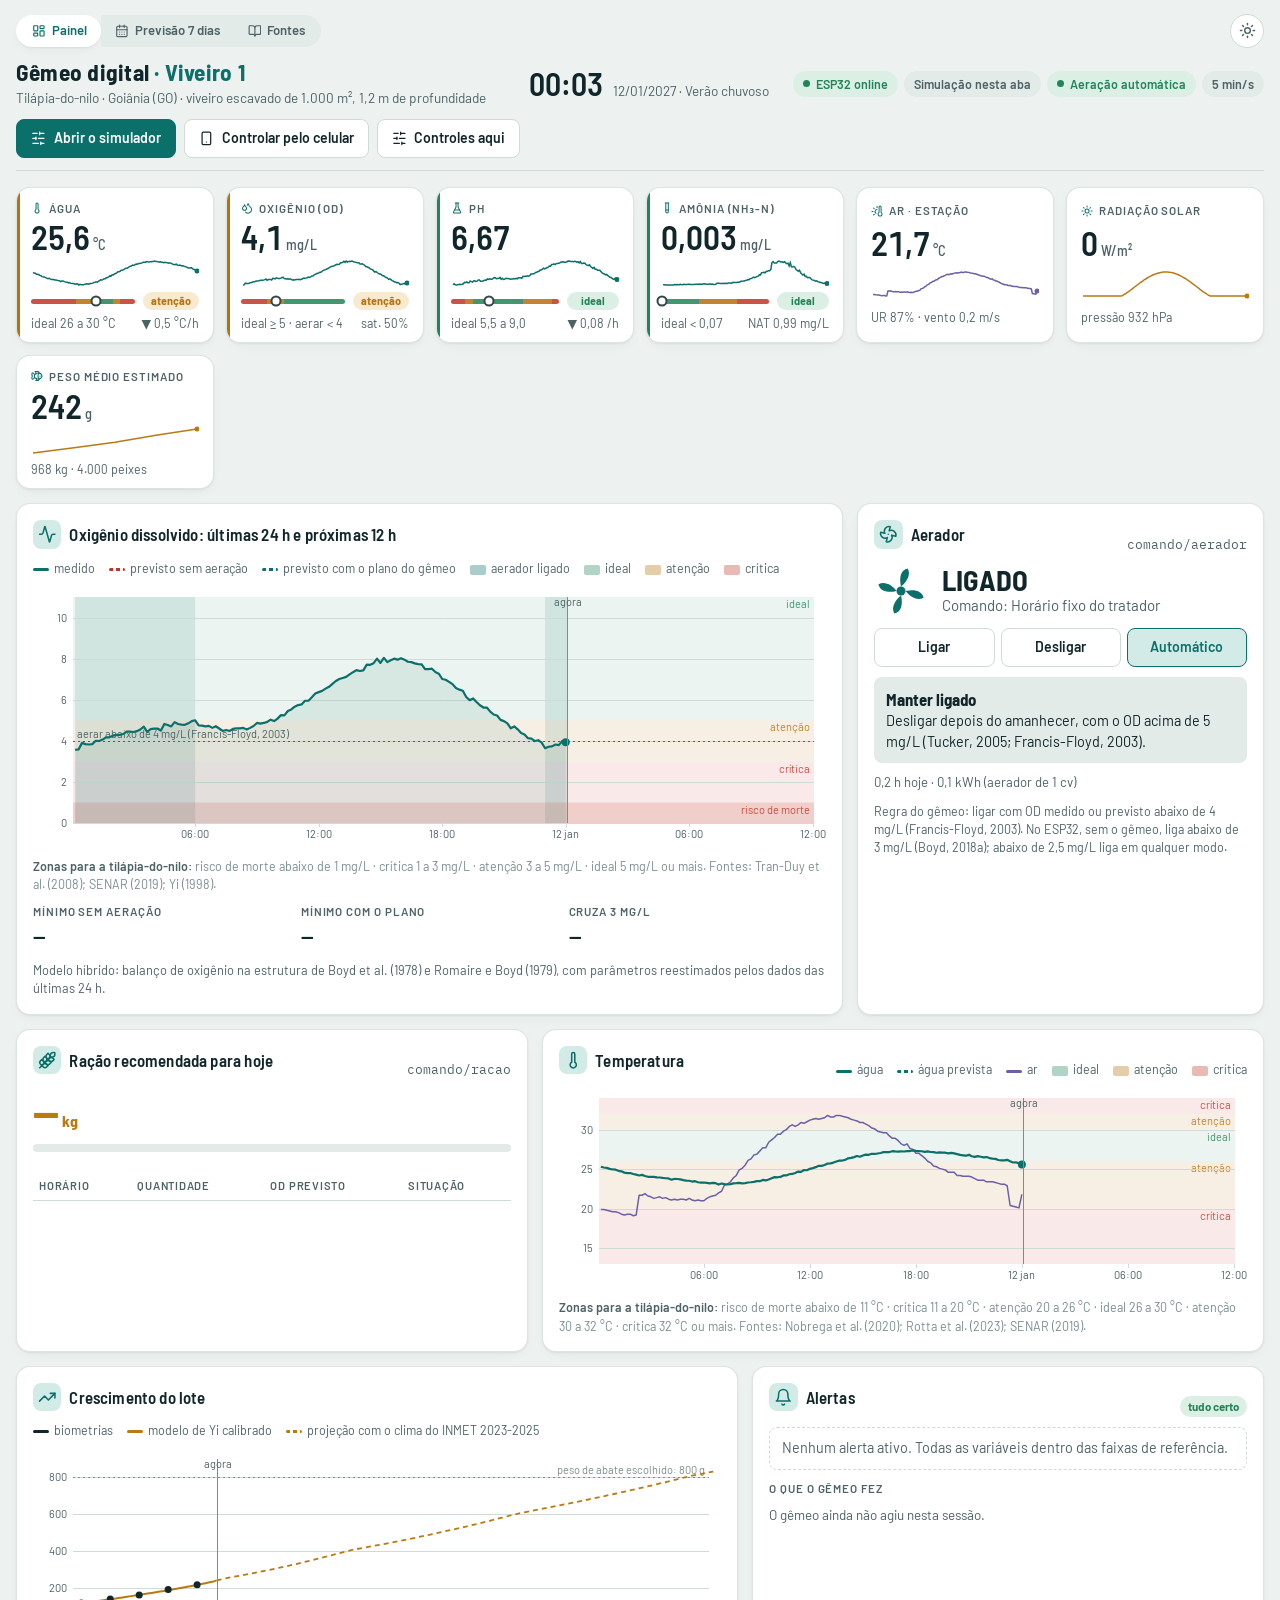
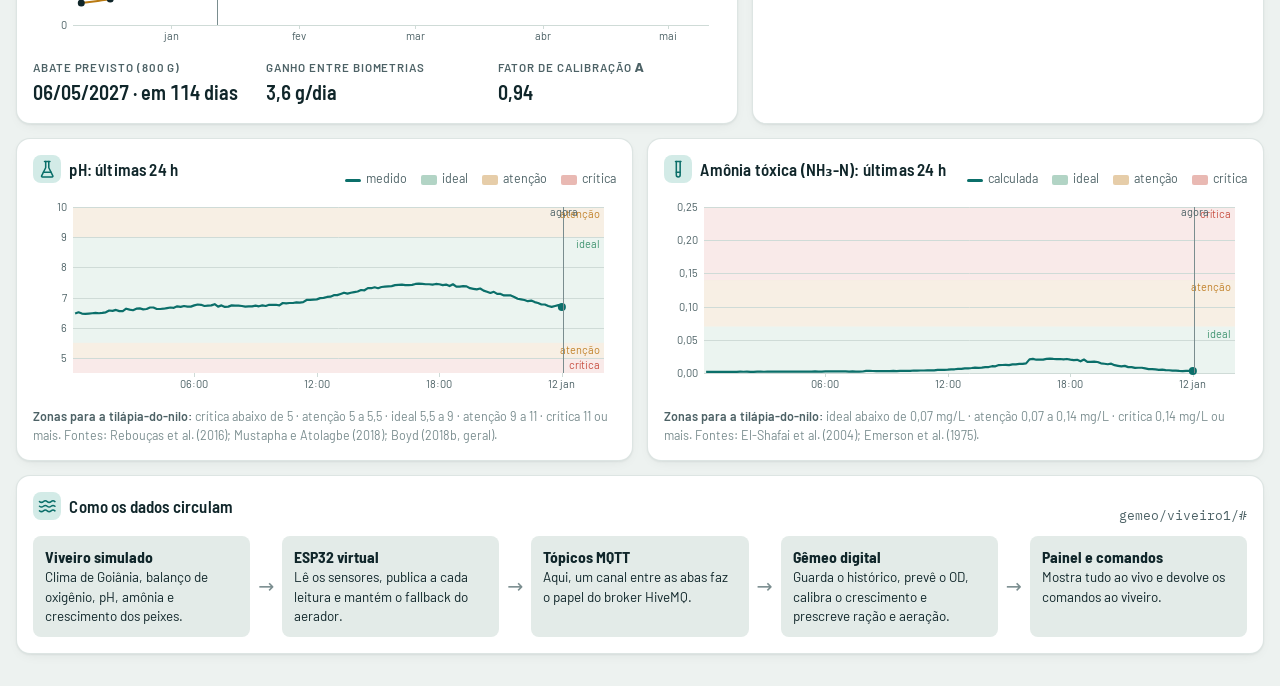
<file: index.html>
<!doctype html>
<html lang="pt-BR">
<head>
<meta charset="utf-8">
<meta name="viewport" content="width=device-width, initial-scale=1, viewport-fit=cover">
<title>Gêmeo da Tilápia</title>
<meta name="claude:viewport-fit-sides" content="cover">
<link rel="preconnect" href="https://fonts.googleapis.com"><link rel="preconnect" href="https://fonts.gstatic.com" crossorigin><link rel="stylesheet" href="https://fonts.googleapis.com/css2?family=Barlow:wght@400;500;600;700&family=Barlow+Semi+Condensed:wght@500;600;700&family=IBM+Plex+Mono:wght@400;500&display=swap">
<style>
/* Layout: faixa de status no topo, linha de leituras, grade de 12 colunas com o OD como peça central */
:root {
  --bg: #edf2f0; --surface: #ffffff; --surface-2: #e3ebe8; --ink: #10262a; --ink-2: #4d6266; --ink-3: #7a8d8f;
  --line: #cfdbd7; --accent: #0b6f6a; --accent-soft: #d3ebe7; --racao: #b97a12; --ar: #6b5fa6;
  --ok: #23845a; --ok-soft: #dcefe4; --warn: #b8700a; --warn-soft: #f8ead0; --crit: #bf3626; --crit-soft: #f7dcd7;
  --font-ui: "Barlow", "Segoe UI", system-ui, sans-serif;
  --font-num: "Barlow Semi Condensed", "Barlow", "Arial Narrow", system-ui, sans-serif;
  --font-mono: "IBM Plex Mono", ui-monospace, "SFMono-Regular", Menlo, Consolas, monospace;
  --r: 10px;
}
@media (prefers-color-scheme: dark) { :root:not([data-theme="light"]) {
  --bg: #0f1216; --surface: #171b21; --surface-2: #222830; --ink: #e7eaef; --ink-2: #a5aebb; --ink-3: #6f7a88;
  --line: #2c333d; --accent: #45b8ac; --accent-soft: #1b2f30; --racao: #e5a842; --ar: #a99be6;
  --ok: #4cc38a; --ok-soft: #16291f; --warn: #eaa53c; --warn-soft: #2f2513; --crit: #f0705e; --crit-soft: #351b1a; color-scheme: dark; } }
:root[data-theme="dark"] {
  --bg: #0f1216; --surface: #171b21; --surface-2: #222830; --ink: #e7eaef; --ink-2: #a5aebb; --ink-3: #6f7a88;
  --line: #2c333d; --accent: #45b8ac; --accent-soft: #1b2f30; --racao: #e5a842; --ar: #a99be6;
  --ok: #4cc38a; --ok-soft: #16291f; --warn: #eaa53c; --warn-soft: #2f2513; --crit: #f0705e; --crit-soft: #351b1a; color-scheme: dark; }

* { box-sizing: border-box; }
[hidden] { display: none !important; }
html, body { margin: 0; }
body { background: var(--bg); color: var(--ink); font-family: var(--font-ui); font-size: 15px; line-height: 1.45;
  padding-left: max(16px, env(safe-area-inset-left, 0px)); padding-right: max(16px, env(safe-area-inset-right, 0px)); padding-block: 0 32px; }
body::before { content: ""; position: fixed; inset: 0 0 auto; height: env(safe-area-inset-top, 0px); z-index: 10; background: var(--bg); }
h1, h2, h3 { font-family: var(--font-num); text-wrap: balance; margin: 0; letter-spacing: .01em; }
h2 { font-size: 1.05rem; font-weight: 600; }
.num { font-family: var(--font-num); font-variant-numeric: tabular-nums; }
.mono { font-family: var(--font-mono); font-size: .8rem; }
.rotulo { font-size: .72rem; text-transform: uppercase; letter-spacing: .08em; color: var(--ink-2); font-weight: 600; }
.sutil { color: var(--ink-2); }
button, select, input { font: inherit; color: inherit; }
button { cursor: pointer; }
:focus-visible { outline: 2px solid var(--accent); outline-offset: 2px; }
a { color: var(--accent); }
.wrap { max-width: 1380px; margin: 0 auto; }

/* barra de status */
.topo { position: sticky; top: env(safe-area-inset-top, 0px); z-index: 5; background: var(--bg); display: flex; flex-wrap: wrap; align-items: center; gap: 12px 24px; padding-block: 14px 12px; border-bottom: 1px solid var(--line); margin-bottom: 16px; }
.marca { display: flex; flex-direction: column; gap: 2px; min-width: 0; margin-right: auto; }
.marca h1 { font-size: 1.45rem; font-weight: 700; line-height: 1.1; }
.marca h1 span { color: var(--accent); }
.marca p { margin: 0; font-size: .85rem; color: var(--ink-2); }
.relogio { display: flex; align-items: baseline; gap: 10px; }
.relogio .hora { font-family: var(--font-num); font-size: 2rem; font-weight: 600; font-variant-numeric: tabular-nums; line-height: 1; }
.relogio .data { font-size: .85rem; color: var(--ink-2); }
.chips { display: flex; flex-wrap: wrap; gap: 6px; }
.chip { display: inline-flex; align-items: center; gap: 6px; padding: 4px 10px; border-radius: 999px; font-size: .78rem; font-weight: 600; background: var(--surface-2); color: var(--ink-2); white-space: nowrap; }
.chip::before { content: ""; width: 7px; height: 7px; border-radius: 50%; background: currentColor; }
.chip.ok { background: var(--ok-soft); color: var(--ok); } .chip.warn { background: var(--warn-soft); color: var(--warn); } .chip.crit { background: var(--crit-soft); color: var(--crit); }
.chip.neutro::before { display: none; }
.acoes-topo { display: flex; gap: 8px; flex-wrap: wrap; }
.btn { display: inline-flex; align-items: center; justify-content: center; gap: 6px; padding: 8px 14px; border-radius: 8px; border: 1px solid var(--line); background: var(--surface); font-weight: 600; font-size: .88rem; text-decoration: none; color: var(--ink); }
.btn:hover { border-color: var(--accent); }
.btn.primario { background: var(--accent); border-color: var(--accent); color: var(--surface); }
.btn.ativo { background: var(--accent-soft); border-color: var(--accent); color: var(--accent); }
.btn.perigo { border-color: var(--crit); color: var(--crit); }
.btn:disabled { opacity: .5; cursor: not-allowed; }

/* leituras */
.leituras { display: grid; grid-template-columns: repeat(auto-fit, minmax(170px, 1fr)); gap: 10px; margin-bottom: 14px; }
.tile { background: var(--surface); border: 1px solid var(--line); border-radius: var(--r); padding: 12px 14px 10px; display: grid; gap: 4px; position: relative; overflow: hidden; min-width: 0; }
.tile::after { content: ""; position: absolute; left: 0; top: 0; bottom: 0; width: 4px; background: var(--estado, transparent); }
.tile[data-estado="ok"] { --estado: var(--ok); } .tile[data-estado="atencao"] { --estado: var(--warn); } .tile[data-estado="critico"] { --estado: var(--crit); background: color-mix(in srgb, var(--crit-soft) 55%, var(--surface)); }
.tile .valor { font-family: var(--font-num); font-size: 2rem; font-weight: 600; line-height: 1; font-variant-numeric: tabular-nums; }
.tile .valor small { font-size: .9rem; font-weight: 500; color: var(--ink-2); margin-left: 3px; }
.tile .ref { font-size: .75rem; color: var(--ink-3); }
.tile canvas { width: 100%; height: 30px; display: block; }
.tile .linha2 { display: flex; justify-content: space-between; gap: 8px; font-size: .78rem; color: var(--ink-2); }

/* grade principal */
.grade { display: grid; grid-template-columns: repeat(12, minmax(0, 1fr)); gap: 14px; }
.card { background: var(--surface); border: 1px solid var(--line); border-radius: var(--r); padding: 16px; min-width: 0; display: flex; flex-direction: column; gap: 10px; }
.card header { display: flex; justify-content: space-between; align-items: baseline; gap: 10px; flex-wrap: wrap; }
.s8 { grid-column: span 8; } .s4 { grid-column: span 4; } .s6 { grid-column: span 6; } .s5 { grid-column: span 5; } .s7 { grid-column: span 7; } .s12 { grid-column: span 12; }
@media (max-width: 980px) { .s8, .s4, .s6, .s5, .s7 { grid-column: span 12; } }
.grafico { width: 100%; height: 260px; display: block; }
.grafico.baixo { height: 200px; }
.legenda { display: flex; flex-wrap: wrap; gap: 4px 14px; font-size: .78rem; color: var(--ink-2); }
.legenda i { display: inline-block; width: 16px; height: 3px; border-radius: 2px; vertical-align: middle; margin-right: 5px; background: var(--c); }
.legenda i.tr { background: repeating-linear-gradient(90deg, var(--c) 0 4px, transparent 4px 7px); }
.legenda i.bloco { height: 10px; opacity: .35; }
.resumo-od { display: grid; grid-template-columns: repeat(auto-fit, minmax(150px, 1fr)); gap: 10px; }
.kv { display: grid; gap: 2px; }
.kv b { font-family: var(--font-num); font-size: 1.25rem; font-weight: 600; font-variant-numeric: tabular-nums; }

/* aerador */
.aerador-estado { display: flex; align-items: center; gap: 14px; }
.helice { width: 54px; height: 54px; flex: none; color: var(--ink-3); }
.ligado .helice { color: var(--accent); animation: girar 1.2s linear infinite; }
@keyframes girar { to { transform: rotate(360deg); } }
@media (prefers-reduced-motion: reduce) { .ligado .helice { animation: none; } }
.aerador-estado .grande { font-family: var(--font-num); font-size: 1.8rem; font-weight: 700; line-height: 1; }
.botoes { display: grid; grid-template-columns: repeat(3, 1fr); gap: 6px; }
.recomendacao { background: var(--surface-2); border-radius: 8px; padding: 10px 12px; font-size: .9rem; }
.recomendacao strong { display: block; font-family: var(--font-num); font-size: 1.05rem; }

/* ração */
.racao-total { display: flex; align-items: baseline; gap: 12px; flex-wrap: wrap; }
.racao-total .grande { font-family: var(--font-num); font-size: 2.6rem; font-weight: 700; color: var(--racao); line-height: 1; font-variant-numeric: tabular-nums; }
.barra-comp { height: 8px; border-radius: 4px; background: var(--surface-2); position: relative; overflow: hidden; }
.barra-comp span { position: absolute; inset: 0 auto 0 0; background: var(--racao); border-radius: 4px; }
table { width: 100%; border-collapse: collapse; font-size: .88rem; }
th { text-align: left; font-size: .7rem; text-transform: uppercase; letter-spacing: .07em; color: var(--ink-2); font-weight: 600; padding: 6px 6px; border-bottom: 1px solid var(--line); }
td { padding: 7px 6px; border-bottom: 1px solid var(--line); font-variant-numeric: tabular-nums; }
tr:last-child td { border-bottom: 0; }
.tabela-rolagem { overflow-x: auto; }
.pill { display: inline-block; padding: 2px 8px; border-radius: 999px; font-size: .72rem; font-weight: 700; background: var(--surface-2); color: var(--ink-2); }
.pill.ok { background: var(--ok-soft); color: var(--ok); } .pill.warn { background: var(--warn-soft); color: var(--warn); } .pill.crit { background: var(--crit-soft); color: var(--crit); }

/* alertas */
.lista { display: grid; gap: 8px; margin: 0; padding: 0; list-style: none; }
.alerta { display: grid; grid-template-columns: auto 1fr; gap: 2px 10px; padding: 10px 12px; border-radius: 8px; background: var(--surface-2); }
.alerta .marcador { grid-row: span 2; width: 10px; height: 10px; border-radius: 50%; margin-top: 6px; background: var(--ink-3); }
.alerta.critico { background: var(--crit-soft); } .alerta.critico .marcador { background: var(--crit); }
.alerta.atencao { background: var(--warn-soft); } .alerta.atencao .marcador { background: var(--warn); }
.alerta b { font-size: .92rem; } .alerta span { font-size: .84rem; color: var(--ink-2); }
.vazio { color: var(--ink-2); font-size: .9rem; padding: 10px 12px; border: 1px dashed var(--line); border-radius: 8px; }
.log { list-style: none; margin: 0; padding: 0; display: grid; gap: 4px; max-height: 210px; overflow-y: auto; font-size: .84rem; }
.log li { display: grid; grid-template-columns: 52px 1fr; gap: 8px; }
.log li.sutil { display: block; }
.log time { color: var(--ink-3); font-family: var(--font-num); font-variant-numeric: tabular-nums; }

/* arquitetura */
.fluxo { display: flex; flex-wrap: wrap; gap: 8px; align-items: stretch; }
.fluxo div { flex: 1 1 160px; background: var(--surface-2); border-radius: 8px; padding: 10px 12px; font-size: .84rem; min-width: 0; }
.fluxo div b { display: block; font-family: var(--font-num); font-size: .98rem; }
.fluxo .seta { flex: 0 0 auto; background: none; padding: 0; align-self: center; color: var(--ink-3); font-size: 1.2rem; }
@media (max-width: 700px) { .fluxo .seta { display: none; } }

/* simulador */
.controles { display: grid; grid-template-columns: repeat(12, minmax(0, 1fr)); gap: 14px; }
.eventos { display: grid; grid-template-columns: repeat(auto-fit, minmax(210px, 1fr)); gap: 8px; }
.evento { text-align: left; padding: 10px 12px; border-radius: 8px; border: 1px solid var(--line); background: var(--surface); display: grid; gap: 2px; }
.evento:hover { border-color: var(--accent); background: var(--accent-soft); }
.evento b { font-family: var(--font-num); font-size: 1rem; }
.evento span { font-size: .8rem; color: var(--ink-2); }
.evento.ativo { border-color: var(--accent); background: var(--accent-soft); }
.slider { display: grid; grid-template-columns: 1fr auto; gap: 4px 10px; align-items: center; padding-block: 6px; border-bottom: 1px solid var(--line); }
.slider:last-child { border-bottom: 0; }
.slider label { font-weight: 600; font-size: .9rem; }
.slider output { font-family: var(--font-num); font-size: 1.2rem; font-weight: 600; font-variant-numeric: tabular-nums; text-align: right; }
.slider input[type=range] { grid-column: span 2; width: 100%; accent-color: var(--accent); }
.slider .opcoes { grid-column: span 2; display: flex; gap: 12px; flex-wrap: wrap; font-size: .8rem; color: var(--ink-2); }
.alternar { display: flex; align-items: center; justify-content: space-between; gap: 10px; padding-block: 8px; border-bottom: 1px solid var(--line); }
.alternar:last-child { border-bottom: 0; }
.alternar label { font-weight: 600; font-size: .9rem; }
.alternar small { display: block; font-weight: 400; color: var(--ink-2); font-size: .8rem; }
.troca { appearance: none; width: 44px; height: 24px; border-radius: 12px; background: var(--surface-2); border: 1px solid var(--line); position: relative; cursor: pointer; flex: none; }
.troca::after { content: ""; position: absolute; top: 2px; left: 2px; width: 18px; height: 18px; border-radius: 50%; background: var(--ink-3); transition: transform .15s; }
.troca:checked { background: var(--accent); border-color: var(--accent); }
.troca:checked::after { transform: translateX(20px); background: var(--surface); }
.velocidades { display: flex; flex-wrap: wrap; gap: 4px; }
.velocidades .btn { padding: 6px 10px; font-size: .8rem; }
.mensagens { font-family: var(--font-mono); font-size: .76rem; background: var(--surface-2); border-radius: 8px; padding: 10px; max-height: 260px; overflow: auto; white-space: pre; line-height: 1.55; }
.mensagens .top { color: var(--accent); }
.comp td:nth-child(2), .comp td:nth-child(3), .comp th:nth-child(2), .comp th:nth-child(3) { text-align: right; }
.melhor { color: var(--ok); font-weight: 700; }

/* gaveta do simulador interno */
.gaveta { position: fixed; inset: 0 0 0 auto; width: min(560px, 100%); background: var(--bg); border-left: 1px solid var(--line); z-index: 20; overflow-y: auto;
  padding: calc(16px + env(safe-area-inset-top, 0px)) max(16px, env(safe-area-inset-right, 0px)) calc(24px + env(safe-area-inset-bottom, 0px)) 16px; box-shadow: -12px 0 30px rgba(0,0,0,.18); }
.gaveta .controles > * { grid-column: span 12 !important; }
.gaveta-topo { display: flex; justify-content: space-between; align-items: center; gap: 10px; margin-bottom: 12px; }
.aviso { padding: 10px 14px; border-radius: 8px; background: var(--warn-soft); color: var(--ink); margin-bottom: 14px; display: flex; gap: 12px; align-items: center; flex-wrap: wrap; justify-content: space-between; }

.fonte-zona { margin: 0; font-size: .78rem; color: var(--ink-3); }
.fonte-zona b { color: var(--ink-2); font-weight: 600; }

/* navegação entre as páginas */
.abas { flex-basis: 100%; display: flex; flex-wrap: wrap; gap: 4px; margin-bottom: -4px; }
.abas a, .abas button { font-family: inherit; cursor: pointer; background: none; padding: 4px 10px; border-radius: 999px; font-size: .82rem; font-weight: 600; color: var(--ink-2); text-decoration: none; border: 1px solid transparent; }
.abas a:hover, .abas button:hover { color: var(--accent); border-color: var(--line); }
.abas a[aria-current="page"], .abas button[aria-current="page"] { background: var(--accent-soft); color: var(--accent); }
/* aba Previsão */
.dias { display: grid; grid-template-columns: repeat(7, minmax(0, 1fr)); gap: 10px; margin-bottom: 14px; }
@media (max-width: 980px) { .dias { grid-template-columns: repeat(auto-fill, minmax(140px, 1fr)); } }
.dia { background: var(--surface); border: 1px solid var(--line); border-radius: var(--r); padding: 10px 12px; display: grid; gap: 4px; position: relative; overflow: hidden; min-width: 0; }
.dia::after { content: ""; position: absolute; left: 0; right: 0; top: 0; height: 4px; background: var(--estado, transparent); }
.dia[data-estado="ok"] { --estado: var(--ok); } .dia[data-estado="atencao"] { --estado: var(--warn); } .dia[data-estado="critico"] { --estado: var(--crit); }
.dia .nome { font-weight: 700; font-size: .95rem; } .dia .nome small { font-weight: 500; color: var(--ink-2); margin-left: 4px; }
.dia .temps { font-family: var(--font-num); font-size: 1.35rem; font-weight: 600; font-variant-numeric: tabular-nums; }
.dia .temps small { font-size: .95rem; color: var(--ink-2); font-weight: 500; }
.dia .det { font-size: .76rem; color: var(--ink-2); display: grid; gap: 1px; }
.dia .agua { font-size: .8rem; font-weight: 600; }
table.consequencias td { vertical-align: top; }
table.consequencias ul { margin: 0; padding-left: 16px; display: grid; gap: 4px; }
table.consequencias li.critico::marker { color: var(--crit); } table.consequencias li.atencao::marker { color: var(--warn); }
.ref { color: var(--ink-3); font-size: .76rem; }
.limiar { color: var(--warn); font-size: .72rem; font-weight: 600; }
.resumo-semana { display: grid; gap: 12px; }
/* aba Fontes */
.biblio { margin: 0; padding-left: 20px; display: grid; gap: 8px; font-size: .86rem; }
.biblio a { color: var(--accent); word-break: break-all; }
.pill.info { background: var(--accent-soft); color: var(--accent); }
.tabela-rolagem { overflow-x: auto; }
.pill { white-space: nowrap; }
.barra-pv { display: flex; flex-wrap: wrap; align-items: center; justify-content: space-between; gap: 10px; margin-bottom: 14px; }
/* blocos de leitura com altura estável: o rodapé nunca quebra linha */
.tile .linha2 { white-space: nowrap; min-height: 1.3em; font-variant-numeric: tabular-nums; }
.tile .linha2 span { overflow: hidden; text-overflow: ellipsis; min-width: 0; }
.tile .linha2 span:first-child { flex: 0 1 auto; } .tile .linha2 span:last-child { flex: 0 1 auto; text-align: right; }
.tile .linha2 span:empty { display: none; }
.tile .rotulo { white-space: nowrap; overflow: hidden; text-overflow: ellipsis; }
.tile .valor { white-space: nowrap; }
.chip { white-space: nowrap; font-variant-numeric: tabular-nums; }

/* ---- refinamento visual: ícones Lucide, cartões com elevação, régua de zonas ---- */
:root { --r: 14px; --sombra: 0 1px 2px rgb(16 38 42 / .06), 0 4px 14px -6px rgb(16 38 42 / .10); }
@media (prefers-color-scheme: dark) { :root:not([data-theme="light"]) { --sombra: 0 1px 2px rgb(0 0 0 / .35), 0 6px 18px -8px rgb(0 0 0 / .5); } }
:root[data-theme="dark"] { --sombra: 0 1px 2px rgb(0 0 0 / .35), 0 6px 18px -8px rgb(0 0 0 / .5); }
.ic { width: 1.05em; height: 1.05em; flex: none; vertical-align: -0.16em; }
.card, .tile, .dia { box-shadow: var(--sombra); border-color: color-mix(in srgb, var(--line) 70%, transparent); }
.card h2 { display: inline-flex; align-items: center; gap: 8px; }
.card h2 .ic { color: var(--accent); width: 1.1em; height: 1.1em; padding: 5px; box-sizing: content-box; border-radius: 8px; background: var(--accent-soft); }
.tile .rotulo { display: flex; align-items: center; gap: 6px; }
.tile .rotulo .ic { color: var(--accent); }
.tile::after { width: 3px; }
.btn .ic { margin-right: 2px; }
.abas { gap: 0; margin-bottom: 0; }
.abas a, .abas button { display: inline-flex; align-items: center; gap: 6px; padding: 6px 14px; border: 0; border-radius: 0; background: var(--surface-2); }
.abas > :first-child { border-radius: 999px 0 0 999px; padding-left: 16px; } .abas > :last-child { border-radius: 0 999px 999px 0; padding-right: 16px; }
.abas a[aria-current="page"], .abas button[aria-current="page"] { border-radius: 999px; }
.abas a[aria-current="page"], .abas button[aria-current="page"] { background: var(--surface); color: var(--accent); box-shadow: var(--sombra); }
.regua-linha { display: flex; align-items: center; gap: 8px; min-height: 18px; }
.regua-linha .regua { flex: 1; }
.selo { font-size: .68rem; font-weight: 700; padding: 1px 8px; border-radius: 999px; background: var(--surface-2); color: var(--ink-2); white-space: nowrap; }
.selo:empty { visibility: hidden; }
.selo { min-width: 52px; text-align: center; }
.selo[data-nivel="ideal"] { background: var(--ok-soft); color: var(--ok); }
.selo[data-nivel="atencao"] { background: var(--warn-soft); color: var(--warn); }
.selo[data-nivel="critico"], .selo[data-nivel="morte"] { background: var(--crit-soft); color: var(--crit); }
.regua { position: relative; height: 5px; border-radius: 999px; opacity: .85; margin: 2px 0 1px; }
.regua b { position: absolute; top: 50%; width: 11px; height: 11px; border-radius: 50%; background: var(--surface); border: 2.5px solid var(--ink); transform: translate(-50%, -50%); transition: left .4s ease; }
.leituras { gap: 12px; }
.tile .valor { font-size: 2.1rem; }

/* linha das abas com o botão de tema */
.linha-abas { flex-basis: 100%; display: flex; align-items: center; justify-content: space-between; gap: 8px; }
.linha-abas .abas { flex-basis: auto; }
.bt-tema { display: inline-flex; align-items: center; justify-content: center; width: 34px; height: 34px; border-radius: 999px; border: 1px solid var(--line); background: var(--surface); color: var(--ink-2); padding: 0; }
.bt-tema:hover { color: var(--accent); border-color: var(--accent); }
.bt-tema .ic { width: 17px; height: 17px; }
.bt-tema .ic-lua { display: none; }
:root[data-theme="dark"] .bt-tema .ic-sol { display: none; } :root[data-theme="dark"] .bt-tema .ic-lua { display: inline; }
@media (prefers-color-scheme: dark) { :root:not([data-theme="light"]) .bt-tema .ic-sol { display: none; } :root:not([data-theme="light"]) .bt-tema .ic-lua { display: inline; } }

/* janela do QR code */
.modal { position: fixed; inset: 0; z-index: 50; background: rgb(0 0 0 / .45); display: grid; place-items: center; padding: 16px; }
.modal-caixa { background: var(--surface); color: var(--ink); border-radius: var(--r); box-shadow: var(--sombra); padding: 18px; width: min(420px, 100%); display: grid; gap: 12px; }
.modal-topo { display: flex; justify-content: space-between; align-items: center; gap: 10px; }
.modal-topo h2 { display: inline-flex; align-items: center; gap: 8px; }
.mc-qr { background: #fff; border-radius: 10px; padding: 10px; width: min(260px, 100%); margin: 0 auto; }
.mc-qr svg { display: block; width: 100%; height: auto; }
.mc-url { text-align: center; font-size: .95rem; word-break: break-all; margin: 0; color: var(--accent); }
.mc-config { display: grid; gap: 10px; }
.mc-config label { display: grid; gap: 4px; font-size: .8rem; color: var(--ink-2); font-weight: 600; }
.mc-config input { padding: 8px 10px; border-radius: 8px; border: 1px solid var(--line); background: var(--bg); font-size: .9rem; }
.mc-config details { display: grid; gap: 8px; font-size: .85rem; } .mc-config summary { cursor: pointer; color: var(--ink-2); }
.mc-config details[open] label { margin-top: 8px; }


/* clima de referência (INMET) na aba Previsão */
.clima-ref { width: 100%; border-collapse: collapse; font-size: .84rem; }
.clima-ref th, .clima-ref td { padding: .38rem .55rem; border-bottom: 1px solid var(--line); text-align: right; white-space: nowrap; }
.clima-ref th:first-child, .clima-ref td:first-child { text-align: left; }
.clima-ref th { color: var(--ink-2); font-weight: 600; font-size: .76rem; }
.clima-ref tr.atual td { background: color-mix(in srgb, var(--accent) 12%, transparent); }
.pv-comparacao { margin: 0 0 .7rem; font-size: .88rem; line-height: 1.5; }

.espera-painel p { margin: 0 0 .8rem; color: var(--ink-2); line-height: 1.5; }

/* janela do celular: nada pode alargar a caixa */
.modal-caixa > *, .mc-config > * { min-width: 0; }
.modal-caixa { max-height: calc(100dvh - 32px); overflow-y: auto; }
.mc-status { border-radius: 10px; padding: 10px 12px; font-size: .84rem; background: var(--surface-2); display: grid; gap: 6px; overflow-wrap: anywhere; }
.mc-status[data-estado="ok"] { background: var(--ok-soft); } .mc-status[data-estado="ok"] > b { color: var(--ok); }
.mc-status[data-estado="warn"] > b { color: var(--warn); }
.mc-status[data-estado="crit"] { background: var(--crit-soft); } .mc-status[data-estado="crit"] > b { color: var(--crit); }
.mc-status ul { list-style: none; margin: 0; padding: 0; display: grid; grid-template-columns: repeat(2, minmax(0, 1fr)); gap: 2px 12px; }
.mc-status li { display: flex; align-items: center; gap: 6px; color: var(--ink-2); }
.mc-status li span { margin-left: auto; font-size: .76rem; }
.mc-status li i { width: 8px; height: 8px; border-radius: 50%; background: var(--ink-3); flex: none; }
.mc-status li[data-ok="1"] i { background: var(--ok); } .mc-status li[data-ok="0"] i { background: var(--crit); }
.mc-dica { margin: 2px 0 0; color: var(--ink); line-height: 1.45; }

</style>
</head>
<body>
<div class="wrap">
  <header class="topo">
    <div class="linha-abas"><nav class="abas" role="tablist" aria-label="Seções do gêmeo"><button role="tab" data-vista="painel" aria-current="page"><svg class="ic" viewBox="0 0 24 24" fill="none" stroke="currentColor" stroke-width="2" stroke-linecap="round" stroke-linejoin="round" aria-hidden="true"><rect width="7" height="9" x="3" y="3" rx="1" /> <rect width="7" height="5" x="14" y="3" rx="1" /> <rect width="7" height="9" x="14" y="12" rx="1" /> <rect width="7" height="5" x="3" y="16" rx="1" /></svg>Painel</button><button role="tab" data-vista="previsao"><svg class="ic" viewBox="0 0 24 24" fill="none" stroke="currentColor" stroke-width="2" stroke-linecap="round" stroke-linejoin="round" aria-hidden="true"><path d="M8 2v4" /> <path d="M16 2v4" /> <rect width="18" height="18" x="3" y="4" rx="2" /> <path d="M3 10h18" /> <path d="M8 14h.01" /> <path d="M12 14h.01" /> <path d="M16 14h.01" /> <path d="M8 18h.01" /> <path d="M12 18h.01" /> <path d="M16 18h.01" /></svg>Previsão 7 dias</button><button role="tab" data-vista="fontes"><svg class="ic" viewBox="0 0 24 24" fill="none" stroke="currentColor" stroke-width="2" stroke-linecap="round" stroke-linejoin="round" aria-hidden="true"><path d="M12 7v14" /> <path d="M3 18a1 1 0 0 1-1-1V4a1 1 0 0 1 1-1h5a4 4 0 0 1 4 4 4 4 0 0 1 4-4h5a1 1 0 0 1 1 1v13a1 1 0 0 1-1 1h-6a3 3 0 0 0-3 3 3 3 0 0 0-3-3z" /></svg>Fontes</button></nav><button class="bt-tema" id="bt-tema" type="button" aria-label="Alternar tema claro e escuro" title="Tema claro / escuro"><span class="ic-sol"><svg class="ic" viewBox="0 0 24 24" fill="none" stroke="currentColor" stroke-width="2" stroke-linecap="round" stroke-linejoin="round" aria-hidden="true"><circle cx="12" cy="12" r="4" /> <path d="M12 2v2" /> <path d="M12 20v2" /> <path d="m4.93 4.93 1.41 1.41" /> <path d="m17.66 17.66 1.41 1.41" /> <path d="M2 12h2" /> <path d="M20 12h2" /> <path d="m6.34 17.66-1.41 1.41" /> <path d="m19.07 4.93-1.41 1.41" /></svg></span><span class="ic-lua"><svg class="ic" viewBox="0 0 24 24" fill="none" stroke="currentColor" stroke-width="2" stroke-linecap="round" stroke-linejoin="round" aria-hidden="true"><path d="M12 3a6 6 0 0 0 9 9 9 9 0 1 1-9-9Z" /></svg></span></button></div>
    <div class="marca">
      <h1>Gêmeo digital <span>· Viveiro 1</span></h1>
      <p>Tilápia-do-nilo · Goiânia (GO) · viveiro escavado de 1.000 m², 1,2 m de profundidade</p>
    </div>
    <div class="relogio"><span class="hora" id="hora">--:--</span><span class="data" id="data">carregando</span></div>
    <div class="chips">
      <span class="chip" id="chip-disp">ESP32</span>
      <span class="chip neutro" id="chip-fonte">Procurando simulador</span>
      <span class="chip" id="chip-aer">Aeração</span>
      <span class="chip neutro" id="chip-vel"></span>
    </div>
    <div class="acoes-topo">
      <a class="btn primario" href="simulador.html" target="_blank" rel="opener" id="bt-abrir-sim"><svg class="ic" viewBox="0 0 24 24" fill="none" stroke="currentColor" stroke-width="2" stroke-linecap="round" stroke-linejoin="round" aria-hidden="true"><line x1="21" x2="14" y1="4" y2="4" /> <line x1="10" x2="3" y1="4" y2="4" /> <line x1="21" x2="12" y1="12" y2="12" /> <line x1="8" x2="3" y1="12" y2="12" /> <line x1="21" x2="16" y1="20" y2="20" /> <line x1="12" x2="3" y1="20" y2="20" /> <line x1="14" x2="14" y1="2" y2="6" /> <line x1="8" x2="8" y1="10" y2="14" /> <line x1="16" x2="16" y1="18" y2="22" /></svg>Abrir o simulador</a>
      <button class="btn" id="bt-celular" hidden><svg class="ic" viewBox="0 0 24 24" fill="none" stroke="currentColor" stroke-width="2" stroke-linecap="round" stroke-linejoin="round" aria-hidden="true"><rect width="14" height="20" x="5" y="2" rx="2" ry="2" /> <path d="M12 18h.01" /></svg>Controlar pelo celular</button>
      <button class="btn" id="bt-controles" hidden><svg class="ic" viewBox="0 0 24 24" fill="none" stroke="currentColor" stroke-width="2" stroke-linecap="round" stroke-linejoin="round" aria-hidden="true"><line x1="21" x2="14" y1="4" y2="4" /> <line x1="10" x2="3" y1="4" y2="4" /> <line x1="21" x2="12" y1="12" y2="12" /> <line x1="8" x2="3" y1="12" y2="12" /> <line x1="21" x2="16" y1="20" y2="20" /> <line x1="12" x2="3" y1="20" y2="20" /> <line x1="14" x2="14" y1="2" y2="6" /> <line x1="8" x2="8" y1="10" y2="14" /> <line x1="16" x2="16" y1="18" y2="22" /></svg>Controles aqui</button>
    </div>
  </header>

  <div id="vista-painel">
  <div class="aviso" id="aviso-parado" hidden>
    <span>O simulador parou de enviar dados (a aba foi fechada ou está em segundo plano).</span>
    <button class="btn" id="bt-rodar-aqui">Rodar a simulação nesta aba</button>
  </div>
  <div class="aviso" id="aviso-offline" hidden><span id="aviso-offline-txt"></span></div>

  <section class="leituras" aria-label="Leituras atuais">
    <div class="tile" id="t-temp"><span class="rotulo"><svg class="ic" viewBox="0 0 24 24" fill="none" stroke="currentColor" stroke-width="2" stroke-linecap="round" stroke-linejoin="round" aria-hidden="true"><path d="M14 4v10.54a4 4 0 1 1-4 0V4a2 2 0 0 1 4 0Z" /></svg>Água</span><span class="valor">--</span><canvas aria-hidden="true"></canvas><div class="regua-linha"><div class="regua" aria-hidden="true"><b></b></div><span class="selo"></span></div><div class="linha2"><span>ideal 26 a 30 °C</span><span></span></div></div>
    <div class="tile" id="t-od"><span class="rotulo"><svg class="ic" viewBox="0 0 24 24" fill="none" stroke="currentColor" stroke-width="2" stroke-linecap="round" stroke-linejoin="round" aria-hidden="true"><path d="M7 16.3c2.2 0 4-1.83 4-4.05 0-1.16-.57-2.26-1.71-3.19S7.29 6.75 7 5.3c-.29 1.45-1.14 2.84-2.29 3.76S3 11.1 3 12.25c0 2.22 1.8 4.05 4 4.05z" /> <path d="M12.56 6.6A10.97 10.97 0 0 0 14 3.02c.5 2.5 2 4.9 4 6.5s3 3.5 3 5.5a6.98 6.98 0 0 1-11.91 4.97" /></svg>Oxigênio (OD)</span><span class="valor">--</span><canvas aria-hidden="true"></canvas><div class="regua-linha"><div class="regua" aria-hidden="true"><b></b></div><span class="selo"></span></div><div class="linha2"><span>ideal ≥ 5 · aerar &lt; 4</span><span></span></div></div>
    <div class="tile" id="t-ph"><span class="rotulo"><svg class="ic" viewBox="0 0 24 24" fill="none" stroke="currentColor" stroke-width="2" stroke-linecap="round" stroke-linejoin="round" aria-hidden="true"><path d="M10 2v7.527a2 2 0 0 1-.211.896L4.72 20.55a1 1 0 0 0 .9 1.45h12.76a1 1 0 0 0 .9-1.45l-5.069-10.127A2 2 0 0 1 14 9.527V2" /> <path d="M8.5 2h7" /> <path d="M7 16h10" /></svg>pH</span><span class="valor">--</span><canvas aria-hidden="true"></canvas><div class="regua-linha"><div class="regua" aria-hidden="true"><b></b></div><span class="selo"></span></div><div class="linha2"><span>ideal 5,5 a 9,0</span><span></span></div></div>
    <div class="tile" id="t-nh3"><span class="rotulo"><svg class="ic" viewBox="0 0 24 24" fill="none" stroke="currentColor" stroke-width="2" stroke-linecap="round" stroke-linejoin="round" aria-hidden="true"><path d="M14.5 2v17.5c0 1.4-1.1 2.5-2.5 2.5c-1.4 0-2.5-1.1-2.5-2.5V2" /> <path d="M8.5 2h7" /> <path d="M14.5 16h-5" /></svg>Amônia (NH₃-N)</span><span class="valor">--</span><canvas aria-hidden="true"></canvas><div class="regua-linha"><div class="regua" aria-hidden="true"><b></b></div><span class="selo"></span></div><div class="linha2"><span>ideal &lt; 0,07</span><span></span></div></div>
    <div class="tile" id="t-ar"><span class="rotulo"><svg class="ic" viewBox="0 0 24 24" fill="none" stroke="currentColor" stroke-width="2" stroke-linecap="round" stroke-linejoin="round" aria-hidden="true"><path d="M12 9a4 4 0 0 0-2 7.5" /> <path d="M12 3v2" /> <path d="m6.6 18.4-1.4 1.4" /> <path d="M20 4v10.54a4 4 0 1 1-4 0V4a2 2 0 0 1 4 0Z" /> <path d="M4 13H2" /> <path d="M6.34 7.34 4.93 5.93" /></svg>Ar · estação</span><span class="valor">--</span><canvas aria-hidden="true"></canvas><div class="linha2"><span></span><span></span></div></div>
    <div class="tile" id="t-sol"><span class="rotulo"><svg class="ic" viewBox="0 0 24 24" fill="none" stroke="currentColor" stroke-width="2" stroke-linecap="round" stroke-linejoin="round" aria-hidden="true"><circle cx="12" cy="12" r="4" /> <path d="M12 2v2" /> <path d="M12 20v2" /> <path d="m4.93 4.93 1.41 1.41" /> <path d="m17.66 17.66 1.41 1.41" /> <path d="M2 12h2" /> <path d="M20 12h2" /> <path d="m6.34 17.66-1.41 1.41" /> <path d="m19.07 4.93-1.41 1.41" /></svg>Radiação solar</span><span class="valor">--</span><canvas aria-hidden="true"></canvas><div class="linha2"><span></span><span></span></div></div>
    <div class="tile" id="t-peixe"><span class="rotulo"><svg class="ic" viewBox="0 0 24 24" fill="none" stroke="currentColor" stroke-width="2" stroke-linecap="round" stroke-linejoin="round" aria-hidden="true"><path d="M6.5 12c.94-3.46 4.94-6 8.5-6 3.56 0 6.06 2.54 7 6-.94 3.47-3.44 6-7 6s-7.56-2.53-8.5-6Z" /> <path d="M18 12v.5" /> <path d="M16 17.93a9.77 9.77 0 0 1 0-11.86" /> <path d="M7 10.67C7 8 5.58 5.97 2.73 5.5c-1 1.5-1 5 .23 6.5-1.24 1.5-1.24 5-.23 6.5C5.58 18.03 7 16 7 13.33" /> <path d="M10.46 7.26C10.2 5.88 9.17 4.24 8 3h5.8a2 2 0 0 1 1.98 1.67l.23 1.4" /> <path d="m16.01 17.93-.23 1.4A2 2 0 0 1 13.8 21H9.5a5.96 5.96 0 0 0 1.49-3.98" /></svg>Peso médio estimado</span><span class="valor">--</span><canvas aria-hidden="true"></canvas><div class="linha2"><span></span><span></span></div></div>
  </section>

  <main class="grade">
    <article class="card s8">
      <header><h2><svg class="ic" viewBox="0 0 24 24" fill="none" stroke="currentColor" stroke-width="2" stroke-linecap="round" stroke-linejoin="round" aria-hidden="true"><path d="M22 12h-2.48a2 2 0 0 0-1.93 1.46l-2.35 8.36a.25.25 0 0 1-.48 0L9.24 2.18a.25.25 0 0 0-.48 0l-2.35 8.36A2 2 0 0 1 4.49 12H2" /></svg>Oxigênio dissolvido: últimas 24 h e próximas 12 h</h2>
        <div class="legenda"><span><i style="--c:var(--accent)"></i>medido</span><span><i class="tr" style="--c:var(--crit)"></i>previsto sem aeração</span><span><i class="tr" style="--c:var(--accent)"></i>previsto com o plano do gêmeo</span><span><i class="bloco" style="--c:var(--accent)"></i>aerador ligado</span><span><i class="bloco" style="--c:var(--ok)"></i>ideal</span><span><i class="bloco" style="--c:var(--warn)"></i>atenção</span><span><i class="bloco" style="--c:var(--crit)"></i>crítica</span></div>
      </header>
      <canvas class="grafico" id="g-od" role="img" aria-label="Gráfico do oxigênio dissolvido medido e previsto"></canvas>
      <p class="fonte-zona" data-zona="od"></p>
      <div class="resumo-od">
        <div class="kv"><span class="rotulo">Mínimo sem aeração</span><b id="od-min">--</b></div>
        <div class="kv"><span class="rotulo">Mínimo com o plano</span><b id="od-plano">--</b></div>
        <div class="kv"><span class="rotulo">Cruza 3 mg/L</span><b id="od-cruza">--</b></div>
      </div>
      <p class="sutil" style="margin:0;font-size:.8rem">Modelo híbrido: balanço de oxigênio na estrutura de Boyd et al. (1978) e Romaire e Boyd (1979), com parâmetros reestimados pelos dados das últimas 24 h. <span id="od-modelo"></span></p>
    </article>

    <aside class="card s4" id="aerador">
      <header><h2><svg class="ic" viewBox="0 0 24 24" fill="none" stroke="currentColor" stroke-width="2" stroke-linecap="round" stroke-linejoin="round" aria-hidden="true"><path d="M10.827 16.379a6.082 6.082 0 0 1-8.618-7.002l5.412 1.45a6.082 6.082 0 0 1 7.002-8.618l-1.45 5.412a6.082 6.082 0 0 1 8.618 7.002l-5.412-1.45a6.082 6.082 0 0 1-7.002 8.618l1.45-5.412Z" /> <path d="M12 12v.01" /></svg>Aerador</h2><span class="sutil mono">comando/aerador</span></header>
      <div class="aerador-estado">
        <svg class="helice" viewBox="0 0 48 48" aria-hidden="true"><g fill="currentColor"><circle cx="24" cy="24" r="4"/><path d="M24 20c-2-8 0-15 6-16 3 6-1 12-6 16z"/><path d="M28 24c8-2 15 0 16 6-6 3-12-1-16-6z"/><path d="M24 28c2 8 0 15-6 16-3-6 1-12 6-16z"/><path d="M20 24c-8 2-15 0-16-6 6-3 12 1 16 6z"/></g></svg>
        <div><div class="grande" id="aer-estado">--</div><div class="sutil" id="aer-origem"></div></div>
      </div>
      <div class="botoes">
        <button class="btn" id="bt-ligar">Ligar</button>
        <button class="btn" id="bt-desligar">Desligar</button>
        <button class="btn" id="bt-auto">Automático</button>
      </div>
      <div class="recomendacao" id="aer-rec"></div>
      <p class="sutil" style="margin:0;font-size:.82rem" id="aer-horas"></p>
      <p class="sutil" style="margin:0;font-size:.78rem">Regra do gêmeo: ligar com OD medido ou previsto abaixo de 4 mg/L (Francis-Floyd, 2003). No ESP32, sem o gêmeo, liga abaixo de 3 mg/L (Boyd, 2018a); abaixo de 2,5 mg/L liga em qualquer modo.</p>
    </aside>

    <article class="card s5">
      <header><h2><svg class="ic" viewBox="0 0 24 24" fill="none" stroke="currentColor" stroke-width="2" stroke-linecap="round" stroke-linejoin="round" aria-hidden="true"><path d="M2 22 16 8" /> <path d="M3.47 12.53 5 11l1.53 1.53a3.5 3.5 0 0 1 0 4.94L5 19l-1.53-1.53a3.5 3.5 0 0 1 0-4.94Z" /> <path d="M7.47 8.53 9 7l1.53 1.53a3.5 3.5 0 0 1 0 4.94L9 15l-1.53-1.53a3.5 3.5 0 0 1 0-4.94Z" /> <path d="M11.47 4.53 13 3l1.53 1.53a3.5 3.5 0 0 1 0 4.94L13 11l-1.53-1.53a3.5 3.5 0 0 1 0-4.94Z" /> <path d="M20 2h2v2a4 4 0 0 1-4 4h-2V6a4 4 0 0 1 4-4Z" /> <path d="M11.47 17.47 13 19l-1.53 1.53a3.5 3.5 0 0 1-4.94 0L5 19l1.53-1.53a3.5 3.5 0 0 1 4.94 0Z" /> <path d="M15.47 13.47 17 15l-1.53 1.53a3.5 3.5 0 0 1-4.94 0L9 15l1.53-1.53a3.5 3.5 0 0 1 4.94 0Z" /> <path d="M19.47 9.47 21 11l-1.53 1.53a3.5 3.5 0 0 1-4.94 0L13 11l1.53-1.53a3.5 3.5 0 0 1 4.94 0Z" /></svg>Ração recomendada para hoje</h2><span class="sutil mono">comando/racao</span></header>
      <div class="racao-total"><span class="grande"><span id="rac-total">--</span><small style="font-size:1rem"> kg</small></span><span class="sutil" id="rac-pct"></span></div>
      <div class="kv"><span class="sutil" id="rac-base" style="font-size:.85rem"></span><div class="barra-comp"><span id="rac-barra"></span></div></div>
      <p style="margin:0;font-size:.9rem" id="rac-motivo"></p>
      <div class="tabela-rolagem"><table><thead><tr><th>Horário</th><th>Quantidade</th><th>OD previsto</th><th>Situação</th></tr></thead><tbody id="rac-ref"></tbody></table></div>
      <p class="sutil" style="margin:0;font-size:.78rem" id="rac-calib"></p>
    </article>

    <article class="card s7">
      <header><h2><svg class="ic" viewBox="0 0 24 24" fill="none" stroke="currentColor" stroke-width="2" stroke-linecap="round" stroke-linejoin="round" aria-hidden="true"><path d="M14 4v10.54a4 4 0 1 1-4 0V4a2 2 0 0 1 4 0Z" /></svg>Temperatura</h2>
        <div class="legenda"><span><i style="--c:var(--accent)"></i>água</span><span><i class="tr" style="--c:var(--accent)"></i>água prevista</span><span><i style="--c:var(--ar)"></i>ar</span><span><i class="bloco" style="--c:var(--ok)"></i>ideal</span><span><i class="bloco" style="--c:var(--warn)"></i>atenção</span><span><i class="bloco" style="--c:var(--crit)"></i>crítica</span></div>
      </header>
      <canvas class="grafico baixo" id="g-temp" role="img" aria-label="Gráfico da temperatura da água e do ar"></canvas>
      <p class="fonte-zona" data-zona="temp"></p>
    </article>

    <article class="card s7">
      <header><h2><svg class="ic" viewBox="0 0 24 24" fill="none" stroke="currentColor" stroke-width="2" stroke-linecap="round" stroke-linejoin="round" aria-hidden="true"><polyline points="22 7 13.5 15.5 8.5 10.5 2 17" /> <polyline points="16 7 22 7 22 13" /></svg>Crescimento do lote</h2>
        <div class="legenda"><span><i style="--c:var(--ink)"></i>biometrias</span><span><i style="--c:var(--racao)"></i>modelo de Yi calibrado</span><span><i class="tr" style="--c:var(--racao)"></i>projeção com o clima do INMET 2023-2025</span></div>
      </header>
      <canvas class="grafico baixo" id="g-cresc" role="img" aria-label="Gráfico do crescimento dos peixes e projeção até o abate"></canvas>
      <div class="resumo-od">
        <div class="kv"><span class="rotulo">Abate previsto (800 g)</span><b id="cr-abate">--</b></div>
        <div class="kv"><span class="rotulo">Ganho entre biometrias</span><b id="cr-ganho">--</b></div>
        <div class="kv"><span class="rotulo">Fator de calibração α</span><b id="cr-alfa">--</b></div>
      </div>
    </article>

    <article class="card s5">
      <header><h2><svg class="ic" viewBox="0 0 24 24" fill="none" stroke="currentColor" stroke-width="2" stroke-linecap="round" stroke-linejoin="round" aria-hidden="true"><path d="M6 8a6 6 0 0 1 12 0c0 7 3 9 3 9H3s3-2 3-9" /> <path d="M10.3 21a1.94 1.94 0 0 0 3.4 0" /></svg>Alertas</h2><span class="pill" id="n-alertas"></span></header>
      <ul class="lista" id="alertas"></ul>
      <span class="rotulo">O que o gêmeo fez</span>
      <ul class="log" id="acoes"></ul>
    </article>

    <article class="card s6">
      <header><h2><svg class="ic" viewBox="0 0 24 24" fill="none" stroke="currentColor" stroke-width="2" stroke-linecap="round" stroke-linejoin="round" aria-hidden="true"><path d="M10 2v7.527a2 2 0 0 1-.211.896L4.72 20.55a1 1 0 0 0 .9 1.45h12.76a1 1 0 0 0 .9-1.45l-5.069-10.127A2 2 0 0 1 14 9.527V2" /> <path d="M8.5 2h7" /> <path d="M7 16h10" /></svg>pH: últimas 24 h</h2><div class="legenda"><span><i style="--c:var(--accent)"></i>medido</span><span><i class="bloco" style="--c:var(--ok)"></i>ideal</span><span><i class="bloco" style="--c:var(--warn)"></i>atenção</span><span><i class="bloco" style="--c:var(--crit)"></i>crítica</span></div></header>
      <canvas class="grafico baixo" id="g-ph" role="img" aria-label="Gráfico do pH com as zonas para a tilápia"></canvas>
      <p class="fonte-zona" data-zona="ph"></p>
    </article>

    <article class="card s6">
      <header><h2><svg class="ic" viewBox="0 0 24 24" fill="none" stroke="currentColor" stroke-width="2" stroke-linecap="round" stroke-linejoin="round" aria-hidden="true"><path d="M14.5 2v17.5c0 1.4-1.1 2.5-2.5 2.5c-1.4 0-2.5-1.1-2.5-2.5V2" /> <path d="M8.5 2h7" /> <path d="M14.5 16h-5" /></svg>Amônia tóxica (NH₃-N): últimas 24 h</h2><div class="legenda"><span><i style="--c:var(--accent)"></i>calculada</span><span><i class="bloco" style="--c:var(--ok)"></i>ideal</span><span><i class="bloco" style="--c:var(--warn)"></i>atenção</span><span><i class="bloco" style="--c:var(--crit)"></i>crítica</span></div></header>
      <canvas class="grafico baixo" id="g-nh3" role="img" aria-label="Gráfico da amônia não ionizada com as zonas para a tilápia"></canvas>
      <p class="fonte-zona" data-zona="nh3"></p>
    </article>

    <article class="card s12">
      <header><h2><svg class="ic" viewBox="0 0 24 24" fill="none" stroke="currentColor" stroke-width="2" stroke-linecap="round" stroke-linejoin="round" aria-hidden="true"><path d="M2 6c.6.5 1.2 1 2.5 1C7 7 7 5 9.5 5c2.6 0 2.4 2 5 2 2.5 0 2.5-2 5-2 1.3 0 1.9.5 2.5 1" /> <path d="M2 12c.6.5 1.2 1 2.5 1 2.5 0 2.5-2 5-2 2.6 0 2.4 2 5 2 2.5 0 2.5-2 5-2 1.3 0 1.9.5 2.5 1" /> <path d="M2 18c.6.5 1.2 1 2.5 1 2.5 0 2.5-2 5-2 2.6 0 2.4 2 5 2 2.5 0 2.5-2 5-2 1.3 0 1.9.5 2.5 1" /></svg>Como os dados circulam</h2><span class="sutil mono">gemeo/viveiro1/#</span></header>
      <div class="fluxo">
        <div><b>Viveiro simulado</b>Clima de Goiânia, balanço de oxigênio, pH, amônia e crescimento dos peixes.</div><span class="seta">→</span>
        <div><b>ESP32 virtual</b>Lê os sensores, publica a cada leitura e mantém o fallback do aerador.</div><span class="seta">→</span>
        <div><b>Tópicos MQTT</b>Aqui, um canal entre as abas faz o papel do broker HiveMQ.</div><span class="seta">→</span>
        <div><b>Gêmeo digital</b>Guarda o histórico, prevê o OD, calibra o crescimento e prescreve ração e aeração.</div><span class="seta">→</span>
        <div><b>Painel e comandos</b>Mostra tudo ao vivo e devolve os comandos ao viveiro.</div>
      </div>
    </article>
  </main>
  </div>
  <div id="vista-previsao" hidden>
  <div class="barra-pv">
    <div class="chips"><span class="chip neutro" id="pv-chip-fonte">Carregando</span><span class="chip neutro" id="pv-chip-lote"></span></div>
    <div class="acoes-topo" role="group" aria-label="Fonte da previsão"><button class="btn" id="pv-real"><svg class="ic" viewBox="0 0 24 24" fill="none" stroke="currentColor" stroke-width="2" stroke-linecap="round" stroke-linejoin="round" aria-hidden="true"><path d="M12 2v2" /> <path d="m4.93 4.93 1.41 1.41" /> <path d="M20 12h2" /> <path d="m19.07 4.93-1.41 1.41" /> <path d="M15.947 12.65a4 4 0 0 0-5.925-4.128" /> <path d="M13 22H7a5 5 0 1 1 4.9-6H13a3 3 0 0 1 0 6Z" /></svg>Previsão real (Open-Meteo)</button><button class="btn" id="pv-sim">Clima simulado</button></div>
  </div>
  <div class="aviso" id="pv-aviso" hidden><span id="pv-aviso-txt"></span></div>

  <section class="dias" id="pv-dias" aria-label="Previsão por dia"></section>

  <main class="grade">
    <article class="card s12">
      <header><h2><svg class="ic" viewBox="0 0 24 24" fill="none" stroke="currentColor" stroke-width="2" stroke-linecap="round" stroke-linejoin="round" aria-hidden="true"><path d="M14 4v10.54a4 4 0 1 1-4 0V4a2 2 0 0 1 4 0Z" /></svg>Temperatura: ar previsto e água estimada</h2>
        <div class="legenda"><span><i style="--c:var(--ar)"></i>ar</span><span><i style="--c:var(--accent)"></i>água estimada</span><span><i class="bloco" style="--c:var(--ok)"></i>ideal</span><span><i class="bloco" style="--c:var(--warn)"></i>atenção</span><span><i class="bloco" style="--c:var(--crit)"></i>crítica</span></div>
      </header>
      <canvas class="grafico" id="pv-g-temp" role="img" aria-label="Temperatura do ar prevista e da água estimada para os próximos 7 dias"></canvas>
      <p class="fonte-zona" data-zona="temp"></p>
    </article>

    <article class="card s12">
      <header><h2><svg class="ic" viewBox="0 0 24 24" fill="none" stroke="currentColor" stroke-width="2" stroke-linecap="round" stroke-linejoin="round" aria-hidden="true"><path d="M22 12h-2.48a2 2 0 0 0-1.93 1.46l-2.35 8.36a.25.25 0 0 1-.48 0L9.24 2.18a.25.25 0 0 0-.48 0l-2.35 8.36A2 2 0 0 1 4.49 12H2" /></svg>Oxigênio dissolvido estimado</h2>
        <div class="legenda"><span><i class="tr" style="--c:var(--crit)"></i>sem aeração</span><span><i style="--c:var(--accent)"></i>com a regra do gêmeo</span><span><i class="bloco" style="--c:var(--accent)"></i>aerador ligado</span><span><i class="bloco" style="--c:var(--ok)"></i>ideal</span><span><i class="bloco" style="--c:var(--warn)"></i>atenção</span><span><i class="bloco" style="--c:var(--crit)"></i>crítica</span></div>
      </header>
      <canvas class="grafico" id="pv-g-od" role="img" aria-label="Oxigênio dissolvido estimado para os próximos 7 dias, com e sem aeração"></canvas>
      <p class="fonte-zona" data-zona="od"></p>
    </article>

    <article class="card s8">
      <header><h2><svg class="ic" viewBox="0 0 24 24" fill="none" stroke="currentColor" stroke-width="2" stroke-linecap="round" stroke-linejoin="round" aria-hidden="true"><path d="m21.73 18-8-14a2 2 0 0 0-3.48 0l-8 14A2 2 0 0 0 4 21h16a2 2 0 0 0 1.73-3" /> <path d="M12 9v4" /> <path d="M12 17h.01" /></svg>Possíveis consequências, dia a dia</h2><span class="sutil" style="font-size:.8rem">fontes entre parênteses</span></header>
      <div class="tabela-rolagem"><table class="consequencias"><thead><tr><th>Dia</th><th>Água</th><th>OD mín. sem aeração</th><th>Aerador</th><th>Ração</th><th>O que esperar</th></tr></thead><tbody id="pv-tab"></tbody></table></div>
    </article>

    <aside class="card s4">
      <header><h2><svg class="ic" viewBox="0 0 24 24" fill="none" stroke="currentColor" stroke-width="2" stroke-linecap="round" stroke-linejoin="round" aria-hidden="true"><path d="M8 2v4" /> <path d="M16 2v4" /> <rect width="18" height="18" x="3" y="4" rx="2" /> <path d="M3 10h18" /> <path d="M8 14h.01" /> <path d="M12 14h.01" /> <path d="M16 14h.01" /> <path d="M8 18h.01" /> <path d="M12 18h.01" /> <path d="M16 18h.01" /></svg>Resumo da semana</h2></header>
      <div class="resumo-semana" id="pv-resumo"></div>
      <p class="sutil" style="margin:0;font-size:.78rem" id="pv-metodo"></p>
    </aside>

    <article class="card s12">
      <header><h2><svg class="ic" viewBox="0 0 24 24" fill="none" stroke="currentColor" stroke-width="2" stroke-linecap="round" stroke-linejoin="round" aria-hidden="true"><path d="M8 2v4" /> <path d="M16 2v4" /> <rect width="18" height="18" x="3" y="4" rx="2" /> <path d="M3 10h18" /> <path d="M8 14h.01" /> <path d="M12 14h.01" /> <path d="M16 14h.01" /> <path d="M8 18h.01" /> <path d="M12 18h.01" /> <path d="M16 18h.01" /></svg>Clima de referência de Goiânia</h2><span class="sutil" style="font-size:.8rem">INMET, estação automática A002, médias de 2023 a 2025</span></header>
      <p class="pv-comparacao" id="pv-ref-semana"></p>
      <div class="tabela-rolagem"><table class="clima-ref"><thead><tr><th>Mês</th><th>Máx.</th><th>Mín.</th><th>Média</th><th>Variação diária (dp)</th><th>Chuva</th><th>Dias com chuva</th><th>Umidade</th><th>Vento</th><th>Radiação</th><th>Pressão</th></tr></thead><tbody id="pv-ref"></tbody></table></div>
      <p class="sutil" style="margin:.5rem 0 0;font-size:.78rem" id="pv-ref-nota"></p>
    </article>
  </main>

  </div>
  <div id="vista-fontes" hidden>
  <main class="grade">
    <article class="card s12">
      <header><h2><svg class="ic" viewBox="0 0 24 24" fill="none" stroke="currentColor" stroke-width="2" stroke-linecap="round" stroke-linejoin="round" aria-hidden="true"><path d="M7 16.3c2.2 0 4-1.83 4-4.05 0-1.16-.57-2.26-1.71-3.19S7.29 6.75 7 5.3c-.29 1.45-1.14 2.84-2.29 3.76S3 11.1 3 12.25c0 2.22 1.8 4.05 4 4.05z" /> <path d="M12.56 6.6A10.97 10.97 0 0 0 14 3.02c.5 2.5 2 4.9 4 6.5s3 3.5 3 5.5a6.98 6.98 0 0 1-11.91 4.97" /></svg>Zonas de qualidade da água para a tilápia-do-nilo</h2></header>
      <div class="tabela-rolagem"><table><thead><tr><th>Parâmetro</th><th>Zona</th><th>Faixa</th><th>Base</th></tr></thead><tbody id="ft-zonas"></tbody></table></div>
    </article>
    <article class="card s12">
      <header><h2><svg class="ic" viewBox="0 0 24 24" fill="none" stroke="currentColor" stroke-width="2" stroke-linecap="round" stroke-linejoin="round" aria-hidden="true"><path d="M10 2v7.527a2 2 0 0 1-.211.896L4.72 20.55a1 1 0 0 0 .9 1.45h12.76a1 1 0 0 0 .9-1.45l-5.069-10.127A2 2 0 0 1 14 9.527V2" /> <path d="M8.5 2h7" /> <path d="M7 16h10" /></svg>Valores, regras e modelos</h2><div class="legenda" id="ft-leg"></div></header>
      <div class="tabela-rolagem"><table><thead><tr><th>Item</th><th>Uso</th><th>Fonte</th><th>Tipo</th></tr></thead><tbody id="ft-itens"></tbody></table></div>
      <p class="sutil" style="margin:0;font-size:.8rem" id="ft-conta"></p>
    </article>
    <article class="card s12">
      <header><h2><svg class="ic" viewBox="0 0 24 24" fill="none" stroke="currentColor" stroke-width="2" stroke-linecap="round" stroke-linejoin="round" aria-hidden="true"><path d="M12 7v14" /> <path d="M3 18a1 1 0 0 1-1-1V4a1 1 0 0 1 1-1h5a4 4 0 0 1 4 4 4 4 0 0 1 4-4h5a1 1 0 0 1 1 1v13a1 1 0 0 1-1 1h-6a3 3 0 0 0-3 3 3 3 0 0 0-3-3z" /></svg>Referências</h2></header>
      <ol class="biblio" id="ft-refs"></ol>
    </article>
  </main>

  </div>
</div>

<div class="modal" id="modal-celular" hidden>
  <div class="modal-caixa" role="dialog" aria-modal="true" aria-labelledby="mc-tit">
    <div class="modal-topo"><h2 id="mc-tit"><svg class="ic" viewBox="0 0 24 24" fill="none" stroke="currentColor" stroke-width="2" stroke-linecap="round" stroke-linejoin="round" aria-hidden="true"><rect width="14" height="20" x="5" y="2" rx="2" ry="2" /> <path d="M12 18h.01" /></svg> Controle pelo celular</h2><button class="btn" id="bt-fechar-celular">Fechar</button></div>
    <p class="sutil" id="mc-arquivo" style="margin:0;font-size:.88rem">Para controlar pelo celular, o site precisa estar hospedado (GitHub Pages, por exemplo) ou aberto pelo <span class="mono">servidor.py</span>. Aberto direto do arquivo, o celular não consegue acessar a página.</p>
    <div id="mc-config" class="mc-config">
      <p style="margin:0;font-size:.88rem">O computador e o celular trocam mensagens por um broker MQTT na internet, com um código de sala só desta apresentação.</p>
      <label>Broker (WebSocket seguro)<input id="mc-broker" class="mono" spellcheck="false" placeholder="automático: Eclipse (443), HiveMQ, EMQX e Mosquitto"></label>
      <p class="sutil" style="margin:0;font-size:.78rem">Deixe em branco para usar os quatro brokers públicos ao mesmo tempo: se um não responder, os outros levam as mensagens.</p>
      <details><summary>Usuário e senha (só se o broker pedir)</summary>
        <label>Usuário<input id="mc-usuario" autocomplete="off"></label>
        <label>Senha<input id="mc-senha" type="password" autocomplete="off"></label>
        <p class="sutil" style="margin:0;font-size:.78rem">Use uma credencial só para a demo: ela vai junto no QR code e fica visível no navegador.</p>
      </details>
      <button class="btn primario" id="bt-mc-conectar">Conectar e gerar o QR code</button>
    </div>
    <div id="mc-conectado" class="mc-config" hidden>
      <div class="mc-status" id="mc-estado" role="status" aria-live="polite"></div>
      <div class="mc-qr" id="mc-qr"></div>
      <p class="mono mc-url" id="mc-url"></p>
      <p class="sutil" style="margin:0;font-size:.85rem">Aponte a câmera do celular para o código. O celular vira o controle remoto: a simulação continua rodando neste painel, que mostra tudo no projetor.</p>
      <p class="sutil" style="margin:0;font-size:.78rem" id="mc-outros"></p>
      <button class="btn" id="bt-mc-desligar">Desconectar e trocar de sala</button>
    </div>
  </div>
</div>

<div class="gaveta" id="gaveta" hidden>
  <div class="gaveta-topo"><h2>Simulador nesta aba</h2><button class="btn" id="bt-fechar-gaveta">Fechar</button></div>
  <p class="sutil" style="margin:0 0 12px;font-size:.85rem">Para apresentar com duas telas, use "Abrir o simulador": a simulação passa para a outra aba sem perder o estado.</p>
  <div class="controles" id="controles-internos"></div>
</div>

<script>window.MODO_GEMEO = "painel";</script>
<script>
/* =====================================================================
   GÊMEO DIGITAL · VIVEIRO 1 · TILÁPIA-DO-NILO · GOIÂNIA (GO)
   Parte 1: contraparte física virtual (clima, água, peixes, dispositivo)
   e modelos do gêmeo (crescimento de Yi 1998, previsão híbrida de OD,
   ração do dia, aeração e alertas). Roda no navegador e também no Node
   (para testes), sem servidor e sem bibliotecas.
   ===================================================================== */
'use strict';

/* ---------------- utilidades ---------------- */
const clamp = (x, a, b) => Math.max(a, Math.min(b, x));
const H = 3600e3, MIN = 60e3, DIA = 24 * H;
function rng(seed) {                       // gerador pseudoaleatório reprodutível
  let s = seed >>> 0 || 1;
  return () => { s ^= s << 13; s >>>= 0; s ^= s >> 17; s ^= s << 5; s >>>= 0; return s / 4294967296; };
}
function gauss(r) { const u = Math.max(1e-9, r()), v = r(); return Math.sqrt(-2 * Math.log(u)) * Math.cos(2 * Math.PI * v); }
// O relógio simulado guarda a hora local de Goiânia codificada como UTC.
const horaDe = t => { const d = new Date(t); return d.getUTCHours() + d.getUTCMinutes() / 60; };
const mesDe = t => new Date(t).getUTCMonth();
const diaDoAno = t => { const d = new Date(t); return Math.floor((t - Date.UTC(d.getUTCFullYear(), 0, 1)) / DIA) + 1; };
const p2 = n => String(n).padStart(2, '0');
const fmtHora = t => { const d = new Date(t); return p2(d.getUTCHours()) + ':' + p2(d.getUTCMinutes()); };
const fmtData = t => { const d = new Date(t); return p2(d.getUTCDate()) + '/' + p2(d.getUTCMonth() + 1) + '/' + d.getUTCFullYear(); };
const MESES = ['jan', 'fev', 'mar', 'abr', 'mai', 'jun', 'jul', 'ago', 'set', 'out', 'nov', 'dez'];
const fmtDiaMes = t => { const d = new Date(t); return d.getUTCDate() + ' ' + MESES[d.getUTCMonth()]; };

/* ---------------- clima de Goiânia ----------------
   Estação automática A002 Goiânia (GO) do INMET, dados horários de 01/01/2023 a 31/12/2025 [inmet].
   Médias calculadas pelo protótipo a partir dos três arquivos anuais do Banco de Dados Meteorológicos
   (2023.zip, 2024.zip, 2025.zip). Horas sem leitura (-9999) foram ignoradas; 2025 tem falhas de
   junho a dezembro, então esses meses pesam mais 2023 e 2024. Hora local = UTC − 3.
   tmax/tmin = média das máximas/mínimas diárias; chuva = total médio do mês; pchuva = fração de dias
   com 1 mm ou mais; rad = radiação global média em MJ/m²/dia; anomDP = desvio-padrão da temperatura
   média diária em torno da média do mês; anomAR1 = correlação de um dia com o seguinte. */
const NORMAIS = {
  tmax: [31.1, 32.1, 31.9, 31.8, 30.7, 30.4, 31.1, 32.8, 36.1, 34.6, 33.0, 32.2],
  tmin: [20.5, 20.0, 20.4, 19.9, 16.0, 14.7, 13.4, 15.4, 19.1, 21.2, 20.9, 20.6],
  tmed: [24.3, 24.6, 24.8, 24.5, 22.5, 21.7, 21.6, 23.5, 27.1, 26.7, 25.6, 25.0],
  chuva: [267.6, 236.2, 153.5, 151.7, 28.0, 5.7, 0.0, 7.8, 20.8, 179.4, 299.5, 235.4],
  pchuva: [0.60, 0.61, 0.46, 0.37, 0.01, 0.01, 0.00, 0.04, 0.13, 0.42, 0.62, 0.66],
  ur: [76, 73, 73, 73, 64, 60, 52, 44, 42, 61, 69, 72],
  vento: [0.8, 0.8, 0.8, 0.8, 0.9, 0.8, 0.9, 1.1, 1.1, 0.9, 0.8, 0.8],
  pressao: [930.8, 931.8, 932.0, 931.8, 934.1, 935.3, 936.0, 934.5, 932.3, 930.8, 930.3, 930.4],
  rad: [18.6, 19.3, 17.1, 16.3, 16.0, 14.5, 15.3, 15.9, 19.2, 18.3, 19.1, 19.4],
  anomDP: [1.26, 1.40, 1.33, 1.02, 1.42, 1.07, 1.25, 2.01, 1.54, 2.22, 2.02, 1.49],
  anomAR1: 0.69,
  // ciclo médio de cada hora local (0 a 23 h), um vetor por mês
  hT: [
    [21.9, 21.6, 21.4, 21.2, 21.0, 20.9, 20.9, 21.8, 23.6, 25.3, 26.8, 27.8, 28.4, 28.8, 28.8, 28.2, 27.4, 26.5, 25.4, 24.1, 23.5, 23.1, 22.6, 22.3],
    [21.8, 21.5, 21.2, 21.0, 20.8, 20.6, 20.4, 21.2, 23.2, 25.5, 27.6, 29.0, 29.4, 29.7, 29.5, 29.2, 28.4, 27.8, 26.1, 24.7, 23.6, 22.9, 22.5, 22.1],
    [22.2, 21.9, 21.6, 21.3, 21.1, 20.9, 20.8, 21.5, 23.6, 25.9, 27.4, 28.7, 29.3, 29.7, 29.6, 29.3, 28.4, 27.3, 26.0, 24.7, 24.0, 23.5, 23.0, 22.5],
    [21.7, 21.4, 21.1, 20.9, 20.7, 20.5, 20.3, 20.7, 23.2, 25.6, 27.5, 28.9, 29.6, 29.9, 30.1, 29.6, 28.7, 27.1, 25.3, 24.2, 23.5, 22.9, 22.4, 22.0],
    [18.9, 18.4, 17.8, 17.4, 16.9, 16.6, 16.3, 16.7, 19.9, 23.3, 25.9, 27.6, 28.7, 29.3, 29.8, 29.6, 28.8, 27.0, 24.6, 23.2, 22.0, 21.1, 20.3, 19.5],
    [18.1, 17.5, 16.8, 16.5, 16.0, 15.6, 15.2, 15.4, 17.9, 22.1, 25.1, 27.2, 28.3, 28.9, 29.3, 29.4, 28.0, 26.6, 24.2, 22.5, 21.3, 20.4, 19.5, 18.7],
    [17.7, 17.0, 16.2, 15.6, 14.9, 14.4, 13.9, 14.0, 17.0, 21.4, 25.2, 27.4, 28.6, 29.5, 30.0, 30.2, 29.0, 27.5, 24.8, 23.2, 21.6, 20.5, 19.5, 18.6],
    [19.7, 18.9, 18.1, 17.4, 16.8, 16.3, 16.2, 16.9, 20.5, 24.1, 27.1, 29.1, 30.4, 31.3, 31.5, 31.4, 30.8, 29.4, 26.9, 25.1, 23.5, 22.4, 21.1, 20.4],
    [23.2, 22.4, 21.9, 21.1, 20.6, 20.2, 20.0, 21.2, 24.7, 28.6, 31.2, 32.9, 33.9, 34.3, 34.6, 34.4, 33.9, 32.3, 29.9, 28.1, 26.9, 25.8, 25.0, 24.1],
    [23.6, 23.2, 22.8, 22.5, 22.1, 21.8, 21.7, 23.3, 25.6, 27.9, 29.9, 31.1, 32.1, 32.5, 32.5, 32.0, 31.3, 30.1, 28.4, 27.0, 26.0, 25.2, 24.7, 24.1],
    [22.7, 22.4, 22.1, 21.8, 21.6, 21.4, 21.6, 23.1, 25.3, 27.3, 28.8, 29.9, 30.4, 30.8, 30.6, 30.4, 29.5, 28.3, 26.5, 25.2, 24.6, 23.9, 23.5, 23.1],
    [22.3, 21.9, 21.6, 21.4, 21.3, 21.1, 21.2, 22.4, 24.3, 26.3, 27.6, 28.8, 29.6, 29.9, 30.1, 29.6, 28.7, 28.0, 26.2, 24.8, 24.0, 23.3, 22.9, 22.5]
  ],
  hUR: [
    [87, 88, 89, 90, 90, 90, 91, 88, 80, 71, 65, 61, 58, 56, 56, 59, 62, 65, 69, 76, 79, 81, 83, 84],
    [86, 86, 88, 89, 90, 90, 91, 89, 81, 71, 62, 55, 52, 51, 51, 52, 55, 58, 65, 72, 77, 80, 82, 84],
    [84, 86, 87, 88, 89, 90, 90, 88, 79, 68, 62, 57, 54, 52, 52, 53, 57, 60, 66, 72, 75, 79, 81, 83],
    [86, 88, 89, 89, 90, 90, 90, 90, 80, 69, 61, 54, 51, 50, 48, 50, 53, 59, 67, 73, 77, 80, 82, 85],
    [80, 82, 84, 86, 87, 88, 88, 88, 76, 62, 53, 46, 41, 38, 36, 36, 37, 44, 53, 59, 65, 70, 73, 77],
    [74, 76, 79, 81, 83, 84, 85, 85, 77, 60, 48, 40, 36, 33, 31, 30, 33, 37, 46, 52, 58, 62, 67, 71],
    [66, 68, 72, 74, 77, 79, 81, 82, 72, 54, 41, 33, 29, 26, 25, 24, 25, 29, 36, 41, 48, 53, 58, 62],
    [54, 57, 61, 64, 67, 70, 70, 68, 57, 44, 35, 29, 26, 23, 22, 22, 22, 24, 29, 34, 38, 43, 47, 51],
    [50, 53, 56, 60, 62, 64, 65, 64, 50, 37, 30, 26, 23, 23, 22, 23, 23, 26, 30, 35, 37, 41, 45, 48],
    [72, 74, 76, 78, 80, 81, 81, 76, 66, 56, 49, 45, 42, 40, 40, 41, 44, 46, 51, 57, 61, 65, 68, 71],
    [80, 82, 83, 85, 86, 86, 87, 81, 71, 62, 56, 52, 49, 48, 48, 48, 51, 56, 63, 68, 72, 76, 78, 79],
    [84, 86, 87, 88, 89, 89, 89, 86, 76, 67, 61, 56, 52, 51, 51, 51, 55, 58, 65, 71, 75, 78, 81, 83]
  ],
  hV: [
    [0.3, 0.3, 0.2, 0.3, 0.3, 0.2, 0.2, 0.4, 0.8, 1.1, 1.3, 1.4, 1.5, 1.6, 1.5, 1.6, 1.4, 1.2, 0.8, 0.6, 0.5, 0.5, 0.4, 0.5],
    [0.4, 0.3, 0.3, 0.3, 0.4, 0.3, 0.4, 0.4, 0.8, 1.1, 1.4, 1.5, 1.7, 1.5, 1.4, 1.4, 1.4, 1.2, 1.0, 0.6, 0.6, 0.6, 0.6, 0.4],
    [0.4, 0.3, 0.3, 0.3, 0.3, 0.3, 0.3, 0.5, 0.8, 1.0, 1.3, 1.5, 1.6, 1.4, 1.5, 1.4, 1.2, 1.1, 0.7, 0.6, 0.4, 0.4, 0.5, 0.4],
    [0.3, 0.3, 0.3, 0.3, 0.3, 0.4, 0.4, 0.4, 0.7, 1.1, 1.3, 1.5, 1.4, 1.5, 1.4, 1.3, 1.3, 1.2, 0.9, 0.6, 0.5, 0.5, 0.4, 0.3],
    [0.4, 0.4, 0.3, 0.3, 0.4, 0.4, 0.4, 0.5, 0.8, 1.3, 1.8, 2.0, 1.8, 1.6, 1.6, 1.4, 1.3, 1.1, 0.6, 0.5, 0.4, 0.4, 0.5, 0.4],
    [0.5, 0.5, 0.4, 0.4, 0.4, 0.4, 0.4, 0.4, 0.6, 1.1, 1.7, 1.9, 1.7, 1.7, 1.5, 1.4, 1.2, 0.9, 0.6, 0.4, 0.5, 0.5, 0.5, 0.5],
    [0.5, 0.5, 0.5, 0.4, 0.4, 0.3, 0.4, 0.4, 0.6, 1.1, 1.8, 1.9, 1.9, 1.7, 1.6, 1.5, 1.3, 1.1, 0.5, 0.5, 0.5, 0.5, 0.6, 0.5],
    [0.7, 0.7, 0.6, 0.6, 0.6, 0.6, 0.6, 0.7, 1.0, 1.5, 1.8, 1.9, 1.9, 1.9, 1.7, 1.7, 1.6, 1.3, 0.8, 0.9, 0.8, 0.6, 0.7, 0.6],
    [0.4, 0.4, 0.4, 0.4, 0.5, 0.6, 0.6, 0.6, 1.0, 1.6, 1.8, 1.9, 1.9, 2.0, 2.0, 1.9, 1.7, 1.4, 1.0, 0.8, 0.7, 0.7, 0.6, 0.5],
    [0.5, 0.4, 0.4, 0.5, 0.4, 0.4, 0.4, 0.7, 1.0, 1.3, 1.5, 1.6, 1.5, 1.6, 1.6, 1.5, 1.5, 1.1, 0.9, 0.7, 0.7, 0.4, 0.5, 0.6],
    [0.4, 0.3, 0.3, 0.4, 0.3, 0.3, 0.3, 0.5, 0.8, 1.2, 1.4, 1.5, 1.5, 1.5, 1.6, 1.5, 1.5, 1.3, 1.0, 0.7, 0.7, 0.5, 0.5, 0.5],
    [0.4, 0.4, 0.2, 0.2, 0.3, 0.4, 0.3, 0.5, 0.9, 1.2, 1.4, 1.5, 1.5, 1.5, 1.5, 1.6, 1.3, 1.3, 0.9, 0.7, 0.6, 0.6, 0.5, 0.4]
  ],
  hP: [
    [931.6, 931.1, 930.6, 930.4, 930.3, 930.6, 931.1, 931.7, 932.2, 932.6, 932.6, 932.3, 931.6, 930.8, 930.0, 929.2, 928.7, 928.6, 928.9, 929.6, 930.3, 931.1, 931.7, 931.9],
    [932.5, 932.1, 931.7, 931.4, 931.4, 931.7, 932.0, 932.6, 933.2, 933.5, 933.5, 933.2, 932.7, 931.9, 931.0, 930.2, 929.6, 929.5, 929.8, 930.4, 931.2, 932.0, 932.7, 932.9],
    [932.6, 932.3, 931.9, 931.7, 931.6, 931.8, 932.2, 932.7, 933.4, 933.8, 933.8, 933.5, 932.9, 931.9, 931.0, 930.2, 929.9, 929.9, 930.2, 930.7, 931.4, 932.2, 932.7, 932.8],
    [932.4, 932.0, 931.7, 931.5, 931.4, 931.5, 932.0, 932.6, 933.2, 933.6, 933.7, 933.2, 932.4, 931.5, 930.6, 929.9, 929.7, 929.9, 930.3, 930.9, 931.5, 932.1, 932.4, 932.5],
    [934.5, 934.2, 933.8, 933.7, 933.6, 933.9, 934.4, 935.0, 935.6, 936.1, 936.0, 935.6, 934.8, 933.9, 933.0, 932.6, 932.5, 932.7, 933.0, 933.3, 933.9, 934.2, 934.6, 934.6],
    [935.7, 935.4, 935.1, 934.9, 934.9, 935.1, 935.5, 936.1, 936.9, 937.2, 937.1, 936.7, 935.9, 935.0, 934.1, 933.6, 933.5, 933.7, 934.1, 934.5, 935.0, 935.5, 935.7, 935.7],
    [936.5, 936.2, 935.8, 935.6, 935.5, 935.7, 936.2, 936.8, 937.5, 937.9, 938.0, 937.6, 936.8, 935.8, 934.9, 934.3, 934.2, 934.4, 934.8, 935.0, 935.7, 936.0, 936.5, 936.6],
    [935.1, 934.7, 934.4, 934.2, 934.2, 934.4, 935.0, 935.6, 936.1, 936.5, 936.5, 936.0, 935.1, 934.2, 933.2, 932.7, 932.5, 932.7, 933.1, 933.5, 934.1, 934.6, 934.9, 935.1],
    [932.9, 932.5, 932.0, 931.9, 931.9, 932.3, 933.1, 933.8, 934.3, 934.4, 934.3, 933.8, 932.9, 931.9, 930.9, 930.2, 930.0, 930.2, 930.6, 931.2, 931.8, 932.4, 932.8, 933.0],
    [931.3, 930.9, 930.4, 930.3, 930.4, 930.8, 931.3, 932.0, 932.6, 932.8, 932.7, 932.3, 931.4, 930.3, 929.3, 928.6, 928.3, 928.5, 929.1, 929.9, 930.6, 931.3, 931.8, 931.7],
    [930.9, 930.4, 929.9, 929.7, 929.9, 930.3, 930.8, 931.4, 931.9, 932.2, 932.0, 931.6, 930.9, 930.0, 929.0, 928.3, 928.0, 928.1, 928.6, 929.3, 930.2, 930.9, 931.3, 931.3],
    [930.9, 930.4, 930.0, 929.9, 930.0, 930.3, 930.9, 931.5, 931.9, 932.2, 932.2, 931.8, 931.1, 930.3, 929.4, 928.7, 928.2, 928.2, 928.6, 929.3, 930.1, 930.8, 931.3, 931.4]
  ],
  hChuva: [
    [15.9, 15.1, 4.5, 2.9, 1.1, 1.5, 3.7, 6.3, 5.2, 2.5, 10.6, 8.9, 10.8, 5.3, 8.9, 10.9, 21.9, 42.5, 17.7, 14.5, 11.2, 18.6, 19.1, 8.1],
    [10.2, 6.7, 5.4, 5.3, 5.0, 3.4, 1.8, 4.5, 2.0, 0.3, 0.3, 0.5, 0.6, 5.5, 18.7, 36.6, 23.2, 9.6, 3.5, 6.2, 31.4, 22.7, 16.9, 16.2],
    [1.8, 4.3, 4.7, 3.1, 14.4, 10.5, 1.8, 0.5, 2.0, 0.7, 6.1, 3.9, 8.8, 8.9, 9.2, 7.5, 23.0, 14.7, 3.7, 3.1, 3.5, 4.5, 5.4, 7.3],
    [0.7, 1.0, 1.8, 3.3, 8.7, 3.9, 4.5, 1.4, 2.9, 0.1, 0.4, 0.2, 0.7, 0.4, 13.7, 6.0, 10.9, 35.8, 14.5, 15.0, 7.7, 2.0, 6.1, 10.2],
    [0.0, 0.0, 0.0, 0.0, 0.1, 0.0, 0.1, 0.1, 0.0, 0.0, 0.0, 0.1, 0.0, 0.0, 0.0, 0.0, 0.0, 0.2, 21.8, 2.9, 0.2, 0.0, 0.0, 0.0],
    [1.9, 2.4, 0.1, 0.0, 3.0, 0.8, 0.3, 0.1, 0.0, 0.1, 0.0, 0.0, 0.0, 0.0, 0.1, 0.0, 0.0, 0.0, 0.0, 0.0, 0.0, 0.0, 0.0, 0.0],
    [0.0, 0.0, 0.0, 0.0, 0.0, 0.0, 0.0, 0.0, 0.0, 0.0, 0.0, 0.0, 0.0, 0.0, 0.0, 0.0, 0.0, 0.0, 0.0, 0.0, 0.0, 0.0, 0.0, 0.0],
    [0.0, 0.0, 0.0, 1.6, 0.2, 0.0, 0.0, 0.5, 0.0, 0.0, 0.0, 0.3, 0.1, 0.0, 0.0, 0.1, 0.1, 0.0, 0.0, 0.0, 0.0, 1.6, 2.0, 0.4],
    [0.1, 0.9, 0.1, 0.0, 1.6, 0.0, 0.2, 0.1, 0.4, 0.0, 0.1, 0.3, 0.1, 4.8, 2.4, 0.9, 0.7, 0.7, 4.2, 0.4, 0.0, 0.5, 0.1, 0.1],
    [8.3, 1.3, 4.1, 0.5, 14.9, 11.3, 3.3, 1.9, 0.6, 3.7, 3.0, 3.7, 11.2, 6.6, 4.1, 19.9, 16.4, 3.0, 7.5, 12.9, 17.7, 12.5, 3.5, 7.5],
    [19.9, 20.6, 14.4, 37.3, 6.5, 2.1, 4.9, 3.2, 0.8, 1.2, 1.7, 0.9, 1.6, 3.1, 1.6, 14.7, 22.9, 50.0, 36.3, 22.1, 11.0, 11.8, 4.6, 6.3],
    [2.1, 6.5, 11.0, 6.9, 13.1, 11.0, 8.7, 7.6, 6.0, 6.6, 4.2, 3.0, 2.8, 4.7, 4.9, 7.3, 25.1, 12.2, 23.9, 8.0, 13.6, 13.3, 15.1, 2.9]
  ],
  extremos: { tmax: 41.1, tmin: 6.2, chuvaDia: 91.2 },
  periodo: '2023–2025', estacao: 'A002 Goiânia'
};
// pressão média medida na estação (727 m de altitude), média dos 12 meses
const PRESSAO_LOCAL = NORMAIS.pressao.reduce((x, y) => x + y, 0) / 12;
// valor do ciclo horário no instante h (horas decimais), interpolando entre as horas
const cicloHora = (v, h) => { const i = Math.floor(h) % 24, f = h - Math.floor(h); return v[i] * (1 - f) + v[(i + 1) % 24] * f; };
// a média das horas suaviza os extremos; o formato do ciclo médio é esticado até a máxima e a mínima diárias médias
const cicloTemp = (m, h) => { const v = NORMAIS.hT[m], lo = Math.min(...v), hi = Math.max(...v); return NORMAIS.tmin[m] + (cicloHora(v, h) - lo) / (hi - lo) * (NORMAIS.tmax[m] - NORMAIS.tmin[m]); };
const LAT = -16.68 * Math.PI / 180;
function radiacaoCeuLimpo(t) {           // W/m², céu limpo, latitude de Goiânia
  const doy = diaDoAno(t), h = horaDe(t);
  const dec = 23.44 * Math.PI / 180 * Math.sin(2 * Math.PI * (284 + doy) / 365);
  const ang = (h - 12.2) * 15 * Math.PI / 180;
  const s = Math.sin(LAT) * Math.sin(dec) + Math.cos(LAT) * Math.cos(dec) * Math.cos(ang);
  return s > 0 ? 1080 * Math.pow(s, 1.2) : 0;
}

// razão média entre a radiação medida (INMET) e a de céu limpo, por mês: calibra a nebulosidade do simulador
const KT_MES = NORMAIS.rad.map((r, m) => {
  const t0 = Date.UTC(2025, m, 15); let cs = 0;
  for (let t = t0; t < t0 + DIA; t += 10 * MIN) cs += radiacaoCeuLimpo(t) * 600 / 1e6;
  return Math.min(0.95, r / cs);
});
class Clima {
  constructor(seed) { this.r = rng(seed); this.dia = -1; this.anom = 0; this.chuvoso = false; this.nuvemDia = 0.85; this.Ta = 24; this.UR = 70; this.rad = 0; this.chuva = 0; this.vento = 1; this.pressao = PRESSAO_LOCAL; this.nuvem = 0.85; this.ruidoVento = 0; }
  passo(t, ctl) {
    const m = mesDe(t), h = horaDe(t), dia = Math.floor(t / DIA);
    if (dia !== this.dia) {                // sorteios diários com as estatísticas do INMET A002 2023-2025
      this.dia = dia;
      // anomalia da média diária: AR(1) com o desvio-padrão e a autocorrelação medidos
      const rho = NORMAIS.anomAR1;
      this.anom = rho * this.anom + Math.sqrt(1 - rho * rho) * NORMAIS.anomDP[m] * gauss(this.r);
      const p = NORMAIS.pchuva[m];
      this.chuvoso = this.r() < p;
      // nebulosidade: média do mês igual à razão medida/céu limpo; dia de chuva com 65% dessa luz
      const kt = KT_MES[m], fSeco = p < 1 ? (1 - 0.65 * p) / (1 - p) : 1;
      this.nuvemDia = clamp(kt * (this.chuvoso ? 0.65 : fSeco) * (1 + 0.12 * gauss(this.r)), 0.1, 1);
      // hora de início da chuva sorteada pela distribuição horária da chuva no mês (linha h = chuva entre h-1 e h)
      const pesos = NORMAIS.hChuva[m], tot = pesos.reduce((x, y) => x + y, 0);
      let u = this.r() * tot, hh = 0; while (hh < 23 && u > pesos[hh]) { u -= pesos[hh]; hh++; }
      this.inicioChuva = (hh + 23) % 24 + this.r();
      this.mmDia = p > 0 ? NORMAIS.chuva[m] / (30.4 * p) : 0;
    }
    const dh = (h - this.inicioChuva + 24) % 24;
    const chovendoAgora = (ctl.chuvaForcada || (this.chuvoso && dh < 3));
    this.chuva = chovendoAgora ? (ctl.chuvaForcada ? 12 : this.mmDia / 3) : 0;
    this.nuvem = ctl.nuvemManual != null ? ctl.nuvemManual : (chovendoAgora ? 0.25 : this.nuvemDia);
    this.rad = radiacaoCeuLimpo(t) * this.nuvem;
    // ciclo horário médio do mês (INMET), mais a anomalia do dia; a chuva esfria o ar
    this.Ta = cicloTemp(m, h) + this.anom + ctl.deltaTempAr - (chovendoAgora ? 2.5 : 0);
    this.UR = clamp(cicloHora(NORMAIS.hUR[m], h) - 2.5 * this.anom + (chovendoAgora ? 20 : 0) - ctl.deltaTempAr * 1.2, 15, 100);
    this.ruidoVento = 0.9 * (this.ruidoVento || 0) + 0.1 * gauss(this.r);
    this.vento = Math.max(0, cicloHora(NORMAIS.hV[m], h) * (1 + 0.8 * this.ruidoVento) + ctl.ventoExtra + (chovendoAgora ? 2 : 0));
    this.pressao = cicloHora(NORMAIS.hP[m], h) - ctl.deltaTempAr * 0.3;
  }
}

/* ---------------- modelo de crescimento de Yi (1998) ----------------
   dW/dt = b(1-a)·h·τ(T)·δ(OD)·υ(NH3)·f·W^m − k(T)·W^n            [yi1998]
   Parâmetros conforme a tabela de Dampin et al. (2012), que cita a origem de cada um [dampin2012]. */
const YI = { h: 0.8, m: 0.67, n: 0.81, b: 0.62, a: 0.53, kmin: 0.00133, j: 0.0132, Tmin: 15, Topt: 33, Tmax: 41, DOcrit: 1.0, DOmin: 0.3, UIAcrit: 0.06, UIAmax: 1.4 };
function tau(T) {
  if (T <= YI.Tmin || T >= YI.Tmax) return 0;
  const x = T < YI.Topt ? (YI.Topt - T) / (YI.Topt - YI.Tmin) : (T - YI.Topt) / (YI.Tmax - YI.Topt);
  return Math.exp(-4.6 * Math.pow(x, 4));
}
const delta = od => od >= YI.DOcrit ? 1 : od <= YI.DOmin ? 0 : (od - YI.DOmin) / (YI.DOcrit - YI.DOmin);
const upsilon = u => u <= YI.UIAcrit ? 1 : u >= YI.UIAmax ? 0 : (YI.UIAmax - u) / (YI.UIAmax - YI.UIAcrit);
const kCatab = T => YI.kmin * Math.exp(YI.j * (T - YI.Tmin));
/* Yi (1998) foi feito para viveiros fertilizados (alimento natural). Para ração extrusada usamos um
   fator de equivalência E, derivado (não arbitrado) da conversão alimentar esperada da tabela SENAR
   (2019): CA 1,3 para peixes de 150–250 g com 3,0% do peso vivo/dia em água de 25–28 °C [senar2019].
   Resolve-se: ganho(W=200 g, T=26,5 °C, ração 3%) = ração / 1,3. */
const E_RACAO = (() => {
  const W = 200, T = 26.5, C = W * 0.030, CA = 1.3;
  return (C / CA + kCatab(T) * Math.pow(W, YI.n)) / (YI.b * (1 - YI.a) * C);
})();
// saciedade (g de ração/peixe/dia) = ração máxima de Yi convertida por E
const apetiteYi = (W, T, od, uia, alfa = 1) => alfa * YI.h * tau(T) * delta(od) * upsilon(uia) * Math.pow(W, YI.m) / E_RACAO;
// ganho diário (g/dia) dado o consumo de ração C (g/peixe/dia)
const ganhoYi = (W, T, C, alfa = 1) => YI.b * (1 - YI.a) * alfa * E_RACAO * C - kCatab(T) * Math.pow(W, YI.n);

/* ---------------- química da água ---------------- */
// saturação de O2 em água doce (mg/L), Benson e Krause (1984) [benson1984]; correção de pressão simplificada (proporcional)
function odSat(T, p = 1013.25) {
  const K = T + 273.15;
  const ln = -139.34411 + 1.575701e5 / K - 6.642308e7 / (K * K) + 1.2438e10 / (K * K * K) - 8.621949e11 / (K * K * K * K);
  return Math.exp(ln) * p / 1013.25;
}
// fração de amônia não ionizada: pKa = 0,09018 + 2729,92/T(K), Emerson et al. (1975) [emerson1975]
const fracNH3 = (T, pH) => 1 / (1 + Math.pow(10, 0.09018 + 2729.92 / (T + 273.15) - pH));

/* tabela de arraçoamento para viveiro escavado, SENAR (2019), Tabela 1 [senar2019]:
   [peso máximo da faixa (g), % do peso vivo/dia, refeições/dia, CA esperada] */
const TABELA_RACAO = [[5, 14.0, 5, 1.0], [10, 8.0, 4, 1.0], [20, 5.0, 3, 1.1], [50, 4.5, 3, 1.1], [150, 3.4, 3, 1.2], [250, 3.0, 3, 1.3],
  [400, 2.2, 2, 1.4], [600, 1.4, 2, 1.6], [800, 1.0, 2, 1.7], [Infinity, 0.8, 2, 1.8]];
const faixaTabela = W => TABELA_RACAO.find(([lim]) => W <= lim);
const pctTabela = W => faixaTabela(W)[1];
const refeicoesTabela = W => faixaTabela(W)[2];

/* consumo de O2 da tilápia-do-nilo (mg O2/kg/h) por peso e temperatura, Kim e Jo (1999) [kimjo1999];
   interpolação log-linear entre os pontos medidos (4, 40, 120, 400 g; 20, 25, 30 °C) */
const KJ = { W: [4, 40, 120, 400], T: [20, 25, 30], v: [[318.8, 435.2, 611.1], [214.9, 345.9, 538.4], [84.1, 151.5, 320.8], [69.4, 115.9, 236.0]] };
function consumoO2Tilapia(W, T) {
  const lw = Math.log(clamp(W, 4, 400));
  let i = 0; while (i < 2 && lw > Math.log(KJ.W[i + 1])) i++;
  const fw = (lw - Math.log(KJ.W[i])) / (Math.log(KJ.W[i + 1]) - Math.log(KJ.W[i]));
  const linha = KJ.T.map((_, k) => Math.log(KJ.v[i][k]) * (1 - fw) + Math.log(KJ.v[i + 1][k]) * fw);
  const Tc = clamp(T, 12, 34), k = Tc <= 25 ? 0 : 1;
  const ft = (Tc - KJ.T[k]) / 5;
  return Math.exp(linha[k] + (linha[k + 1] - linha[k]) * ft);
}
/* aerador de pás de 1 cv (0,75 kW) com eficiência padrão de 3,0 kg O2/kWh, no meio da faixa de
   2,7–3,4 kg O2/kWh de Tucker (2005) [tucker2005]: kLa = SOTR / (V · ODsat a 20 °C) */
const POTENCIA_AERADOR_KW = 0.75;

/* ---------------- viveiro (verdade simulada) ---------------- */
const VIVEIRO = { area: 1000, prof: 1.2, vol: 1200 };
const KLA_AERADOR = 3.0 * POTENCIA_AERADOR_KW * 1000 / (VIVEIRO.vol * odSat(20));   // ≈ 0,21 por hora
class Viveiro {
  constructor(nome, N, W, Tw) {
    Object.assign(this, { nome, N, N0: N, W, Tw, OD: 7, pH: 7.6, TAN: 0.4, carga: 10, intestino: 0, aerador: false, algas: 1 });
    this.ac = { racao: 0, consumida: 0, desperdicio: 0, horasAerador: 0, odMin: 99, mortos: 0, biomassa0: N * W / 1000 };
    this.ultimaBiometria = { t: 0, W };
  }
  get biomassa() { return this.N * this.W / 1000; }   // kg
  get uia() { return this.TAN * fracNH3(this.Tw, this.pH); }
  passo(dtMin, clima, ctl, verdade) {
    const dt = dtMin / 60;  // horas
    // temperatura da água: tende à temperatura do ar com atraso de ~10 h, de modo que a média diária
    // da água fica perto da média do ar (Rotta et al., 2023) [rotta2023]; o atraso é do simulador
    this.Tw += (clima.Ta - this.Tw) * dt / 10;
    const Tw = this.Tw, sat = odSat(Tw, clima.pressao);
    // balanço de oxigênio (mg/L/h): estrutura de Boyd et al. (1978) e Romaire e Boyd (1979) [boyd1978, romaire1979]:
    // fotossíntese ∝ radiação; respiração do plâncton e do fundo; respiração dos peixes; difusão; aerador.
    // Coeficientes de fotossíntese, respiração da água e difusão: calibrados no simulador (sem fonte).
    const P = 2.3 * this.algas * clima.rad / 1000 * Math.pow(1.036, Tw - 20);
    const Rw = (0.22 * Math.pow(1.07, Tw - 20)) * ctl.respExtra + 0.01 * this.carga;
    const cPeixe = consumoO2Tilapia(this.W, Tw) * clamp(this.OD / 2.5, 0, 1) * (1 + 0.6 * this.intestino / Math.max(1, this.W * 0.01));
    const Rf = this.biomassa / VIVEIRO.vol * cPeixe / 1000;
    const kSup = 0.03 + 0.015 * clima.vento;
    const aerando = this.aerador && !ctl.falhaAerador;
    const Aer = aerando ? KLA_AERADOR : 0;
    this.OD = clamp(this.OD + (P - Rw - Rf + (kSup + Aer) * (sat - this.OD)) * dt, 0, 25);
    if (aerando) this.ac.horasAerador += dt;
    // pH acompanha o CO2 (fotossíntese x respiração)
    const pHalvo = 7.4 + 0.9 * Math.log2(clamp(this.OD / sat, 0.3, 3));
    this.pH += (pHalvo - this.pH) * dt * 0.6;
    // digestão e crescimento (Yi 1998, com eficiência "real" diferente da literatura)
    const proc = this.intestino * Math.min(1, dt / 4);
    this.intestino -= proc;
    const T = Tw, uia = this.uia;
    const dW = verdade.alfa * YI.b * (1 - YI.a) * E_RACAO * proc - kCatab(T) * Math.pow(this.W, YI.n) * dt / 24;
    this.W = Math.max(1, this.W + dW);
    // nitrogênio amoniacal e carga orgânica
    const decomp = this.carga * 0.01 * dt;
    this.carga -= decomp;
    this.TAN = Math.max(0, this.TAN + decomp * 0.04 - this.TAN * 0.04 * dt * (0.8 + 0.5 * clima.rad / 800));
    // mortalidade por hipóxia, amônia e temperatura
    let mort = 0;
    // limiares: OD de 1,0–1,5 mg/L por algumas horas pode matar (Boyd, 2018a); abaixo de ~12 °C há risco de morte (Kubitza, 2011).
    // As taxas por hora são do simulador (sem fonte).
    if (this.OD < 1.0) mort += 0.03; else if (this.OD < 1.5) mort += 0.006;
    if (uia > 1.0) mort += 0.004;
    if (Tw <= 11) mort += 0.01;   // nobrega2020: mortalidade entre ~11 e 6 °C
    const mortos = this.N * mort * dt;
    this.N -= mortos; this.ac.mortos += mortos;
    this.ac.odMin = Math.min(this.ac.odMin, this.OD);
  }
  // uma refeição: os peixes comem até o apetite; o resto vira desperdício e carga orgânica
  alimentar(kg, fracaoDoDia, verdade) {
    if (kg <= 0) return { ofertado: 0, consumido: 0 };
    const comport = clamp((this.OD - 2.5) / 1.0, 0, 1);             // peixe com OD baixo come menos (SENAR: só alimentar com OD > 3); curva do simulador
    const apet = apetiteYi(this.W, this.Tw, this.OD, this.uia, verdade.alfa) * comport * fracaoDoDia * this.N / 1000 * 1.15;
    const cons = Math.min(kg, apet), desp = kg - cons;
    this.intestino += cons * 1000 / this.N;
    this.carga += (desp * 1.1 + cons * 0.25) * 1000 / VIVEIRO.vol;
    this.TAN += cons * 1000 * 0.03 / VIVEIRO.vol;
    Object.assign(this.ac, { racao: this.ac.racao + kg, consumida: this.ac.consumida + cons, desperdicio: this.ac.desperdicio + desp });
    return { ofertado: kg, consumido: cons };
  }
}

/* ---------------- cenários sazonais ---------------- */
const CENARIOS = {
  verao:   { nome: 'Verão chuvoso', detalhe: 'janeiro', inicio: Date.UTC(2027, 0, 12, 0), N: 4000, W: 110 },
  inverno: { nome: 'Inverno seco', detalhe: 'julho', inicio: Date.UTC(2027, 6, 8, 0), N: 4000, W: 110 },
  seca:    { nome: 'Fim da seca, calor', detalhe: 'setembro', inicio: Date.UTC(2027, 8, 14, 0), N: 4000, W: 110 }
};
const CONTROLES_PADRAO = () => ({ offsetOD: 0, deltaTempAr: 0, nuvemManual: null, chuvaForcada: false, ventoExtra: 0, respExtra: 1, falhaAerador: false, internet: true, manejo: 'gemeo', travas: {} });

/* ---------------- simulador: relógio, dois viveiros e o ESP32 virtual ----------------
   "principal" é o viveiro que o gêmeo acompanha e comanda.
   "sombra" recebe o mesmo clima com manejo tradicional, para comparação. */
const TOPICO = 'gemeo/viveiro1/';
const PREAQUECIMENTO_DIAS = 35;
class Simulador {
  constructor(cenario = 'verao', seed = 7) { this.reiniciar(cenario, seed); }
  reiniciar(cenario, seed = 7) {
    const c = CENARIOS[cenario];
    this.cenario = cenario; this.seed = seed;
    this.ctl = CONTROLES_PADRAO();
    this.clima = new Clima(seed);
    this.verdade = { alfa: 1.08 };                      // eficiência real do lote (o gêmeo não conhece)
    this.t = c.inicio - PREAQUECIMENTO_DIAS * DIA;
    const Tw0 = NORMAIS.tmed[mesDe(c.inicio)];
    this.v = new Viveiro('gemeo', c.N, c.W, Tw0);
    this.s = new Viveiro('tradicional', c.N, c.W, Tw0);
    this.historico = [];          // leituras a cada 10 min (o que o "banco" do gêmeo recebe)
    this.diario = [];             // resumo diário (médias), guardado por todo o ciclo
    this.acDia = null;
    this.biometrias = [];         // pesagens
    this.refeicoes = [];          // refeições do viveiro principal
    this.eventos = [];
    this.temporarios = [];        // efeitos de cenário com hora para acabar
    this.origemAerador = 'tradicional';
    this.modoAeracao = 'AUTO';
    this.ultimoComando = -Infinity; // último contato do gêmeo (tempo simulado)
    this.gemeoAtivo = false;       // há um painel do gêmeo conectado?
    this.planoRacao = null;
    this.r = rng(seed * 31 + 1);
    this.amostra = 0;
    // pré-aquecimento: 35 dias de histórico com manejo tradicional, para o painel abrir com dados
    const passoAntes = this.ctl.manejo; this.ctl.manejo = 'tradicional';
    this.preaquecendo = true;
    while (this.t < c.inicio) this.avancar(10);
    this.preaquecendo = false; this.ctl.manejo = passoAntes;
    this.v.ac = { racao: 0, consumida: 0, desperdicio: 0, horasAerador: 0, odMin: 99, mortos: 0, biomassa0: this.v.biomassa };
    this.s.ac = { racao: 0, consumida: 0, desperdicio: 0, horasAerador: 0, odMin: 99, mortos: 0, biomassa0: this.s.biomassa };
    this.inicioComparacao = this.t;
  }
  // leitura dos sensores com ruído (o que o ESP32 publicaria)
  leituras() {
    const r = this.r, v = this.v, c = this.clima, n = s => gauss(r) * s;
    const tr = this.ctl.travas;
    return {
      'agua/temperatura': +(tr.Tw ?? v.Tw + n(0.05)).toFixed(2),
      'agua/od': +Math.max(0, (tr.OD ?? v.OD + n(0.06)) + this.ctl.offsetOD).toFixed(2),
      'agua/ph': +(tr.pH ?? v.pH + n(0.02)).toFixed(2),
      'agua/amonia_total': +Math.max(0, tr.TAN ?? v.TAN + n(0.01)).toFixed(2),
      'clima/temperatura_ar': +(c.Ta + n(0.1)).toFixed(1),
      'clima/umidade': +c.UR.toFixed(0),
      'clima/radiacao': +c.rad.toFixed(0),
      'clima/chuva': +c.chuva.toFixed(1),
      'clima/vento': +c.vento.toFixed(1),
      'clima/pressao': +c.pressao.toFixed(1),
      'atuador/aerador': v.aerador ? 'LIGADO' : 'DESLIGADO',
      'atuador/aerador_origem': this.origemAerador.toUpperCase().replace(/ /g, '_'),
      'biomassa/quantidade': Math.round(v.N),
      'status': this.ctl.internet ? 'ONLINE' : 'OFFLINE'
    };
  }
  // aplica travas do apresentador no estado (o valor travado vira o estado real)
  aplicarTravas() {
    const tr = this.ctl.travas, v = this.v;
    if (tr.Tw != null) v.Tw = tr.Tw;
    if (tr.OD != null) v.OD = tr.OD;
    if (tr.pH != null) v.pH = tr.pH;
    if (tr.TAN != null) v.TAN = tr.TAN;
  }
  avancar(minutos) {
    const out = [];
    let resto = minutos;
    while (resto > 0) {
      const dt = Math.min(1, resto); resto -= dt;
      const t0 = this.t; this.t += dt * MIN;
      if (this.temporarios.length) this.expirarEfeitos();
      this.clima.passo(this.t, this.ctl);
      this.aplicarTravas();
      this.v.passo(dt, this.clima, this.ctl, this.verdade);
      this.s.passo(dt, this.clima, this.ctl, this.verdade);
      this.aplicarTravas();
      this.controleLocal(t0);
      this.manejoTradicional(t0);
      // biometria semanal às 07:00 (quinta-feira simulada) e amostragem do histórico a cada 10 min
      if (Math.floor(t0 / DIA) !== Math.floor(this.t / DIA)) this.virouDia();
      if (Math.floor(t0 / H) !== Math.floor(this.t / H) && Math.round(horaDe(this.t)) === 7 && new Date(this.t).getUTCDay() === 4) out.push(this.biometria());
      if (Math.floor(t0 / (10 * MIN)) !== Math.floor(this.t / (10 * MIN))) { const am = this.amostraHistorico(); this.historico.push(am); this.acumularDia(am); }
    }
    const limite = this.t - 3 * DIA;
    while (this.historico.length && this.historico[0].t < limite) this.historico.shift();
    return out;
  }
  amostraHistorico() {
    const L = this.leituras();
    return { t: this.t, Tw: L['agua/temperatura'], OD: L['agua/od'], pH: L['agua/ph'], TAN: L['agua/amonia_total'], Ta: L['clima/temperatura_ar'], UR: L['clima/umidade'], rad: L['clima/radiacao'], chuva: L['clima/chuva'], vento: L['clima/vento'], aer: this.v.aerador ? 1 : 0, online: this.ctl.internet ? 1 : 0 };
  }
  virouDia() {
    const a = this.acDia;
    if (a && a.n) this.diario.push({ t: a.t, Tw: +(a.Tw / a.n).toFixed(2), OD: +(a.OD / a.n).toFixed(2), ODmin: +a.ODmin.toFixed(2), Ta: +(a.Ta / a.n).toFixed(2) });
    this.acDia = { t: this.t, n: 0, Tw: 0, OD: 0, ODmin: 99, Ta: 0 };
  }
  acumularDia(am) {
    if (!this.acDia) this.acDia = { t: Math.floor(this.t / DIA) * DIA, n: 0, Tw: 0, OD: 0, ODmin: 99, Ta: 0 };
    const a = this.acDia; a.n++; a.Tw += am.Tw; a.OD += am.OD; a.Ta += am.Ta; a.ODmin = Math.min(a.ODmin, am.OD);
  }
  biometria() {
    const W = this.v.W * (1 + gauss(this.r) * 0.02);
    const b = { t: this.t, W: +W.toFixed(1), N: Math.round(this.v.N), Wsombra: +this.s.W.toFixed(1) };
    this.biometrias.push(b);
    this.v.ultimaBiometria = { t: this.t, W: b.W };
    this.s.ultimaBiometria = { t: this.t, W: this.s.W * (1 + gauss(this.r) * 0.03) };
    return { tipo: 'biometria', ...b };
  }
  // ESP32 virtual: sem o gêmeo (internet caída ou painel fechado) liga o aerador se OD < 3
  controleLocal(t0) {
    const gemeoPresente = this.ctl.internet && this.gemeoAtivo && (this.t - this.ultimoComando < 90 * MIN);
    const v = this.v;
    if (this.preaquecendo || (!gemeoPresente && this.ctl.manejo === 'gemeo') || this.ctl.manejo === 'tradicional') {
      if (this.ctl.manejo === 'tradicional' || this.preaquecendo) {
        // manejo tradicional: aerador ligado das 23h às 6h, mais o produtor ligando se o peixe boquejar
        const h = horaDe(this.t);
        const ligar = (h >= 23 || h < 6) || v.OD < 2;
        if (ligar !== v.aerador) { v.aerador = ligar; this.origemAerador = 'tradicional'; }
      } else {
        if (v.OD < 3 && !v.aerador) { v.aerador = true; this.origemAerador = 'fallback local'; this.registrar('Fallback local: OD abaixo de 3 mg/L sem contato com o gêmeo, aerador ligado'); }
        else if (v.OD > 5 && v.aerador) { v.aerador = false; this.origemAerador = 'fallback local'; this.registrar('Fallback local: OD acima de 5 mg/L, aerador desligado'); }
      }
    }
    // intertravamento de segurança do ESP32: OD abaixo de 2,5 mg/L liga o aerador em qualquer modo
    if (v.OD < 2.5 && !v.aerador) { v.aerador = true; this.origemAerador = 'seguranca local'; if (!this.preaquecendo) this.registrar('Segurança local: OD abaixo de 2,5 mg/L, aerador ligado'); }
    // sombra: sempre tradicional
    const h = horaDe(this.t), s = this.s;
    s.aerador = (h >= 23 || h < 6) || s.OD < 2;
  }
  // tratador seguindo a tabela: 2 refeições (8h e 16h) pelo peso da última biometria, sem ajuste
  manejoTradicional(t0) {
    const h0 = horaDe(t0), h1 = horaDe(this.t);
    const cruzou = hh => (h0 < hh && h1 >= hh) || (h1 < h0 && hh <= h1);
    for (const hh of [8, 16]) if (cruzou(hh)) {
      for (const viv of [this.s, this.v]) {
        if (viv === this.v && !this.preaquecendo && this.ctl.manejo === 'gemeo' && this.gemeoAtivo && this.ctl.internet) continue;
        const kg = viv.N * viv.ultimaBiometria.W * pctTabela(viv.ultimaBiometria.W) / 100 / 1000 / 2;
        const r = viv.alimentar(kg, 0.5, this.verdade);
        if (viv === this.v) this.refeicoes.push({ t: this.t, kg: +kg.toFixed(2), origem: 'tabela' });
      }
    }
  }
  // comando vindo do gêmeo (o que chegaria em gemeo/viveiro1/comando/...)
  comando(topico, valor) {
    if (!this.ctl.internet) return false;
    this.ultimoComando = this.t; this.gemeoAtivo = true;
    if (topico === 'servidor/status') return true;
    if (topico === 'comando/aerador') {
      const ligar = valor === 'LIGAR';
      if (ligar !== this.v.aerador) this.registrar('Comando do gêmeo: aerador ' + (ligar ? 'ligado' : 'desligado'));
      this.v.aerador = ligar; this.origemAerador = 'gemeo';
    } else if (topico === 'comando/racao' && this.ctl.manejo === 'gemeo') {
      const kg = +valor;
      const r = this.v.alimentar(kg, 1 / refeicoesTabela(this.v.W), this.verdade);   // fração do apetite do dia: uma das refeições da tabela
      this.refeicoes.push({ t: this.t, kg, origem: 'gemeo' });
      // a sombra já come pela tabela no manejoTradicional
    }
    return true;
  }
  // efeito temporário: muda um controle (ou o viveiro) e desfaz depois de "horas" simuladas
  efeito(chave, valor, horas, rotulo) {
    this.temporarios = this.temporarios.filter(e => { if (e.chave === chave) { this.setar(chave, e.normal); return false; } return true; });
    const normal = this.ler(chave);
    this.setar(chave, valor);
    if (horas) this.temporarios.push({ chave, normal, ate: this.t + horas * H, rotulo });
    if (rotulo) this.registrar(rotulo);
  }
  ler(chave) { const [o, k] = chave.split('.'); return o === 'v' ? this.v[k] : this.ctl[k]; }
  setar(chave, val) { const [o, k] = chave.split('.'); if (o === 'v') { this.v[k] = val; if (k === 'algas') this.s[k] = val; } else this.ctl[k] = val; }
  expirarEfeitos() {
    this.temporarios = this.temporarios.filter(e => { if (this.t >= e.ate) { this.setar(e.chave, e.normal); this.registrar('Fim do efeito: ' + (e.rotulo || e.chave)); return false; } return true; });
  }
  // previsão do tempo do mundo simulado: copia o estado e roda só o clima por N dias
  // (o sorteio diário é refeito, então a previsão não é igual ao que vai acontecer, como na vida real)
  previsaoClima(nDias = 7) {
    const c = Simulador.restaurar(this.snapshot());
    c.clima.r = rng((this.seed + 97) * 13 + Math.floor(this.t / DIA));
    const dias = [];
    const inicio = Math.floor(this.t / DIA) * DIA + DIA;
    while (c.t < inicio) { c.t += 10 * MIN; c.expirarEfeitos(); c.clima.passo(c.t, c.ctl); }
    for (let d = 0; d < nDias; d++) {
      const acc = { t: c.t, tmax: -99, tmin: 99, chuva: 0, rad: 0, vento: 0 };
      for (let k = 0; k < 144; k++) {
        c.t += 10 * MIN; c.expirarEfeitos(); c.clima.passo(c.t, c.ctl);
        acc.tmax = Math.max(acc.tmax, c.clima.Ta); acc.tmin = Math.min(acc.tmin, c.clima.Ta);
        acc.chuva += c.clima.chuva / 6; acc.rad += c.clima.rad * 600 / 1e6; acc.vento = Math.max(acc.vento, c.clima.vento);
      }
      dias.push({ t: acc.t, tmax: +acc.tmax.toFixed(1), tmin: +acc.tmin.toFixed(1), chuva: +acc.chuva.toFixed(1), rad: +acc.rad.toFixed(1), vento: +acc.vento.toFixed(1) });
    }
    return dias;
  }
  registrar(txt) { this.eventos.push({ t: this.t, txt }); if (this.eventos.length > 60) this.eventos.shift(); }
  comparacao() {
    const f = (v) => {
      const ganho = v.biomassa - v.ac.biomassa0;
      return { racao: v.ac.racao, desperdicio: v.ac.desperdicio, ganho, ca: ganho > 0.5 ? v.ac.racao / ganho : null, horasAerador: v.ac.horasAerador, odMin: v.ac.odMin, mortos: v.ac.mortos, W: v.W, N: v.N };
    };
    return { dias: (this.t - this.inicioComparacao) / DIA, gemeo: f(this.v), tradicional: f(this.s) };
  }
  snapshot() { return JSON.parse(JSON.stringify(this, (k, val) => (k === 'r' ? undefined : val))); }
  static restaurar(obj) {
    const s = Object.create(Simulador.prototype);
    Object.assign(s, obj);
    s.clima = Object.assign(Object.create(Clima.prototype), obj.clima); s.clima.r = rng(obj.seed + Math.floor(obj.t / DIA));
    s.v = Object.assign(Object.create(Viveiro.prototype), obj.v);
    s.s = Object.assign(Object.create(Viveiro.prototype), obj.s);
    s.r = rng(obj.seed * 31 + Math.floor(obj.t / MIN));
    return s;
  }
}

/* =====================================================================
   O GÊMEO DIGITAL (lado do servidor/painel): só enxerga as leituras,
   as biometrias e as refeições, nunca o estado interno do viveiro.
   ===================================================================== */

/* ---- previsão híbrida de OD ----
   Estrutura física: dOD/dt = P·(rad/1000)·1,036^(T−20) − R·1,07^(T−20) + k·(ODsat−OD) + kA·aer·(ODsat−OD)
   Parâmetros P, R, k, kA estimados dos dados das últimas 24 h (mínimos quadrados com prior). */
function resolver(A, b) {            // eliminação de Gauss
  const n = b.length, M = A.map((r, i) => [...r, b[i]]);
  for (let i = 0; i < n; i++) {
    let p = i; for (let k = i + 1; k < n; k++) if (Math.abs(M[k][i]) > Math.abs(M[p][i])) p = k;
    [M[i], M[p]] = [M[p], M[i]];
    if (Math.abs(M[i][i]) < 1e-12) return null;
    for (let k = i + 1; k < n; k++) { const f = M[k][i] / M[i][i]; for (let j = i; j <= n; j++) M[k][j] -= f * M[i][j]; }
  }
  const x = new Array(n).fill(0);
  for (let i = n - 1; i >= 0; i--) { let s = M[i][n]; for (let j = i + 1; j < n; j++) s -= M[i][j] * x[j]; x[i] = s / M[i][i]; }
  return x;
}
const PRIOR_OD = [2.4, 0.55, 0.05, 0.25];
function ajustarOD(hist) {
  const dados = hist.slice(-144);                // últimas 24 h
  const feats = (p) => { const sat = odSat(p.Tw); return [p.rad / 1000 * Math.pow(1.036, p.Tw - 20), -Math.pow(1.07, p.Tw - 20), sat - p.OD, p.aer * (sat - p.OD)]; };
  const n = 4, AtA = Array.from({ length: n }, () => new Array(n).fill(0)), Atb = new Array(n).fill(0);
  let usados = 0; const res = [];
  for (let i = 0; i + 1 < dados.length; i++) {
    const a = dados[i], b = dados[i + 1], dh = (b.t - a.t) / H;
    if (dh <= 0 || dh > 0.5 || !a.online || !b.online) continue;
    const y = (b.OD - a.OD) / dh, x = feats(a);
    for (let r = 0; r < n; r++) { Atb[r] += x[r] * y; for (let c = 0; c < n; c++) AtA[r][c] += x[r] * x[c]; }
    usados++;
  }
  const lam = [3, 6, 40, 20];                     // força do prior (regularização)
  for (let r = 0; r < n; r++) { AtA[r][r] += lam[r]; Atb[r] += lam[r] * PRIOR_OD[r]; }
  const th = resolver(AtA, Atb) || PRIOR_OD.slice();
  th[0] = clamp(th[0], 0.3, 6); th[1] = clamp(th[1], 0.05, 2.5); th[2] = clamp(th[2], 0, 0.3); th[3] = clamp(th[3], 0.02, 0.8);
  // erro do ajuste (mg/L/h)
  let se = 0, k = 0;
  for (let i = 0; i + 1 < dados.length; i++) {
    const a = dados[i], b = dados[i + 1], dh = (b.t - a.t) / H; if (dh <= 0 || dh > 0.5) continue;
    const x = feats(a), yhat = x.reduce((s, xi, j) => s + xi * th[j], 0);
    se += Math.pow((b.OD - a.OD) / dh - yhat, 2); k++;
  }
  return { theta: th, sigma: k ? Math.sqrt(se / k) : 0.3, amostras: usados };
}
// nebulosidade estimada: radiação medida / céu limpo nas horas de sol recentes
function estimarNuvem(hist) {
  let m = 0, c = 0;
  for (let i = hist.length - 1; i >= 0 && i > hist.length - 145; i--) { const cs = radiacaoCeuLimpo(hist[i].t); if (cs > 250) { m += hist[i].rad; c += cs; } }
  return c > 0 ? clamp(m / c, 0.15, 1) : 0.8;
}
function preverOD(hist, horas = 12, planoAerador = null) {
  if (hist.length < 12) return null;
  const aj = ajustarOD(hist), [P, R, k, kA] = aj.theta;
  const nuvem = estimarNuvem(hist);
  const ult = hist[hist.length - 1];
  // temperatura da água prevista: ciclo diário (harmônico de 24 h ajustado nas últimas 24 h, sem tendência) somado ao valor atual
  const ult24 = hist.slice(-144), w = 2 * Math.PI / DIA;
  const AtA = [[0, 0, 0, 0], [0, 0, 0, 0], [0, 0, 0, 0], [0, 0, 0, 0]], Atb = [0, 0, 0, 0];
  for (const a of ult24) { const x = [1, Math.sin(w * a.t), Math.cos(w * a.t), (a.t - ult.t) / DIA]; for (let r = 0; r < 4; r++) { Atb[r] += x[r] * a.Tw; for (let c = 0; c < 4; c++) AtA[r][c] += x[r] * x[c]; } }
  for (let r = 0; r < 4; r++) AtA[r][r] += 1e-3;
  const hc = ult24.length > 72 ? resolver(AtA, Atb) : null;
  const harm = tt => hc ? hc[1] * Math.sin(w * tt) + hc[2] * Math.cos(w * tt) : 0;
  const passo = 10 * MIN, pts = [];
  let od = ult.OD;
  for (let t = ult.t + passo; t <= ult.t + horas * H; t += passo) {
    // temperatura prevista: perfil de ontem deslocado pela diferença atual (persistência)
    const Tw = ult.Tw + harm(t) - harm(ult.t);
    const rad = radiacaoCeuLimpo(t) * nuvem;
    const sat = odSat(Tw);
    const aer = planoAerador ? planoAerador(t, od) : 0;
    const dOD = P * rad / 1000 * Math.pow(1.036, Tw - 20) - R * Math.pow(1.07, Tw - 20) + k * (sat - od) + kA * aer * (sat - od);
    od = clamp(od + dOD * passo / H, 0, 22);
    pts.push({ t, OD: od, Tw, aer, sd: 0.1 + aj.sigma * 0.25 * Math.sqrt((t - ult.t) / H) });
  }
  let min = pts[0];
  for (const p of pts) if (p.OD < min.OD) min = p;
  const cruza = lim => pts.find(p => p.OD < lim) || null;
  return { pts, min, abaixo3: cruza(3), abaixo4: cruza(4), ajuste: aj, nuvem };
}

/* ---- crescimento: Yi (1998) calibrado pelas biometrias (fator α) ---- */
function ambienteEm(hist, diario) {
  // devolve (t) → {Tw, OD}: usa a leitura de 10 min mais próxima; antes disso, a média do dia
  return (t) => {
    if (hist.length && t >= hist[0].t) {
      let lo = 0, hi = hist.length - 1; while (lo < hi) { const mid = (lo + hi) >> 1; if (hist[mid].t < t) lo = mid + 1; else hi = mid; }
      return hist[lo];
    }
    for (let i = diario.length - 1; i >= 0; i--) if (diario[i].t <= t) return diario[i];
    return diario[0] || { Tw: 26, OD: 6 };
  };
}
function simularPeso(W0, t0, t1, amb, refeicoes, N, alfa) {
  // integra o modelo de Yi com a temperatura e o OD medidos e a ração ofertada
  let W = W0; const passo = 3 * H;
  let iR = 0;
  while (iR < refeicoes.length && refeicoes[iR].t < t0) iR++;
  for (let t = t0; t < t1; t += passo) {
    const a = amb(t);
    let racaoG = 0; while (iR < refeicoes.length && refeicoes[iR].t < t + passo) { racaoG += refeicoes[iR].kg * 1000 / N; iR++; }
    const apet = apetiteYi(W, a.Tw, Math.max(a.OD, 1.2), 0.02, alfa) * 0.5;   // refeição ≈ meio dia de apetite
    const C = Math.min(racaoG, apet * 1.15);
    W = Math.max(1, W + YI.b * (1 - YI.a) * alfa * E_RACAO * C - kCatab(a.Tw) * Math.pow(W, YI.n) * passo / DIA);
  }
  return W;
}
function calibrarCrescimento(biometrias, amb, refeicoes, N) {
  // α: razão entre a eficiência real do lote e a da literatura, ajustada por mínimos quadrados
  if (biometrias.length < 2) return { alfa: 1, rmse: null, n: biometrias.length };
  let melhor = { alfa: 1, erro: Infinity };
  for (let a = 0.7; a <= 1.4001; a += 0.01) {
    let e = 0;
    for (let i = 1; i < biometrias.length; i++) {
      const W = simularPeso(biometrias[i - 1].W, biometrias[i - 1].t, biometrias[i].t, amb, refeicoes, N, a);
      e += Math.pow(W - biometrias[i].W, 2);
    }
    if (e < melhor.erro) melhor = { alfa: +a.toFixed(2), erro: e };
  }
  return { alfa: melhor.alfa, rmse: Math.sqrt(melhor.erro / (biometrias.length - 1)), n: biometrias.length };
}
// projeção até o abate com as médias do INMET A002 2023-2025 (água ≈ média do ar, Rotta et al. 2023, mais o desvio atual medido)
function projetarCrescimento(W0, t0, alfa, desvioAgua, alvo = 800, diasMax = 240) {
  const pts = [{ t: t0, W: W0 }]; let W = W0, t = t0, abate = null;
  for (let d = 1; d <= diasMax; d++) {
    t += DIA;
    const Tw = NORMAIS.tmed[mesDe(t)] + desvioAgua * Math.exp(-d / 10);
    const racao = W * pctTabela(W) / 100 * fatorRacaoGemeo(Tw);
    const C = Math.min(racao, apetiteYi(W, Tw, 6, 0.02, alfa));
    W = Math.max(1, W + ganhoYi(W, Tw, C, alfa));
    if (d % 3 === 0) pts.push({ t, W });
    if (!abate && W >= alvo) abate = { t, W };
    if (abate && d > (abate.t - t0) / DIA + 6) break;
  }
  return { pts, abate };
}

/* ---- prescrição de ração ----
   Base: tabela de % do peso vivo. Ajustes: temperatura da água prevista, OD previsto na hora
   de cada refeição e um teto pelo apetite estimado pelo modelo de Yi calibrado. */
// fator de temperatura da água, SENAR (2019), Tabela 3 [senar2019]
function fatorTemperatura(T) {
  if (T < 16) return 0; if (T < 20) return 0.6; if (T < 25) return 0.8; if (T < 30) return 1; if (T <= 32) return 0.8; return 0;
}
/* regra de ração do gêmeo: não alimentar abaixo de 16 °C nem acima de 32 °C (SENAR, 2019, Tabela 3);
   entre esses limites, a tabela inteira, limitada ao apetite do modelo de Yi calibrado pelas biometrias (α),
   que já cai com a temperatura. Avaliada no experimento de lotes comparativos (validacao/). */
function fatorRacaoGemeo(T) { return T < 16 || T > 32 ? 0 : 1; }
// oxigênio: só alimentar com OD > 3 mg/L (SENAR, 2019; Rotta et al., 2023)
function fatorOD(od) { return od > 3 ? 1 : 0; }
function prescreverRacao({ W, N, alfa, prevOD, TwMedio, t }) {
  const nRef = refeicoesTabela(W);
  const base = N * W * pctTabela(W) / 100 / 1000;                // kg/dia pela tabela
  const fT = fatorRacaoGemeo(TwMedio);
  const teto = apetiteYi(W, TwMedio, 6, 0.02, alfa) * N / 1000;   // saciedade pelo modelo de Yi
  const dia0 = Math.floor(t / DIA) * DIA;
  const candidatas = [8, 9.5, 11, 12.5, 14, 15.5, 17];
  const odEm = (tt) => { if (!prevOD) return 6; let m = null; for (const p of prevOD.pts) if (Math.abs(p.t - tt) <= 10 * MIN) { m = p; break; } return m ? m.OD : (prevOD.pts.length ? prevOD.pts[prevOD.pts.length - 1].OD : 6); };
  const opcoes = candidatas.map(h => { const tt = dia0 + h * H; return { h, t: tt, od: tt > t ? odEm(tt) : null }; });
  // escolhe as horas com mais oxigênio previsto, evitando a madrugada e o início da manhã
  const futuras = opcoes.filter(o => o.od != null);
  const escolhidas = (futuras.length >= nRef ? futuras : opcoes).slice().sort((a, b) => (b.od ?? 6) - (a.od ?? 6)).slice(0, nRef).sort((a, b) => a.h - b.h);
  const totalAlvo = Math.min(base * fT, teto);
  const refeicoes = escolhidas.map(o => { const fo = o.od == null ? 1 : fatorOD(o.od); return { h: o.h, t: o.t, od: o.od, fator: fo, kg: totalAlvo / nRef * fo }; });
  const total = refeicoes.reduce((s, r) => s + r.kg, 0);
  let motivo;
  const Tt = TwMedio.toFixed(1).replace('.', ',');
  if (fT === 0) motivo = TwMedio < 16 ? `Água prevista a ${Tt} °C, abaixo de 16 °C: não alimentar (SENAR, 2019).` : `Água prevista a ${Tt} °C, acima de 32 °C: não alimentar (SENAR, 2019).`;
  else if (totalAlvo < base * fT - 1e-6) motivo = 'Limitado pelo apetite estimado pelo modelo de crescimento (Yi, 1998).';
  else motivo = `Água prevista a ${Tt} °C: tabela cheia (SENAR, 2019); o apetite estimado do lote (Yi, 1998, α = ${String(alfa).replace('.', ',')}) está acima dela.`;
  if (refeicoes.some(r => r.fator < 1)) motivo += ' Refeições com OD previsto até 3 mg/L ficam suspensas.';
  return { nRef, base, fT, teto, alvo: totalAlvo, total, refeicoes, motivo, pct: total / (N * W / 1000) * 100 };
}

/* ---- decisão de aeração (modo automático do gêmeo) ----
   Ligar com OD < 4 mg/L ou com OD previsto < 4 mg/L (Francis-Floyd, 2003) [francis2003];
   manter até depois do amanhecer, quando a fotossíntese volta a produzir oxigênio (Tucker, 2005),
   e desligar com OD ≥ 5 mg/L, o ótimo indicado por Francis-Floyd (2003). */
function decidirAerador(estadoAtual, odAtual, prev, ultimaTroca, t) {
  const proxMin = prev ? Math.min(...prev.pts.slice(0, 9).map(p => p.OD)) : odAtual;   // próximos 90 min
  if (!estadoAtual && (odAtual < 4 || proxMin < 4)) return { ligar: true, motivo: odAtual < 4 ? `OD em ${odAtual.toFixed(1)} mg/L` : `OD previsto de ${proxMin.toFixed(1)} mg/L nos próximos 90 min` };
  if (estadoAtual && odAtual >= 5 && proxMin >= 5 && radiacaoCeuLimpo(t) > 150 && t - ultimaTroca > 40 * MIN) return { ligar: false, motivo: `OD em ${odAtual.toFixed(1)} mg/L com sol` };
  return null;
}

/* =====================================================================
   Zonas de qualidade da água para a tilápia-do-nilo (ideal / atenção /
   crítica / risco de morte). Usadas nos alertas, nos blocos de leitura e
   como faixas sombreadas nos gráficos. Fontes: parametros-verificados.md, seção 8.
   ===================================================================== */
const ZONAS = {
  temp: { nome: 'Temperatura da água', unid: '°C', fonte: 'Nobrega et al. (2020); Rotta et al. (2023); SENAR (2019)',
    faixas: [
      { de: -Infinity, ate: 11, nivel: 'morte', r: 'risco de morte', base: 'Mortalidade entre ~11 e 6 °C, conforme a linhagem (Nobrega et al., 2020)' },
      { de: 11, ate: 20, nivel: 'critico', r: 'crítica', base: 'Abaixo de ~20 °C a alimentação pode parar; os estudos dão 13 a 20 °C (Nobrega et al., 2020)' },
      { de: 20, ate: 26, nivel: 'atencao', r: 'atenção', base: 'Dentro do conforto (20 a 32 °C, Rotta et al., 2023), mas a 22 °C o consumo cai 40 a 50% (Nobrega et al., 2020)' },
      { de: 26, ate: 30, nivel: 'ideal', r: 'ideal', base: 'Faixa ideal da tilápia (Nobrega et al., 2020); 27 a 30 °C em Rotta et al. (2023)' },
      { de: 30, ate: 32, nivel: 'atencao', r: 'atenção', base: 'Ração a 80% entre 30 e 32 °C (SENAR, 2019)' },
      { de: 32, ate: Infinity, nivel: 'critico', r: 'crítica', base: 'Acima de 32 °C, não alimentar (SENAR, 2019)' }] },
  od: { nome: 'Oxigênio dissolvido', unid: 'mg/L', fonte: 'Tran-Duy et al. (2008); SENAR (2019); Yi (1998)',
    faixas: [
      { de: -Infinity, ate: 1, nivel: 'morte', r: 'risco de morte', base: 'Abaixo de 1,0 mg/L o crescimento da tilápia cai até zero em 0,3 mg/L (Yi, 1998; Dampin et al., 2012)' },
      { de: 1, ate: 3, nivel: 'critico', r: 'crítica', base: 'Não alimentar abaixo de 3 mg/L (SENAR, 2019; Rotta et al., 2023)' },
      { de: 3, ate: 5, nivel: 'atencao', r: 'atenção', base: 'Tilápias comeram e cresceram menos a 3,0 do que a 5,6 mg/L (Tran-Duy et al., 2008)' },
      { de: 5, ate: Infinity, nivel: 'ideal', r: 'ideal', base: 'A 5,6 mg/L, maior consumo e crescimento (Tran-Duy et al., 2008)' }] },
  ph: { nome: 'pH', unid: '', fonte: 'Rebouças et al. (2016); Mustapha e Atolagbe (2018); Boyd (2018b, geral)',
    faixas: [
      { de: -Infinity, ate: 5, nivel: 'critico', r: 'crítica', base: 'Em 14 dias, 22% de mortalidade a pH 5 e 44% a pH 4 em juvenis (Mustapha e Atolagbe, 2018)' },
      { de: 5, ate: 5.5, nivel: 'atencao', r: 'atenção', base: 'A pH 6 por 14 dias, 12% de mortalidade em juvenis (Mustapha e Atolagbe, 2018)' },
      { de: 5.5, ate: 9, nivel: 'ideal', r: 'ideal', base: 'Faixa adequada para a tilápia em água eutrófica (Rebouças et al., 2016)' },
      { de: 9, ate: 11, nivel: 'atencao', r: 'atenção', base: 'A pH 9,2, o menor peso final do estudo (Rebouças et al., 2016)' },
      { de: 11, ate: Infinity, nivel: 'critico', r: 'crítica', base: 'Sem dado da espécie; em geral os peixes morrem perto de pH 11 (Boyd, 2018b; geral)' }] },
  nh3: { nome: 'Amônia não ionizada (NH₃-N)', unid: 'mg/L', fonte: 'El-Shafai et al. (2004); Emerson et al. (1975)',
    faixas: [
      { de: -Infinity, ate: 0.07, nivel: 'ideal', r: 'ideal', base: 'Sem efeito no crescimento até 0,068 mg/L (El-Shafai et al., 2004)' },
      { de: 0.07, ate: 0.14, nivel: 'atencao', r: 'atenção', base: 'Limiar tóxico entre 0,07 e 0,14 mg/L; manter abaixo de 0,1 (El-Shafai et al., 2004)' },
      { de: 0.14, ate: Infinity, nivel: 'critico', r: 'crítica', base: 'A 0,144 mg/L, crescimento menor e CA 1,6 vez maior (El-Shafai et al., 2004)' }] },
};
const faixaZona = (k, v) => v == null || !ZONAS[k] ? null : ZONAS[k].faixas.find(f => v >= f.de && v < f.ate) || null;
const nivelZona = (k, v) => { const f = faixaZona(k, v); return f ? f.nivel : null; };

/* ---- alertas ---- */
function avaliarAlertas(L, prev, extras) {
  const a = [];
  const od = L.od, T = L.temperatura, ph = L.ph, uia = L.uia;
  if (!extras.online) a.push({ id: 'offline', nivel: 'critico', titulo: 'Dispositivo offline', texto: 'Sem leituras do viveiro. O ESP32 segue com o fallback local do aerador.' });
  const vir = (v, c) => v.toFixed(c).replace('.', ',');
  const alerta = (id, k, v, txt, titulos) => {
    const f = faixaZona(k, v); if (!f || f.nivel === 'ideal') return;
    a.push({ id, nivel: f.nivel === 'atencao' ? 'atencao' : 'critico', titulo: titulos[f.nivel] + ': ' + txt, texto: f.base + '.' });
  };
  if (od != null) {
    alerta('od', 'od', od, `${vir(od, 1)} mg/L`, { morte: 'OD com risco de morte', critico: 'OD crítico', atencao: 'OD abaixo do ideal' });
    if (od < 4 && a.length && a[a.length - 1].id === 'od') a[a.length - 1].texto += ' Aerar abaixo de 4 mg/L (Francis-Floyd, 2003; geral).';
  }
  if (prev && prev.abaixo4 && !(od < 4)) a.push({ id: 'prev', nivel: prev.abaixo3 ? 'atencao' : 'info', titulo: `OD abaixo de 4 mg/L previsto às ${fmtHora(prev.abaixo4.t)}`, texto: `Sem aeração, o OD chegaria a ${vir(prev.min.OD, 1)} mg/L às ${fmtHora(prev.min.t)}. Aerar antes (Francis-Floyd, 2003; geral).` });
  if (T != null) alerta('temp', 'temp', T, `${vir(T, 1)} °C`, { morte: 'Água fria com risco de morte', critico: T < 20 ? 'Água fria demais' : 'Água quente demais', atencao: T < 26 ? 'Água abaixo do ideal' : 'Água acima do ideal' });
  if (ph != null) alerta('ph', 'ph', ph, vir(ph, 2), { critico: 'pH crítico', atencao: 'pH fora da faixa ideal' });
  if (uia != null) alerta('nh3', 'nh3', uia, `${vir(uia, 3)} mg/L de NH₃-N`, { critico: 'Amônia tóxica alta', atencao: 'Amônia tóxica acima do ideal' });
  if (extras.divergencia) a.push({ id: 'div', nivel: 'atencao', titulo: 'Leitura fora do esperado', texto: extras.divergencia });
  if (extras.anomaliaAr != null && extras.anomaliaAr < -4) a.push({ id: 'frio', nivel: 'atencao', titulo: 'Frente fria', texto: `Ar ${Math.abs(extras.anomaliaAr).toFixed(1)} °C abaixo da média de ${MESES[extras.mes]} (INMET 2023–2025). A água esfria e a frente fria pode misturar a coluna d'água (Araújo et al., 2017).` });
  if (extras.falhaAerador) a.push({ id: 'aer', nivel: 'critico', titulo: 'Aerador sem efeito', texto: 'O aerador está ligado, mas o OD continua caindo. Verificar o equipamento.' });
  return a;
}

/* =====================================================================
   Consequências da previsão de 7 dias para o viveiro (aba Previsão)
   dias: [{ t, tmax, tmin, chuva (mm), rad (MJ/m²), vento (m/s) }]
   est:  { W, N, alfa, theta (parâmetros de OD do gêmeo), Tw0, OD0 }
   ===================================================================== */
function consequenciasSemana(dias, est) {
  const [P, R, k, kA] = est.theta || PRIOR_OD;
  const passo = 10 * MIN, horas = [];
  let Tw = est.Tw0 ?? (dias[0].tmax + dias[0].tmin) / 2, od = est.OD0 ?? 6, od2 = od, aer = false, W = est.W, N = est.N;
  const dOD = (od, Tw, rad, a) => P * rad / 1000 * Math.pow(1.036, Tw - 20) - R * Math.pow(1.07, Tw - 20) + (k + (a ? kA : 0)) * (odSat(Tw, PRESSAO_LOCAL) - od);
  const saida = [];
  dias.forEach((d, i) => {
    const t0 = d.t;
    let somaCS = 0; for (let t = t0; t < t0 + DIA; t += passo) somaCS += radiacaoCeuLimpo(t) * 600;
    const fRad = somaCS > 0 ? clamp(d.rad * 1e6 / somaCS, 0.05, 1.15) : 1;
    const meio = (d.tmax + d.tmin) / 2, amp = (d.tmax - d.tmin) / 2;
    let somaTw = 0, n = 0, hAer = 0, minCom = 99, estado18 = null, twMin = 99, twMax = -99;
    const refeicoesH = [8, 9.5, 11, 12.5, 14, 15.5, 17]; const odRef = {};
    for (let t = t0; t < t0 + DIA; t += passo) {
      const h = horaDe(t), Ta = meio + amp * Math.sin(2 * Math.PI * (h - 9) / 24), rad = radiacaoCeuLimpo(t) * fRad;
      Tw += (Ta - Tw) * (passo / H) / 10;                         // água → média do ar (Rotta et al., 2023)
      if (!aer && od < 4) aer = true; else if (aer && od >= 5 && rad > 150) aer = false;   // Francis-Floyd (2003); Tucker (2005)
      od = clamp(od + dOD(od, Tw, rad, aer) * passo / H, 0, 22); od2 = clamp(od2 + dOD(od2, Tw, rad, false) * passo / H, 0, 22);
      if (aer) hAer += passo / H;
      minCom = Math.min(minCom, od); somaTw += Tw; n++; twMin = Math.min(twMin, Tw); twMax = Math.max(twMax, Tw);
      for (const rh of refeicoesH) if (Math.abs(h - rh) < 0.09) odRef[rh] = od;
      if (Math.abs(h - 18) < 0.09) estado18 = { t, od, Tw };
      horas.push({ t, Ta, Tw, rad, od, odSem: od2, aer: aer ? 1 : 0 });
    }
    // noite seguinte sem aeração, a partir das 18 h (método de projeção noturna de Boyd et al., 1978)
    let semAer = null;
    if (estado18) {
      let o = estado18.od, w = estado18.Tw, min = { od: 99, t: 0 };
      const prox = dias[i + 1] || d, meio2 = (prox.tmax + prox.tmin) / 2, amp2 = (prox.tmax - prox.tmin) / 2;
      for (let t = estado18.t; t < estado18.t + 15 * H; t += passo) {
        const h = horaDe(t), dd = t >= t0 + DIA ? prox : d;
        const Ta = (dd === d ? meio : meio2) + (dd === d ? amp : amp2) * Math.sin(2 * Math.PI * (h - 9) / 24);
        const rad = radiacaoCeuLimpo(t) * fRad;
        w += (Ta - w) * (passo / H) / 10; o = clamp(o + dOD(o, w, rad, false) * passo / H, 0, 22);
        if (o < min.od) min = { od: o, t };
      }
      semAer = min;
    }
    const TwMed = somaTw / n, fT = fatorRacaoGemeo(TwMed);
    const base = N * W * pctTabela(W) / 100 / 1000;
    const sac = apetiteYi(W, TwMed, 6, 0.02, est.alfa) * N / 1000;
    const nRef = refeicoesTabela(W);
    const melhores = Object.entries(odRef).sort((a, b) => b[1] - a[1]).slice(0, nRef);
    const suspensas = melhores.filter(([, o]) => o <= 3).length;
    const racao = Math.min(base * fT, sac) * (1 - suspensas / nRef);
    const ganho = racao > 0 ? ganhoYi(W, TwMed, racao * 1000 / N, est.alfa) : -kCatab(TwMed) * Math.pow(W, YI.n);
    const flags = [];
    const zT = faixaZona('temp', TwMed);
    if (zT.nivel === 'morte') flags.push({ nivel: 'critico', txt: `Água a ${fmtNum(TwMed, 1)} °C: risco de morte por frio.`, refs: ['nobrega2020'] });
    else if (TwMed < 20) flags.push({ nivel: 'critico', txt: `Água a ${fmtNum(TwMed, 1)} °C, abaixo do conforto da tilápia: a alimentação pode parar; ${fT > 0 ? 'ração limitada ao apetite estimado do lote' : 'não alimentar'}.`, refs: ['nobrega2020', 'rotta2023', 'senar2019', 'yi1998'] });
    else if (TwMed < 26) flags.push({ nivel: 'atencao', txt: `Água a ${fmtNum(TwMed, 1)} °C, abaixo da faixa ideal (26 a 30 °C): menos apetite e crescimento; ração da tabela limitada ao apetite estimado do lote.`, refs: ['nobrega2020', 'senar2019', 'yi1998'] });
    else if (TwMed > 32) flags.push({ nivel: 'critico', txt: 'Água acima de 32 °C: não alimentar e vigiar o OD.', refs: ['senar2019', 'boyd2018a'] });
    else if (TwMed >= 30) flags.push({ nivel: 'atencao', txt: 'Água acima da faixa ideal: menos oxigênio dissolvido e mais consumo; ração limitada ao apetite estimado, antes do pico de calor.', refs: ['senar2019', 'nobrega2020', 'boyd2018a'] });
    if (semAer && semAer.od < 4) {
      const zo = faixaZona('od', semAer.od).nivel;
      flags.push({ nivel: zo === 'atencao' ? 'atencao' : 'critico', txt: `Sem aeração, o OD chegaria a ${fmtNum(semAer.od, 1)} mg/L às ${fmtHora(semAer.t)}${zo === 'morte' ? ', com risco de morte' : zo === 'critico' ? ', na zona crítica' : ''}: programar aeração noturna.`, refs: zo === 'morte' ? ['yi1998', 'francis2003', 'boyd1978'] : zo === 'critico' ? ['senar2019', 'francis2003', 'boyd1978'] : ['trandy2008', 'francis2003', 'boyd1978'] });
    }
    if (fRad < 0.5) flags.push({ nivel: 'atencao', txt: `Dia nublado (${Math.round(fRad * 100)}% da radiação de céu limpo): menos fotossíntese e OD mais baixo na noite seguinte.`, refs: ['romaire1979', 'tucker2005', 'boyd2018a'] });
    const ant = dias[i - 1];
    if (ant && (ant.tmax - d.tmax >= 5 || (d.chuva >= 20 && ant.tmax - d.tmax >= 3) || d.vento >= 8)) flags.push({ nivel: 'atencao', txt: 'Frente fria, chuva fria ou vento forte: a água se mistura e o OD e o pH podem cair. Deixar o aerador de prontidão.', refs: ['araujo2017', 'francis2003'], limiar: true });
    if (d.tmax >= 32 && d.vento < 3) flags.push({ nivel: 'info', txt: 'Dia quente e sem vento: a água tende a estratificar; uma frente fria depois pode misturá-la de uma vez.', refs: ['araujo2017'], limiar: true });
    saida.push({ ...d, fRad, TwMed, twMin, twMax, fT, base, racao, sac, suspensas, nRef, semAer, minCom, hAer, ganho, W, flags });
    W = Math.max(1, W + ganho);
  });
  return { dias: saida, horas };
}
const fmtNum = (x, d) => x.toFixed(d).replace('.', ',');

if (false) module.exports = { ZONAS, faixaZona, nivelZona, consequenciasSemana, ambienteEm, simularPeso, Simulador, CENARIOS, preverOD, ajustarOD, calibrarCrescimento, projetarCrescimento, prescreverRacao, decidirAerador, avaliarAlertas, apetiteYi, ganhoYi, tau, odSat, fracNH3, pctTabela, fatorTemperatura, fatorRacaoGemeo, NORMAIS, fmtHora, fmtData, horaDe, DIA, H, MIN };

/* =====================================================================
   Parte 2: o gêmeo digital em execução (o que o servidor faria).
   Recebe as mensagens do viveiro, guarda o histórico, roda os modelos
   e devolve comandos (aerador e ração) pelo mesmo contrato de tópicos.
   ===================================================================== */
class Gemeo {
  constructor(enviar) {
    this.enviar = enviar;           // enviar(topico, valor): publica um comando para o ESP32
    this.hist = []; this.diario = []; this.biometrias = []; this.refeicoes = [];
    this.L = {}; this.t = null; this.online = false; this.ultimaMsgReal = 0;
    this.modoAeracao = 'AUTO'; this.aerador = false; this.origemAerador = '';
    this.ultimaTroca = -Infinity;
    this.prev = null; this.prevAnterior = null; this.calib = { alfa: 1, rmse: null, n: 0 };
    this.plano = null; this.refeicoesFeitas = new Set();
    this.alertas = []; this.logAlertas = []; this.acoes = [];
    this.divergencia = null; this.divergenciaAte = 0;
    this.N = 4000; this.cenario = '';
  }
  sincronizar(m) {
    this.hist = m.historico.slice(); this.diario = (m.diario || []).slice(); this.biometrias = m.biometrias.slice(); this.refeicoes = m.refeicoes.slice();
    this.t = m.t; this.cenario = m.cenario; this.N = m.N;
    this.plano = null; this.refeicoesFeitas = new Set(); this.prev = null; this.prevAnterior = null;
    this.logAlertas = []; this.acoes = []; this.alertas = [];
    this.recalibrar();
  }
  receber(m) {
    this.ultimaMsgReal = Date.now();
    this.t = m.t; this.L = m.leituras; this.N = m.leituras['biomassa/quantidade'];
    this.online = m.leituras.status === 'ONLINE';
    this.aerador = m.leituras['atuador/aerador'] === 'LIGADO';
    this.origemAerador = m.leituras['atuador/aerador_origem'];
    for (const a of m.amostras || []) { this.verificarDivergencia(a); this.hist.push(a); }
    const lim = this.t - 3 * DIA; while (this.hist.length && this.hist[0].t < lim) this.hist.shift();
    for (const r of m.refeicoes || []) if (r.origem === 'tabela') this.refeicoes.push(r);
    for (const d of m.diario || []) this.diario.push(d);
    if (m.biometrias && m.biometrias.length) { this.biometrias.push(...m.biometrias); this.recalibrar(); this.plano = null; }
    if ((m.amostras || []).length) this.ciclo();
  }
  // compara a leitura com o que o modelo previu 10 min antes: salto grande sugere sensor ou evento
  verificarDivergencia(a) {
    const p = this.prev && this.prev.pts.find(x => Math.abs(x.t - a.t) < 5 * MIN);
    if (p && a.online) {
      const lim = Math.max(1.2, 5 * p.sd);
      if (Math.abs(a.OD - p.OD) > lim) { this.divergencia = `OD medido ${a.OD.toFixed(1)} mg/L, esperado ${p.OD.toFixed(1)} mg/L pelo modelo. Pode ser sensor descalibrado ou um evento no viveiro.`; this.divergenciaAte = a.t + 2 * H; this.registrarAcao(a.t, 'Leitura de OD fora do esperado pelo modelo'); }
    }
    if (a.t > this.divergenciaAte) this.divergencia = null;
  }
  recalibrar() {
    const bs = this.biometrias.slice(-6);
    // usa as biometrias mais recentes; o histórico de 10 min cobre só 3 dias, então completa com temperatura média
    this.calib = calibrarCrescimento(bs, ambienteEm(this.hist, this.diario), this.refeicoes, this.N);
  }
  get atual() {
    const L = this.L;
    const T = L['agua/temperatura'], ph = L['agua/ph'], tan = L['agua/amonia_total'];
    return { od: L['agua/od'], temperatura: T, ph, tan, uia: T != null ? tan * fracNH3(T, ph) : null };
  }
  pesoEstimado() {
    const b = this.biometrias[this.biometrias.length - 1];
    if (!b) return 110;
    return simularPeso(b.W, b.t, this.t, ambienteEm(this.hist, this.diario), this.refeicoes, this.N, this.calib.alfa);
  }
  ciclo() {
    if (!this.hist.length) return;
    const t = this.t, ult = this.hist[this.hist.length - 1];
    this.prevAnterior = this.prev;
    this.prev = preverOD(this.hist, 12);
    // plano de ração do dia: feito às 06:00 ou quando ainda não existe para o dia
    // plano de ração do dia: refeito a cada hora com a previsão mais nova (refeições já feitas ficam)
    const dia = Math.floor(t / DIA), hora = Math.floor(t / H);
    if (!this.plano || this.plano.dia !== dia || this.plano.hora !== hora) this.montarPlano();
    // refeições: no horário, recalcula a quantidade com o OD atual e envia o comando
    if (this.plano && this.online) for (const r of this.plano.refeicoes) {
      const chave = dia + ':' + r.h;
      if (t >= r.t && t < r.t + 45 * MIN && !this.refeicoesFeitas.has(chave)) {
        this.refeicoesFeitas.add(chave);
        const fo = fatorOD(this.atual.od);
        const kg = +(this.plano.alvo / this.plano.nRef * fo).toFixed(2);
        r.executado = kg; r.odReal = this.atual.od;
        if (kg > 0) { this.enviar('comando/racao', kg.toFixed(2)); this.refeicoes.push({ t, kg, origem: 'gemeo' }); }
        this.registrarAcao(t, kg > 0 ? `Refeição das ${fmtHora(r.t)}: ${kg.toFixed(1)} kg liberados` : `Refeição das ${fmtHora(r.t)} suspensa: OD em ${this.atual.od.toFixed(1)} mg/L`);
      }
    }
    // aeração automática
    if (this.modoAeracao === 'AUTO' && this.online) {
      const d = decidirAerador(this.aerador && this.origemAerador === 'GEMEO' ? true : this.aerador, this.atual.od, this.prev, this.ultimaTroca, t);
      if (d) { this.comandarAerador(d.ligar, d.motivo); }
      else if (this.origemAerador !== 'GEMEO' && this.t - this.ultimaTroca > 30 * MIN) {
        // retoma o controle depois de um fallback local, mantendo o estado atual
        this.enviar('comando/aerador', this.aerador ? 'LIGAR' : 'DESLIGAR'); this.ultimaTroca = t;
      }
    }
    // detecção de aerador com falha: ligado há 1 h e o OD continua caindo abaixo de 5
    const ultimaHora = this.hist.slice(-7);
    this.falhaAerador = ultimaHora.length === 7 && ultimaHora.every(a => a.aer) && ultimaHora[6].OD < ultimaHora[0].OD - 0.25 && ultimaHora[6].OD < 5;
    // anomalia do ar nas últimas 24 h em relação à normal do mês
    const dia24 = this.hist.slice(-144);
    const mediaAr = dia24.reduce((s, a) => s + a.Ta, 0) / Math.max(1, dia24.length);
    this.anomaliaAr = dia24.length > 100 ? mediaAr - NORMAIS.tmed[mesDe(t)] : null;
    this.atualizarAlertas();
  }
  montarPlano() {
    const W = this.pesoEstimado();
    const TwMedio = this.prev ? this.prev.pts.reduce((s, p) => s + p.Tw, 0) / this.prev.pts.length : (this.atual.temperatura ?? 26);
    const p = prescreverRacao({ W, N: this.N, alfa: this.calib.alfa, prevOD: this.prev, TwMedio, t: this.t });
    p.dia = Math.floor(this.t / DIA); p.hora = Math.floor(this.t / H); p.W = W; p.TwMedio = TwMedio;
    // mantém as refeições que já passaram: o que foi executado não muda
    const antigo = this.plano && this.plano.dia === p.dia ? this.plano : null;
    if (antigo) {
      const feitas = antigo.refeicoes.filter(r => r.executado != null || r.t <= this.t);
      const futuras = p.refeicoes.filter(r => r.t > this.t && !feitas.some(f => f.h === r.h)).slice(0, Math.max(0, p.nRef - feitas.length));
      p.refeicoes = [...feitas, ...futuras].sort((a, b) => a.h - b.h);
      p.total = p.refeicoes.reduce((s, r) => s + (r.executado ?? r.kg), 0);
      p.pct = p.total / (this.N * W / 1000) * 100;
    }
    this.plano = p;
  }
  comandarAerador(ligar, motivo, manual = false) {
    this.enviar('comando/aerador', ligar ? 'LIGAR' : 'DESLIGAR');
    this.aerador = ligar; this.origemAerador = 'GEMEO'; this.ultimaTroca = this.t;
    this.registrarAcao(this.t, `${manual ? 'Comando do operador' : 'Gêmeo'}: aerador ${ligar ? 'ligado' : 'desligado'}${motivo ? ' (' + motivo + ')' : ''}`);
  }
  registrarAcao(t, txt) { this.acoes.unshift({ t, txt }); if (this.acoes.length > 40) this.acoes.pop(); }
  atualizarAlertas() {
    const novos = avaliarAlertas(this.atual, this.prev, { online: this.online, divergencia: this.divergencia, anomaliaAr: this.anomaliaAr, mes: mesDe(this.t), falhaAerador: this.falhaAerador });
    const antes = new Map(this.alertas.map(a => [a.id, a]));
    for (const a of novos) { const o = antes.get(a.id); if (!o || o.nivel !== a.nivel) this.logAlertas.unshift({ t: this.t, ...a }); }
    if (this.logAlertas.length > 50) this.logAlertas.length = 50;
    this.alertas = novos;
  }
  // aeração prevista: quando o gêmeo planeja ligar nas próximas 12 h
  janelaAeracao() {
    if (!this.prev) return null;
    const p = this.prev.pts.find(x => x.OD < 4);
    return p ? { t: p.t, od: p.OD } : null;
  }
}
if (false) module.exports.Gemeo = Gemeo;

/* =====================================================================
   Fontes do projeto: referências e a origem de cada valor usado.
   Status: 'especie' = literatura sobre a tilápia-do-nilo;
           'geral'   = literatura sobre peixes de água quente ou viveiros em geral;
           'derivado'= calculado a partir de valores com fonte;
           'sem'     = escolha ou calibração do protótipo, sem fonte.
   ===================================================================== */
const REFS = {
  senar2019: { c: 'SENAR (2019)', t: 'SENAR. Piscicultura: alimentação. Coleção SENAR 263. Brasília: SENAR, 2019.', esp: true },
  nobrega2020: { c: 'Nobrega et al. (2020)', t: 'NOBREGA, R. O. et al. Improving winter production of Nile tilapia: what can be done? Aquaculture Reports, v. 18, 100453, 2020.', doi: '10.1016/j.aqrep.2020.100453', esp: true },
  rotta2023: { c: 'Rotta et al. (2023)', t: 'ROTTA, M. A. et al. Manejo de inverno para a piscicultura no Sul do Brasil. Porto Alegre: SEAPI/DDPA, 2023.', esp: true },
  trandy2008: { c: 'Tran-Duy et al. (2008)', t: 'TRAN-DUY, A.; SCHRAMA, J. W.; VAN DAM, A. A.; VERRETH, J. A. J. Effects of oxygen concentration and body weight on maximum feed intake, growth and hematological parameters of Nile tilapia, Oreochromis niloticus. Aquaculture, v. 275, n. 1–4, p. 152–162, 2008.', doi: '10.1016/j.aquaculture.2007.12.024', esp: true },
  reboucas2016: { c: 'Rebouças et al. (2016)', t: 'REBOUÇAS, V. T. et al. Reassessment of the suitable range of water pH for culture of Nile tilapia Oreochromis niloticus L. in eutrophic water. Acta Scientiarum. Animal Sciences, v. 38, n. 4, p. 361–368, 2016.', doi: '10.4025/actascianimsci.v38i4.32051', esp: true },
  mustapha2018: { c: 'Mustapha e Atolagbe (2018)', t: 'MUSTAPHA, M. K.; ATOLAGBE, S. D. Tolerance level of different life stages of Nile tilapia Oreochromis niloticus (Linnaeus, 1758) to low pH and acidified waters. The Journal of Basic and Applied Zoology, v. 79, 46, 2018.', doi: '10.1186/s41936-018-0061-3', esp: true },
  elshafai2004: { c: 'El-Shafai et al. (2004)', t: 'EL-SHAFAI, S. A. et al. Chronic ammonia toxicity to duckweed-fed tilapia (Oreochromis niloticus). Aquaculture, v. 232, n. 1–4, p. 117–127, 2004.', esp: true },
  kubitza2026: { c: 'Kubitza (2026)', t: 'KUBITZA, F. Water quality impacts on health and performance of fish and shrimp, Part 3: the nitrogenous compounds ammonia, nitrite and nitrate. Responsible Seafood Advocate, Global Seafood Alliance, 2026.', esp: true },
  yi1998: { c: 'Yi (1998)', t: 'YI, Y. A bioenergetics growth model for Nile tilapia (Oreochromis niloticus) based on limiting nutrients and fish standing crop in fertilized ponds. Aquacultural Engineering, v. 18, n. 3, p. 157–173, 1998.', doi: '10.1016/S0144-8609(98)00028-4', esp: true },
  dampin2012: { c: 'Dampin et al. (2012)', t: 'DAMPIN, N. et al. Fish growth model for Nile tilapia (Oreochromis niloticus) in wastewater oxidation pond, Thailand. Procedia Environmental Sciences, v. 13, p. 513–524, 2012.', doi: '10.1016/j.proenv.2012.01.042', esp: true },
  kimjo1999: { c: 'Kim e Jo (1999)', t: 'KIM, I.-B.; JO, J.-Y. Oxygen consumption in Nile tilapia, Oreochromis niloticus, in relation to body weight and water temperature. Journal of Aquaculture (Coreia), v. 12, n. 3, p. 247–254, 1999.', esp: true },
  francis2003: { c: 'Francis-Floyd (2003)', t: 'FRANCIS-FLOYD, R. Dissolved oxygen for fish production. FA27. University of Florida, IFAS Extension, 2003.', esp: false },
  boyd2018a: { c: 'Boyd (2018a)', t: 'BOYD, C. E. Dissolved oxygen dynamics. Responsible Seafood Advocate, Global Seafood Alliance, 20 ago. 2018.', esp: false },
  boyd2018b: { c: 'Boyd (2018b)', t: 'BOYD, C. E. Constantly changing pH unavoidable, completely normal. Responsible Seafood Advocate, Global Seafood Alliance, 23 jul. 2018.', esp: false },
  tucker2005: { c: 'Tucker (2005)', t: 'TUCKER, C. Pond aeration. SRAC Publication 3700. Southern Regional Aquaculture Center, 2005.', esp: false },
  boyd1978: { c: 'Boyd et al. (1978)', t: 'BOYD, C. E.; ROMAIRE, R. P.; JOHNSTON, E. Predicting early morning dissolved oxygen concentrations in channel catfish ponds. Transactions of the American Fisheries Society, v. 107, n. 3, p. 484–492, 1978.', doi: '10.1577/1548-8659(1978)107<484:PEMDOC>2.0.CO;2', esp: false },
  romaire1979: { c: 'Romaire e Boyd (1979)', t: 'ROMAIRE, R. P.; BOYD, C. E. Effects of solar radiation on the dynamics of dissolved oxygen in channel catfish ponds. Transactions of the American Fisheries Society, v. 108, n. 5, p. 473–478, 1979.', esp: false },
  araujo2017: { c: 'Araújo et al. (2017)', t: 'ARAÚJO, C. A. S. et al. Effects of atmospheric cold fronts on stratification and water quality of a tropical reservoir: implications for aquaculture. Aquaculture Environment Interactions, v. 9, p. 385–403, 2017.', doi: '10.3354/aei00240', esp: false },
  benson1984: { c: 'Benson e Krause (1984)', t: 'BENSON, B. B.; KRAUSE, D. The concentration and isotopic fractionation of oxygen dissolved in freshwater and seawater in equilibrium with the atmosphere. Limnology and Oceanography, v. 29, n. 3, p. 620–632, 1984.', doi: '10.4319/lo.1984.29.3.0620', esp: false },
  emerson1975: { c: 'Emerson et al. (1975)', t: 'EMERSON, K. et al. Aqueous ammonia equilibrium calculations: effect of pH and temperature. Journal of the Fisheries Research Board of Canada, v. 32, p. 2379–2383, 1975.', doi: '10.1139/f75-274', esp: false },
  inmet: { c: 'INMET (A002 Goiânia, 2023–2025)', t: 'INMET – Instituto Nacional de Meteorologia. Banco de Dados Meteorológicos: dados históricos horários da estação automática A002 Goiânia (GO), 01/01/2023 a 31/12/2025 (arquivos anuais 2023, 2024 e 2025). Médias, ciclos horários e desvios calculados pelo protótipo.', url: 'https://portal.inmet.gov.br/dadoshistoricos', esp: false },
  openmeteo: { c: 'Open-Meteo', t: 'OPEN-METEO. Weather Forecast API. Previsão diária para Goiânia (−16,68; −49,25).', url: 'https://open-meteo.com/en/docs', esp: false },
};
const citar = ks => ks.map(k => REFS[k] ? REFS[k].c : k).join('; ');

const ITENS_FONTES = [
  ['Faixas de temperatura da água (ideal 26 a 30 °C; crítica abaixo de 20 e acima de 32; risco de morte até 11)', 'zonas nos gráficos e alertas', ['nobrega2020', 'rotta2023', 'senar2019'], 'especie'],
  ['Faixas de oxigênio dissolvido (ideal 5 ou mais; atenção 3 a 5; crítica 1 a 3; risco de morte abaixo de 1)', 'zonas nos gráficos e alertas', ['trandy2008', 'senar2019', 'yi1998', 'dampin2012'], 'especie'],
  ['Faixas de pH (ideal 5,5 a 9,0; crítica abaixo de 5)', 'zonas nos gráficos e alertas', ['reboucas2016', 'mustapha2018'], 'especie'],
  ['Limite alcalino de pH (crítico a partir de 11)', 'sem dado da espécie', ['boyd2018b'], 'geral'],
  ['Faixas de amônia não ionizada (ideal abaixo de 0,07; crítica a partir de 0,14 mg/L de NH₃-N)', 'zonas nos gráficos e alertas', ['elshafai2004'], 'especie'],
  ['NH₃ até 0,05 mg/L para a tilápia (≈ 0,04 de NH₃-N, dentro da zona ideal)', 'apoio', ['kubitza2026'], 'especie'],
  ['Fração de amônia não ionizada pela temperatura e pelo pH', 'fórmula', ['emerson1975'], 'geral'],
  ['Ração por faixa de peso, refeições por dia e conversão esperada', 'SENAR, Tabela 1', ['senar2019'], 'especie'],
  ['Não alimentar com a água abaixo de 16 °C ou acima de 32 °C', 'SENAR, Tabela 3', ['senar2019'], 'especie'],
  ['Entre 16 e 32 °C, ração da tabela limitada ao apetite do modelo de Yi calibrado pelas biometrias (avaliada no simulador, com lotes comparativos)', 'regra do gêmeo', ['yi1998', 'senar2019'], 'derivado'],
  ['Só alimentar com OD acima de 3 mg/L', 'regra de ração', ['senar2019', 'rotta2023'], 'especie'],
  ['Aerar com OD medido ou previsto abaixo de 4 mg/L', 'regra do gêmeo', ['francis2003'], 'geral'],
  ['Desligar o aerador com OD de 5 mg/L ou mais e sol', 'regra do gêmeo', ['tucker2005', 'francis2003'], 'geral'],
  ['Fallback do ESP32: liga abaixo de 3 mg/L', 'regra local', ['boyd2018a'], 'geral'],
  ['Segurança do ESP32 em 2,5 mg/L e desligar o fallback em 5 mg/L', 'escolha do protótipo', [], 'sem'],
  ['Modelo de crescimento bioenergético e seus parâmetros (Tmin 15, Topt 33, Tmax 41 °C; DOcrit 1,0; UIAcrit 0,06; kmin 0,00133 etc.)', 'Yi, com a tabela de Dampin', ['yi1998', 'dampin2012'], 'especie'],
  ['Eficiência do alimento no modelo (E ≈ 2,70)', 'resolvida para dar CA 1,3 a 200 g e 26,5 °C', ['senar2019', 'yi1998'], 'derivado'],
  ['Fator de calibração α pelas biometrias', 'mínimos quadrados, limitado a 0,7–1,4', ['dampin2012'], 'derivado'],
  ['Consumo de oxigênio dos peixes por peso e temperatura', 'tabela interpolada', ['kimjo1999'], 'especie'],
  ['Estrutura do balanço de oxigênio (fotossíntese, respiração, troca com o ar, aerador) e projeção noturna', 'modelo do viveiro e da previsão', ['boyd1978', 'romaire1979'], 'geral'],
  ['Saturação de oxigênio pela temperatura e pela pressão', 'fórmula', ['benson1984'], 'geral'],
  ['Pressão atmosférica local (930 a 936 hPa conforme o mês, com o ciclo horário)', 'saturação de oxigênio e clima simulado', ['inmet'], 'geral'],
  ['Eficiência do aerador (3,0 kg O₂/kWh) e potência de 0,75 kW (1 cv)', 'kLa ≈ 0,21 por hora', ['tucker2005'], 'derivado'],
  ['Clima mensal de Goiânia (máxima, mínima, média, chuva, dias com chuva, umidade, vento, radiação)', 'médias da estação A002 de 2023 a 2025; tabela na aba Previsão', ['inmet'], 'geral'],
  ['Ciclo de cada hora do dia (temperatura, umidade, vento, pressão) e horário típico da chuva', 'clima simulado hora a hora', ['inmet'], 'geral'],
  ['Variação de um dia para o outro (desvio-padrão por mês e correlação de 0,69 entre dias seguidos)', 'sorteio das ondas de calor e de frio do simulador', ['inmet'], 'derivado'],
  ['Nebulosidade do simulador calibrada pela radiação medida (razão entre a radiação do INMET e a de céu limpo)', 'radiação do clima simulado', ['inmet'], 'derivado'],
  ['Temperatura média diária da água ≈ média do ar', 'aquecimento da água', ['rotta2023'], 'especie'],
  ['Previsão do tempo real de 7 dias', 'máxima, mínima, chuva, radiação e vento', ['openmeteo'], 'geral'],
  ['Frente fria mistura a água e baixa OD e pH', 'consequência na aba Previsão', ['araujo2017'], 'geral'],
  ['Dia nublado reduz o OD da noite seguinte', 'consequência na aba Previsão', ['romaire1979', 'tucker2005', 'boyd2018a'], 'geral'],
  ['Limiares de frente fria (queda de 5 °C na máxima, 20 mm de chuva, vento de 8 m/s) e de estratificação (32 °C e vento abaixo de 3 m/s)', 'limiar do protótipo', [], 'sem'],
  ['Coeficientes do viveiro simulado (fotossíntese 2,3; respiração da água 0,22 mg/L/h; θ 1,036 e 1,07; troca com o ar 0,03 + 0,015·vento)', 'calibração do simulador', [], 'sem'],
  ['Constante de tempo da água (≈ 10 h), duração de 3 h de cada chuva e efeito da chuva no ar (−2,5 °C, +20% de umidade)', 'calibração do simulador', [], 'sem'],
  ['pH e amônia total do viveiro simulado (pH ≈ 7,4 + 0,9·log₂ da saturação de OD)', 'calibração do simulador', [], 'sem'],
  ['Taxas de mortalidade do simulador (os limiares de OD 1,0 mg/L e 11 °C têm fonte)', 'calibração do simulador', ['yi1998', 'nobrega2020'], 'sem'],
  ['Lote de 4.000 peixes em 1.000 m², peso de abate de 800 g, biometria semanal', 'cenário da apresentação', [], 'sem'],
  ['Manejo tradicional de comparação (aerador das 23 h às 6 h, ração às 8 h e às 16 h)', 'cenário da apresentação', [], 'sem'],
];
const STATUS_FONTE = { especie: ['ok', 'Tilápia'], geral: ['info', 'Geral'], derivado: ['warn', 'Derivado'], sem: ['crit', 'Sem fonte'] };

/* =====================================================================
   Parte 3: interface. Duas abas do mesmo site:
   - Painel (o gêmeo digital): leituras, previsões, prescrição, comandos
   - Simulador (a contraparte física): onde o apresentador mexe nos valores
   As abas conversam por BroadcastChannel (com reserva em localStorage),
   no papel que o broker MQTT faria na arquitetura real.
   ===================================================================== */
const $ = (sel, raiz = document) => raiz.querySelector(sel);
const fmt = (x, d = 1) => x == null || Number.isNaN(x) ? '--' : Number(x).toLocaleString('pt-BR', { minimumFractionDigits: d, maximumFractionDigits: d });
const esc = s => String(s).replace(/[&<>"]/g, c => ({ '&': '&amp;', '<': '&lt;', '>': '&gt;', '"': '&quot;' }[c]));
const cor = nome => getComputedStyle(document.documentElement).getPropertyValue('--' + nome).trim();

/* ---------------- barramento entre abas (no lugar do broker MQTT) ---------------- */
// Canal das abas por MQTT. Duas formas:
//  - servidor local (servidor.py): broker na própria máquina, tópicos gemeo/viveiro1/...
//  - broker na internet (padrão: broker público da HiveMQ): tópicos gemeo/viveiro1/<sala>/..., com um código de sala aleatório
const BROKER_PADRAO = 'wss://broker.hivemq.com:8884/mqtt';
/* Brokers públicos usados juntos no modo automático: as duas pontas conectam em todos e publicam
   em todos, e as mensagens repetidas são descartadas pelo id. Basta um broker funcionar dos dois lados.
   (O HiveMQ público às vezes não responde ao CONNECT: "connack timeout"; redes de universidade costumam
   bloquear portas fora da 443.) */
const BROKERS_PUBLICOS = [
  // Eclipse usa a porta 443 (a mesma do HTTPS), que passa por redes que bloqueiam as portas 8084/8884/8081
  { nome: 'Eclipse', url: 'wss://mqtt.eclipseprojects.io:443/mqtt' },
  { nome: 'HiveMQ', url: 'wss://broker.hivemq.com:8884/mqtt' },
  { nome: 'EMQX', url: 'wss://broker.emqx.io:8084/mqtt' },
  { nome: 'Mosquitto', url: 'wss://test.mosquitto.org:8081/mqtt' },
];
const brokerAuto = url => !url || url === 'auto' || url === BROKER_PADRAO;
function carregarScript(src) { return new Promise((ok, erro) => { const s = document.createElement('script'); s.src = src; s.onload = ok; s.onerror = erro; document.head.appendChild(s); }); }
const codificar = o => btoa(unescape(encodeURIComponent(JSON.stringify(o)))).replace(/=+$/, '');
const decodificar = t => JSON.parse(decodeURIComponent(escape(atob(t))));
const novaSala = () => Array.from(crypto.getRandomValues(new Uint8Array(4)), b => 'abcdefghjkmnpqrstuvwxyz23456789'[b % 31]).join('');
class Barramento {
  constructor() {
    this.id = Math.random().toString(36).slice(2); this.vistos = new Set(); this.ouvintes = [];
    this.mqtt = null; this.clientes = []; this.mqttOk = false; this.info = null; this.cfg = null; this.modoRede = null; this.prefixo = TOPICO;
    this.fila = []; this.aoMudarRede = () => {}; this.aoConectar = []; this.ultEspelho = 0;
    try { this.bc = new BroadcastChannel('gemeo-viveiro1'); this.bc.onmessage = e => this.chegou(e.data); } catch (e) { this.bc = null; }
    window.addEventListener('storage', e => { if (e.key === 'gemeo-viveiro1' && e.newValue) { try { this.chegou(JSON.parse(e.newValue)); } catch (_) {} } });
    this.pronto = this.iniciarMqtt().catch(() => {}).then(() => { const f = this.fila; this.fila = null; if (this.mqttOk) for (const m of f) this.publicar(m); });
  }
  get topicoAbas() { return this.prefixo + '_abas'; }
  static configSalva() { try { return JSON.parse(localStorage.getItem('gemeo-mqtt')); } catch (_) { return null; } }
  async iniciarMqtt() {
    if (window.GEMEO_SERVIDOR && /^https?:$/.test(location.protocol)) {
      const ctl = new AbortController(); const to = setTimeout(() => ctl.abort(), 1500);
      let info; try { const r = await fetch('/api/info', { cache: 'no-store', signal: ctl.signal }); if (!r.ok) return; info = await r.json(); } catch (_) { return; } finally { clearTimeout(to); }
      if (!info || !info.gemeo) return;
      this.info = info; this.modoRede = 'local';
      return this.conectar((location.protocol === 'https:' ? 'wss://' : 'ws://') + location.host + '/mqtt', {}, TOPICO);
    }
    // configuração vinda do QR code (#mqtt=...) ou guardada neste navegador
    let cfg = null;
    const m = location.hash.match(/[#&]mqtt=([A-Za-z0-9+/_-]+)/);
    if (m) { try { cfg = decodificar(m[1]); localStorage.setItem('gemeo-mqtt', JSON.stringify(cfg)); } catch (_) {} history.replaceState(null, '', location.pathname + location.search); }
    if (!cfg) cfg = Barramento.configSalva();
    if (cfg && cfg.sala) return this.usarNuvem(cfg);
  }
  async usarNuvem(cfg) {
    this.cfg = cfg; this.modoRede = 'nuvem';
    try { localStorage.setItem('gemeo-mqtt', JSON.stringify(cfg)); } catch (_) {}
    const alvos = brokerAuto(cfg.url) ? (window.GEMEO_BROKERS_TESTE || BROKERS_PUBLICOS) : [{ nome: cfg.url.replace(/^wss?:\/\//, '').replace(/[:/].*$/, ''), url: cfg.url }];
    return this.conectar(alvos, cfg.usuario ? { username: cfg.usuario, password: cfg.senha || '' } : {}, TOPICO + cfg.sala + '/');
  }
  desligarNuvem() {
    try { localStorage.removeItem('gemeo-mqtt'); } catch (_) {}
    this.encerrarClientes();
    this.mqttOk = false; this.cfg = null; this.modoRede = null; this.prefixo = TOPICO; this.aoMudarRede();
  }
  encerrarClientes() { for (const k of this.clientes) { try { k.c.end(true); } catch (_) {} } this.clientes = []; this.mqtt = null; }
  // conecta em um ou mais brokers ao mesmo tempo; "pronto" quando o primeiro responde (ou depois de 15 s)
  async conectar(alvos, extra, prefixo) {
    if (typeof alvos === 'string') alvos = [{ nome: 'MQTT', url: alvos }];
    if (!window.mqtt) await carregarScript('mqtt.min.js');
    this.encerrarClientes();
    this.prefixo = prefixo; this.mqttOk = false; this.erroRede = null;
    const atualizar = () => {
      const ok = this.clientes.filter(k => k.ok);
      this.mqttOk = ok.length > 0; this.mqtt = ok.length ? ok[0].c : null;
      const erros = this.clientes.filter(k => !k.ok && k.erro);
      this.erroRede = this.mqttOk ? null : erros.length ? erros.map(k => `${k.nome}: ${k.erro}`).join('; ') : null;
      this.aoMudarRede();
    };
    await new Promise(pronto => {
      const fim = setTimeout(pronto, 15000);
      for (const alvo of alvos) {
        const k = { nome: alvo.nome, url: alvo.url, ok: false, erro: null };
        const c = window.mqtt.connect(alvo.url, { clientId: 'gemeo-' + this.id + '-' + Math.random().toString(36).slice(2, 6), protocolVersion: 4, reconnectPeriod: 3000, keepalive: 30, connectTimeout: 15000, clean: true, ...extra });
        k.c = c; this.clientes.push(k);
        c.on('connect', () => {
          k.ok = true; k.erro = null;
          c.subscribe(this.topicoAbas, { qos: 1 }, () => { for (const f of this.aoConectar) { try { f(); } catch (_) {} } });
          clearTimeout(fim); pronto(); atualizar();
        });
        c.on('error', e => { k.erro = (e && e.message) || 'erro'; atualizar(); });
        c.on('offline', () => { k.ok = false; atualizar(); });
        c.on('close', () => { if (k.ok) { k.ok = false; atualizar(); } else if (!k.erro) { k.erro = 'conexão recusada'; atualizar(); } });
        setTimeout(() => { if (!k.ok && !k.erro && this.clientes.includes(k)) { k.erro = 'sem resposta'; atualizar(); } }, 16000);
        c.on('message', (t, pl) => { if (t === this.topicoAbas) { try { this.chegou(JSON.parse(pl.toString())); } catch (_) {} } });
      }
    });
  }
  brokersOk() { return this.clientes.filter(k => k.ok).map(k => k.nome); }
  todosFalharam() { return !this.mqttOk && this.clientes.length > 0 && this.clientes.every(k => k.erro); }
  descricaoRede() { return !this.modoRede ? '' : this.modoRede === 'local' ? 'MQTT local' : `MQTT · sala ${this.cfg.sala}`; }
  textoBrokers() { const ok = this.brokersOk(); return ok.length ? ` (${ok.join(', ')})` : ''; }
  linkCelular() {
    const base = location.href.replace(/[#?].*$/, '').replace(/[^/]*$/, '');
    if (this.modoRede === 'local') return `http://${this.info.ips[0]}:${this.info.porta}/simulador.html`;
    return this.cfg ? base + 'simulador.html#mqtt=' + codificar(this.cfg) : '';
  }
  // ações do controle remoto vão com QoS 1 (entrega garantida); o resto é estado periódico, QoS 0
  publicar(m) { const txt = JSON.stringify(m); for (const k of this.clientes) if (k.ok) { try { k.c.publish(this.topicoAbas, txt, { qos: m.tipo === 'acao' ? 1 : 0 }); } catch (_) {} } }
  textoRede() { return this.mqttOk ? this.descricaoRede() + ' conectado' + this.textoBrokers() : this.erroRede ? this.descricaoRede() + ': sem conexão, tentando de novo' : this.descricaoRede() + ': conectando...'; }
  // espelha as leituras nos tópicos do contrato (…/agua/od etc.), para ver num cliente MQTT
  espelhar(leituras, t) {
    if (!this.mqttOk || !leituras || Date.now() - this.ultEspelho < 1000) return; this.ultEspelho = Date.now();
    for (const [k, v] of Object.entries(leituras)) this.mqtt.publish(this.prefixo + k, String(v), { retain: this.modoRede === 'local' });
    this.mqtt.publish(this.prefixo + 'simulacao/tempo', fmtData(t) + ' ' + fmtHora(t));
  }
  comandoContrato(topico, valor) { if (this.mqttOk && topico !== 'servidor/status') this.mqtt.publish(this.prefixo + topico, String(valor)); }
  on(fn) { this.ouvintes.push(fn); }
  enviar(m) {
    m.de = this.id; m.mid = this.id + ':' + Math.random().toString(36).slice(2);
    if (this.bc) { try { this.bc.postMessage(m); } catch (_) {} }
    try { localStorage.setItem('gemeo-viveiro1', JSON.stringify(m)); } catch (_) {}
    if (this.fila) this.fila.push(m); else if (this.mqttOk) this.publicar(m);
  }
  chegou(m) {
    if (!m || m.de === this.id || this.vistos.has(m.mid)) return;
    this.vistos.add(m.mid); if (this.vistos.size > 400) this.vistos = new Set([...this.vistos].slice(-200));
    for (const f of this.ouvintes) f(m);
  }
}

// quadro de status da conexão na janela do celular: uma linha por broker e, se nenhum responder, o que fazer
function statusRede(bus) {
  if (!bus.modoRede) return '';
  const titulo = bus.mqttOk ? `Conectado · sala ${esc(bus.cfg ? bus.cfg.sala : 'local')}` : bus.todosFalharam() ? 'Nenhum broker respondeu' : 'Conectando...';
  const itens = bus.clientes.map(k => `<li data-ok="${k.ok ? 1 : k.erro ? 0 : ''}"><i></i>${esc(k.nome)}<span>${k.ok ? 'conectado' : k.erro ? 'sem resposta' : 'tentando'}</span></li>`).join('');
  const dica = bus.todosFalharam() ? `<p class="mc-dica">A rede deste computador parece bloquear a conexão com os brokers (todos deram "${esc(bus.clientes[0].erro)}"). Ligue o computador no roteador do celular (dados móveis 4G) ou em outra rede e clique em <b>Desconectar e trocar de sala</b>. O site continua tentando sozinho.</p>` : '';
  return `<b>${titulo}</b>${itens ? `<ul>${itens}</ul>` : ''}${dica}`;
}

/* ---------------- motor: roda o simulador e monta as mensagens do ESP32 ---------------- */
const VELOCIDADES = [[1 / 60, 'Tempo real'], [1, '1 min/s'], [5, '5 min/s'], [15, '15 min/s'], [60, '1 h/s']];
class Motor {
  constructor(sim, vel = 5) { this.sim = sim; this.vel = vel; this.pausado = false; this.logMsgs = []; this.marcarEnviado(); }
  marcarEnviado() { const s = this.sim; this.ult = { t: s.t, bio: s.biometrias.length ? s.biometrias[s.biometrias.length - 1].t : 0, ref: s.t, dia: s.diario.length ? s.diario[s.diario.length - 1].t : 0 }; }
  avancar(segReais) { if (!this.pausado) this.sim.avancar(this.vel * segReais); }
  sync() {
    const s = this.sim; this.marcarEnviado();
    return { tipo: 'sync', t: s.t, cenario: s.cenario, N: Math.round(s.v.N), historico: s.historico, diario: s.diario, biometrias: s.biometrias, refeicoes: s.refeicoes.filter(r => r.origem === 'tabela'), vel: this.vel, pausado: this.pausado };
  }
  mensagem() {
    const s = this.sim, base = { tipo: 'tick', t: s.t, vel: this.vel, pausado: this.pausado, cenario: s.cenario };
    if (!s.ctl.internet) return { ...base, offline: true };
    const u = this.ult;
    const m = { ...base, leituras: s.leituras(),
      amostras: s.historico.filter(a => a.t > u.t),
      biometrias: s.biometrias.filter(b => b.t > u.bio),
      refeicoes: s.refeicoes.filter(r => r.t > u.ref && r.origem === 'tabela'),
      diario: s.diario.filter(d => d.t > u.dia) };
    this.marcarEnviado();
    // registro do que iria para o broker, no formato do contrato de tópicos
    const hora = fmtHora(s.t);
    for (const [k, v] of Object.entries(m.leituras)) this.logMsgs.push(`${hora}  ${TOPICO}${k}  ${v}`);
    for (const b of m.biometrias) this.logMsgs.push(`${hora}  ${TOPICO}biomassa/peso_medio  ${b.W}`);
    for (const r of m.refeicoes) this.logMsgs.push(`${hora}  ${TOPICO}manejo/racao_ofertada  ${r.kg}`);
    if (this.logMsgs.length > 160) this.logMsgs.splice(0, this.logMsgs.length - 160);
    return m;
  }
  comando(topico, valor) {
    const ok = this.sim.comando(topico, valor);
    if (topico !== 'servidor/status') this.logMsgs.push(`${fmtHora(this.sim.t)}  ← ${TOPICO}${topico}  ${valor}${ok ? '' : '  (não entregue: sem internet)'}`);
    return ok;
  }
}

/* ---------------- gráficos em canvas ---------------- */
function prepararCanvas(cv) {
  const r = cv.getBoundingClientRect(), dpr = window.devicePixelRatio || 1;
  const w = Math.max(10, Math.round(r.width)), h = Math.max(10, Math.round(r.height));
  if (cv.width !== w * dpr || cv.height !== h * dpr) { cv.width = w * dpr; cv.height = h * dpr; }
  const g = cv.getContext('2d'); g.setTransform(dpr, 0, 0, dpr, 0, 0); g.clearRect(0, 0, w, h);
  return { g, w, h };
}
function passoBonito(faixa, alvo) { const bruto = faixa / alvo, p = Math.pow(10, Math.floor(Math.log10(bruto))), n = bruto / p; return (n < 1.5 ? 1 : n < 3 ? 2 : n < 7 ? 5 : 10) * p; }
function grafico(cv, o) {
  const { g, w, h } = prepararCanvas(cv);
  const m = { l: 40, r: 12, t: 10, b: 24 };
  const X = t => m.l + (t - o.x0) / (o.x1 - o.x0) * (w - m.l - m.r);
  const Y = v => m.t + (1 - (v - o.y0) / (o.y1 - o.y0)) * (h - m.t - m.b);
  const linha = cor('line'), ink2 = cor('ink-2'), ink3 = cor('ink-3');
  g.font = '11px ' + getComputedStyle(document.body).fontFamily; g.textBaseline = 'middle';
  // faixas de fundo (ex.: aerador ligado, faixa ótima)
  for (const f of o.faixasX || []) { g.fillStyle = f.cor; g.globalAlpha = f.alfa ?? 0.14; g.fillRect(X(f.t0), m.t, Math.max(1, X(f.t1) - X(f.t0)), h - m.t - m.b); g.globalAlpha = 1; }
  for (const f of o.faixasY || []) {
    const ya = Y(Math.min(f.y1, o.y1)), yb = Y(Math.max(f.y0, o.y0)); if (yb - ya <= 0) continue;
    g.fillStyle = f.cor; g.globalAlpha = f.alfa ?? 0.1; g.fillRect(m.l, ya, w - m.l - m.r, yb - ya); g.globalAlpha = 1;
    if (f.r && yb - ya >= 14) { g.fillStyle = f.cor; g.globalAlpha = 0.85; g.textAlign = 'right'; g.textBaseline = 'top'; g.fillText(f.r, w - m.r - 4, ya + 2); g.globalAlpha = 1; g.textBaseline = 'middle'; }
  }
  // grade horizontal
  const py = passoBonito(o.y1 - o.y0, 5);
  g.strokeStyle = linha; g.lineWidth = 1; g.fillStyle = ink2; g.textAlign = 'right';
  for (let v = Math.ceil(o.y0 / py) * py; v <= o.y1 + 1e-9; v += py) { const y = Math.round(Y(v)) + 0.5; g.beginPath(); g.moveTo(m.l, y); g.lineTo(w - m.r, y); g.stroke(); g.fillText(fmt(v, o.casas ?? (py < 0.1 ? 2 : py < 1 ? 1 : 0)), m.l - 6, y); }
  // eixo do tempo
  g.textAlign = 'center'; g.textBaseline = 'top';
  for (const tk of o.ticksX(X)) { g.fillStyle = ink2; g.fillText(tk.r, tk.x, h - m.b + 6); g.strokeStyle = linha; g.beginPath(); g.moveTo(Math.round(tk.x) + 0.5, h - m.b); g.lineTo(Math.round(tk.x) + 0.5, h - m.b + 4); g.stroke(); }
  // limites horizontais rotulados
  for (const l of o.limites || []) {
    const y = Math.round(Y(l.y)) + 0.5; g.strokeStyle = l.cor; g.setLineDash([2, 3]); g.beginPath(); g.moveTo(m.l, y); g.lineTo(w - m.r, y); g.stroke(); g.setLineDash([]);
    g.fillStyle = l.cor; g.textAlign = l.dir ? 'right' : 'left'; g.textBaseline = 'bottom'; g.fillText(l.r, l.dir ? w - m.r - 4 : m.l + 4, y - 2);
  }
  // bandas de incerteza
  for (const b of o.bandas || []) {
    if (b.pts.length < 2) continue; g.fillStyle = b.cor; g.globalAlpha = 0.16; g.beginPath();
    b.pts.forEach((p, i) => i ? g.lineTo(X(p.t), Y(clamp(p.hi, o.y0, o.y1))) : g.moveTo(X(p.t), Y(clamp(p.hi, o.y0, o.y1))));
    for (let i = b.pts.length - 1; i >= 0; i--) g.lineTo(X(b.pts[i].t), Y(clamp(b.pts[i].lo, o.y0, o.y1)));
    g.closePath(); g.fill(); g.globalAlpha = 1;
  }
  // séries
  for (const s of o.series) {
    if (!s.pts.length) continue;
    g.strokeStyle = s.cor; g.lineWidth = s.larg || 2; g.setLineDash(s.tracejado ? [5, 4] : []); g.lineJoin = 'round';
    if (s.area) {
      g.fillStyle = s.cor; g.globalAlpha = 0.09; g.beginPath(); g.moveTo(X(s.pts[0].t), Y(o.y0));
      for (const p of s.pts) g.lineTo(X(p.t), Y(clamp(p.v, o.y0, o.y1))); g.lineTo(X(s.pts[s.pts.length - 1].t), Y(o.y0)); g.closePath(); g.fill(); g.globalAlpha = 1;
    }
    if (s.pontos) { g.fillStyle = s.cor; for (const p of s.pts) { g.beginPath(); g.arc(X(p.t), Y(p.v), 3.5, 0, 7); g.fill(); } continue; }
    g.beginPath(); let ant = null;
    for (const p of s.pts) { const x = X(p.t), y = Y(clamp(p.v, o.y0, o.y1)); if (ant && p.t - ant.t > (s.gap || Infinity)) g.moveTo(x, y); else if (!ant) g.moveTo(x, y); else g.lineTo(x, y); ant = p; }
    g.stroke(); g.setLineDash([]);
    if (s.ponta) { const p = s.pts[s.pts.length - 1]; g.fillStyle = s.cor; g.beginPath(); g.arc(X(p.t), Y(clamp(p.v, o.y0, o.y1)), 4, 0, 7); g.fill(); }
  }
  // linha de "agora"
  if (o.agora) { const x = Math.round(X(o.agora)) + 0.5; g.strokeStyle = ink3; g.lineWidth = 1; g.beginPath(); g.moveTo(x, m.t); g.lineTo(x, h - m.b); g.stroke(); g.fillStyle = ink2; g.textAlign = 'center'; g.textBaseline = 'top'; g.fillText('agora', x, m.t); }
  for (const mk of o.marcas || []) { g.fillStyle = mk.cor; g.beginPath(); g.arc(X(mk.t), Y(mk.v), 5, 0, 7); g.fill(); g.textAlign = 'center'; g.textBaseline = 'bottom'; g.fillText(mk.r, X(mk.t), Y(mk.v) - 7); }
}
const ticksHoras = (x0, x1, cada) => X => { const out = []; for (let t = Math.ceil(x0 / (cada * H)) * cada * H; t <= x1; t += cada * H) out.push({ x: X(t), r: fmtHora(t) === '00:00' ? fmtDiaMes(t) : fmtHora(t) }); return out; };
const faixaTexto = (f, u) => { const n = v => String(v).replace('.', ','); const uu = u ? ' ' + u : '';
  return f.de === -Infinity ? `abaixo de ${n(f.ate)}${uu}` : f.ate === Infinity ? `${n(f.de)}${uu} ou mais` : `${n(f.de)} a ${n(f.ate)}${uu}`; };
const ESCALA_REGUA = { temp: [8, 36], od: [0, 12], ph: [4, 11.5], nh3: [0, 0.2] };
const COR_ZONA = { ideal: ['ok', 0.09], atencao: ['warn', 0.11], critico: ['crit', 0.10], morte: ['crit', 0.24] };
const faixasDeZona = (k, rotulos = true) => ZONAS[k].faixas.map(f => ({ y0: f.de, y1: f.ate, cor: cor(COR_ZONA[f.nivel][0]), alfa: COR_ZONA[f.nivel][1], r: rotulos ? f.r : null }));
function sparkline(cv, pts, c, y0, y1, zona) {
  const { g, w, h } = prepararCanvas(cv); pts = pts.filter(v => v != null && isFinite(v)); if (pts.length < 2) return;
  let lo = y0 ?? Math.min(...pts), hi = y1 ?? Math.max(...pts); if (hi - lo < 1e-6) { hi += 1; lo -= 1; }
  const X = i => i / (pts.length - 1) * (w - 4) + 2, Y = v => 3 + (1 - (v - lo) / (hi - lo)) * (h - 6);
  if (zona) for (const f of faixasDeZona(zona, false)) { const ya = Math.max(0, Y(Math.min(f.y1, hi + (hi - lo)))), yb = Math.min(h, Y(Math.max(f.y0, lo - (hi - lo)))); if (yb > ya) { g.fillStyle = f.cor; g.globalAlpha = f.alfa * 1.6; g.fillRect(0, ya, w, yb - ya); g.globalAlpha = 1; } }
  g.strokeStyle = c; g.lineWidth = 1.5; g.beginPath(); pts.forEach((v, i) => i ? g.lineTo(X(i), Y(v)) : g.moveTo(X(i), Y(v))); g.stroke();
  g.fillStyle = c; g.beginPath(); g.arc(X(pts.length - 1), Y(pts[pts.length - 1]), 2.5, 0, 7); g.fill();
}

/* ---------------- controles do simulador (aba própria ou gaveta do painel) ---------------- */
const EVENTOS = [
  { id: 'algas', titulo: 'Colapso das algas', texto: 'A fotossíntese cai 70% por 24 h e a matéria orgânica sobe. O OD despenca na noite seguinte.', aplicar: s => { s.efeito('v.algas', 0.3, 24, 'Colapso das algas'); s.v.carga += 12; s.s.carga += 12; } },
  { id: 'frio', titulo: 'Onda de frio', texto: 'Ar 9 °C abaixo do normal por 3 dias. A água esfria, o apetite cai e o gêmeo corta a ração.', aplicar: s => s.efeito('ctl.deltaTempAr', -9, 72, 'Onda de frio') },
  { id: 'calor', titulo: 'Calor extremo', texto: 'Ar 6 °C acima do normal por 2 dias. Água quente segura menos oxigênio.', aplicar: s => s.efeito('ctl.deltaTempAr', 6, 48, 'Calor extremo') },
  { id: 'chuva', titulo: 'Dia nublado e chuvoso', texto: 'Céu fechado e chuva por 8 h. Pouca luz, pouca fotossíntese.', aplicar: s => { s.efeito('ctl.nuvemManual', 0.2, 8, 'Dia nublado e chuvoso'); s.efeito('ctl.chuvaForcada', true, 8); } },
  { id: 'amonia', titulo: 'Pico de amônia', texto: 'A amônia total sobe 2,5 mg/L, como depois de sobra de ração acumulada.', aplicar: s => { s.v.TAN += 2.5; s.s.TAN += 2.5; s.registrar('Pico de amônia'); } },
  { id: 'internet', titulo: 'Queda de internet', texto: 'O ESP32 fica 3 h sem conexão. O fallback local assume o aerador e os dados ficam guardados.', aplicar: s => s.efeito('ctl.internet', false, 3, 'Queda de internet') },
  { id: 'aerador', titulo: 'Falha do aerador', texto: 'Por 4 h o motor liga, mas não aera. O gêmeo percebe pelo OD que não sobe.', aplicar: s => s.efeito('ctl.falhaAerador', true, 4, 'Falha do aerador') },
  { id: 'sensor', titulo: 'Sonda de OD descalibrada', texto: 'Por 2 h a sonda lê 2,5 mg/L a menos. O gêmeo compara com o modelo e desconfia.', aplicar: s => s.efeito('ctl.offsetOD', -2.5, 2, 'Sonda de OD descalibrada') },
  { id: 'normal', titulo: 'Voltar ao normal', texto: 'Encerra os efeitos ativos e destrava os sensores.', aplicar: s => { const manejo = s.ctl.manejo; s.temporarios = []; s.ctl = CONTROLES_PADRAO(); s.ctl.manejo = manejo; s.v.algas = 1; s.s.algas = 1; s.registrar('Condições normais restauradas'); } }
];
const SENSORES = [
  { k: 'Tw', nome: 'Temperatura da água', un: '°C', min: 10, max: 38, passo: 0.1, d: 1 },
  { k: 'OD', nome: 'Oxigênio dissolvido', un: 'mg/L', min: 0, max: 20, passo: 0.1, d: 1 },
  { k: 'pH', nome: 'pH', un: '', min: 5, max: 10, passo: 0.05, d: 2 },
  { k: 'TAN', nome: 'Amônia total (NAT)', un: 'mg/L', min: 0, max: 6, passo: 0.05, d: 2 }
];
/* Cada mexida nos controles vira uma ação {a, ...}. Na aba dona da simulação a ação é aplicada direto;
   no celular (controle remoto) ela é enviada ao dono, que aplica e devolve o estado. As ações são
   absolutas (ex.: "pausado = true", não "inverter"), então repetir uma ação não muda o resultado. */
function aplicarAcao(motor, ac) {
  const s = motor.sim;
  switch (ac.a) {
    case 'vel': motor.vel = +ac.v; break;
    case 'pausa': motor.pausado = !!ac.v; break;
    case 'evento': { const e = EVENTOS.find(x => x.id === ac.id); if (e) e.aplicar(s); break; }
    case 'sensor': if (SENSORES.some(x => x.k === ac.k)) { s.v[ac.k] = +ac.v; if (ac.trava) s.ctl.travas[ac.k] = +ac.v; } break;
    case 'trava': if (ac.on) s.ctl.travas[ac.k] = +ac.v; else delete s.ctl.travas[ac.k]; break;
    case 'dta': s.ctl.deltaTempAr = +ac.v; break;
    case 'nuvem': s.ctl.nuvemManual = ac.v == null ? null : +ac.v; break;
    case 'vento': s.ctl.ventoExtra = +ac.v; break;
    case 'chuva': s.ctl.chuvaForcada = !!ac.on; break;
    case 'net': if (s.ctl.internet !== !!ac.on) { s.temporarios = s.temporarios.filter(t => t.chave !== 'ctl.internet'); s.ctl.internet = !!ac.on; s.registrar(ac.on ? 'Internet do ESP32 restabelecida' : 'Internet do ESP32 desligada'); } break;
    case 'falha': s.temporarios = s.temporarios.filter(t => t.chave !== 'ctl.falhaAerador'); s.ctl.falhaAerador = !!ac.on; break;
    case 'manejo': { const m = ac.on ? 'gemeo' : 'tradicional'; if (s.ctl.manejo !== m) { s.ctl.manejo = m; s.registrar(ac.on ? 'Viveiro passa a seguir o gêmeo' : 'Viveiro passa ao manejo tradicional'); } break; }
    case 'biometria': { const b = s.biometria(); s.registrar(`Biometria: peso médio ${fmt(b.W, 1)} g`); break; }
  }
}
// executor da aba dona: aplica a ação; "reiniciar" troca o motor (trocar(novoMotor))
function executorLocal(obterMotor, trocar, depois) {
  return ac => {
    if (ac.a === 'reiniciar') { if (CENARIOS[ac.cen]) trocar(new Motor(new Simulador(ac.cen), obterMotor().vel)); }
    else aplicarAcao(obterMotor(), ac);
    depois(ac);
  };
}
// estado compacto que o dono envia ao celular (só o que a tela de controles mostra)
function estadoRemoto(motor) {
  const s = motor.sim, v = s.v, c = s.clima;
  return { tipo: 'estado', t: s.t, cenario: s.cenario, vel: motor.vel, pausado: motor.pausado,
    v: { Tw: v.Tw, OD: v.OD, pH: v.pH, TAN: v.TAN, aerador: v.aerador, W: v.W, N: v.N },
    clima: { Ta: c.Ta, UR: c.UR, rad: c.rad, nuvem: c.nuvem }, ctl: s.ctl,
    temporarios: s.temporarios.map(e => ({ chave: e.chave, rotulo: e.rotulo })), eventos: s.eventos.slice(-12),
    biometrias: s.biometrias.slice(-1), origemAerador: s.origemAerador, comp: s.comparacao(), log: motor.logMsgs.slice(-40) };
}
// "motor" de leitura montado com o estado recebido, para reaproveitar atualizarControles no celular
function motorDeEstado(e) {
  return { vel: e.vel, pausado: e.pausado, logMsgs: e.log || [],
    sim: { t: e.t, cenario: e.cenario, v: e.v, clima: e.clima, ctl: e.ctl, temporarios: e.temporarios, eventos: e.eventos, biometrias: e.biometrias, origemAerador: e.origemAerador, comparacao: () => e.comp } };
}
// a aba dona atende os controles remotos: responde a quem procura, aplica as ações e manda o estado
function servirRemotos(bus, obterMotor, executar) {
  const remotos = new Map(); let ultEnvio = 0;
  const enviarEstado = (forcar) => {
    const agora = Date.now();
    for (const [id, visto] of remotos) if (agora - visto > 15000) remotos.delete(id);
    if (!remotos.size || !obterMotor() || (!forcar && agora - ultEnvio < 500)) return;
    ultEnvio = agora; bus.enviar(estadoRemoto(obterMotor()));
  };
  bus.on(m => {
    if (!obterMotor()) return;
    if (m.tipo === 'procurar-dono' || m.tipo === 'oi-remoto') { remotos.set(m.de, Date.now()); if (m.tipo === 'procurar-dono') bus.enviar({ tipo: 'dono', para: m.de }); enviarEstado(true); }
    else if (m.tipo === 'acao' && m.acao) { remotos.set(m.de, Date.now()); executar(m.acao); enviarEstado(true); }
  });
  return { enviarEstado, remotos };
}
function montarControles(raiz, obterMotor, executar) {
  raiz.innerHTML = `
  <section class="card s12">
    <header><h2>Tempo e cenário</h2><span class="sutil" id="c-relogio"></span></header>
    <div class="velocidades" id="c-vel">${VELOCIDADES.map(([v, r]) => `<button class="btn" data-vel="${v}">${r}</button>`).join('')}<button class="btn" id="c-pausa">Pausar</button></div>
    <div style="display:flex;gap:8px;flex-wrap:wrap;align-items:center">
      <label class="rotulo" for="c-cenario">Estação</label>
      <select id="c-cenario" class="btn">${Object.entries(CENARIOS).map(([k, c]) => `<option value="${k}">${c.nome} (${c.detalhe})</option>`).join('')}</select>
      <button class="btn" id="c-reiniciar">Reiniciar neste cenário</button>
    </div>
  </section>
  <section class="card s12">
    <header><h2>Cenários para a apresentação</h2><span class="sutil">Um clique dispara o evento no viveiro simulado</span></header>
    <div class="eventos">${EVENTOS.map(e => `<button class="evento" data-ev="${e.id}"><b>${e.titulo}</b><span>${e.texto}</span></button>`).join('')}</div>
  </section>
  <section class="card s6">
    <header><h2>Sensores do viveiro</h2><span class="sutil">Arraste para mudar; trave para segurar o valor</span></header>
    <div>${SENSORES.map(x => `<div class="slider"><label for="c-s-${x.k}">${x.nome}</label><output id="c-o-${x.k}">--</output>
      <input type="range" id="c-s-${x.k}" min="${x.min}" max="${x.max}" step="${x.passo}">
      <div class="opcoes"><label><input type="checkbox" id="c-t-${x.k}"> Travar neste valor</label><span>${x.un}</span></div></div>`).join('')}</div>
  </section>
  <section class="card s6">
    <header><h2>Clima</h2><span class="sutil" id="c-clima"></span></header>
    <div>
      <div class="slider"><label for="c-dta">Desvio da temperatura do ar</label><output id="c-o-dta">0 °C</output><input type="range" id="c-dta" min="-12" max="8" step="0.5"></div>
      <div class="slider"><label for="c-nuvem">Luz do sol (100% = céu limpo)</label><output id="c-o-nuvem">auto</output><input type="range" id="c-nuvem" min="0.1" max="1" step="0.05">
        <div class="opcoes"><label><input type="checkbox" id="c-nuvem-auto" checked> Automático pelo clima do dia</label></div></div>
      <div class="slider"><label for="c-vento">Vento extra</label><output id="c-o-vento">0 m/s</output><input type="range" id="c-vento" min="-2" max="8" step="0.5"></div>
      <div class="alternar"><label for="c-chuva">Chuva agora<small>Nuvens e queda de temperatura do ar</small></label><input type="checkbox" class="troca" id="c-chuva"></div>
    </div>
  </section>
  <section class="card s6">
    <header><h2>Dispositivo e manejo</h2><span class="sutil" id="c-aer"></span></header>
    <div>
      <div class="alternar"><label for="c-net">Internet do ESP32<small>Desligada, o painel fica sem dados e o ESP32 decide sozinho</small></label><input type="checkbox" class="troca" id="c-net"></div>
      <div class="alternar"><label for="c-falha">Aerador com defeito<small>Liga, mas não oxigena a água</small></label><input type="checkbox" class="troca" id="c-falha"></div>
      <div class="alternar"><label for="c-manejo">Viveiro seguindo o gêmeo<small>Desligado, o tratador usa a tabela fixa (8h e 16h)</small></label><input type="checkbox" class="troca" id="c-manejo"></div>
      <div class="alternar"><label>Biometria<small id="c-bio">Pesagem de amostra com a balança</small></label><button class="btn" id="c-biometria">Pesar agora</button></div>
    </div>
  </section>
  <section class="card s6">
    <header><h2>Gêmeo x manejo tradicional</h2><span class="sutil" id="c-comp-dias"></span></header>
    <p class="sutil" style="margin:0;font-size:.84rem">Um segundo viveiro, igual e sob o mesmo clima, segue a tabela fixa de ração e o aerador das 23h às 6h.</p>
    <div class="tabela-rolagem"><table class="comp"><thead><tr><th>Indicador</th><th>Gêmeo</th><th>Tradicional</th></tr></thead><tbody id="c-comp"></tbody></table></div>
  </section>
  <section class="card s12">
    <header><h2>Mensagens do ESP32</h2><span class="sutil">O que seria publicado no broker, tópico por tópico</span></header>
    <div class="mensagens" id="c-msgs"></div>
  </section>
  <section class="card s12">
    <header><h2>Eventos no viveiro</h2></header>
    <ul class="log" id="c-eventos"></ul>
  </section>`;
  const M = obterMotor, fazer = executar;
  raiz.querySelectorAll('[data-vel]').forEach(b => b.onclick = () => fazer({ a: 'vel', v: +b.dataset.vel }));
  $('#c-pausa', raiz).onclick = () => fazer({ a: 'pausa', v: !M().pausado });
  $('#c-reiniciar', raiz).onclick = () => fazer({ a: 'reiniciar', cen: $('#c-cenario', raiz).value });
  raiz.querySelectorAll('[data-ev]').forEach(b => b.onclick = () => fazer({ a: 'evento', id: b.dataset.ev }));
  // sliders: no máximo uma ação a cada 120 ms enquanto arrasta, e sempre a última ao soltar
  const limitado = (fn) => { let ult = 0, tmr = null; return (final) => { clearTimeout(tmr); const agora = Date.now(); if (final || agora - ult > 120) { ult = agora; fn(); } else tmr = setTimeout(() => { ult = Date.now(); fn(); }, 120); }; };
  for (const x of SENSORES) {
    const sl = $('#c-s-' + x.k, raiz), tr = $('#c-t-' + x.k, raiz);
    sl.addEventListener('pointerdown', () => sl.dataset.mexendo = '1');
    window.addEventListener('pointerup', () => delete sl.dataset.mexendo);
    const mandar = limitado(() => fazer({ a: 'sensor', k: x.k, v: +sl.value, trava: tr.checked }));
    sl.oninput = () => { $('#c-o-' + x.k, raiz).textContent = fmt(+sl.value, x.d) + ' ' + x.un; mandar(false); };
    sl.onchange = () => mandar(true);
    tr.onchange = () => fazer({ a: 'trava', k: x.k, on: tr.checked, v: +sl.value });
  }
  const dta = $('#c-dta', raiz), mDta = limitado(() => fazer({ a: 'dta', v: +dta.value }));
  dta.oninput = () => mDta(false); dta.onchange = () => mDta(true);
  const nv = $('#c-nuvem', raiz), na = $('#c-nuvem-auto', raiz), mNv = limitado(() => fazer({ a: 'nuvem', v: +nv.value }));
  nv.oninput = () => { na.checked = false; mNv(false); }; nv.onchange = () => mNv(true);
  na.onchange = () => fazer({ a: 'nuvem', v: na.checked ? null : +nv.value });
  const ve = $('#c-vento', raiz), mVe = limitado(() => fazer({ a: 'vento', v: +ve.value }));
  ve.oninput = () => mVe(false); ve.onchange = () => mVe(true);
  $('#c-chuva', raiz).onchange = e => fazer({ a: 'chuva', on: e.target.checked });
  $('#c-net', raiz).onchange = e => fazer({ a: 'net', on: e.target.checked });
  $('#c-falha', raiz).onchange = e => fazer({ a: 'falha', on: e.target.checked });
  $('#c-manejo', raiz).onchange = e => fazer({ a: 'manejo', on: e.target.checked });
  $('#c-biometria', raiz).onclick = () => fazer({ a: 'biometria' });
}
function atualizarControles(raiz, motor) {
  if (!raiz.firstElementChild) return;
  const s = motor.sim, v = s.v, c = s.clima;
  $('#c-relogio', raiz).textContent = `${fmtData(s.t)} · ${fmtHora(s.t)} · ${CENARIOS[s.cenario].nome}`;
  raiz.querySelectorAll('[data-vel]').forEach(b => b.classList.toggle('ativo', +b.dataset.vel === motor.vel && !motor.pausado));
  $('#c-pausa', raiz).textContent = motor.pausado ? 'Continuar' : 'Pausar'; $('#c-pausa', raiz).classList.toggle('ativo', motor.pausado);
  if (document.activeElement !== $('#c-cenario', raiz)) $('#c-cenario', raiz).value = s.cenario;
  const ativos = new Set(s.temporarios.map(e => e.rotulo).filter(Boolean));
  raiz.querySelectorAll('[data-ev]').forEach(b => { const e = EVENTOS.find(x => x.id === b.dataset.ev); b.classList.toggle('ativo', ativos.has(e.titulo)); });
  for (const x of SENSORES) {
    const sl = $('#c-s-' + x.k, raiz), tr = $('#c-t-' + x.k, raiz);
    const val = s.ctl.travas[x.k] ?? v[x.k];
    if (!sl.dataset.mexendo && document.activeElement !== sl) { sl.value = val; $('#c-o-' + x.k, raiz).textContent = fmt(val, x.d) + (x.un ? ' ' + x.un : ''); }
    tr.checked = s.ctl.travas[x.k] != null;
  }
  const dta = $('#c-dta', raiz); if (document.activeElement !== dta) dta.value = s.ctl.deltaTempAr;
  $('#c-o-dta', raiz).textContent = (s.ctl.deltaTempAr > 0 ? '+' : '') + fmt(s.ctl.deltaTempAr, 1) + ' °C';
  const na = $('#c-nuvem-auto', raiz), nv = $('#c-nuvem', raiz); na.checked = s.ctl.nuvemManual == null;
  if (document.activeElement !== nv) nv.value = s.ctl.nuvemManual ?? c.nuvem;
  $('#c-o-nuvem', raiz).textContent = Math.round((s.ctl.nuvemManual ?? c.nuvem) * 100) + '%' + (na.checked ? ' (auto)' : '');
  const ve = $('#c-vento', raiz); if (document.activeElement !== ve) ve.value = s.ctl.ventoExtra; $('#c-o-vento', raiz).textContent = fmt(s.ctl.ventoExtra, 1) + ' m/s';
  $('#c-chuva', raiz).checked = !!s.ctl.chuvaForcada;
  $('#c-clima', raiz).textContent = `Ar ${fmt(c.Ta, 1)} °C · ${Math.round(c.UR)}% · ${Math.round(c.rad)} W/m²`;
  $('#c-net', raiz).checked = s.ctl.internet; $('#c-falha', raiz).checked = !!s.ctl.falhaAerador; $('#c-manejo', raiz).checked = s.ctl.manejo === 'gemeo';
  const origem = { gemeo: 'pelo gêmeo', 'fallback local': 'pelo fallback local', 'seguranca local': 'pela segurança local', tradicional: 'pelo horário fixo' }[s.origemAerador] || '';
  $('#c-aer', raiz).textContent = `Aerador ${v.aerador ? 'ligado' : 'desligado'} ${origem}`;
  const ub = s.biometrias[s.biometrias.length - 1];
  $('#c-bio', raiz).textContent = `Peso real ${fmt(v.W, 1)} g · ${Math.round(v.N).toLocaleString('pt-BR')} peixes` + (ub ? ` · última pesagem ${fmtDiaMes(ub.t)}: ${fmt(ub.W, 1)} g` : '');
  // comparação
  const cp = s.comparacao(), G = cp.gemeo, T = cp.tradicional;
  $('#c-comp-dias', raiz).textContent = cp.dias < 0.05 ? 'começa agora' : `há ${fmt(cp.dias, 1)} dias simulados`;
  const linha = (nome, a, b, d, un, menorMelhor = true) => {
    const melhorA = a != null && b != null && Math.abs(a - b) > 1e-6 && (menorMelhor ? a < b : a > b);
    const melhorB = a != null && b != null && Math.abs(a - b) > 1e-6 && !melhorA;
    return `<tr><td>${nome}</td><td class="${melhorA ? 'melhor' : ''}">${a == null ? '--' : fmt(a, d) + un}</td><td class="${melhorB ? 'melhor' : ''}">${b == null ? '--' : fmt(b, d) + un}</td></tr>`;
  };
  $('#c-comp', raiz).innerHTML = linha('Ração ofertada', G.racao, T.racao, 1, ' kg') + linha('Ração desperdiçada', G.desperdicio, T.desperdicio, 1, ' kg')
    + linha('Ganho de biomassa', G.ganho, T.ganho, 1, ' kg', false) + linha('Conversão alimentar', G.ca, T.ca, 2, '')
    + linha('Aerador ligado', G.horasAerador, T.horasAerador, 1, ' h') + linha('OD mínimo', G.odMin > 90 ? null : G.odMin, T.odMin > 90 ? null : T.odMin, 1, ' mg/L', false)
    + linha('Peixes mortos', G.mortos, T.mortos, 0, '') + linha('Peso médio', G.W, T.W, 1, ' g', false);
  const msgs = $('#c-msgs', raiz), noFim = msgs.scrollTop + msgs.clientHeight >= msgs.scrollHeight - 30;
  msgs.innerHTML = motor.logMsgs.slice(-60).map(l => esc(l).replace(/(gemeo\/viveiro1\/\S+)/, '<span class="top">$1</span>')).join('\n');
  if (noFim) msgs.scrollTop = msgs.scrollHeight;
  $('#c-eventos', raiz).innerHTML = s.eventos.slice(-12).reverse().map(e => `<li><time>${fmtHora(e.t)}</time><span>${esc(e.txt)}</span></li>`).join('') || '<li class="sutil">Nenhum evento ainda.</li>';
}

/* ---------------- painel do gêmeo ---------------- */
const ORIGEM = { GEMEO: 'Gêmeo digital', FALLBACK_LOCAL: 'Fallback local do ESP32', SEGURANCA_LOCAL: 'Segurança local do ESP32', TRADICIONAL: 'Horário fixo do tratador' };
function iniciarPainel() {
  const bus = new Barramento();
  const est = { modo: 'procurando', motor: null, ultimoTick: 0, vel: 5, pausado: false, ticks: 0, offlineDesde: null };
  const enviar = (topico, valor) => {
    bus.comandoContrato(topico, valor);
    if (est.modo === 'interno') est.motor.comando(topico, valor);
    else bus.enviar({ tipo: 'comando', topico, valor });
  };
  const gemeo = new Gemeo(enviar);
  window.__gemeo = gemeo; window.__est = est; window.__bus = bus;
  const gav = $('#gaveta'), ctlInt = $('#controles-internos');

  function iniciarInterno(snapshot) {
    const sim = snapshot ? Simulador.restaurar(snapshot.estado) : new Simulador(gemeo.cenario || 'verao');
    est.motor = new Motor(sim, snapshot ? snapshot.vel : est.vel); est.modo = 'interno';
    gemeo.sincronizar(est.motor.sync()); sim.gemeoAtivo = true; sim.ultimoComando = sim.t;
    montarControles(ctlInt, () => est.motor, est.executar);
    render();
  }
  // ações dos controles (gaveta desta aba ou celular): só valem quando a simulação roda aqui
  est.executar = executorLocal(() => est.motor, novo => { est.motor = novo; gemeo.sincronizar(novo.sync()); novo.sim.gemeoAtivo = true; }, () => passo(0));
  // o painel é o único dono da simulação: o celular só manda ações e recebe o estado
  const remoto = servirRemotos(bus, () => est.modo === 'interno' ? est.motor : null, ac => { if (est.modo === 'interno') est.executar(ac); });
  est.remotos = remoto.remotos;
  function passo(seg) {
    if (est.modo !== 'interno') return;
    est.motor.avancar(seg);
    const m = est.motor.mensagem();
    bus.espelhar(m.leituras, m.t);
    tratar(m);
    atualizarControles(ctlInt, est.motor);
    remoto.enviarEstado(false);
  }
  function tratar(m) {
    if (est.modo === 'interno' && !m.offline) bus.enviar({ ...m, tipo: 'tick-espelho' });
    est.ultimoTick = Date.now(); est.vel = m.vel; est.pausado = m.pausado;
    if (m.offline) { gemeo.t = m.t; gemeo.online = false; if (!est.offlineDesde) est.offlineDesde = m.t; gemeo.atualizarAlertas(); }
    else { est.offlineDesde = null; gemeo.receber(m); }
    if (++est.ticks % 4 === 0) enviar('servidor/status', 'ONLINE');
    if (pv) pv.tick(m.t);
    render();
  }
  bus.on(m => {
    if (m.tipo === 'sync') { if (est.modo === 'interno' || (m.para && m.para !== bus.id)) return; est.modo = 'externo'; est.fonte = m.de; gemeo.sincronizar(m); est.ultimoTick = Date.now(); render(); }
    else if (m.tipo === 'tick') {
      if (est.modo === 'interno') return;
      // segue um único simulador: ticks de outra origem são ignorados enquanto a fonte atual estiver viva
      if (est.modo === 'externo' && est.fonte && m.de !== est.fonte) { if (Date.now() - est.ultimoTick > 5000) { est.fonte = null; est.modo = 'procurando'; bus.enviar({ tipo: 'pedir-sync' }); } return; }
      if (est.modo !== 'externo') { est.modo = 'externo'; bus.enviar({ tipo: 'pedir-sync' }); return; }
      tratar(m);
    }
    else if (m.tipo === 'tchau' && est.modo === 'externo' && m.de === est.fonte) { est.ultimoTick = 0; render(); }
    else if (m.tipo === 'pedir-sync' && est.modo === 'interno') bus.enviar({ ...est.motor.sync(), para: m.de });
    else if (m.tipo === 'pedir-previsao' && est.modo === 'interno') bus.enviar({ tipo: 'previsao', para: m.de, t: est.motor.sim.t, cenario: est.motor.sim.cenario, dias: est.motor.sim.previsaoClima(7) });
  });
  bus.pronto.then(() => { bus.enviar({ tipo: 'pedir-sync' }); setTimeout(() => { if (est.modo === 'procurando') iniciarInterno(); }, 900); });
  setInterval(() => passo(0.25), 250);
  setInterval(() => { if (est.modo === 'externo' && Date.now() - est.ultimoTick > 4000) render(); }, 1000);

  // controle pelo celular: servidor local (servidor.py) ou broker MQTT na internet com código de sala
  let emIframe0 = false; try { emIframe0 = window.self !== window.top; } catch (_) { emIframe0 = true; }
  $('#bt-celular').hidden = emIframe0;
  bus.aoMudarRede = () => { render(); if (!$('#modal-celular').hidden) mostrarCelular(); };
  async function mostrarCelular() {
    $('#modal-celular').hidden = false;
    const hospedado = /^https?:$/.test(location.protocol);
    $('#mc-config').hidden = !!bus.modoRede || !hospedado; $('#mc-conectado').hidden = !bus.modoRede;
    $('#mc-arquivo').hidden = hospedado || !!bus.modoRede;
    $('#mc-estado').innerHTML = statusRede(bus);
    $('#mc-estado').dataset.estado = bus.mqttOk ? 'ok' : bus.todosFalharam() ? 'crit' : 'warn';
    $('#bt-mc-desligar').hidden = bus.modoRede !== 'nuvem';
    if (!bus.modoRede) return;
    const url = bus.linkCelular();
    try { if (!window.qrcode) await carregarScript('qrcode.js'); const q = qrcode(0, 'L'); q.addData(url); q.make(); $('#mc-qr').innerHTML = q.createSvgTag({ cellSize: 6, margin: 2, scalable: true }); } catch (_) { $('#mc-qr').textContent = ''; }
    $('#mc-url').textContent = bus.modoRede === 'local' ? url : url.split('#')[0];
    const outros = bus.modoRede === 'local' ? bus.info.ips.slice(1).map(ip => `http://${ip}:${bus.info.porta}/simulador.html`) : [];
    $('#mc-outros').textContent = outros.length ? 'Se não abrir, tente: ' + outros.join(' · ') : '';
  }
  $('#bt-celular').onclick = () => mostrarCelular();
  $('#bt-mc-conectar').onclick = async () => {
    const cfg = { url: $('#mc-broker').value.trim() || 'auto', sala: novaSala() };
    const u = $('#mc-usuario').value.trim(); if (u) { cfg.usuario = u; cfg.senha = $('#mc-senha').value; }
    bus.usarNuvem(cfg); mostrarCelular();
  };
  $('#bt-mc-desligar').onclick = () => { bus.desligarNuvem(); mostrarCelular(); };
  $('#bt-fechar-celular').onclick = () => { $('#modal-celular').hidden = true; };
  $('#modal-celular').onclick = e => { if (e.target.id === 'modal-celular') $('#modal-celular').hidden = true; };

  // abas internas: Painel, Previsão 7 dias e Fontes na mesma página
  let vista = 'painel';
  const pv = iniciarPrevisao({ bus, gemeo, visivel: () => vista === 'previsao', simDireto: () => est.modo === 'interno' ? est.motor.sim.previsaoClima(7) : null });
  iniciarFontes();
  function mostrar(v) {
    vista = v;
    document.querySelectorAll('.abas [data-vista]').forEach(b => { if (b.dataset.vista === v) b.setAttribute('aria-current', 'page'); else b.removeAttribute('aria-current'); });
    ['painel', 'previsao', 'fontes'].forEach(k => { $('#vista-' + k).hidden = k !== v; });
    window.scrollTo(0, 0);
    if (v === 'previsao') pv.abrir(); else if (v === 'painel') render();
  }
  document.querySelectorAll('.abas [data-vista]').forEach(b => b.onclick = () => mostrar(b.dataset.vista));
  // dentro da versão publicada (iframe), abrir outra aba levaria ao navegador externo: usa a gaveta de controles
  let emIframe = false; try { emIframe = window.self !== window.top; } catch (_) { emIframe = true; }
  if (emIframe) $('#bt-abrir-sim').hidden = true;
  window.__mostrar = mostrar;

  // botões
  $('#bt-ligar').onclick = () => { gemeo.modoAeracao = 'MANUAL'; gemeo.comandarAerador(true, null, true); render(); };
  $('#bt-desligar').onclick = () => { gemeo.modoAeracao = 'MANUAL'; gemeo.comandarAerador(false, null, true); render(); };
  $('#bt-auto').onclick = () => { gemeo.modoAeracao = 'AUTO'; gemeo.registrarAcao(gemeo.t, 'Aeração devolvida ao modo automático'); gemeo.ciclo(); render(); };
  $('#bt-controles').onclick = () => { if (est.modo === 'interno') gav.hidden = !gav.hidden; };
  $('#bt-fechar-gaveta').onclick = () => gav.hidden = true;
  $('#bt-rodar-aqui').onclick = () => iniciarInterno();
  window.addEventListener('resize', () => render());
  const mq = window.matchMedia('(prefers-color-scheme: dark)'); if (mq.addEventListener) mq.addEventListener('change', () => render());

  function estadoValor(k, v) {
    const n = nivelZona(k, v);
    return n == null ? '' : n === 'ideal' ? 'ok' : n === 'atencao' ? 'atencao' : 'critico';
  }
  document.querySelectorAll('.fonte-zona[data-zona]').forEach(el => { const z = ZONAS[el.dataset.zona]; el.innerHTML = `<b>Zonas para a tilápia-do-nilo:</b> ${z.faixas.map(f => `${f.r} ${faixaTexto(f, z.unid)}`).join(' · ')}. Fontes: ${z.fonte}.`; });
  function render() {
    const g = gemeo, L = g.L, a = g.atual, t = g.t;
    if (t == null) return;
    const semSinal = est.modo === 'externo' && Date.now() - est.ultimoTick > 4000;
    // topo
    $('#hora').textContent = fmtHora(t); $('#data').textContent = fmtData(t) + ' · ' + (CENARIOS[g.cenario] ? CENARIOS[g.cenario].nome : '');
    const online = g.online && !semSinal;
    $('#chip-disp').className = 'chip ' + (online ? 'ok' : 'crit');
    $('#chip-disp').textContent = online ? 'ESP32 online' : semSinal ? 'Simulador parado' : 'ESP32 offline';
    $('#chip-fonte').textContent = est.modo === 'interno' ? 'Simulação nesta aba' + (est.remotos && est.remotos.size ? ' · celular conectado' : '') : est.modo === 'externo' ? (bus.mqttOk ? 'Simulador via ' + bus.descricaoRede() : 'Simulador em outra aba') : 'Procurando simulador';
    $('#chip-aer').className = 'chip ' + (g.modoAeracao === 'AUTO' ? 'ok' : 'warn');
    $('#chip-aer').textContent = 'Aeração ' + (g.modoAeracao === 'AUTO' ? 'automática' : 'manual');
    $('#chip-vel').textContent = est.pausado ? 'Pausado' : (VELOCIDADES.find(v => v[0] === est.vel) || [0, ''])[1];
    $('#bt-controles').hidden = est.modo !== 'interno';
    $('#aviso-parado').hidden = !semSinal;
    $('#aviso-offline').hidden = !(est.offlineDesde && !semSinal);
    if (est.offlineDesde) $('#aviso-offline-txt').textContent = `Sem dados do ESP32 desde ${fmtHora(est.offlineDesde)}. O dispositivo segue com o fallback local e guarda as leituras para enviar quando voltar.`;

    // leituras
    const h24 = g.hist.filter(x => x.t > t - DIA);
    const tile = (id, estado, valor, sub, serie, c, zona) => {
      const el = $('#' + id); el.dataset.estado = estado || '';
      $('.valor', el).innerHTML = valor; $('.linha2 span:last-child', el).textContent = sub; $('.linha2 span:last-child', el).title = sub;
      sparkline($('canvas', el), serie, cor(c));
      const rg = $('.regua', el);
      if (rg && zona) {
        const [lo, hi] = ESCALA_REGUA[zona], pos = v => clamp((v - lo) / (hi - lo) * 100, 0, 100);
        if (!rg.dataset.pronto) {
          const corN = { ideal: 'var(--ok)', atencao: 'var(--warn)', critico: 'var(--crit)', morte: 'var(--crit)' };
          rg.style.background = 'linear-gradient(90deg,' + ZONAS[zona].faixas.map(f => `${corN[f.nivel]} ${pos(f.de)}% ${pos(f.ate)}%`).join(',') + ')';
          rg.title = ZONAS[zona].faixas.map(f => `${f.r}: ${faixaTexto(f, ZONAS[zona].unid)}`).join(' · '); rg.dataset.pronto = 1;
        }
        const val = valorZona[zona]; $('b', rg).style.left = val == null ? '-20px' : pos(val) + '%';
        const fz = faixaZona(zona, val); const se = $('.selo', el); se.textContent = fz ? fz.r : ''; se.dataset.nivel = fz ? fz.nivel : '';
      }
    };
    const valorZona = { temp: a.temperatura, od: a.od, ph: a.ph, nh3: a.uia };
    const peso = g.pesoEstimado(), biomassa = peso * g.N / 1000;
    tile('t-temp', estadoValor('temp', a.temperatura), `${fmt(a.temperatura, 1)}<small>°C</small>`, tendencia(h24, 'Tw', 1, '°C/h'), h24.map(x => x.Tw), 'accent', 'temp');
    tile('t-od', estadoValor('od', a.od), `${fmt(a.od, 1)}<small>mg/L</small>`, `sat. ${fmt(a.temperatura != null ? a.od / odSat(a.temperatura) * 100 : null, 0)}%`, h24.map(x => x.OD), 'accent', 'od');
    tile('t-ph', estadoValor('ph', a.ph), `${fmt(a.ph, 2)}`, tendencia(h24, 'pH', 2, '/h'), h24.map(x => x.pH), 'accent', 'ph');
    tile('t-nh3', estadoValor('nh3', a.uia), `${fmt(a.uia, 3)}<small>mg/L</small>`, `NAT ${fmt(a.tan, 2)} mg/L`, h24.map(x => x.TAN * fracNH3(x.Tw, x.pH)), 'accent', 'nh3');
    tile('t-ar', '', `${fmt(L['clima/temperatura_ar'], 1)}<small>°C</small>`, `UR ${fmt(L['clima/umidade'], 0)}% · vento ${fmt(L['clima/vento'], 1)} m/s`, h24.map(x => x.Ta), 'ar');
    tile('t-sol', '', `${fmt(L['clima/radiacao'], 0)}<small>W/m²</small>`, L['clima/chuva'] > 0 ? `chuva ${fmt(L['clima/chuva'], 1)} mm/h` : `pressão ${fmt(L['clima/pressao'], 0)} hPa`, h24.map(x => x.rad), 'racao');
    tile('t-peixe', '', `${fmt(peso, 0)}<small>g</small>`, `${fmt(biomassa, 0)} kg · ${(g.N || 0).toLocaleString('pt-BR')} peixes`, g.biometrias.map(b => b.W), 'racao');

    // OD: medido, previsto sem aeração e previsto com o plano do gêmeo
    const x0 = t - DIA, x1 = t + 12 * H;
    const prev = g.prev;
    let comPlano = null;
    if (prev) { let lig = g.aerador; comPlano = preverOD(g.hist, 12, (tt, od) => { if (od < 4) lig = true; else if (od >= 5 && radiacaoCeuLimpo(tt) > 150) lig = false; return lig ? 1 : 0; }); }
    const serieOD = h24.map(x => ({ t: x.t, v: x.OD }));
    const faixasAer = []; let ini = null;
    for (const x of h24) { if (x.aer && ini == null) ini = x.t; if (!x.aer && ini != null) { faixasAer.push({ t0: ini, t1: x.t, cor: cor('accent'), alfa: 0.12 }); ini = null; } }
    if (ini != null) faixasAer.push({ t0: ini, t1: t, cor: cor('accent'), alfa: 0.12 });
    const yMax = Math.max(10, ...serieOD.map(p => p.v), ...(prev ? prev.pts.map(p => p.OD + p.sd) : [])) + 0.5;
    const series = [{ pts: serieOD, cor: cor('accent'), larg: 2.2, area: true, ponta: true, gap: 40 * MIN }];
    if (prev) series.push({ pts: prev.pts.map(p => ({ t: p.t, v: p.OD })), cor: cor('crit'), tracejado: true, larg: 1.8 });
    if (comPlano) series.push({ pts: comPlano.pts.map(p => ({ t: p.t, v: p.OD })), cor: cor('accent'), tracejado: true, larg: 1.8 });
    grafico($('#g-od'), { x0, x1, y0: 0, y1: Math.ceil(yMax), agora: t, ticksX: ticksHoras(x0, x1, 6), faixasX: faixasAer,
      faixasY: faixasDeZona('od'), limites: [{ y: 4, cor: cor('ink-2'), r: 'aerar abaixo de 4 mg/L (Francis-Floyd, 2003)' }],
      bandas: prev ? [{ pts: prev.pts.map(p => ({ t: p.t, lo: p.OD - p.sd, hi: p.OD + p.sd })), cor: cor('crit') }] : [], series,
      marcas: prev && prev.min.OD < 4 ? [{ t: prev.min.t, v: prev.min.OD, cor: cor('crit'), r: fmt(prev.min.OD, 1) }] : [] });
    if (prev) {
      const [P, R, k, kA] = prev.ajuste.theta;
      $('#od-min').textContent = `${fmt(prev.min.OD, 1)} mg/L às ${fmtHora(prev.min.t)}`;
      $('#od-plano').textContent = comPlano ? `${fmt(comPlano.min.OD, 1)} mg/L` : '--';
      $('#od-cruza').textContent = prev.abaixo3 ? fmtHora(prev.abaixo3.t) : 'não cruza em 12 h';
      $('#od-modelo').textContent = `Fotossíntese ${fmt(P, 2)} · respiração ${fmt(R, 2)} mg/L/h · aerador ${fmt(kA, 2)}/h · ${prev.ajuste.amostras} pontos`;
    }

    // aerador
    const box = $('#aerador');
    box.classList.toggle('ligado', g.aerador);
    $('#aer-estado').textContent = g.aerador ? 'LIGADO' : 'DESLIGADO';
    $('#aer-origem').textContent = 'Comando: ' + (ORIGEM[g.origemAerador] || '--');
    ['#bt-ligar', '#bt-desligar', '#bt-auto'].forEach(s => $(s).classList.remove('ativo'));
    if (g.modoAeracao === 'AUTO') $('#bt-auto').classList.add('ativo'); else $(g.aerador ? '#bt-ligar' : '#bt-desligar').classList.add('ativo');
    ['#bt-ligar', '#bt-desligar', '#bt-auto'].forEach(s => $(s).disabled = !online);
    const jan = g.janelaAeracao();
    let rec;
    if (!online) rec = '<strong>Sem conexão com o ESP32</strong>Os comandos não chegam ao viveiro. O fallback local liga o aerador se o OD cair abaixo de 3 mg/L.';
    else if (g.aerador) rec = `<strong>Manter ligado</strong>Desligar depois do amanhecer, com o OD acima de 5 mg/L (Tucker, 2005; Francis-Floyd, 2003).`;
    else if (jan) rec = `<strong>Ligar por volta das ${fmtHora(jan.t - 20 * MIN)}</strong>Sem aeração, o OD chega a ${fmt(prev.min.OD, 1)} mg/L às ${fmtHora(prev.min.t)}. Regra: aerar quando o OD previsto fica abaixo de 4 mg/L (Francis-Floyd, 2003).`;
    else rec = '<strong>Sem necessidade nas próximas 12 h</strong>O OD previsto fica acima de 4 mg/L.';
    $('#aer-rec').innerHTML = rec;
    const hoje = g.hist.filter(x => x.t >= Math.floor(t / DIA) * DIA);
    const hAer = hoje.filter(x => x.aer).length / 6;
    $('#aer-horas').textContent = `${fmt(hAer, 1)} h hoje · ${fmt(hAer * 0.75, 1)} kWh (aerador de 1 cv)`;

    // ração
    const p = g.plano;
    if (p) {
      $('#rac-total').textContent = fmt(p.total, 1);
      $('#rac-pct').textContent = `${fmt(p.pct, 2)}% do peso vivo`;
      const dif = p.base > 0 ? (p.total / p.base - 1) * 100 : 0;
      $('#rac-base').textContent = `Tabela fixa: ${fmt(p.base, 1)} kg (${dif <= 0 ? '' : '+'}${fmt(dif, 0)}%)`;
      $('#rac-barra').style.width = clamp(p.base > 0 ? p.total / p.base * 100 : 0, 0, 100) + '%';
      $('#rac-motivo').textContent = p.motivo;
      $('#rac-ref').innerHTML = p.refeicoes.map(r => {
        let sit;
        if (r.executado != null) sit = r.executado > 0 ? `<span class="pill ok">liberada ${fmt(r.executado, 1)} kg</span>` : '<span class="pill crit">suspensa</span>';
        else if (t > r.t + 45 * MIN) sit = '<span class="pill">não executada</span>';
        else sit = r.fator < 1 ? `<span class="pill warn">reduzida ${Math.round(r.fator * 100)}%</span>` : '<span class="pill">programada</span>';
        return `<tr><td class="num">${fmtHora(r.t)}</td><td class="num">${fmt(r.kg, 1)} kg</td><td class="num">${r.od == null ? '--' : fmt(r.od, 1) + ' mg/L'}</td><td>${sit}</td></tr>`;
      }).join('');
      $('#rac-calib').textContent = `Peso médio estimado ${fmt(p.W, 0)} g · água prevista ${fmt(p.TwMedio, 1)} °C · modelo de crescimento calibrado com α = ${fmt(g.calib.alfa, 2)} (${g.calib.n} biometrias${g.calib.rmse != null ? `, erro ${fmt(g.calib.rmse, 1)} g` : ''})`;
    }

    // temperatura
    const sT = h24.map(x => ({ t: x.t, v: x.Tw })), sA = h24.map(x => ({ t: x.t, v: x.Ta }));
    const prT = prev ? prev.pts.map(q => ({ t: q.t, v: q.Tw })) : [];
    const todosT = [...sT, ...sA, ...prT].map(q => q.v);
    const ty0 = Math.floor(Math.min(14, ...todosT) - 1), ty1 = Math.ceil(Math.max(33, ...todosT) + 1);
    grafico($('#g-temp'), { x0, x1, y0: ty0, y1: ty1, agora: t, ticksX: ticksHoras(x0, x1, 6), faixasY: faixasDeZona('temp'),
      series: [{ pts: sA, cor: cor('ar'), larg: 1.5, gap: 40 * MIN }, { pts: sT, cor: cor('accent'), larg: 2.2, ponta: true, gap: 40 * MIN }, { pts: prT, cor: cor('accent'), tracejado: true, larg: 1.6 }] });

    // pH e amônia, com as zonas da espécie
    const sPH = h24.map(x => ({ t: x.t, v: x.pH })), sN = h24.map(x => ({ t: x.t, v: x.TAN * fracNH3(x.Tw, x.pH) }));
    const phv = sPH.map(q => q.v);
    grafico($('#g-ph'), { x0, x1: t + 2 * H, y0: Math.min(4.5, Math.floor(Math.min(...phv, 9))), y1: Math.max(10, Math.ceil(Math.max(...phv, 5))), agora: t, ticksX: ticksHoras(x0, t, 6), faixasY: faixasDeZona('ph'),
      series: [{ pts: sPH, cor: cor('accent'), larg: 2.2, ponta: true, gap: 40 * MIN }] });
    const nMax = Math.max(0.2, ...sN.map(q => q.v)) * 1.1;
    grafico($('#g-nh3'), { x0, x1: t + 2 * H, y0: 0, y1: Math.ceil(nMax * 20) / 20, agora: t, ticksX: ticksHoras(x0, t, 6), faixasY: faixasDeZona('nh3'), casas: 2,
      series: [{ pts: sN, cor: cor('accent'), larg: 2.2, ponta: true, gap: 40 * MIN }] });

    // crescimento
    if (g.biometrias.length) {
      const b0 = g.biometrias[0], amb = ambienteEm(g.hist, g.diario);
      const ajuste = []; let W = b0.W;
      for (let tt = b0.t; tt <= t; tt += DIA) { ajuste.push({ t: tt, v: W }); W = simularPeso(W, tt, Math.min(t, tt + DIA), amb, g.refeicoes, g.N, g.calib.alfa); }
      ajuste.push({ t, v: peso });
      const desvio = (a.temperatura ?? 26) - NORMAIS.tmed[mesDe(t)];
      const proj = projetarCrescimento(peso, t, g.calib.alfa, desvio, 800, 300);
      const fim = proj.abate ? proj.abate.t + 5 * DIA : t + 120 * DIA;
      const ys = [...g.biometrias.map(b => b.W), ...proj.pts.map(q => q.W)];
      const cx0 = b0.t - 2 * DIA;
      grafico($('#g-cresc'), { x0: cx0, x1: fim, y0: 0, y1: Math.ceil((Math.max(850, ...ys)) / 100) * 100, agora: t,
        ticksX: X => { const out = []; const d = new Date(cx0); let tt = Date.UTC(d.getUTCFullYear(), d.getUTCMonth() + 1, 1); while (tt < fim) { out.push({ x: X(tt), r: MESES[mesDe(tt)] }); tt = Date.UTC(new Date(tt).getUTCFullYear(), new Date(tt).getUTCMonth() + 1, 1); } return out; },
        limites: [{ y: 800, cor: cor('ink-3'), r: 'peso de abate escolhido: 800 g', dir: 1 }],
        series: [{ pts: ajuste, cor: cor('racao'), larg: 2 }, { pts: proj.pts.map(q => ({ t: q.t, v: q.W })), cor: cor('racao'), tracejado: true, larg: 1.8 }, { pts: g.biometrias.map(b => ({ t: b.t, v: b.W })), cor: cor('ink'), pontos: true }] });
      $('#cr-abate').textContent = proj.abate ? `${fmtData(proj.abate.t)} · em ${Math.round((proj.abate.t - t) / DIA)} dias` : 'acima de 300 dias';
      $('#cr-ganho').textContent = g.biometrias.length > 1 ? `${fmt((g.biometrias[g.biometrias.length - 1].W - g.biometrias[g.biometrias.length - 2].W) / ((g.biometrias[g.biometrias.length - 1].t - g.biometrias[g.biometrias.length - 2].t) / DIA), 1)} g/dia` : '--';
      $('#cr-alfa').textContent = fmt(g.calib.alfa, 2);
    }

    // alertas e ações
    $('#alertas').innerHTML = g.alertas.length ? g.alertas.map(x => `<li class="alerta ${x.nivel}"><i class="marcador"></i><b>${esc(x.titulo)}</b><span>${esc(x.texto)}</span></li>`).join('') : '<li class="vazio">Nenhum alerta ativo. Todas as variáveis dentro das faixas de referência.</li>';
    $('#n-alertas').textContent = g.alertas.length ? `${g.alertas.length} ativo${g.alertas.length > 1 ? 's' : ''}` : 'tudo certo';
    $('#n-alertas').className = 'pill ' + (g.alertas.some(x => x.nivel === 'critico') ? 'crit' : g.alertas.length ? 'warn' : 'ok');
    $('#acoes').innerHTML = g.acoes.slice(0, 14).map(x => `<li><time>${fmtHora(x.t)}</time><span>${esc(x.txt)}</span></li>`).join('') || '<li class="sutil">O gêmeo ainda não agiu nesta sessão.</li>';
  }
}
function tendencia(h, k, d, un) {
  if (h.length < 7) return '';
  const v = (h[h.length - 1][k] - h[h.length - 7][k]);
  return (v > 0 ? '▲ ' : v < 0 ? '▼ ' : '') + fmt(Math.abs(v), d) + ' ' + un;
}

/* ---------------- aba do simulador ---------------- */
function iniciarSimulador() {
  const bus = new Barramento();
  // papel desta página: 'procurando' → 'remoto' (o painel simula, aqui só se controla) ou 'dono' (sem painel: simula aqui)
  let papel = 'procurando', motor = null, ultimoContatoPainel = 0, ultEstado = 0, estado = null, seguraAte = 0, loop = null;
  const raiz = $('#controles');
  window.__simPg = () => ({ papel, motor, estado });
  const nuvem = () => bus.modoRede === 'nuvem';

  // ---- modo dono: a simulação roda nesta página (sem painel aberto)
  const executarDono = executorLocal(() => motor, novo => { motor = novo; bus.enviar(motor.sync()); }, () => { atualizarControles(raiz, motor); atualizarTopo(); });
  const servico = servirRemotos(bus, () => papel === 'dono' ? motor : null, ac => executarDono(ac));
  function virarDono(sim, vel) {
    if (papel === 'dono') return;
    papel = 'dono'; motor = new Motor(sim, vel);
    montarControles(raiz, () => motor, executarDono);
    bus.enviar(motor.sync());
    loop = setInterval(() => { motor.avancar(0.25); const m = motor.mensagem(); bus.enviar(m); bus.espelhar(m.leituras, m.t); atualizarControles(raiz, motor); atualizarTopo(); servico.enviarEstado(false); }, 250);
  }

  // ---- modo remoto: o painel é o dono; cada mexida vira uma ação enviada a ele
  function virarRemoto() {
    if (papel === 'remoto') return;
    papel = 'remoto';
    montarControles(raiz, () => motorDeEstado(estado), ac => { seguraAte = Date.now() + 700; bus.enviar({ tipo: 'acao', acao: ac }); });
    if (estado) desenharRemoto();
  }
  function desenharRemoto() { if (Date.now() >= seguraAte) atualizarControles(raiz, motorDeEstado(estado)); atualizarTopo(); }

  function esperando() {
    if (papel !== 'procurando') return;
    raiz.innerHTML = `<section class="card s12 espera-painel"><header><h2>Procurando o painel${nuvem() ? ` na sala ${esc(bus.cfg.sala)}` : ''}</h2></header>
      <p>Este aparelho funciona como controle remoto: a simulação roda no painel, aberto no computador. Deixe o painel aberto e conectado à mesma sala; os controles aparecem aqui sozinhos.</p>
      <div class="acoes-topo"><button class="btn" id="bt-sim-aqui">Simular só neste aparelho</button></div></section>`;
    $('#bt-sim-aqui').onclick = () => virarDono(new Simulador('verao'), 5);
  }
  function atualizarTopo() {
    const fonte = papel === 'dono' ? motor : papel === 'remoto' && estado ? motorDeEstado(estado) : null;
    const painelOk = papel === 'remoto' ? Date.now() - ultEstado < 5000 : Date.now() - ultimoContatoPainel < 4000;
    const chP = $('#chip-painel');
    chP.className = 'chip ' + (painelOk ? 'ok' : papel === 'procurando' ? 'neutro' : 'warn');
    chP.textContent = papel === 'remoto' ? (painelOk ? 'Controlando o painel' : 'Painel sem resposta') : papel === 'procurando' ? 'Procurando o painel' : painelOk ? 'Painel conectado' : 'Painel não aberto';
    if (!fonte) { $('#chip-net').hidden = true; $('#chip-vel').hidden = true; return; }
    const s = fonte.sim; $('#chip-net').hidden = false; $('#chip-vel').hidden = false;
    $('#hora').textContent = fmtHora(s.t); $('#data').textContent = fmtData(s.t) + ' · ' + CENARIOS[s.cenario].nome;
    $('#chip-net').className = 'chip ' + (s.ctl.internet ? 'ok' : 'crit'); $('#chip-net').textContent = s.ctl.internet ? 'Internet ok' : 'Sem internet';
    $('#chip-vel').textContent = fonte.pausado ? 'Pausado' : (VELOCIDADES.find(v => v[0] === fonte.vel) || [0, ''])[1];
  }

  bus.on(m => {
    if (m.para && m.para !== bus.id) return;
    if ((m.tipo === 'dono' || m.tipo === 'estado') && papel !== 'dono') {
      ultEstado = Date.now();
      if (m.tipo === 'estado') { estado = m; virarRemoto(); desenharRemoto(); }
      return;
    }
    if (papel !== 'dono') return;
    if (m.tipo === 'pedir-sync') { bus.enviar({ ...motor.sync(), para: m.de }); if (!m.previsao) ultimoContatoPainel = Date.now(); }
    else if (m.tipo === 'pedir-previsao') bus.enviar({ tipo: 'previsao', para: m.de, t: motor.sim.t, cenario: motor.sim.cenario, dias: motor.sim.previsaoClima(7) });
    else if (m.tipo === 'comando') { ultimoContatoPainel = Date.now(); motor.comando(m.topico, m.valor); }
  });
  window.addEventListener('beforeunload', () => bus.enviar({ tipo: 'tchau' }));
  const procurar = () => { if (papel !== 'dono') bus.enviar({ tipo: papel === 'remoto' ? 'oi-remoto' : 'procurar-dono' }); };
  bus.aoConectar.push(procurar);           // a cada (re)conexão com o broker, procura o painel de novo
  bus.pronto.then(() => {
    esperando(); procurar(); atualizarRede(); atualizarTopo();
    // sem sala na nuvem e sem painel nesta máquina, a página simula sozinha (como antes)
    setTimeout(() => { if (papel === 'procurando' && !nuvem()) virarDono(new Simulador('verao'), 5); }, 1200);
  });
  setInterval(procurar, 3000);
  setInterval(() => { if (papel !== 'dono') atualizarTopo(); }, 1000);
  bus.aoMudarRede = () => atualizarRede();
  function atualizarRede() { const ch = $('#chip-rede'); if (!ch) return; ch.hidden = !bus.modoRede; ch.className = 'chip ' + (bus.mqttOk ? 'ok' : bus.erroRede ? 'crit' : 'neutro'); ch.textContent = bus.textoRede(); }
}

/* ---------------- aba Previsão de 7 dias ---------------- */
const OPEN_METEO = 'https://api.open-meteo.com/v1/forecast?latitude=-16.68&longitude=-49.25&daily=temperature_2m_max,temperature_2m_min,precipitation_sum,shortwave_radiation_sum,wind_speed_10m_max&timezone=America%2FSao_Paulo&forecast_days=7&wind_speed_unit=ms';
const DIAS_SEMANA = ['dom', 'seg', 'ter', 'qua', 'qui', 'sex', 'sáb'];
const refsTxt = ks => `<span class="ref">(${esc(citar(ks))})</span>`;
async function buscarOpenMeteo() {
  const ctl = new AbortController(); const to = setTimeout(() => ctl.abort(), 8000);
  try {
    const r = await fetch(OPEN_METEO, { signal: ctl.signal }); if (!r.ok) throw new Error('HTTP ' + r.status);
    const j = await r.json(), d = j.daily;
    return d.time.map((dia, i) => { const [y, mo, da] = dia.split('-').map(Number);
      return { t: Date.UTC(y, mo - 1, da), tmax: d.temperature_2m_max[i], tmin: d.temperature_2m_min[i], chuva: d.precipitation_sum[i] ?? 0, rad: d.shortwave_radiation_sum[i], vento: d.wind_speed_10m_max[i] }; })
      .filter(x => x.tmax != null && x.tmin != null && x.rad != null);
  } finally { clearTimeout(to); }
}
function iniciarPrevisao(ctx = null) {   // ctx: aba embutida no painel ({ bus, gemeo, simDireto, visivel })
  const bus = ctx ? ctx.bus : new Barramento();
  const gemeo = ctx ? ctx.gemeo : new Gemeo(() => {});
  const st = { fonte: 'real', dias: null, origemSim: ctx ? 'aba' : null, local: null, diaSim: null, iniciado: false, falhaReal: null, sincronizado: !!ctx };
  window.__pv = st; window.__gemeoPv = gemeo;
  document.querySelectorAll('.fonte-zona[data-zona]').forEach(el => { const z = ZONAS[el.dataset.zona]; el.innerHTML = `<b>Zonas para a tilápia-do-nilo:</b> ${z.faixas.map(f => `${f.r} ${faixaTexto(f, z.unid)}`).join(' · ')}. Fontes: ${z.fonte}.`; });

  function viveiroLocal() {   // nenhuma aba do viveiro aberta: roda um viveiro simulado só nesta página
    const sim = new Simulador('verao'), motor = new Motor(sim);
    gemeo.sincronizar(motor.sync()); motor.avancar(0.01); gemeo.receber(motor.mensagem());
    st.local = sim; st.sincronizado = true; st.origemSim = 'local';
  }
  bus.on(m => {
    if (m.para && m.para !== bus.id) return;
    if (ctx && m.tipo !== 'previsao') return;
    if (m.tipo === 'sync') { gemeo.sincronizar(m); st.sincronizado = true; st.origemSim = 'aba'; }
    else if ((m.tipo === 'tick' || m.tipo === 'tick-espelho') && !m.offline && st.sincronizado && st.origemSim === 'aba') {
      gemeo.receber(m);
      const d = Math.floor(m.t / DIA);
      if (st.fonte === 'sim' && st.diaSim != null && d !== st.diaSim) bus.enviar({ tipo: 'pedir-previsao' });
    }
    else if (m.tipo === 'previsao' && m.para === bus.id && st.fonte === 'sim') { st.dias = m.dias; st.diaSim = Math.floor(m.t / DIA); st.origemSim = 'aba'; desenhar(); }
  });
  function pedirSim() {
    st.dias = null;
    if (st.origemSim === 'local') { st.dias = st.local.previsaoClima(7); desenhar(); return; }
    const direto = ctx && ctx.simDireto();
    if (direto) { st.dias = direto; st.origemSim = 'aba'; st.diaSim = Math.floor(gemeo.t / DIA); desenhar(); return; }
    bus.enviar({ tipo: 'pedir-previsao' });
    setTimeout(() => { if (st.fonte === 'sim' && !st.dias) { if (!st.local) viveiroLocal(); st.origemSim = 'local'; st.dias = st.local.previsaoClima(7); desenhar(); } }, 1000);
  }
  async function usarReal() {
    st.fonte = 'real'; st.dias = null; marcarBotoes(); desenhar();
    try { st.dias = await buscarOpenMeteo(); st.falhaReal = null; if (st.dias.length < 2) throw new Error('resposta incompleta'); }
    catch (e) { st.falhaReal = e.name === 'AbortError' ? 'tempo esgotado' : (e.message || 'bloqueado'); st.fonte = 'sim'; marcarBotoes(); pedirSim(); return; }
    desenhar();
  }
  function marcarBotoes() { $('#pv-real').classList.toggle('ativo', st.fonte === 'real'); $('#pv-sim').classList.toggle('ativo', st.fonte === 'sim'); }
  $('#pv-real').onclick = () => usarReal();
  $('#pv-sim').onclick = () => { st.fonte = 'sim'; st.falhaReal = null; marcarBotoes(); pedirSim(); };

  function estado() {
    const a = gemeo.atual; let theta = null;
    try { if (gemeo.hist.length > 20) theta = preverOD(gemeo.hist, 1).ajuste.theta; } catch (_) {}
    return { W: gemeo.pesoEstimado(), N: gemeo.N || 4000, alfa: gemeo.calib.alfa || 1, theta,
      Tw0: st.fonte === 'sim' ? a.temperatura : null, OD0: st.fonte === 'sim' ? a.od : null };
  }
  function desenhar() {
    if (ctx && !ctx.visivel()) return;
    marcarBotoes();
    const real = st.fonte === 'real';
    $('#pv-chip-fonte').textContent = !st.dias ? 'Carregando previsão' : real ? 'Previsão real · Open-Meteo' : st.origemSim === 'aba' ? 'Clima simulado · da simulação aberta' : 'Clima simulado · viveiro desta página';
    $('#pv-chip-fonte').className = 'chip ' + (st.dias ? (real ? 'ok' : 'neutro') : 'neutro');
    const av = $('#pv-aviso');
    av.hidden = !st.falhaReal;
    if (st.falhaReal) $('#pv-aviso-txt').textContent = `Não foi possível buscar a previsão real (${st.falhaReal}). Isso acontece sem internet ou quando a página roda num ambiente que bloqueia sites externos; aberto pelos arquivos locais do site, com internet, ele busca normalmente. Mostrando o clima simulado.`;
    if (!st.dias) return;
    if (!st.sincronizado) { setTimeout(desenhar, 400); return; }
    const est = estado();
    $('#pv-chip-lote').textContent = `Lote: ${fmt(est.W, 0)} g · ${(est.N).toLocaleString('pt-BR')} peixes · α ${fmt(est.alfa, 2)}`;
    const r = consequenciasSemana(st.dias, est);
    const nivelDia = d => d.flags.some(f => f.nivel === 'critico') ? 'critico' : d.flags.some(f => f.nivel === 'atencao') ? 'atencao' : 'ok';
    // cartões dos dias
    $('#pv-dias').innerHTML = r.dias.map(d => {
      const z = faixaZona('temp', d.TwMed);
      return `<div class="dia" data-estado="${nivelDia(d)}"><span class="nome">${DIAS_SEMANA[new Date(d.t).getUTCDay()]}<small>${fmtDiaMes(d.t)}</small></span>
        <span class="temps">${fmt(d.tmax, 0)}°<small> / ${fmt(d.tmin, 0)}°</small></span>
        <span class="det"><span>chuva ${fmt(d.chuva, 1)} mm</span><span>sol ${fmt(d.rad, 1)} MJ/m² (${Math.round(d.fRad * 100)}%)</span><span>vento até ${fmt(d.vento, 1)} m/s</span></span>
        <span class="agua">água ≈ ${fmt(d.TwMed, 1)} °C · <span style="color:var(--${z.nivel === 'ideal' ? 'ok' : z.nivel === 'atencao' ? 'warn' : 'crit'})">${z.r}</span></span></div>`;
    }).join('');
    // gráficos
    const H0 = r.horas, x0 = H0[0].t, x1 = H0[H0.length - 1].t;
    const ticks = X => r.dias.map(d => ({ x: X(d.t + 12 * H), r: `${DIAS_SEMANA[new Date(d.t).getUTCDay()]} ${fmtDiaMes(d.t)}` }));
    const sep = r.dias.slice(1).map(d => ({ t0: d.t, t1: d.t + 6 * MIN, cor: cor('line'), alfa: 1 }));
    const vals = H0.flatMap(h => [h.Ta, h.Tw]);
    grafico($('#pv-g-temp'), { x0, x1, y0: Math.floor(Math.min(14, ...vals) - 1), y1: Math.ceil(Math.max(34, ...vals) + 1), ticksX: ticks, faixasX: sep, faixasY: faixasDeZona('temp'),
      series: [{ pts: H0.map(h => ({ t: h.t, v: h.Ta })), cor: cor('ar'), larg: 1.4 }, { pts: H0.map(h => ({ t: h.t, v: h.Tw })), cor: cor('accent'), larg: 2.4 }] });
    const aerF = []; let ini = null;
    for (const h of H0) { if (h.aer && ini == null) ini = h.t; if (!h.aer && ini != null) { aerF.push({ t0: ini, t1: h.t, cor: cor('accent'), alfa: 0.13 }); ini = null; } }
    if (ini != null) aerF.push({ t0: ini, t1: x1, cor: cor('accent'), alfa: 0.13 });
    const odMax = Math.max(10, ...H0.map(h => Math.max(h.od, h.odSem))) + 0.5;
    grafico($('#pv-g-od'), { x0, x1, y0: 0, y1: Math.ceil(odMax), ticksX: ticks, faixasX: [...sep, ...aerF], faixasY: faixasDeZona('od'),
      limites: [{ y: 4, cor: cor('ink-2'), r: 'aerar abaixo de 4 mg/L (Francis-Floyd, 2003)' }],
      series: [{ pts: H0.map(h => ({ t: h.t, v: h.odSem })), cor: cor('crit'), tracejado: true, larg: 1.8 }, { pts: H0.map(h => ({ t: h.t, v: h.od })), cor: cor('accent'), larg: 2.2 }] });
    // tabela
    $('#pv-tab').innerHTML = r.dias.map(d => {
      const zo = d.semAer ? faixaZona('od', d.semAer.od) : null;
      const itens = d.flags.length ? d.flags.map(f => `<li class="${f.nivel}">${esc(f.txt)} ${refsTxt(f.refs)}${f.limiar ? ' <span class="limiar">limiar do protótipo</span>' : ''}</li>`).join('') : `<li>Água e oxigênio dentro das faixas ideais. Ração normal da tabela ${refsTxt(['senar2019'])}</li>`;
      return `<tr><td><b>${DIAS_SEMANA[new Date(d.t).getUTCDay()]}</b> ${fmtDiaMes(d.t)}</td>
        <td class="num">${fmt(d.twMin, 1)}–${fmt(d.twMax, 1)} °C</td>
        <td class="num">${d.semAer ? `${fmt(d.semAer.od, 1)} mg/L <span class="pill ${zo.nivel === 'ideal' ? 'ok' : zo.nivel === 'atencao' ? 'warn' : 'crit'}">${zo.r}</span>` : '--'}</td>
        <td class="num">${fmt(d.hAer, 1)} h</td>
        <td class="num">${fmt(d.racao, 1)} kg${d.suspensas ? `<br><span class="sutil" style="font-size:.76rem">${d.suspensas} refeição(ões) suspensa(s)</span>` : ''}</td>
        <td><ul>${itens}</ul></td></tr>`;
    }).join('');
    // resumo
    const soma = k => r.dias.reduce((s, d) => s + d[k], 0);
    const racao = soma('racao'), base = soma('base'), hAer = soma('hAer'), ganhoKg = r.dias.reduce((s, d) => s + d.ganho * est.N / 1000, 0);
    const Wfim = r.dias[r.dias.length - 1].W + r.dias[r.dias.length - 1].ganho;
    const crit = r.dias.filter(d => nivelDia(d) === 'critico').length, aten = r.dias.filter(d => nivelDia(d) === 'atencao').length;
    const piorOD = r.dias.filter(d => d.semAer).reduce((p, d) => !p || d.semAer.od < p.semAer.od ? d : p, null);
    $('#pv-resumo').innerHTML = `
      <div class="kv"><span class="rotulo">Ração prevista na semana</span><b>${fmt(racao, 0)} kg</b><span class="sutil" style="font-size:.8rem">tabela sem ajuste: ${fmt(base, 0)} kg ${refsTxt(['senar2019'])}</span></div>
      <div class="kv"><span class="rotulo">Aerador</span><b>${fmt(hAer, 0)} h · ${fmt(hAer * POTENCIA_AERADOR_KW, 0)} kWh</b><span class="sutil" style="font-size:.8rem">regra: ligar abaixo de 4 mg/L, desligar com 5 mg/L e sol ${refsTxt(['francis2003', 'tucker2005'])}</span></div>
      <div class="kv"><span class="rotulo">Noite mais arriscada sem aeração</span><b>${piorOD ? `${DIAS_SEMANA[new Date(piorOD.t).getUTCDay()]} ${fmtDiaMes(piorOD.t)} · ${fmt(piorOD.semAer.od, 1)} mg/L` : '--'}</b></div>
      <div class="kv"><span class="rotulo">Crescimento esperado</span><b>${fmt(est.W, 0)} → ${fmt(Wfim, 0)} g</b><span class="sutil" style="font-size:.8rem">≈ ${fmt(ganhoKg, 0)} kg de biomassa ${refsTxt(['yi1998', 'dampin2012'])}</span></div>
      <div class="kv"><span class="rotulo">Dias com alerta</span><b>${crit} crítico${crit === 1 ? '' : 's'} · ${aten} de atenção</b></div>`;
    // clima de referência (INMET A002, 2023-2025) e comparação da semana com o mês
    const mRef = mesDe(r.dias[0].t), nD = r.dias.length;
    const media = k => r.dias.reduce((s, d) => s + d[k], 0) / nD;
    const dTx = media('tmax') - NORMAIS.tmax[mRef], dTn = media('tmin') - NORMAIS.tmin[mRef];
    const chuvaSem = soma('chuva'), chuvaEsp = NORMAIS.chuva[mRef] / 30.4 * nD;
    const sinal = x => (x >= 0 ? '+' : '−') + fmt(Math.abs(x), 1);
    $('#pv-ref-semana').innerHTML = `<b>Semana prevista contra a referência de ${MESES[mRef]}:</b> máximas ${sinal(dTx)} °C e mínimas ${sinal(dTn)} °C em relação à média; chuva de ${fmt(chuvaSem, 0)} mm, contra ${fmt(chuvaEsp, 0)} mm esperados em ${nD} dias. ${Math.abs(dTx) > 2 * NORMAIS.anomDP[mRef] ? 'A semana foge bastante do normal do mês (mais de 2 desvios-padrão).' : 'Dentro da variação comum do mês.'} ${refsTxt(['inmet'])}`;
    $('#pv-ref').innerHTML = MESES.map((nome, m) => `<tr${m === mRef ? ' class="atual"' : ''}><td><b>${nome}</b></td><td class="num">${fmt(NORMAIS.tmax[m], 1)} °C</td><td class="num">${fmt(NORMAIS.tmin[m], 1)} °C</td><td class="num">${fmt(NORMAIS.tmed[m], 1)} °C</td><td class="num">± ${fmt(NORMAIS.anomDP[m], 1)} °C</td><td class="num">${fmt(NORMAIS.chuva[m], 0)} mm</td><td class="num">${Math.round(NORMAIS.pchuva[m] * 100)}%</td><td class="num">${fmt(NORMAIS.ur[m], 0)}%</td><td class="num">${fmt(NORMAIS.vento[m], 1)} m/s</td><td class="num">${fmt(NORMAIS.rad[m], 1)} MJ/m²</td><td class="num">${fmt(NORMAIS.pressao[m], 0)} hPa</td></tr>`).join('');
    $('#pv-ref-nota').textContent = `Calculado pelo protótipo com os dados horários de ${NORMAIS.estacao} de 2023 a 2025 (hora local = UTC − 3). Máxima e mínima são médias das máximas e mínimas de cada dia; "dias com chuva" conta dias com 1 mm ou mais; "variação diária" é o desvio-padrão da temperatura média de um dia em torno da média do mês. 2025 tem falhas na estação de junho a dezembro. Extremos do período: ${fmt(NORMAIS.extremos.tmax, 1)} °C, ${fmt(NORMAIS.extremos.tmin, 1)} °C e ${fmt(NORMAIS.extremos.chuvaDia, 0)} mm num só dia. Vento medido a 10 m. O clima simulado usa estes números e o ciclo médio de cada hora.`;
    $('#pv-metodo').innerHTML = `Como é calculado: a água segue a média do ar ${refsTxt(['rotta2023'])}; o OD vem do balanço de oxigênio ${refsTxt(['boyd1978', 'romaire1979'])} com os parâmetros que o gêmeo ajustou nas últimas 24 h${est.theta ? '' : ' (sem dados ainda: valores iniciais)'} e a radiação prevista; a ração usa a tabela ${refsTxt(['senar2019'])} limitada ao apetite do modelo de Yi calibrado ${refsTxt(['yi1998'])}, sem alimentar abaixo de 16 °C nem acima de 32 °C; o lote vem das biometrias do viveiro.`;
  }
  window.addEventListener('resize', () => st.dias && desenhar());
  const api = {
    abrir() { if (!st.iniciado) { st.iniciado = true; usarReal(); } else desenhar(); },
    tick(t) { const d = Math.floor(t / DIA); if (st.iniciado && st.fonte === 'sim' && st.diaSim != null && d !== st.diaSim) { st.diaSim = d; pedirSim(); } },
  };
  if (!ctx) { bus.pronto.then(() => { bus.enviar({ tipo: 'pedir-sync', previsao: true }); setTimeout(() => { if (!st.sincronizado) viveiroLocal(); }, 1000); }); api.abrir(); }
  return api;
}

/* ---------------- aba Fontes ---------------- */
function iniciarFontes() {
  const nivelPill = { ideal: 'ok', atencao: 'warn', critico: 'crit', morte: 'crit' };
  $('#ft-zonas').innerHTML = Object.values(ZONAS).map(z => z.faixas.map((f, i) => `<tr>${i === 0 ? `<td rowspan="${z.faixas.length}"><b>${esc(z.nome)}</b></td>` : ''}<td><span class="pill ${nivelPill[f.nivel]}">${f.r}</span></td><td class="num">${faixaTexto(f, z.unid)}</td><td>${esc(f.base)}</td></tr>`).join('')).join('');
  $('#ft-leg').innerHTML = Object.entries(STATUS_FONTE).map(([k, [c, r]]) => `<span><span class="pill ${c}">${r}</span> ${{ especie: 'literatura sobre a tilápia', geral: 'literatura geral (peixes de água quente, viveiros, química)', derivado: 'calculado de valores com fonte', sem: 'escolha ou calibração do protótipo' }[k]}</span>`).join('');
  $('#ft-itens').innerHTML = ITENS_FONTES.map(([item, uso, refs, stt]) => `<tr><td>${esc(item)}</td><td class="sutil">${esc(uso)}</td><td>${refs.length ? esc(citar(refs)) : stt === 'sem' ? '<span class="sutil">sem fonte</span>' : '<span class="sutil">fórmula padrão</span>'}</td><td><span class="pill ${STATUS_FONTE[stt][0]}">${STATUS_FONTE[stt][1]}</span></td></tr>`).join('');
  const conta = k => ITENS_FONTES.filter(x => x[3] === k).length;
  $('#ft-conta').textContent = `${ITENS_FONTES.length} itens: ${conta('especie')} com fonte sobre a tilápia, ${conta('geral')} com fonte geral, ${conta('derivado')} derivados e ${conta('sem')} sem fonte (escolhas da simulação, marcadas como tal).`;
  $('#ft-refs').innerHTML = Object.values(REFS).sort((a, b) => a.t.localeCompare(b.t, 'pt')).map(r => `<li>${esc(r.t)}${r.doi ? ` DOI: <a href="https://doi.org/${encodeURI(r.doi)}" target="_blank" rel="noopener">${esc(r.doi)}</a>.` : ''}${r.url ? ` <a href="${r.url}" target="_blank" rel="noopener">${esc(r.url)}</a>` : ''}${r.esp ? ' <span class="pill ok">Tilápia</span>' : ''}</li>`).join('');
}

/* ---------------- tema claro / escuro (lembrado neste navegador) ---------------- */
function aplicarTema(t) { if (t) document.documentElement.dataset.theme = t; else delete document.documentElement.dataset.theme; }
try { aplicarTema(localStorage.getItem('gemeo-tema')); } catch (_) {}
function ligarBotaoTema() {
  const b = document.getElementById('bt-tema'); if (!b) return;
  b.onclick = () => {
    const atual = document.documentElement.dataset.theme || (matchMedia('(prefers-color-scheme: dark)').matches ? 'dark' : 'light');
    const novo = atual === 'dark' ? 'light' : 'dark'; aplicarTema(novo);
    try { localStorage.setItem('gemeo-tema', novo); } catch (_) {}
    window.dispatchEvent(new Event('resize'));   // redesenha os gráficos com as cores novas
  };
}

/* ---------------- início ---------------- */
document.addEventListener('DOMContentLoaded', () => {
  ligarBotaoTema();
  const modo = window.MODO_GEMEO || (location.hash === '#simulador' ? 'simulador' : 'painel');
  if (modo === 'simulador') iniciarSimulador(); else if (modo === 'previsao') iniciarPrevisao(); else if (modo === 'fontes') iniciarFontes(); else iniciarPainel();
});

</script>
</body>
</html>
</file>
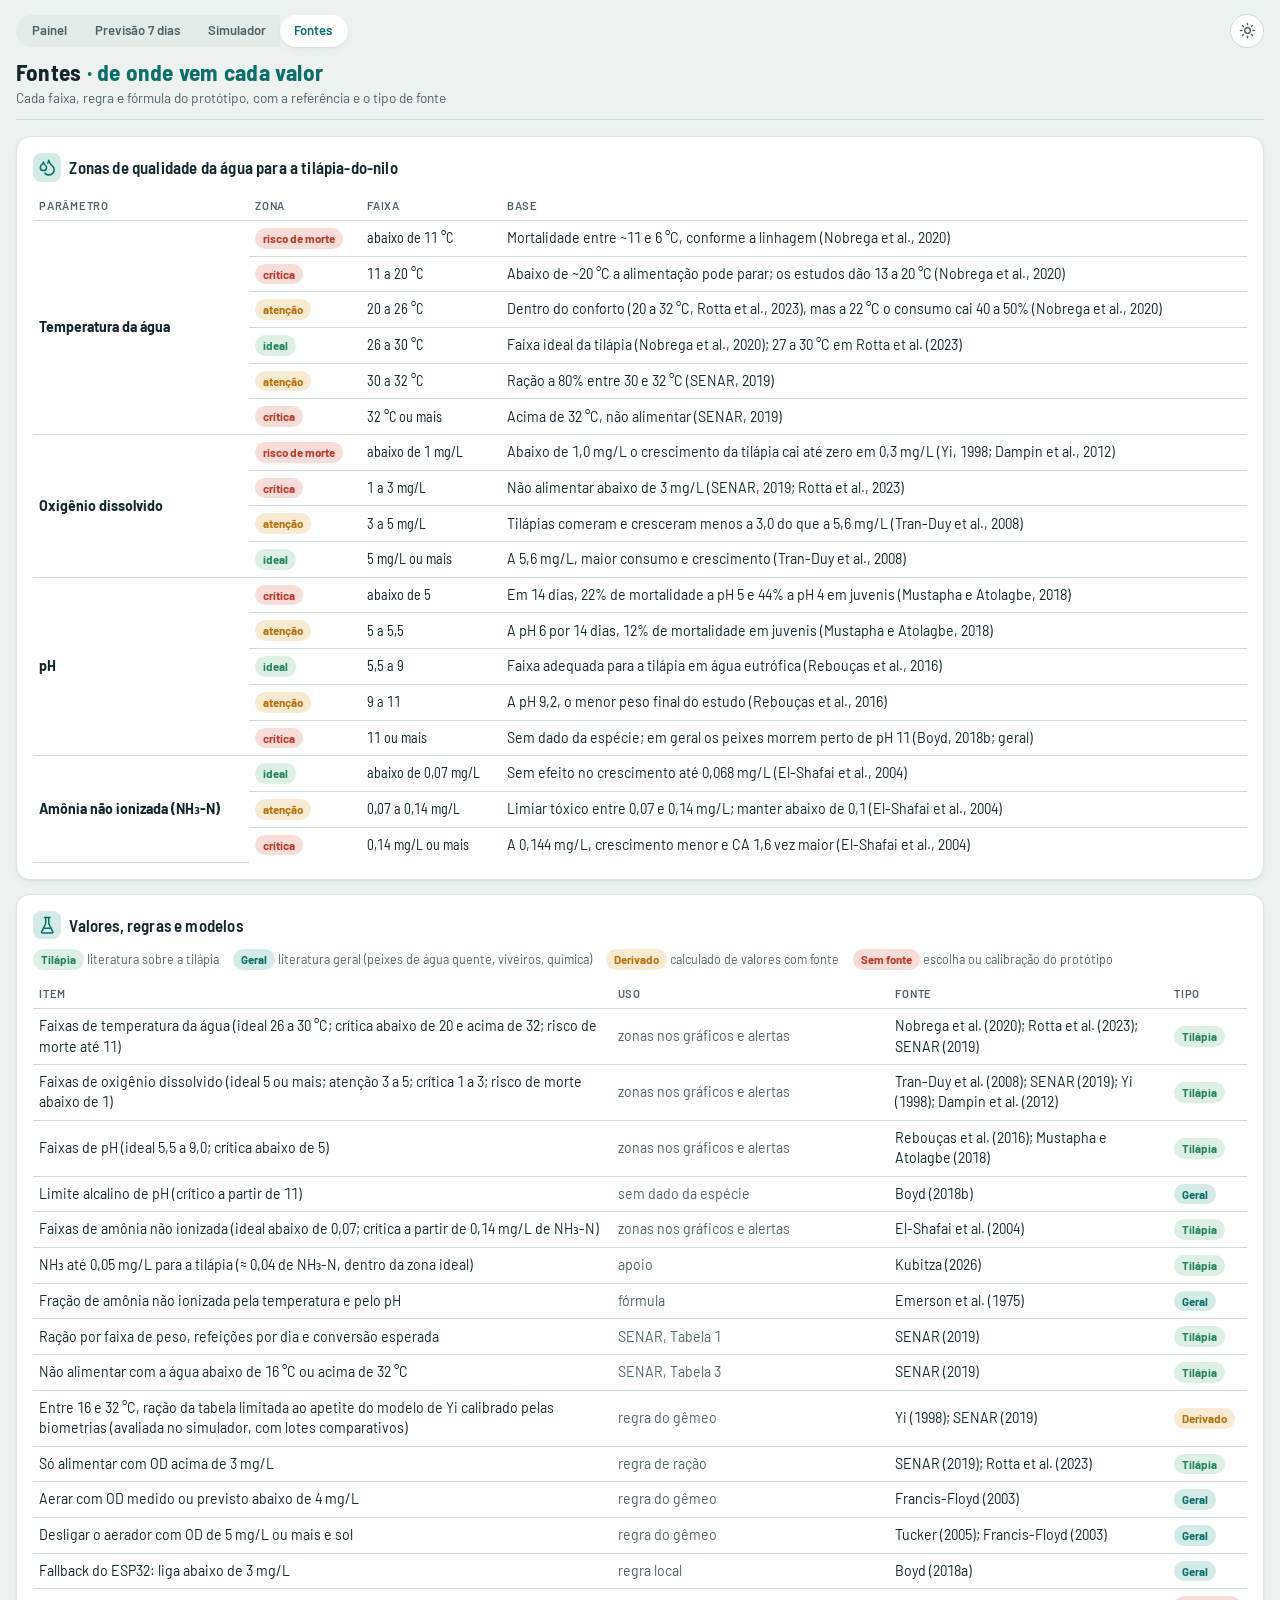
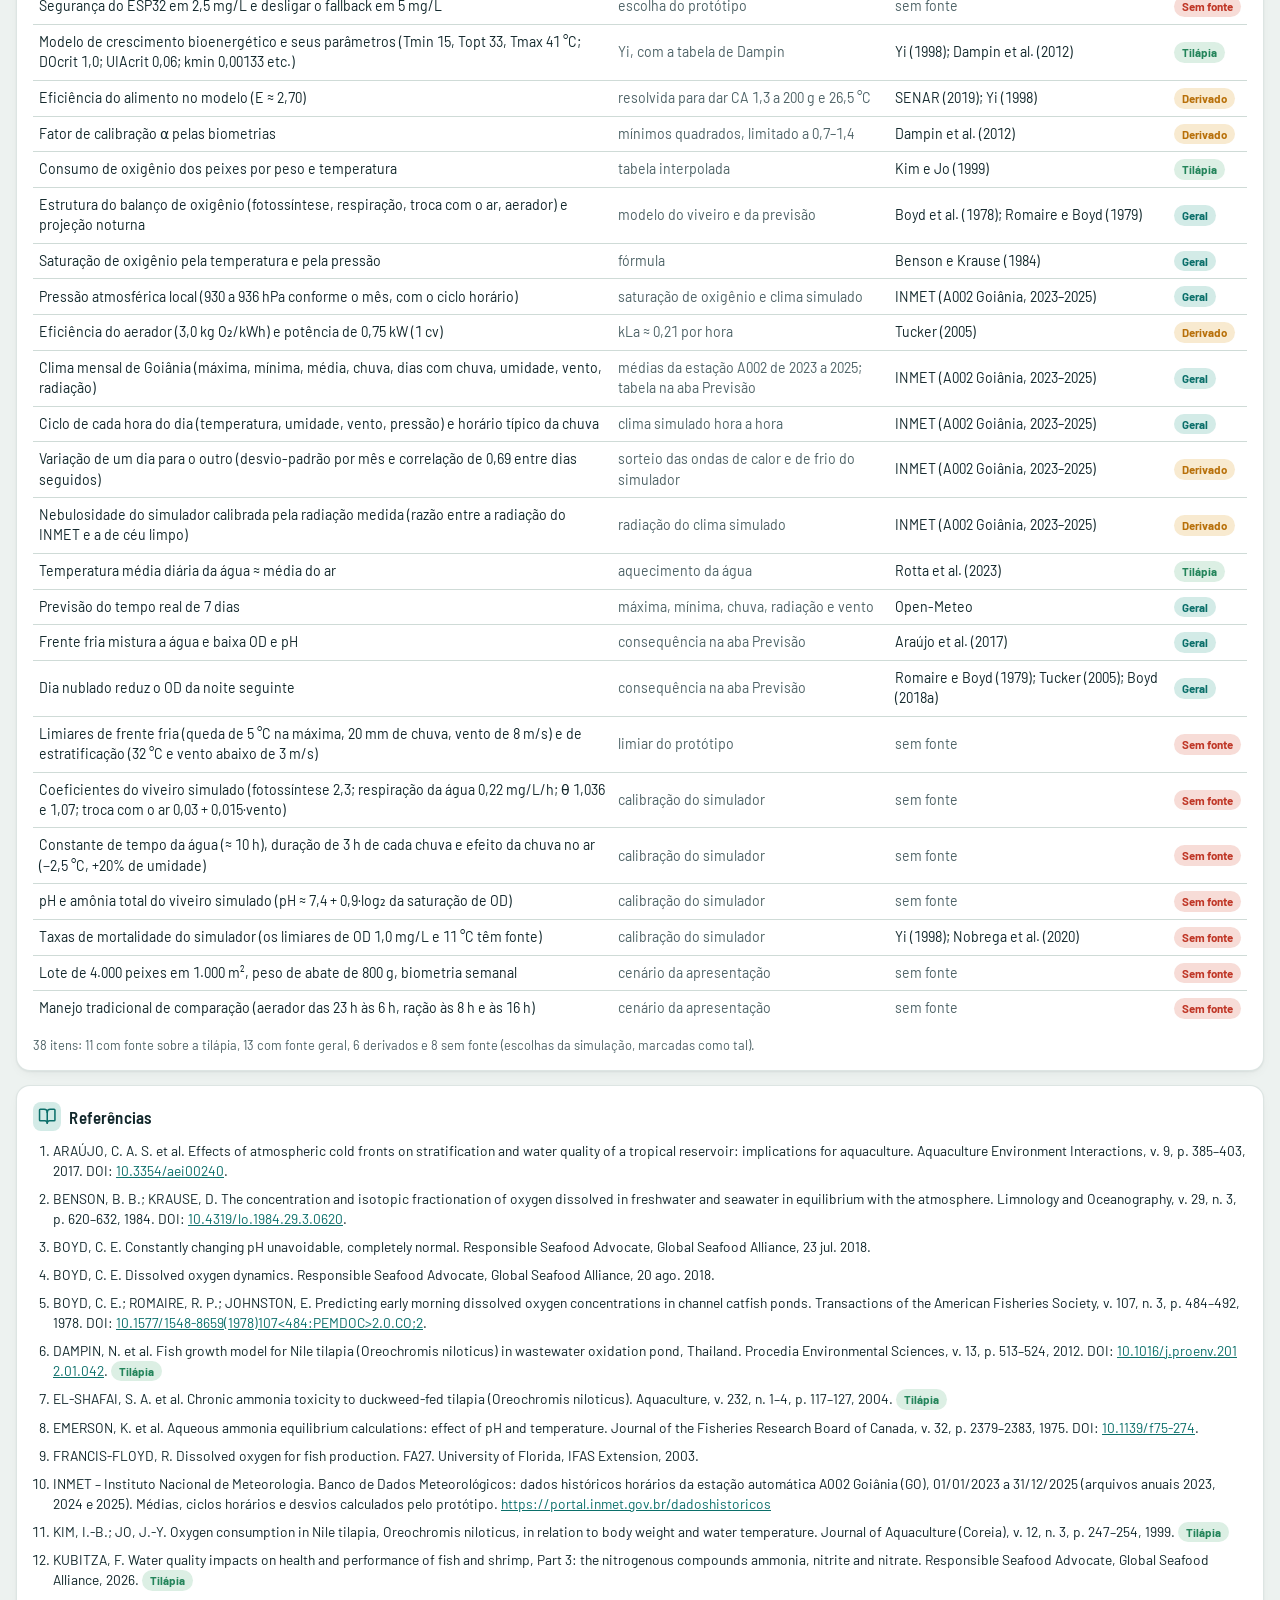
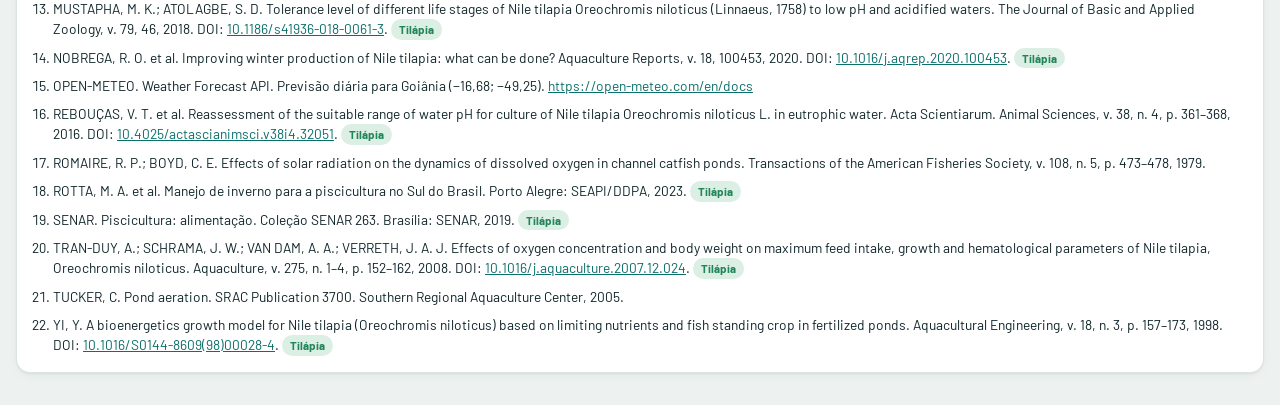
<file: fontes.html>
<!doctype html>
<html lang="pt-BR">
<head>
<meta charset="utf-8">
<meta name="viewport" content="width=device-width, initial-scale=1, viewport-fit=cover">
<title>Fontes do Protótipo</title>
<meta name="claude:viewport-fit-sides" content="cover">
<link rel="preconnect" href="https://fonts.googleapis.com"><link rel="preconnect" href="https://fonts.gstatic.com" crossorigin><link rel="stylesheet" href="https://fonts.googleapis.com/css2?family=Barlow:wght@400;500;600;700&family=Barlow+Semi+Condensed:wght@500;600;700&family=IBM+Plex+Mono:wght@400;500&display=swap">
<style>
/* Layout: faixa de status no topo, linha de leituras, grade de 12 colunas com o OD como peça central */
:root {
  --bg: #edf2f0; --surface: #ffffff; --surface-2: #e3ebe8; --ink: #10262a; --ink-2: #4d6266; --ink-3: #7a8d8f;
  --line: #cfdbd7; --accent: #0b6f6a; --accent-soft: #d3ebe7; --racao: #b97a12; --ar: #6b5fa6;
  --ok: #23845a; --ok-soft: #dcefe4; --warn: #b8700a; --warn-soft: #f8ead0; --crit: #bf3626; --crit-soft: #f7dcd7;
  --font-ui: "Barlow", "Segoe UI", system-ui, sans-serif;
  --font-num: "Barlow Semi Condensed", "Barlow", "Arial Narrow", system-ui, sans-serif;
  --font-mono: "IBM Plex Mono", ui-monospace, "SFMono-Regular", Menlo, Consolas, monospace;
  --r: 10px;
}
@media (prefers-color-scheme: dark) { :root:not([data-theme="light"]) {
  --bg: #0f1216; --surface: #171b21; --surface-2: #222830; --ink: #e7eaef; --ink-2: #a5aebb; --ink-3: #6f7a88;
  --line: #2c333d; --accent: #45b8ac; --accent-soft: #1b2f30; --racao: #e5a842; --ar: #a99be6;
  --ok: #4cc38a; --ok-soft: #16291f; --warn: #eaa53c; --warn-soft: #2f2513; --crit: #f0705e; --crit-soft: #351b1a; color-scheme: dark; } }
:root[data-theme="dark"] {
  --bg: #0f1216; --surface: #171b21; --surface-2: #222830; --ink: #e7eaef; --ink-2: #a5aebb; --ink-3: #6f7a88;
  --line: #2c333d; --accent: #45b8ac; --accent-soft: #1b2f30; --racao: #e5a842; --ar: #a99be6;
  --ok: #4cc38a; --ok-soft: #16291f; --warn: #eaa53c; --warn-soft: #2f2513; --crit: #f0705e; --crit-soft: #351b1a; color-scheme: dark; }

* { box-sizing: border-box; }
[hidden] { display: none !important; }
html, body { margin: 0; }
body { background: var(--bg); color: var(--ink); font-family: var(--font-ui); font-size: 15px; line-height: 1.45;
  padding-left: max(16px, env(safe-area-inset-left, 0px)); padding-right: max(16px, env(safe-area-inset-right, 0px)); padding-block: 0 32px; }
body::before { content: ""; position: fixed; inset: 0 0 auto; height: env(safe-area-inset-top, 0px); z-index: 10; background: var(--bg); }
h1, h2, h3 { font-family: var(--font-num); text-wrap: balance; margin: 0; letter-spacing: .01em; }
h2 { font-size: 1.05rem; font-weight: 600; }
.num { font-family: var(--font-num); font-variant-numeric: tabular-nums; }
.mono { font-family: var(--font-mono); font-size: .8rem; }
.rotulo { font-size: .72rem; text-transform: uppercase; letter-spacing: .08em; color: var(--ink-2); font-weight: 600; }
.sutil { color: var(--ink-2); }
button, select, input { font: inherit; color: inherit; }
button { cursor: pointer; }
:focus-visible { outline: 2px solid var(--accent); outline-offset: 2px; }
a { color: var(--accent); }
.wrap { max-width: 1380px; margin: 0 auto; }

/* barra de status */
.topo { position: sticky; top: env(safe-area-inset-top, 0px); z-index: 5; background: var(--bg); display: flex; flex-wrap: wrap; align-items: center; gap: 12px 24px; padding-block: 14px 12px; border-bottom: 1px solid var(--line); margin-bottom: 16px; }
.marca { display: flex; flex-direction: column; gap: 2px; min-width: 0; margin-right: auto; }
.marca h1 { font-size: 1.45rem; font-weight: 700; line-height: 1.1; }
.marca h1 span { color: var(--accent); }
.marca p { margin: 0; font-size: .85rem; color: var(--ink-2); }
.relogio { display: flex; align-items: baseline; gap: 10px; }
.relogio .hora { font-family: var(--font-num); font-size: 2rem; font-weight: 600; font-variant-numeric: tabular-nums; line-height: 1; }
.relogio .data { font-size: .85rem; color: var(--ink-2); }
.chips { display: flex; flex-wrap: wrap; gap: 6px; }
.chip { display: inline-flex; align-items: center; gap: 6px; padding: 4px 10px; border-radius: 999px; font-size: .78rem; font-weight: 600; background: var(--surface-2); color: var(--ink-2); white-space: nowrap; }
.chip::before { content: ""; width: 7px; height: 7px; border-radius: 50%; background: currentColor; }
.chip.ok { background: var(--ok-soft); color: var(--ok); } .chip.warn { background: var(--warn-soft); color: var(--warn); } .chip.crit { background: var(--crit-soft); color: var(--crit); }
.chip.neutro::before { display: none; }
.acoes-topo { display: flex; gap: 8px; flex-wrap: wrap; }
.btn { display: inline-flex; align-items: center; justify-content: center; gap: 6px; padding: 8px 14px; border-radius: 8px; border: 1px solid var(--line); background: var(--surface); font-weight: 600; font-size: .88rem; text-decoration: none; color: var(--ink); }
.btn:hover { border-color: var(--accent); }
.btn.primario { background: var(--accent); border-color: var(--accent); color: var(--surface); }
.btn.ativo { background: var(--accent-soft); border-color: var(--accent); color: var(--accent); }
.btn.perigo { border-color: var(--crit); color: var(--crit); }
.btn:disabled { opacity: .5; cursor: not-allowed; }

/* leituras */
.leituras { display: grid; grid-template-columns: repeat(auto-fit, minmax(170px, 1fr)); gap: 10px; margin-bottom: 14px; }
.tile { background: var(--surface); border: 1px solid var(--line); border-radius: var(--r); padding: 12px 14px 10px; display: grid; gap: 4px; position: relative; overflow: hidden; min-width: 0; }
.tile::after { content: ""; position: absolute; left: 0; top: 0; bottom: 0; width: 4px; background: var(--estado, transparent); }
.tile[data-estado="ok"] { --estado: var(--ok); } .tile[data-estado="atencao"] { --estado: var(--warn); } .tile[data-estado="critico"] { --estado: var(--crit); background: color-mix(in srgb, var(--crit-soft) 55%, var(--surface)); }
.tile .valor { font-family: var(--font-num); font-size: 2rem; font-weight: 600; line-height: 1; font-variant-numeric: tabular-nums; }
.tile .valor small { font-size: .9rem; font-weight: 500; color: var(--ink-2); margin-left: 3px; }
.tile .ref { font-size: .75rem; color: var(--ink-3); }
.tile canvas { width: 100%; height: 30px; display: block; }
.tile .linha2 { display: flex; justify-content: space-between; gap: 8px; font-size: .78rem; color: var(--ink-2); }

/* grade principal */
.grade { display: grid; grid-template-columns: repeat(12, minmax(0, 1fr)); gap: 14px; }
.card { background: var(--surface); border: 1px solid var(--line); border-radius: var(--r); padding: 16px; min-width: 0; display: flex; flex-direction: column; gap: 10px; }
.card header { display: flex; justify-content: space-between; align-items: baseline; gap: 10px; flex-wrap: wrap; }
.s8 { grid-column: span 8; } .s4 { grid-column: span 4; } .s6 { grid-column: span 6; } .s5 { grid-column: span 5; } .s7 { grid-column: span 7; } .s12 { grid-column: span 12; }
@media (max-width: 980px) { .s8, .s4, .s6, .s5, .s7 { grid-column: span 12; } }
.grafico { width: 100%; height: 260px; display: block; }
.grafico.baixo { height: 200px; }
.legenda { display: flex; flex-wrap: wrap; gap: 4px 14px; font-size: .78rem; color: var(--ink-2); }
.legenda i { display: inline-block; width: 16px; height: 3px; border-radius: 2px; vertical-align: middle; margin-right: 5px; background: var(--c); }
.legenda i.tr { background: repeating-linear-gradient(90deg, var(--c) 0 4px, transparent 4px 7px); }
.legenda i.bloco { height: 10px; opacity: .35; }
.resumo-od { display: grid; grid-template-columns: repeat(auto-fit, minmax(150px, 1fr)); gap: 10px; }
.kv { display: grid; gap: 2px; }
.kv b { font-family: var(--font-num); font-size: 1.25rem; font-weight: 600; font-variant-numeric: tabular-nums; }

/* aerador */
.aerador-estado { display: flex; align-items: center; gap: 14px; }
.helice { width: 54px; height: 54px; flex: none; color: var(--ink-3); }
.ligado .helice { color: var(--accent); animation: girar 1.2s linear infinite; }
@keyframes girar { to { transform: rotate(360deg); } }
@media (prefers-reduced-motion: reduce) { .ligado .helice { animation: none; } }
.aerador-estado .grande { font-family: var(--font-num); font-size: 1.8rem; font-weight: 700; line-height: 1; }
.botoes { display: grid; grid-template-columns: repeat(3, 1fr); gap: 6px; }
.recomendacao { background: var(--surface-2); border-radius: 8px; padding: 10px 12px; font-size: .9rem; }
.recomendacao strong { display: block; font-family: var(--font-num); font-size: 1.05rem; }

/* ração */
.racao-total { display: flex; align-items: baseline; gap: 12px; flex-wrap: wrap; }
.racao-total .grande { font-family: var(--font-num); font-size: 2.6rem; font-weight: 700; color: var(--racao); line-height: 1; font-variant-numeric: tabular-nums; }
.barra-comp { height: 8px; border-radius: 4px; background: var(--surface-2); position: relative; overflow: hidden; }
.barra-comp span { position: absolute; inset: 0 auto 0 0; background: var(--racao); border-radius: 4px; }
table { width: 100%; border-collapse: collapse; font-size: .88rem; }
th { text-align: left; font-size: .7rem; text-transform: uppercase; letter-spacing: .07em; color: var(--ink-2); font-weight: 600; padding: 6px 6px; border-bottom: 1px solid var(--line); }
td { padding: 7px 6px; border-bottom: 1px solid var(--line); font-variant-numeric: tabular-nums; }
tr:last-child td { border-bottom: 0; }
.tabela-rolagem { overflow-x: auto; }
.pill { display: inline-block; padding: 2px 8px; border-radius: 999px; font-size: .72rem; font-weight: 700; background: var(--surface-2); color: var(--ink-2); }
.pill.ok { background: var(--ok-soft); color: var(--ok); } .pill.warn { background: var(--warn-soft); color: var(--warn); } .pill.crit { background: var(--crit-soft); color: var(--crit); }

/* alertas */
.lista { display: grid; gap: 8px; margin: 0; padding: 0; list-style: none; }
.alerta { display: grid; grid-template-columns: auto 1fr; gap: 2px 10px; padding: 10px 12px; border-radius: 8px; background: var(--surface-2); }
.alerta .marcador { grid-row: span 2; width: 10px; height: 10px; border-radius: 50%; margin-top: 6px; background: var(--ink-3); }
.alerta.critico { background: var(--crit-soft); } .alerta.critico .marcador { background: var(--crit); }
.alerta.atencao { background: var(--warn-soft); } .alerta.atencao .marcador { background: var(--warn); }
.alerta b { font-size: .92rem; } .alerta span { font-size: .84rem; color: var(--ink-2); }
.vazio { color: var(--ink-2); font-size: .9rem; padding: 10px 12px; border: 1px dashed var(--line); border-radius: 8px; }
.log { list-style: none; margin: 0; padding: 0; display: grid; gap: 4px; max-height: 210px; overflow-y: auto; font-size: .84rem; }
.log li { display: grid; grid-template-columns: 52px 1fr; gap: 8px; }
.log li.sutil { display: block; }
.log time { color: var(--ink-3); font-family: var(--font-num); font-variant-numeric: tabular-nums; }

/* arquitetura */
.fluxo { display: flex; flex-wrap: wrap; gap: 8px; align-items: stretch; }
.fluxo div { flex: 1 1 160px; background: var(--surface-2); border-radius: 8px; padding: 10px 12px; font-size: .84rem; min-width: 0; }
.fluxo div b { display: block; font-family: var(--font-num); font-size: .98rem; }
.fluxo .seta { flex: 0 0 auto; background: none; padding: 0; align-self: center; color: var(--ink-3); font-size: 1.2rem; }
@media (max-width: 700px) { .fluxo .seta { display: none; } }

/* simulador */
.controles { display: grid; grid-template-columns: repeat(12, minmax(0, 1fr)); gap: 14px; }
.eventos { display: grid; grid-template-columns: repeat(auto-fit, minmax(210px, 1fr)); gap: 8px; }
.evento { text-align: left; padding: 10px 12px; border-radius: 8px; border: 1px solid var(--line); background: var(--surface); display: grid; gap: 2px; }
.evento:hover { border-color: var(--accent); background: var(--accent-soft); }
.evento b { font-family: var(--font-num); font-size: 1rem; }
.evento span { font-size: .8rem; color: var(--ink-2); }
.evento.ativo { border-color: var(--accent); background: var(--accent-soft); }
.slider { display: grid; grid-template-columns: 1fr auto; gap: 4px 10px; align-items: center; padding-block: 6px; border-bottom: 1px solid var(--line); }
.slider:last-child { border-bottom: 0; }
.slider label { font-weight: 600; font-size: .9rem; }
.slider output { font-family: var(--font-num); font-size: 1.2rem; font-weight: 600; font-variant-numeric: tabular-nums; text-align: right; }
.slider input[type=range] { grid-column: span 2; width: 100%; accent-color: var(--accent); }
.slider .opcoes { grid-column: span 2; display: flex; gap: 12px; flex-wrap: wrap; font-size: .8rem; color: var(--ink-2); }
.alternar { display: flex; align-items: center; justify-content: space-between; gap: 10px; padding-block: 8px; border-bottom: 1px solid var(--line); }
.alternar:last-child { border-bottom: 0; }
.alternar label { font-weight: 600; font-size: .9rem; }
.alternar small { display: block; font-weight: 400; color: var(--ink-2); font-size: .8rem; }
.troca { appearance: none; width: 44px; height: 24px; border-radius: 12px; background: var(--surface-2); border: 1px solid var(--line); position: relative; cursor: pointer; flex: none; }
.troca::after { content: ""; position: absolute; top: 2px; left: 2px; width: 18px; height: 18px; border-radius: 50%; background: var(--ink-3); transition: transform .15s; }
.troca:checked { background: var(--accent); border-color: var(--accent); }
.troca:checked::after { transform: translateX(20px); background: var(--surface); }
.velocidades { display: flex; flex-wrap: wrap; gap: 4px; }
.velocidades .btn { padding: 6px 10px; font-size: .8rem; }
.mensagens { font-family: var(--font-mono); font-size: .76rem; background: var(--surface-2); border-radius: 8px; padding: 10px; max-height: 260px; overflow: auto; white-space: pre; line-height: 1.55; }
.mensagens .top { color: var(--accent); }
.comp td:nth-child(2), .comp td:nth-child(3), .comp th:nth-child(2), .comp th:nth-child(3) { text-align: right; }
.melhor { color: var(--ok); font-weight: 700; }

/* gaveta do simulador interno */
.gaveta { position: fixed; inset: 0 0 0 auto; width: min(560px, 100%); background: var(--bg); border-left: 1px solid var(--line); z-index: 20; overflow-y: auto;
  padding: calc(16px + env(safe-area-inset-top, 0px)) max(16px, env(safe-area-inset-right, 0px)) calc(24px + env(safe-area-inset-bottom, 0px)) 16px; box-shadow: -12px 0 30px rgba(0,0,0,.18); }
.gaveta .controles > * { grid-column: span 12 !important; }
.gaveta-topo { display: flex; justify-content: space-between; align-items: center; gap: 10px; margin-bottom: 12px; }
.aviso { padding: 10px 14px; border-radius: 8px; background: var(--warn-soft); color: var(--ink); margin-bottom: 14px; display: flex; gap: 12px; align-items: center; flex-wrap: wrap; justify-content: space-between; }

.fonte-zona { margin: 0; font-size: .78rem; color: var(--ink-3); }
.fonte-zona b { color: var(--ink-2); font-weight: 600; }

/* navegação entre as páginas */
.abas { flex-basis: 100%; display: flex; flex-wrap: wrap; gap: 4px; margin-bottom: -4px; }
.abas a, .abas button { font-family: inherit; cursor: pointer; background: none; padding: 4px 10px; border-radius: 999px; font-size: .82rem; font-weight: 600; color: var(--ink-2); text-decoration: none; border: 1px solid transparent; }
.abas a:hover, .abas button:hover { color: var(--accent); border-color: var(--line); }
.abas a[aria-current="page"], .abas button[aria-current="page"] { background: var(--accent-soft); color: var(--accent); }
/* aba Previsão */
.dias { display: grid; grid-template-columns: repeat(7, minmax(0, 1fr)); gap: 10px; margin-bottom: 14px; }
@media (max-width: 980px) { .dias { grid-template-columns: repeat(auto-fill, minmax(140px, 1fr)); } }
.dia { background: var(--surface); border: 1px solid var(--line); border-radius: var(--r); padding: 10px 12px; display: grid; gap: 4px; position: relative; overflow: hidden; min-width: 0; }
.dia::after { content: ""; position: absolute; left: 0; right: 0; top: 0; height: 4px; background: var(--estado, transparent); }
.dia[data-estado="ok"] { --estado: var(--ok); } .dia[data-estado="atencao"] { --estado: var(--warn); } .dia[data-estado="critico"] { --estado: var(--crit); }
.dia .nome { font-weight: 700; font-size: .95rem; } .dia .nome small { font-weight: 500; color: var(--ink-2); margin-left: 4px; }
.dia .temps { font-family: var(--font-num); font-size: 1.35rem; font-weight: 600; font-variant-numeric: tabular-nums; }
.dia .temps small { font-size: .95rem; color: var(--ink-2); font-weight: 500; }
.dia .det { font-size: .76rem; color: var(--ink-2); display: grid; gap: 1px; }
.dia .agua { font-size: .8rem; font-weight: 600; }
table.consequencias td { vertical-align: top; }
table.consequencias ul { margin: 0; padding-left: 16px; display: grid; gap: 4px; }
table.consequencias li.critico::marker { color: var(--crit); } table.consequencias li.atencao::marker { color: var(--warn); }
.ref { color: var(--ink-3); font-size: .76rem; }
.limiar { color: var(--warn); font-size: .72rem; font-weight: 600; }
.resumo-semana { display: grid; gap: 12px; }
/* aba Fontes */
.biblio { margin: 0; padding-left: 20px; display: grid; gap: 8px; font-size: .86rem; }
.biblio a { color: var(--accent); word-break: break-all; }
.pill.info { background: var(--accent-soft); color: var(--accent); }
.tabela-rolagem { overflow-x: auto; }
.pill { white-space: nowrap; }
.barra-pv { display: flex; flex-wrap: wrap; align-items: center; justify-content: space-between; gap: 10px; margin-bottom: 14px; }
/* blocos de leitura com altura estável: o rodapé nunca quebra linha */
.tile .linha2 { white-space: nowrap; min-height: 1.3em; font-variant-numeric: tabular-nums; }
.tile .linha2 span { overflow: hidden; text-overflow: ellipsis; min-width: 0; }
.tile .linha2 span:first-child { flex: 0 1 auto; } .tile .linha2 span:last-child { flex: 0 1 auto; text-align: right; }
.tile .linha2 span:empty { display: none; }
.tile .rotulo { white-space: nowrap; overflow: hidden; text-overflow: ellipsis; }
.tile .valor { white-space: nowrap; }
.chip { white-space: nowrap; font-variant-numeric: tabular-nums; }

/* ---- refinamento visual: ícones Lucide, cartões com elevação, régua de zonas ---- */
:root { --r: 14px; --sombra: 0 1px 2px rgb(16 38 42 / .06), 0 4px 14px -6px rgb(16 38 42 / .10); }
@media (prefers-color-scheme: dark) { :root:not([data-theme="light"]) { --sombra: 0 1px 2px rgb(0 0 0 / .35), 0 6px 18px -8px rgb(0 0 0 / .5); } }
:root[data-theme="dark"] { --sombra: 0 1px 2px rgb(0 0 0 / .35), 0 6px 18px -8px rgb(0 0 0 / .5); }
.ic { width: 1.05em; height: 1.05em; flex: none; vertical-align: -0.16em; }
.card, .tile, .dia { box-shadow: var(--sombra); border-color: color-mix(in srgb, var(--line) 70%, transparent); }
.card h2 { display: inline-flex; align-items: center; gap: 8px; }
.card h2 .ic { color: var(--accent); width: 1.1em; height: 1.1em; padding: 5px; box-sizing: content-box; border-radius: 8px; background: var(--accent-soft); }
.tile .rotulo { display: flex; align-items: center; gap: 6px; }
.tile .rotulo .ic { color: var(--accent); }
.tile::after { width: 3px; }
.btn .ic { margin-right: 2px; }
.abas { gap: 0; margin-bottom: 0; }
.abas a, .abas button { display: inline-flex; align-items: center; gap: 6px; padding: 6px 14px; border: 0; border-radius: 0; background: var(--surface-2); }
.abas > :first-child { border-radius: 999px 0 0 999px; padding-left: 16px; } .abas > :last-child { border-radius: 0 999px 999px 0; padding-right: 16px; }
.abas a[aria-current="page"], .abas button[aria-current="page"] { border-radius: 999px; }
.abas a[aria-current="page"], .abas button[aria-current="page"] { background: var(--surface); color: var(--accent); box-shadow: var(--sombra); }
.regua-linha { display: flex; align-items: center; gap: 8px; min-height: 18px; }
.regua-linha .regua { flex: 1; }
.selo { font-size: .68rem; font-weight: 700; padding: 1px 8px; border-radius: 999px; background: var(--surface-2); color: var(--ink-2); white-space: nowrap; }
.selo:empty { visibility: hidden; }
.selo { min-width: 52px; text-align: center; }
.selo[data-nivel="ideal"] { background: var(--ok-soft); color: var(--ok); }
.selo[data-nivel="atencao"] { background: var(--warn-soft); color: var(--warn); }
.selo[data-nivel="critico"], .selo[data-nivel="morte"] { background: var(--crit-soft); color: var(--crit); }
.regua { position: relative; height: 5px; border-radius: 999px; opacity: .85; margin: 2px 0 1px; }
.regua b { position: absolute; top: 50%; width: 11px; height: 11px; border-radius: 50%; background: var(--surface); border: 2.5px solid var(--ink); transform: translate(-50%, -50%); transition: left .4s ease; }
.leituras { gap: 12px; }
.tile .valor { font-size: 2.1rem; }

/* linha das abas com o botão de tema */
.linha-abas { flex-basis: 100%; display: flex; align-items: center; justify-content: space-between; gap: 8px; }
.linha-abas .abas { flex-basis: auto; }
.bt-tema { display: inline-flex; align-items: center; justify-content: center; width: 34px; height: 34px; border-radius: 999px; border: 1px solid var(--line); background: var(--surface); color: var(--ink-2); padding: 0; }
.bt-tema:hover { color: var(--accent); border-color: var(--accent); }
.bt-tema .ic { width: 17px; height: 17px; }
.bt-tema .ic-lua { display: none; }
:root[data-theme="dark"] .bt-tema .ic-sol { display: none; } :root[data-theme="dark"] .bt-tema .ic-lua { display: inline; }
@media (prefers-color-scheme: dark) { :root:not([data-theme="light"]) .bt-tema .ic-sol { display: none; } :root:not([data-theme="light"]) .bt-tema .ic-lua { display: inline; } }

/* janela do QR code */
.modal { position: fixed; inset: 0; z-index: 50; background: rgb(0 0 0 / .45); display: grid; place-items: center; padding: 16px; }
.modal-caixa { background: var(--surface); color: var(--ink); border-radius: var(--r); box-shadow: var(--sombra); padding: 18px; width: min(420px, 100%); display: grid; gap: 12px; }
.modal-topo { display: flex; justify-content: space-between; align-items: center; gap: 10px; }
.modal-topo h2 { display: inline-flex; align-items: center; gap: 8px; }
.mc-qr { background: #fff; border-radius: 10px; padding: 10px; width: min(260px, 100%); margin: 0 auto; }
.mc-qr svg { display: block; width: 100%; height: auto; }
.mc-url { text-align: center; font-size: .95rem; word-break: break-all; margin: 0; color: var(--accent); }
.mc-config { display: grid; gap: 10px; }
.mc-config label { display: grid; gap: 4px; font-size: .8rem; color: var(--ink-2); font-weight: 600; }
.mc-config input { padding: 8px 10px; border-radius: 8px; border: 1px solid var(--line); background: var(--bg); font-size: .9rem; }
.mc-config details { display: grid; gap: 8px; font-size: .85rem; } .mc-config summary { cursor: pointer; color: var(--ink-2); }
.mc-config details[open] label { margin-top: 8px; }


/* clima de referência (INMET) na aba Previsão */
.clima-ref { width: 100%; border-collapse: collapse; font-size: .84rem; }
.clima-ref th, .clima-ref td { padding: .38rem .55rem; border-bottom: 1px solid var(--line); text-align: right; white-space: nowrap; }
.clima-ref th:first-child, .clima-ref td:first-child { text-align: left; }
.clima-ref th { color: var(--ink-2); font-weight: 600; font-size: .76rem; }
.clima-ref tr.atual td { background: color-mix(in srgb, var(--accent) 12%, transparent); }
.pv-comparacao { margin: 0 0 .7rem; font-size: .88rem; line-height: 1.5; }

.espera-painel p { margin: 0 0 .8rem; color: var(--ink-2); line-height: 1.5; }

/* janela do celular: nada pode alargar a caixa */
.modal-caixa > *, .mc-config > * { min-width: 0; }
.modal-caixa { max-height: calc(100dvh - 32px); overflow-y: auto; }
.mc-status { border-radius: 10px; padding: 10px 12px; font-size: .84rem; background: var(--surface-2); display: grid; gap: 6px; overflow-wrap: anywhere; }
.mc-status[data-estado="ok"] { background: var(--ok-soft); } .mc-status[data-estado="ok"] > b { color: var(--ok); }
.mc-status[data-estado="warn"] > b { color: var(--warn); }
.mc-status[data-estado="crit"] { background: var(--crit-soft); } .mc-status[data-estado="crit"] > b { color: var(--crit); }
.mc-status ul { list-style: none; margin: 0; padding: 0; display: grid; grid-template-columns: repeat(2, minmax(0, 1fr)); gap: 2px 12px; }
.mc-status li { display: flex; align-items: center; gap: 6px; color: var(--ink-2); }
.mc-status li span { margin-left: auto; font-size: .76rem; }
.mc-status li i { width: 8px; height: 8px; border-radius: 50%; background: var(--ink-3); flex: none; }
.mc-status li[data-ok="1"] i { background: var(--ok); } .mc-status li[data-ok="0"] i { background: var(--crit); }
.mc-dica { margin: 2px 0 0; color: var(--ink); line-height: 1.45; }

</style>
</head>
<body>
<div class="wrap">
  <header class="topo">
    <div class="linha-abas"><nav class="abas" aria-label="Páginas do protótipo"><a href="index.html">Painel</a><a href="previsao.html">Previsão 7 dias</a><a href="simulador.html">Simulador</a><a href="fontes.html" aria-current="page">Fontes</a></nav><button class="bt-tema" id="bt-tema" type="button" aria-label="Alternar tema claro e escuro" title="Tema claro / escuro"><span class="ic-sol"><svg class="ic" viewBox="0 0 24 24" fill="none" stroke="currentColor" stroke-width="2" stroke-linecap="round" stroke-linejoin="round" aria-hidden="true"><circle cx="12" cy="12" r="4" /> <path d="M12 2v2" /> <path d="M12 20v2" /> <path d="m4.93 4.93 1.41 1.41" /> <path d="m17.66 17.66 1.41 1.41" /> <path d="M2 12h2" /> <path d="M20 12h2" /> <path d="m6.34 17.66-1.41 1.41" /> <path d="m19.07 4.93-1.41 1.41" /></svg></span><span class="ic-lua"><svg class="ic" viewBox="0 0 24 24" fill="none" stroke="currentColor" stroke-width="2" stroke-linecap="round" stroke-linejoin="round" aria-hidden="true"><path d="M12 3a6 6 0 0 0 9 9 9 9 0 1 1-9-9Z" /></svg></span></button></div>
    <div class="marca">
      <h1>Fontes <span>· de onde vem cada valor</span></h1>
      <p>Cada faixa, regra e fórmula do protótipo, com a referência e o tipo de fonte</p>
    </div>
  </header>
  <main class="grade">
    <article class="card s12">
      <header><h2><svg class="ic" viewBox="0 0 24 24" fill="none" stroke="currentColor" stroke-width="2" stroke-linecap="round" stroke-linejoin="round" aria-hidden="true"><path d="M7 16.3c2.2 0 4-1.83 4-4.05 0-1.16-.57-2.26-1.71-3.19S7.29 6.75 7 5.3c-.29 1.45-1.14 2.84-2.29 3.76S3 11.1 3 12.25c0 2.22 1.8 4.05 4 4.05z" /> <path d="M12.56 6.6A10.97 10.97 0 0 0 14 3.02c.5 2.5 2 4.9 4 6.5s3 3.5 3 5.5a6.98 6.98 0 0 1-11.91 4.97" /></svg>Zonas de qualidade da água para a tilápia-do-nilo</h2></header>
      <div class="tabela-rolagem"><table><thead><tr><th>Parâmetro</th><th>Zona</th><th>Faixa</th><th>Base</th></tr></thead><tbody id="ft-zonas"></tbody></table></div>
    </article>
    <article class="card s12">
      <header><h2><svg class="ic" viewBox="0 0 24 24" fill="none" stroke="currentColor" stroke-width="2" stroke-linecap="round" stroke-linejoin="round" aria-hidden="true"><path d="M10 2v7.527a2 2 0 0 1-.211.896L4.72 20.55a1 1 0 0 0 .9 1.45h12.76a1 1 0 0 0 .9-1.45l-5.069-10.127A2 2 0 0 1 14 9.527V2" /> <path d="M8.5 2h7" /> <path d="M7 16h10" /></svg>Valores, regras e modelos</h2><div class="legenda" id="ft-leg"></div></header>
      <div class="tabela-rolagem"><table><thead><tr><th>Item</th><th>Uso</th><th>Fonte</th><th>Tipo</th></tr></thead><tbody id="ft-itens"></tbody></table></div>
      <p class="sutil" style="margin:0;font-size:.8rem" id="ft-conta"></p>
    </article>
    <article class="card s12">
      <header><h2><svg class="ic" viewBox="0 0 24 24" fill="none" stroke="currentColor" stroke-width="2" stroke-linecap="round" stroke-linejoin="round" aria-hidden="true"><path d="M12 7v14" /> <path d="M3 18a1 1 0 0 1-1-1V4a1 1 0 0 1 1-1h5a4 4 0 0 1 4 4 4 4 0 0 1 4-4h5a1 1 0 0 1 1 1v13a1 1 0 0 1-1 1h-6a3 3 0 0 0-3 3 3 3 0 0 0-3-3z" /></svg>Referências</h2></header>
      <ol class="biblio" id="ft-refs"></ol>
    </article>
  </main>

</div>

<script>window.MODO_GEMEO = "fontes";</script>
<script>
/* =====================================================================
   GÊMEO DIGITAL · VIVEIRO 1 · TILÁPIA-DO-NILO · GOIÂNIA (GO)
   Parte 1: contraparte física virtual (clima, água, peixes, dispositivo)
   e modelos do gêmeo (crescimento de Yi 1998, previsão híbrida de OD,
   ração do dia, aeração e alertas). Roda no navegador e também no Node
   (para testes), sem servidor e sem bibliotecas.
   ===================================================================== */
'use strict';

/* ---------------- utilidades ---------------- */
const clamp = (x, a, b) => Math.max(a, Math.min(b, x));
const H = 3600e3, MIN = 60e3, DIA = 24 * H;
function rng(seed) {                       // gerador pseudoaleatório reprodutível
  let s = seed >>> 0 || 1;
  return () => { s ^= s << 13; s >>>= 0; s ^= s >> 17; s ^= s << 5; s >>>= 0; return s / 4294967296; };
}
function gauss(r) { const u = Math.max(1e-9, r()), v = r(); return Math.sqrt(-2 * Math.log(u)) * Math.cos(2 * Math.PI * v); }
// O relógio simulado guarda a hora local de Goiânia codificada como UTC.
const horaDe = t => { const d = new Date(t); return d.getUTCHours() + d.getUTCMinutes() / 60; };
const mesDe = t => new Date(t).getUTCMonth();
const diaDoAno = t => { const d = new Date(t); return Math.floor((t - Date.UTC(d.getUTCFullYear(), 0, 1)) / DIA) + 1; };
const p2 = n => String(n).padStart(2, '0');
const fmtHora = t => { const d = new Date(t); return p2(d.getUTCHours()) + ':' + p2(d.getUTCMinutes()); };
const fmtData = t => { const d = new Date(t); return p2(d.getUTCDate()) + '/' + p2(d.getUTCMonth() + 1) + '/' + d.getUTCFullYear(); };
const MESES = ['jan', 'fev', 'mar', 'abr', 'mai', 'jun', 'jul', 'ago', 'set', 'out', 'nov', 'dez'];
const fmtDiaMes = t => { const d = new Date(t); return d.getUTCDate() + ' ' + MESES[d.getUTCMonth()]; };

/* ---------------- clima de Goiânia ----------------
   Estação automática A002 Goiânia (GO) do INMET, dados horários de 01/01/2023 a 31/12/2025 [inmet].
   Médias calculadas pelo protótipo a partir dos três arquivos anuais do Banco de Dados Meteorológicos
   (2023.zip, 2024.zip, 2025.zip). Horas sem leitura (-9999) foram ignoradas; 2025 tem falhas de
   junho a dezembro, então esses meses pesam mais 2023 e 2024. Hora local = UTC − 3.
   tmax/tmin = média das máximas/mínimas diárias; chuva = total médio do mês; pchuva = fração de dias
   com 1 mm ou mais; rad = radiação global média em MJ/m²/dia; anomDP = desvio-padrão da temperatura
   média diária em torno da média do mês; anomAR1 = correlação de um dia com o seguinte. */
const NORMAIS = {
  tmax: [31.1, 32.1, 31.9, 31.8, 30.7, 30.4, 31.1, 32.8, 36.1, 34.6, 33.0, 32.2],
  tmin: [20.5, 20.0, 20.4, 19.9, 16.0, 14.7, 13.4, 15.4, 19.1, 21.2, 20.9, 20.6],
  tmed: [24.3, 24.6, 24.8, 24.5, 22.5, 21.7, 21.6, 23.5, 27.1, 26.7, 25.6, 25.0],
  chuva: [267.6, 236.2, 153.5, 151.7, 28.0, 5.7, 0.0, 7.8, 20.8, 179.4, 299.5, 235.4],
  pchuva: [0.60, 0.61, 0.46, 0.37, 0.01, 0.01, 0.00, 0.04, 0.13, 0.42, 0.62, 0.66],
  ur: [76, 73, 73, 73, 64, 60, 52, 44, 42, 61, 69, 72],
  vento: [0.8, 0.8, 0.8, 0.8, 0.9, 0.8, 0.9, 1.1, 1.1, 0.9, 0.8, 0.8],
  pressao: [930.8, 931.8, 932.0, 931.8, 934.1, 935.3, 936.0, 934.5, 932.3, 930.8, 930.3, 930.4],
  rad: [18.6, 19.3, 17.1, 16.3, 16.0, 14.5, 15.3, 15.9, 19.2, 18.3, 19.1, 19.4],
  anomDP: [1.26, 1.40, 1.33, 1.02, 1.42, 1.07, 1.25, 2.01, 1.54, 2.22, 2.02, 1.49],
  anomAR1: 0.69,
  // ciclo médio de cada hora local (0 a 23 h), um vetor por mês
  hT: [
    [21.9, 21.6, 21.4, 21.2, 21.0, 20.9, 20.9, 21.8, 23.6, 25.3, 26.8, 27.8, 28.4, 28.8, 28.8, 28.2, 27.4, 26.5, 25.4, 24.1, 23.5, 23.1, 22.6, 22.3],
    [21.8, 21.5, 21.2, 21.0, 20.8, 20.6, 20.4, 21.2, 23.2, 25.5, 27.6, 29.0, 29.4, 29.7, 29.5, 29.2, 28.4, 27.8, 26.1, 24.7, 23.6, 22.9, 22.5, 22.1],
    [22.2, 21.9, 21.6, 21.3, 21.1, 20.9, 20.8, 21.5, 23.6, 25.9, 27.4, 28.7, 29.3, 29.7, 29.6, 29.3, 28.4, 27.3, 26.0, 24.7, 24.0, 23.5, 23.0, 22.5],
    [21.7, 21.4, 21.1, 20.9, 20.7, 20.5, 20.3, 20.7, 23.2, 25.6, 27.5, 28.9, 29.6, 29.9, 30.1, 29.6, 28.7, 27.1, 25.3, 24.2, 23.5, 22.9, 22.4, 22.0],
    [18.9, 18.4, 17.8, 17.4, 16.9, 16.6, 16.3, 16.7, 19.9, 23.3, 25.9, 27.6, 28.7, 29.3, 29.8, 29.6, 28.8, 27.0, 24.6, 23.2, 22.0, 21.1, 20.3, 19.5],
    [18.1, 17.5, 16.8, 16.5, 16.0, 15.6, 15.2, 15.4, 17.9, 22.1, 25.1, 27.2, 28.3, 28.9, 29.3, 29.4, 28.0, 26.6, 24.2, 22.5, 21.3, 20.4, 19.5, 18.7],
    [17.7, 17.0, 16.2, 15.6, 14.9, 14.4, 13.9, 14.0, 17.0, 21.4, 25.2, 27.4, 28.6, 29.5, 30.0, 30.2, 29.0, 27.5, 24.8, 23.2, 21.6, 20.5, 19.5, 18.6],
    [19.7, 18.9, 18.1, 17.4, 16.8, 16.3, 16.2, 16.9, 20.5, 24.1, 27.1, 29.1, 30.4, 31.3, 31.5, 31.4, 30.8, 29.4, 26.9, 25.1, 23.5, 22.4, 21.1, 20.4],
    [23.2, 22.4, 21.9, 21.1, 20.6, 20.2, 20.0, 21.2, 24.7, 28.6, 31.2, 32.9, 33.9, 34.3, 34.6, 34.4, 33.9, 32.3, 29.9, 28.1, 26.9, 25.8, 25.0, 24.1],
    [23.6, 23.2, 22.8, 22.5, 22.1, 21.8, 21.7, 23.3, 25.6, 27.9, 29.9, 31.1, 32.1, 32.5, 32.5, 32.0, 31.3, 30.1, 28.4, 27.0, 26.0, 25.2, 24.7, 24.1],
    [22.7, 22.4, 22.1, 21.8, 21.6, 21.4, 21.6, 23.1, 25.3, 27.3, 28.8, 29.9, 30.4, 30.8, 30.6, 30.4, 29.5, 28.3, 26.5, 25.2, 24.6, 23.9, 23.5, 23.1],
    [22.3, 21.9, 21.6, 21.4, 21.3, 21.1, 21.2, 22.4, 24.3, 26.3, 27.6, 28.8, 29.6, 29.9, 30.1, 29.6, 28.7, 28.0, 26.2, 24.8, 24.0, 23.3, 22.9, 22.5]
  ],
  hUR: [
    [87, 88, 89, 90, 90, 90, 91, 88, 80, 71, 65, 61, 58, 56, 56, 59, 62, 65, 69, 76, 79, 81, 83, 84],
    [86, 86, 88, 89, 90, 90, 91, 89, 81, 71, 62, 55, 52, 51, 51, 52, 55, 58, 65, 72, 77, 80, 82, 84],
    [84, 86, 87, 88, 89, 90, 90, 88, 79, 68, 62, 57, 54, 52, 52, 53, 57, 60, 66, 72, 75, 79, 81, 83],
    [86, 88, 89, 89, 90, 90, 90, 90, 80, 69, 61, 54, 51, 50, 48, 50, 53, 59, 67, 73, 77, 80, 82, 85],
    [80, 82, 84, 86, 87, 88, 88, 88, 76, 62, 53, 46, 41, 38, 36, 36, 37, 44, 53, 59, 65, 70, 73, 77],
    [74, 76, 79, 81, 83, 84, 85, 85, 77, 60, 48, 40, 36, 33, 31, 30, 33, 37, 46, 52, 58, 62, 67, 71],
    [66, 68, 72, 74, 77, 79, 81, 82, 72, 54, 41, 33, 29, 26, 25, 24, 25, 29, 36, 41, 48, 53, 58, 62],
    [54, 57, 61, 64, 67, 70, 70, 68, 57, 44, 35, 29, 26, 23, 22, 22, 22, 24, 29, 34, 38, 43, 47, 51],
    [50, 53, 56, 60, 62, 64, 65, 64, 50, 37, 30, 26, 23, 23, 22, 23, 23, 26, 30, 35, 37, 41, 45, 48],
    [72, 74, 76, 78, 80, 81, 81, 76, 66, 56, 49, 45, 42, 40, 40, 41, 44, 46, 51, 57, 61, 65, 68, 71],
    [80, 82, 83, 85, 86, 86, 87, 81, 71, 62, 56, 52, 49, 48, 48, 48, 51, 56, 63, 68, 72, 76, 78, 79],
    [84, 86, 87, 88, 89, 89, 89, 86, 76, 67, 61, 56, 52, 51, 51, 51, 55, 58, 65, 71, 75, 78, 81, 83]
  ],
  hV: [
    [0.3, 0.3, 0.2, 0.3, 0.3, 0.2, 0.2, 0.4, 0.8, 1.1, 1.3, 1.4, 1.5, 1.6, 1.5, 1.6, 1.4, 1.2, 0.8, 0.6, 0.5, 0.5, 0.4, 0.5],
    [0.4, 0.3, 0.3, 0.3, 0.4, 0.3, 0.4, 0.4, 0.8, 1.1, 1.4, 1.5, 1.7, 1.5, 1.4, 1.4, 1.4, 1.2, 1.0, 0.6, 0.6, 0.6, 0.6, 0.4],
    [0.4, 0.3, 0.3, 0.3, 0.3, 0.3, 0.3, 0.5, 0.8, 1.0, 1.3, 1.5, 1.6, 1.4, 1.5, 1.4, 1.2, 1.1, 0.7, 0.6, 0.4, 0.4, 0.5, 0.4],
    [0.3, 0.3, 0.3, 0.3, 0.3, 0.4, 0.4, 0.4, 0.7, 1.1, 1.3, 1.5, 1.4, 1.5, 1.4, 1.3, 1.3, 1.2, 0.9, 0.6, 0.5, 0.5, 0.4, 0.3],
    [0.4, 0.4, 0.3, 0.3, 0.4, 0.4, 0.4, 0.5, 0.8, 1.3, 1.8, 2.0, 1.8, 1.6, 1.6, 1.4, 1.3, 1.1, 0.6, 0.5, 0.4, 0.4, 0.5, 0.4],
    [0.5, 0.5, 0.4, 0.4, 0.4, 0.4, 0.4, 0.4, 0.6, 1.1, 1.7, 1.9, 1.7, 1.7, 1.5, 1.4, 1.2, 0.9, 0.6, 0.4, 0.5, 0.5, 0.5, 0.5],
    [0.5, 0.5, 0.5, 0.4, 0.4, 0.3, 0.4, 0.4, 0.6, 1.1, 1.8, 1.9, 1.9, 1.7, 1.6, 1.5, 1.3, 1.1, 0.5, 0.5, 0.5, 0.5, 0.6, 0.5],
    [0.7, 0.7, 0.6, 0.6, 0.6, 0.6, 0.6, 0.7, 1.0, 1.5, 1.8, 1.9, 1.9, 1.9, 1.7, 1.7, 1.6, 1.3, 0.8, 0.9, 0.8, 0.6, 0.7, 0.6],
    [0.4, 0.4, 0.4, 0.4, 0.5, 0.6, 0.6, 0.6, 1.0, 1.6, 1.8, 1.9, 1.9, 2.0, 2.0, 1.9, 1.7, 1.4, 1.0, 0.8, 0.7, 0.7, 0.6, 0.5],
    [0.5, 0.4, 0.4, 0.5, 0.4, 0.4, 0.4, 0.7, 1.0, 1.3, 1.5, 1.6, 1.5, 1.6, 1.6, 1.5, 1.5, 1.1, 0.9, 0.7, 0.7, 0.4, 0.5, 0.6],
    [0.4, 0.3, 0.3, 0.4, 0.3, 0.3, 0.3, 0.5, 0.8, 1.2, 1.4, 1.5, 1.5, 1.5, 1.6, 1.5, 1.5, 1.3, 1.0, 0.7, 0.7, 0.5, 0.5, 0.5],
    [0.4, 0.4, 0.2, 0.2, 0.3, 0.4, 0.3, 0.5, 0.9, 1.2, 1.4, 1.5, 1.5, 1.5, 1.5, 1.6, 1.3, 1.3, 0.9, 0.7, 0.6, 0.6, 0.5, 0.4]
  ],
  hP: [
    [931.6, 931.1, 930.6, 930.4, 930.3, 930.6, 931.1, 931.7, 932.2, 932.6, 932.6, 932.3, 931.6, 930.8, 930.0, 929.2, 928.7, 928.6, 928.9, 929.6, 930.3, 931.1, 931.7, 931.9],
    [932.5, 932.1, 931.7, 931.4, 931.4, 931.7, 932.0, 932.6, 933.2, 933.5, 933.5, 933.2, 932.7, 931.9, 931.0, 930.2, 929.6, 929.5, 929.8, 930.4, 931.2, 932.0, 932.7, 932.9],
    [932.6, 932.3, 931.9, 931.7, 931.6, 931.8, 932.2, 932.7, 933.4, 933.8, 933.8, 933.5, 932.9, 931.9, 931.0, 930.2, 929.9, 929.9, 930.2, 930.7, 931.4, 932.2, 932.7, 932.8],
    [932.4, 932.0, 931.7, 931.5, 931.4, 931.5, 932.0, 932.6, 933.2, 933.6, 933.7, 933.2, 932.4, 931.5, 930.6, 929.9, 929.7, 929.9, 930.3, 930.9, 931.5, 932.1, 932.4, 932.5],
    [934.5, 934.2, 933.8, 933.7, 933.6, 933.9, 934.4, 935.0, 935.6, 936.1, 936.0, 935.6, 934.8, 933.9, 933.0, 932.6, 932.5, 932.7, 933.0, 933.3, 933.9, 934.2, 934.6, 934.6],
    [935.7, 935.4, 935.1, 934.9, 934.9, 935.1, 935.5, 936.1, 936.9, 937.2, 937.1, 936.7, 935.9, 935.0, 934.1, 933.6, 933.5, 933.7, 934.1, 934.5, 935.0, 935.5, 935.7, 935.7],
    [936.5, 936.2, 935.8, 935.6, 935.5, 935.7, 936.2, 936.8, 937.5, 937.9, 938.0, 937.6, 936.8, 935.8, 934.9, 934.3, 934.2, 934.4, 934.8, 935.0, 935.7, 936.0, 936.5, 936.6],
    [935.1, 934.7, 934.4, 934.2, 934.2, 934.4, 935.0, 935.6, 936.1, 936.5, 936.5, 936.0, 935.1, 934.2, 933.2, 932.7, 932.5, 932.7, 933.1, 933.5, 934.1, 934.6, 934.9, 935.1],
    [932.9, 932.5, 932.0, 931.9, 931.9, 932.3, 933.1, 933.8, 934.3, 934.4, 934.3, 933.8, 932.9, 931.9, 930.9, 930.2, 930.0, 930.2, 930.6, 931.2, 931.8, 932.4, 932.8, 933.0],
    [931.3, 930.9, 930.4, 930.3, 930.4, 930.8, 931.3, 932.0, 932.6, 932.8, 932.7, 932.3, 931.4, 930.3, 929.3, 928.6, 928.3, 928.5, 929.1, 929.9, 930.6, 931.3, 931.8, 931.7],
    [930.9, 930.4, 929.9, 929.7, 929.9, 930.3, 930.8, 931.4, 931.9, 932.2, 932.0, 931.6, 930.9, 930.0, 929.0, 928.3, 928.0, 928.1, 928.6, 929.3, 930.2, 930.9, 931.3, 931.3],
    [930.9, 930.4, 930.0, 929.9, 930.0, 930.3, 930.9, 931.5, 931.9, 932.2, 932.2, 931.8, 931.1, 930.3, 929.4, 928.7, 928.2, 928.2, 928.6, 929.3, 930.1, 930.8, 931.3, 931.4]
  ],
  hChuva: [
    [15.9, 15.1, 4.5, 2.9, 1.1, 1.5, 3.7, 6.3, 5.2, 2.5, 10.6, 8.9, 10.8, 5.3, 8.9, 10.9, 21.9, 42.5, 17.7, 14.5, 11.2, 18.6, 19.1, 8.1],
    [10.2, 6.7, 5.4, 5.3, 5.0, 3.4, 1.8, 4.5, 2.0, 0.3, 0.3, 0.5, 0.6, 5.5, 18.7, 36.6, 23.2, 9.6, 3.5, 6.2, 31.4, 22.7, 16.9, 16.2],
    [1.8, 4.3, 4.7, 3.1, 14.4, 10.5, 1.8, 0.5, 2.0, 0.7, 6.1, 3.9, 8.8, 8.9, 9.2, 7.5, 23.0, 14.7, 3.7, 3.1, 3.5, 4.5, 5.4, 7.3],
    [0.7, 1.0, 1.8, 3.3, 8.7, 3.9, 4.5, 1.4, 2.9, 0.1, 0.4, 0.2, 0.7, 0.4, 13.7, 6.0, 10.9, 35.8, 14.5, 15.0, 7.7, 2.0, 6.1, 10.2],
    [0.0, 0.0, 0.0, 0.0, 0.1, 0.0, 0.1, 0.1, 0.0, 0.0, 0.0, 0.1, 0.0, 0.0, 0.0, 0.0, 0.0, 0.2, 21.8, 2.9, 0.2, 0.0, 0.0, 0.0],
    [1.9, 2.4, 0.1, 0.0, 3.0, 0.8, 0.3, 0.1, 0.0, 0.1, 0.0, 0.0, 0.0, 0.0, 0.1, 0.0, 0.0, 0.0, 0.0, 0.0, 0.0, 0.0, 0.0, 0.0],
    [0.0, 0.0, 0.0, 0.0, 0.0, 0.0, 0.0, 0.0, 0.0, 0.0, 0.0, 0.0, 0.0, 0.0, 0.0, 0.0, 0.0, 0.0, 0.0, 0.0, 0.0, 0.0, 0.0, 0.0],
    [0.0, 0.0, 0.0, 1.6, 0.2, 0.0, 0.0, 0.5, 0.0, 0.0, 0.0, 0.3, 0.1, 0.0, 0.0, 0.1, 0.1, 0.0, 0.0, 0.0, 0.0, 1.6, 2.0, 0.4],
    [0.1, 0.9, 0.1, 0.0, 1.6, 0.0, 0.2, 0.1, 0.4, 0.0, 0.1, 0.3, 0.1, 4.8, 2.4, 0.9, 0.7, 0.7, 4.2, 0.4, 0.0, 0.5, 0.1, 0.1],
    [8.3, 1.3, 4.1, 0.5, 14.9, 11.3, 3.3, 1.9, 0.6, 3.7, 3.0, 3.7, 11.2, 6.6, 4.1, 19.9, 16.4, 3.0, 7.5, 12.9, 17.7, 12.5, 3.5, 7.5],
    [19.9, 20.6, 14.4, 37.3, 6.5, 2.1, 4.9, 3.2, 0.8, 1.2, 1.7, 0.9, 1.6, 3.1, 1.6, 14.7, 22.9, 50.0, 36.3, 22.1, 11.0, 11.8, 4.6, 6.3],
    [2.1, 6.5, 11.0, 6.9, 13.1, 11.0, 8.7, 7.6, 6.0, 6.6, 4.2, 3.0, 2.8, 4.7, 4.9, 7.3, 25.1, 12.2, 23.9, 8.0, 13.6, 13.3, 15.1, 2.9]
  ],
  extremos: { tmax: 41.1, tmin: 6.2, chuvaDia: 91.2 },
  periodo: '2023–2025', estacao: 'A002 Goiânia'
};
// pressão média medida na estação (727 m de altitude), média dos 12 meses
const PRESSAO_LOCAL = NORMAIS.pressao.reduce((x, y) => x + y, 0) / 12;
// valor do ciclo horário no instante h (horas decimais), interpolando entre as horas
const cicloHora = (v, h) => { const i = Math.floor(h) % 24, f = h - Math.floor(h); return v[i] * (1 - f) + v[(i + 1) % 24] * f; };
// a média das horas suaviza os extremos; o formato do ciclo médio é esticado até a máxima e a mínima diárias médias
const cicloTemp = (m, h) => { const v = NORMAIS.hT[m], lo = Math.min(...v), hi = Math.max(...v); return NORMAIS.tmin[m] + (cicloHora(v, h) - lo) / (hi - lo) * (NORMAIS.tmax[m] - NORMAIS.tmin[m]); };
const LAT = -16.68 * Math.PI / 180;
function radiacaoCeuLimpo(t) {           // W/m², céu limpo, latitude de Goiânia
  const doy = diaDoAno(t), h = horaDe(t);
  const dec = 23.44 * Math.PI / 180 * Math.sin(2 * Math.PI * (284 + doy) / 365);
  const ang = (h - 12.2) * 15 * Math.PI / 180;
  const s = Math.sin(LAT) * Math.sin(dec) + Math.cos(LAT) * Math.cos(dec) * Math.cos(ang);
  return s > 0 ? 1080 * Math.pow(s, 1.2) : 0;
}

// razão média entre a radiação medida (INMET) e a de céu limpo, por mês: calibra a nebulosidade do simulador
const KT_MES = NORMAIS.rad.map((r, m) => {
  const t0 = Date.UTC(2025, m, 15); let cs = 0;
  for (let t = t0; t < t0 + DIA; t += 10 * MIN) cs += radiacaoCeuLimpo(t) * 600 / 1e6;
  return Math.min(0.95, r / cs);
});
class Clima {
  constructor(seed) { this.r = rng(seed); this.dia = -1; this.anom = 0; this.chuvoso = false; this.nuvemDia = 0.85; this.Ta = 24; this.UR = 70; this.rad = 0; this.chuva = 0; this.vento = 1; this.pressao = PRESSAO_LOCAL; this.nuvem = 0.85; this.ruidoVento = 0; }
  passo(t, ctl) {
    const m = mesDe(t), h = horaDe(t), dia = Math.floor(t / DIA);
    if (dia !== this.dia) {                // sorteios diários com as estatísticas do INMET A002 2023-2025
      this.dia = dia;
      // anomalia da média diária: AR(1) com o desvio-padrão e a autocorrelação medidos
      const rho = NORMAIS.anomAR1;
      this.anom = rho * this.anom + Math.sqrt(1 - rho * rho) * NORMAIS.anomDP[m] * gauss(this.r);
      const p = NORMAIS.pchuva[m];
      this.chuvoso = this.r() < p;
      // nebulosidade: média do mês igual à razão medida/céu limpo; dia de chuva com 65% dessa luz
      const kt = KT_MES[m], fSeco = p < 1 ? (1 - 0.65 * p) / (1 - p) : 1;
      this.nuvemDia = clamp(kt * (this.chuvoso ? 0.65 : fSeco) * (1 + 0.12 * gauss(this.r)), 0.1, 1);
      // hora de início da chuva sorteada pela distribuição horária da chuva no mês (linha h = chuva entre h-1 e h)
      const pesos = NORMAIS.hChuva[m], tot = pesos.reduce((x, y) => x + y, 0);
      let u = this.r() * tot, hh = 0; while (hh < 23 && u > pesos[hh]) { u -= pesos[hh]; hh++; }
      this.inicioChuva = (hh + 23) % 24 + this.r();
      this.mmDia = p > 0 ? NORMAIS.chuva[m] / (30.4 * p) : 0;
    }
    const dh = (h - this.inicioChuva + 24) % 24;
    const chovendoAgora = (ctl.chuvaForcada || (this.chuvoso && dh < 3));
    this.chuva = chovendoAgora ? (ctl.chuvaForcada ? 12 : this.mmDia / 3) : 0;
    this.nuvem = ctl.nuvemManual != null ? ctl.nuvemManual : (chovendoAgora ? 0.25 : this.nuvemDia);
    this.rad = radiacaoCeuLimpo(t) * this.nuvem;
    // ciclo horário médio do mês (INMET), mais a anomalia do dia; a chuva esfria o ar
    this.Ta = cicloTemp(m, h) + this.anom + ctl.deltaTempAr - (chovendoAgora ? 2.5 : 0);
    this.UR = clamp(cicloHora(NORMAIS.hUR[m], h) - 2.5 * this.anom + (chovendoAgora ? 20 : 0) - ctl.deltaTempAr * 1.2, 15, 100);
    this.ruidoVento = 0.9 * (this.ruidoVento || 0) + 0.1 * gauss(this.r);
    this.vento = Math.max(0, cicloHora(NORMAIS.hV[m], h) * (1 + 0.8 * this.ruidoVento) + ctl.ventoExtra + (chovendoAgora ? 2 : 0));
    this.pressao = cicloHora(NORMAIS.hP[m], h) - ctl.deltaTempAr * 0.3;
  }
}

/* ---------------- modelo de crescimento de Yi (1998) ----------------
   dW/dt = b(1-a)·h·τ(T)·δ(OD)·υ(NH3)·f·W^m − k(T)·W^n            [yi1998]
   Parâmetros conforme a tabela de Dampin et al. (2012), que cita a origem de cada um [dampin2012]. */
const YI = { h: 0.8, m: 0.67, n: 0.81, b: 0.62, a: 0.53, kmin: 0.00133, j: 0.0132, Tmin: 15, Topt: 33, Tmax: 41, DOcrit: 1.0, DOmin: 0.3, UIAcrit: 0.06, UIAmax: 1.4 };
function tau(T) {
  if (T <= YI.Tmin || T >= YI.Tmax) return 0;
  const x = T < YI.Topt ? (YI.Topt - T) / (YI.Topt - YI.Tmin) : (T - YI.Topt) / (YI.Tmax - YI.Topt);
  return Math.exp(-4.6 * Math.pow(x, 4));
}
const delta = od => od >= YI.DOcrit ? 1 : od <= YI.DOmin ? 0 : (od - YI.DOmin) / (YI.DOcrit - YI.DOmin);
const upsilon = u => u <= YI.UIAcrit ? 1 : u >= YI.UIAmax ? 0 : (YI.UIAmax - u) / (YI.UIAmax - YI.UIAcrit);
const kCatab = T => YI.kmin * Math.exp(YI.j * (T - YI.Tmin));
/* Yi (1998) foi feito para viveiros fertilizados (alimento natural). Para ração extrusada usamos um
   fator de equivalência E, derivado (não arbitrado) da conversão alimentar esperada da tabela SENAR
   (2019): CA 1,3 para peixes de 150–250 g com 3,0% do peso vivo/dia em água de 25–28 °C [senar2019].
   Resolve-se: ganho(W=200 g, T=26,5 °C, ração 3%) = ração / 1,3. */
const E_RACAO = (() => {
  const W = 200, T = 26.5, C = W * 0.030, CA = 1.3;
  return (C / CA + kCatab(T) * Math.pow(W, YI.n)) / (YI.b * (1 - YI.a) * C);
})();
// saciedade (g de ração/peixe/dia) = ração máxima de Yi convertida por E
const apetiteYi = (W, T, od, uia, alfa = 1) => alfa * YI.h * tau(T) * delta(od) * upsilon(uia) * Math.pow(W, YI.m) / E_RACAO;
// ganho diário (g/dia) dado o consumo de ração C (g/peixe/dia)
const ganhoYi = (W, T, C, alfa = 1) => YI.b * (1 - YI.a) * alfa * E_RACAO * C - kCatab(T) * Math.pow(W, YI.n);

/* ---------------- química da água ---------------- */
// saturação de O2 em água doce (mg/L), Benson e Krause (1984) [benson1984]; correção de pressão simplificada (proporcional)
function odSat(T, p = 1013.25) {
  const K = T + 273.15;
  const ln = -139.34411 + 1.575701e5 / K - 6.642308e7 / (K * K) + 1.2438e10 / (K * K * K) - 8.621949e11 / (K * K * K * K);
  return Math.exp(ln) * p / 1013.25;
}
// fração de amônia não ionizada: pKa = 0,09018 + 2729,92/T(K), Emerson et al. (1975) [emerson1975]
const fracNH3 = (T, pH) => 1 / (1 + Math.pow(10, 0.09018 + 2729.92 / (T + 273.15) - pH));

/* tabela de arraçoamento para viveiro escavado, SENAR (2019), Tabela 1 [senar2019]:
   [peso máximo da faixa (g), % do peso vivo/dia, refeições/dia, CA esperada] */
const TABELA_RACAO = [[5, 14.0, 5, 1.0], [10, 8.0, 4, 1.0], [20, 5.0, 3, 1.1], [50, 4.5, 3, 1.1], [150, 3.4, 3, 1.2], [250, 3.0, 3, 1.3],
  [400, 2.2, 2, 1.4], [600, 1.4, 2, 1.6], [800, 1.0, 2, 1.7], [Infinity, 0.8, 2, 1.8]];
const faixaTabela = W => TABELA_RACAO.find(([lim]) => W <= lim);
const pctTabela = W => faixaTabela(W)[1];
const refeicoesTabela = W => faixaTabela(W)[2];

/* consumo de O2 da tilápia-do-nilo (mg O2/kg/h) por peso e temperatura, Kim e Jo (1999) [kimjo1999];
   interpolação log-linear entre os pontos medidos (4, 40, 120, 400 g; 20, 25, 30 °C) */
const KJ = { W: [4, 40, 120, 400], T: [20, 25, 30], v: [[318.8, 435.2, 611.1], [214.9, 345.9, 538.4], [84.1, 151.5, 320.8], [69.4, 115.9, 236.0]] };
function consumoO2Tilapia(W, T) {
  const lw = Math.log(clamp(W, 4, 400));
  let i = 0; while (i < 2 && lw > Math.log(KJ.W[i + 1])) i++;
  const fw = (lw - Math.log(KJ.W[i])) / (Math.log(KJ.W[i + 1]) - Math.log(KJ.W[i]));
  const linha = KJ.T.map((_, k) => Math.log(KJ.v[i][k]) * (1 - fw) + Math.log(KJ.v[i + 1][k]) * fw);
  const Tc = clamp(T, 12, 34), k = Tc <= 25 ? 0 : 1;
  const ft = (Tc - KJ.T[k]) / 5;
  return Math.exp(linha[k] + (linha[k + 1] - linha[k]) * ft);
}
/* aerador de pás de 1 cv (0,75 kW) com eficiência padrão de 3,0 kg O2/kWh, no meio da faixa de
   2,7–3,4 kg O2/kWh de Tucker (2005) [tucker2005]: kLa = SOTR / (V · ODsat a 20 °C) */
const POTENCIA_AERADOR_KW = 0.75;

/* ---------------- viveiro (verdade simulada) ---------------- */
const VIVEIRO = { area: 1000, prof: 1.2, vol: 1200 };
const KLA_AERADOR = 3.0 * POTENCIA_AERADOR_KW * 1000 / (VIVEIRO.vol * odSat(20));   // ≈ 0,21 por hora
class Viveiro {
  constructor(nome, N, W, Tw) {
    Object.assign(this, { nome, N, N0: N, W, Tw, OD: 7, pH: 7.6, TAN: 0.4, carga: 10, intestino: 0, aerador: false, algas: 1 });
    this.ac = { racao: 0, consumida: 0, desperdicio: 0, horasAerador: 0, odMin: 99, mortos: 0, biomassa0: N * W / 1000 };
    this.ultimaBiometria = { t: 0, W };
  }
  get biomassa() { return this.N * this.W / 1000; }   // kg
  get uia() { return this.TAN * fracNH3(this.Tw, this.pH); }
  passo(dtMin, clima, ctl, verdade) {
    const dt = dtMin / 60;  // horas
    // temperatura da água: tende à temperatura do ar com atraso de ~10 h, de modo que a média diária
    // da água fica perto da média do ar (Rotta et al., 2023) [rotta2023]; o atraso é do simulador
    this.Tw += (clima.Ta - this.Tw) * dt / 10;
    const Tw = this.Tw, sat = odSat(Tw, clima.pressao);
    // balanço de oxigênio (mg/L/h): estrutura de Boyd et al. (1978) e Romaire e Boyd (1979) [boyd1978, romaire1979]:
    // fotossíntese ∝ radiação; respiração do plâncton e do fundo; respiração dos peixes; difusão; aerador.
    // Coeficientes de fotossíntese, respiração da água e difusão: calibrados no simulador (sem fonte).
    const P = 2.3 * this.algas * clima.rad / 1000 * Math.pow(1.036, Tw - 20);
    const Rw = (0.22 * Math.pow(1.07, Tw - 20)) * ctl.respExtra + 0.01 * this.carga;
    const cPeixe = consumoO2Tilapia(this.W, Tw) * clamp(this.OD / 2.5, 0, 1) * (1 + 0.6 * this.intestino / Math.max(1, this.W * 0.01));
    const Rf = this.biomassa / VIVEIRO.vol * cPeixe / 1000;
    const kSup = 0.03 + 0.015 * clima.vento;
    const aerando = this.aerador && !ctl.falhaAerador;
    const Aer = aerando ? KLA_AERADOR : 0;
    this.OD = clamp(this.OD + (P - Rw - Rf + (kSup + Aer) * (sat - this.OD)) * dt, 0, 25);
    if (aerando) this.ac.horasAerador += dt;
    // pH acompanha o CO2 (fotossíntese x respiração)
    const pHalvo = 7.4 + 0.9 * Math.log2(clamp(this.OD / sat, 0.3, 3));
    this.pH += (pHalvo - this.pH) * dt * 0.6;
    // digestão e crescimento (Yi 1998, com eficiência "real" diferente da literatura)
    const proc = this.intestino * Math.min(1, dt / 4);
    this.intestino -= proc;
    const T = Tw, uia = this.uia;
    const dW = verdade.alfa * YI.b * (1 - YI.a) * E_RACAO * proc - kCatab(T) * Math.pow(this.W, YI.n) * dt / 24;
    this.W = Math.max(1, this.W + dW);
    // nitrogênio amoniacal e carga orgânica
    const decomp = this.carga * 0.01 * dt;
    this.carga -= decomp;
    this.TAN = Math.max(0, this.TAN + decomp * 0.04 - this.TAN * 0.04 * dt * (0.8 + 0.5 * clima.rad / 800));
    // mortalidade por hipóxia, amônia e temperatura
    let mort = 0;
    // limiares: OD de 1,0–1,5 mg/L por algumas horas pode matar (Boyd, 2018a); abaixo de ~12 °C há risco de morte (Kubitza, 2011).
    // As taxas por hora são do simulador (sem fonte).
    if (this.OD < 1.0) mort += 0.03; else if (this.OD < 1.5) mort += 0.006;
    if (uia > 1.0) mort += 0.004;
    if (Tw <= 11) mort += 0.01;   // nobrega2020: mortalidade entre ~11 e 6 °C
    const mortos = this.N * mort * dt;
    this.N -= mortos; this.ac.mortos += mortos;
    this.ac.odMin = Math.min(this.ac.odMin, this.OD);
  }
  // uma refeição: os peixes comem até o apetite; o resto vira desperdício e carga orgânica
  alimentar(kg, fracaoDoDia, verdade) {
    if (kg <= 0) return { ofertado: 0, consumido: 0 };
    const comport = clamp((this.OD - 2.5) / 1.0, 0, 1);             // peixe com OD baixo come menos (SENAR: só alimentar com OD > 3); curva do simulador
    const apet = apetiteYi(this.W, this.Tw, this.OD, this.uia, verdade.alfa) * comport * fracaoDoDia * this.N / 1000 * 1.15;
    const cons = Math.min(kg, apet), desp = kg - cons;
    this.intestino += cons * 1000 / this.N;
    this.carga += (desp * 1.1 + cons * 0.25) * 1000 / VIVEIRO.vol;
    this.TAN += cons * 1000 * 0.03 / VIVEIRO.vol;
    Object.assign(this.ac, { racao: this.ac.racao + kg, consumida: this.ac.consumida + cons, desperdicio: this.ac.desperdicio + desp });
    return { ofertado: kg, consumido: cons };
  }
}

/* ---------------- cenários sazonais ---------------- */
const CENARIOS = {
  verao:   { nome: 'Verão chuvoso', detalhe: 'janeiro', inicio: Date.UTC(2027, 0, 12, 0), N: 4000, W: 110 },
  inverno: { nome: 'Inverno seco', detalhe: 'julho', inicio: Date.UTC(2027, 6, 8, 0), N: 4000, W: 110 },
  seca:    { nome: 'Fim da seca, calor', detalhe: 'setembro', inicio: Date.UTC(2027, 8, 14, 0), N: 4000, W: 110 }
};
const CONTROLES_PADRAO = () => ({ offsetOD: 0, deltaTempAr: 0, nuvemManual: null, chuvaForcada: false, ventoExtra: 0, respExtra: 1, falhaAerador: false, internet: true, manejo: 'gemeo', travas: {} });

/* ---------------- simulador: relógio, dois viveiros e o ESP32 virtual ----------------
   "principal" é o viveiro que o gêmeo acompanha e comanda.
   "sombra" recebe o mesmo clima com manejo tradicional, para comparação. */
const TOPICO = 'gemeo/viveiro1/';
const PREAQUECIMENTO_DIAS = 35;
class Simulador {
  constructor(cenario = 'verao', seed = 7) { this.reiniciar(cenario, seed); }
  reiniciar(cenario, seed = 7) {
    const c = CENARIOS[cenario];
    this.cenario = cenario; this.seed = seed;
    this.ctl = CONTROLES_PADRAO();
    this.clima = new Clima(seed);
    this.verdade = { alfa: 1.08 };                      // eficiência real do lote (o gêmeo não conhece)
    this.t = c.inicio - PREAQUECIMENTO_DIAS * DIA;
    const Tw0 = NORMAIS.tmed[mesDe(c.inicio)];
    this.v = new Viveiro('gemeo', c.N, c.W, Tw0);
    this.s = new Viveiro('tradicional', c.N, c.W, Tw0);
    this.historico = [];          // leituras a cada 10 min (o que o "banco" do gêmeo recebe)
    this.diario = [];             // resumo diário (médias), guardado por todo o ciclo
    this.acDia = null;
    this.biometrias = [];         // pesagens
    this.refeicoes = [];          // refeições do viveiro principal
    this.eventos = [];
    this.temporarios = [];        // efeitos de cenário com hora para acabar
    this.origemAerador = 'tradicional';
    this.modoAeracao = 'AUTO';
    this.ultimoComando = -Infinity; // último contato do gêmeo (tempo simulado)
    this.gemeoAtivo = false;       // há um painel do gêmeo conectado?
    this.planoRacao = null;
    this.r = rng(seed * 31 + 1);
    this.amostra = 0;
    // pré-aquecimento: 35 dias de histórico com manejo tradicional, para o painel abrir com dados
    const passoAntes = this.ctl.manejo; this.ctl.manejo = 'tradicional';
    this.preaquecendo = true;
    while (this.t < c.inicio) this.avancar(10);
    this.preaquecendo = false; this.ctl.manejo = passoAntes;
    this.v.ac = { racao: 0, consumida: 0, desperdicio: 0, horasAerador: 0, odMin: 99, mortos: 0, biomassa0: this.v.biomassa };
    this.s.ac = { racao: 0, consumida: 0, desperdicio: 0, horasAerador: 0, odMin: 99, mortos: 0, biomassa0: this.s.biomassa };
    this.inicioComparacao = this.t;
  }
  // leitura dos sensores com ruído (o que o ESP32 publicaria)
  leituras() {
    const r = this.r, v = this.v, c = this.clima, n = s => gauss(r) * s;
    const tr = this.ctl.travas;
    return {
      'agua/temperatura': +(tr.Tw ?? v.Tw + n(0.05)).toFixed(2),
      'agua/od': +Math.max(0, (tr.OD ?? v.OD + n(0.06)) + this.ctl.offsetOD).toFixed(2),
      'agua/ph': +(tr.pH ?? v.pH + n(0.02)).toFixed(2),
      'agua/amonia_total': +Math.max(0, tr.TAN ?? v.TAN + n(0.01)).toFixed(2),
      'clima/temperatura_ar': +(c.Ta + n(0.1)).toFixed(1),
      'clima/umidade': +c.UR.toFixed(0),
      'clima/radiacao': +c.rad.toFixed(0),
      'clima/chuva': +c.chuva.toFixed(1),
      'clima/vento': +c.vento.toFixed(1),
      'clima/pressao': +c.pressao.toFixed(1),
      'atuador/aerador': v.aerador ? 'LIGADO' : 'DESLIGADO',
      'atuador/aerador_origem': this.origemAerador.toUpperCase().replace(/ /g, '_'),
      'biomassa/quantidade': Math.round(v.N),
      'status': this.ctl.internet ? 'ONLINE' : 'OFFLINE'
    };
  }
  // aplica travas do apresentador no estado (o valor travado vira o estado real)
  aplicarTravas() {
    const tr = this.ctl.travas, v = this.v;
    if (tr.Tw != null) v.Tw = tr.Tw;
    if (tr.OD != null) v.OD = tr.OD;
    if (tr.pH != null) v.pH = tr.pH;
    if (tr.TAN != null) v.TAN = tr.TAN;
  }
  avancar(minutos) {
    const out = [];
    let resto = minutos;
    while (resto > 0) {
      const dt = Math.min(1, resto); resto -= dt;
      const t0 = this.t; this.t += dt * MIN;
      if (this.temporarios.length) this.expirarEfeitos();
      this.clima.passo(this.t, this.ctl);
      this.aplicarTravas();
      this.v.passo(dt, this.clima, this.ctl, this.verdade);
      this.s.passo(dt, this.clima, this.ctl, this.verdade);
      this.aplicarTravas();
      this.controleLocal(t0);
      this.manejoTradicional(t0);
      // biometria semanal às 07:00 (quinta-feira simulada) e amostragem do histórico a cada 10 min
      if (Math.floor(t0 / DIA) !== Math.floor(this.t / DIA)) this.virouDia();
      if (Math.floor(t0 / H) !== Math.floor(this.t / H) && Math.round(horaDe(this.t)) === 7 && new Date(this.t).getUTCDay() === 4) out.push(this.biometria());
      if (Math.floor(t0 / (10 * MIN)) !== Math.floor(this.t / (10 * MIN))) { const am = this.amostraHistorico(); this.historico.push(am); this.acumularDia(am); }
    }
    const limite = this.t - 3 * DIA;
    while (this.historico.length && this.historico[0].t < limite) this.historico.shift();
    return out;
  }
  amostraHistorico() {
    const L = this.leituras();
    return { t: this.t, Tw: L['agua/temperatura'], OD: L['agua/od'], pH: L['agua/ph'], TAN: L['agua/amonia_total'], Ta: L['clima/temperatura_ar'], UR: L['clima/umidade'], rad: L['clima/radiacao'], chuva: L['clima/chuva'], vento: L['clima/vento'], aer: this.v.aerador ? 1 : 0, online: this.ctl.internet ? 1 : 0 };
  }
  virouDia() {
    const a = this.acDia;
    if (a && a.n) this.diario.push({ t: a.t, Tw: +(a.Tw / a.n).toFixed(2), OD: +(a.OD / a.n).toFixed(2), ODmin: +a.ODmin.toFixed(2), Ta: +(a.Ta / a.n).toFixed(2) });
    this.acDia = { t: this.t, n: 0, Tw: 0, OD: 0, ODmin: 99, Ta: 0 };
  }
  acumularDia(am) {
    if (!this.acDia) this.acDia = { t: Math.floor(this.t / DIA) * DIA, n: 0, Tw: 0, OD: 0, ODmin: 99, Ta: 0 };
    const a = this.acDia; a.n++; a.Tw += am.Tw; a.OD += am.OD; a.Ta += am.Ta; a.ODmin = Math.min(a.ODmin, am.OD);
  }
  biometria() {
    const W = this.v.W * (1 + gauss(this.r) * 0.02);
    const b = { t: this.t, W: +W.toFixed(1), N: Math.round(this.v.N), Wsombra: +this.s.W.toFixed(1) };
    this.biometrias.push(b);
    this.v.ultimaBiometria = { t: this.t, W: b.W };
    this.s.ultimaBiometria = { t: this.t, W: this.s.W * (1 + gauss(this.r) * 0.03) };
    return { tipo: 'biometria', ...b };
  }
  // ESP32 virtual: sem o gêmeo (internet caída ou painel fechado) liga o aerador se OD < 3
  controleLocal(t0) {
    const gemeoPresente = this.ctl.internet && this.gemeoAtivo && (this.t - this.ultimoComando < 90 * MIN);
    const v = this.v;
    if (this.preaquecendo || (!gemeoPresente && this.ctl.manejo === 'gemeo') || this.ctl.manejo === 'tradicional') {
      if (this.ctl.manejo === 'tradicional' || this.preaquecendo) {
        // manejo tradicional: aerador ligado das 23h às 6h, mais o produtor ligando se o peixe boquejar
        const h = horaDe(this.t);
        const ligar = (h >= 23 || h < 6) || v.OD < 2;
        if (ligar !== v.aerador) { v.aerador = ligar; this.origemAerador = 'tradicional'; }
      } else {
        if (v.OD < 3 && !v.aerador) { v.aerador = true; this.origemAerador = 'fallback local'; this.registrar('Fallback local: OD abaixo de 3 mg/L sem contato com o gêmeo, aerador ligado'); }
        else if (v.OD > 5 && v.aerador) { v.aerador = false; this.origemAerador = 'fallback local'; this.registrar('Fallback local: OD acima de 5 mg/L, aerador desligado'); }
      }
    }
    // intertravamento de segurança do ESP32: OD abaixo de 2,5 mg/L liga o aerador em qualquer modo
    if (v.OD < 2.5 && !v.aerador) { v.aerador = true; this.origemAerador = 'seguranca local'; if (!this.preaquecendo) this.registrar('Segurança local: OD abaixo de 2,5 mg/L, aerador ligado'); }
    // sombra: sempre tradicional
    const h = horaDe(this.t), s = this.s;
    s.aerador = (h >= 23 || h < 6) || s.OD < 2;
  }
  // tratador seguindo a tabela: 2 refeições (8h e 16h) pelo peso da última biometria, sem ajuste
  manejoTradicional(t0) {
    const h0 = horaDe(t0), h1 = horaDe(this.t);
    const cruzou = hh => (h0 < hh && h1 >= hh) || (h1 < h0 && hh <= h1);
    for (const hh of [8, 16]) if (cruzou(hh)) {
      for (const viv of [this.s, this.v]) {
        if (viv === this.v && !this.preaquecendo && this.ctl.manejo === 'gemeo' && this.gemeoAtivo && this.ctl.internet) continue;
        const kg = viv.N * viv.ultimaBiometria.W * pctTabela(viv.ultimaBiometria.W) / 100 / 1000 / 2;
        const r = viv.alimentar(kg, 0.5, this.verdade);
        if (viv === this.v) this.refeicoes.push({ t: this.t, kg: +kg.toFixed(2), origem: 'tabela' });
      }
    }
  }
  // comando vindo do gêmeo (o que chegaria em gemeo/viveiro1/comando/...)
  comando(topico, valor) {
    if (!this.ctl.internet) return false;
    this.ultimoComando = this.t; this.gemeoAtivo = true;
    if (topico === 'servidor/status') return true;
    if (topico === 'comando/aerador') {
      const ligar = valor === 'LIGAR';
      if (ligar !== this.v.aerador) this.registrar('Comando do gêmeo: aerador ' + (ligar ? 'ligado' : 'desligado'));
      this.v.aerador = ligar; this.origemAerador = 'gemeo';
    } else if (topico === 'comando/racao' && this.ctl.manejo === 'gemeo') {
      const kg = +valor;
      const r = this.v.alimentar(kg, 1 / refeicoesTabela(this.v.W), this.verdade);   // fração do apetite do dia: uma das refeições da tabela
      this.refeicoes.push({ t: this.t, kg, origem: 'gemeo' });
      // a sombra já come pela tabela no manejoTradicional
    }
    return true;
  }
  // efeito temporário: muda um controle (ou o viveiro) e desfaz depois de "horas" simuladas
  efeito(chave, valor, horas, rotulo) {
    this.temporarios = this.temporarios.filter(e => { if (e.chave === chave) { this.setar(chave, e.normal); return false; } return true; });
    const normal = this.ler(chave);
    this.setar(chave, valor);
    if (horas) this.temporarios.push({ chave, normal, ate: this.t + horas * H, rotulo });
    if (rotulo) this.registrar(rotulo);
  }
  ler(chave) { const [o, k] = chave.split('.'); return o === 'v' ? this.v[k] : this.ctl[k]; }
  setar(chave, val) { const [o, k] = chave.split('.'); if (o === 'v') { this.v[k] = val; if (k === 'algas') this.s[k] = val; } else this.ctl[k] = val; }
  expirarEfeitos() {
    this.temporarios = this.temporarios.filter(e => { if (this.t >= e.ate) { this.setar(e.chave, e.normal); this.registrar('Fim do efeito: ' + (e.rotulo || e.chave)); return false; } return true; });
  }
  // previsão do tempo do mundo simulado: copia o estado e roda só o clima por N dias
  // (o sorteio diário é refeito, então a previsão não é igual ao que vai acontecer, como na vida real)
  previsaoClima(nDias = 7) {
    const c = Simulador.restaurar(this.snapshot());
    c.clima.r = rng((this.seed + 97) * 13 + Math.floor(this.t / DIA));
    const dias = [];
    const inicio = Math.floor(this.t / DIA) * DIA + DIA;
    while (c.t < inicio) { c.t += 10 * MIN; c.expirarEfeitos(); c.clima.passo(c.t, c.ctl); }
    for (let d = 0; d < nDias; d++) {
      const acc = { t: c.t, tmax: -99, tmin: 99, chuva: 0, rad: 0, vento: 0 };
      for (let k = 0; k < 144; k++) {
        c.t += 10 * MIN; c.expirarEfeitos(); c.clima.passo(c.t, c.ctl);
        acc.tmax = Math.max(acc.tmax, c.clima.Ta); acc.tmin = Math.min(acc.tmin, c.clima.Ta);
        acc.chuva += c.clima.chuva / 6; acc.rad += c.clima.rad * 600 / 1e6; acc.vento = Math.max(acc.vento, c.clima.vento);
      }
      dias.push({ t: acc.t, tmax: +acc.tmax.toFixed(1), tmin: +acc.tmin.toFixed(1), chuva: +acc.chuva.toFixed(1), rad: +acc.rad.toFixed(1), vento: +acc.vento.toFixed(1) });
    }
    return dias;
  }
  registrar(txt) { this.eventos.push({ t: this.t, txt }); if (this.eventos.length > 60) this.eventos.shift(); }
  comparacao() {
    const f = (v) => {
      const ganho = v.biomassa - v.ac.biomassa0;
      return { racao: v.ac.racao, desperdicio: v.ac.desperdicio, ganho, ca: ganho > 0.5 ? v.ac.racao / ganho : null, horasAerador: v.ac.horasAerador, odMin: v.ac.odMin, mortos: v.ac.mortos, W: v.W, N: v.N };
    };
    return { dias: (this.t - this.inicioComparacao) / DIA, gemeo: f(this.v), tradicional: f(this.s) };
  }
  snapshot() { return JSON.parse(JSON.stringify(this, (k, val) => (k === 'r' ? undefined : val))); }
  static restaurar(obj) {
    const s = Object.create(Simulador.prototype);
    Object.assign(s, obj);
    s.clima = Object.assign(Object.create(Clima.prototype), obj.clima); s.clima.r = rng(obj.seed + Math.floor(obj.t / DIA));
    s.v = Object.assign(Object.create(Viveiro.prototype), obj.v);
    s.s = Object.assign(Object.create(Viveiro.prototype), obj.s);
    s.r = rng(obj.seed * 31 + Math.floor(obj.t / MIN));
    return s;
  }
}

/* =====================================================================
   O GÊMEO DIGITAL (lado do servidor/painel): só enxerga as leituras,
   as biometrias e as refeições, nunca o estado interno do viveiro.
   ===================================================================== */

/* ---- previsão híbrida de OD ----
   Estrutura física: dOD/dt = P·(rad/1000)·1,036^(T−20) − R·1,07^(T−20) + k·(ODsat−OD) + kA·aer·(ODsat−OD)
   Parâmetros P, R, k, kA estimados dos dados das últimas 24 h (mínimos quadrados com prior). */
function resolver(A, b) {            // eliminação de Gauss
  const n = b.length, M = A.map((r, i) => [...r, b[i]]);
  for (let i = 0; i < n; i++) {
    let p = i; for (let k = i + 1; k < n; k++) if (Math.abs(M[k][i]) > Math.abs(M[p][i])) p = k;
    [M[i], M[p]] = [M[p], M[i]];
    if (Math.abs(M[i][i]) < 1e-12) return null;
    for (let k = i + 1; k < n; k++) { const f = M[k][i] / M[i][i]; for (let j = i; j <= n; j++) M[k][j] -= f * M[i][j]; }
  }
  const x = new Array(n).fill(0);
  for (let i = n - 1; i >= 0; i--) { let s = M[i][n]; for (let j = i + 1; j < n; j++) s -= M[i][j] * x[j]; x[i] = s / M[i][i]; }
  return x;
}
const PRIOR_OD = [2.4, 0.55, 0.05, 0.25];
function ajustarOD(hist) {
  const dados = hist.slice(-144);                // últimas 24 h
  const feats = (p) => { const sat = odSat(p.Tw); return [p.rad / 1000 * Math.pow(1.036, p.Tw - 20), -Math.pow(1.07, p.Tw - 20), sat - p.OD, p.aer * (sat - p.OD)]; };
  const n = 4, AtA = Array.from({ length: n }, () => new Array(n).fill(0)), Atb = new Array(n).fill(0);
  let usados = 0; const res = [];
  for (let i = 0; i + 1 < dados.length; i++) {
    const a = dados[i], b = dados[i + 1], dh = (b.t - a.t) / H;
    if (dh <= 0 || dh > 0.5 || !a.online || !b.online) continue;
    const y = (b.OD - a.OD) / dh, x = feats(a);
    for (let r = 0; r < n; r++) { Atb[r] += x[r] * y; for (let c = 0; c < n; c++) AtA[r][c] += x[r] * x[c]; }
    usados++;
  }
  const lam = [3, 6, 40, 20];                     // força do prior (regularização)
  for (let r = 0; r < n; r++) { AtA[r][r] += lam[r]; Atb[r] += lam[r] * PRIOR_OD[r]; }
  const th = resolver(AtA, Atb) || PRIOR_OD.slice();
  th[0] = clamp(th[0], 0.3, 6); th[1] = clamp(th[1], 0.05, 2.5); th[2] = clamp(th[2], 0, 0.3); th[3] = clamp(th[3], 0.02, 0.8);
  // erro do ajuste (mg/L/h)
  let se = 0, k = 0;
  for (let i = 0; i + 1 < dados.length; i++) {
    const a = dados[i], b = dados[i + 1], dh = (b.t - a.t) / H; if (dh <= 0 || dh > 0.5) continue;
    const x = feats(a), yhat = x.reduce((s, xi, j) => s + xi * th[j], 0);
    se += Math.pow((b.OD - a.OD) / dh - yhat, 2); k++;
  }
  return { theta: th, sigma: k ? Math.sqrt(se / k) : 0.3, amostras: usados };
}
// nebulosidade estimada: radiação medida / céu limpo nas horas de sol recentes
function estimarNuvem(hist) {
  let m = 0, c = 0;
  for (let i = hist.length - 1; i >= 0 && i > hist.length - 145; i--) { const cs = radiacaoCeuLimpo(hist[i].t); if (cs > 250) { m += hist[i].rad; c += cs; } }
  return c > 0 ? clamp(m / c, 0.15, 1) : 0.8;
}
function preverOD(hist, horas = 12, planoAerador = null) {
  if (hist.length < 12) return null;
  const aj = ajustarOD(hist), [P, R, k, kA] = aj.theta;
  const nuvem = estimarNuvem(hist);
  const ult = hist[hist.length - 1];
  // temperatura da água prevista: ciclo diário (harmônico de 24 h ajustado nas últimas 24 h, sem tendência) somado ao valor atual
  const ult24 = hist.slice(-144), w = 2 * Math.PI / DIA;
  const AtA = [[0, 0, 0, 0], [0, 0, 0, 0], [0, 0, 0, 0], [0, 0, 0, 0]], Atb = [0, 0, 0, 0];
  for (const a of ult24) { const x = [1, Math.sin(w * a.t), Math.cos(w * a.t), (a.t - ult.t) / DIA]; for (let r = 0; r < 4; r++) { Atb[r] += x[r] * a.Tw; for (let c = 0; c < 4; c++) AtA[r][c] += x[r] * x[c]; } }
  for (let r = 0; r < 4; r++) AtA[r][r] += 1e-3;
  const hc = ult24.length > 72 ? resolver(AtA, Atb) : null;
  const harm = tt => hc ? hc[1] * Math.sin(w * tt) + hc[2] * Math.cos(w * tt) : 0;
  const passo = 10 * MIN, pts = [];
  let od = ult.OD;
  for (let t = ult.t + passo; t <= ult.t + horas * H; t += passo) {
    // temperatura prevista: perfil de ontem deslocado pela diferença atual (persistência)
    const Tw = ult.Tw + harm(t) - harm(ult.t);
    const rad = radiacaoCeuLimpo(t) * nuvem;
    const sat = odSat(Tw);
    const aer = planoAerador ? planoAerador(t, od) : 0;
    const dOD = P * rad / 1000 * Math.pow(1.036, Tw - 20) - R * Math.pow(1.07, Tw - 20) + k * (sat - od) + kA * aer * (sat - od);
    od = clamp(od + dOD * passo / H, 0, 22);
    pts.push({ t, OD: od, Tw, aer, sd: 0.1 + aj.sigma * 0.25 * Math.sqrt((t - ult.t) / H) });
  }
  let min = pts[0];
  for (const p of pts) if (p.OD < min.OD) min = p;
  const cruza = lim => pts.find(p => p.OD < lim) || null;
  return { pts, min, abaixo3: cruza(3), abaixo4: cruza(4), ajuste: aj, nuvem };
}

/* ---- crescimento: Yi (1998) calibrado pelas biometrias (fator α) ---- */
function ambienteEm(hist, diario) {
  // devolve (t) → {Tw, OD}: usa a leitura de 10 min mais próxima; antes disso, a média do dia
  return (t) => {
    if (hist.length && t >= hist[0].t) {
      let lo = 0, hi = hist.length - 1; while (lo < hi) { const mid = (lo + hi) >> 1; if (hist[mid].t < t) lo = mid + 1; else hi = mid; }
      return hist[lo];
    }
    for (let i = diario.length - 1; i >= 0; i--) if (diario[i].t <= t) return diario[i];
    return diario[0] || { Tw: 26, OD: 6 };
  };
}
function simularPeso(W0, t0, t1, amb, refeicoes, N, alfa) {
  // integra o modelo de Yi com a temperatura e o OD medidos e a ração ofertada
  let W = W0; const passo = 3 * H;
  let iR = 0;
  while (iR < refeicoes.length && refeicoes[iR].t < t0) iR++;
  for (let t = t0; t < t1; t += passo) {
    const a = amb(t);
    let racaoG = 0; while (iR < refeicoes.length && refeicoes[iR].t < t + passo) { racaoG += refeicoes[iR].kg * 1000 / N; iR++; }
    const apet = apetiteYi(W, a.Tw, Math.max(a.OD, 1.2), 0.02, alfa) * 0.5;   // refeição ≈ meio dia de apetite
    const C = Math.min(racaoG, apet * 1.15);
    W = Math.max(1, W + YI.b * (1 - YI.a) * alfa * E_RACAO * C - kCatab(a.Tw) * Math.pow(W, YI.n) * passo / DIA);
  }
  return W;
}
function calibrarCrescimento(biometrias, amb, refeicoes, N) {
  // α: razão entre a eficiência real do lote e a da literatura, ajustada por mínimos quadrados
  if (biometrias.length < 2) return { alfa: 1, rmse: null, n: biometrias.length };
  let melhor = { alfa: 1, erro: Infinity };
  for (let a = 0.7; a <= 1.4001; a += 0.01) {
    let e = 0;
    for (let i = 1; i < biometrias.length; i++) {
      const W = simularPeso(biometrias[i - 1].W, biometrias[i - 1].t, biometrias[i].t, amb, refeicoes, N, a);
      e += Math.pow(W - biometrias[i].W, 2);
    }
    if (e < melhor.erro) melhor = { alfa: +a.toFixed(2), erro: e };
  }
  return { alfa: melhor.alfa, rmse: Math.sqrt(melhor.erro / (biometrias.length - 1)), n: biometrias.length };
}
// projeção até o abate com as médias do INMET A002 2023-2025 (água ≈ média do ar, Rotta et al. 2023, mais o desvio atual medido)
function projetarCrescimento(W0, t0, alfa, desvioAgua, alvo = 800, diasMax = 240) {
  const pts = [{ t: t0, W: W0 }]; let W = W0, t = t0, abate = null;
  for (let d = 1; d <= diasMax; d++) {
    t += DIA;
    const Tw = NORMAIS.tmed[mesDe(t)] + desvioAgua * Math.exp(-d / 10);
    const racao = W * pctTabela(W) / 100 * fatorRacaoGemeo(Tw);
    const C = Math.min(racao, apetiteYi(W, Tw, 6, 0.02, alfa));
    W = Math.max(1, W + ganhoYi(W, Tw, C, alfa));
    if (d % 3 === 0) pts.push({ t, W });
    if (!abate && W >= alvo) abate = { t, W };
    if (abate && d > (abate.t - t0) / DIA + 6) break;
  }
  return { pts, abate };
}

/* ---- prescrição de ração ----
   Base: tabela de % do peso vivo. Ajustes: temperatura da água prevista, OD previsto na hora
   de cada refeição e um teto pelo apetite estimado pelo modelo de Yi calibrado. */
// fator de temperatura da água, SENAR (2019), Tabela 3 [senar2019]
function fatorTemperatura(T) {
  if (T < 16) return 0; if (T < 20) return 0.6; if (T < 25) return 0.8; if (T < 30) return 1; if (T <= 32) return 0.8; return 0;
}
/* regra de ração do gêmeo: não alimentar abaixo de 16 °C nem acima de 32 °C (SENAR, 2019, Tabela 3);
   entre esses limites, a tabela inteira, limitada ao apetite do modelo de Yi calibrado pelas biometrias (α),
   que já cai com a temperatura. Avaliada no experimento de lotes comparativos (validacao/). */
function fatorRacaoGemeo(T) { return T < 16 || T > 32 ? 0 : 1; }
// oxigênio: só alimentar com OD > 3 mg/L (SENAR, 2019; Rotta et al., 2023)
function fatorOD(od) { return od > 3 ? 1 : 0; }
function prescreverRacao({ W, N, alfa, prevOD, TwMedio, t }) {
  const nRef = refeicoesTabela(W);
  const base = N * W * pctTabela(W) / 100 / 1000;                // kg/dia pela tabela
  const fT = fatorRacaoGemeo(TwMedio);
  const teto = apetiteYi(W, TwMedio, 6, 0.02, alfa) * N / 1000;   // saciedade pelo modelo de Yi
  const dia0 = Math.floor(t / DIA) * DIA;
  const candidatas = [8, 9.5, 11, 12.5, 14, 15.5, 17];
  const odEm = (tt) => { if (!prevOD) return 6; let m = null; for (const p of prevOD.pts) if (Math.abs(p.t - tt) <= 10 * MIN) { m = p; break; } return m ? m.OD : (prevOD.pts.length ? prevOD.pts[prevOD.pts.length - 1].OD : 6); };
  const opcoes = candidatas.map(h => { const tt = dia0 + h * H; return { h, t: tt, od: tt > t ? odEm(tt) : null }; });
  // escolhe as horas com mais oxigênio previsto, evitando a madrugada e o início da manhã
  const futuras = opcoes.filter(o => o.od != null);
  const escolhidas = (futuras.length >= nRef ? futuras : opcoes).slice().sort((a, b) => (b.od ?? 6) - (a.od ?? 6)).slice(0, nRef).sort((a, b) => a.h - b.h);
  const totalAlvo = Math.min(base * fT, teto);
  const refeicoes = escolhidas.map(o => { const fo = o.od == null ? 1 : fatorOD(o.od); return { h: o.h, t: o.t, od: o.od, fator: fo, kg: totalAlvo / nRef * fo }; });
  const total = refeicoes.reduce((s, r) => s + r.kg, 0);
  let motivo;
  const Tt = TwMedio.toFixed(1).replace('.', ',');
  if (fT === 0) motivo = TwMedio < 16 ? `Água prevista a ${Tt} °C, abaixo de 16 °C: não alimentar (SENAR, 2019).` : `Água prevista a ${Tt} °C, acima de 32 °C: não alimentar (SENAR, 2019).`;
  else if (totalAlvo < base * fT - 1e-6) motivo = 'Limitado pelo apetite estimado pelo modelo de crescimento (Yi, 1998).';
  else motivo = `Água prevista a ${Tt} °C: tabela cheia (SENAR, 2019); o apetite estimado do lote (Yi, 1998, α = ${String(alfa).replace('.', ',')}) está acima dela.`;
  if (refeicoes.some(r => r.fator < 1)) motivo += ' Refeições com OD previsto até 3 mg/L ficam suspensas.';
  return { nRef, base, fT, teto, alvo: totalAlvo, total, refeicoes, motivo, pct: total / (N * W / 1000) * 100 };
}

/* ---- decisão de aeração (modo automático do gêmeo) ----
   Ligar com OD < 4 mg/L ou com OD previsto < 4 mg/L (Francis-Floyd, 2003) [francis2003];
   manter até depois do amanhecer, quando a fotossíntese volta a produzir oxigênio (Tucker, 2005),
   e desligar com OD ≥ 5 mg/L, o ótimo indicado por Francis-Floyd (2003). */
function decidirAerador(estadoAtual, odAtual, prev, ultimaTroca, t) {
  const proxMin = prev ? Math.min(...prev.pts.slice(0, 9).map(p => p.OD)) : odAtual;   // próximos 90 min
  if (!estadoAtual && (odAtual < 4 || proxMin < 4)) return { ligar: true, motivo: odAtual < 4 ? `OD em ${odAtual.toFixed(1)} mg/L` : `OD previsto de ${proxMin.toFixed(1)} mg/L nos próximos 90 min` };
  if (estadoAtual && odAtual >= 5 && proxMin >= 5 && radiacaoCeuLimpo(t) > 150 && t - ultimaTroca > 40 * MIN) return { ligar: false, motivo: `OD em ${odAtual.toFixed(1)} mg/L com sol` };
  return null;
}

/* =====================================================================
   Zonas de qualidade da água para a tilápia-do-nilo (ideal / atenção /
   crítica / risco de morte). Usadas nos alertas, nos blocos de leitura e
   como faixas sombreadas nos gráficos. Fontes: parametros-verificados.md, seção 8.
   ===================================================================== */
const ZONAS = {
  temp: { nome: 'Temperatura da água', unid: '°C', fonte: 'Nobrega et al. (2020); Rotta et al. (2023); SENAR (2019)',
    faixas: [
      { de: -Infinity, ate: 11, nivel: 'morte', r: 'risco de morte', base: 'Mortalidade entre ~11 e 6 °C, conforme a linhagem (Nobrega et al., 2020)' },
      { de: 11, ate: 20, nivel: 'critico', r: 'crítica', base: 'Abaixo de ~20 °C a alimentação pode parar; os estudos dão 13 a 20 °C (Nobrega et al., 2020)' },
      { de: 20, ate: 26, nivel: 'atencao', r: 'atenção', base: 'Dentro do conforto (20 a 32 °C, Rotta et al., 2023), mas a 22 °C o consumo cai 40 a 50% (Nobrega et al., 2020)' },
      { de: 26, ate: 30, nivel: 'ideal', r: 'ideal', base: 'Faixa ideal da tilápia (Nobrega et al., 2020); 27 a 30 °C em Rotta et al. (2023)' },
      { de: 30, ate: 32, nivel: 'atencao', r: 'atenção', base: 'Ração a 80% entre 30 e 32 °C (SENAR, 2019)' },
      { de: 32, ate: Infinity, nivel: 'critico', r: 'crítica', base: 'Acima de 32 °C, não alimentar (SENAR, 2019)' }] },
  od: { nome: 'Oxigênio dissolvido', unid: 'mg/L', fonte: 'Tran-Duy et al. (2008); SENAR (2019); Yi (1998)',
    faixas: [
      { de: -Infinity, ate: 1, nivel: 'morte', r: 'risco de morte', base: 'Abaixo de 1,0 mg/L o crescimento da tilápia cai até zero em 0,3 mg/L (Yi, 1998; Dampin et al., 2012)' },
      { de: 1, ate: 3, nivel: 'critico', r: 'crítica', base: 'Não alimentar abaixo de 3 mg/L (SENAR, 2019; Rotta et al., 2023)' },
      { de: 3, ate: 5, nivel: 'atencao', r: 'atenção', base: 'Tilápias comeram e cresceram menos a 3,0 do que a 5,6 mg/L (Tran-Duy et al., 2008)' },
      { de: 5, ate: Infinity, nivel: 'ideal', r: 'ideal', base: 'A 5,6 mg/L, maior consumo e crescimento (Tran-Duy et al., 2008)' }] },
  ph: { nome: 'pH', unid: '', fonte: 'Rebouças et al. (2016); Mustapha e Atolagbe (2018); Boyd (2018b, geral)',
    faixas: [
      { de: -Infinity, ate: 5, nivel: 'critico', r: 'crítica', base: 'Em 14 dias, 22% de mortalidade a pH 5 e 44% a pH 4 em juvenis (Mustapha e Atolagbe, 2018)' },
      { de: 5, ate: 5.5, nivel: 'atencao', r: 'atenção', base: 'A pH 6 por 14 dias, 12% de mortalidade em juvenis (Mustapha e Atolagbe, 2018)' },
      { de: 5.5, ate: 9, nivel: 'ideal', r: 'ideal', base: 'Faixa adequada para a tilápia em água eutrófica (Rebouças et al., 2016)' },
      { de: 9, ate: 11, nivel: 'atencao', r: 'atenção', base: 'A pH 9,2, o menor peso final do estudo (Rebouças et al., 2016)' },
      { de: 11, ate: Infinity, nivel: 'critico', r: 'crítica', base: 'Sem dado da espécie; em geral os peixes morrem perto de pH 11 (Boyd, 2018b; geral)' }] },
  nh3: { nome: 'Amônia não ionizada (NH₃-N)', unid: 'mg/L', fonte: 'El-Shafai et al. (2004); Emerson et al. (1975)',
    faixas: [
      { de: -Infinity, ate: 0.07, nivel: 'ideal', r: 'ideal', base: 'Sem efeito no crescimento até 0,068 mg/L (El-Shafai et al., 2004)' },
      { de: 0.07, ate: 0.14, nivel: 'atencao', r: 'atenção', base: 'Limiar tóxico entre 0,07 e 0,14 mg/L; manter abaixo de 0,1 (El-Shafai et al., 2004)' },
      { de: 0.14, ate: Infinity, nivel: 'critico', r: 'crítica', base: 'A 0,144 mg/L, crescimento menor e CA 1,6 vez maior (El-Shafai et al., 2004)' }] },
};
const faixaZona = (k, v) => v == null || !ZONAS[k] ? null : ZONAS[k].faixas.find(f => v >= f.de && v < f.ate) || null;
const nivelZona = (k, v) => { const f = faixaZona(k, v); return f ? f.nivel : null; };

/* ---- alertas ---- */
function avaliarAlertas(L, prev, extras) {
  const a = [];
  const od = L.od, T = L.temperatura, ph = L.ph, uia = L.uia;
  if (!extras.online) a.push({ id: 'offline', nivel: 'critico', titulo: 'Dispositivo offline', texto: 'Sem leituras do viveiro. O ESP32 segue com o fallback local do aerador.' });
  const vir = (v, c) => v.toFixed(c).replace('.', ',');
  const alerta = (id, k, v, txt, titulos) => {
    const f = faixaZona(k, v); if (!f || f.nivel === 'ideal') return;
    a.push({ id, nivel: f.nivel === 'atencao' ? 'atencao' : 'critico', titulo: titulos[f.nivel] + ': ' + txt, texto: f.base + '.' });
  };
  if (od != null) {
    alerta('od', 'od', od, `${vir(od, 1)} mg/L`, { morte: 'OD com risco de morte', critico: 'OD crítico', atencao: 'OD abaixo do ideal' });
    if (od < 4 && a.length && a[a.length - 1].id === 'od') a[a.length - 1].texto += ' Aerar abaixo de 4 mg/L (Francis-Floyd, 2003; geral).';
  }
  if (prev && prev.abaixo4 && !(od < 4)) a.push({ id: 'prev', nivel: prev.abaixo3 ? 'atencao' : 'info', titulo: `OD abaixo de 4 mg/L previsto às ${fmtHora(prev.abaixo4.t)}`, texto: `Sem aeração, o OD chegaria a ${vir(prev.min.OD, 1)} mg/L às ${fmtHora(prev.min.t)}. Aerar antes (Francis-Floyd, 2003; geral).` });
  if (T != null) alerta('temp', 'temp', T, `${vir(T, 1)} °C`, { morte: 'Água fria com risco de morte', critico: T < 20 ? 'Água fria demais' : 'Água quente demais', atencao: T < 26 ? 'Água abaixo do ideal' : 'Água acima do ideal' });
  if (ph != null) alerta('ph', 'ph', ph, vir(ph, 2), { critico: 'pH crítico', atencao: 'pH fora da faixa ideal' });
  if (uia != null) alerta('nh3', 'nh3', uia, `${vir(uia, 3)} mg/L de NH₃-N`, { critico: 'Amônia tóxica alta', atencao: 'Amônia tóxica acima do ideal' });
  if (extras.divergencia) a.push({ id: 'div', nivel: 'atencao', titulo: 'Leitura fora do esperado', texto: extras.divergencia });
  if (extras.anomaliaAr != null && extras.anomaliaAr < -4) a.push({ id: 'frio', nivel: 'atencao', titulo: 'Frente fria', texto: `Ar ${Math.abs(extras.anomaliaAr).toFixed(1)} °C abaixo da média de ${MESES[extras.mes]} (INMET 2023–2025). A água esfria e a frente fria pode misturar a coluna d'água (Araújo et al., 2017).` });
  if (extras.falhaAerador) a.push({ id: 'aer', nivel: 'critico', titulo: 'Aerador sem efeito', texto: 'O aerador está ligado, mas o OD continua caindo. Verificar o equipamento.' });
  return a;
}

/* =====================================================================
   Consequências da previsão de 7 dias para o viveiro (aba Previsão)
   dias: [{ t, tmax, tmin, chuva (mm), rad (MJ/m²), vento (m/s) }]
   est:  { W, N, alfa, theta (parâmetros de OD do gêmeo), Tw0, OD0 }
   ===================================================================== */
function consequenciasSemana(dias, est) {
  const [P, R, k, kA] = est.theta || PRIOR_OD;
  const passo = 10 * MIN, horas = [];
  let Tw = est.Tw0 ?? (dias[0].tmax + dias[0].tmin) / 2, od = est.OD0 ?? 6, od2 = od, aer = false, W = est.W, N = est.N;
  const dOD = (od, Tw, rad, a) => P * rad / 1000 * Math.pow(1.036, Tw - 20) - R * Math.pow(1.07, Tw - 20) + (k + (a ? kA : 0)) * (odSat(Tw, PRESSAO_LOCAL) - od);
  const saida = [];
  dias.forEach((d, i) => {
    const t0 = d.t;
    let somaCS = 0; for (let t = t0; t < t0 + DIA; t += passo) somaCS += radiacaoCeuLimpo(t) * 600;
    const fRad = somaCS > 0 ? clamp(d.rad * 1e6 / somaCS, 0.05, 1.15) : 1;
    const meio = (d.tmax + d.tmin) / 2, amp = (d.tmax - d.tmin) / 2;
    let somaTw = 0, n = 0, hAer = 0, minCom = 99, estado18 = null, twMin = 99, twMax = -99;
    const refeicoesH = [8, 9.5, 11, 12.5, 14, 15.5, 17]; const odRef = {};
    for (let t = t0; t < t0 + DIA; t += passo) {
      const h = horaDe(t), Ta = meio + amp * Math.sin(2 * Math.PI * (h - 9) / 24), rad = radiacaoCeuLimpo(t) * fRad;
      Tw += (Ta - Tw) * (passo / H) / 10;                         // água → média do ar (Rotta et al., 2023)
      if (!aer && od < 4) aer = true; else if (aer && od >= 5 && rad > 150) aer = false;   // Francis-Floyd (2003); Tucker (2005)
      od = clamp(od + dOD(od, Tw, rad, aer) * passo / H, 0, 22); od2 = clamp(od2 + dOD(od2, Tw, rad, false) * passo / H, 0, 22);
      if (aer) hAer += passo / H;
      minCom = Math.min(minCom, od); somaTw += Tw; n++; twMin = Math.min(twMin, Tw); twMax = Math.max(twMax, Tw);
      for (const rh of refeicoesH) if (Math.abs(h - rh) < 0.09) odRef[rh] = od;
      if (Math.abs(h - 18) < 0.09) estado18 = { t, od, Tw };
      horas.push({ t, Ta, Tw, rad, od, odSem: od2, aer: aer ? 1 : 0 });
    }
    // noite seguinte sem aeração, a partir das 18 h (método de projeção noturna de Boyd et al., 1978)
    let semAer = null;
    if (estado18) {
      let o = estado18.od, w = estado18.Tw, min = { od: 99, t: 0 };
      const prox = dias[i + 1] || d, meio2 = (prox.tmax + prox.tmin) / 2, amp2 = (prox.tmax - prox.tmin) / 2;
      for (let t = estado18.t; t < estado18.t + 15 * H; t += passo) {
        const h = horaDe(t), dd = t >= t0 + DIA ? prox : d;
        const Ta = (dd === d ? meio : meio2) + (dd === d ? amp : amp2) * Math.sin(2 * Math.PI * (h - 9) / 24);
        const rad = radiacaoCeuLimpo(t) * fRad;
        w += (Ta - w) * (passo / H) / 10; o = clamp(o + dOD(o, w, rad, false) * passo / H, 0, 22);
        if (o < min.od) min = { od: o, t };
      }
      semAer = min;
    }
    const TwMed = somaTw / n, fT = fatorRacaoGemeo(TwMed);
    const base = N * W * pctTabela(W) / 100 / 1000;
    const sac = apetiteYi(W, TwMed, 6, 0.02, est.alfa) * N / 1000;
    const nRef = refeicoesTabela(W);
    const melhores = Object.entries(odRef).sort((a, b) => b[1] - a[1]).slice(0, nRef);
    const suspensas = melhores.filter(([, o]) => o <= 3).length;
    const racao = Math.min(base * fT, sac) * (1 - suspensas / nRef);
    const ganho = racao > 0 ? ganhoYi(W, TwMed, racao * 1000 / N, est.alfa) : -kCatab(TwMed) * Math.pow(W, YI.n);
    const flags = [];
    const zT = faixaZona('temp', TwMed);
    if (zT.nivel === 'morte') flags.push({ nivel: 'critico', txt: `Água a ${fmtNum(TwMed, 1)} °C: risco de morte por frio.`, refs: ['nobrega2020'] });
    else if (TwMed < 20) flags.push({ nivel: 'critico', txt: `Água a ${fmtNum(TwMed, 1)} °C, abaixo do conforto da tilápia: a alimentação pode parar; ${fT > 0 ? 'ração limitada ao apetite estimado do lote' : 'não alimentar'}.`, refs: ['nobrega2020', 'rotta2023', 'senar2019', 'yi1998'] });
    else if (TwMed < 26) flags.push({ nivel: 'atencao', txt: `Água a ${fmtNum(TwMed, 1)} °C, abaixo da faixa ideal (26 a 30 °C): menos apetite e crescimento; ração da tabela limitada ao apetite estimado do lote.`, refs: ['nobrega2020', 'senar2019', 'yi1998'] });
    else if (TwMed > 32) flags.push({ nivel: 'critico', txt: 'Água acima de 32 °C: não alimentar e vigiar o OD.', refs: ['senar2019', 'boyd2018a'] });
    else if (TwMed >= 30) flags.push({ nivel: 'atencao', txt: 'Água acima da faixa ideal: menos oxigênio dissolvido e mais consumo; ração limitada ao apetite estimado, antes do pico de calor.', refs: ['senar2019', 'nobrega2020', 'boyd2018a'] });
    if (semAer && semAer.od < 4) {
      const zo = faixaZona('od', semAer.od).nivel;
      flags.push({ nivel: zo === 'atencao' ? 'atencao' : 'critico', txt: `Sem aeração, o OD chegaria a ${fmtNum(semAer.od, 1)} mg/L às ${fmtHora(semAer.t)}${zo === 'morte' ? ', com risco de morte' : zo === 'critico' ? ', na zona crítica' : ''}: programar aeração noturna.`, refs: zo === 'morte' ? ['yi1998', 'francis2003', 'boyd1978'] : zo === 'critico' ? ['senar2019', 'francis2003', 'boyd1978'] : ['trandy2008', 'francis2003', 'boyd1978'] });
    }
    if (fRad < 0.5) flags.push({ nivel: 'atencao', txt: `Dia nublado (${Math.round(fRad * 100)}% da radiação de céu limpo): menos fotossíntese e OD mais baixo na noite seguinte.`, refs: ['romaire1979', 'tucker2005', 'boyd2018a'] });
    const ant = dias[i - 1];
    if (ant && (ant.tmax - d.tmax >= 5 || (d.chuva >= 20 && ant.tmax - d.tmax >= 3) || d.vento >= 8)) flags.push({ nivel: 'atencao', txt: 'Frente fria, chuva fria ou vento forte: a água se mistura e o OD e o pH podem cair. Deixar o aerador de prontidão.', refs: ['araujo2017', 'francis2003'], limiar: true });
    if (d.tmax >= 32 && d.vento < 3) flags.push({ nivel: 'info', txt: 'Dia quente e sem vento: a água tende a estratificar; uma frente fria depois pode misturá-la de uma vez.', refs: ['araujo2017'], limiar: true });
    saida.push({ ...d, fRad, TwMed, twMin, twMax, fT, base, racao, sac, suspensas, nRef, semAer, minCom, hAer, ganho, W, flags });
    W = Math.max(1, W + ganho);
  });
  return { dias: saida, horas };
}
const fmtNum = (x, d) => x.toFixed(d).replace('.', ',');

if (false) module.exports = { ZONAS, faixaZona, nivelZona, consequenciasSemana, ambienteEm, simularPeso, Simulador, CENARIOS, preverOD, ajustarOD, calibrarCrescimento, projetarCrescimento, prescreverRacao, decidirAerador, avaliarAlertas, apetiteYi, ganhoYi, tau, odSat, fracNH3, pctTabela, fatorTemperatura, fatorRacaoGemeo, NORMAIS, fmtHora, fmtData, horaDe, DIA, H, MIN };

/* =====================================================================
   Parte 2: o gêmeo digital em execução (o que o servidor faria).
   Recebe as mensagens do viveiro, guarda o histórico, roda os modelos
   e devolve comandos (aerador e ração) pelo mesmo contrato de tópicos.
   ===================================================================== */
class Gemeo {
  constructor(enviar) {
    this.enviar = enviar;           // enviar(topico, valor): publica um comando para o ESP32
    this.hist = []; this.diario = []; this.biometrias = []; this.refeicoes = [];
    this.L = {}; this.t = null; this.online = false; this.ultimaMsgReal = 0;
    this.modoAeracao = 'AUTO'; this.aerador = false; this.origemAerador = '';
    this.ultimaTroca = -Infinity;
    this.prev = null; this.prevAnterior = null; this.calib = { alfa: 1, rmse: null, n: 0 };
    this.plano = null; this.refeicoesFeitas = new Set();
    this.alertas = []; this.logAlertas = []; this.acoes = [];
    this.divergencia = null; this.divergenciaAte = 0;
    this.N = 4000; this.cenario = '';
  }
  sincronizar(m) {
    this.hist = m.historico.slice(); this.diario = (m.diario || []).slice(); this.biometrias = m.biometrias.slice(); this.refeicoes = m.refeicoes.slice();
    this.t = m.t; this.cenario = m.cenario; this.N = m.N;
    this.plano = null; this.refeicoesFeitas = new Set(); this.prev = null; this.prevAnterior = null;
    this.logAlertas = []; this.acoes = []; this.alertas = [];
    this.recalibrar();
  }
  receber(m) {
    this.ultimaMsgReal = Date.now();
    this.t = m.t; this.L = m.leituras; this.N = m.leituras['biomassa/quantidade'];
    this.online = m.leituras.status === 'ONLINE';
    this.aerador = m.leituras['atuador/aerador'] === 'LIGADO';
    this.origemAerador = m.leituras['atuador/aerador_origem'];
    for (const a of m.amostras || []) { this.verificarDivergencia(a); this.hist.push(a); }
    const lim = this.t - 3 * DIA; while (this.hist.length && this.hist[0].t < lim) this.hist.shift();
    for (const r of m.refeicoes || []) if (r.origem === 'tabela') this.refeicoes.push(r);
    for (const d of m.diario || []) this.diario.push(d);
    if (m.biometrias && m.biometrias.length) { this.biometrias.push(...m.biometrias); this.recalibrar(); this.plano = null; }
    if ((m.amostras || []).length) this.ciclo();
  }
  // compara a leitura com o que o modelo previu 10 min antes: salto grande sugere sensor ou evento
  verificarDivergencia(a) {
    const p = this.prev && this.prev.pts.find(x => Math.abs(x.t - a.t) < 5 * MIN);
    if (p && a.online) {
      const lim = Math.max(1.2, 5 * p.sd);
      if (Math.abs(a.OD - p.OD) > lim) { this.divergencia = `OD medido ${a.OD.toFixed(1)} mg/L, esperado ${p.OD.toFixed(1)} mg/L pelo modelo. Pode ser sensor descalibrado ou um evento no viveiro.`; this.divergenciaAte = a.t + 2 * H; this.registrarAcao(a.t, 'Leitura de OD fora do esperado pelo modelo'); }
    }
    if (a.t > this.divergenciaAte) this.divergencia = null;
  }
  recalibrar() {
    const bs = this.biometrias.slice(-6);
    // usa as biometrias mais recentes; o histórico de 10 min cobre só 3 dias, então completa com temperatura média
    this.calib = calibrarCrescimento(bs, ambienteEm(this.hist, this.diario), this.refeicoes, this.N);
  }
  get atual() {
    const L = this.L;
    const T = L['agua/temperatura'], ph = L['agua/ph'], tan = L['agua/amonia_total'];
    return { od: L['agua/od'], temperatura: T, ph, tan, uia: T != null ? tan * fracNH3(T, ph) : null };
  }
  pesoEstimado() {
    const b = this.biometrias[this.biometrias.length - 1];
    if (!b) return 110;
    return simularPeso(b.W, b.t, this.t, ambienteEm(this.hist, this.diario), this.refeicoes, this.N, this.calib.alfa);
  }
  ciclo() {
    if (!this.hist.length) return;
    const t = this.t, ult = this.hist[this.hist.length - 1];
    this.prevAnterior = this.prev;
    this.prev = preverOD(this.hist, 12);
    // plano de ração do dia: feito às 06:00 ou quando ainda não existe para o dia
    // plano de ração do dia: refeito a cada hora com a previsão mais nova (refeições já feitas ficam)
    const dia = Math.floor(t / DIA), hora = Math.floor(t / H);
    if (!this.plano || this.plano.dia !== dia || this.plano.hora !== hora) this.montarPlano();
    // refeições: no horário, recalcula a quantidade com o OD atual e envia o comando
    if (this.plano && this.online) for (const r of this.plano.refeicoes) {
      const chave = dia + ':' + r.h;
      if (t >= r.t && t < r.t + 45 * MIN && !this.refeicoesFeitas.has(chave)) {
        this.refeicoesFeitas.add(chave);
        const fo = fatorOD(this.atual.od);
        const kg = +(this.plano.alvo / this.plano.nRef * fo).toFixed(2);
        r.executado = kg; r.odReal = this.atual.od;
        if (kg > 0) { this.enviar('comando/racao', kg.toFixed(2)); this.refeicoes.push({ t, kg, origem: 'gemeo' }); }
        this.registrarAcao(t, kg > 0 ? `Refeição das ${fmtHora(r.t)}: ${kg.toFixed(1)} kg liberados` : `Refeição das ${fmtHora(r.t)} suspensa: OD em ${this.atual.od.toFixed(1)} mg/L`);
      }
    }
    // aeração automática
    if (this.modoAeracao === 'AUTO' && this.online) {
      const d = decidirAerador(this.aerador && this.origemAerador === 'GEMEO' ? true : this.aerador, this.atual.od, this.prev, this.ultimaTroca, t);
      if (d) { this.comandarAerador(d.ligar, d.motivo); }
      else if (this.origemAerador !== 'GEMEO' && this.t - this.ultimaTroca > 30 * MIN) {
        // retoma o controle depois de um fallback local, mantendo o estado atual
        this.enviar('comando/aerador', this.aerador ? 'LIGAR' : 'DESLIGAR'); this.ultimaTroca = t;
      }
    }
    // detecção de aerador com falha: ligado há 1 h e o OD continua caindo abaixo de 5
    const ultimaHora = this.hist.slice(-7);
    this.falhaAerador = ultimaHora.length === 7 && ultimaHora.every(a => a.aer) && ultimaHora[6].OD < ultimaHora[0].OD - 0.25 && ultimaHora[6].OD < 5;
    // anomalia do ar nas últimas 24 h em relação à normal do mês
    const dia24 = this.hist.slice(-144);
    const mediaAr = dia24.reduce((s, a) => s + a.Ta, 0) / Math.max(1, dia24.length);
    this.anomaliaAr = dia24.length > 100 ? mediaAr - NORMAIS.tmed[mesDe(t)] : null;
    this.atualizarAlertas();
  }
  montarPlano() {
    const W = this.pesoEstimado();
    const TwMedio = this.prev ? this.prev.pts.reduce((s, p) => s + p.Tw, 0) / this.prev.pts.length : (this.atual.temperatura ?? 26);
    const p = prescreverRacao({ W, N: this.N, alfa: this.calib.alfa, prevOD: this.prev, TwMedio, t: this.t });
    p.dia = Math.floor(this.t / DIA); p.hora = Math.floor(this.t / H); p.W = W; p.TwMedio = TwMedio;
    // mantém as refeições que já passaram: o que foi executado não muda
    const antigo = this.plano && this.plano.dia === p.dia ? this.plano : null;
    if (antigo) {
      const feitas = antigo.refeicoes.filter(r => r.executado != null || r.t <= this.t);
      const futuras = p.refeicoes.filter(r => r.t > this.t && !feitas.some(f => f.h === r.h)).slice(0, Math.max(0, p.nRef - feitas.length));
      p.refeicoes = [...feitas, ...futuras].sort((a, b) => a.h - b.h);
      p.total = p.refeicoes.reduce((s, r) => s + (r.executado ?? r.kg), 0);
      p.pct = p.total / (this.N * W / 1000) * 100;
    }
    this.plano = p;
  }
  comandarAerador(ligar, motivo, manual = false) {
    this.enviar('comando/aerador', ligar ? 'LIGAR' : 'DESLIGAR');
    this.aerador = ligar; this.origemAerador = 'GEMEO'; this.ultimaTroca = this.t;
    this.registrarAcao(this.t, `${manual ? 'Comando do operador' : 'Gêmeo'}: aerador ${ligar ? 'ligado' : 'desligado'}${motivo ? ' (' + motivo + ')' : ''}`);
  }
  registrarAcao(t, txt) { this.acoes.unshift({ t, txt }); if (this.acoes.length > 40) this.acoes.pop(); }
  atualizarAlertas() {
    const novos = avaliarAlertas(this.atual, this.prev, { online: this.online, divergencia: this.divergencia, anomaliaAr: this.anomaliaAr, mes: mesDe(this.t), falhaAerador: this.falhaAerador });
    const antes = new Map(this.alertas.map(a => [a.id, a]));
    for (const a of novos) { const o = antes.get(a.id); if (!o || o.nivel !== a.nivel) this.logAlertas.unshift({ t: this.t, ...a }); }
    if (this.logAlertas.length > 50) this.logAlertas.length = 50;
    this.alertas = novos;
  }
  // aeração prevista: quando o gêmeo planeja ligar nas próximas 12 h
  janelaAeracao() {
    if (!this.prev) return null;
    const p = this.prev.pts.find(x => x.OD < 4);
    return p ? { t: p.t, od: p.OD } : null;
  }
}
if (false) module.exports.Gemeo = Gemeo;

/* =====================================================================
   Fontes do projeto: referências e a origem de cada valor usado.
   Status: 'especie' = literatura sobre a tilápia-do-nilo;
           'geral'   = literatura sobre peixes de água quente ou viveiros em geral;
           'derivado'= calculado a partir de valores com fonte;
           'sem'     = escolha ou calibração do protótipo, sem fonte.
   ===================================================================== */
const REFS = {
  senar2019: { c: 'SENAR (2019)', t: 'SENAR. Piscicultura: alimentação. Coleção SENAR 263. Brasília: SENAR, 2019.', esp: true },
  nobrega2020: { c: 'Nobrega et al. (2020)', t: 'NOBREGA, R. O. et al. Improving winter production of Nile tilapia: what can be done? Aquaculture Reports, v. 18, 100453, 2020.', doi: '10.1016/j.aqrep.2020.100453', esp: true },
  rotta2023: { c: 'Rotta et al. (2023)', t: 'ROTTA, M. A. et al. Manejo de inverno para a piscicultura no Sul do Brasil. Porto Alegre: SEAPI/DDPA, 2023.', esp: true },
  trandy2008: { c: 'Tran-Duy et al. (2008)', t: 'TRAN-DUY, A.; SCHRAMA, J. W.; VAN DAM, A. A.; VERRETH, J. A. J. Effects of oxygen concentration and body weight on maximum feed intake, growth and hematological parameters of Nile tilapia, Oreochromis niloticus. Aquaculture, v. 275, n. 1–4, p. 152–162, 2008.', doi: '10.1016/j.aquaculture.2007.12.024', esp: true },
  reboucas2016: { c: 'Rebouças et al. (2016)', t: 'REBOUÇAS, V. T. et al. Reassessment of the suitable range of water pH for culture of Nile tilapia Oreochromis niloticus L. in eutrophic water. Acta Scientiarum. Animal Sciences, v. 38, n. 4, p. 361–368, 2016.', doi: '10.4025/actascianimsci.v38i4.32051', esp: true },
  mustapha2018: { c: 'Mustapha e Atolagbe (2018)', t: 'MUSTAPHA, M. K.; ATOLAGBE, S. D. Tolerance level of different life stages of Nile tilapia Oreochromis niloticus (Linnaeus, 1758) to low pH and acidified waters. The Journal of Basic and Applied Zoology, v. 79, 46, 2018.', doi: '10.1186/s41936-018-0061-3', esp: true },
  elshafai2004: { c: 'El-Shafai et al. (2004)', t: 'EL-SHAFAI, S. A. et al. Chronic ammonia toxicity to duckweed-fed tilapia (Oreochromis niloticus). Aquaculture, v. 232, n. 1–4, p. 117–127, 2004.', esp: true },
  kubitza2026: { c: 'Kubitza (2026)', t: 'KUBITZA, F. Water quality impacts on health and performance of fish and shrimp, Part 3: the nitrogenous compounds ammonia, nitrite and nitrate. Responsible Seafood Advocate, Global Seafood Alliance, 2026.', esp: true },
  yi1998: { c: 'Yi (1998)', t: 'YI, Y. A bioenergetics growth model for Nile tilapia (Oreochromis niloticus) based on limiting nutrients and fish standing crop in fertilized ponds. Aquacultural Engineering, v. 18, n. 3, p. 157–173, 1998.', doi: '10.1016/S0144-8609(98)00028-4', esp: true },
  dampin2012: { c: 'Dampin et al. (2012)', t: 'DAMPIN, N. et al. Fish growth model for Nile tilapia (Oreochromis niloticus) in wastewater oxidation pond, Thailand. Procedia Environmental Sciences, v. 13, p. 513–524, 2012.', doi: '10.1016/j.proenv.2012.01.042', esp: true },
  kimjo1999: { c: 'Kim e Jo (1999)', t: 'KIM, I.-B.; JO, J.-Y. Oxygen consumption in Nile tilapia, Oreochromis niloticus, in relation to body weight and water temperature. Journal of Aquaculture (Coreia), v. 12, n. 3, p. 247–254, 1999.', esp: true },
  francis2003: { c: 'Francis-Floyd (2003)', t: 'FRANCIS-FLOYD, R. Dissolved oxygen for fish production. FA27. University of Florida, IFAS Extension, 2003.', esp: false },
  boyd2018a: { c: 'Boyd (2018a)', t: 'BOYD, C. E. Dissolved oxygen dynamics. Responsible Seafood Advocate, Global Seafood Alliance, 20 ago. 2018.', esp: false },
  boyd2018b: { c: 'Boyd (2018b)', t: 'BOYD, C. E. Constantly changing pH unavoidable, completely normal. Responsible Seafood Advocate, Global Seafood Alliance, 23 jul. 2018.', esp: false },
  tucker2005: { c: 'Tucker (2005)', t: 'TUCKER, C. Pond aeration. SRAC Publication 3700. Southern Regional Aquaculture Center, 2005.', esp: false },
  boyd1978: { c: 'Boyd et al. (1978)', t: 'BOYD, C. E.; ROMAIRE, R. P.; JOHNSTON, E. Predicting early morning dissolved oxygen concentrations in channel catfish ponds. Transactions of the American Fisheries Society, v. 107, n. 3, p. 484–492, 1978.', doi: '10.1577/1548-8659(1978)107<484:PEMDOC>2.0.CO;2', esp: false },
  romaire1979: { c: 'Romaire e Boyd (1979)', t: 'ROMAIRE, R. P.; BOYD, C. E. Effects of solar radiation on the dynamics of dissolved oxygen in channel catfish ponds. Transactions of the American Fisheries Society, v. 108, n. 5, p. 473–478, 1979.', esp: false },
  araujo2017: { c: 'Araújo et al. (2017)', t: 'ARAÚJO, C. A. S. et al. Effects of atmospheric cold fronts on stratification and water quality of a tropical reservoir: implications for aquaculture. Aquaculture Environment Interactions, v. 9, p. 385–403, 2017.', doi: '10.3354/aei00240', esp: false },
  benson1984: { c: 'Benson e Krause (1984)', t: 'BENSON, B. B.; KRAUSE, D. The concentration and isotopic fractionation of oxygen dissolved in freshwater and seawater in equilibrium with the atmosphere. Limnology and Oceanography, v. 29, n. 3, p. 620–632, 1984.', doi: '10.4319/lo.1984.29.3.0620', esp: false },
  emerson1975: { c: 'Emerson et al. (1975)', t: 'EMERSON, K. et al. Aqueous ammonia equilibrium calculations: effect of pH and temperature. Journal of the Fisheries Research Board of Canada, v. 32, p. 2379–2383, 1975.', doi: '10.1139/f75-274', esp: false },
  inmet: { c: 'INMET (A002 Goiânia, 2023–2025)', t: 'INMET – Instituto Nacional de Meteorologia. Banco de Dados Meteorológicos: dados históricos horários da estação automática A002 Goiânia (GO), 01/01/2023 a 31/12/2025 (arquivos anuais 2023, 2024 e 2025). Médias, ciclos horários e desvios calculados pelo protótipo.', url: 'https://portal.inmet.gov.br/dadoshistoricos', esp: false },
  openmeteo: { c: 'Open-Meteo', t: 'OPEN-METEO. Weather Forecast API. Previsão diária para Goiânia (−16,68; −49,25).', url: 'https://open-meteo.com/en/docs', esp: false },
};
const citar = ks => ks.map(k => REFS[k] ? REFS[k].c : k).join('; ');

const ITENS_FONTES = [
  ['Faixas de temperatura da água (ideal 26 a 30 °C; crítica abaixo de 20 e acima de 32; risco de morte até 11)', 'zonas nos gráficos e alertas', ['nobrega2020', 'rotta2023', 'senar2019'], 'especie'],
  ['Faixas de oxigênio dissolvido (ideal 5 ou mais; atenção 3 a 5; crítica 1 a 3; risco de morte abaixo de 1)', 'zonas nos gráficos e alertas', ['trandy2008', 'senar2019', 'yi1998', 'dampin2012'], 'especie'],
  ['Faixas de pH (ideal 5,5 a 9,0; crítica abaixo de 5)', 'zonas nos gráficos e alertas', ['reboucas2016', 'mustapha2018'], 'especie'],
  ['Limite alcalino de pH (crítico a partir de 11)', 'sem dado da espécie', ['boyd2018b'], 'geral'],
  ['Faixas de amônia não ionizada (ideal abaixo de 0,07; crítica a partir de 0,14 mg/L de NH₃-N)', 'zonas nos gráficos e alertas', ['elshafai2004'], 'especie'],
  ['NH₃ até 0,05 mg/L para a tilápia (≈ 0,04 de NH₃-N, dentro da zona ideal)', 'apoio', ['kubitza2026'], 'especie'],
  ['Fração de amônia não ionizada pela temperatura e pelo pH', 'fórmula', ['emerson1975'], 'geral'],
  ['Ração por faixa de peso, refeições por dia e conversão esperada', 'SENAR, Tabela 1', ['senar2019'], 'especie'],
  ['Não alimentar com a água abaixo de 16 °C ou acima de 32 °C', 'SENAR, Tabela 3', ['senar2019'], 'especie'],
  ['Entre 16 e 32 °C, ração da tabela limitada ao apetite do modelo de Yi calibrado pelas biometrias (avaliada no simulador, com lotes comparativos)', 'regra do gêmeo', ['yi1998', 'senar2019'], 'derivado'],
  ['Só alimentar com OD acima de 3 mg/L', 'regra de ração', ['senar2019', 'rotta2023'], 'especie'],
  ['Aerar com OD medido ou previsto abaixo de 4 mg/L', 'regra do gêmeo', ['francis2003'], 'geral'],
  ['Desligar o aerador com OD de 5 mg/L ou mais e sol', 'regra do gêmeo', ['tucker2005', 'francis2003'], 'geral'],
  ['Fallback do ESP32: liga abaixo de 3 mg/L', 'regra local', ['boyd2018a'], 'geral'],
  ['Segurança do ESP32 em 2,5 mg/L e desligar o fallback em 5 mg/L', 'escolha do protótipo', [], 'sem'],
  ['Modelo de crescimento bioenergético e seus parâmetros (Tmin 15, Topt 33, Tmax 41 °C; DOcrit 1,0; UIAcrit 0,06; kmin 0,00133 etc.)', 'Yi, com a tabela de Dampin', ['yi1998', 'dampin2012'], 'especie'],
  ['Eficiência do alimento no modelo (E ≈ 2,70)', 'resolvida para dar CA 1,3 a 200 g e 26,5 °C', ['senar2019', 'yi1998'], 'derivado'],
  ['Fator de calibração α pelas biometrias', 'mínimos quadrados, limitado a 0,7–1,4', ['dampin2012'], 'derivado'],
  ['Consumo de oxigênio dos peixes por peso e temperatura', 'tabela interpolada', ['kimjo1999'], 'especie'],
  ['Estrutura do balanço de oxigênio (fotossíntese, respiração, troca com o ar, aerador) e projeção noturna', 'modelo do viveiro e da previsão', ['boyd1978', 'romaire1979'], 'geral'],
  ['Saturação de oxigênio pela temperatura e pela pressão', 'fórmula', ['benson1984'], 'geral'],
  ['Pressão atmosférica local (930 a 936 hPa conforme o mês, com o ciclo horário)', 'saturação de oxigênio e clima simulado', ['inmet'], 'geral'],
  ['Eficiência do aerador (3,0 kg O₂/kWh) e potência de 0,75 kW (1 cv)', 'kLa ≈ 0,21 por hora', ['tucker2005'], 'derivado'],
  ['Clima mensal de Goiânia (máxima, mínima, média, chuva, dias com chuva, umidade, vento, radiação)', 'médias da estação A002 de 2023 a 2025; tabela na aba Previsão', ['inmet'], 'geral'],
  ['Ciclo de cada hora do dia (temperatura, umidade, vento, pressão) e horário típico da chuva', 'clima simulado hora a hora', ['inmet'], 'geral'],
  ['Variação de um dia para o outro (desvio-padrão por mês e correlação de 0,69 entre dias seguidos)', 'sorteio das ondas de calor e de frio do simulador', ['inmet'], 'derivado'],
  ['Nebulosidade do simulador calibrada pela radiação medida (razão entre a radiação do INMET e a de céu limpo)', 'radiação do clima simulado', ['inmet'], 'derivado'],
  ['Temperatura média diária da água ≈ média do ar', 'aquecimento da água', ['rotta2023'], 'especie'],
  ['Previsão do tempo real de 7 dias', 'máxima, mínima, chuva, radiação e vento', ['openmeteo'], 'geral'],
  ['Frente fria mistura a água e baixa OD e pH', 'consequência na aba Previsão', ['araujo2017'], 'geral'],
  ['Dia nublado reduz o OD da noite seguinte', 'consequência na aba Previsão', ['romaire1979', 'tucker2005', 'boyd2018a'], 'geral'],
  ['Limiares de frente fria (queda de 5 °C na máxima, 20 mm de chuva, vento de 8 m/s) e de estratificação (32 °C e vento abaixo de 3 m/s)', 'limiar do protótipo', [], 'sem'],
  ['Coeficientes do viveiro simulado (fotossíntese 2,3; respiração da água 0,22 mg/L/h; θ 1,036 e 1,07; troca com o ar 0,03 + 0,015·vento)', 'calibração do simulador', [], 'sem'],
  ['Constante de tempo da água (≈ 10 h), duração de 3 h de cada chuva e efeito da chuva no ar (−2,5 °C, +20% de umidade)', 'calibração do simulador', [], 'sem'],
  ['pH e amônia total do viveiro simulado (pH ≈ 7,4 + 0,9·log₂ da saturação de OD)', 'calibração do simulador', [], 'sem'],
  ['Taxas de mortalidade do simulador (os limiares de OD 1,0 mg/L e 11 °C têm fonte)', 'calibração do simulador', ['yi1998', 'nobrega2020'], 'sem'],
  ['Lote de 4.000 peixes em 1.000 m², peso de abate de 800 g, biometria semanal', 'cenário da apresentação', [], 'sem'],
  ['Manejo tradicional de comparação (aerador das 23 h às 6 h, ração às 8 h e às 16 h)', 'cenário da apresentação', [], 'sem'],
];
const STATUS_FONTE = { especie: ['ok', 'Tilápia'], geral: ['info', 'Geral'], derivado: ['warn', 'Derivado'], sem: ['crit', 'Sem fonte'] };

/* =====================================================================
   Parte 3: interface. Duas abas do mesmo site:
   - Painel (o gêmeo digital): leituras, previsões, prescrição, comandos
   - Simulador (a contraparte física): onde o apresentador mexe nos valores
   As abas conversam por BroadcastChannel (com reserva em localStorage),
   no papel que o broker MQTT faria na arquitetura real.
   ===================================================================== */
const $ = (sel, raiz = document) => raiz.querySelector(sel);
const fmt = (x, d = 1) => x == null || Number.isNaN(x) ? '--' : Number(x).toLocaleString('pt-BR', { minimumFractionDigits: d, maximumFractionDigits: d });
const esc = s => String(s).replace(/[&<>"]/g, c => ({ '&': '&amp;', '<': '&lt;', '>': '&gt;', '"': '&quot;' }[c]));
const cor = nome => getComputedStyle(document.documentElement).getPropertyValue('--' + nome).trim();

/* ---------------- barramento entre abas (no lugar do broker MQTT) ---------------- */
// Canal das abas por MQTT. Duas formas:
//  - servidor local (servidor.py): broker na própria máquina, tópicos gemeo/viveiro1/...
//  - broker na internet (padrão: broker público da HiveMQ): tópicos gemeo/viveiro1/<sala>/..., com um código de sala aleatório
const BROKER_PADRAO = 'wss://broker.hivemq.com:8884/mqtt';
/* Brokers públicos usados juntos no modo automático: as duas pontas conectam em todos e publicam
   em todos, e as mensagens repetidas são descartadas pelo id. Basta um broker funcionar dos dois lados.
   (O HiveMQ público às vezes não responde ao CONNECT: "connack timeout"; redes de universidade costumam
   bloquear portas fora da 443.) */
const BROKERS_PUBLICOS = [
  // Eclipse usa a porta 443 (a mesma do HTTPS), que passa por redes que bloqueiam as portas 8084/8884/8081
  { nome: 'Eclipse', url: 'wss://mqtt.eclipseprojects.io:443/mqtt' },
  { nome: 'HiveMQ', url: 'wss://broker.hivemq.com:8884/mqtt' },
  { nome: 'EMQX', url: 'wss://broker.emqx.io:8084/mqtt' },
  { nome: 'Mosquitto', url: 'wss://test.mosquitto.org:8081/mqtt' },
];
const brokerAuto = url => !url || url === 'auto' || url === BROKER_PADRAO;
function carregarScript(src) { return new Promise((ok, erro) => { const s = document.createElement('script'); s.src = src; s.onload = ok; s.onerror = erro; document.head.appendChild(s); }); }
const codificar = o => btoa(unescape(encodeURIComponent(JSON.stringify(o)))).replace(/=+$/, '');
const decodificar = t => JSON.parse(decodeURIComponent(escape(atob(t))));
const novaSala = () => Array.from(crypto.getRandomValues(new Uint8Array(4)), b => 'abcdefghjkmnpqrstuvwxyz23456789'[b % 31]).join('');
class Barramento {
  constructor() {
    this.id = Math.random().toString(36).slice(2); this.vistos = new Set(); this.ouvintes = [];
    this.mqtt = null; this.clientes = []; this.mqttOk = false; this.info = null; this.cfg = null; this.modoRede = null; this.prefixo = TOPICO;
    this.fila = []; this.aoMudarRede = () => {}; this.aoConectar = []; this.ultEspelho = 0;
    try { this.bc = new BroadcastChannel('gemeo-viveiro1'); this.bc.onmessage = e => this.chegou(e.data); } catch (e) { this.bc = null; }
    window.addEventListener('storage', e => { if (e.key === 'gemeo-viveiro1' && e.newValue) { try { this.chegou(JSON.parse(e.newValue)); } catch (_) {} } });
    this.pronto = this.iniciarMqtt().catch(() => {}).then(() => { const f = this.fila; this.fila = null; if (this.mqttOk) for (const m of f) this.publicar(m); });
  }
  get topicoAbas() { return this.prefixo + '_abas'; }
  static configSalva() { try { return JSON.parse(localStorage.getItem('gemeo-mqtt')); } catch (_) { return null; } }
  async iniciarMqtt() {
    if (window.GEMEO_SERVIDOR && /^https?:$/.test(location.protocol)) {
      const ctl = new AbortController(); const to = setTimeout(() => ctl.abort(), 1500);
      let info; try { const r = await fetch('/api/info', { cache: 'no-store', signal: ctl.signal }); if (!r.ok) return; info = await r.json(); } catch (_) { return; } finally { clearTimeout(to); }
      if (!info || !info.gemeo) return;
      this.info = info; this.modoRede = 'local';
      return this.conectar((location.protocol === 'https:' ? 'wss://' : 'ws://') + location.host + '/mqtt', {}, TOPICO);
    }
    // configuração vinda do QR code (#mqtt=...) ou guardada neste navegador
    let cfg = null;
    const m = location.hash.match(/[#&]mqtt=([A-Za-z0-9+/_-]+)/);
    if (m) { try { cfg = decodificar(m[1]); localStorage.setItem('gemeo-mqtt', JSON.stringify(cfg)); } catch (_) {} history.replaceState(null, '', location.pathname + location.search); }
    if (!cfg) cfg = Barramento.configSalva();
    if (cfg && cfg.sala) return this.usarNuvem(cfg);
  }
  async usarNuvem(cfg) {
    this.cfg = cfg; this.modoRede = 'nuvem';
    try { localStorage.setItem('gemeo-mqtt', JSON.stringify(cfg)); } catch (_) {}
    const alvos = brokerAuto(cfg.url) ? (window.GEMEO_BROKERS_TESTE || BROKERS_PUBLICOS) : [{ nome: cfg.url.replace(/^wss?:\/\//, '').replace(/[:/].*$/, ''), url: cfg.url }];
    return this.conectar(alvos, cfg.usuario ? { username: cfg.usuario, password: cfg.senha || '' } : {}, TOPICO + cfg.sala + '/');
  }
  desligarNuvem() {
    try { localStorage.removeItem('gemeo-mqtt'); } catch (_) {}
    this.encerrarClientes();
    this.mqttOk = false; this.cfg = null; this.modoRede = null; this.prefixo = TOPICO; this.aoMudarRede();
  }
  encerrarClientes() { for (const k of this.clientes) { try { k.c.end(true); } catch (_) {} } this.clientes = []; this.mqtt = null; }
  // conecta em um ou mais brokers ao mesmo tempo; "pronto" quando o primeiro responde (ou depois de 15 s)
  async conectar(alvos, extra, prefixo) {
    if (typeof alvos === 'string') alvos = [{ nome: 'MQTT', url: alvos }];
    if (!window.mqtt) await carregarScript('mqtt.min.js');
    this.encerrarClientes();
    this.prefixo = prefixo; this.mqttOk = false; this.erroRede = null;
    const atualizar = () => {
      const ok = this.clientes.filter(k => k.ok);
      this.mqttOk = ok.length > 0; this.mqtt = ok.length ? ok[0].c : null;
      const erros = this.clientes.filter(k => !k.ok && k.erro);
      this.erroRede = this.mqttOk ? null : erros.length ? erros.map(k => `${k.nome}: ${k.erro}`).join('; ') : null;
      this.aoMudarRede();
    };
    await new Promise(pronto => {
      const fim = setTimeout(pronto, 15000);
      for (const alvo of alvos) {
        const k = { nome: alvo.nome, url: alvo.url, ok: false, erro: null };
        const c = window.mqtt.connect(alvo.url, { clientId: 'gemeo-' + this.id + '-' + Math.random().toString(36).slice(2, 6), protocolVersion: 4, reconnectPeriod: 3000, keepalive: 30, connectTimeout: 15000, clean: true, ...extra });
        k.c = c; this.clientes.push(k);
        c.on('connect', () => {
          k.ok = true; k.erro = null;
          c.subscribe(this.topicoAbas, { qos: 1 }, () => { for (const f of this.aoConectar) { try { f(); } catch (_) {} } });
          clearTimeout(fim); pronto(); atualizar();
        });
        c.on('error', e => { k.erro = (e && e.message) || 'erro'; atualizar(); });
        c.on('offline', () => { k.ok = false; atualizar(); });
        c.on('close', () => { if (k.ok) { k.ok = false; atualizar(); } else if (!k.erro) { k.erro = 'conexão recusada'; atualizar(); } });
        setTimeout(() => { if (!k.ok && !k.erro && this.clientes.includes(k)) { k.erro = 'sem resposta'; atualizar(); } }, 16000);
        c.on('message', (t, pl) => { if (t === this.topicoAbas) { try { this.chegou(JSON.parse(pl.toString())); } catch (_) {} } });
      }
    });
  }
  brokersOk() { return this.clientes.filter(k => k.ok).map(k => k.nome); }
  todosFalharam() { return !this.mqttOk && this.clientes.length > 0 && this.clientes.every(k => k.erro); }
  descricaoRede() { return !this.modoRede ? '' : this.modoRede === 'local' ? 'MQTT local' : `MQTT · sala ${this.cfg.sala}`; }
  textoBrokers() { const ok = this.brokersOk(); return ok.length ? ` (${ok.join(', ')})` : ''; }
  linkCelular() {
    const base = location.href.replace(/[#?].*$/, '').replace(/[^/]*$/, '');
    if (this.modoRede === 'local') return `http://${this.info.ips[0]}:${this.info.porta}/simulador.html`;
    return this.cfg ? base + 'simulador.html#mqtt=' + codificar(this.cfg) : '';
  }
  // ações do controle remoto vão com QoS 1 (entrega garantida); o resto é estado periódico, QoS 0
  publicar(m) { const txt = JSON.stringify(m); for (const k of this.clientes) if (k.ok) { try { k.c.publish(this.topicoAbas, txt, { qos: m.tipo === 'acao' ? 1 : 0 }); } catch (_) {} } }
  textoRede() { return this.mqttOk ? this.descricaoRede() + ' conectado' + this.textoBrokers() : this.erroRede ? this.descricaoRede() + ': sem conexão, tentando de novo' : this.descricaoRede() + ': conectando...'; }
  // espelha as leituras nos tópicos do contrato (…/agua/od etc.), para ver num cliente MQTT
  espelhar(leituras, t) {
    if (!this.mqttOk || !leituras || Date.now() - this.ultEspelho < 1000) return; this.ultEspelho = Date.now();
    for (const [k, v] of Object.entries(leituras)) this.mqtt.publish(this.prefixo + k, String(v), { retain: this.modoRede === 'local' });
    this.mqtt.publish(this.prefixo + 'simulacao/tempo', fmtData(t) + ' ' + fmtHora(t));
  }
  comandoContrato(topico, valor) { if (this.mqttOk && topico !== 'servidor/status') this.mqtt.publish(this.prefixo + topico, String(valor)); }
  on(fn) { this.ouvintes.push(fn); }
  enviar(m) {
    m.de = this.id; m.mid = this.id + ':' + Math.random().toString(36).slice(2);
    if (this.bc) { try { this.bc.postMessage(m); } catch (_) {} }
    try { localStorage.setItem('gemeo-viveiro1', JSON.stringify(m)); } catch (_) {}
    if (this.fila) this.fila.push(m); else if (this.mqttOk) this.publicar(m);
  }
  chegou(m) {
    if (!m || m.de === this.id || this.vistos.has(m.mid)) return;
    this.vistos.add(m.mid); if (this.vistos.size > 400) this.vistos = new Set([...this.vistos].slice(-200));
    for (const f of this.ouvintes) f(m);
  }
}

// quadro de status da conexão na janela do celular: uma linha por broker e, se nenhum responder, o que fazer
function statusRede(bus) {
  if (!bus.modoRede) return '';
  const titulo = bus.mqttOk ? `Conectado · sala ${esc(bus.cfg ? bus.cfg.sala : 'local')}` : bus.todosFalharam() ? 'Nenhum broker respondeu' : 'Conectando...';
  const itens = bus.clientes.map(k => `<li data-ok="${k.ok ? 1 : k.erro ? 0 : ''}"><i></i>${esc(k.nome)}<span>${k.ok ? 'conectado' : k.erro ? 'sem resposta' : 'tentando'}</span></li>`).join('');
  const dica = bus.todosFalharam() ? `<p class="mc-dica">A rede deste computador parece bloquear a conexão com os brokers (todos deram "${esc(bus.clientes[0].erro)}"). Ligue o computador no roteador do celular (dados móveis 4G) ou em outra rede e clique em <b>Desconectar e trocar de sala</b>. O site continua tentando sozinho.</p>` : '';
  return `<b>${titulo}</b>${itens ? `<ul>${itens}</ul>` : ''}${dica}`;
}

/* ---------------- motor: roda o simulador e monta as mensagens do ESP32 ---------------- */
const VELOCIDADES = [[1 / 60, 'Tempo real'], [1, '1 min/s'], [5, '5 min/s'], [15, '15 min/s'], [60, '1 h/s']];
class Motor {
  constructor(sim, vel = 5) { this.sim = sim; this.vel = vel; this.pausado = false; this.logMsgs = []; this.marcarEnviado(); }
  marcarEnviado() { const s = this.sim; this.ult = { t: s.t, bio: s.biometrias.length ? s.biometrias[s.biometrias.length - 1].t : 0, ref: s.t, dia: s.diario.length ? s.diario[s.diario.length - 1].t : 0 }; }
  avancar(segReais) { if (!this.pausado) this.sim.avancar(this.vel * segReais); }
  sync() {
    const s = this.sim; this.marcarEnviado();
    return { tipo: 'sync', t: s.t, cenario: s.cenario, N: Math.round(s.v.N), historico: s.historico, diario: s.diario, biometrias: s.biometrias, refeicoes: s.refeicoes.filter(r => r.origem === 'tabela'), vel: this.vel, pausado: this.pausado };
  }
  mensagem() {
    const s = this.sim, base = { tipo: 'tick', t: s.t, vel: this.vel, pausado: this.pausado, cenario: s.cenario };
    if (!s.ctl.internet) return { ...base, offline: true };
    const u = this.ult;
    const m = { ...base, leituras: s.leituras(),
      amostras: s.historico.filter(a => a.t > u.t),
      biometrias: s.biometrias.filter(b => b.t > u.bio),
      refeicoes: s.refeicoes.filter(r => r.t > u.ref && r.origem === 'tabela'),
      diario: s.diario.filter(d => d.t > u.dia) };
    this.marcarEnviado();
    // registro do que iria para o broker, no formato do contrato de tópicos
    const hora = fmtHora(s.t);
    for (const [k, v] of Object.entries(m.leituras)) this.logMsgs.push(`${hora}  ${TOPICO}${k}  ${v}`);
    for (const b of m.biometrias) this.logMsgs.push(`${hora}  ${TOPICO}biomassa/peso_medio  ${b.W}`);
    for (const r of m.refeicoes) this.logMsgs.push(`${hora}  ${TOPICO}manejo/racao_ofertada  ${r.kg}`);
    if (this.logMsgs.length > 160) this.logMsgs.splice(0, this.logMsgs.length - 160);
    return m;
  }
  comando(topico, valor) {
    const ok = this.sim.comando(topico, valor);
    if (topico !== 'servidor/status') this.logMsgs.push(`${fmtHora(this.sim.t)}  ← ${TOPICO}${topico}  ${valor}${ok ? '' : '  (não entregue: sem internet)'}`);
    return ok;
  }
}

/* ---------------- gráficos em canvas ---------------- */
function prepararCanvas(cv) {
  const r = cv.getBoundingClientRect(), dpr = window.devicePixelRatio || 1;
  const w = Math.max(10, Math.round(r.width)), h = Math.max(10, Math.round(r.height));
  if (cv.width !== w * dpr || cv.height !== h * dpr) { cv.width = w * dpr; cv.height = h * dpr; }
  const g = cv.getContext('2d'); g.setTransform(dpr, 0, 0, dpr, 0, 0); g.clearRect(0, 0, w, h);
  return { g, w, h };
}
function passoBonito(faixa, alvo) { const bruto = faixa / alvo, p = Math.pow(10, Math.floor(Math.log10(bruto))), n = bruto / p; return (n < 1.5 ? 1 : n < 3 ? 2 : n < 7 ? 5 : 10) * p; }
function grafico(cv, o) {
  const { g, w, h } = prepararCanvas(cv);
  const m = { l: 40, r: 12, t: 10, b: 24 };
  const X = t => m.l + (t - o.x0) / (o.x1 - o.x0) * (w - m.l - m.r);
  const Y = v => m.t + (1 - (v - o.y0) / (o.y1 - o.y0)) * (h - m.t - m.b);
  const linha = cor('line'), ink2 = cor('ink-2'), ink3 = cor('ink-3');
  g.font = '11px ' + getComputedStyle(document.body).fontFamily; g.textBaseline = 'middle';
  // faixas de fundo (ex.: aerador ligado, faixa ótima)
  for (const f of o.faixasX || []) { g.fillStyle = f.cor; g.globalAlpha = f.alfa ?? 0.14; g.fillRect(X(f.t0), m.t, Math.max(1, X(f.t1) - X(f.t0)), h - m.t - m.b); g.globalAlpha = 1; }
  for (const f of o.faixasY || []) {
    const ya = Y(Math.min(f.y1, o.y1)), yb = Y(Math.max(f.y0, o.y0)); if (yb - ya <= 0) continue;
    g.fillStyle = f.cor; g.globalAlpha = f.alfa ?? 0.1; g.fillRect(m.l, ya, w - m.l - m.r, yb - ya); g.globalAlpha = 1;
    if (f.r && yb - ya >= 14) { g.fillStyle = f.cor; g.globalAlpha = 0.85; g.textAlign = 'right'; g.textBaseline = 'top'; g.fillText(f.r, w - m.r - 4, ya + 2); g.globalAlpha = 1; g.textBaseline = 'middle'; }
  }
  // grade horizontal
  const py = passoBonito(o.y1 - o.y0, 5);
  g.strokeStyle = linha; g.lineWidth = 1; g.fillStyle = ink2; g.textAlign = 'right';
  for (let v = Math.ceil(o.y0 / py) * py; v <= o.y1 + 1e-9; v += py) { const y = Math.round(Y(v)) + 0.5; g.beginPath(); g.moveTo(m.l, y); g.lineTo(w - m.r, y); g.stroke(); g.fillText(fmt(v, o.casas ?? (py < 0.1 ? 2 : py < 1 ? 1 : 0)), m.l - 6, y); }
  // eixo do tempo
  g.textAlign = 'center'; g.textBaseline = 'top';
  for (const tk of o.ticksX(X)) { g.fillStyle = ink2; g.fillText(tk.r, tk.x, h - m.b + 6); g.strokeStyle = linha; g.beginPath(); g.moveTo(Math.round(tk.x) + 0.5, h - m.b); g.lineTo(Math.round(tk.x) + 0.5, h - m.b + 4); g.stroke(); }
  // limites horizontais rotulados
  for (const l of o.limites || []) {
    const y = Math.round(Y(l.y)) + 0.5; g.strokeStyle = l.cor; g.setLineDash([2, 3]); g.beginPath(); g.moveTo(m.l, y); g.lineTo(w - m.r, y); g.stroke(); g.setLineDash([]);
    g.fillStyle = l.cor; g.textAlign = l.dir ? 'right' : 'left'; g.textBaseline = 'bottom'; g.fillText(l.r, l.dir ? w - m.r - 4 : m.l + 4, y - 2);
  }
  // bandas de incerteza
  for (const b of o.bandas || []) {
    if (b.pts.length < 2) continue; g.fillStyle = b.cor; g.globalAlpha = 0.16; g.beginPath();
    b.pts.forEach((p, i) => i ? g.lineTo(X(p.t), Y(clamp(p.hi, o.y0, o.y1))) : g.moveTo(X(p.t), Y(clamp(p.hi, o.y0, o.y1))));
    for (let i = b.pts.length - 1; i >= 0; i--) g.lineTo(X(b.pts[i].t), Y(clamp(b.pts[i].lo, o.y0, o.y1)));
    g.closePath(); g.fill(); g.globalAlpha = 1;
  }
  // séries
  for (const s of o.series) {
    if (!s.pts.length) continue;
    g.strokeStyle = s.cor; g.lineWidth = s.larg || 2; g.setLineDash(s.tracejado ? [5, 4] : []); g.lineJoin = 'round';
    if (s.area) {
      g.fillStyle = s.cor; g.globalAlpha = 0.09; g.beginPath(); g.moveTo(X(s.pts[0].t), Y(o.y0));
      for (const p of s.pts) g.lineTo(X(p.t), Y(clamp(p.v, o.y0, o.y1))); g.lineTo(X(s.pts[s.pts.length - 1].t), Y(o.y0)); g.closePath(); g.fill(); g.globalAlpha = 1;
    }
    if (s.pontos) { g.fillStyle = s.cor; for (const p of s.pts) { g.beginPath(); g.arc(X(p.t), Y(p.v), 3.5, 0, 7); g.fill(); } continue; }
    g.beginPath(); let ant = null;
    for (const p of s.pts) { const x = X(p.t), y = Y(clamp(p.v, o.y0, o.y1)); if (ant && p.t - ant.t > (s.gap || Infinity)) g.moveTo(x, y); else if (!ant) g.moveTo(x, y); else g.lineTo(x, y); ant = p; }
    g.stroke(); g.setLineDash([]);
    if (s.ponta) { const p = s.pts[s.pts.length - 1]; g.fillStyle = s.cor; g.beginPath(); g.arc(X(p.t), Y(clamp(p.v, o.y0, o.y1)), 4, 0, 7); g.fill(); }
  }
  // linha de "agora"
  if (o.agora) { const x = Math.round(X(o.agora)) + 0.5; g.strokeStyle = ink3; g.lineWidth = 1; g.beginPath(); g.moveTo(x, m.t); g.lineTo(x, h - m.b); g.stroke(); g.fillStyle = ink2; g.textAlign = 'center'; g.textBaseline = 'top'; g.fillText('agora', x, m.t); }
  for (const mk of o.marcas || []) { g.fillStyle = mk.cor; g.beginPath(); g.arc(X(mk.t), Y(mk.v), 5, 0, 7); g.fill(); g.textAlign = 'center'; g.textBaseline = 'bottom'; g.fillText(mk.r, X(mk.t), Y(mk.v) - 7); }
}
const ticksHoras = (x0, x1, cada) => X => { const out = []; for (let t = Math.ceil(x0 / (cada * H)) * cada * H; t <= x1; t += cada * H) out.push({ x: X(t), r: fmtHora(t) === '00:00' ? fmtDiaMes(t) : fmtHora(t) }); return out; };
const faixaTexto = (f, u) => { const n = v => String(v).replace('.', ','); const uu = u ? ' ' + u : '';
  return f.de === -Infinity ? `abaixo de ${n(f.ate)}${uu}` : f.ate === Infinity ? `${n(f.de)}${uu} ou mais` : `${n(f.de)} a ${n(f.ate)}${uu}`; };
const ESCALA_REGUA = { temp: [8, 36], od: [0, 12], ph: [4, 11.5], nh3: [0, 0.2] };
const COR_ZONA = { ideal: ['ok', 0.09], atencao: ['warn', 0.11], critico: ['crit', 0.10], morte: ['crit', 0.24] };
const faixasDeZona = (k, rotulos = true) => ZONAS[k].faixas.map(f => ({ y0: f.de, y1: f.ate, cor: cor(COR_ZONA[f.nivel][0]), alfa: COR_ZONA[f.nivel][1], r: rotulos ? f.r : null }));
function sparkline(cv, pts, c, y0, y1, zona) {
  const { g, w, h } = prepararCanvas(cv); pts = pts.filter(v => v != null && isFinite(v)); if (pts.length < 2) return;
  let lo = y0 ?? Math.min(...pts), hi = y1 ?? Math.max(...pts); if (hi - lo < 1e-6) { hi += 1; lo -= 1; }
  const X = i => i / (pts.length - 1) * (w - 4) + 2, Y = v => 3 + (1 - (v - lo) / (hi - lo)) * (h - 6);
  if (zona) for (const f of faixasDeZona(zona, false)) { const ya = Math.max(0, Y(Math.min(f.y1, hi + (hi - lo)))), yb = Math.min(h, Y(Math.max(f.y0, lo - (hi - lo)))); if (yb > ya) { g.fillStyle = f.cor; g.globalAlpha = f.alfa * 1.6; g.fillRect(0, ya, w, yb - ya); g.globalAlpha = 1; } }
  g.strokeStyle = c; g.lineWidth = 1.5; g.beginPath(); pts.forEach((v, i) => i ? g.lineTo(X(i), Y(v)) : g.moveTo(X(i), Y(v))); g.stroke();
  g.fillStyle = c; g.beginPath(); g.arc(X(pts.length - 1), Y(pts[pts.length - 1]), 2.5, 0, 7); g.fill();
}

/* ---------------- controles do simulador (aba própria ou gaveta do painel) ---------------- */
const EVENTOS = [
  { id: 'algas', titulo: 'Colapso das algas', texto: 'A fotossíntese cai 70% por 24 h e a matéria orgânica sobe. O OD despenca na noite seguinte.', aplicar: s => { s.efeito('v.algas', 0.3, 24, 'Colapso das algas'); s.v.carga += 12; s.s.carga += 12; } },
  { id: 'frio', titulo: 'Onda de frio', texto: 'Ar 9 °C abaixo do normal por 3 dias. A água esfria, o apetite cai e o gêmeo corta a ração.', aplicar: s => s.efeito('ctl.deltaTempAr', -9, 72, 'Onda de frio') },
  { id: 'calor', titulo: 'Calor extremo', texto: 'Ar 6 °C acima do normal por 2 dias. Água quente segura menos oxigênio.', aplicar: s => s.efeito('ctl.deltaTempAr', 6, 48, 'Calor extremo') },
  { id: 'chuva', titulo: 'Dia nublado e chuvoso', texto: 'Céu fechado e chuva por 8 h. Pouca luz, pouca fotossíntese.', aplicar: s => { s.efeito('ctl.nuvemManual', 0.2, 8, 'Dia nublado e chuvoso'); s.efeito('ctl.chuvaForcada', true, 8); } },
  { id: 'amonia', titulo: 'Pico de amônia', texto: 'A amônia total sobe 2,5 mg/L, como depois de sobra de ração acumulada.', aplicar: s => { s.v.TAN += 2.5; s.s.TAN += 2.5; s.registrar('Pico de amônia'); } },
  { id: 'internet', titulo: 'Queda de internet', texto: 'O ESP32 fica 3 h sem conexão. O fallback local assume o aerador e os dados ficam guardados.', aplicar: s => s.efeito('ctl.internet', false, 3, 'Queda de internet') },
  { id: 'aerador', titulo: 'Falha do aerador', texto: 'Por 4 h o motor liga, mas não aera. O gêmeo percebe pelo OD que não sobe.', aplicar: s => s.efeito('ctl.falhaAerador', true, 4, 'Falha do aerador') },
  { id: 'sensor', titulo: 'Sonda de OD descalibrada', texto: 'Por 2 h a sonda lê 2,5 mg/L a menos. O gêmeo compara com o modelo e desconfia.', aplicar: s => s.efeito('ctl.offsetOD', -2.5, 2, 'Sonda de OD descalibrada') },
  { id: 'normal', titulo: 'Voltar ao normal', texto: 'Encerra os efeitos ativos e destrava os sensores.', aplicar: s => { const manejo = s.ctl.manejo; s.temporarios = []; s.ctl = CONTROLES_PADRAO(); s.ctl.manejo = manejo; s.v.algas = 1; s.s.algas = 1; s.registrar('Condições normais restauradas'); } }
];
const SENSORES = [
  { k: 'Tw', nome: 'Temperatura da água', un: '°C', min: 10, max: 38, passo: 0.1, d: 1 },
  { k: 'OD', nome: 'Oxigênio dissolvido', un: 'mg/L', min: 0, max: 20, passo: 0.1, d: 1 },
  { k: 'pH', nome: 'pH', un: '', min: 5, max: 10, passo: 0.05, d: 2 },
  { k: 'TAN', nome: 'Amônia total (NAT)', un: 'mg/L', min: 0, max: 6, passo: 0.05, d: 2 }
];
/* Cada mexida nos controles vira uma ação {a, ...}. Na aba dona da simulação a ação é aplicada direto;
   no celular (controle remoto) ela é enviada ao dono, que aplica e devolve o estado. As ações são
   absolutas (ex.: "pausado = true", não "inverter"), então repetir uma ação não muda o resultado. */
function aplicarAcao(motor, ac) {
  const s = motor.sim;
  switch (ac.a) {
    case 'vel': motor.vel = +ac.v; break;
    case 'pausa': motor.pausado = !!ac.v; break;
    case 'evento': { const e = EVENTOS.find(x => x.id === ac.id); if (e) e.aplicar(s); break; }
    case 'sensor': if (SENSORES.some(x => x.k === ac.k)) { s.v[ac.k] = +ac.v; if (ac.trava) s.ctl.travas[ac.k] = +ac.v; } break;
    case 'trava': if (ac.on) s.ctl.travas[ac.k] = +ac.v; else delete s.ctl.travas[ac.k]; break;
    case 'dta': s.ctl.deltaTempAr = +ac.v; break;
    case 'nuvem': s.ctl.nuvemManual = ac.v == null ? null : +ac.v; break;
    case 'vento': s.ctl.ventoExtra = +ac.v; break;
    case 'chuva': s.ctl.chuvaForcada = !!ac.on; break;
    case 'net': if (s.ctl.internet !== !!ac.on) { s.temporarios = s.temporarios.filter(t => t.chave !== 'ctl.internet'); s.ctl.internet = !!ac.on; s.registrar(ac.on ? 'Internet do ESP32 restabelecida' : 'Internet do ESP32 desligada'); } break;
    case 'falha': s.temporarios = s.temporarios.filter(t => t.chave !== 'ctl.falhaAerador'); s.ctl.falhaAerador = !!ac.on; break;
    case 'manejo': { const m = ac.on ? 'gemeo' : 'tradicional'; if (s.ctl.manejo !== m) { s.ctl.manejo = m; s.registrar(ac.on ? 'Viveiro passa a seguir o gêmeo' : 'Viveiro passa ao manejo tradicional'); } break; }
    case 'biometria': { const b = s.biometria(); s.registrar(`Biometria: peso médio ${fmt(b.W, 1)} g`); break; }
  }
}
// executor da aba dona: aplica a ação; "reiniciar" troca o motor (trocar(novoMotor))
function executorLocal(obterMotor, trocar, depois) {
  return ac => {
    if (ac.a === 'reiniciar') { if (CENARIOS[ac.cen]) trocar(new Motor(new Simulador(ac.cen), obterMotor().vel)); }
    else aplicarAcao(obterMotor(), ac);
    depois(ac);
  };
}
// estado compacto que o dono envia ao celular (só o que a tela de controles mostra)
function estadoRemoto(motor) {
  const s = motor.sim, v = s.v, c = s.clima;
  return { tipo: 'estado', t: s.t, cenario: s.cenario, vel: motor.vel, pausado: motor.pausado,
    v: { Tw: v.Tw, OD: v.OD, pH: v.pH, TAN: v.TAN, aerador: v.aerador, W: v.W, N: v.N },
    clima: { Ta: c.Ta, UR: c.UR, rad: c.rad, nuvem: c.nuvem }, ctl: s.ctl,
    temporarios: s.temporarios.map(e => ({ chave: e.chave, rotulo: e.rotulo })), eventos: s.eventos.slice(-12),
    biometrias: s.biometrias.slice(-1), origemAerador: s.origemAerador, comp: s.comparacao(), log: motor.logMsgs.slice(-40) };
}
// "motor" de leitura montado com o estado recebido, para reaproveitar atualizarControles no celular
function motorDeEstado(e) {
  return { vel: e.vel, pausado: e.pausado, logMsgs: e.log || [],
    sim: { t: e.t, cenario: e.cenario, v: e.v, clima: e.clima, ctl: e.ctl, temporarios: e.temporarios, eventos: e.eventos, biometrias: e.biometrias, origemAerador: e.origemAerador, comparacao: () => e.comp } };
}
// a aba dona atende os controles remotos: responde a quem procura, aplica as ações e manda o estado
function servirRemotos(bus, obterMotor, executar) {
  const remotos = new Map(); let ultEnvio = 0;
  const enviarEstado = (forcar) => {
    const agora = Date.now();
    for (const [id, visto] of remotos) if (agora - visto > 15000) remotos.delete(id);
    if (!remotos.size || !obterMotor() || (!forcar && agora - ultEnvio < 500)) return;
    ultEnvio = agora; bus.enviar(estadoRemoto(obterMotor()));
  };
  bus.on(m => {
    if (!obterMotor()) return;
    if (m.tipo === 'procurar-dono' || m.tipo === 'oi-remoto') { remotos.set(m.de, Date.now()); if (m.tipo === 'procurar-dono') bus.enviar({ tipo: 'dono', para: m.de }); enviarEstado(true); }
    else if (m.tipo === 'acao' && m.acao) { remotos.set(m.de, Date.now()); executar(m.acao); enviarEstado(true); }
  });
  return { enviarEstado, remotos };
}
function montarControles(raiz, obterMotor, executar) {
  raiz.innerHTML = `
  <section class="card s12">
    <header><h2>Tempo e cenário</h2><span class="sutil" id="c-relogio"></span></header>
    <div class="velocidades" id="c-vel">${VELOCIDADES.map(([v, r]) => `<button class="btn" data-vel="${v}">${r}</button>`).join('')}<button class="btn" id="c-pausa">Pausar</button></div>
    <div style="display:flex;gap:8px;flex-wrap:wrap;align-items:center">
      <label class="rotulo" for="c-cenario">Estação</label>
      <select id="c-cenario" class="btn">${Object.entries(CENARIOS).map(([k, c]) => `<option value="${k}">${c.nome} (${c.detalhe})</option>`).join('')}</select>
      <button class="btn" id="c-reiniciar">Reiniciar neste cenário</button>
    </div>
  </section>
  <section class="card s12">
    <header><h2>Cenários para a apresentação</h2><span class="sutil">Um clique dispara o evento no viveiro simulado</span></header>
    <div class="eventos">${EVENTOS.map(e => `<button class="evento" data-ev="${e.id}"><b>${e.titulo}</b><span>${e.texto}</span></button>`).join('')}</div>
  </section>
  <section class="card s6">
    <header><h2>Sensores do viveiro</h2><span class="sutil">Arraste para mudar; trave para segurar o valor</span></header>
    <div>${SENSORES.map(x => `<div class="slider"><label for="c-s-${x.k}">${x.nome}</label><output id="c-o-${x.k}">--</output>
      <input type="range" id="c-s-${x.k}" min="${x.min}" max="${x.max}" step="${x.passo}">
      <div class="opcoes"><label><input type="checkbox" id="c-t-${x.k}"> Travar neste valor</label><span>${x.un}</span></div></div>`).join('')}</div>
  </section>
  <section class="card s6">
    <header><h2>Clima</h2><span class="sutil" id="c-clima"></span></header>
    <div>
      <div class="slider"><label for="c-dta">Desvio da temperatura do ar</label><output id="c-o-dta">0 °C</output><input type="range" id="c-dta" min="-12" max="8" step="0.5"></div>
      <div class="slider"><label for="c-nuvem">Luz do sol (100% = céu limpo)</label><output id="c-o-nuvem">auto</output><input type="range" id="c-nuvem" min="0.1" max="1" step="0.05">
        <div class="opcoes"><label><input type="checkbox" id="c-nuvem-auto" checked> Automático pelo clima do dia</label></div></div>
      <div class="slider"><label for="c-vento">Vento extra</label><output id="c-o-vento">0 m/s</output><input type="range" id="c-vento" min="-2" max="8" step="0.5"></div>
      <div class="alternar"><label for="c-chuva">Chuva agora<small>Nuvens e queda de temperatura do ar</small></label><input type="checkbox" class="troca" id="c-chuva"></div>
    </div>
  </section>
  <section class="card s6">
    <header><h2>Dispositivo e manejo</h2><span class="sutil" id="c-aer"></span></header>
    <div>
      <div class="alternar"><label for="c-net">Internet do ESP32<small>Desligada, o painel fica sem dados e o ESP32 decide sozinho</small></label><input type="checkbox" class="troca" id="c-net"></div>
      <div class="alternar"><label for="c-falha">Aerador com defeito<small>Liga, mas não oxigena a água</small></label><input type="checkbox" class="troca" id="c-falha"></div>
      <div class="alternar"><label for="c-manejo">Viveiro seguindo o gêmeo<small>Desligado, o tratador usa a tabela fixa (8h e 16h)</small></label><input type="checkbox" class="troca" id="c-manejo"></div>
      <div class="alternar"><label>Biometria<small id="c-bio">Pesagem de amostra com a balança</small></label><button class="btn" id="c-biometria">Pesar agora</button></div>
    </div>
  </section>
  <section class="card s6">
    <header><h2>Gêmeo x manejo tradicional</h2><span class="sutil" id="c-comp-dias"></span></header>
    <p class="sutil" style="margin:0;font-size:.84rem">Um segundo viveiro, igual e sob o mesmo clima, segue a tabela fixa de ração e o aerador das 23h às 6h.</p>
    <div class="tabela-rolagem"><table class="comp"><thead><tr><th>Indicador</th><th>Gêmeo</th><th>Tradicional</th></tr></thead><tbody id="c-comp"></tbody></table></div>
  </section>
  <section class="card s12">
    <header><h2>Mensagens do ESP32</h2><span class="sutil">O que seria publicado no broker, tópico por tópico</span></header>
    <div class="mensagens" id="c-msgs"></div>
  </section>
  <section class="card s12">
    <header><h2>Eventos no viveiro</h2></header>
    <ul class="log" id="c-eventos"></ul>
  </section>`;
  const M = obterMotor, fazer = executar;
  raiz.querySelectorAll('[data-vel]').forEach(b => b.onclick = () => fazer({ a: 'vel', v: +b.dataset.vel }));
  $('#c-pausa', raiz).onclick = () => fazer({ a: 'pausa', v: !M().pausado });
  $('#c-reiniciar', raiz).onclick = () => fazer({ a: 'reiniciar', cen: $('#c-cenario', raiz).value });
  raiz.querySelectorAll('[data-ev]').forEach(b => b.onclick = () => fazer({ a: 'evento', id: b.dataset.ev }));
  // sliders: no máximo uma ação a cada 120 ms enquanto arrasta, e sempre a última ao soltar
  const limitado = (fn) => { let ult = 0, tmr = null; return (final) => { clearTimeout(tmr); const agora = Date.now(); if (final || agora - ult > 120) { ult = agora; fn(); } else tmr = setTimeout(() => { ult = Date.now(); fn(); }, 120); }; };
  for (const x of SENSORES) {
    const sl = $('#c-s-' + x.k, raiz), tr = $('#c-t-' + x.k, raiz);
    sl.addEventListener('pointerdown', () => sl.dataset.mexendo = '1');
    window.addEventListener('pointerup', () => delete sl.dataset.mexendo);
    const mandar = limitado(() => fazer({ a: 'sensor', k: x.k, v: +sl.value, trava: tr.checked }));
    sl.oninput = () => { $('#c-o-' + x.k, raiz).textContent = fmt(+sl.value, x.d) + ' ' + x.un; mandar(false); };
    sl.onchange = () => mandar(true);
    tr.onchange = () => fazer({ a: 'trava', k: x.k, on: tr.checked, v: +sl.value });
  }
  const dta = $('#c-dta', raiz), mDta = limitado(() => fazer({ a: 'dta', v: +dta.value }));
  dta.oninput = () => mDta(false); dta.onchange = () => mDta(true);
  const nv = $('#c-nuvem', raiz), na = $('#c-nuvem-auto', raiz), mNv = limitado(() => fazer({ a: 'nuvem', v: +nv.value }));
  nv.oninput = () => { na.checked = false; mNv(false); }; nv.onchange = () => mNv(true);
  na.onchange = () => fazer({ a: 'nuvem', v: na.checked ? null : +nv.value });
  const ve = $('#c-vento', raiz), mVe = limitado(() => fazer({ a: 'vento', v: +ve.value }));
  ve.oninput = () => mVe(false); ve.onchange = () => mVe(true);
  $('#c-chuva', raiz).onchange = e => fazer({ a: 'chuva', on: e.target.checked });
  $('#c-net', raiz).onchange = e => fazer({ a: 'net', on: e.target.checked });
  $('#c-falha', raiz).onchange = e => fazer({ a: 'falha', on: e.target.checked });
  $('#c-manejo', raiz).onchange = e => fazer({ a: 'manejo', on: e.target.checked });
  $('#c-biometria', raiz).onclick = () => fazer({ a: 'biometria' });
}
function atualizarControles(raiz, motor) {
  if (!raiz.firstElementChild) return;
  const s = motor.sim, v = s.v, c = s.clima;
  $('#c-relogio', raiz).textContent = `${fmtData(s.t)} · ${fmtHora(s.t)} · ${CENARIOS[s.cenario].nome}`;
  raiz.querySelectorAll('[data-vel]').forEach(b => b.classList.toggle('ativo', +b.dataset.vel === motor.vel && !motor.pausado));
  $('#c-pausa', raiz).textContent = motor.pausado ? 'Continuar' : 'Pausar'; $('#c-pausa', raiz).classList.toggle('ativo', motor.pausado);
  if (document.activeElement !== $('#c-cenario', raiz)) $('#c-cenario', raiz).value = s.cenario;
  const ativos = new Set(s.temporarios.map(e => e.rotulo).filter(Boolean));
  raiz.querySelectorAll('[data-ev]').forEach(b => { const e = EVENTOS.find(x => x.id === b.dataset.ev); b.classList.toggle('ativo', ativos.has(e.titulo)); });
  for (const x of SENSORES) {
    const sl = $('#c-s-' + x.k, raiz), tr = $('#c-t-' + x.k, raiz);
    const val = s.ctl.travas[x.k] ?? v[x.k];
    if (!sl.dataset.mexendo && document.activeElement !== sl) { sl.value = val; $('#c-o-' + x.k, raiz).textContent = fmt(val, x.d) + (x.un ? ' ' + x.un : ''); }
    tr.checked = s.ctl.travas[x.k] != null;
  }
  const dta = $('#c-dta', raiz); if (document.activeElement !== dta) dta.value = s.ctl.deltaTempAr;
  $('#c-o-dta', raiz).textContent = (s.ctl.deltaTempAr > 0 ? '+' : '') + fmt(s.ctl.deltaTempAr, 1) + ' °C';
  const na = $('#c-nuvem-auto', raiz), nv = $('#c-nuvem', raiz); na.checked = s.ctl.nuvemManual == null;
  if (document.activeElement !== nv) nv.value = s.ctl.nuvemManual ?? c.nuvem;
  $('#c-o-nuvem', raiz).textContent = Math.round((s.ctl.nuvemManual ?? c.nuvem) * 100) + '%' + (na.checked ? ' (auto)' : '');
  const ve = $('#c-vento', raiz); if (document.activeElement !== ve) ve.value = s.ctl.ventoExtra; $('#c-o-vento', raiz).textContent = fmt(s.ctl.ventoExtra, 1) + ' m/s';
  $('#c-chuva', raiz).checked = !!s.ctl.chuvaForcada;
  $('#c-clima', raiz).textContent = `Ar ${fmt(c.Ta, 1)} °C · ${Math.round(c.UR)}% · ${Math.round(c.rad)} W/m²`;
  $('#c-net', raiz).checked = s.ctl.internet; $('#c-falha', raiz).checked = !!s.ctl.falhaAerador; $('#c-manejo', raiz).checked = s.ctl.manejo === 'gemeo';
  const origem = { gemeo: 'pelo gêmeo', 'fallback local': 'pelo fallback local', 'seguranca local': 'pela segurança local', tradicional: 'pelo horário fixo' }[s.origemAerador] || '';
  $('#c-aer', raiz).textContent = `Aerador ${v.aerador ? 'ligado' : 'desligado'} ${origem}`;
  const ub = s.biometrias[s.biometrias.length - 1];
  $('#c-bio', raiz).textContent = `Peso real ${fmt(v.W, 1)} g · ${Math.round(v.N).toLocaleString('pt-BR')} peixes` + (ub ? ` · última pesagem ${fmtDiaMes(ub.t)}: ${fmt(ub.W, 1)} g` : '');
  // comparação
  const cp = s.comparacao(), G = cp.gemeo, T = cp.tradicional;
  $('#c-comp-dias', raiz).textContent = cp.dias < 0.05 ? 'começa agora' : `há ${fmt(cp.dias, 1)} dias simulados`;
  const linha = (nome, a, b, d, un, menorMelhor = true) => {
    const melhorA = a != null && b != null && Math.abs(a - b) > 1e-6 && (menorMelhor ? a < b : a > b);
    const melhorB = a != null && b != null && Math.abs(a - b) > 1e-6 && !melhorA;
    return `<tr><td>${nome}</td><td class="${melhorA ? 'melhor' : ''}">${a == null ? '--' : fmt(a, d) + un}</td><td class="${melhorB ? 'melhor' : ''}">${b == null ? '--' : fmt(b, d) + un}</td></tr>`;
  };
  $('#c-comp', raiz).innerHTML = linha('Ração ofertada', G.racao, T.racao, 1, ' kg') + linha('Ração desperdiçada', G.desperdicio, T.desperdicio, 1, ' kg')
    + linha('Ganho de biomassa', G.ganho, T.ganho, 1, ' kg', false) + linha('Conversão alimentar', G.ca, T.ca, 2, '')
    + linha('Aerador ligado', G.horasAerador, T.horasAerador, 1, ' h') + linha('OD mínimo', G.odMin > 90 ? null : G.odMin, T.odMin > 90 ? null : T.odMin, 1, ' mg/L', false)
    + linha('Peixes mortos', G.mortos, T.mortos, 0, '') + linha('Peso médio', G.W, T.W, 1, ' g', false);
  const msgs = $('#c-msgs', raiz), noFim = msgs.scrollTop + msgs.clientHeight >= msgs.scrollHeight - 30;
  msgs.innerHTML = motor.logMsgs.slice(-60).map(l => esc(l).replace(/(gemeo\/viveiro1\/\S+)/, '<span class="top">$1</span>')).join('\n');
  if (noFim) msgs.scrollTop = msgs.scrollHeight;
  $('#c-eventos', raiz).innerHTML = s.eventos.slice(-12).reverse().map(e => `<li><time>${fmtHora(e.t)}</time><span>${esc(e.txt)}</span></li>`).join('') || '<li class="sutil">Nenhum evento ainda.</li>';
}

/* ---------------- painel do gêmeo ---------------- */
const ORIGEM = { GEMEO: 'Gêmeo digital', FALLBACK_LOCAL: 'Fallback local do ESP32', SEGURANCA_LOCAL: 'Segurança local do ESP32', TRADICIONAL: 'Horário fixo do tratador' };
function iniciarPainel() {
  const bus = new Barramento();
  const est = { modo: 'procurando', motor: null, ultimoTick: 0, vel: 5, pausado: false, ticks: 0, offlineDesde: null };
  const enviar = (topico, valor) => {
    bus.comandoContrato(topico, valor);
    if (est.modo === 'interno') est.motor.comando(topico, valor);
    else bus.enviar({ tipo: 'comando', topico, valor });
  };
  const gemeo = new Gemeo(enviar);
  window.__gemeo = gemeo; window.__est = est; window.__bus = bus;
  const gav = $('#gaveta'), ctlInt = $('#controles-internos');

  function iniciarInterno(snapshot) {
    const sim = snapshot ? Simulador.restaurar(snapshot.estado) : new Simulador(gemeo.cenario || 'verao');
    est.motor = new Motor(sim, snapshot ? snapshot.vel : est.vel); est.modo = 'interno';
    gemeo.sincronizar(est.motor.sync()); sim.gemeoAtivo = true; sim.ultimoComando = sim.t;
    montarControles(ctlInt, () => est.motor, est.executar);
    render();
  }
  // ações dos controles (gaveta desta aba ou celular): só valem quando a simulação roda aqui
  est.executar = executorLocal(() => est.motor, novo => { est.motor = novo; gemeo.sincronizar(novo.sync()); novo.sim.gemeoAtivo = true; }, () => passo(0));
  // o painel é o único dono da simulação: o celular só manda ações e recebe o estado
  const remoto = servirRemotos(bus, () => est.modo === 'interno' ? est.motor : null, ac => { if (est.modo === 'interno') est.executar(ac); });
  est.remotos = remoto.remotos;
  function passo(seg) {
    if (est.modo !== 'interno') return;
    est.motor.avancar(seg);
    const m = est.motor.mensagem();
    bus.espelhar(m.leituras, m.t);
    tratar(m);
    atualizarControles(ctlInt, est.motor);
    remoto.enviarEstado(false);
  }
  function tratar(m) {
    if (est.modo === 'interno' && !m.offline) bus.enviar({ ...m, tipo: 'tick-espelho' });
    est.ultimoTick = Date.now(); est.vel = m.vel; est.pausado = m.pausado;
    if (m.offline) { gemeo.t = m.t; gemeo.online = false; if (!est.offlineDesde) est.offlineDesde = m.t; gemeo.atualizarAlertas(); }
    else { est.offlineDesde = null; gemeo.receber(m); }
    if (++est.ticks % 4 === 0) enviar('servidor/status', 'ONLINE');
    if (pv) pv.tick(m.t);
    render();
  }
  bus.on(m => {
    if (m.tipo === 'sync') { if (est.modo === 'interno' || (m.para && m.para !== bus.id)) return; est.modo = 'externo'; est.fonte = m.de; gemeo.sincronizar(m); est.ultimoTick = Date.now(); render(); }
    else if (m.tipo === 'tick') {
      if (est.modo === 'interno') return;
      // segue um único simulador: ticks de outra origem são ignorados enquanto a fonte atual estiver viva
      if (est.modo === 'externo' && est.fonte && m.de !== est.fonte) { if (Date.now() - est.ultimoTick > 5000) { est.fonte = null; est.modo = 'procurando'; bus.enviar({ tipo: 'pedir-sync' }); } return; }
      if (est.modo !== 'externo') { est.modo = 'externo'; bus.enviar({ tipo: 'pedir-sync' }); return; }
      tratar(m);
    }
    else if (m.tipo === 'tchau' && est.modo === 'externo' && m.de === est.fonte) { est.ultimoTick = 0; render(); }
    else if (m.tipo === 'pedir-sync' && est.modo === 'interno') bus.enviar({ ...est.motor.sync(), para: m.de });
    else if (m.tipo === 'pedir-previsao' && est.modo === 'interno') bus.enviar({ tipo: 'previsao', para: m.de, t: est.motor.sim.t, cenario: est.motor.sim.cenario, dias: est.motor.sim.previsaoClima(7) });
  });
  bus.pronto.then(() => { bus.enviar({ tipo: 'pedir-sync' }); setTimeout(() => { if (est.modo === 'procurando') iniciarInterno(); }, 900); });
  setInterval(() => passo(0.25), 250);
  setInterval(() => { if (est.modo === 'externo' && Date.now() - est.ultimoTick > 4000) render(); }, 1000);

  // controle pelo celular: servidor local (servidor.py) ou broker MQTT na internet com código de sala
  let emIframe0 = false; try { emIframe0 = window.self !== window.top; } catch (_) { emIframe0 = true; }
  $('#bt-celular').hidden = emIframe0;
  bus.aoMudarRede = () => { render(); if (!$('#modal-celular').hidden) mostrarCelular(); };
  async function mostrarCelular() {
    $('#modal-celular').hidden = false;
    const hospedado = /^https?:$/.test(location.protocol);
    $('#mc-config').hidden = !!bus.modoRede || !hospedado; $('#mc-conectado').hidden = !bus.modoRede;
    $('#mc-arquivo').hidden = hospedado || !!bus.modoRede;
    $('#mc-estado').innerHTML = statusRede(bus);
    $('#mc-estado').dataset.estado = bus.mqttOk ? 'ok' : bus.todosFalharam() ? 'crit' : 'warn';
    $('#bt-mc-desligar').hidden = bus.modoRede !== 'nuvem';
    if (!bus.modoRede) return;
    const url = bus.linkCelular();
    try { if (!window.qrcode) await carregarScript('qrcode.js'); const q = qrcode(0, 'L'); q.addData(url); q.make(); $('#mc-qr').innerHTML = q.createSvgTag({ cellSize: 6, margin: 2, scalable: true }); } catch (_) { $('#mc-qr').textContent = ''; }
    $('#mc-url').textContent = bus.modoRede === 'local' ? url : url.split('#')[0];
    const outros = bus.modoRede === 'local' ? bus.info.ips.slice(1).map(ip => `http://${ip}:${bus.info.porta}/simulador.html`) : [];
    $('#mc-outros').textContent = outros.length ? 'Se não abrir, tente: ' + outros.join(' · ') : '';
  }
  $('#bt-celular').onclick = () => mostrarCelular();
  $('#bt-mc-conectar').onclick = async () => {
    const cfg = { url: $('#mc-broker').value.trim() || 'auto', sala: novaSala() };
    const u = $('#mc-usuario').value.trim(); if (u) { cfg.usuario = u; cfg.senha = $('#mc-senha').value; }
    bus.usarNuvem(cfg); mostrarCelular();
  };
  $('#bt-mc-desligar').onclick = () => { bus.desligarNuvem(); mostrarCelular(); };
  $('#bt-fechar-celular').onclick = () => { $('#modal-celular').hidden = true; };
  $('#modal-celular').onclick = e => { if (e.target.id === 'modal-celular') $('#modal-celular').hidden = true; };

  // abas internas: Painel, Previsão 7 dias e Fontes na mesma página
  let vista = 'painel';
  const pv = iniciarPrevisao({ bus, gemeo, visivel: () => vista === 'previsao', simDireto: () => est.modo === 'interno' ? est.motor.sim.previsaoClima(7) : null });
  iniciarFontes();
  function mostrar(v) {
    vista = v;
    document.querySelectorAll('.abas [data-vista]').forEach(b => { if (b.dataset.vista === v) b.setAttribute('aria-current', 'page'); else b.removeAttribute('aria-current'); });
    ['painel', 'previsao', 'fontes'].forEach(k => { $('#vista-' + k).hidden = k !== v; });
    window.scrollTo(0, 0);
    if (v === 'previsao') pv.abrir(); else if (v === 'painel') render();
  }
  document.querySelectorAll('.abas [data-vista]').forEach(b => b.onclick = () => mostrar(b.dataset.vista));
  // dentro da versão publicada (iframe), abrir outra aba levaria ao navegador externo: usa a gaveta de controles
  let emIframe = false; try { emIframe = window.self !== window.top; } catch (_) { emIframe = true; }
  if (emIframe) $('#bt-abrir-sim').hidden = true;
  window.__mostrar = mostrar;

  // botões
  $('#bt-ligar').onclick = () => { gemeo.modoAeracao = 'MANUAL'; gemeo.comandarAerador(true, null, true); render(); };
  $('#bt-desligar').onclick = () => { gemeo.modoAeracao = 'MANUAL'; gemeo.comandarAerador(false, null, true); render(); };
  $('#bt-auto').onclick = () => { gemeo.modoAeracao = 'AUTO'; gemeo.registrarAcao(gemeo.t, 'Aeração devolvida ao modo automático'); gemeo.ciclo(); render(); };
  $('#bt-controles').onclick = () => { if (est.modo === 'interno') gav.hidden = !gav.hidden; };
  $('#bt-fechar-gaveta').onclick = () => gav.hidden = true;
  $('#bt-rodar-aqui').onclick = () => iniciarInterno();
  window.addEventListener('resize', () => render());
  const mq = window.matchMedia('(prefers-color-scheme: dark)'); if (mq.addEventListener) mq.addEventListener('change', () => render());

  function estadoValor(k, v) {
    const n = nivelZona(k, v);
    return n == null ? '' : n === 'ideal' ? 'ok' : n === 'atencao' ? 'atencao' : 'critico';
  }
  document.querySelectorAll('.fonte-zona[data-zona]').forEach(el => { const z = ZONAS[el.dataset.zona]; el.innerHTML = `<b>Zonas para a tilápia-do-nilo:</b> ${z.faixas.map(f => `${f.r} ${faixaTexto(f, z.unid)}`).join(' · ')}. Fontes: ${z.fonte}.`; });
  function render() {
    const g = gemeo, L = g.L, a = g.atual, t = g.t;
    if (t == null) return;
    const semSinal = est.modo === 'externo' && Date.now() - est.ultimoTick > 4000;
    // topo
    $('#hora').textContent = fmtHora(t); $('#data').textContent = fmtData(t) + ' · ' + (CENARIOS[g.cenario] ? CENARIOS[g.cenario].nome : '');
    const online = g.online && !semSinal;
    $('#chip-disp').className = 'chip ' + (online ? 'ok' : 'crit');
    $('#chip-disp').textContent = online ? 'ESP32 online' : semSinal ? 'Simulador parado' : 'ESP32 offline';
    $('#chip-fonte').textContent = est.modo === 'interno' ? 'Simulação nesta aba' + (est.remotos && est.remotos.size ? ' · celular conectado' : '') : est.modo === 'externo' ? (bus.mqttOk ? 'Simulador via ' + bus.descricaoRede() : 'Simulador em outra aba') : 'Procurando simulador';
    $('#chip-aer').className = 'chip ' + (g.modoAeracao === 'AUTO' ? 'ok' : 'warn');
    $('#chip-aer').textContent = 'Aeração ' + (g.modoAeracao === 'AUTO' ? 'automática' : 'manual');
    $('#chip-vel').textContent = est.pausado ? 'Pausado' : (VELOCIDADES.find(v => v[0] === est.vel) || [0, ''])[1];
    $('#bt-controles').hidden = est.modo !== 'interno';
    $('#aviso-parado').hidden = !semSinal;
    $('#aviso-offline').hidden = !(est.offlineDesde && !semSinal);
    if (est.offlineDesde) $('#aviso-offline-txt').textContent = `Sem dados do ESP32 desde ${fmtHora(est.offlineDesde)}. O dispositivo segue com o fallback local e guarda as leituras para enviar quando voltar.`;

    // leituras
    const h24 = g.hist.filter(x => x.t > t - DIA);
    const tile = (id, estado, valor, sub, serie, c, zona) => {
      const el = $('#' + id); el.dataset.estado = estado || '';
      $('.valor', el).innerHTML = valor; $('.linha2 span:last-child', el).textContent = sub; $('.linha2 span:last-child', el).title = sub;
      sparkline($('canvas', el), serie, cor(c));
      const rg = $('.regua', el);
      if (rg && zona) {
        const [lo, hi] = ESCALA_REGUA[zona], pos = v => clamp((v - lo) / (hi - lo) * 100, 0, 100);
        if (!rg.dataset.pronto) {
          const corN = { ideal: 'var(--ok)', atencao: 'var(--warn)', critico: 'var(--crit)', morte: 'var(--crit)' };
          rg.style.background = 'linear-gradient(90deg,' + ZONAS[zona].faixas.map(f => `${corN[f.nivel]} ${pos(f.de)}% ${pos(f.ate)}%`).join(',') + ')';
          rg.title = ZONAS[zona].faixas.map(f => `${f.r}: ${faixaTexto(f, ZONAS[zona].unid)}`).join(' · '); rg.dataset.pronto = 1;
        }
        const val = valorZona[zona]; $('b', rg).style.left = val == null ? '-20px' : pos(val) + '%';
        const fz = faixaZona(zona, val); const se = $('.selo', el); se.textContent = fz ? fz.r : ''; se.dataset.nivel = fz ? fz.nivel : '';
      }
    };
    const valorZona = { temp: a.temperatura, od: a.od, ph: a.ph, nh3: a.uia };
    const peso = g.pesoEstimado(), biomassa = peso * g.N / 1000;
    tile('t-temp', estadoValor('temp', a.temperatura), `${fmt(a.temperatura, 1)}<small>°C</small>`, tendencia(h24, 'Tw', 1, '°C/h'), h24.map(x => x.Tw), 'accent', 'temp');
    tile('t-od', estadoValor('od', a.od), `${fmt(a.od, 1)}<small>mg/L</small>`, `sat. ${fmt(a.temperatura != null ? a.od / odSat(a.temperatura) * 100 : null, 0)}%`, h24.map(x => x.OD), 'accent', 'od');
    tile('t-ph', estadoValor('ph', a.ph), `${fmt(a.ph, 2)}`, tendencia(h24, 'pH', 2, '/h'), h24.map(x => x.pH), 'accent', 'ph');
    tile('t-nh3', estadoValor('nh3', a.uia), `${fmt(a.uia, 3)}<small>mg/L</small>`, `NAT ${fmt(a.tan, 2)} mg/L`, h24.map(x => x.TAN * fracNH3(x.Tw, x.pH)), 'accent', 'nh3');
    tile('t-ar', '', `${fmt(L['clima/temperatura_ar'], 1)}<small>°C</small>`, `UR ${fmt(L['clima/umidade'], 0)}% · vento ${fmt(L['clima/vento'], 1)} m/s`, h24.map(x => x.Ta), 'ar');
    tile('t-sol', '', `${fmt(L['clima/radiacao'], 0)}<small>W/m²</small>`, L['clima/chuva'] > 0 ? `chuva ${fmt(L['clima/chuva'], 1)} mm/h` : `pressão ${fmt(L['clima/pressao'], 0)} hPa`, h24.map(x => x.rad), 'racao');
    tile('t-peixe', '', `${fmt(peso, 0)}<small>g</small>`, `${fmt(biomassa, 0)} kg · ${(g.N || 0).toLocaleString('pt-BR')} peixes`, g.biometrias.map(b => b.W), 'racao');

    // OD: medido, previsto sem aeração e previsto com o plano do gêmeo
    const x0 = t - DIA, x1 = t + 12 * H;
    const prev = g.prev;
    let comPlano = null;
    if (prev) { let lig = g.aerador; comPlano = preverOD(g.hist, 12, (tt, od) => { if (od < 4) lig = true; else if (od >= 5 && radiacaoCeuLimpo(tt) > 150) lig = false; return lig ? 1 : 0; }); }
    const serieOD = h24.map(x => ({ t: x.t, v: x.OD }));
    const faixasAer = []; let ini = null;
    for (const x of h24) { if (x.aer && ini == null) ini = x.t; if (!x.aer && ini != null) { faixasAer.push({ t0: ini, t1: x.t, cor: cor('accent'), alfa: 0.12 }); ini = null; } }
    if (ini != null) faixasAer.push({ t0: ini, t1: t, cor: cor('accent'), alfa: 0.12 });
    const yMax = Math.max(10, ...serieOD.map(p => p.v), ...(prev ? prev.pts.map(p => p.OD + p.sd) : [])) + 0.5;
    const series = [{ pts: serieOD, cor: cor('accent'), larg: 2.2, area: true, ponta: true, gap: 40 * MIN }];
    if (prev) series.push({ pts: prev.pts.map(p => ({ t: p.t, v: p.OD })), cor: cor('crit'), tracejado: true, larg: 1.8 });
    if (comPlano) series.push({ pts: comPlano.pts.map(p => ({ t: p.t, v: p.OD })), cor: cor('accent'), tracejado: true, larg: 1.8 });
    grafico($('#g-od'), { x0, x1, y0: 0, y1: Math.ceil(yMax), agora: t, ticksX: ticksHoras(x0, x1, 6), faixasX: faixasAer,
      faixasY: faixasDeZona('od'), limites: [{ y: 4, cor: cor('ink-2'), r: 'aerar abaixo de 4 mg/L (Francis-Floyd, 2003)' }],
      bandas: prev ? [{ pts: prev.pts.map(p => ({ t: p.t, lo: p.OD - p.sd, hi: p.OD + p.sd })), cor: cor('crit') }] : [], series,
      marcas: prev && prev.min.OD < 4 ? [{ t: prev.min.t, v: prev.min.OD, cor: cor('crit'), r: fmt(prev.min.OD, 1) }] : [] });
    if (prev) {
      const [P, R, k, kA] = prev.ajuste.theta;
      $('#od-min').textContent = `${fmt(prev.min.OD, 1)} mg/L às ${fmtHora(prev.min.t)}`;
      $('#od-plano').textContent = comPlano ? `${fmt(comPlano.min.OD, 1)} mg/L` : '--';
      $('#od-cruza').textContent = prev.abaixo3 ? fmtHora(prev.abaixo3.t) : 'não cruza em 12 h';
      $('#od-modelo').textContent = `Fotossíntese ${fmt(P, 2)} · respiração ${fmt(R, 2)} mg/L/h · aerador ${fmt(kA, 2)}/h · ${prev.ajuste.amostras} pontos`;
    }

    // aerador
    const box = $('#aerador');
    box.classList.toggle('ligado', g.aerador);
    $('#aer-estado').textContent = g.aerador ? 'LIGADO' : 'DESLIGADO';
    $('#aer-origem').textContent = 'Comando: ' + (ORIGEM[g.origemAerador] || '--');
    ['#bt-ligar', '#bt-desligar', '#bt-auto'].forEach(s => $(s).classList.remove('ativo'));
    if (g.modoAeracao === 'AUTO') $('#bt-auto').classList.add('ativo'); else $(g.aerador ? '#bt-ligar' : '#bt-desligar').classList.add('ativo');
    ['#bt-ligar', '#bt-desligar', '#bt-auto'].forEach(s => $(s).disabled = !online);
    const jan = g.janelaAeracao();
    let rec;
    if (!online) rec = '<strong>Sem conexão com o ESP32</strong>Os comandos não chegam ao viveiro. O fallback local liga o aerador se o OD cair abaixo de 3 mg/L.';
    else if (g.aerador) rec = `<strong>Manter ligado</strong>Desligar depois do amanhecer, com o OD acima de 5 mg/L (Tucker, 2005; Francis-Floyd, 2003).`;
    else if (jan) rec = `<strong>Ligar por volta das ${fmtHora(jan.t - 20 * MIN)}</strong>Sem aeração, o OD chega a ${fmt(prev.min.OD, 1)} mg/L às ${fmtHora(prev.min.t)}. Regra: aerar quando o OD previsto fica abaixo de 4 mg/L (Francis-Floyd, 2003).`;
    else rec = '<strong>Sem necessidade nas próximas 12 h</strong>O OD previsto fica acima de 4 mg/L.';
    $('#aer-rec').innerHTML = rec;
    const hoje = g.hist.filter(x => x.t >= Math.floor(t / DIA) * DIA);
    const hAer = hoje.filter(x => x.aer).length / 6;
    $('#aer-horas').textContent = `${fmt(hAer, 1)} h hoje · ${fmt(hAer * 0.75, 1)} kWh (aerador de 1 cv)`;

    // ração
    const p = g.plano;
    if (p) {
      $('#rac-total').textContent = fmt(p.total, 1);
      $('#rac-pct').textContent = `${fmt(p.pct, 2)}% do peso vivo`;
      const dif = p.base > 0 ? (p.total / p.base - 1) * 100 : 0;
      $('#rac-base').textContent = `Tabela fixa: ${fmt(p.base, 1)} kg (${dif <= 0 ? '' : '+'}${fmt(dif, 0)}%)`;
      $('#rac-barra').style.width = clamp(p.base > 0 ? p.total / p.base * 100 : 0, 0, 100) + '%';
      $('#rac-motivo').textContent = p.motivo;
      $('#rac-ref').innerHTML = p.refeicoes.map(r => {
        let sit;
        if (r.executado != null) sit = r.executado > 0 ? `<span class="pill ok">liberada ${fmt(r.executado, 1)} kg</span>` : '<span class="pill crit">suspensa</span>';
        else if (t > r.t + 45 * MIN) sit = '<span class="pill">não executada</span>';
        else sit = r.fator < 1 ? `<span class="pill warn">reduzida ${Math.round(r.fator * 100)}%</span>` : '<span class="pill">programada</span>';
        return `<tr><td class="num">${fmtHora(r.t)}</td><td class="num">${fmt(r.kg, 1)} kg</td><td class="num">${r.od == null ? '--' : fmt(r.od, 1) + ' mg/L'}</td><td>${sit}</td></tr>`;
      }).join('');
      $('#rac-calib').textContent = `Peso médio estimado ${fmt(p.W, 0)} g · água prevista ${fmt(p.TwMedio, 1)} °C · modelo de crescimento calibrado com α = ${fmt(g.calib.alfa, 2)} (${g.calib.n} biometrias${g.calib.rmse != null ? `, erro ${fmt(g.calib.rmse, 1)} g` : ''})`;
    }

    // temperatura
    const sT = h24.map(x => ({ t: x.t, v: x.Tw })), sA = h24.map(x => ({ t: x.t, v: x.Ta }));
    const prT = prev ? prev.pts.map(q => ({ t: q.t, v: q.Tw })) : [];
    const todosT = [...sT, ...sA, ...prT].map(q => q.v);
    const ty0 = Math.floor(Math.min(14, ...todosT) - 1), ty1 = Math.ceil(Math.max(33, ...todosT) + 1);
    grafico($('#g-temp'), { x0, x1, y0: ty0, y1: ty1, agora: t, ticksX: ticksHoras(x0, x1, 6), faixasY: faixasDeZona('temp'),
      series: [{ pts: sA, cor: cor('ar'), larg: 1.5, gap: 40 * MIN }, { pts: sT, cor: cor('accent'), larg: 2.2, ponta: true, gap: 40 * MIN }, { pts: prT, cor: cor('accent'), tracejado: true, larg: 1.6 }] });

    // pH e amônia, com as zonas da espécie
    const sPH = h24.map(x => ({ t: x.t, v: x.pH })), sN = h24.map(x => ({ t: x.t, v: x.TAN * fracNH3(x.Tw, x.pH) }));
    const phv = sPH.map(q => q.v);
    grafico($('#g-ph'), { x0, x1: t + 2 * H, y0: Math.min(4.5, Math.floor(Math.min(...phv, 9))), y1: Math.max(10, Math.ceil(Math.max(...phv, 5))), agora: t, ticksX: ticksHoras(x0, t, 6), faixasY: faixasDeZona('ph'),
      series: [{ pts: sPH, cor: cor('accent'), larg: 2.2, ponta: true, gap: 40 * MIN }] });
    const nMax = Math.max(0.2, ...sN.map(q => q.v)) * 1.1;
    grafico($('#g-nh3'), { x0, x1: t + 2 * H, y0: 0, y1: Math.ceil(nMax * 20) / 20, agora: t, ticksX: ticksHoras(x0, t, 6), faixasY: faixasDeZona('nh3'), casas: 2,
      series: [{ pts: sN, cor: cor('accent'), larg: 2.2, ponta: true, gap: 40 * MIN }] });

    // crescimento
    if (g.biometrias.length) {
      const b0 = g.biometrias[0], amb = ambienteEm(g.hist, g.diario);
      const ajuste = []; let W = b0.W;
      for (let tt = b0.t; tt <= t; tt += DIA) { ajuste.push({ t: tt, v: W }); W = simularPeso(W, tt, Math.min(t, tt + DIA), amb, g.refeicoes, g.N, g.calib.alfa); }
      ajuste.push({ t, v: peso });
      const desvio = (a.temperatura ?? 26) - NORMAIS.tmed[mesDe(t)];
      const proj = projetarCrescimento(peso, t, g.calib.alfa, desvio, 800, 300);
      const fim = proj.abate ? proj.abate.t + 5 * DIA : t + 120 * DIA;
      const ys = [...g.biometrias.map(b => b.W), ...proj.pts.map(q => q.W)];
      const cx0 = b0.t - 2 * DIA;
      grafico($('#g-cresc'), { x0: cx0, x1: fim, y0: 0, y1: Math.ceil((Math.max(850, ...ys)) / 100) * 100, agora: t,
        ticksX: X => { const out = []; const d = new Date(cx0); let tt = Date.UTC(d.getUTCFullYear(), d.getUTCMonth() + 1, 1); while (tt < fim) { out.push({ x: X(tt), r: MESES[mesDe(tt)] }); tt = Date.UTC(new Date(tt).getUTCFullYear(), new Date(tt).getUTCMonth() + 1, 1); } return out; },
        limites: [{ y: 800, cor: cor('ink-3'), r: 'peso de abate escolhido: 800 g', dir: 1 }],
        series: [{ pts: ajuste, cor: cor('racao'), larg: 2 }, { pts: proj.pts.map(q => ({ t: q.t, v: q.W })), cor: cor('racao'), tracejado: true, larg: 1.8 }, { pts: g.biometrias.map(b => ({ t: b.t, v: b.W })), cor: cor('ink'), pontos: true }] });
      $('#cr-abate').textContent = proj.abate ? `${fmtData(proj.abate.t)} · em ${Math.round((proj.abate.t - t) / DIA)} dias` : 'acima de 300 dias';
      $('#cr-ganho').textContent = g.biometrias.length > 1 ? `${fmt((g.biometrias[g.biometrias.length - 1].W - g.biometrias[g.biometrias.length - 2].W) / ((g.biometrias[g.biometrias.length - 1].t - g.biometrias[g.biometrias.length - 2].t) / DIA), 1)} g/dia` : '--';
      $('#cr-alfa').textContent = fmt(g.calib.alfa, 2);
    }

    // alertas e ações
    $('#alertas').innerHTML = g.alertas.length ? g.alertas.map(x => `<li class="alerta ${x.nivel}"><i class="marcador"></i><b>${esc(x.titulo)}</b><span>${esc(x.texto)}</span></li>`).join('') : '<li class="vazio">Nenhum alerta ativo. Todas as variáveis dentro das faixas de referência.</li>';
    $('#n-alertas').textContent = g.alertas.length ? `${g.alertas.length} ativo${g.alertas.length > 1 ? 's' : ''}` : 'tudo certo';
    $('#n-alertas').className = 'pill ' + (g.alertas.some(x => x.nivel === 'critico') ? 'crit' : g.alertas.length ? 'warn' : 'ok');
    $('#acoes').innerHTML = g.acoes.slice(0, 14).map(x => `<li><time>${fmtHora(x.t)}</time><span>${esc(x.txt)}</span></li>`).join('') || '<li class="sutil">O gêmeo ainda não agiu nesta sessão.</li>';
  }
}
function tendencia(h, k, d, un) {
  if (h.length < 7) return '';
  const v = (h[h.length - 1][k] - h[h.length - 7][k]);
  return (v > 0 ? '▲ ' : v < 0 ? '▼ ' : '') + fmt(Math.abs(v), d) + ' ' + un;
}

/* ---------------- aba do simulador ---------------- */
function iniciarSimulador() {
  const bus = new Barramento();
  // papel desta página: 'procurando' → 'remoto' (o painel simula, aqui só se controla) ou 'dono' (sem painel: simula aqui)
  let papel = 'procurando', motor = null, ultimoContatoPainel = 0, ultEstado = 0, estado = null, seguraAte = 0, loop = null;
  const raiz = $('#controles');
  window.__simPg = () => ({ papel, motor, estado });
  const nuvem = () => bus.modoRede === 'nuvem';

  // ---- modo dono: a simulação roda nesta página (sem painel aberto)
  const executarDono = executorLocal(() => motor, novo => { motor = novo; bus.enviar(motor.sync()); }, () => { atualizarControles(raiz, motor); atualizarTopo(); });
  const servico = servirRemotos(bus, () => papel === 'dono' ? motor : null, ac => executarDono(ac));
  function virarDono(sim, vel) {
    if (papel === 'dono') return;
    papel = 'dono'; motor = new Motor(sim, vel);
    montarControles(raiz, () => motor, executarDono);
    bus.enviar(motor.sync());
    loop = setInterval(() => { motor.avancar(0.25); const m = motor.mensagem(); bus.enviar(m); bus.espelhar(m.leituras, m.t); atualizarControles(raiz, motor); atualizarTopo(); servico.enviarEstado(false); }, 250);
  }

  // ---- modo remoto: o painel é o dono; cada mexida vira uma ação enviada a ele
  function virarRemoto() {
    if (papel === 'remoto') return;
    papel = 'remoto';
    montarControles(raiz, () => motorDeEstado(estado), ac => { seguraAte = Date.now() + 700; bus.enviar({ tipo: 'acao', acao: ac }); });
    if (estado) desenharRemoto();
  }
  function desenharRemoto() { if (Date.now() >= seguraAte) atualizarControles(raiz, motorDeEstado(estado)); atualizarTopo(); }

  function esperando() {
    if (papel !== 'procurando') return;
    raiz.innerHTML = `<section class="card s12 espera-painel"><header><h2>Procurando o painel${nuvem() ? ` na sala ${esc(bus.cfg.sala)}` : ''}</h2></header>
      <p>Este aparelho funciona como controle remoto: a simulação roda no painel, aberto no computador. Deixe o painel aberto e conectado à mesma sala; os controles aparecem aqui sozinhos.</p>
      <div class="acoes-topo"><button class="btn" id="bt-sim-aqui">Simular só neste aparelho</button></div></section>`;
    $('#bt-sim-aqui').onclick = () => virarDono(new Simulador('verao'), 5);
  }
  function atualizarTopo() {
    const fonte = papel === 'dono' ? motor : papel === 'remoto' && estado ? motorDeEstado(estado) : null;
    const painelOk = papel === 'remoto' ? Date.now() - ultEstado < 5000 : Date.now() - ultimoContatoPainel < 4000;
    const chP = $('#chip-painel');
    chP.className = 'chip ' + (painelOk ? 'ok' : papel === 'procurando' ? 'neutro' : 'warn');
    chP.textContent = papel === 'remoto' ? (painelOk ? 'Controlando o painel' : 'Painel sem resposta') : papel === 'procurando' ? 'Procurando o painel' : painelOk ? 'Painel conectado' : 'Painel não aberto';
    if (!fonte) { $('#chip-net').hidden = true; $('#chip-vel').hidden = true; return; }
    const s = fonte.sim; $('#chip-net').hidden = false; $('#chip-vel').hidden = false;
    $('#hora').textContent = fmtHora(s.t); $('#data').textContent = fmtData(s.t) + ' · ' + CENARIOS[s.cenario].nome;
    $('#chip-net').className = 'chip ' + (s.ctl.internet ? 'ok' : 'crit'); $('#chip-net').textContent = s.ctl.internet ? 'Internet ok' : 'Sem internet';
    $('#chip-vel').textContent = fonte.pausado ? 'Pausado' : (VELOCIDADES.find(v => v[0] === fonte.vel) || [0, ''])[1];
  }

  bus.on(m => {
    if (m.para && m.para !== bus.id) return;
    if ((m.tipo === 'dono' || m.tipo === 'estado') && papel !== 'dono') {
      ultEstado = Date.now();
      if (m.tipo === 'estado') { estado = m; virarRemoto(); desenharRemoto(); }
      return;
    }
    if (papel !== 'dono') return;
    if (m.tipo === 'pedir-sync') { bus.enviar({ ...motor.sync(), para: m.de }); if (!m.previsao) ultimoContatoPainel = Date.now(); }
    else if (m.tipo === 'pedir-previsao') bus.enviar({ tipo: 'previsao', para: m.de, t: motor.sim.t, cenario: motor.sim.cenario, dias: motor.sim.previsaoClima(7) });
    else if (m.tipo === 'comando') { ultimoContatoPainel = Date.now(); motor.comando(m.topico, m.valor); }
  });
  window.addEventListener('beforeunload', () => bus.enviar({ tipo: 'tchau' }));
  const procurar = () => { if (papel !== 'dono') bus.enviar({ tipo: papel === 'remoto' ? 'oi-remoto' : 'procurar-dono' }); };
  bus.aoConectar.push(procurar);           // a cada (re)conexão com o broker, procura o painel de novo
  bus.pronto.then(() => {
    esperando(); procurar(); atualizarRede(); atualizarTopo();
    // sem sala na nuvem e sem painel nesta máquina, a página simula sozinha (como antes)
    setTimeout(() => { if (papel === 'procurando' && !nuvem()) virarDono(new Simulador('verao'), 5); }, 1200);
  });
  setInterval(procurar, 3000);
  setInterval(() => { if (papel !== 'dono') atualizarTopo(); }, 1000);
  bus.aoMudarRede = () => atualizarRede();
  function atualizarRede() { const ch = $('#chip-rede'); if (!ch) return; ch.hidden = !bus.modoRede; ch.className = 'chip ' + (bus.mqttOk ? 'ok' : bus.erroRede ? 'crit' : 'neutro'); ch.textContent = bus.textoRede(); }
}

/* ---------------- aba Previsão de 7 dias ---------------- */
const OPEN_METEO = 'https://api.open-meteo.com/v1/forecast?latitude=-16.68&longitude=-49.25&daily=temperature_2m_max,temperature_2m_min,precipitation_sum,shortwave_radiation_sum,wind_speed_10m_max&timezone=America%2FSao_Paulo&forecast_days=7&wind_speed_unit=ms';
const DIAS_SEMANA = ['dom', 'seg', 'ter', 'qua', 'qui', 'sex', 'sáb'];
const refsTxt = ks => `<span class="ref">(${esc(citar(ks))})</span>`;
async function buscarOpenMeteo() {
  const ctl = new AbortController(); const to = setTimeout(() => ctl.abort(), 8000);
  try {
    const r = await fetch(OPEN_METEO, { signal: ctl.signal }); if (!r.ok) throw new Error('HTTP ' + r.status);
    const j = await r.json(), d = j.daily;
    return d.time.map((dia, i) => { const [y, mo, da] = dia.split('-').map(Number);
      return { t: Date.UTC(y, mo - 1, da), tmax: d.temperature_2m_max[i], tmin: d.temperature_2m_min[i], chuva: d.precipitation_sum[i] ?? 0, rad: d.shortwave_radiation_sum[i], vento: d.wind_speed_10m_max[i] }; })
      .filter(x => x.tmax != null && x.tmin != null && x.rad != null);
  } finally { clearTimeout(to); }
}
function iniciarPrevisao(ctx = null) {   // ctx: aba embutida no painel ({ bus, gemeo, simDireto, visivel })
  const bus = ctx ? ctx.bus : new Barramento();
  const gemeo = ctx ? ctx.gemeo : new Gemeo(() => {});
  const st = { fonte: 'real', dias: null, origemSim: ctx ? 'aba' : null, local: null, diaSim: null, iniciado: false, falhaReal: null, sincronizado: !!ctx };
  window.__pv = st; window.__gemeoPv = gemeo;
  document.querySelectorAll('.fonte-zona[data-zona]').forEach(el => { const z = ZONAS[el.dataset.zona]; el.innerHTML = `<b>Zonas para a tilápia-do-nilo:</b> ${z.faixas.map(f => `${f.r} ${faixaTexto(f, z.unid)}`).join(' · ')}. Fontes: ${z.fonte}.`; });

  function viveiroLocal() {   // nenhuma aba do viveiro aberta: roda um viveiro simulado só nesta página
    const sim = new Simulador('verao'), motor = new Motor(sim);
    gemeo.sincronizar(motor.sync()); motor.avancar(0.01); gemeo.receber(motor.mensagem());
    st.local = sim; st.sincronizado = true; st.origemSim = 'local';
  }
  bus.on(m => {
    if (m.para && m.para !== bus.id) return;
    if (ctx && m.tipo !== 'previsao') return;
    if (m.tipo === 'sync') { gemeo.sincronizar(m); st.sincronizado = true; st.origemSim = 'aba'; }
    else if ((m.tipo === 'tick' || m.tipo === 'tick-espelho') && !m.offline && st.sincronizado && st.origemSim === 'aba') {
      gemeo.receber(m);
      const d = Math.floor(m.t / DIA);
      if (st.fonte === 'sim' && st.diaSim != null && d !== st.diaSim) bus.enviar({ tipo: 'pedir-previsao' });
    }
    else if (m.tipo === 'previsao' && m.para === bus.id && st.fonte === 'sim') { st.dias = m.dias; st.diaSim = Math.floor(m.t / DIA); st.origemSim = 'aba'; desenhar(); }
  });
  function pedirSim() {
    st.dias = null;
    if (st.origemSim === 'local') { st.dias = st.local.previsaoClima(7); desenhar(); return; }
    const direto = ctx && ctx.simDireto();
    if (direto) { st.dias = direto; st.origemSim = 'aba'; st.diaSim = Math.floor(gemeo.t / DIA); desenhar(); return; }
    bus.enviar({ tipo: 'pedir-previsao' });
    setTimeout(() => { if (st.fonte === 'sim' && !st.dias) { if (!st.local) viveiroLocal(); st.origemSim = 'local'; st.dias = st.local.previsaoClima(7); desenhar(); } }, 1000);
  }
  async function usarReal() {
    st.fonte = 'real'; st.dias = null; marcarBotoes(); desenhar();
    try { st.dias = await buscarOpenMeteo(); st.falhaReal = null; if (st.dias.length < 2) throw new Error('resposta incompleta'); }
    catch (e) { st.falhaReal = e.name === 'AbortError' ? 'tempo esgotado' : (e.message || 'bloqueado'); st.fonte = 'sim'; marcarBotoes(); pedirSim(); return; }
    desenhar();
  }
  function marcarBotoes() { $('#pv-real').classList.toggle('ativo', st.fonte === 'real'); $('#pv-sim').classList.toggle('ativo', st.fonte === 'sim'); }
  $('#pv-real').onclick = () => usarReal();
  $('#pv-sim').onclick = () => { st.fonte = 'sim'; st.falhaReal = null; marcarBotoes(); pedirSim(); };

  function estado() {
    const a = gemeo.atual; let theta = null;
    try { if (gemeo.hist.length > 20) theta = preverOD(gemeo.hist, 1).ajuste.theta; } catch (_) {}
    return { W: gemeo.pesoEstimado(), N: gemeo.N || 4000, alfa: gemeo.calib.alfa || 1, theta,
      Tw0: st.fonte === 'sim' ? a.temperatura : null, OD0: st.fonte === 'sim' ? a.od : null };
  }
  function desenhar() {
    if (ctx && !ctx.visivel()) return;
    marcarBotoes();
    const real = st.fonte === 'real';
    $('#pv-chip-fonte').textContent = !st.dias ? 'Carregando previsão' : real ? 'Previsão real · Open-Meteo' : st.origemSim === 'aba' ? 'Clima simulado · da simulação aberta' : 'Clima simulado · viveiro desta página';
    $('#pv-chip-fonte').className = 'chip ' + (st.dias ? (real ? 'ok' : 'neutro') : 'neutro');
    const av = $('#pv-aviso');
    av.hidden = !st.falhaReal;
    if (st.falhaReal) $('#pv-aviso-txt').textContent = `Não foi possível buscar a previsão real (${st.falhaReal}). Isso acontece sem internet ou quando a página roda num ambiente que bloqueia sites externos; aberto pelos arquivos locais do site, com internet, ele busca normalmente. Mostrando o clima simulado.`;
    if (!st.dias) return;
    if (!st.sincronizado) { setTimeout(desenhar, 400); return; }
    const est = estado();
    $('#pv-chip-lote').textContent = `Lote: ${fmt(est.W, 0)} g · ${(est.N).toLocaleString('pt-BR')} peixes · α ${fmt(est.alfa, 2)}`;
    const r = consequenciasSemana(st.dias, est);
    const nivelDia = d => d.flags.some(f => f.nivel === 'critico') ? 'critico' : d.flags.some(f => f.nivel === 'atencao') ? 'atencao' : 'ok';
    // cartões dos dias
    $('#pv-dias').innerHTML = r.dias.map(d => {
      const z = faixaZona('temp', d.TwMed);
      return `<div class="dia" data-estado="${nivelDia(d)}"><span class="nome">${DIAS_SEMANA[new Date(d.t).getUTCDay()]}<small>${fmtDiaMes(d.t)}</small></span>
        <span class="temps">${fmt(d.tmax, 0)}°<small> / ${fmt(d.tmin, 0)}°</small></span>
        <span class="det"><span>chuva ${fmt(d.chuva, 1)} mm</span><span>sol ${fmt(d.rad, 1)} MJ/m² (${Math.round(d.fRad * 100)}%)</span><span>vento até ${fmt(d.vento, 1)} m/s</span></span>
        <span class="agua">água ≈ ${fmt(d.TwMed, 1)} °C · <span style="color:var(--${z.nivel === 'ideal' ? 'ok' : z.nivel === 'atencao' ? 'warn' : 'crit'})">${z.r}</span></span></div>`;
    }).join('');
    // gráficos
    const H0 = r.horas, x0 = H0[0].t, x1 = H0[H0.length - 1].t;
    const ticks = X => r.dias.map(d => ({ x: X(d.t + 12 * H), r: `${DIAS_SEMANA[new Date(d.t).getUTCDay()]} ${fmtDiaMes(d.t)}` }));
    const sep = r.dias.slice(1).map(d => ({ t0: d.t, t1: d.t + 6 * MIN, cor: cor('line'), alfa: 1 }));
    const vals = H0.flatMap(h => [h.Ta, h.Tw]);
    grafico($('#pv-g-temp'), { x0, x1, y0: Math.floor(Math.min(14, ...vals) - 1), y1: Math.ceil(Math.max(34, ...vals) + 1), ticksX: ticks, faixasX: sep, faixasY: faixasDeZona('temp'),
      series: [{ pts: H0.map(h => ({ t: h.t, v: h.Ta })), cor: cor('ar'), larg: 1.4 }, { pts: H0.map(h => ({ t: h.t, v: h.Tw })), cor: cor('accent'), larg: 2.4 }] });
    const aerF = []; let ini = null;
    for (const h of H0) { if (h.aer && ini == null) ini = h.t; if (!h.aer && ini != null) { aerF.push({ t0: ini, t1: h.t, cor: cor('accent'), alfa: 0.13 }); ini = null; } }
    if (ini != null) aerF.push({ t0: ini, t1: x1, cor: cor('accent'), alfa: 0.13 });
    const odMax = Math.max(10, ...H0.map(h => Math.max(h.od, h.odSem))) + 0.5;
    grafico($('#pv-g-od'), { x0, x1, y0: 0, y1: Math.ceil(odMax), ticksX: ticks, faixasX: [...sep, ...aerF], faixasY: faixasDeZona('od'),
      limites: [{ y: 4, cor: cor('ink-2'), r: 'aerar abaixo de 4 mg/L (Francis-Floyd, 2003)' }],
      series: [{ pts: H0.map(h => ({ t: h.t, v: h.odSem })), cor: cor('crit'), tracejado: true, larg: 1.8 }, { pts: H0.map(h => ({ t: h.t, v: h.od })), cor: cor('accent'), larg: 2.2 }] });
    // tabela
    $('#pv-tab').innerHTML = r.dias.map(d => {
      const zo = d.semAer ? faixaZona('od', d.semAer.od) : null;
      const itens = d.flags.length ? d.flags.map(f => `<li class="${f.nivel}">${esc(f.txt)} ${refsTxt(f.refs)}${f.limiar ? ' <span class="limiar">limiar do protótipo</span>' : ''}</li>`).join('') : `<li>Água e oxigênio dentro das faixas ideais. Ração normal da tabela ${refsTxt(['senar2019'])}</li>`;
      return `<tr><td><b>${DIAS_SEMANA[new Date(d.t).getUTCDay()]}</b> ${fmtDiaMes(d.t)}</td>
        <td class="num">${fmt(d.twMin, 1)}–${fmt(d.twMax, 1)} °C</td>
        <td class="num">${d.semAer ? `${fmt(d.semAer.od, 1)} mg/L <span class="pill ${zo.nivel === 'ideal' ? 'ok' : zo.nivel === 'atencao' ? 'warn' : 'crit'}">${zo.r}</span>` : '--'}</td>
        <td class="num">${fmt(d.hAer, 1)} h</td>
        <td class="num">${fmt(d.racao, 1)} kg${d.suspensas ? `<br><span class="sutil" style="font-size:.76rem">${d.suspensas} refeição(ões) suspensa(s)</span>` : ''}</td>
        <td><ul>${itens}</ul></td></tr>`;
    }).join('');
    // resumo
    const soma = k => r.dias.reduce((s, d) => s + d[k], 0);
    const racao = soma('racao'), base = soma('base'), hAer = soma('hAer'), ganhoKg = r.dias.reduce((s, d) => s + d.ganho * est.N / 1000, 0);
    const Wfim = r.dias[r.dias.length - 1].W + r.dias[r.dias.length - 1].ganho;
    const crit = r.dias.filter(d => nivelDia(d) === 'critico').length, aten = r.dias.filter(d => nivelDia(d) === 'atencao').length;
    const piorOD = r.dias.filter(d => d.semAer).reduce((p, d) => !p || d.semAer.od < p.semAer.od ? d : p, null);
    $('#pv-resumo').innerHTML = `
      <div class="kv"><span class="rotulo">Ração prevista na semana</span><b>${fmt(racao, 0)} kg</b><span class="sutil" style="font-size:.8rem">tabela sem ajuste: ${fmt(base, 0)} kg ${refsTxt(['senar2019'])}</span></div>
      <div class="kv"><span class="rotulo">Aerador</span><b>${fmt(hAer, 0)} h · ${fmt(hAer * POTENCIA_AERADOR_KW, 0)} kWh</b><span class="sutil" style="font-size:.8rem">regra: ligar abaixo de 4 mg/L, desligar com 5 mg/L e sol ${refsTxt(['francis2003', 'tucker2005'])}</span></div>
      <div class="kv"><span class="rotulo">Noite mais arriscada sem aeração</span><b>${piorOD ? `${DIAS_SEMANA[new Date(piorOD.t).getUTCDay()]} ${fmtDiaMes(piorOD.t)} · ${fmt(piorOD.semAer.od, 1)} mg/L` : '--'}</b></div>
      <div class="kv"><span class="rotulo">Crescimento esperado</span><b>${fmt(est.W, 0)} → ${fmt(Wfim, 0)} g</b><span class="sutil" style="font-size:.8rem">≈ ${fmt(ganhoKg, 0)} kg de biomassa ${refsTxt(['yi1998', 'dampin2012'])}</span></div>
      <div class="kv"><span class="rotulo">Dias com alerta</span><b>${crit} crítico${crit === 1 ? '' : 's'} · ${aten} de atenção</b></div>`;
    // clima de referência (INMET A002, 2023-2025) e comparação da semana com o mês
    const mRef = mesDe(r.dias[0].t), nD = r.dias.length;
    const media = k => r.dias.reduce((s, d) => s + d[k], 0) / nD;
    const dTx = media('tmax') - NORMAIS.tmax[mRef], dTn = media('tmin') - NORMAIS.tmin[mRef];
    const chuvaSem = soma('chuva'), chuvaEsp = NORMAIS.chuva[mRef] / 30.4 * nD;
    const sinal = x => (x >= 0 ? '+' : '−') + fmt(Math.abs(x), 1);
    $('#pv-ref-semana').innerHTML = `<b>Semana prevista contra a referência de ${MESES[mRef]}:</b> máximas ${sinal(dTx)} °C e mínimas ${sinal(dTn)} °C em relação à média; chuva de ${fmt(chuvaSem, 0)} mm, contra ${fmt(chuvaEsp, 0)} mm esperados em ${nD} dias. ${Math.abs(dTx) > 2 * NORMAIS.anomDP[mRef] ? 'A semana foge bastante do normal do mês (mais de 2 desvios-padrão).' : 'Dentro da variação comum do mês.'} ${refsTxt(['inmet'])}`;
    $('#pv-ref').innerHTML = MESES.map((nome, m) => `<tr${m === mRef ? ' class="atual"' : ''}><td><b>${nome}</b></td><td class="num">${fmt(NORMAIS.tmax[m], 1)} °C</td><td class="num">${fmt(NORMAIS.tmin[m], 1)} °C</td><td class="num">${fmt(NORMAIS.tmed[m], 1)} °C</td><td class="num">± ${fmt(NORMAIS.anomDP[m], 1)} °C</td><td class="num">${fmt(NORMAIS.chuva[m], 0)} mm</td><td class="num">${Math.round(NORMAIS.pchuva[m] * 100)}%</td><td class="num">${fmt(NORMAIS.ur[m], 0)}%</td><td class="num">${fmt(NORMAIS.vento[m], 1)} m/s</td><td class="num">${fmt(NORMAIS.rad[m], 1)} MJ/m²</td><td class="num">${fmt(NORMAIS.pressao[m], 0)} hPa</td></tr>`).join('');
    $('#pv-ref-nota').textContent = `Calculado pelo protótipo com os dados horários de ${NORMAIS.estacao} de 2023 a 2025 (hora local = UTC − 3). Máxima e mínima são médias das máximas e mínimas de cada dia; "dias com chuva" conta dias com 1 mm ou mais; "variação diária" é o desvio-padrão da temperatura média de um dia em torno da média do mês. 2025 tem falhas na estação de junho a dezembro. Extremos do período: ${fmt(NORMAIS.extremos.tmax, 1)} °C, ${fmt(NORMAIS.extremos.tmin, 1)} °C e ${fmt(NORMAIS.extremos.chuvaDia, 0)} mm num só dia. Vento medido a 10 m. O clima simulado usa estes números e o ciclo médio de cada hora.`;
    $('#pv-metodo').innerHTML = `Como é calculado: a água segue a média do ar ${refsTxt(['rotta2023'])}; o OD vem do balanço de oxigênio ${refsTxt(['boyd1978', 'romaire1979'])} com os parâmetros que o gêmeo ajustou nas últimas 24 h${est.theta ? '' : ' (sem dados ainda: valores iniciais)'} e a radiação prevista; a ração usa a tabela ${refsTxt(['senar2019'])} limitada ao apetite do modelo de Yi calibrado ${refsTxt(['yi1998'])}, sem alimentar abaixo de 16 °C nem acima de 32 °C; o lote vem das biometrias do viveiro.`;
  }
  window.addEventListener('resize', () => st.dias && desenhar());
  const api = {
    abrir() { if (!st.iniciado) { st.iniciado = true; usarReal(); } else desenhar(); },
    tick(t) { const d = Math.floor(t / DIA); if (st.iniciado && st.fonte === 'sim' && st.diaSim != null && d !== st.diaSim) { st.diaSim = d; pedirSim(); } },
  };
  if (!ctx) { bus.pronto.then(() => { bus.enviar({ tipo: 'pedir-sync', previsao: true }); setTimeout(() => { if (!st.sincronizado) viveiroLocal(); }, 1000); }); api.abrir(); }
  return api;
}

/* ---------------- aba Fontes ---------------- */
function iniciarFontes() {
  const nivelPill = { ideal: 'ok', atencao: 'warn', critico: 'crit', morte: 'crit' };
  $('#ft-zonas').innerHTML = Object.values(ZONAS).map(z => z.faixas.map((f, i) => `<tr>${i === 0 ? `<td rowspan="${z.faixas.length}"><b>${esc(z.nome)}</b></td>` : ''}<td><span class="pill ${nivelPill[f.nivel]}">${f.r}</span></td><td class="num">${faixaTexto(f, z.unid)}</td><td>${esc(f.base)}</td></tr>`).join('')).join('');
  $('#ft-leg').innerHTML = Object.entries(STATUS_FONTE).map(([k, [c, r]]) => `<span><span class="pill ${c}">${r}</span> ${{ especie: 'literatura sobre a tilápia', geral: 'literatura geral (peixes de água quente, viveiros, química)', derivado: 'calculado de valores com fonte', sem: 'escolha ou calibração do protótipo' }[k]}</span>`).join('');
  $('#ft-itens').innerHTML = ITENS_FONTES.map(([item, uso, refs, stt]) => `<tr><td>${esc(item)}</td><td class="sutil">${esc(uso)}</td><td>${refs.length ? esc(citar(refs)) : stt === 'sem' ? '<span class="sutil">sem fonte</span>' : '<span class="sutil">fórmula padrão</span>'}</td><td><span class="pill ${STATUS_FONTE[stt][0]}">${STATUS_FONTE[stt][1]}</span></td></tr>`).join('');
  const conta = k => ITENS_FONTES.filter(x => x[3] === k).length;
  $('#ft-conta').textContent = `${ITENS_FONTES.length} itens: ${conta('especie')} com fonte sobre a tilápia, ${conta('geral')} com fonte geral, ${conta('derivado')} derivados e ${conta('sem')} sem fonte (escolhas da simulação, marcadas como tal).`;
  $('#ft-refs').innerHTML = Object.values(REFS).sort((a, b) => a.t.localeCompare(b.t, 'pt')).map(r => `<li>${esc(r.t)}${r.doi ? ` DOI: <a href="https://doi.org/${encodeURI(r.doi)}" target="_blank" rel="noopener">${esc(r.doi)}</a>.` : ''}${r.url ? ` <a href="${r.url}" target="_blank" rel="noopener">${esc(r.url)}</a>` : ''}${r.esp ? ' <span class="pill ok">Tilápia</span>' : ''}</li>`).join('');
}

/* ---------------- tema claro / escuro (lembrado neste navegador) ---------------- */
function aplicarTema(t) { if (t) document.documentElement.dataset.theme = t; else delete document.documentElement.dataset.theme; }
try { aplicarTema(localStorage.getItem('gemeo-tema')); } catch (_) {}
function ligarBotaoTema() {
  const b = document.getElementById('bt-tema'); if (!b) return;
  b.onclick = () => {
    const atual = document.documentElement.dataset.theme || (matchMedia('(prefers-color-scheme: dark)').matches ? 'dark' : 'light');
    const novo = atual === 'dark' ? 'light' : 'dark'; aplicarTema(novo);
    try { localStorage.setItem('gemeo-tema', novo); } catch (_) {}
    window.dispatchEvent(new Event('resize'));   // redesenha os gráficos com as cores novas
  };
}

/* ---------------- início ---------------- */
document.addEventListener('DOMContentLoaded', () => {
  ligarBotaoTema();
  const modo = window.MODO_GEMEO || (location.hash === '#simulador' ? 'simulador' : 'painel');
  if (modo === 'simulador') iniciarSimulador(); else if (modo === 'previsao') iniciarPrevisao(); else if (modo === 'fontes') iniciarFontes(); else iniciarPainel();
});

</script>
</body>
</html>
</file>
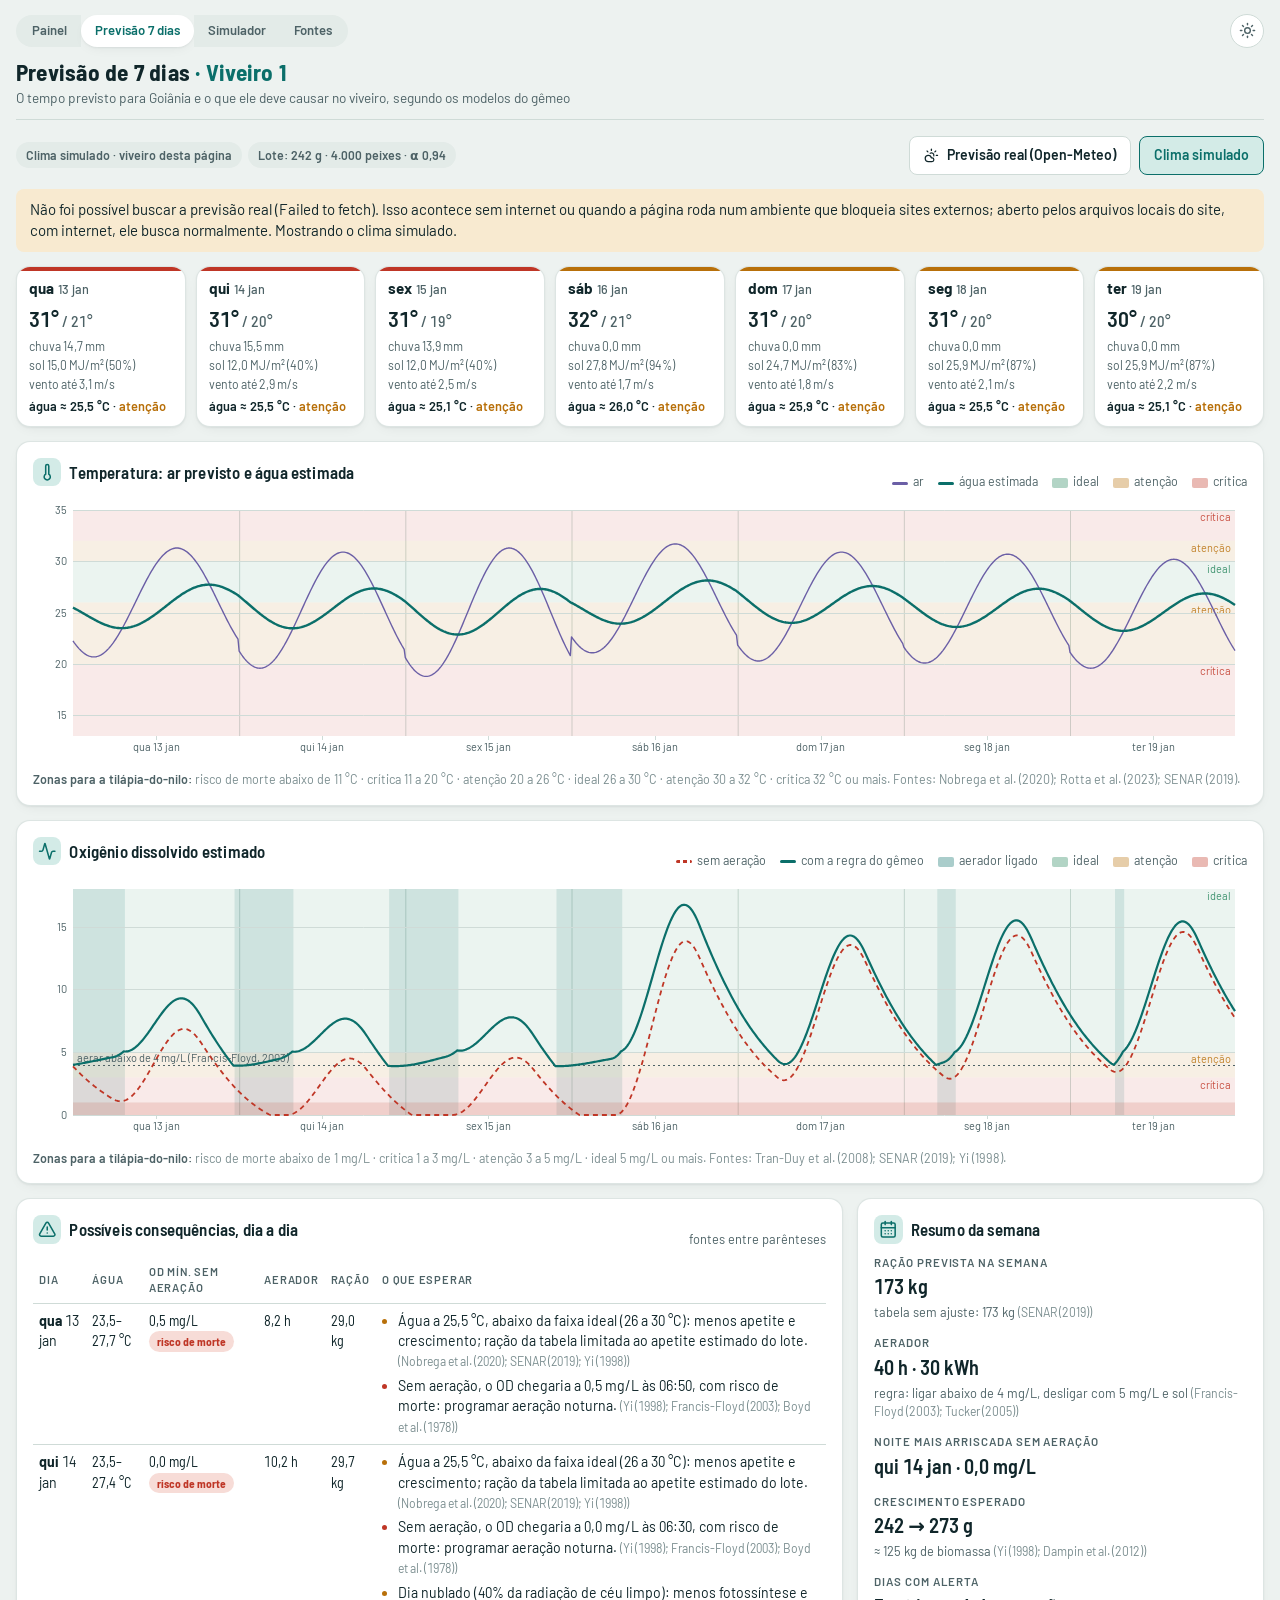
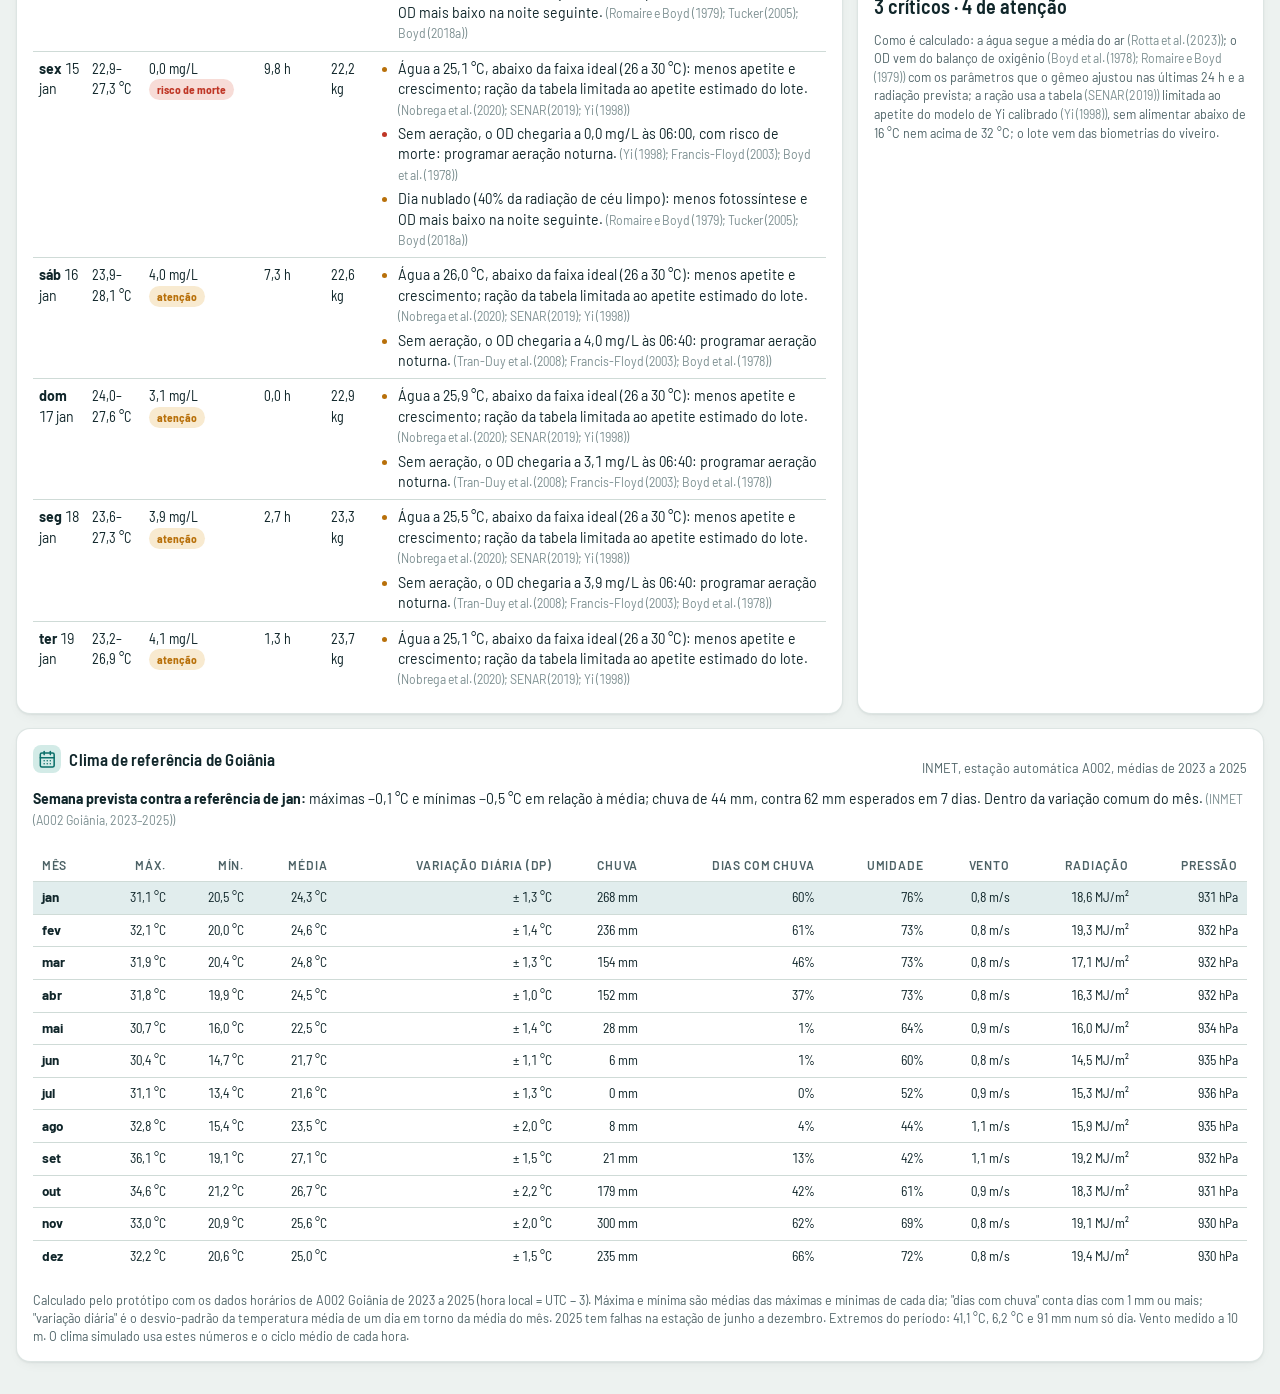
<file: previsao.html>
<!doctype html>
<html lang="pt-BR">
<head>
<meta charset="utf-8">
<meta name="viewport" content="width=device-width, initial-scale=1, viewport-fit=cover">
<title>Previsão de 7 dias</title>
<meta name="claude:viewport-fit-sides" content="cover">
<link rel="preconnect" href="https://fonts.googleapis.com"><link rel="preconnect" href="https://fonts.gstatic.com" crossorigin><link rel="stylesheet" href="https://fonts.googleapis.com/css2?family=Barlow:wght@400;500;600;700&family=Barlow+Semi+Condensed:wght@500;600;700&family=IBM+Plex+Mono:wght@400;500&display=swap">
<style>
/* Layout: faixa de status no topo, linha de leituras, grade de 12 colunas com o OD como peça central */
:root {
  --bg: #edf2f0; --surface: #ffffff; --surface-2: #e3ebe8; --ink: #10262a; --ink-2: #4d6266; --ink-3: #7a8d8f;
  --line: #cfdbd7; --accent: #0b6f6a; --accent-soft: #d3ebe7; --racao: #b97a12; --ar: #6b5fa6;
  --ok: #23845a; --ok-soft: #dcefe4; --warn: #b8700a; --warn-soft: #f8ead0; --crit: #bf3626; --crit-soft: #f7dcd7;
  --font-ui: "Barlow", "Segoe UI", system-ui, sans-serif;
  --font-num: "Barlow Semi Condensed", "Barlow", "Arial Narrow", system-ui, sans-serif;
  --font-mono: "IBM Plex Mono", ui-monospace, "SFMono-Regular", Menlo, Consolas, monospace;
  --r: 10px;
}
@media (prefers-color-scheme: dark) { :root:not([data-theme="light"]) {
  --bg: #0f1216; --surface: #171b21; --surface-2: #222830; --ink: #e7eaef; --ink-2: #a5aebb; --ink-3: #6f7a88;
  --line: #2c333d; --accent: #45b8ac; --accent-soft: #1b2f30; --racao: #e5a842; --ar: #a99be6;
  --ok: #4cc38a; --ok-soft: #16291f; --warn: #eaa53c; --warn-soft: #2f2513; --crit: #f0705e; --crit-soft: #351b1a; color-scheme: dark; } }
:root[data-theme="dark"] {
  --bg: #0f1216; --surface: #171b21; --surface-2: #222830; --ink: #e7eaef; --ink-2: #a5aebb; --ink-3: #6f7a88;
  --line: #2c333d; --accent: #45b8ac; --accent-soft: #1b2f30; --racao: #e5a842; --ar: #a99be6;
  --ok: #4cc38a; --ok-soft: #16291f; --warn: #eaa53c; --warn-soft: #2f2513; --crit: #f0705e; --crit-soft: #351b1a; color-scheme: dark; }

* { box-sizing: border-box; }
[hidden] { display: none !important; }
html, body { margin: 0; }
body { background: var(--bg); color: var(--ink); font-family: var(--font-ui); font-size: 15px; line-height: 1.45;
  padding-left: max(16px, env(safe-area-inset-left, 0px)); padding-right: max(16px, env(safe-area-inset-right, 0px)); padding-block: 0 32px; }
body::before { content: ""; position: fixed; inset: 0 0 auto; height: env(safe-area-inset-top, 0px); z-index: 10; background: var(--bg); }
h1, h2, h3 { font-family: var(--font-num); text-wrap: balance; margin: 0; letter-spacing: .01em; }
h2 { font-size: 1.05rem; font-weight: 600; }
.num { font-family: var(--font-num); font-variant-numeric: tabular-nums; }
.mono { font-family: var(--font-mono); font-size: .8rem; }
.rotulo { font-size: .72rem; text-transform: uppercase; letter-spacing: .08em; color: var(--ink-2); font-weight: 600; }
.sutil { color: var(--ink-2); }
button, select, input { font: inherit; color: inherit; }
button { cursor: pointer; }
:focus-visible { outline: 2px solid var(--accent); outline-offset: 2px; }
a { color: var(--accent); }
.wrap { max-width: 1380px; margin: 0 auto; }

/* barra de status */
.topo { position: sticky; top: env(safe-area-inset-top, 0px); z-index: 5; background: var(--bg); display: flex; flex-wrap: wrap; align-items: center; gap: 12px 24px; padding-block: 14px 12px; border-bottom: 1px solid var(--line); margin-bottom: 16px; }
.marca { display: flex; flex-direction: column; gap: 2px; min-width: 0; margin-right: auto; }
.marca h1 { font-size: 1.45rem; font-weight: 700; line-height: 1.1; }
.marca h1 span { color: var(--accent); }
.marca p { margin: 0; font-size: .85rem; color: var(--ink-2); }
.relogio { display: flex; align-items: baseline; gap: 10px; }
.relogio .hora { font-family: var(--font-num); font-size: 2rem; font-weight: 600; font-variant-numeric: tabular-nums; line-height: 1; }
.relogio .data { font-size: .85rem; color: var(--ink-2); }
.chips { display: flex; flex-wrap: wrap; gap: 6px; }
.chip { display: inline-flex; align-items: center; gap: 6px; padding: 4px 10px; border-radius: 999px; font-size: .78rem; font-weight: 600; background: var(--surface-2); color: var(--ink-2); white-space: nowrap; }
.chip::before { content: ""; width: 7px; height: 7px; border-radius: 50%; background: currentColor; }
.chip.ok { background: var(--ok-soft); color: var(--ok); } .chip.warn { background: var(--warn-soft); color: var(--warn); } .chip.crit { background: var(--crit-soft); color: var(--crit); }
.chip.neutro::before { display: none; }
.acoes-topo { display: flex; gap: 8px; flex-wrap: wrap; }
.btn { display: inline-flex; align-items: center; justify-content: center; gap: 6px; padding: 8px 14px; border-radius: 8px; border: 1px solid var(--line); background: var(--surface); font-weight: 600; font-size: .88rem; text-decoration: none; color: var(--ink); }
.btn:hover { border-color: var(--accent); }
.btn.primario { background: var(--accent); border-color: var(--accent); color: var(--surface); }
.btn.ativo { background: var(--accent-soft); border-color: var(--accent); color: var(--accent); }
.btn.perigo { border-color: var(--crit); color: var(--crit); }
.btn:disabled { opacity: .5; cursor: not-allowed; }

/* leituras */
.leituras { display: grid; grid-template-columns: repeat(auto-fit, minmax(170px, 1fr)); gap: 10px; margin-bottom: 14px; }
.tile { background: var(--surface); border: 1px solid var(--line); border-radius: var(--r); padding: 12px 14px 10px; display: grid; gap: 4px; position: relative; overflow: hidden; min-width: 0; }
.tile::after { content: ""; position: absolute; left: 0; top: 0; bottom: 0; width: 4px; background: var(--estado, transparent); }
.tile[data-estado="ok"] { --estado: var(--ok); } .tile[data-estado="atencao"] { --estado: var(--warn); } .tile[data-estado="critico"] { --estado: var(--crit); background: color-mix(in srgb, var(--crit-soft) 55%, var(--surface)); }
.tile .valor { font-family: var(--font-num); font-size: 2rem; font-weight: 600; line-height: 1; font-variant-numeric: tabular-nums; }
.tile .valor small { font-size: .9rem; font-weight: 500; color: var(--ink-2); margin-left: 3px; }
.tile .ref { font-size: .75rem; color: var(--ink-3); }
.tile canvas { width: 100%; height: 30px; display: block; }
.tile .linha2 { display: flex; justify-content: space-between; gap: 8px; font-size: .78rem; color: var(--ink-2); }

/* grade principal */
.grade { display: grid; grid-template-columns: repeat(12, minmax(0, 1fr)); gap: 14px; }
.card { background: var(--surface); border: 1px solid var(--line); border-radius: var(--r); padding: 16px; min-width: 0; display: flex; flex-direction: column; gap: 10px; }
.card header { display: flex; justify-content: space-between; align-items: baseline; gap: 10px; flex-wrap: wrap; }
.s8 { grid-column: span 8; } .s4 { grid-column: span 4; } .s6 { grid-column: span 6; } .s5 { grid-column: span 5; } .s7 { grid-column: span 7; } .s12 { grid-column: span 12; }
@media (max-width: 980px) { .s8, .s4, .s6, .s5, .s7 { grid-column: span 12; } }
.grafico { width: 100%; height: 260px; display: block; }
.grafico.baixo { height: 200px; }
.legenda { display: flex; flex-wrap: wrap; gap: 4px 14px; font-size: .78rem; color: var(--ink-2); }
.legenda i { display: inline-block; width: 16px; height: 3px; border-radius: 2px; vertical-align: middle; margin-right: 5px; background: var(--c); }
.legenda i.tr { background: repeating-linear-gradient(90deg, var(--c) 0 4px, transparent 4px 7px); }
.legenda i.bloco { height: 10px; opacity: .35; }
.resumo-od { display: grid; grid-template-columns: repeat(auto-fit, minmax(150px, 1fr)); gap: 10px; }
.kv { display: grid; gap: 2px; }
.kv b { font-family: var(--font-num); font-size: 1.25rem; font-weight: 600; font-variant-numeric: tabular-nums; }

/* aerador */
.aerador-estado { display: flex; align-items: center; gap: 14px; }
.helice { width: 54px; height: 54px; flex: none; color: var(--ink-3); }
.ligado .helice { color: var(--accent); animation: girar 1.2s linear infinite; }
@keyframes girar { to { transform: rotate(360deg); } }
@media (prefers-reduced-motion: reduce) { .ligado .helice { animation: none; } }
.aerador-estado .grande { font-family: var(--font-num); font-size: 1.8rem; font-weight: 700; line-height: 1; }
.botoes { display: grid; grid-template-columns: repeat(3, 1fr); gap: 6px; }
.recomendacao { background: var(--surface-2); border-radius: 8px; padding: 10px 12px; font-size: .9rem; }
.recomendacao strong { display: block; font-family: var(--font-num); font-size: 1.05rem; }

/* ração */
.racao-total { display: flex; align-items: baseline; gap: 12px; flex-wrap: wrap; }
.racao-total .grande { font-family: var(--font-num); font-size: 2.6rem; font-weight: 700; color: var(--racao); line-height: 1; font-variant-numeric: tabular-nums; }
.barra-comp { height: 8px; border-radius: 4px; background: var(--surface-2); position: relative; overflow: hidden; }
.barra-comp span { position: absolute; inset: 0 auto 0 0; background: var(--racao); border-radius: 4px; }
table { width: 100%; border-collapse: collapse; font-size: .88rem; }
th { text-align: left; font-size: .7rem; text-transform: uppercase; letter-spacing: .07em; color: var(--ink-2); font-weight: 600; padding: 6px 6px; border-bottom: 1px solid var(--line); }
td { padding: 7px 6px; border-bottom: 1px solid var(--line); font-variant-numeric: tabular-nums; }
tr:last-child td { border-bottom: 0; }
.tabela-rolagem { overflow-x: auto; }
.pill { display: inline-block; padding: 2px 8px; border-radius: 999px; font-size: .72rem; font-weight: 700; background: var(--surface-2); color: var(--ink-2); }
.pill.ok { background: var(--ok-soft); color: var(--ok); } .pill.warn { background: var(--warn-soft); color: var(--warn); } .pill.crit { background: var(--crit-soft); color: var(--crit); }

/* alertas */
.lista { display: grid; gap: 8px; margin: 0; padding: 0; list-style: none; }
.alerta { display: grid; grid-template-columns: auto 1fr; gap: 2px 10px; padding: 10px 12px; border-radius: 8px; background: var(--surface-2); }
.alerta .marcador { grid-row: span 2; width: 10px; height: 10px; border-radius: 50%; margin-top: 6px; background: var(--ink-3); }
.alerta.critico { background: var(--crit-soft); } .alerta.critico .marcador { background: var(--crit); }
.alerta.atencao { background: var(--warn-soft); } .alerta.atencao .marcador { background: var(--warn); }
.alerta b { font-size: .92rem; } .alerta span { font-size: .84rem; color: var(--ink-2); }
.vazio { color: var(--ink-2); font-size: .9rem; padding: 10px 12px; border: 1px dashed var(--line); border-radius: 8px; }
.log { list-style: none; margin: 0; padding: 0; display: grid; gap: 4px; max-height: 210px; overflow-y: auto; font-size: .84rem; }
.log li { display: grid; grid-template-columns: 52px 1fr; gap: 8px; }
.log li.sutil { display: block; }
.log time { color: var(--ink-3); font-family: var(--font-num); font-variant-numeric: tabular-nums; }

/* arquitetura */
.fluxo { display: flex; flex-wrap: wrap; gap: 8px; align-items: stretch; }
.fluxo div { flex: 1 1 160px; background: var(--surface-2); border-radius: 8px; padding: 10px 12px; font-size: .84rem; min-width: 0; }
.fluxo div b { display: block; font-family: var(--font-num); font-size: .98rem; }
.fluxo .seta { flex: 0 0 auto; background: none; padding: 0; align-self: center; color: var(--ink-3); font-size: 1.2rem; }
@media (max-width: 700px) { .fluxo .seta { display: none; } }

/* simulador */
.controles { display: grid; grid-template-columns: repeat(12, minmax(0, 1fr)); gap: 14px; }
.eventos { display: grid; grid-template-columns: repeat(auto-fit, minmax(210px, 1fr)); gap: 8px; }
.evento { text-align: left; padding: 10px 12px; border-radius: 8px; border: 1px solid var(--line); background: var(--surface); display: grid; gap: 2px; }
.evento:hover { border-color: var(--accent); background: var(--accent-soft); }
.evento b { font-family: var(--font-num); font-size: 1rem; }
.evento span { font-size: .8rem; color: var(--ink-2); }
.evento.ativo { border-color: var(--accent); background: var(--accent-soft); }
.slider { display: grid; grid-template-columns: 1fr auto; gap: 4px 10px; align-items: center; padding-block: 6px; border-bottom: 1px solid var(--line); }
.slider:last-child { border-bottom: 0; }
.slider label { font-weight: 600; font-size: .9rem; }
.slider output { font-family: var(--font-num); font-size: 1.2rem; font-weight: 600; font-variant-numeric: tabular-nums; text-align: right; }
.slider input[type=range] { grid-column: span 2; width: 100%; accent-color: var(--accent); }
.slider .opcoes { grid-column: span 2; display: flex; gap: 12px; flex-wrap: wrap; font-size: .8rem; color: var(--ink-2); }
.alternar { display: flex; align-items: center; justify-content: space-between; gap: 10px; padding-block: 8px; border-bottom: 1px solid var(--line); }
.alternar:last-child { border-bottom: 0; }
.alternar label { font-weight: 600; font-size: .9rem; }
.alternar small { display: block; font-weight: 400; color: var(--ink-2); font-size: .8rem; }
.troca { appearance: none; width: 44px; height: 24px; border-radius: 12px; background: var(--surface-2); border: 1px solid var(--line); position: relative; cursor: pointer; flex: none; }
.troca::after { content: ""; position: absolute; top: 2px; left: 2px; width: 18px; height: 18px; border-radius: 50%; background: var(--ink-3); transition: transform .15s; }
.troca:checked { background: var(--accent); border-color: var(--accent); }
.troca:checked::after { transform: translateX(20px); background: var(--surface); }
.velocidades { display: flex; flex-wrap: wrap; gap: 4px; }
.velocidades .btn { padding: 6px 10px; font-size: .8rem; }
.mensagens { font-family: var(--font-mono); font-size: .76rem; background: var(--surface-2); border-radius: 8px; padding: 10px; max-height: 260px; overflow: auto; white-space: pre; line-height: 1.55; }
.mensagens .top { color: var(--accent); }
.comp td:nth-child(2), .comp td:nth-child(3), .comp th:nth-child(2), .comp th:nth-child(3) { text-align: right; }
.melhor { color: var(--ok); font-weight: 700; }

/* gaveta do simulador interno */
.gaveta { position: fixed; inset: 0 0 0 auto; width: min(560px, 100%); background: var(--bg); border-left: 1px solid var(--line); z-index: 20; overflow-y: auto;
  padding: calc(16px + env(safe-area-inset-top, 0px)) max(16px, env(safe-area-inset-right, 0px)) calc(24px + env(safe-area-inset-bottom, 0px)) 16px; box-shadow: -12px 0 30px rgba(0,0,0,.18); }
.gaveta .controles > * { grid-column: span 12 !important; }
.gaveta-topo { display: flex; justify-content: space-between; align-items: center; gap: 10px; margin-bottom: 12px; }
.aviso { padding: 10px 14px; border-radius: 8px; background: var(--warn-soft); color: var(--ink); margin-bottom: 14px; display: flex; gap: 12px; align-items: center; flex-wrap: wrap; justify-content: space-between; }

.fonte-zona { margin: 0; font-size: .78rem; color: var(--ink-3); }
.fonte-zona b { color: var(--ink-2); font-weight: 600; }

/* navegação entre as páginas */
.abas { flex-basis: 100%; display: flex; flex-wrap: wrap; gap: 4px; margin-bottom: -4px; }
.abas a, .abas button { font-family: inherit; cursor: pointer; background: none; padding: 4px 10px; border-radius: 999px; font-size: .82rem; font-weight: 600; color: var(--ink-2); text-decoration: none; border: 1px solid transparent; }
.abas a:hover, .abas button:hover { color: var(--accent); border-color: var(--line); }
.abas a[aria-current="page"], .abas button[aria-current="page"] { background: var(--accent-soft); color: var(--accent); }
/* aba Previsão */
.dias { display: grid; grid-template-columns: repeat(7, minmax(0, 1fr)); gap: 10px; margin-bottom: 14px; }
@media (max-width: 980px) { .dias { grid-template-columns: repeat(auto-fill, minmax(140px, 1fr)); } }
.dia { background: var(--surface); border: 1px solid var(--line); border-radius: var(--r); padding: 10px 12px; display: grid; gap: 4px; position: relative; overflow: hidden; min-width: 0; }
.dia::after { content: ""; position: absolute; left: 0; right: 0; top: 0; height: 4px; background: var(--estado, transparent); }
.dia[data-estado="ok"] { --estado: var(--ok); } .dia[data-estado="atencao"] { --estado: var(--warn); } .dia[data-estado="critico"] { --estado: var(--crit); }
.dia .nome { font-weight: 700; font-size: .95rem; } .dia .nome small { font-weight: 500; color: var(--ink-2); margin-left: 4px; }
.dia .temps { font-family: var(--font-num); font-size: 1.35rem; font-weight: 600; font-variant-numeric: tabular-nums; }
.dia .temps small { font-size: .95rem; color: var(--ink-2); font-weight: 500; }
.dia .det { font-size: .76rem; color: var(--ink-2); display: grid; gap: 1px; }
.dia .agua { font-size: .8rem; font-weight: 600; }
table.consequencias td { vertical-align: top; }
table.consequencias ul { margin: 0; padding-left: 16px; display: grid; gap: 4px; }
table.consequencias li.critico::marker { color: var(--crit); } table.consequencias li.atencao::marker { color: var(--warn); }
.ref { color: var(--ink-3); font-size: .76rem; }
.limiar { color: var(--warn); font-size: .72rem; font-weight: 600; }
.resumo-semana { display: grid; gap: 12px; }
/* aba Fontes */
.biblio { margin: 0; padding-left: 20px; display: grid; gap: 8px; font-size: .86rem; }
.biblio a { color: var(--accent); word-break: break-all; }
.pill.info { background: var(--accent-soft); color: var(--accent); }
.tabela-rolagem { overflow-x: auto; }
.pill { white-space: nowrap; }
.barra-pv { display: flex; flex-wrap: wrap; align-items: center; justify-content: space-between; gap: 10px; margin-bottom: 14px; }
/* blocos de leitura com altura estável: o rodapé nunca quebra linha */
.tile .linha2 { white-space: nowrap; min-height: 1.3em; font-variant-numeric: tabular-nums; }
.tile .linha2 span { overflow: hidden; text-overflow: ellipsis; min-width: 0; }
.tile .linha2 span:first-child { flex: 0 1 auto; } .tile .linha2 span:last-child { flex: 0 1 auto; text-align: right; }
.tile .linha2 span:empty { display: none; }
.tile .rotulo { white-space: nowrap; overflow: hidden; text-overflow: ellipsis; }
.tile .valor { white-space: nowrap; }
.chip { white-space: nowrap; font-variant-numeric: tabular-nums; }

/* ---- refinamento visual: ícones Lucide, cartões com elevação, régua de zonas ---- */
:root { --r: 14px; --sombra: 0 1px 2px rgb(16 38 42 / .06), 0 4px 14px -6px rgb(16 38 42 / .10); }
@media (prefers-color-scheme: dark) { :root:not([data-theme="light"]) { --sombra: 0 1px 2px rgb(0 0 0 / .35), 0 6px 18px -8px rgb(0 0 0 / .5); } }
:root[data-theme="dark"] { --sombra: 0 1px 2px rgb(0 0 0 / .35), 0 6px 18px -8px rgb(0 0 0 / .5); }
.ic { width: 1.05em; height: 1.05em; flex: none; vertical-align: -0.16em; }
.card, .tile, .dia { box-shadow: var(--sombra); border-color: color-mix(in srgb, var(--line) 70%, transparent); }
.card h2 { display: inline-flex; align-items: center; gap: 8px; }
.card h2 .ic { color: var(--accent); width: 1.1em; height: 1.1em; padding: 5px; box-sizing: content-box; border-radius: 8px; background: var(--accent-soft); }
.tile .rotulo { display: flex; align-items: center; gap: 6px; }
.tile .rotulo .ic { color: var(--accent); }
.tile::after { width: 3px; }
.btn .ic { margin-right: 2px; }
.abas { gap: 0; margin-bottom: 0; }
.abas a, .abas button { display: inline-flex; align-items: center; gap: 6px; padding: 6px 14px; border: 0; border-radius: 0; background: var(--surface-2); }
.abas > :first-child { border-radius: 999px 0 0 999px; padding-left: 16px; } .abas > :last-child { border-radius: 0 999px 999px 0; padding-right: 16px; }
.abas a[aria-current="page"], .abas button[aria-current="page"] { border-radius: 999px; }
.abas a[aria-current="page"], .abas button[aria-current="page"] { background: var(--surface); color: var(--accent); box-shadow: var(--sombra); }
.regua-linha { display: flex; align-items: center; gap: 8px; min-height: 18px; }
.regua-linha .regua { flex: 1; }
.selo { font-size: .68rem; font-weight: 700; padding: 1px 8px; border-radius: 999px; background: var(--surface-2); color: var(--ink-2); white-space: nowrap; }
.selo:empty { visibility: hidden; }
.selo { min-width: 52px; text-align: center; }
.selo[data-nivel="ideal"] { background: var(--ok-soft); color: var(--ok); }
.selo[data-nivel="atencao"] { background: var(--warn-soft); color: var(--warn); }
.selo[data-nivel="critico"], .selo[data-nivel="morte"] { background: var(--crit-soft); color: var(--crit); }
.regua { position: relative; height: 5px; border-radius: 999px; opacity: .85; margin: 2px 0 1px; }
.regua b { position: absolute; top: 50%; width: 11px; height: 11px; border-radius: 50%; background: var(--surface); border: 2.5px solid var(--ink); transform: translate(-50%, -50%); transition: left .4s ease; }
.leituras { gap: 12px; }
.tile .valor { font-size: 2.1rem; }

/* linha das abas com o botão de tema */
.linha-abas { flex-basis: 100%; display: flex; align-items: center; justify-content: space-between; gap: 8px; }
.linha-abas .abas { flex-basis: auto; }
.bt-tema { display: inline-flex; align-items: center; justify-content: center; width: 34px; height: 34px; border-radius: 999px; border: 1px solid var(--line); background: var(--surface); color: var(--ink-2); padding: 0; }
.bt-tema:hover { color: var(--accent); border-color: var(--accent); }
.bt-tema .ic { width: 17px; height: 17px; }
.bt-tema .ic-lua { display: none; }
:root[data-theme="dark"] .bt-tema .ic-sol { display: none; } :root[data-theme="dark"] .bt-tema .ic-lua { display: inline; }
@media (prefers-color-scheme: dark) { :root:not([data-theme="light"]) .bt-tema .ic-sol { display: none; } :root:not([data-theme="light"]) .bt-tema .ic-lua { display: inline; } }

/* janela do QR code */
.modal { position: fixed; inset: 0; z-index: 50; background: rgb(0 0 0 / .45); display: grid; place-items: center; padding: 16px; }
.modal-caixa { background: var(--surface); color: var(--ink); border-radius: var(--r); box-shadow: var(--sombra); padding: 18px; width: min(420px, 100%); display: grid; gap: 12px; }
.modal-topo { display: flex; justify-content: space-between; align-items: center; gap: 10px; }
.modal-topo h2 { display: inline-flex; align-items: center; gap: 8px; }
.mc-qr { background: #fff; border-radius: 10px; padding: 10px; width: min(260px, 100%); margin: 0 auto; }
.mc-qr svg { display: block; width: 100%; height: auto; }
.mc-url { text-align: center; font-size: .95rem; word-break: break-all; margin: 0; color: var(--accent); }
.mc-config { display: grid; gap: 10px; }
.mc-config label { display: grid; gap: 4px; font-size: .8rem; color: var(--ink-2); font-weight: 600; }
.mc-config input { padding: 8px 10px; border-radius: 8px; border: 1px solid var(--line); background: var(--bg); font-size: .9rem; }
.mc-config details { display: grid; gap: 8px; font-size: .85rem; } .mc-config summary { cursor: pointer; color: var(--ink-2); }
.mc-config details[open] label { margin-top: 8px; }


/* clima de referência (INMET) na aba Previsão */
.clima-ref { width: 100%; border-collapse: collapse; font-size: .84rem; }
.clima-ref th, .clima-ref td { padding: .38rem .55rem; border-bottom: 1px solid var(--line); text-align: right; white-space: nowrap; }
.clima-ref th:first-child, .clima-ref td:first-child { text-align: left; }
.clima-ref th { color: var(--ink-2); font-weight: 600; font-size: .76rem; }
.clima-ref tr.atual td { background: color-mix(in srgb, var(--accent) 12%, transparent); }
.pv-comparacao { margin: 0 0 .7rem; font-size: .88rem; line-height: 1.5; }

.espera-painel p { margin: 0 0 .8rem; color: var(--ink-2); line-height: 1.5; }

/* janela do celular: nada pode alargar a caixa */
.modal-caixa > *, .mc-config > * { min-width: 0; }
.modal-caixa { max-height: calc(100dvh - 32px); overflow-y: auto; }
.mc-status { border-radius: 10px; padding: 10px 12px; font-size: .84rem; background: var(--surface-2); display: grid; gap: 6px; overflow-wrap: anywhere; }
.mc-status[data-estado="ok"] { background: var(--ok-soft); } .mc-status[data-estado="ok"] > b { color: var(--ok); }
.mc-status[data-estado="warn"] > b { color: var(--warn); }
.mc-status[data-estado="crit"] { background: var(--crit-soft); } .mc-status[data-estado="crit"] > b { color: var(--crit); }
.mc-status ul { list-style: none; margin: 0; padding: 0; display: grid; grid-template-columns: repeat(2, minmax(0, 1fr)); gap: 2px 12px; }
.mc-status li { display: flex; align-items: center; gap: 6px; color: var(--ink-2); }
.mc-status li span { margin-left: auto; font-size: .76rem; }
.mc-status li i { width: 8px; height: 8px; border-radius: 50%; background: var(--ink-3); flex: none; }
.mc-status li[data-ok="1"] i { background: var(--ok); } .mc-status li[data-ok="0"] i { background: var(--crit); }
.mc-dica { margin: 2px 0 0; color: var(--ink); line-height: 1.45; }

</style>
</head>
<body>
<div class="wrap">
  <header class="topo">
    <div class="linha-abas"><nav class="abas" aria-label="Páginas do protótipo"><a href="index.html">Painel</a><a href="previsao.html" aria-current="page">Previsão 7 dias</a><a href="simulador.html">Simulador</a><a href="fontes.html">Fontes</a></nav><button class="bt-tema" id="bt-tema" type="button" aria-label="Alternar tema claro e escuro" title="Tema claro / escuro"><span class="ic-sol"><svg class="ic" viewBox="0 0 24 24" fill="none" stroke="currentColor" stroke-width="2" stroke-linecap="round" stroke-linejoin="round" aria-hidden="true"><circle cx="12" cy="12" r="4" /> <path d="M12 2v2" /> <path d="M12 20v2" /> <path d="m4.93 4.93 1.41 1.41" /> <path d="m17.66 17.66 1.41 1.41" /> <path d="M2 12h2" /> <path d="M20 12h2" /> <path d="m6.34 17.66-1.41 1.41" /> <path d="m19.07 4.93-1.41 1.41" /></svg></span><span class="ic-lua"><svg class="ic" viewBox="0 0 24 24" fill="none" stroke="currentColor" stroke-width="2" stroke-linecap="round" stroke-linejoin="round" aria-hidden="true"><path d="M12 3a6 6 0 0 0 9 9 9 9 0 1 1-9-9Z" /></svg></span></button></div>
    <div class="marca">
      <h1>Previsão de 7 dias <span>· Viveiro 1</span></h1>
      <p>O tempo previsto para Goiânia e o que ele deve causar no viveiro, segundo os modelos do gêmeo</p>
    </div>
  </header>

  <div class="barra-pv">
    <div class="chips"><span class="chip neutro" id="pv-chip-fonte">Carregando</span><span class="chip neutro" id="pv-chip-lote"></span></div>
    <div class="acoes-topo" role="group" aria-label="Fonte da previsão"><button class="btn" id="pv-real"><svg class="ic" viewBox="0 0 24 24" fill="none" stroke="currentColor" stroke-width="2" stroke-linecap="round" stroke-linejoin="round" aria-hidden="true"><path d="M12 2v2" /> <path d="m4.93 4.93 1.41 1.41" /> <path d="M20 12h2" /> <path d="m19.07 4.93-1.41 1.41" /> <path d="M15.947 12.65a4 4 0 0 0-5.925-4.128" /> <path d="M13 22H7a5 5 0 1 1 4.9-6H13a3 3 0 0 1 0 6Z" /></svg>Previsão real (Open-Meteo)</button><button class="btn" id="pv-sim">Clima simulado</button></div>
  </div>
  <div class="aviso" id="pv-aviso" hidden><span id="pv-aviso-txt"></span></div>

  <section class="dias" id="pv-dias" aria-label="Previsão por dia"></section>

  <main class="grade">
    <article class="card s12">
      <header><h2><svg class="ic" viewBox="0 0 24 24" fill="none" stroke="currentColor" stroke-width="2" stroke-linecap="round" stroke-linejoin="round" aria-hidden="true"><path d="M14 4v10.54a4 4 0 1 1-4 0V4a2 2 0 0 1 4 0Z" /></svg>Temperatura: ar previsto e água estimada</h2>
        <div class="legenda"><span><i style="--c:var(--ar)"></i>ar</span><span><i style="--c:var(--accent)"></i>água estimada</span><span><i class="bloco" style="--c:var(--ok)"></i>ideal</span><span><i class="bloco" style="--c:var(--warn)"></i>atenção</span><span><i class="bloco" style="--c:var(--crit)"></i>crítica</span></div>
      </header>
      <canvas class="grafico" id="pv-g-temp" role="img" aria-label="Temperatura do ar prevista e da água estimada para os próximos 7 dias"></canvas>
      <p class="fonte-zona" data-zona="temp"></p>
    </article>

    <article class="card s12">
      <header><h2><svg class="ic" viewBox="0 0 24 24" fill="none" stroke="currentColor" stroke-width="2" stroke-linecap="round" stroke-linejoin="round" aria-hidden="true"><path d="M22 12h-2.48a2 2 0 0 0-1.93 1.46l-2.35 8.36a.25.25 0 0 1-.48 0L9.24 2.18a.25.25 0 0 0-.48 0l-2.35 8.36A2 2 0 0 1 4.49 12H2" /></svg>Oxigênio dissolvido estimado</h2>
        <div class="legenda"><span><i class="tr" style="--c:var(--crit)"></i>sem aeração</span><span><i style="--c:var(--accent)"></i>com a regra do gêmeo</span><span><i class="bloco" style="--c:var(--accent)"></i>aerador ligado</span><span><i class="bloco" style="--c:var(--ok)"></i>ideal</span><span><i class="bloco" style="--c:var(--warn)"></i>atenção</span><span><i class="bloco" style="--c:var(--crit)"></i>crítica</span></div>
      </header>
      <canvas class="grafico" id="pv-g-od" role="img" aria-label="Oxigênio dissolvido estimado para os próximos 7 dias, com e sem aeração"></canvas>
      <p class="fonte-zona" data-zona="od"></p>
    </article>

    <article class="card s8">
      <header><h2><svg class="ic" viewBox="0 0 24 24" fill="none" stroke="currentColor" stroke-width="2" stroke-linecap="round" stroke-linejoin="round" aria-hidden="true"><path d="m21.73 18-8-14a2 2 0 0 0-3.48 0l-8 14A2 2 0 0 0 4 21h16a2 2 0 0 0 1.73-3" /> <path d="M12 9v4" /> <path d="M12 17h.01" /></svg>Possíveis consequências, dia a dia</h2><span class="sutil" style="font-size:.8rem">fontes entre parênteses</span></header>
      <div class="tabela-rolagem"><table class="consequencias"><thead><tr><th>Dia</th><th>Água</th><th>OD mín. sem aeração</th><th>Aerador</th><th>Ração</th><th>O que esperar</th></tr></thead><tbody id="pv-tab"></tbody></table></div>
    </article>

    <aside class="card s4">
      <header><h2><svg class="ic" viewBox="0 0 24 24" fill="none" stroke="currentColor" stroke-width="2" stroke-linecap="round" stroke-linejoin="round" aria-hidden="true"><path d="M8 2v4" /> <path d="M16 2v4" /> <rect width="18" height="18" x="3" y="4" rx="2" /> <path d="M3 10h18" /> <path d="M8 14h.01" /> <path d="M12 14h.01" /> <path d="M16 14h.01" /> <path d="M8 18h.01" /> <path d="M12 18h.01" /> <path d="M16 18h.01" /></svg>Resumo da semana</h2></header>
      <div class="resumo-semana" id="pv-resumo"></div>
      <p class="sutil" style="margin:0;font-size:.78rem" id="pv-metodo"></p>
    </aside>

    <article class="card s12">
      <header><h2><svg class="ic" viewBox="0 0 24 24" fill="none" stroke="currentColor" stroke-width="2" stroke-linecap="round" stroke-linejoin="round" aria-hidden="true"><path d="M8 2v4" /> <path d="M16 2v4" /> <rect width="18" height="18" x="3" y="4" rx="2" /> <path d="M3 10h18" /> <path d="M8 14h.01" /> <path d="M12 14h.01" /> <path d="M16 14h.01" /> <path d="M8 18h.01" /> <path d="M12 18h.01" /> <path d="M16 18h.01" /></svg>Clima de referência de Goiânia</h2><span class="sutil" style="font-size:.8rem">INMET, estação automática A002, médias de 2023 a 2025</span></header>
      <p class="pv-comparacao" id="pv-ref-semana"></p>
      <div class="tabela-rolagem"><table class="clima-ref"><thead><tr><th>Mês</th><th>Máx.</th><th>Mín.</th><th>Média</th><th>Variação diária (dp)</th><th>Chuva</th><th>Dias com chuva</th><th>Umidade</th><th>Vento</th><th>Radiação</th><th>Pressão</th></tr></thead><tbody id="pv-ref"></tbody></table></div>
      <p class="sutil" style="margin:.5rem 0 0;font-size:.78rem" id="pv-ref-nota"></p>
    </article>
  </main>

</div>

<script>window.MODO_GEMEO = "previsao";</script>
<script>
/* =====================================================================
   GÊMEO DIGITAL · VIVEIRO 1 · TILÁPIA-DO-NILO · GOIÂNIA (GO)
   Parte 1: contraparte física virtual (clima, água, peixes, dispositivo)
   e modelos do gêmeo (crescimento de Yi 1998, previsão híbrida de OD,
   ração do dia, aeração e alertas). Roda no navegador e também no Node
   (para testes), sem servidor e sem bibliotecas.
   ===================================================================== */
'use strict';

/* ---------------- utilidades ---------------- */
const clamp = (x, a, b) => Math.max(a, Math.min(b, x));
const H = 3600e3, MIN = 60e3, DIA = 24 * H;
function rng(seed) {                       // gerador pseudoaleatório reprodutível
  let s = seed >>> 0 || 1;
  return () => { s ^= s << 13; s >>>= 0; s ^= s >> 17; s ^= s << 5; s >>>= 0; return s / 4294967296; };
}
function gauss(r) { const u = Math.max(1e-9, r()), v = r(); return Math.sqrt(-2 * Math.log(u)) * Math.cos(2 * Math.PI * v); }
// O relógio simulado guarda a hora local de Goiânia codificada como UTC.
const horaDe = t => { const d = new Date(t); return d.getUTCHours() + d.getUTCMinutes() / 60; };
const mesDe = t => new Date(t).getUTCMonth();
const diaDoAno = t => { const d = new Date(t); return Math.floor((t - Date.UTC(d.getUTCFullYear(), 0, 1)) / DIA) + 1; };
const p2 = n => String(n).padStart(2, '0');
const fmtHora = t => { const d = new Date(t); return p2(d.getUTCHours()) + ':' + p2(d.getUTCMinutes()); };
const fmtData = t => { const d = new Date(t); return p2(d.getUTCDate()) + '/' + p2(d.getUTCMonth() + 1) + '/' + d.getUTCFullYear(); };
const MESES = ['jan', 'fev', 'mar', 'abr', 'mai', 'jun', 'jul', 'ago', 'set', 'out', 'nov', 'dez'];
const fmtDiaMes = t => { const d = new Date(t); return d.getUTCDate() + ' ' + MESES[d.getUTCMonth()]; };

/* ---------------- clima de Goiânia ----------------
   Estação automática A002 Goiânia (GO) do INMET, dados horários de 01/01/2023 a 31/12/2025 [inmet].
   Médias calculadas pelo protótipo a partir dos três arquivos anuais do Banco de Dados Meteorológicos
   (2023.zip, 2024.zip, 2025.zip). Horas sem leitura (-9999) foram ignoradas; 2025 tem falhas de
   junho a dezembro, então esses meses pesam mais 2023 e 2024. Hora local = UTC − 3.
   tmax/tmin = média das máximas/mínimas diárias; chuva = total médio do mês; pchuva = fração de dias
   com 1 mm ou mais; rad = radiação global média em MJ/m²/dia; anomDP = desvio-padrão da temperatura
   média diária em torno da média do mês; anomAR1 = correlação de um dia com o seguinte. */
const NORMAIS = {
  tmax: [31.1, 32.1, 31.9, 31.8, 30.7, 30.4, 31.1, 32.8, 36.1, 34.6, 33.0, 32.2],
  tmin: [20.5, 20.0, 20.4, 19.9, 16.0, 14.7, 13.4, 15.4, 19.1, 21.2, 20.9, 20.6],
  tmed: [24.3, 24.6, 24.8, 24.5, 22.5, 21.7, 21.6, 23.5, 27.1, 26.7, 25.6, 25.0],
  chuva: [267.6, 236.2, 153.5, 151.7, 28.0, 5.7, 0.0, 7.8, 20.8, 179.4, 299.5, 235.4],
  pchuva: [0.60, 0.61, 0.46, 0.37, 0.01, 0.01, 0.00, 0.04, 0.13, 0.42, 0.62, 0.66],
  ur: [76, 73, 73, 73, 64, 60, 52, 44, 42, 61, 69, 72],
  vento: [0.8, 0.8, 0.8, 0.8, 0.9, 0.8, 0.9, 1.1, 1.1, 0.9, 0.8, 0.8],
  pressao: [930.8, 931.8, 932.0, 931.8, 934.1, 935.3, 936.0, 934.5, 932.3, 930.8, 930.3, 930.4],
  rad: [18.6, 19.3, 17.1, 16.3, 16.0, 14.5, 15.3, 15.9, 19.2, 18.3, 19.1, 19.4],
  anomDP: [1.26, 1.40, 1.33, 1.02, 1.42, 1.07, 1.25, 2.01, 1.54, 2.22, 2.02, 1.49],
  anomAR1: 0.69,
  // ciclo médio de cada hora local (0 a 23 h), um vetor por mês
  hT: [
    [21.9, 21.6, 21.4, 21.2, 21.0, 20.9, 20.9, 21.8, 23.6, 25.3, 26.8, 27.8, 28.4, 28.8, 28.8, 28.2, 27.4, 26.5, 25.4, 24.1, 23.5, 23.1, 22.6, 22.3],
    [21.8, 21.5, 21.2, 21.0, 20.8, 20.6, 20.4, 21.2, 23.2, 25.5, 27.6, 29.0, 29.4, 29.7, 29.5, 29.2, 28.4, 27.8, 26.1, 24.7, 23.6, 22.9, 22.5, 22.1],
    [22.2, 21.9, 21.6, 21.3, 21.1, 20.9, 20.8, 21.5, 23.6, 25.9, 27.4, 28.7, 29.3, 29.7, 29.6, 29.3, 28.4, 27.3, 26.0, 24.7, 24.0, 23.5, 23.0, 22.5],
    [21.7, 21.4, 21.1, 20.9, 20.7, 20.5, 20.3, 20.7, 23.2, 25.6, 27.5, 28.9, 29.6, 29.9, 30.1, 29.6, 28.7, 27.1, 25.3, 24.2, 23.5, 22.9, 22.4, 22.0],
    [18.9, 18.4, 17.8, 17.4, 16.9, 16.6, 16.3, 16.7, 19.9, 23.3, 25.9, 27.6, 28.7, 29.3, 29.8, 29.6, 28.8, 27.0, 24.6, 23.2, 22.0, 21.1, 20.3, 19.5],
    [18.1, 17.5, 16.8, 16.5, 16.0, 15.6, 15.2, 15.4, 17.9, 22.1, 25.1, 27.2, 28.3, 28.9, 29.3, 29.4, 28.0, 26.6, 24.2, 22.5, 21.3, 20.4, 19.5, 18.7],
    [17.7, 17.0, 16.2, 15.6, 14.9, 14.4, 13.9, 14.0, 17.0, 21.4, 25.2, 27.4, 28.6, 29.5, 30.0, 30.2, 29.0, 27.5, 24.8, 23.2, 21.6, 20.5, 19.5, 18.6],
    [19.7, 18.9, 18.1, 17.4, 16.8, 16.3, 16.2, 16.9, 20.5, 24.1, 27.1, 29.1, 30.4, 31.3, 31.5, 31.4, 30.8, 29.4, 26.9, 25.1, 23.5, 22.4, 21.1, 20.4],
    [23.2, 22.4, 21.9, 21.1, 20.6, 20.2, 20.0, 21.2, 24.7, 28.6, 31.2, 32.9, 33.9, 34.3, 34.6, 34.4, 33.9, 32.3, 29.9, 28.1, 26.9, 25.8, 25.0, 24.1],
    [23.6, 23.2, 22.8, 22.5, 22.1, 21.8, 21.7, 23.3, 25.6, 27.9, 29.9, 31.1, 32.1, 32.5, 32.5, 32.0, 31.3, 30.1, 28.4, 27.0, 26.0, 25.2, 24.7, 24.1],
    [22.7, 22.4, 22.1, 21.8, 21.6, 21.4, 21.6, 23.1, 25.3, 27.3, 28.8, 29.9, 30.4, 30.8, 30.6, 30.4, 29.5, 28.3, 26.5, 25.2, 24.6, 23.9, 23.5, 23.1],
    [22.3, 21.9, 21.6, 21.4, 21.3, 21.1, 21.2, 22.4, 24.3, 26.3, 27.6, 28.8, 29.6, 29.9, 30.1, 29.6, 28.7, 28.0, 26.2, 24.8, 24.0, 23.3, 22.9, 22.5]
  ],
  hUR: [
    [87, 88, 89, 90, 90, 90, 91, 88, 80, 71, 65, 61, 58, 56, 56, 59, 62, 65, 69, 76, 79, 81, 83, 84],
    [86, 86, 88, 89, 90, 90, 91, 89, 81, 71, 62, 55, 52, 51, 51, 52, 55, 58, 65, 72, 77, 80, 82, 84],
    [84, 86, 87, 88, 89, 90, 90, 88, 79, 68, 62, 57, 54, 52, 52, 53, 57, 60, 66, 72, 75, 79, 81, 83],
    [86, 88, 89, 89, 90, 90, 90, 90, 80, 69, 61, 54, 51, 50, 48, 50, 53, 59, 67, 73, 77, 80, 82, 85],
    [80, 82, 84, 86, 87, 88, 88, 88, 76, 62, 53, 46, 41, 38, 36, 36, 37, 44, 53, 59, 65, 70, 73, 77],
    [74, 76, 79, 81, 83, 84, 85, 85, 77, 60, 48, 40, 36, 33, 31, 30, 33, 37, 46, 52, 58, 62, 67, 71],
    [66, 68, 72, 74, 77, 79, 81, 82, 72, 54, 41, 33, 29, 26, 25, 24, 25, 29, 36, 41, 48, 53, 58, 62],
    [54, 57, 61, 64, 67, 70, 70, 68, 57, 44, 35, 29, 26, 23, 22, 22, 22, 24, 29, 34, 38, 43, 47, 51],
    [50, 53, 56, 60, 62, 64, 65, 64, 50, 37, 30, 26, 23, 23, 22, 23, 23, 26, 30, 35, 37, 41, 45, 48],
    [72, 74, 76, 78, 80, 81, 81, 76, 66, 56, 49, 45, 42, 40, 40, 41, 44, 46, 51, 57, 61, 65, 68, 71],
    [80, 82, 83, 85, 86, 86, 87, 81, 71, 62, 56, 52, 49, 48, 48, 48, 51, 56, 63, 68, 72, 76, 78, 79],
    [84, 86, 87, 88, 89, 89, 89, 86, 76, 67, 61, 56, 52, 51, 51, 51, 55, 58, 65, 71, 75, 78, 81, 83]
  ],
  hV: [
    [0.3, 0.3, 0.2, 0.3, 0.3, 0.2, 0.2, 0.4, 0.8, 1.1, 1.3, 1.4, 1.5, 1.6, 1.5, 1.6, 1.4, 1.2, 0.8, 0.6, 0.5, 0.5, 0.4, 0.5],
    [0.4, 0.3, 0.3, 0.3, 0.4, 0.3, 0.4, 0.4, 0.8, 1.1, 1.4, 1.5, 1.7, 1.5, 1.4, 1.4, 1.4, 1.2, 1.0, 0.6, 0.6, 0.6, 0.6, 0.4],
    [0.4, 0.3, 0.3, 0.3, 0.3, 0.3, 0.3, 0.5, 0.8, 1.0, 1.3, 1.5, 1.6, 1.4, 1.5, 1.4, 1.2, 1.1, 0.7, 0.6, 0.4, 0.4, 0.5, 0.4],
    [0.3, 0.3, 0.3, 0.3, 0.3, 0.4, 0.4, 0.4, 0.7, 1.1, 1.3, 1.5, 1.4, 1.5, 1.4, 1.3, 1.3, 1.2, 0.9, 0.6, 0.5, 0.5, 0.4, 0.3],
    [0.4, 0.4, 0.3, 0.3, 0.4, 0.4, 0.4, 0.5, 0.8, 1.3, 1.8, 2.0, 1.8, 1.6, 1.6, 1.4, 1.3, 1.1, 0.6, 0.5, 0.4, 0.4, 0.5, 0.4],
    [0.5, 0.5, 0.4, 0.4, 0.4, 0.4, 0.4, 0.4, 0.6, 1.1, 1.7, 1.9, 1.7, 1.7, 1.5, 1.4, 1.2, 0.9, 0.6, 0.4, 0.5, 0.5, 0.5, 0.5],
    [0.5, 0.5, 0.5, 0.4, 0.4, 0.3, 0.4, 0.4, 0.6, 1.1, 1.8, 1.9, 1.9, 1.7, 1.6, 1.5, 1.3, 1.1, 0.5, 0.5, 0.5, 0.5, 0.6, 0.5],
    [0.7, 0.7, 0.6, 0.6, 0.6, 0.6, 0.6, 0.7, 1.0, 1.5, 1.8, 1.9, 1.9, 1.9, 1.7, 1.7, 1.6, 1.3, 0.8, 0.9, 0.8, 0.6, 0.7, 0.6],
    [0.4, 0.4, 0.4, 0.4, 0.5, 0.6, 0.6, 0.6, 1.0, 1.6, 1.8, 1.9, 1.9, 2.0, 2.0, 1.9, 1.7, 1.4, 1.0, 0.8, 0.7, 0.7, 0.6, 0.5],
    [0.5, 0.4, 0.4, 0.5, 0.4, 0.4, 0.4, 0.7, 1.0, 1.3, 1.5, 1.6, 1.5, 1.6, 1.6, 1.5, 1.5, 1.1, 0.9, 0.7, 0.7, 0.4, 0.5, 0.6],
    [0.4, 0.3, 0.3, 0.4, 0.3, 0.3, 0.3, 0.5, 0.8, 1.2, 1.4, 1.5, 1.5, 1.5, 1.6, 1.5, 1.5, 1.3, 1.0, 0.7, 0.7, 0.5, 0.5, 0.5],
    [0.4, 0.4, 0.2, 0.2, 0.3, 0.4, 0.3, 0.5, 0.9, 1.2, 1.4, 1.5, 1.5, 1.5, 1.5, 1.6, 1.3, 1.3, 0.9, 0.7, 0.6, 0.6, 0.5, 0.4]
  ],
  hP: [
    [931.6, 931.1, 930.6, 930.4, 930.3, 930.6, 931.1, 931.7, 932.2, 932.6, 932.6, 932.3, 931.6, 930.8, 930.0, 929.2, 928.7, 928.6, 928.9, 929.6, 930.3, 931.1, 931.7, 931.9],
    [932.5, 932.1, 931.7, 931.4, 931.4, 931.7, 932.0, 932.6, 933.2, 933.5, 933.5, 933.2, 932.7, 931.9, 931.0, 930.2, 929.6, 929.5, 929.8, 930.4, 931.2, 932.0, 932.7, 932.9],
    [932.6, 932.3, 931.9, 931.7, 931.6, 931.8, 932.2, 932.7, 933.4, 933.8, 933.8, 933.5, 932.9, 931.9, 931.0, 930.2, 929.9, 929.9, 930.2, 930.7, 931.4, 932.2, 932.7, 932.8],
    [932.4, 932.0, 931.7, 931.5, 931.4, 931.5, 932.0, 932.6, 933.2, 933.6, 933.7, 933.2, 932.4, 931.5, 930.6, 929.9, 929.7, 929.9, 930.3, 930.9, 931.5, 932.1, 932.4, 932.5],
    [934.5, 934.2, 933.8, 933.7, 933.6, 933.9, 934.4, 935.0, 935.6, 936.1, 936.0, 935.6, 934.8, 933.9, 933.0, 932.6, 932.5, 932.7, 933.0, 933.3, 933.9, 934.2, 934.6, 934.6],
    [935.7, 935.4, 935.1, 934.9, 934.9, 935.1, 935.5, 936.1, 936.9, 937.2, 937.1, 936.7, 935.9, 935.0, 934.1, 933.6, 933.5, 933.7, 934.1, 934.5, 935.0, 935.5, 935.7, 935.7],
    [936.5, 936.2, 935.8, 935.6, 935.5, 935.7, 936.2, 936.8, 937.5, 937.9, 938.0, 937.6, 936.8, 935.8, 934.9, 934.3, 934.2, 934.4, 934.8, 935.0, 935.7, 936.0, 936.5, 936.6],
    [935.1, 934.7, 934.4, 934.2, 934.2, 934.4, 935.0, 935.6, 936.1, 936.5, 936.5, 936.0, 935.1, 934.2, 933.2, 932.7, 932.5, 932.7, 933.1, 933.5, 934.1, 934.6, 934.9, 935.1],
    [932.9, 932.5, 932.0, 931.9, 931.9, 932.3, 933.1, 933.8, 934.3, 934.4, 934.3, 933.8, 932.9, 931.9, 930.9, 930.2, 930.0, 930.2, 930.6, 931.2, 931.8, 932.4, 932.8, 933.0],
    [931.3, 930.9, 930.4, 930.3, 930.4, 930.8, 931.3, 932.0, 932.6, 932.8, 932.7, 932.3, 931.4, 930.3, 929.3, 928.6, 928.3, 928.5, 929.1, 929.9, 930.6, 931.3, 931.8, 931.7],
    [930.9, 930.4, 929.9, 929.7, 929.9, 930.3, 930.8, 931.4, 931.9, 932.2, 932.0, 931.6, 930.9, 930.0, 929.0, 928.3, 928.0, 928.1, 928.6, 929.3, 930.2, 930.9, 931.3, 931.3],
    [930.9, 930.4, 930.0, 929.9, 930.0, 930.3, 930.9, 931.5, 931.9, 932.2, 932.2, 931.8, 931.1, 930.3, 929.4, 928.7, 928.2, 928.2, 928.6, 929.3, 930.1, 930.8, 931.3, 931.4]
  ],
  hChuva: [
    [15.9, 15.1, 4.5, 2.9, 1.1, 1.5, 3.7, 6.3, 5.2, 2.5, 10.6, 8.9, 10.8, 5.3, 8.9, 10.9, 21.9, 42.5, 17.7, 14.5, 11.2, 18.6, 19.1, 8.1],
    [10.2, 6.7, 5.4, 5.3, 5.0, 3.4, 1.8, 4.5, 2.0, 0.3, 0.3, 0.5, 0.6, 5.5, 18.7, 36.6, 23.2, 9.6, 3.5, 6.2, 31.4, 22.7, 16.9, 16.2],
    [1.8, 4.3, 4.7, 3.1, 14.4, 10.5, 1.8, 0.5, 2.0, 0.7, 6.1, 3.9, 8.8, 8.9, 9.2, 7.5, 23.0, 14.7, 3.7, 3.1, 3.5, 4.5, 5.4, 7.3],
    [0.7, 1.0, 1.8, 3.3, 8.7, 3.9, 4.5, 1.4, 2.9, 0.1, 0.4, 0.2, 0.7, 0.4, 13.7, 6.0, 10.9, 35.8, 14.5, 15.0, 7.7, 2.0, 6.1, 10.2],
    [0.0, 0.0, 0.0, 0.0, 0.1, 0.0, 0.1, 0.1, 0.0, 0.0, 0.0, 0.1, 0.0, 0.0, 0.0, 0.0, 0.0, 0.2, 21.8, 2.9, 0.2, 0.0, 0.0, 0.0],
    [1.9, 2.4, 0.1, 0.0, 3.0, 0.8, 0.3, 0.1, 0.0, 0.1, 0.0, 0.0, 0.0, 0.0, 0.1, 0.0, 0.0, 0.0, 0.0, 0.0, 0.0, 0.0, 0.0, 0.0],
    [0.0, 0.0, 0.0, 0.0, 0.0, 0.0, 0.0, 0.0, 0.0, 0.0, 0.0, 0.0, 0.0, 0.0, 0.0, 0.0, 0.0, 0.0, 0.0, 0.0, 0.0, 0.0, 0.0, 0.0],
    [0.0, 0.0, 0.0, 1.6, 0.2, 0.0, 0.0, 0.5, 0.0, 0.0, 0.0, 0.3, 0.1, 0.0, 0.0, 0.1, 0.1, 0.0, 0.0, 0.0, 0.0, 1.6, 2.0, 0.4],
    [0.1, 0.9, 0.1, 0.0, 1.6, 0.0, 0.2, 0.1, 0.4, 0.0, 0.1, 0.3, 0.1, 4.8, 2.4, 0.9, 0.7, 0.7, 4.2, 0.4, 0.0, 0.5, 0.1, 0.1],
    [8.3, 1.3, 4.1, 0.5, 14.9, 11.3, 3.3, 1.9, 0.6, 3.7, 3.0, 3.7, 11.2, 6.6, 4.1, 19.9, 16.4, 3.0, 7.5, 12.9, 17.7, 12.5, 3.5, 7.5],
    [19.9, 20.6, 14.4, 37.3, 6.5, 2.1, 4.9, 3.2, 0.8, 1.2, 1.7, 0.9, 1.6, 3.1, 1.6, 14.7, 22.9, 50.0, 36.3, 22.1, 11.0, 11.8, 4.6, 6.3],
    [2.1, 6.5, 11.0, 6.9, 13.1, 11.0, 8.7, 7.6, 6.0, 6.6, 4.2, 3.0, 2.8, 4.7, 4.9, 7.3, 25.1, 12.2, 23.9, 8.0, 13.6, 13.3, 15.1, 2.9]
  ],
  extremos: { tmax: 41.1, tmin: 6.2, chuvaDia: 91.2 },
  periodo: '2023–2025', estacao: 'A002 Goiânia'
};
// pressão média medida na estação (727 m de altitude), média dos 12 meses
const PRESSAO_LOCAL = NORMAIS.pressao.reduce((x, y) => x + y, 0) / 12;
// valor do ciclo horário no instante h (horas decimais), interpolando entre as horas
const cicloHora = (v, h) => { const i = Math.floor(h) % 24, f = h - Math.floor(h); return v[i] * (1 - f) + v[(i + 1) % 24] * f; };
// a média das horas suaviza os extremos; o formato do ciclo médio é esticado até a máxima e a mínima diárias médias
const cicloTemp = (m, h) => { const v = NORMAIS.hT[m], lo = Math.min(...v), hi = Math.max(...v); return NORMAIS.tmin[m] + (cicloHora(v, h) - lo) / (hi - lo) * (NORMAIS.tmax[m] - NORMAIS.tmin[m]); };
const LAT = -16.68 * Math.PI / 180;
function radiacaoCeuLimpo(t) {           // W/m², céu limpo, latitude de Goiânia
  const doy = diaDoAno(t), h = horaDe(t);
  const dec = 23.44 * Math.PI / 180 * Math.sin(2 * Math.PI * (284 + doy) / 365);
  const ang = (h - 12.2) * 15 * Math.PI / 180;
  const s = Math.sin(LAT) * Math.sin(dec) + Math.cos(LAT) * Math.cos(dec) * Math.cos(ang);
  return s > 0 ? 1080 * Math.pow(s, 1.2) : 0;
}

// razão média entre a radiação medida (INMET) e a de céu limpo, por mês: calibra a nebulosidade do simulador
const KT_MES = NORMAIS.rad.map((r, m) => {
  const t0 = Date.UTC(2025, m, 15); let cs = 0;
  for (let t = t0; t < t0 + DIA; t += 10 * MIN) cs += radiacaoCeuLimpo(t) * 600 / 1e6;
  return Math.min(0.95, r / cs);
});
class Clima {
  constructor(seed) { this.r = rng(seed); this.dia = -1; this.anom = 0; this.chuvoso = false; this.nuvemDia = 0.85; this.Ta = 24; this.UR = 70; this.rad = 0; this.chuva = 0; this.vento = 1; this.pressao = PRESSAO_LOCAL; this.nuvem = 0.85; this.ruidoVento = 0; }
  passo(t, ctl) {
    const m = mesDe(t), h = horaDe(t), dia = Math.floor(t / DIA);
    if (dia !== this.dia) {                // sorteios diários com as estatísticas do INMET A002 2023-2025
      this.dia = dia;
      // anomalia da média diária: AR(1) com o desvio-padrão e a autocorrelação medidos
      const rho = NORMAIS.anomAR1;
      this.anom = rho * this.anom + Math.sqrt(1 - rho * rho) * NORMAIS.anomDP[m] * gauss(this.r);
      const p = NORMAIS.pchuva[m];
      this.chuvoso = this.r() < p;
      // nebulosidade: média do mês igual à razão medida/céu limpo; dia de chuva com 65% dessa luz
      const kt = KT_MES[m], fSeco = p < 1 ? (1 - 0.65 * p) / (1 - p) : 1;
      this.nuvemDia = clamp(kt * (this.chuvoso ? 0.65 : fSeco) * (1 + 0.12 * gauss(this.r)), 0.1, 1);
      // hora de início da chuva sorteada pela distribuição horária da chuva no mês (linha h = chuva entre h-1 e h)
      const pesos = NORMAIS.hChuva[m], tot = pesos.reduce((x, y) => x + y, 0);
      let u = this.r() * tot, hh = 0; while (hh < 23 && u > pesos[hh]) { u -= pesos[hh]; hh++; }
      this.inicioChuva = (hh + 23) % 24 + this.r();
      this.mmDia = p > 0 ? NORMAIS.chuva[m] / (30.4 * p) : 0;
    }
    const dh = (h - this.inicioChuva + 24) % 24;
    const chovendoAgora = (ctl.chuvaForcada || (this.chuvoso && dh < 3));
    this.chuva = chovendoAgora ? (ctl.chuvaForcada ? 12 : this.mmDia / 3) : 0;
    this.nuvem = ctl.nuvemManual != null ? ctl.nuvemManual : (chovendoAgora ? 0.25 : this.nuvemDia);
    this.rad = radiacaoCeuLimpo(t) * this.nuvem;
    // ciclo horário médio do mês (INMET), mais a anomalia do dia; a chuva esfria o ar
    this.Ta = cicloTemp(m, h) + this.anom + ctl.deltaTempAr - (chovendoAgora ? 2.5 : 0);
    this.UR = clamp(cicloHora(NORMAIS.hUR[m], h) - 2.5 * this.anom + (chovendoAgora ? 20 : 0) - ctl.deltaTempAr * 1.2, 15, 100);
    this.ruidoVento = 0.9 * (this.ruidoVento || 0) + 0.1 * gauss(this.r);
    this.vento = Math.max(0, cicloHora(NORMAIS.hV[m], h) * (1 + 0.8 * this.ruidoVento) + ctl.ventoExtra + (chovendoAgora ? 2 : 0));
    this.pressao = cicloHora(NORMAIS.hP[m], h) - ctl.deltaTempAr * 0.3;
  }
}

/* ---------------- modelo de crescimento de Yi (1998) ----------------
   dW/dt = b(1-a)·h·τ(T)·δ(OD)·υ(NH3)·f·W^m − k(T)·W^n            [yi1998]
   Parâmetros conforme a tabela de Dampin et al. (2012), que cita a origem de cada um [dampin2012]. */
const YI = { h: 0.8, m: 0.67, n: 0.81, b: 0.62, a: 0.53, kmin: 0.00133, j: 0.0132, Tmin: 15, Topt: 33, Tmax: 41, DOcrit: 1.0, DOmin: 0.3, UIAcrit: 0.06, UIAmax: 1.4 };
function tau(T) {
  if (T <= YI.Tmin || T >= YI.Tmax) return 0;
  const x = T < YI.Topt ? (YI.Topt - T) / (YI.Topt - YI.Tmin) : (T - YI.Topt) / (YI.Tmax - YI.Topt);
  return Math.exp(-4.6 * Math.pow(x, 4));
}
const delta = od => od >= YI.DOcrit ? 1 : od <= YI.DOmin ? 0 : (od - YI.DOmin) / (YI.DOcrit - YI.DOmin);
const upsilon = u => u <= YI.UIAcrit ? 1 : u >= YI.UIAmax ? 0 : (YI.UIAmax - u) / (YI.UIAmax - YI.UIAcrit);
const kCatab = T => YI.kmin * Math.exp(YI.j * (T - YI.Tmin));
/* Yi (1998) foi feito para viveiros fertilizados (alimento natural). Para ração extrusada usamos um
   fator de equivalência E, derivado (não arbitrado) da conversão alimentar esperada da tabela SENAR
   (2019): CA 1,3 para peixes de 150–250 g com 3,0% do peso vivo/dia em água de 25–28 °C [senar2019].
   Resolve-se: ganho(W=200 g, T=26,5 °C, ração 3%) = ração / 1,3. */
const E_RACAO = (() => {
  const W = 200, T = 26.5, C = W * 0.030, CA = 1.3;
  return (C / CA + kCatab(T) * Math.pow(W, YI.n)) / (YI.b * (1 - YI.a) * C);
})();
// saciedade (g de ração/peixe/dia) = ração máxima de Yi convertida por E
const apetiteYi = (W, T, od, uia, alfa = 1) => alfa * YI.h * tau(T) * delta(od) * upsilon(uia) * Math.pow(W, YI.m) / E_RACAO;
// ganho diário (g/dia) dado o consumo de ração C (g/peixe/dia)
const ganhoYi = (W, T, C, alfa = 1) => YI.b * (1 - YI.a) * alfa * E_RACAO * C - kCatab(T) * Math.pow(W, YI.n);

/* ---------------- química da água ---------------- */
// saturação de O2 em água doce (mg/L), Benson e Krause (1984) [benson1984]; correção de pressão simplificada (proporcional)
function odSat(T, p = 1013.25) {
  const K = T + 273.15;
  const ln = -139.34411 + 1.575701e5 / K - 6.642308e7 / (K * K) + 1.2438e10 / (K * K * K) - 8.621949e11 / (K * K * K * K);
  return Math.exp(ln) * p / 1013.25;
}
// fração de amônia não ionizada: pKa = 0,09018 + 2729,92/T(K), Emerson et al. (1975) [emerson1975]
const fracNH3 = (T, pH) => 1 / (1 + Math.pow(10, 0.09018 + 2729.92 / (T + 273.15) - pH));

/* tabela de arraçoamento para viveiro escavado, SENAR (2019), Tabela 1 [senar2019]:
   [peso máximo da faixa (g), % do peso vivo/dia, refeições/dia, CA esperada] */
const TABELA_RACAO = [[5, 14.0, 5, 1.0], [10, 8.0, 4, 1.0], [20, 5.0, 3, 1.1], [50, 4.5, 3, 1.1], [150, 3.4, 3, 1.2], [250, 3.0, 3, 1.3],
  [400, 2.2, 2, 1.4], [600, 1.4, 2, 1.6], [800, 1.0, 2, 1.7], [Infinity, 0.8, 2, 1.8]];
const faixaTabela = W => TABELA_RACAO.find(([lim]) => W <= lim);
const pctTabela = W => faixaTabela(W)[1];
const refeicoesTabela = W => faixaTabela(W)[2];

/* consumo de O2 da tilápia-do-nilo (mg O2/kg/h) por peso e temperatura, Kim e Jo (1999) [kimjo1999];
   interpolação log-linear entre os pontos medidos (4, 40, 120, 400 g; 20, 25, 30 °C) */
const KJ = { W: [4, 40, 120, 400], T: [20, 25, 30], v: [[318.8, 435.2, 611.1], [214.9, 345.9, 538.4], [84.1, 151.5, 320.8], [69.4, 115.9, 236.0]] };
function consumoO2Tilapia(W, T) {
  const lw = Math.log(clamp(W, 4, 400));
  let i = 0; while (i < 2 && lw > Math.log(KJ.W[i + 1])) i++;
  const fw = (lw - Math.log(KJ.W[i])) / (Math.log(KJ.W[i + 1]) - Math.log(KJ.W[i]));
  const linha = KJ.T.map((_, k) => Math.log(KJ.v[i][k]) * (1 - fw) + Math.log(KJ.v[i + 1][k]) * fw);
  const Tc = clamp(T, 12, 34), k = Tc <= 25 ? 0 : 1;
  const ft = (Tc - KJ.T[k]) / 5;
  return Math.exp(linha[k] + (linha[k + 1] - linha[k]) * ft);
}
/* aerador de pás de 1 cv (0,75 kW) com eficiência padrão de 3,0 kg O2/kWh, no meio da faixa de
   2,7–3,4 kg O2/kWh de Tucker (2005) [tucker2005]: kLa = SOTR / (V · ODsat a 20 °C) */
const POTENCIA_AERADOR_KW = 0.75;

/* ---------------- viveiro (verdade simulada) ---------------- */
const VIVEIRO = { area: 1000, prof: 1.2, vol: 1200 };
const KLA_AERADOR = 3.0 * POTENCIA_AERADOR_KW * 1000 / (VIVEIRO.vol * odSat(20));   // ≈ 0,21 por hora
class Viveiro {
  constructor(nome, N, W, Tw) {
    Object.assign(this, { nome, N, N0: N, W, Tw, OD: 7, pH: 7.6, TAN: 0.4, carga: 10, intestino: 0, aerador: false, algas: 1 });
    this.ac = { racao: 0, consumida: 0, desperdicio: 0, horasAerador: 0, odMin: 99, mortos: 0, biomassa0: N * W / 1000 };
    this.ultimaBiometria = { t: 0, W };
  }
  get biomassa() { return this.N * this.W / 1000; }   // kg
  get uia() { return this.TAN * fracNH3(this.Tw, this.pH); }
  passo(dtMin, clima, ctl, verdade) {
    const dt = dtMin / 60;  // horas
    // temperatura da água: tende à temperatura do ar com atraso de ~10 h, de modo que a média diária
    // da água fica perto da média do ar (Rotta et al., 2023) [rotta2023]; o atraso é do simulador
    this.Tw += (clima.Ta - this.Tw) * dt / 10;
    const Tw = this.Tw, sat = odSat(Tw, clima.pressao);
    // balanço de oxigênio (mg/L/h): estrutura de Boyd et al. (1978) e Romaire e Boyd (1979) [boyd1978, romaire1979]:
    // fotossíntese ∝ radiação; respiração do plâncton e do fundo; respiração dos peixes; difusão; aerador.
    // Coeficientes de fotossíntese, respiração da água e difusão: calibrados no simulador (sem fonte).
    const P = 2.3 * this.algas * clima.rad / 1000 * Math.pow(1.036, Tw - 20);
    const Rw = (0.22 * Math.pow(1.07, Tw - 20)) * ctl.respExtra + 0.01 * this.carga;
    const cPeixe = consumoO2Tilapia(this.W, Tw) * clamp(this.OD / 2.5, 0, 1) * (1 + 0.6 * this.intestino / Math.max(1, this.W * 0.01));
    const Rf = this.biomassa / VIVEIRO.vol * cPeixe / 1000;
    const kSup = 0.03 + 0.015 * clima.vento;
    const aerando = this.aerador && !ctl.falhaAerador;
    const Aer = aerando ? KLA_AERADOR : 0;
    this.OD = clamp(this.OD + (P - Rw - Rf + (kSup + Aer) * (sat - this.OD)) * dt, 0, 25);
    if (aerando) this.ac.horasAerador += dt;
    // pH acompanha o CO2 (fotossíntese x respiração)
    const pHalvo = 7.4 + 0.9 * Math.log2(clamp(this.OD / sat, 0.3, 3));
    this.pH += (pHalvo - this.pH) * dt * 0.6;
    // digestão e crescimento (Yi 1998, com eficiência "real" diferente da literatura)
    const proc = this.intestino * Math.min(1, dt / 4);
    this.intestino -= proc;
    const T = Tw, uia = this.uia;
    const dW = verdade.alfa * YI.b * (1 - YI.a) * E_RACAO * proc - kCatab(T) * Math.pow(this.W, YI.n) * dt / 24;
    this.W = Math.max(1, this.W + dW);
    // nitrogênio amoniacal e carga orgânica
    const decomp = this.carga * 0.01 * dt;
    this.carga -= decomp;
    this.TAN = Math.max(0, this.TAN + decomp * 0.04 - this.TAN * 0.04 * dt * (0.8 + 0.5 * clima.rad / 800));
    // mortalidade por hipóxia, amônia e temperatura
    let mort = 0;
    // limiares: OD de 1,0–1,5 mg/L por algumas horas pode matar (Boyd, 2018a); abaixo de ~12 °C há risco de morte (Kubitza, 2011).
    // As taxas por hora são do simulador (sem fonte).
    if (this.OD < 1.0) mort += 0.03; else if (this.OD < 1.5) mort += 0.006;
    if (uia > 1.0) mort += 0.004;
    if (Tw <= 11) mort += 0.01;   // nobrega2020: mortalidade entre ~11 e 6 °C
    const mortos = this.N * mort * dt;
    this.N -= mortos; this.ac.mortos += mortos;
    this.ac.odMin = Math.min(this.ac.odMin, this.OD);
  }
  // uma refeição: os peixes comem até o apetite; o resto vira desperdício e carga orgânica
  alimentar(kg, fracaoDoDia, verdade) {
    if (kg <= 0) return { ofertado: 0, consumido: 0 };
    const comport = clamp((this.OD - 2.5) / 1.0, 0, 1);             // peixe com OD baixo come menos (SENAR: só alimentar com OD > 3); curva do simulador
    const apet = apetiteYi(this.W, this.Tw, this.OD, this.uia, verdade.alfa) * comport * fracaoDoDia * this.N / 1000 * 1.15;
    const cons = Math.min(kg, apet), desp = kg - cons;
    this.intestino += cons * 1000 / this.N;
    this.carga += (desp * 1.1 + cons * 0.25) * 1000 / VIVEIRO.vol;
    this.TAN += cons * 1000 * 0.03 / VIVEIRO.vol;
    Object.assign(this.ac, { racao: this.ac.racao + kg, consumida: this.ac.consumida + cons, desperdicio: this.ac.desperdicio + desp });
    return { ofertado: kg, consumido: cons };
  }
}

/* ---------------- cenários sazonais ---------------- */
const CENARIOS = {
  verao:   { nome: 'Verão chuvoso', detalhe: 'janeiro', inicio: Date.UTC(2027, 0, 12, 0), N: 4000, W: 110 },
  inverno: { nome: 'Inverno seco', detalhe: 'julho', inicio: Date.UTC(2027, 6, 8, 0), N: 4000, W: 110 },
  seca:    { nome: 'Fim da seca, calor', detalhe: 'setembro', inicio: Date.UTC(2027, 8, 14, 0), N: 4000, W: 110 }
};
const CONTROLES_PADRAO = () => ({ offsetOD: 0, deltaTempAr: 0, nuvemManual: null, chuvaForcada: false, ventoExtra: 0, respExtra: 1, falhaAerador: false, internet: true, manejo: 'gemeo', travas: {} });

/* ---------------- simulador: relógio, dois viveiros e o ESP32 virtual ----------------
   "principal" é o viveiro que o gêmeo acompanha e comanda.
   "sombra" recebe o mesmo clima com manejo tradicional, para comparação. */
const TOPICO = 'gemeo/viveiro1/';
const PREAQUECIMENTO_DIAS = 35;
class Simulador {
  constructor(cenario = 'verao', seed = 7) { this.reiniciar(cenario, seed); }
  reiniciar(cenario, seed = 7) {
    const c = CENARIOS[cenario];
    this.cenario = cenario; this.seed = seed;
    this.ctl = CONTROLES_PADRAO();
    this.clima = new Clima(seed);
    this.verdade = { alfa: 1.08 };                      // eficiência real do lote (o gêmeo não conhece)
    this.t = c.inicio - PREAQUECIMENTO_DIAS * DIA;
    const Tw0 = NORMAIS.tmed[mesDe(c.inicio)];
    this.v = new Viveiro('gemeo', c.N, c.W, Tw0);
    this.s = new Viveiro('tradicional', c.N, c.W, Tw0);
    this.historico = [];          // leituras a cada 10 min (o que o "banco" do gêmeo recebe)
    this.diario = [];             // resumo diário (médias), guardado por todo o ciclo
    this.acDia = null;
    this.biometrias = [];         // pesagens
    this.refeicoes = [];          // refeições do viveiro principal
    this.eventos = [];
    this.temporarios = [];        // efeitos de cenário com hora para acabar
    this.origemAerador = 'tradicional';
    this.modoAeracao = 'AUTO';
    this.ultimoComando = -Infinity; // último contato do gêmeo (tempo simulado)
    this.gemeoAtivo = false;       // há um painel do gêmeo conectado?
    this.planoRacao = null;
    this.r = rng(seed * 31 + 1);
    this.amostra = 0;
    // pré-aquecimento: 35 dias de histórico com manejo tradicional, para o painel abrir com dados
    const passoAntes = this.ctl.manejo; this.ctl.manejo = 'tradicional';
    this.preaquecendo = true;
    while (this.t < c.inicio) this.avancar(10);
    this.preaquecendo = false; this.ctl.manejo = passoAntes;
    this.v.ac = { racao: 0, consumida: 0, desperdicio: 0, horasAerador: 0, odMin: 99, mortos: 0, biomassa0: this.v.biomassa };
    this.s.ac = { racao: 0, consumida: 0, desperdicio: 0, horasAerador: 0, odMin: 99, mortos: 0, biomassa0: this.s.biomassa };
    this.inicioComparacao = this.t;
  }
  // leitura dos sensores com ruído (o que o ESP32 publicaria)
  leituras() {
    const r = this.r, v = this.v, c = this.clima, n = s => gauss(r) * s;
    const tr = this.ctl.travas;
    return {
      'agua/temperatura': +(tr.Tw ?? v.Tw + n(0.05)).toFixed(2),
      'agua/od': +Math.max(0, (tr.OD ?? v.OD + n(0.06)) + this.ctl.offsetOD).toFixed(2),
      'agua/ph': +(tr.pH ?? v.pH + n(0.02)).toFixed(2),
      'agua/amonia_total': +Math.max(0, tr.TAN ?? v.TAN + n(0.01)).toFixed(2),
      'clima/temperatura_ar': +(c.Ta + n(0.1)).toFixed(1),
      'clima/umidade': +c.UR.toFixed(0),
      'clima/radiacao': +c.rad.toFixed(0),
      'clima/chuva': +c.chuva.toFixed(1),
      'clima/vento': +c.vento.toFixed(1),
      'clima/pressao': +c.pressao.toFixed(1),
      'atuador/aerador': v.aerador ? 'LIGADO' : 'DESLIGADO',
      'atuador/aerador_origem': this.origemAerador.toUpperCase().replace(/ /g, '_'),
      'biomassa/quantidade': Math.round(v.N),
      'status': this.ctl.internet ? 'ONLINE' : 'OFFLINE'
    };
  }
  // aplica travas do apresentador no estado (o valor travado vira o estado real)
  aplicarTravas() {
    const tr = this.ctl.travas, v = this.v;
    if (tr.Tw != null) v.Tw = tr.Tw;
    if (tr.OD != null) v.OD = tr.OD;
    if (tr.pH != null) v.pH = tr.pH;
    if (tr.TAN != null) v.TAN = tr.TAN;
  }
  avancar(minutos) {
    const out = [];
    let resto = minutos;
    while (resto > 0) {
      const dt = Math.min(1, resto); resto -= dt;
      const t0 = this.t; this.t += dt * MIN;
      if (this.temporarios.length) this.expirarEfeitos();
      this.clima.passo(this.t, this.ctl);
      this.aplicarTravas();
      this.v.passo(dt, this.clima, this.ctl, this.verdade);
      this.s.passo(dt, this.clima, this.ctl, this.verdade);
      this.aplicarTravas();
      this.controleLocal(t0);
      this.manejoTradicional(t0);
      // biometria semanal às 07:00 (quinta-feira simulada) e amostragem do histórico a cada 10 min
      if (Math.floor(t0 / DIA) !== Math.floor(this.t / DIA)) this.virouDia();
      if (Math.floor(t0 / H) !== Math.floor(this.t / H) && Math.round(horaDe(this.t)) === 7 && new Date(this.t).getUTCDay() === 4) out.push(this.biometria());
      if (Math.floor(t0 / (10 * MIN)) !== Math.floor(this.t / (10 * MIN))) { const am = this.amostraHistorico(); this.historico.push(am); this.acumularDia(am); }
    }
    const limite = this.t - 3 * DIA;
    while (this.historico.length && this.historico[0].t < limite) this.historico.shift();
    return out;
  }
  amostraHistorico() {
    const L = this.leituras();
    return { t: this.t, Tw: L['agua/temperatura'], OD: L['agua/od'], pH: L['agua/ph'], TAN: L['agua/amonia_total'], Ta: L['clima/temperatura_ar'], UR: L['clima/umidade'], rad: L['clima/radiacao'], chuva: L['clima/chuva'], vento: L['clima/vento'], aer: this.v.aerador ? 1 : 0, online: this.ctl.internet ? 1 : 0 };
  }
  virouDia() {
    const a = this.acDia;
    if (a && a.n) this.diario.push({ t: a.t, Tw: +(a.Tw / a.n).toFixed(2), OD: +(a.OD / a.n).toFixed(2), ODmin: +a.ODmin.toFixed(2), Ta: +(a.Ta / a.n).toFixed(2) });
    this.acDia = { t: this.t, n: 0, Tw: 0, OD: 0, ODmin: 99, Ta: 0 };
  }
  acumularDia(am) {
    if (!this.acDia) this.acDia = { t: Math.floor(this.t / DIA) * DIA, n: 0, Tw: 0, OD: 0, ODmin: 99, Ta: 0 };
    const a = this.acDia; a.n++; a.Tw += am.Tw; a.OD += am.OD; a.Ta += am.Ta; a.ODmin = Math.min(a.ODmin, am.OD);
  }
  biometria() {
    const W = this.v.W * (1 + gauss(this.r) * 0.02);
    const b = { t: this.t, W: +W.toFixed(1), N: Math.round(this.v.N), Wsombra: +this.s.W.toFixed(1) };
    this.biometrias.push(b);
    this.v.ultimaBiometria = { t: this.t, W: b.W };
    this.s.ultimaBiometria = { t: this.t, W: this.s.W * (1 + gauss(this.r) * 0.03) };
    return { tipo: 'biometria', ...b };
  }
  // ESP32 virtual: sem o gêmeo (internet caída ou painel fechado) liga o aerador se OD < 3
  controleLocal(t0) {
    const gemeoPresente = this.ctl.internet && this.gemeoAtivo && (this.t - this.ultimoComando < 90 * MIN);
    const v = this.v;
    if (this.preaquecendo || (!gemeoPresente && this.ctl.manejo === 'gemeo') || this.ctl.manejo === 'tradicional') {
      if (this.ctl.manejo === 'tradicional' || this.preaquecendo) {
        // manejo tradicional: aerador ligado das 23h às 6h, mais o produtor ligando se o peixe boquejar
        const h = horaDe(this.t);
        const ligar = (h >= 23 || h < 6) || v.OD < 2;
        if (ligar !== v.aerador) { v.aerador = ligar; this.origemAerador = 'tradicional'; }
      } else {
        if (v.OD < 3 && !v.aerador) { v.aerador = true; this.origemAerador = 'fallback local'; this.registrar('Fallback local: OD abaixo de 3 mg/L sem contato com o gêmeo, aerador ligado'); }
        else if (v.OD > 5 && v.aerador) { v.aerador = false; this.origemAerador = 'fallback local'; this.registrar('Fallback local: OD acima de 5 mg/L, aerador desligado'); }
      }
    }
    // intertravamento de segurança do ESP32: OD abaixo de 2,5 mg/L liga o aerador em qualquer modo
    if (v.OD < 2.5 && !v.aerador) { v.aerador = true; this.origemAerador = 'seguranca local'; if (!this.preaquecendo) this.registrar('Segurança local: OD abaixo de 2,5 mg/L, aerador ligado'); }
    // sombra: sempre tradicional
    const h = horaDe(this.t), s = this.s;
    s.aerador = (h >= 23 || h < 6) || s.OD < 2;
  }
  // tratador seguindo a tabela: 2 refeições (8h e 16h) pelo peso da última biometria, sem ajuste
  manejoTradicional(t0) {
    const h0 = horaDe(t0), h1 = horaDe(this.t);
    const cruzou = hh => (h0 < hh && h1 >= hh) || (h1 < h0 && hh <= h1);
    for (const hh of [8, 16]) if (cruzou(hh)) {
      for (const viv of [this.s, this.v]) {
        if (viv === this.v && !this.preaquecendo && this.ctl.manejo === 'gemeo' && this.gemeoAtivo && this.ctl.internet) continue;
        const kg = viv.N * viv.ultimaBiometria.W * pctTabela(viv.ultimaBiometria.W) / 100 / 1000 / 2;
        const r = viv.alimentar(kg, 0.5, this.verdade);
        if (viv === this.v) this.refeicoes.push({ t: this.t, kg: +kg.toFixed(2), origem: 'tabela' });
      }
    }
  }
  // comando vindo do gêmeo (o que chegaria em gemeo/viveiro1/comando/...)
  comando(topico, valor) {
    if (!this.ctl.internet) return false;
    this.ultimoComando = this.t; this.gemeoAtivo = true;
    if (topico === 'servidor/status') return true;
    if (topico === 'comando/aerador') {
      const ligar = valor === 'LIGAR';
      if (ligar !== this.v.aerador) this.registrar('Comando do gêmeo: aerador ' + (ligar ? 'ligado' : 'desligado'));
      this.v.aerador = ligar; this.origemAerador = 'gemeo';
    } else if (topico === 'comando/racao' && this.ctl.manejo === 'gemeo') {
      const kg = +valor;
      const r = this.v.alimentar(kg, 1 / refeicoesTabela(this.v.W), this.verdade);   // fração do apetite do dia: uma das refeições da tabela
      this.refeicoes.push({ t: this.t, kg, origem: 'gemeo' });
      // a sombra já come pela tabela no manejoTradicional
    }
    return true;
  }
  // efeito temporário: muda um controle (ou o viveiro) e desfaz depois de "horas" simuladas
  efeito(chave, valor, horas, rotulo) {
    this.temporarios = this.temporarios.filter(e => { if (e.chave === chave) { this.setar(chave, e.normal); return false; } return true; });
    const normal = this.ler(chave);
    this.setar(chave, valor);
    if (horas) this.temporarios.push({ chave, normal, ate: this.t + horas * H, rotulo });
    if (rotulo) this.registrar(rotulo);
  }
  ler(chave) { const [o, k] = chave.split('.'); return o === 'v' ? this.v[k] : this.ctl[k]; }
  setar(chave, val) { const [o, k] = chave.split('.'); if (o === 'v') { this.v[k] = val; if (k === 'algas') this.s[k] = val; } else this.ctl[k] = val; }
  expirarEfeitos() {
    this.temporarios = this.temporarios.filter(e => { if (this.t >= e.ate) { this.setar(e.chave, e.normal); this.registrar('Fim do efeito: ' + (e.rotulo || e.chave)); return false; } return true; });
  }
  // previsão do tempo do mundo simulado: copia o estado e roda só o clima por N dias
  // (o sorteio diário é refeito, então a previsão não é igual ao que vai acontecer, como na vida real)
  previsaoClima(nDias = 7) {
    const c = Simulador.restaurar(this.snapshot());
    c.clima.r = rng((this.seed + 97) * 13 + Math.floor(this.t / DIA));
    const dias = [];
    const inicio = Math.floor(this.t / DIA) * DIA + DIA;
    while (c.t < inicio) { c.t += 10 * MIN; c.expirarEfeitos(); c.clima.passo(c.t, c.ctl); }
    for (let d = 0; d < nDias; d++) {
      const acc = { t: c.t, tmax: -99, tmin: 99, chuva: 0, rad: 0, vento: 0 };
      for (let k = 0; k < 144; k++) {
        c.t += 10 * MIN; c.expirarEfeitos(); c.clima.passo(c.t, c.ctl);
        acc.tmax = Math.max(acc.tmax, c.clima.Ta); acc.tmin = Math.min(acc.tmin, c.clima.Ta);
        acc.chuva += c.clima.chuva / 6; acc.rad += c.clima.rad * 600 / 1e6; acc.vento = Math.max(acc.vento, c.clima.vento);
      }
      dias.push({ t: acc.t, tmax: +acc.tmax.toFixed(1), tmin: +acc.tmin.toFixed(1), chuva: +acc.chuva.toFixed(1), rad: +acc.rad.toFixed(1), vento: +acc.vento.toFixed(1) });
    }
    return dias;
  }
  registrar(txt) { this.eventos.push({ t: this.t, txt }); if (this.eventos.length > 60) this.eventos.shift(); }
  comparacao() {
    const f = (v) => {
      const ganho = v.biomassa - v.ac.biomassa0;
      return { racao: v.ac.racao, desperdicio: v.ac.desperdicio, ganho, ca: ganho > 0.5 ? v.ac.racao / ganho : null, horasAerador: v.ac.horasAerador, odMin: v.ac.odMin, mortos: v.ac.mortos, W: v.W, N: v.N };
    };
    return { dias: (this.t - this.inicioComparacao) / DIA, gemeo: f(this.v), tradicional: f(this.s) };
  }
  snapshot() { return JSON.parse(JSON.stringify(this, (k, val) => (k === 'r' ? undefined : val))); }
  static restaurar(obj) {
    const s = Object.create(Simulador.prototype);
    Object.assign(s, obj);
    s.clima = Object.assign(Object.create(Clima.prototype), obj.clima); s.clima.r = rng(obj.seed + Math.floor(obj.t / DIA));
    s.v = Object.assign(Object.create(Viveiro.prototype), obj.v);
    s.s = Object.assign(Object.create(Viveiro.prototype), obj.s);
    s.r = rng(obj.seed * 31 + Math.floor(obj.t / MIN));
    return s;
  }
}

/* =====================================================================
   O GÊMEO DIGITAL (lado do servidor/painel): só enxerga as leituras,
   as biometrias e as refeições, nunca o estado interno do viveiro.
   ===================================================================== */

/* ---- previsão híbrida de OD ----
   Estrutura física: dOD/dt = P·(rad/1000)·1,036^(T−20) − R·1,07^(T−20) + k·(ODsat−OD) + kA·aer·(ODsat−OD)
   Parâmetros P, R, k, kA estimados dos dados das últimas 24 h (mínimos quadrados com prior). */
function resolver(A, b) {            // eliminação de Gauss
  const n = b.length, M = A.map((r, i) => [...r, b[i]]);
  for (let i = 0; i < n; i++) {
    let p = i; for (let k = i + 1; k < n; k++) if (Math.abs(M[k][i]) > Math.abs(M[p][i])) p = k;
    [M[i], M[p]] = [M[p], M[i]];
    if (Math.abs(M[i][i]) < 1e-12) return null;
    for (let k = i + 1; k < n; k++) { const f = M[k][i] / M[i][i]; for (let j = i; j <= n; j++) M[k][j] -= f * M[i][j]; }
  }
  const x = new Array(n).fill(0);
  for (let i = n - 1; i >= 0; i--) { let s = M[i][n]; for (let j = i + 1; j < n; j++) s -= M[i][j] * x[j]; x[i] = s / M[i][i]; }
  return x;
}
const PRIOR_OD = [2.4, 0.55, 0.05, 0.25];
function ajustarOD(hist) {
  const dados = hist.slice(-144);                // últimas 24 h
  const feats = (p) => { const sat = odSat(p.Tw); return [p.rad / 1000 * Math.pow(1.036, p.Tw - 20), -Math.pow(1.07, p.Tw - 20), sat - p.OD, p.aer * (sat - p.OD)]; };
  const n = 4, AtA = Array.from({ length: n }, () => new Array(n).fill(0)), Atb = new Array(n).fill(0);
  let usados = 0; const res = [];
  for (let i = 0; i + 1 < dados.length; i++) {
    const a = dados[i], b = dados[i + 1], dh = (b.t - a.t) / H;
    if (dh <= 0 || dh > 0.5 || !a.online || !b.online) continue;
    const y = (b.OD - a.OD) / dh, x = feats(a);
    for (let r = 0; r < n; r++) { Atb[r] += x[r] * y; for (let c = 0; c < n; c++) AtA[r][c] += x[r] * x[c]; }
    usados++;
  }
  const lam = [3, 6, 40, 20];                     // força do prior (regularização)
  for (let r = 0; r < n; r++) { AtA[r][r] += lam[r]; Atb[r] += lam[r] * PRIOR_OD[r]; }
  const th = resolver(AtA, Atb) || PRIOR_OD.slice();
  th[0] = clamp(th[0], 0.3, 6); th[1] = clamp(th[1], 0.05, 2.5); th[2] = clamp(th[2], 0, 0.3); th[3] = clamp(th[3], 0.02, 0.8);
  // erro do ajuste (mg/L/h)
  let se = 0, k = 0;
  for (let i = 0; i + 1 < dados.length; i++) {
    const a = dados[i], b = dados[i + 1], dh = (b.t - a.t) / H; if (dh <= 0 || dh > 0.5) continue;
    const x = feats(a), yhat = x.reduce((s, xi, j) => s + xi * th[j], 0);
    se += Math.pow((b.OD - a.OD) / dh - yhat, 2); k++;
  }
  return { theta: th, sigma: k ? Math.sqrt(se / k) : 0.3, amostras: usados };
}
// nebulosidade estimada: radiação medida / céu limpo nas horas de sol recentes
function estimarNuvem(hist) {
  let m = 0, c = 0;
  for (let i = hist.length - 1; i >= 0 && i > hist.length - 145; i--) { const cs = radiacaoCeuLimpo(hist[i].t); if (cs > 250) { m += hist[i].rad; c += cs; } }
  return c > 0 ? clamp(m / c, 0.15, 1) : 0.8;
}
function preverOD(hist, horas = 12, planoAerador = null) {
  if (hist.length < 12) return null;
  const aj = ajustarOD(hist), [P, R, k, kA] = aj.theta;
  const nuvem = estimarNuvem(hist);
  const ult = hist[hist.length - 1];
  // temperatura da água prevista: ciclo diário (harmônico de 24 h ajustado nas últimas 24 h, sem tendência) somado ao valor atual
  const ult24 = hist.slice(-144), w = 2 * Math.PI / DIA;
  const AtA = [[0, 0, 0, 0], [0, 0, 0, 0], [0, 0, 0, 0], [0, 0, 0, 0]], Atb = [0, 0, 0, 0];
  for (const a of ult24) { const x = [1, Math.sin(w * a.t), Math.cos(w * a.t), (a.t - ult.t) / DIA]; for (let r = 0; r < 4; r++) { Atb[r] += x[r] * a.Tw; for (let c = 0; c < 4; c++) AtA[r][c] += x[r] * x[c]; } }
  for (let r = 0; r < 4; r++) AtA[r][r] += 1e-3;
  const hc = ult24.length > 72 ? resolver(AtA, Atb) : null;
  const harm = tt => hc ? hc[1] * Math.sin(w * tt) + hc[2] * Math.cos(w * tt) : 0;
  const passo = 10 * MIN, pts = [];
  let od = ult.OD;
  for (let t = ult.t + passo; t <= ult.t + horas * H; t += passo) {
    // temperatura prevista: perfil de ontem deslocado pela diferença atual (persistência)
    const Tw = ult.Tw + harm(t) - harm(ult.t);
    const rad = radiacaoCeuLimpo(t) * nuvem;
    const sat = odSat(Tw);
    const aer = planoAerador ? planoAerador(t, od) : 0;
    const dOD = P * rad / 1000 * Math.pow(1.036, Tw - 20) - R * Math.pow(1.07, Tw - 20) + k * (sat - od) + kA * aer * (sat - od);
    od = clamp(od + dOD * passo / H, 0, 22);
    pts.push({ t, OD: od, Tw, aer, sd: 0.1 + aj.sigma * 0.25 * Math.sqrt((t - ult.t) / H) });
  }
  let min = pts[0];
  for (const p of pts) if (p.OD < min.OD) min = p;
  const cruza = lim => pts.find(p => p.OD < lim) || null;
  return { pts, min, abaixo3: cruza(3), abaixo4: cruza(4), ajuste: aj, nuvem };
}

/* ---- crescimento: Yi (1998) calibrado pelas biometrias (fator α) ---- */
function ambienteEm(hist, diario) {
  // devolve (t) → {Tw, OD}: usa a leitura de 10 min mais próxima; antes disso, a média do dia
  return (t) => {
    if (hist.length && t >= hist[0].t) {
      let lo = 0, hi = hist.length - 1; while (lo < hi) { const mid = (lo + hi) >> 1; if (hist[mid].t < t) lo = mid + 1; else hi = mid; }
      return hist[lo];
    }
    for (let i = diario.length - 1; i >= 0; i--) if (diario[i].t <= t) return diario[i];
    return diario[0] || { Tw: 26, OD: 6 };
  };
}
function simularPeso(W0, t0, t1, amb, refeicoes, N, alfa) {
  // integra o modelo de Yi com a temperatura e o OD medidos e a ração ofertada
  let W = W0; const passo = 3 * H;
  let iR = 0;
  while (iR < refeicoes.length && refeicoes[iR].t < t0) iR++;
  for (let t = t0; t < t1; t += passo) {
    const a = amb(t);
    let racaoG = 0; while (iR < refeicoes.length && refeicoes[iR].t < t + passo) { racaoG += refeicoes[iR].kg * 1000 / N; iR++; }
    const apet = apetiteYi(W, a.Tw, Math.max(a.OD, 1.2), 0.02, alfa) * 0.5;   // refeição ≈ meio dia de apetite
    const C = Math.min(racaoG, apet * 1.15);
    W = Math.max(1, W + YI.b * (1 - YI.a) * alfa * E_RACAO * C - kCatab(a.Tw) * Math.pow(W, YI.n) * passo / DIA);
  }
  return W;
}
function calibrarCrescimento(biometrias, amb, refeicoes, N) {
  // α: razão entre a eficiência real do lote e a da literatura, ajustada por mínimos quadrados
  if (biometrias.length < 2) return { alfa: 1, rmse: null, n: biometrias.length };
  let melhor = { alfa: 1, erro: Infinity };
  for (let a = 0.7; a <= 1.4001; a += 0.01) {
    let e = 0;
    for (let i = 1; i < biometrias.length; i++) {
      const W = simularPeso(biometrias[i - 1].W, biometrias[i - 1].t, biometrias[i].t, amb, refeicoes, N, a);
      e += Math.pow(W - biometrias[i].W, 2);
    }
    if (e < melhor.erro) melhor = { alfa: +a.toFixed(2), erro: e };
  }
  return { alfa: melhor.alfa, rmse: Math.sqrt(melhor.erro / (biometrias.length - 1)), n: biometrias.length };
}
// projeção até o abate com as médias do INMET A002 2023-2025 (água ≈ média do ar, Rotta et al. 2023, mais o desvio atual medido)
function projetarCrescimento(W0, t0, alfa, desvioAgua, alvo = 800, diasMax = 240) {
  const pts = [{ t: t0, W: W0 }]; let W = W0, t = t0, abate = null;
  for (let d = 1; d <= diasMax; d++) {
    t += DIA;
    const Tw = NORMAIS.tmed[mesDe(t)] + desvioAgua * Math.exp(-d / 10);
    const racao = W * pctTabela(W) / 100 * fatorRacaoGemeo(Tw);
    const C = Math.min(racao, apetiteYi(W, Tw, 6, 0.02, alfa));
    W = Math.max(1, W + ganhoYi(W, Tw, C, alfa));
    if (d % 3 === 0) pts.push({ t, W });
    if (!abate && W >= alvo) abate = { t, W };
    if (abate && d > (abate.t - t0) / DIA + 6) break;
  }
  return { pts, abate };
}

/* ---- prescrição de ração ----
   Base: tabela de % do peso vivo. Ajustes: temperatura da água prevista, OD previsto na hora
   de cada refeição e um teto pelo apetite estimado pelo modelo de Yi calibrado. */
// fator de temperatura da água, SENAR (2019), Tabela 3 [senar2019]
function fatorTemperatura(T) {
  if (T < 16) return 0; if (T < 20) return 0.6; if (T < 25) return 0.8; if (T < 30) return 1; if (T <= 32) return 0.8; return 0;
}
/* regra de ração do gêmeo: não alimentar abaixo de 16 °C nem acima de 32 °C (SENAR, 2019, Tabela 3);
   entre esses limites, a tabela inteira, limitada ao apetite do modelo de Yi calibrado pelas biometrias (α),
   que já cai com a temperatura. Avaliada no experimento de lotes comparativos (validacao/). */
function fatorRacaoGemeo(T) { return T < 16 || T > 32 ? 0 : 1; }
// oxigênio: só alimentar com OD > 3 mg/L (SENAR, 2019; Rotta et al., 2023)
function fatorOD(od) { return od > 3 ? 1 : 0; }
function prescreverRacao({ W, N, alfa, prevOD, TwMedio, t }) {
  const nRef = refeicoesTabela(W);
  const base = N * W * pctTabela(W) / 100 / 1000;                // kg/dia pela tabela
  const fT = fatorRacaoGemeo(TwMedio);
  const teto = apetiteYi(W, TwMedio, 6, 0.02, alfa) * N / 1000;   // saciedade pelo modelo de Yi
  const dia0 = Math.floor(t / DIA) * DIA;
  const candidatas = [8, 9.5, 11, 12.5, 14, 15.5, 17];
  const odEm = (tt) => { if (!prevOD) return 6; let m = null; for (const p of prevOD.pts) if (Math.abs(p.t - tt) <= 10 * MIN) { m = p; break; } return m ? m.OD : (prevOD.pts.length ? prevOD.pts[prevOD.pts.length - 1].OD : 6); };
  const opcoes = candidatas.map(h => { const tt = dia0 + h * H; return { h, t: tt, od: tt > t ? odEm(tt) : null }; });
  // escolhe as horas com mais oxigênio previsto, evitando a madrugada e o início da manhã
  const futuras = opcoes.filter(o => o.od != null);
  const escolhidas = (futuras.length >= nRef ? futuras : opcoes).slice().sort((a, b) => (b.od ?? 6) - (a.od ?? 6)).slice(0, nRef).sort((a, b) => a.h - b.h);
  const totalAlvo = Math.min(base * fT, teto);
  const refeicoes = escolhidas.map(o => { const fo = o.od == null ? 1 : fatorOD(o.od); return { h: o.h, t: o.t, od: o.od, fator: fo, kg: totalAlvo / nRef * fo }; });
  const total = refeicoes.reduce((s, r) => s + r.kg, 0);
  let motivo;
  const Tt = TwMedio.toFixed(1).replace('.', ',');
  if (fT === 0) motivo = TwMedio < 16 ? `Água prevista a ${Tt} °C, abaixo de 16 °C: não alimentar (SENAR, 2019).` : `Água prevista a ${Tt} °C, acima de 32 °C: não alimentar (SENAR, 2019).`;
  else if (totalAlvo < base * fT - 1e-6) motivo = 'Limitado pelo apetite estimado pelo modelo de crescimento (Yi, 1998).';
  else motivo = `Água prevista a ${Tt} °C: tabela cheia (SENAR, 2019); o apetite estimado do lote (Yi, 1998, α = ${String(alfa).replace('.', ',')}) está acima dela.`;
  if (refeicoes.some(r => r.fator < 1)) motivo += ' Refeições com OD previsto até 3 mg/L ficam suspensas.';
  return { nRef, base, fT, teto, alvo: totalAlvo, total, refeicoes, motivo, pct: total / (N * W / 1000) * 100 };
}

/* ---- decisão de aeração (modo automático do gêmeo) ----
   Ligar com OD < 4 mg/L ou com OD previsto < 4 mg/L (Francis-Floyd, 2003) [francis2003];
   manter até depois do amanhecer, quando a fotossíntese volta a produzir oxigênio (Tucker, 2005),
   e desligar com OD ≥ 5 mg/L, o ótimo indicado por Francis-Floyd (2003). */
function decidirAerador(estadoAtual, odAtual, prev, ultimaTroca, t) {
  const proxMin = prev ? Math.min(...prev.pts.slice(0, 9).map(p => p.OD)) : odAtual;   // próximos 90 min
  if (!estadoAtual && (odAtual < 4 || proxMin < 4)) return { ligar: true, motivo: odAtual < 4 ? `OD em ${odAtual.toFixed(1)} mg/L` : `OD previsto de ${proxMin.toFixed(1)} mg/L nos próximos 90 min` };
  if (estadoAtual && odAtual >= 5 && proxMin >= 5 && radiacaoCeuLimpo(t) > 150 && t - ultimaTroca > 40 * MIN) return { ligar: false, motivo: `OD em ${odAtual.toFixed(1)} mg/L com sol` };
  return null;
}

/* =====================================================================
   Zonas de qualidade da água para a tilápia-do-nilo (ideal / atenção /
   crítica / risco de morte). Usadas nos alertas, nos blocos de leitura e
   como faixas sombreadas nos gráficos. Fontes: parametros-verificados.md, seção 8.
   ===================================================================== */
const ZONAS = {
  temp: { nome: 'Temperatura da água', unid: '°C', fonte: 'Nobrega et al. (2020); Rotta et al. (2023); SENAR (2019)',
    faixas: [
      { de: -Infinity, ate: 11, nivel: 'morte', r: 'risco de morte', base: 'Mortalidade entre ~11 e 6 °C, conforme a linhagem (Nobrega et al., 2020)' },
      { de: 11, ate: 20, nivel: 'critico', r: 'crítica', base: 'Abaixo de ~20 °C a alimentação pode parar; os estudos dão 13 a 20 °C (Nobrega et al., 2020)' },
      { de: 20, ate: 26, nivel: 'atencao', r: 'atenção', base: 'Dentro do conforto (20 a 32 °C, Rotta et al., 2023), mas a 22 °C o consumo cai 40 a 50% (Nobrega et al., 2020)' },
      { de: 26, ate: 30, nivel: 'ideal', r: 'ideal', base: 'Faixa ideal da tilápia (Nobrega et al., 2020); 27 a 30 °C em Rotta et al. (2023)' },
      { de: 30, ate: 32, nivel: 'atencao', r: 'atenção', base: 'Ração a 80% entre 30 e 32 °C (SENAR, 2019)' },
      { de: 32, ate: Infinity, nivel: 'critico', r: 'crítica', base: 'Acima de 32 °C, não alimentar (SENAR, 2019)' }] },
  od: { nome: 'Oxigênio dissolvido', unid: 'mg/L', fonte: 'Tran-Duy et al. (2008); SENAR (2019); Yi (1998)',
    faixas: [
      { de: -Infinity, ate: 1, nivel: 'morte', r: 'risco de morte', base: 'Abaixo de 1,0 mg/L o crescimento da tilápia cai até zero em 0,3 mg/L (Yi, 1998; Dampin et al., 2012)' },
      { de: 1, ate: 3, nivel: 'critico', r: 'crítica', base: 'Não alimentar abaixo de 3 mg/L (SENAR, 2019; Rotta et al., 2023)' },
      { de: 3, ate: 5, nivel: 'atencao', r: 'atenção', base: 'Tilápias comeram e cresceram menos a 3,0 do que a 5,6 mg/L (Tran-Duy et al., 2008)' },
      { de: 5, ate: Infinity, nivel: 'ideal', r: 'ideal', base: 'A 5,6 mg/L, maior consumo e crescimento (Tran-Duy et al., 2008)' }] },
  ph: { nome: 'pH', unid: '', fonte: 'Rebouças et al. (2016); Mustapha e Atolagbe (2018); Boyd (2018b, geral)',
    faixas: [
      { de: -Infinity, ate: 5, nivel: 'critico', r: 'crítica', base: 'Em 14 dias, 22% de mortalidade a pH 5 e 44% a pH 4 em juvenis (Mustapha e Atolagbe, 2018)' },
      { de: 5, ate: 5.5, nivel: 'atencao', r: 'atenção', base: 'A pH 6 por 14 dias, 12% de mortalidade em juvenis (Mustapha e Atolagbe, 2018)' },
      { de: 5.5, ate: 9, nivel: 'ideal', r: 'ideal', base: 'Faixa adequada para a tilápia em água eutrófica (Rebouças et al., 2016)' },
      { de: 9, ate: 11, nivel: 'atencao', r: 'atenção', base: 'A pH 9,2, o menor peso final do estudo (Rebouças et al., 2016)' },
      { de: 11, ate: Infinity, nivel: 'critico', r: 'crítica', base: 'Sem dado da espécie; em geral os peixes morrem perto de pH 11 (Boyd, 2018b; geral)' }] },
  nh3: { nome: 'Amônia não ionizada (NH₃-N)', unid: 'mg/L', fonte: 'El-Shafai et al. (2004); Emerson et al. (1975)',
    faixas: [
      { de: -Infinity, ate: 0.07, nivel: 'ideal', r: 'ideal', base: 'Sem efeito no crescimento até 0,068 mg/L (El-Shafai et al., 2004)' },
      { de: 0.07, ate: 0.14, nivel: 'atencao', r: 'atenção', base: 'Limiar tóxico entre 0,07 e 0,14 mg/L; manter abaixo de 0,1 (El-Shafai et al., 2004)' },
      { de: 0.14, ate: Infinity, nivel: 'critico', r: 'crítica', base: 'A 0,144 mg/L, crescimento menor e CA 1,6 vez maior (El-Shafai et al., 2004)' }] },
};
const faixaZona = (k, v) => v == null || !ZONAS[k] ? null : ZONAS[k].faixas.find(f => v >= f.de && v < f.ate) || null;
const nivelZona = (k, v) => { const f = faixaZona(k, v); return f ? f.nivel : null; };

/* ---- alertas ---- */
function avaliarAlertas(L, prev, extras) {
  const a = [];
  const od = L.od, T = L.temperatura, ph = L.ph, uia = L.uia;
  if (!extras.online) a.push({ id: 'offline', nivel: 'critico', titulo: 'Dispositivo offline', texto: 'Sem leituras do viveiro. O ESP32 segue com o fallback local do aerador.' });
  const vir = (v, c) => v.toFixed(c).replace('.', ',');
  const alerta = (id, k, v, txt, titulos) => {
    const f = faixaZona(k, v); if (!f || f.nivel === 'ideal') return;
    a.push({ id, nivel: f.nivel === 'atencao' ? 'atencao' : 'critico', titulo: titulos[f.nivel] + ': ' + txt, texto: f.base + '.' });
  };
  if (od != null) {
    alerta('od', 'od', od, `${vir(od, 1)} mg/L`, { morte: 'OD com risco de morte', critico: 'OD crítico', atencao: 'OD abaixo do ideal' });
    if (od < 4 && a.length && a[a.length - 1].id === 'od') a[a.length - 1].texto += ' Aerar abaixo de 4 mg/L (Francis-Floyd, 2003; geral).';
  }
  if (prev && prev.abaixo4 && !(od < 4)) a.push({ id: 'prev', nivel: prev.abaixo3 ? 'atencao' : 'info', titulo: `OD abaixo de 4 mg/L previsto às ${fmtHora(prev.abaixo4.t)}`, texto: `Sem aeração, o OD chegaria a ${vir(prev.min.OD, 1)} mg/L às ${fmtHora(prev.min.t)}. Aerar antes (Francis-Floyd, 2003; geral).` });
  if (T != null) alerta('temp', 'temp', T, `${vir(T, 1)} °C`, { morte: 'Água fria com risco de morte', critico: T < 20 ? 'Água fria demais' : 'Água quente demais', atencao: T < 26 ? 'Água abaixo do ideal' : 'Água acima do ideal' });
  if (ph != null) alerta('ph', 'ph', ph, vir(ph, 2), { critico: 'pH crítico', atencao: 'pH fora da faixa ideal' });
  if (uia != null) alerta('nh3', 'nh3', uia, `${vir(uia, 3)} mg/L de NH₃-N`, { critico: 'Amônia tóxica alta', atencao: 'Amônia tóxica acima do ideal' });
  if (extras.divergencia) a.push({ id: 'div', nivel: 'atencao', titulo: 'Leitura fora do esperado', texto: extras.divergencia });
  if (extras.anomaliaAr != null && extras.anomaliaAr < -4) a.push({ id: 'frio', nivel: 'atencao', titulo: 'Frente fria', texto: `Ar ${Math.abs(extras.anomaliaAr).toFixed(1)} °C abaixo da média de ${MESES[extras.mes]} (INMET 2023–2025). A água esfria e a frente fria pode misturar a coluna d'água (Araújo et al., 2017).` });
  if (extras.falhaAerador) a.push({ id: 'aer', nivel: 'critico', titulo: 'Aerador sem efeito', texto: 'O aerador está ligado, mas o OD continua caindo. Verificar o equipamento.' });
  return a;
}

/* =====================================================================
   Consequências da previsão de 7 dias para o viveiro (aba Previsão)
   dias: [{ t, tmax, tmin, chuva (mm), rad (MJ/m²), vento (m/s) }]
   est:  { W, N, alfa, theta (parâmetros de OD do gêmeo), Tw0, OD0 }
   ===================================================================== */
function consequenciasSemana(dias, est) {
  const [P, R, k, kA] = est.theta || PRIOR_OD;
  const passo = 10 * MIN, horas = [];
  let Tw = est.Tw0 ?? (dias[0].tmax + dias[0].tmin) / 2, od = est.OD0 ?? 6, od2 = od, aer = false, W = est.W, N = est.N;
  const dOD = (od, Tw, rad, a) => P * rad / 1000 * Math.pow(1.036, Tw - 20) - R * Math.pow(1.07, Tw - 20) + (k + (a ? kA : 0)) * (odSat(Tw, PRESSAO_LOCAL) - od);
  const saida = [];
  dias.forEach((d, i) => {
    const t0 = d.t;
    let somaCS = 0; for (let t = t0; t < t0 + DIA; t += passo) somaCS += radiacaoCeuLimpo(t) * 600;
    const fRad = somaCS > 0 ? clamp(d.rad * 1e6 / somaCS, 0.05, 1.15) : 1;
    const meio = (d.tmax + d.tmin) / 2, amp = (d.tmax - d.tmin) / 2;
    let somaTw = 0, n = 0, hAer = 0, minCom = 99, estado18 = null, twMin = 99, twMax = -99;
    const refeicoesH = [8, 9.5, 11, 12.5, 14, 15.5, 17]; const odRef = {};
    for (let t = t0; t < t0 + DIA; t += passo) {
      const h = horaDe(t), Ta = meio + amp * Math.sin(2 * Math.PI * (h - 9) / 24), rad = radiacaoCeuLimpo(t) * fRad;
      Tw += (Ta - Tw) * (passo / H) / 10;                         // água → média do ar (Rotta et al., 2023)
      if (!aer && od < 4) aer = true; else if (aer && od >= 5 && rad > 150) aer = false;   // Francis-Floyd (2003); Tucker (2005)
      od = clamp(od + dOD(od, Tw, rad, aer) * passo / H, 0, 22); od2 = clamp(od2 + dOD(od2, Tw, rad, false) * passo / H, 0, 22);
      if (aer) hAer += passo / H;
      minCom = Math.min(minCom, od); somaTw += Tw; n++; twMin = Math.min(twMin, Tw); twMax = Math.max(twMax, Tw);
      for (const rh of refeicoesH) if (Math.abs(h - rh) < 0.09) odRef[rh] = od;
      if (Math.abs(h - 18) < 0.09) estado18 = { t, od, Tw };
      horas.push({ t, Ta, Tw, rad, od, odSem: od2, aer: aer ? 1 : 0 });
    }
    // noite seguinte sem aeração, a partir das 18 h (método de projeção noturna de Boyd et al., 1978)
    let semAer = null;
    if (estado18) {
      let o = estado18.od, w = estado18.Tw, min = { od: 99, t: 0 };
      const prox = dias[i + 1] || d, meio2 = (prox.tmax + prox.tmin) / 2, amp2 = (prox.tmax - prox.tmin) / 2;
      for (let t = estado18.t; t < estado18.t + 15 * H; t += passo) {
        const h = horaDe(t), dd = t >= t0 + DIA ? prox : d;
        const Ta = (dd === d ? meio : meio2) + (dd === d ? amp : amp2) * Math.sin(2 * Math.PI * (h - 9) / 24);
        const rad = radiacaoCeuLimpo(t) * fRad;
        w += (Ta - w) * (passo / H) / 10; o = clamp(o + dOD(o, w, rad, false) * passo / H, 0, 22);
        if (o < min.od) min = { od: o, t };
      }
      semAer = min;
    }
    const TwMed = somaTw / n, fT = fatorRacaoGemeo(TwMed);
    const base = N * W * pctTabela(W) / 100 / 1000;
    const sac = apetiteYi(W, TwMed, 6, 0.02, est.alfa) * N / 1000;
    const nRef = refeicoesTabela(W);
    const melhores = Object.entries(odRef).sort((a, b) => b[1] - a[1]).slice(0, nRef);
    const suspensas = melhores.filter(([, o]) => o <= 3).length;
    const racao = Math.min(base * fT, sac) * (1 - suspensas / nRef);
    const ganho = racao > 0 ? ganhoYi(W, TwMed, racao * 1000 / N, est.alfa) : -kCatab(TwMed) * Math.pow(W, YI.n);
    const flags = [];
    const zT = faixaZona('temp', TwMed);
    if (zT.nivel === 'morte') flags.push({ nivel: 'critico', txt: `Água a ${fmtNum(TwMed, 1)} °C: risco de morte por frio.`, refs: ['nobrega2020'] });
    else if (TwMed < 20) flags.push({ nivel: 'critico', txt: `Água a ${fmtNum(TwMed, 1)} °C, abaixo do conforto da tilápia: a alimentação pode parar; ${fT > 0 ? 'ração limitada ao apetite estimado do lote' : 'não alimentar'}.`, refs: ['nobrega2020', 'rotta2023', 'senar2019', 'yi1998'] });
    else if (TwMed < 26) flags.push({ nivel: 'atencao', txt: `Água a ${fmtNum(TwMed, 1)} °C, abaixo da faixa ideal (26 a 30 °C): menos apetite e crescimento; ração da tabela limitada ao apetite estimado do lote.`, refs: ['nobrega2020', 'senar2019', 'yi1998'] });
    else if (TwMed > 32) flags.push({ nivel: 'critico', txt: 'Água acima de 32 °C: não alimentar e vigiar o OD.', refs: ['senar2019', 'boyd2018a'] });
    else if (TwMed >= 30) flags.push({ nivel: 'atencao', txt: 'Água acima da faixa ideal: menos oxigênio dissolvido e mais consumo; ração limitada ao apetite estimado, antes do pico de calor.', refs: ['senar2019', 'nobrega2020', 'boyd2018a'] });
    if (semAer && semAer.od < 4) {
      const zo = faixaZona('od', semAer.od).nivel;
      flags.push({ nivel: zo === 'atencao' ? 'atencao' : 'critico', txt: `Sem aeração, o OD chegaria a ${fmtNum(semAer.od, 1)} mg/L às ${fmtHora(semAer.t)}${zo === 'morte' ? ', com risco de morte' : zo === 'critico' ? ', na zona crítica' : ''}: programar aeração noturna.`, refs: zo === 'morte' ? ['yi1998', 'francis2003', 'boyd1978'] : zo === 'critico' ? ['senar2019', 'francis2003', 'boyd1978'] : ['trandy2008', 'francis2003', 'boyd1978'] });
    }
    if (fRad < 0.5) flags.push({ nivel: 'atencao', txt: `Dia nublado (${Math.round(fRad * 100)}% da radiação de céu limpo): menos fotossíntese e OD mais baixo na noite seguinte.`, refs: ['romaire1979', 'tucker2005', 'boyd2018a'] });
    const ant = dias[i - 1];
    if (ant && (ant.tmax - d.tmax >= 5 || (d.chuva >= 20 && ant.tmax - d.tmax >= 3) || d.vento >= 8)) flags.push({ nivel: 'atencao', txt: 'Frente fria, chuva fria ou vento forte: a água se mistura e o OD e o pH podem cair. Deixar o aerador de prontidão.', refs: ['araujo2017', 'francis2003'], limiar: true });
    if (d.tmax >= 32 && d.vento < 3) flags.push({ nivel: 'info', txt: 'Dia quente e sem vento: a água tende a estratificar; uma frente fria depois pode misturá-la de uma vez.', refs: ['araujo2017'], limiar: true });
    saida.push({ ...d, fRad, TwMed, twMin, twMax, fT, base, racao, sac, suspensas, nRef, semAer, minCom, hAer, ganho, W, flags });
    W = Math.max(1, W + ganho);
  });
  return { dias: saida, horas };
}
const fmtNum = (x, d) => x.toFixed(d).replace('.', ',');

if (false) module.exports = { ZONAS, faixaZona, nivelZona, consequenciasSemana, ambienteEm, simularPeso, Simulador, CENARIOS, preverOD, ajustarOD, calibrarCrescimento, projetarCrescimento, prescreverRacao, decidirAerador, avaliarAlertas, apetiteYi, ganhoYi, tau, odSat, fracNH3, pctTabela, fatorTemperatura, fatorRacaoGemeo, NORMAIS, fmtHora, fmtData, horaDe, DIA, H, MIN };

/* =====================================================================
   Parte 2: o gêmeo digital em execução (o que o servidor faria).
   Recebe as mensagens do viveiro, guarda o histórico, roda os modelos
   e devolve comandos (aerador e ração) pelo mesmo contrato de tópicos.
   ===================================================================== */
class Gemeo {
  constructor(enviar) {
    this.enviar = enviar;           // enviar(topico, valor): publica um comando para o ESP32
    this.hist = []; this.diario = []; this.biometrias = []; this.refeicoes = [];
    this.L = {}; this.t = null; this.online = false; this.ultimaMsgReal = 0;
    this.modoAeracao = 'AUTO'; this.aerador = false; this.origemAerador = '';
    this.ultimaTroca = -Infinity;
    this.prev = null; this.prevAnterior = null; this.calib = { alfa: 1, rmse: null, n: 0 };
    this.plano = null; this.refeicoesFeitas = new Set();
    this.alertas = []; this.logAlertas = []; this.acoes = [];
    this.divergencia = null; this.divergenciaAte = 0;
    this.N = 4000; this.cenario = '';
  }
  sincronizar(m) {
    this.hist = m.historico.slice(); this.diario = (m.diario || []).slice(); this.biometrias = m.biometrias.slice(); this.refeicoes = m.refeicoes.slice();
    this.t = m.t; this.cenario = m.cenario; this.N = m.N;
    this.plano = null; this.refeicoesFeitas = new Set(); this.prev = null; this.prevAnterior = null;
    this.logAlertas = []; this.acoes = []; this.alertas = [];
    this.recalibrar();
  }
  receber(m) {
    this.ultimaMsgReal = Date.now();
    this.t = m.t; this.L = m.leituras; this.N = m.leituras['biomassa/quantidade'];
    this.online = m.leituras.status === 'ONLINE';
    this.aerador = m.leituras['atuador/aerador'] === 'LIGADO';
    this.origemAerador = m.leituras['atuador/aerador_origem'];
    for (const a of m.amostras || []) { this.verificarDivergencia(a); this.hist.push(a); }
    const lim = this.t - 3 * DIA; while (this.hist.length && this.hist[0].t < lim) this.hist.shift();
    for (const r of m.refeicoes || []) if (r.origem === 'tabela') this.refeicoes.push(r);
    for (const d of m.diario || []) this.diario.push(d);
    if (m.biometrias && m.biometrias.length) { this.biometrias.push(...m.biometrias); this.recalibrar(); this.plano = null; }
    if ((m.amostras || []).length) this.ciclo();
  }
  // compara a leitura com o que o modelo previu 10 min antes: salto grande sugere sensor ou evento
  verificarDivergencia(a) {
    const p = this.prev && this.prev.pts.find(x => Math.abs(x.t - a.t) < 5 * MIN);
    if (p && a.online) {
      const lim = Math.max(1.2, 5 * p.sd);
      if (Math.abs(a.OD - p.OD) > lim) { this.divergencia = `OD medido ${a.OD.toFixed(1)} mg/L, esperado ${p.OD.toFixed(1)} mg/L pelo modelo. Pode ser sensor descalibrado ou um evento no viveiro.`; this.divergenciaAte = a.t + 2 * H; this.registrarAcao(a.t, 'Leitura de OD fora do esperado pelo modelo'); }
    }
    if (a.t > this.divergenciaAte) this.divergencia = null;
  }
  recalibrar() {
    const bs = this.biometrias.slice(-6);
    // usa as biometrias mais recentes; o histórico de 10 min cobre só 3 dias, então completa com temperatura média
    this.calib = calibrarCrescimento(bs, ambienteEm(this.hist, this.diario), this.refeicoes, this.N);
  }
  get atual() {
    const L = this.L;
    const T = L['agua/temperatura'], ph = L['agua/ph'], tan = L['agua/amonia_total'];
    return { od: L['agua/od'], temperatura: T, ph, tan, uia: T != null ? tan * fracNH3(T, ph) : null };
  }
  pesoEstimado() {
    const b = this.biometrias[this.biometrias.length - 1];
    if (!b) return 110;
    return simularPeso(b.W, b.t, this.t, ambienteEm(this.hist, this.diario), this.refeicoes, this.N, this.calib.alfa);
  }
  ciclo() {
    if (!this.hist.length) return;
    const t = this.t, ult = this.hist[this.hist.length - 1];
    this.prevAnterior = this.prev;
    this.prev = preverOD(this.hist, 12);
    // plano de ração do dia: feito às 06:00 ou quando ainda não existe para o dia
    // plano de ração do dia: refeito a cada hora com a previsão mais nova (refeições já feitas ficam)
    const dia = Math.floor(t / DIA), hora = Math.floor(t / H);
    if (!this.plano || this.plano.dia !== dia || this.plano.hora !== hora) this.montarPlano();
    // refeições: no horário, recalcula a quantidade com o OD atual e envia o comando
    if (this.plano && this.online) for (const r of this.plano.refeicoes) {
      const chave = dia + ':' + r.h;
      if (t >= r.t && t < r.t + 45 * MIN && !this.refeicoesFeitas.has(chave)) {
        this.refeicoesFeitas.add(chave);
        const fo = fatorOD(this.atual.od);
        const kg = +(this.plano.alvo / this.plano.nRef * fo).toFixed(2);
        r.executado = kg; r.odReal = this.atual.od;
        if (kg > 0) { this.enviar('comando/racao', kg.toFixed(2)); this.refeicoes.push({ t, kg, origem: 'gemeo' }); }
        this.registrarAcao(t, kg > 0 ? `Refeição das ${fmtHora(r.t)}: ${kg.toFixed(1)} kg liberados` : `Refeição das ${fmtHora(r.t)} suspensa: OD em ${this.atual.od.toFixed(1)} mg/L`);
      }
    }
    // aeração automática
    if (this.modoAeracao === 'AUTO' && this.online) {
      const d = decidirAerador(this.aerador && this.origemAerador === 'GEMEO' ? true : this.aerador, this.atual.od, this.prev, this.ultimaTroca, t);
      if (d) { this.comandarAerador(d.ligar, d.motivo); }
      else if (this.origemAerador !== 'GEMEO' && this.t - this.ultimaTroca > 30 * MIN) {
        // retoma o controle depois de um fallback local, mantendo o estado atual
        this.enviar('comando/aerador', this.aerador ? 'LIGAR' : 'DESLIGAR'); this.ultimaTroca = t;
      }
    }
    // detecção de aerador com falha: ligado há 1 h e o OD continua caindo abaixo de 5
    const ultimaHora = this.hist.slice(-7);
    this.falhaAerador = ultimaHora.length === 7 && ultimaHora.every(a => a.aer) && ultimaHora[6].OD < ultimaHora[0].OD - 0.25 && ultimaHora[6].OD < 5;
    // anomalia do ar nas últimas 24 h em relação à normal do mês
    const dia24 = this.hist.slice(-144);
    const mediaAr = dia24.reduce((s, a) => s + a.Ta, 0) / Math.max(1, dia24.length);
    this.anomaliaAr = dia24.length > 100 ? mediaAr - NORMAIS.tmed[mesDe(t)] : null;
    this.atualizarAlertas();
  }
  montarPlano() {
    const W = this.pesoEstimado();
    const TwMedio = this.prev ? this.prev.pts.reduce((s, p) => s + p.Tw, 0) / this.prev.pts.length : (this.atual.temperatura ?? 26);
    const p = prescreverRacao({ W, N: this.N, alfa: this.calib.alfa, prevOD: this.prev, TwMedio, t: this.t });
    p.dia = Math.floor(this.t / DIA); p.hora = Math.floor(this.t / H); p.W = W; p.TwMedio = TwMedio;
    // mantém as refeições que já passaram: o que foi executado não muda
    const antigo = this.plano && this.plano.dia === p.dia ? this.plano : null;
    if (antigo) {
      const feitas = antigo.refeicoes.filter(r => r.executado != null || r.t <= this.t);
      const futuras = p.refeicoes.filter(r => r.t > this.t && !feitas.some(f => f.h === r.h)).slice(0, Math.max(0, p.nRef - feitas.length));
      p.refeicoes = [...feitas, ...futuras].sort((a, b) => a.h - b.h);
      p.total = p.refeicoes.reduce((s, r) => s + (r.executado ?? r.kg), 0);
      p.pct = p.total / (this.N * W / 1000) * 100;
    }
    this.plano = p;
  }
  comandarAerador(ligar, motivo, manual = false) {
    this.enviar('comando/aerador', ligar ? 'LIGAR' : 'DESLIGAR');
    this.aerador = ligar; this.origemAerador = 'GEMEO'; this.ultimaTroca = this.t;
    this.registrarAcao(this.t, `${manual ? 'Comando do operador' : 'Gêmeo'}: aerador ${ligar ? 'ligado' : 'desligado'}${motivo ? ' (' + motivo + ')' : ''}`);
  }
  registrarAcao(t, txt) { this.acoes.unshift({ t, txt }); if (this.acoes.length > 40) this.acoes.pop(); }
  atualizarAlertas() {
    const novos = avaliarAlertas(this.atual, this.prev, { online: this.online, divergencia: this.divergencia, anomaliaAr: this.anomaliaAr, mes: mesDe(this.t), falhaAerador: this.falhaAerador });
    const antes = new Map(this.alertas.map(a => [a.id, a]));
    for (const a of novos) { const o = antes.get(a.id); if (!o || o.nivel !== a.nivel) this.logAlertas.unshift({ t: this.t, ...a }); }
    if (this.logAlertas.length > 50) this.logAlertas.length = 50;
    this.alertas = novos;
  }
  // aeração prevista: quando o gêmeo planeja ligar nas próximas 12 h
  janelaAeracao() {
    if (!this.prev) return null;
    const p = this.prev.pts.find(x => x.OD < 4);
    return p ? { t: p.t, od: p.OD } : null;
  }
}
if (false) module.exports.Gemeo = Gemeo;

/* =====================================================================
   Fontes do projeto: referências e a origem de cada valor usado.
   Status: 'especie' = literatura sobre a tilápia-do-nilo;
           'geral'   = literatura sobre peixes de água quente ou viveiros em geral;
           'derivado'= calculado a partir de valores com fonte;
           'sem'     = escolha ou calibração do protótipo, sem fonte.
   ===================================================================== */
const REFS = {
  senar2019: { c: 'SENAR (2019)', t: 'SENAR. Piscicultura: alimentação. Coleção SENAR 263. Brasília: SENAR, 2019.', esp: true },
  nobrega2020: { c: 'Nobrega et al. (2020)', t: 'NOBREGA, R. O. et al. Improving winter production of Nile tilapia: what can be done? Aquaculture Reports, v. 18, 100453, 2020.', doi: '10.1016/j.aqrep.2020.100453', esp: true },
  rotta2023: { c: 'Rotta et al. (2023)', t: 'ROTTA, M. A. et al. Manejo de inverno para a piscicultura no Sul do Brasil. Porto Alegre: SEAPI/DDPA, 2023.', esp: true },
  trandy2008: { c: 'Tran-Duy et al. (2008)', t: 'TRAN-DUY, A.; SCHRAMA, J. W.; VAN DAM, A. A.; VERRETH, J. A. J. Effects of oxygen concentration and body weight on maximum feed intake, growth and hematological parameters of Nile tilapia, Oreochromis niloticus. Aquaculture, v. 275, n. 1–4, p. 152–162, 2008.', doi: '10.1016/j.aquaculture.2007.12.024', esp: true },
  reboucas2016: { c: 'Rebouças et al. (2016)', t: 'REBOUÇAS, V. T. et al. Reassessment of the suitable range of water pH for culture of Nile tilapia Oreochromis niloticus L. in eutrophic water. Acta Scientiarum. Animal Sciences, v. 38, n. 4, p. 361–368, 2016.', doi: '10.4025/actascianimsci.v38i4.32051', esp: true },
  mustapha2018: { c: 'Mustapha e Atolagbe (2018)', t: 'MUSTAPHA, M. K.; ATOLAGBE, S. D. Tolerance level of different life stages of Nile tilapia Oreochromis niloticus (Linnaeus, 1758) to low pH and acidified waters. The Journal of Basic and Applied Zoology, v. 79, 46, 2018.', doi: '10.1186/s41936-018-0061-3', esp: true },
  elshafai2004: { c: 'El-Shafai et al. (2004)', t: 'EL-SHAFAI, S. A. et al. Chronic ammonia toxicity to duckweed-fed tilapia (Oreochromis niloticus). Aquaculture, v. 232, n. 1–4, p. 117–127, 2004.', esp: true },
  kubitza2026: { c: 'Kubitza (2026)', t: 'KUBITZA, F. Water quality impacts on health and performance of fish and shrimp, Part 3: the nitrogenous compounds ammonia, nitrite and nitrate. Responsible Seafood Advocate, Global Seafood Alliance, 2026.', esp: true },
  yi1998: { c: 'Yi (1998)', t: 'YI, Y. A bioenergetics growth model for Nile tilapia (Oreochromis niloticus) based on limiting nutrients and fish standing crop in fertilized ponds. Aquacultural Engineering, v. 18, n. 3, p. 157–173, 1998.', doi: '10.1016/S0144-8609(98)00028-4', esp: true },
  dampin2012: { c: 'Dampin et al. (2012)', t: 'DAMPIN, N. et al. Fish growth model for Nile tilapia (Oreochromis niloticus) in wastewater oxidation pond, Thailand. Procedia Environmental Sciences, v. 13, p. 513–524, 2012.', doi: '10.1016/j.proenv.2012.01.042', esp: true },
  kimjo1999: { c: 'Kim e Jo (1999)', t: 'KIM, I.-B.; JO, J.-Y. Oxygen consumption in Nile tilapia, Oreochromis niloticus, in relation to body weight and water temperature. Journal of Aquaculture (Coreia), v. 12, n. 3, p. 247–254, 1999.', esp: true },
  francis2003: { c: 'Francis-Floyd (2003)', t: 'FRANCIS-FLOYD, R. Dissolved oxygen for fish production. FA27. University of Florida, IFAS Extension, 2003.', esp: false },
  boyd2018a: { c: 'Boyd (2018a)', t: 'BOYD, C. E. Dissolved oxygen dynamics. Responsible Seafood Advocate, Global Seafood Alliance, 20 ago. 2018.', esp: false },
  boyd2018b: { c: 'Boyd (2018b)', t: 'BOYD, C. E. Constantly changing pH unavoidable, completely normal. Responsible Seafood Advocate, Global Seafood Alliance, 23 jul. 2018.', esp: false },
  tucker2005: { c: 'Tucker (2005)', t: 'TUCKER, C. Pond aeration. SRAC Publication 3700. Southern Regional Aquaculture Center, 2005.', esp: false },
  boyd1978: { c: 'Boyd et al. (1978)', t: 'BOYD, C. E.; ROMAIRE, R. P.; JOHNSTON, E. Predicting early morning dissolved oxygen concentrations in channel catfish ponds. Transactions of the American Fisheries Society, v. 107, n. 3, p. 484–492, 1978.', doi: '10.1577/1548-8659(1978)107<484:PEMDOC>2.0.CO;2', esp: false },
  romaire1979: { c: 'Romaire e Boyd (1979)', t: 'ROMAIRE, R. P.; BOYD, C. E. Effects of solar radiation on the dynamics of dissolved oxygen in channel catfish ponds. Transactions of the American Fisheries Society, v. 108, n. 5, p. 473–478, 1979.', esp: false },
  araujo2017: { c: 'Araújo et al. (2017)', t: 'ARAÚJO, C. A. S. et al. Effects of atmospheric cold fronts on stratification and water quality of a tropical reservoir: implications for aquaculture. Aquaculture Environment Interactions, v. 9, p. 385–403, 2017.', doi: '10.3354/aei00240', esp: false },
  benson1984: { c: 'Benson e Krause (1984)', t: 'BENSON, B. B.; KRAUSE, D. The concentration and isotopic fractionation of oxygen dissolved in freshwater and seawater in equilibrium with the atmosphere. Limnology and Oceanography, v. 29, n. 3, p. 620–632, 1984.', doi: '10.4319/lo.1984.29.3.0620', esp: false },
  emerson1975: { c: 'Emerson et al. (1975)', t: 'EMERSON, K. et al. Aqueous ammonia equilibrium calculations: effect of pH and temperature. Journal of the Fisheries Research Board of Canada, v. 32, p. 2379–2383, 1975.', doi: '10.1139/f75-274', esp: false },
  inmet: { c: 'INMET (A002 Goiânia, 2023–2025)', t: 'INMET – Instituto Nacional de Meteorologia. Banco de Dados Meteorológicos: dados históricos horários da estação automática A002 Goiânia (GO), 01/01/2023 a 31/12/2025 (arquivos anuais 2023, 2024 e 2025). Médias, ciclos horários e desvios calculados pelo protótipo.', url: 'https://portal.inmet.gov.br/dadoshistoricos', esp: false },
  openmeteo: { c: 'Open-Meteo', t: 'OPEN-METEO. Weather Forecast API. Previsão diária para Goiânia (−16,68; −49,25).', url: 'https://open-meteo.com/en/docs', esp: false },
};
const citar = ks => ks.map(k => REFS[k] ? REFS[k].c : k).join('; ');

const ITENS_FONTES = [
  ['Faixas de temperatura da água (ideal 26 a 30 °C; crítica abaixo de 20 e acima de 32; risco de morte até 11)', 'zonas nos gráficos e alertas', ['nobrega2020', 'rotta2023', 'senar2019'], 'especie'],
  ['Faixas de oxigênio dissolvido (ideal 5 ou mais; atenção 3 a 5; crítica 1 a 3; risco de morte abaixo de 1)', 'zonas nos gráficos e alertas', ['trandy2008', 'senar2019', 'yi1998', 'dampin2012'], 'especie'],
  ['Faixas de pH (ideal 5,5 a 9,0; crítica abaixo de 5)', 'zonas nos gráficos e alertas', ['reboucas2016', 'mustapha2018'], 'especie'],
  ['Limite alcalino de pH (crítico a partir de 11)', 'sem dado da espécie', ['boyd2018b'], 'geral'],
  ['Faixas de amônia não ionizada (ideal abaixo de 0,07; crítica a partir de 0,14 mg/L de NH₃-N)', 'zonas nos gráficos e alertas', ['elshafai2004'], 'especie'],
  ['NH₃ até 0,05 mg/L para a tilápia (≈ 0,04 de NH₃-N, dentro da zona ideal)', 'apoio', ['kubitza2026'], 'especie'],
  ['Fração de amônia não ionizada pela temperatura e pelo pH', 'fórmula', ['emerson1975'], 'geral'],
  ['Ração por faixa de peso, refeições por dia e conversão esperada', 'SENAR, Tabela 1', ['senar2019'], 'especie'],
  ['Não alimentar com a água abaixo de 16 °C ou acima de 32 °C', 'SENAR, Tabela 3', ['senar2019'], 'especie'],
  ['Entre 16 e 32 °C, ração da tabela limitada ao apetite do modelo de Yi calibrado pelas biometrias (avaliada no simulador, com lotes comparativos)', 'regra do gêmeo', ['yi1998', 'senar2019'], 'derivado'],
  ['Só alimentar com OD acima de 3 mg/L', 'regra de ração', ['senar2019', 'rotta2023'], 'especie'],
  ['Aerar com OD medido ou previsto abaixo de 4 mg/L', 'regra do gêmeo', ['francis2003'], 'geral'],
  ['Desligar o aerador com OD de 5 mg/L ou mais e sol', 'regra do gêmeo', ['tucker2005', 'francis2003'], 'geral'],
  ['Fallback do ESP32: liga abaixo de 3 mg/L', 'regra local', ['boyd2018a'], 'geral'],
  ['Segurança do ESP32 em 2,5 mg/L e desligar o fallback em 5 mg/L', 'escolha do protótipo', [], 'sem'],
  ['Modelo de crescimento bioenergético e seus parâmetros (Tmin 15, Topt 33, Tmax 41 °C; DOcrit 1,0; UIAcrit 0,06; kmin 0,00133 etc.)', 'Yi, com a tabela de Dampin', ['yi1998', 'dampin2012'], 'especie'],
  ['Eficiência do alimento no modelo (E ≈ 2,70)', 'resolvida para dar CA 1,3 a 200 g e 26,5 °C', ['senar2019', 'yi1998'], 'derivado'],
  ['Fator de calibração α pelas biometrias', 'mínimos quadrados, limitado a 0,7–1,4', ['dampin2012'], 'derivado'],
  ['Consumo de oxigênio dos peixes por peso e temperatura', 'tabela interpolada', ['kimjo1999'], 'especie'],
  ['Estrutura do balanço de oxigênio (fotossíntese, respiração, troca com o ar, aerador) e projeção noturna', 'modelo do viveiro e da previsão', ['boyd1978', 'romaire1979'], 'geral'],
  ['Saturação de oxigênio pela temperatura e pela pressão', 'fórmula', ['benson1984'], 'geral'],
  ['Pressão atmosférica local (930 a 936 hPa conforme o mês, com o ciclo horário)', 'saturação de oxigênio e clima simulado', ['inmet'], 'geral'],
  ['Eficiência do aerador (3,0 kg O₂/kWh) e potência de 0,75 kW (1 cv)', 'kLa ≈ 0,21 por hora', ['tucker2005'], 'derivado'],
  ['Clima mensal de Goiânia (máxima, mínima, média, chuva, dias com chuva, umidade, vento, radiação)', 'médias da estação A002 de 2023 a 2025; tabela na aba Previsão', ['inmet'], 'geral'],
  ['Ciclo de cada hora do dia (temperatura, umidade, vento, pressão) e horário típico da chuva', 'clima simulado hora a hora', ['inmet'], 'geral'],
  ['Variação de um dia para o outro (desvio-padrão por mês e correlação de 0,69 entre dias seguidos)', 'sorteio das ondas de calor e de frio do simulador', ['inmet'], 'derivado'],
  ['Nebulosidade do simulador calibrada pela radiação medida (razão entre a radiação do INMET e a de céu limpo)', 'radiação do clima simulado', ['inmet'], 'derivado'],
  ['Temperatura média diária da água ≈ média do ar', 'aquecimento da água', ['rotta2023'], 'especie'],
  ['Previsão do tempo real de 7 dias', 'máxima, mínima, chuva, radiação e vento', ['openmeteo'], 'geral'],
  ['Frente fria mistura a água e baixa OD e pH', 'consequência na aba Previsão', ['araujo2017'], 'geral'],
  ['Dia nublado reduz o OD da noite seguinte', 'consequência na aba Previsão', ['romaire1979', 'tucker2005', 'boyd2018a'], 'geral'],
  ['Limiares de frente fria (queda de 5 °C na máxima, 20 mm de chuva, vento de 8 m/s) e de estratificação (32 °C e vento abaixo de 3 m/s)', 'limiar do protótipo', [], 'sem'],
  ['Coeficientes do viveiro simulado (fotossíntese 2,3; respiração da água 0,22 mg/L/h; θ 1,036 e 1,07; troca com o ar 0,03 + 0,015·vento)', 'calibração do simulador', [], 'sem'],
  ['Constante de tempo da água (≈ 10 h), duração de 3 h de cada chuva e efeito da chuva no ar (−2,5 °C, +20% de umidade)', 'calibração do simulador', [], 'sem'],
  ['pH e amônia total do viveiro simulado (pH ≈ 7,4 + 0,9·log₂ da saturação de OD)', 'calibração do simulador', [], 'sem'],
  ['Taxas de mortalidade do simulador (os limiares de OD 1,0 mg/L e 11 °C têm fonte)', 'calibração do simulador', ['yi1998', 'nobrega2020'], 'sem'],
  ['Lote de 4.000 peixes em 1.000 m², peso de abate de 800 g, biometria semanal', 'cenário da apresentação', [], 'sem'],
  ['Manejo tradicional de comparação (aerador das 23 h às 6 h, ração às 8 h e às 16 h)', 'cenário da apresentação', [], 'sem'],
];
const STATUS_FONTE = { especie: ['ok', 'Tilápia'], geral: ['info', 'Geral'], derivado: ['warn', 'Derivado'], sem: ['crit', 'Sem fonte'] };

/* =====================================================================
   Parte 3: interface. Duas abas do mesmo site:
   - Painel (o gêmeo digital): leituras, previsões, prescrição, comandos
   - Simulador (a contraparte física): onde o apresentador mexe nos valores
   As abas conversam por BroadcastChannel (com reserva em localStorage),
   no papel que o broker MQTT faria na arquitetura real.
   ===================================================================== */
const $ = (sel, raiz = document) => raiz.querySelector(sel);
const fmt = (x, d = 1) => x == null || Number.isNaN(x) ? '--' : Number(x).toLocaleString('pt-BR', { minimumFractionDigits: d, maximumFractionDigits: d });
const esc = s => String(s).replace(/[&<>"]/g, c => ({ '&': '&amp;', '<': '&lt;', '>': '&gt;', '"': '&quot;' }[c]));
const cor = nome => getComputedStyle(document.documentElement).getPropertyValue('--' + nome).trim();

/* ---------------- barramento entre abas (no lugar do broker MQTT) ---------------- */
// Canal das abas por MQTT. Duas formas:
//  - servidor local (servidor.py): broker na própria máquina, tópicos gemeo/viveiro1/...
//  - broker na internet (padrão: broker público da HiveMQ): tópicos gemeo/viveiro1/<sala>/..., com um código de sala aleatório
const BROKER_PADRAO = 'wss://broker.hivemq.com:8884/mqtt';
/* Brokers públicos usados juntos no modo automático: as duas pontas conectam em todos e publicam
   em todos, e as mensagens repetidas são descartadas pelo id. Basta um broker funcionar dos dois lados.
   (O HiveMQ público às vezes não responde ao CONNECT: "connack timeout"; redes de universidade costumam
   bloquear portas fora da 443.) */
const BROKERS_PUBLICOS = [
  // Eclipse usa a porta 443 (a mesma do HTTPS), que passa por redes que bloqueiam as portas 8084/8884/8081
  { nome: 'Eclipse', url: 'wss://mqtt.eclipseprojects.io:443/mqtt' },
  { nome: 'HiveMQ', url: 'wss://broker.hivemq.com:8884/mqtt' },
  { nome: 'EMQX', url: 'wss://broker.emqx.io:8084/mqtt' },
  { nome: 'Mosquitto', url: 'wss://test.mosquitto.org:8081/mqtt' },
];
const brokerAuto = url => !url || url === 'auto' || url === BROKER_PADRAO;
function carregarScript(src) { return new Promise((ok, erro) => { const s = document.createElement('script'); s.src = src; s.onload = ok; s.onerror = erro; document.head.appendChild(s); }); }
const codificar = o => btoa(unescape(encodeURIComponent(JSON.stringify(o)))).replace(/=+$/, '');
const decodificar = t => JSON.parse(decodeURIComponent(escape(atob(t))));
const novaSala = () => Array.from(crypto.getRandomValues(new Uint8Array(4)), b => 'abcdefghjkmnpqrstuvwxyz23456789'[b % 31]).join('');
class Barramento {
  constructor() {
    this.id = Math.random().toString(36).slice(2); this.vistos = new Set(); this.ouvintes = [];
    this.mqtt = null; this.clientes = []; this.mqttOk = false; this.info = null; this.cfg = null; this.modoRede = null; this.prefixo = TOPICO;
    this.fila = []; this.aoMudarRede = () => {}; this.aoConectar = []; this.ultEspelho = 0;
    try { this.bc = new BroadcastChannel('gemeo-viveiro1'); this.bc.onmessage = e => this.chegou(e.data); } catch (e) { this.bc = null; }
    window.addEventListener('storage', e => { if (e.key === 'gemeo-viveiro1' && e.newValue) { try { this.chegou(JSON.parse(e.newValue)); } catch (_) {} } });
    this.pronto = this.iniciarMqtt().catch(() => {}).then(() => { const f = this.fila; this.fila = null; if (this.mqttOk) for (const m of f) this.publicar(m); });
  }
  get topicoAbas() { return this.prefixo + '_abas'; }
  static configSalva() { try { return JSON.parse(localStorage.getItem('gemeo-mqtt')); } catch (_) { return null; } }
  async iniciarMqtt() {
    if (window.GEMEO_SERVIDOR && /^https?:$/.test(location.protocol)) {
      const ctl = new AbortController(); const to = setTimeout(() => ctl.abort(), 1500);
      let info; try { const r = await fetch('/api/info', { cache: 'no-store', signal: ctl.signal }); if (!r.ok) return; info = await r.json(); } catch (_) { return; } finally { clearTimeout(to); }
      if (!info || !info.gemeo) return;
      this.info = info; this.modoRede = 'local';
      return this.conectar((location.protocol === 'https:' ? 'wss://' : 'ws://') + location.host + '/mqtt', {}, TOPICO);
    }
    // configuração vinda do QR code (#mqtt=...) ou guardada neste navegador
    let cfg = null;
    const m = location.hash.match(/[#&]mqtt=([A-Za-z0-9+/_-]+)/);
    if (m) { try { cfg = decodificar(m[1]); localStorage.setItem('gemeo-mqtt', JSON.stringify(cfg)); } catch (_) {} history.replaceState(null, '', location.pathname + location.search); }
    if (!cfg) cfg = Barramento.configSalva();
    if (cfg && cfg.sala) return this.usarNuvem(cfg);
  }
  async usarNuvem(cfg) {
    this.cfg = cfg; this.modoRede = 'nuvem';
    try { localStorage.setItem('gemeo-mqtt', JSON.stringify(cfg)); } catch (_) {}
    const alvos = brokerAuto(cfg.url) ? (window.GEMEO_BROKERS_TESTE || BROKERS_PUBLICOS) : [{ nome: cfg.url.replace(/^wss?:\/\//, '').replace(/[:/].*$/, ''), url: cfg.url }];
    return this.conectar(alvos, cfg.usuario ? { username: cfg.usuario, password: cfg.senha || '' } : {}, TOPICO + cfg.sala + '/');
  }
  desligarNuvem() {
    try { localStorage.removeItem('gemeo-mqtt'); } catch (_) {}
    this.encerrarClientes();
    this.mqttOk = false; this.cfg = null; this.modoRede = null; this.prefixo = TOPICO; this.aoMudarRede();
  }
  encerrarClientes() { for (const k of this.clientes) { try { k.c.end(true); } catch (_) {} } this.clientes = []; this.mqtt = null; }
  // conecta em um ou mais brokers ao mesmo tempo; "pronto" quando o primeiro responde (ou depois de 15 s)
  async conectar(alvos, extra, prefixo) {
    if (typeof alvos === 'string') alvos = [{ nome: 'MQTT', url: alvos }];
    if (!window.mqtt) await carregarScript('mqtt.min.js');
    this.encerrarClientes();
    this.prefixo = prefixo; this.mqttOk = false; this.erroRede = null;
    const atualizar = () => {
      const ok = this.clientes.filter(k => k.ok);
      this.mqttOk = ok.length > 0; this.mqtt = ok.length ? ok[0].c : null;
      const erros = this.clientes.filter(k => !k.ok && k.erro);
      this.erroRede = this.mqttOk ? null : erros.length ? erros.map(k => `${k.nome}: ${k.erro}`).join('; ') : null;
      this.aoMudarRede();
    };
    await new Promise(pronto => {
      const fim = setTimeout(pronto, 15000);
      for (const alvo of alvos) {
        const k = { nome: alvo.nome, url: alvo.url, ok: false, erro: null };
        const c = window.mqtt.connect(alvo.url, { clientId: 'gemeo-' + this.id + '-' + Math.random().toString(36).slice(2, 6), protocolVersion: 4, reconnectPeriod: 3000, keepalive: 30, connectTimeout: 15000, clean: true, ...extra });
        k.c = c; this.clientes.push(k);
        c.on('connect', () => {
          k.ok = true; k.erro = null;
          c.subscribe(this.topicoAbas, { qos: 1 }, () => { for (const f of this.aoConectar) { try { f(); } catch (_) {} } });
          clearTimeout(fim); pronto(); atualizar();
        });
        c.on('error', e => { k.erro = (e && e.message) || 'erro'; atualizar(); });
        c.on('offline', () => { k.ok = false; atualizar(); });
        c.on('close', () => { if (k.ok) { k.ok = false; atualizar(); } else if (!k.erro) { k.erro = 'conexão recusada'; atualizar(); } });
        setTimeout(() => { if (!k.ok && !k.erro && this.clientes.includes(k)) { k.erro = 'sem resposta'; atualizar(); } }, 16000);
        c.on('message', (t, pl) => { if (t === this.topicoAbas) { try { this.chegou(JSON.parse(pl.toString())); } catch (_) {} } });
      }
    });
  }
  brokersOk() { return this.clientes.filter(k => k.ok).map(k => k.nome); }
  todosFalharam() { return !this.mqttOk && this.clientes.length > 0 && this.clientes.every(k => k.erro); }
  descricaoRede() { return !this.modoRede ? '' : this.modoRede === 'local' ? 'MQTT local' : `MQTT · sala ${this.cfg.sala}`; }
  textoBrokers() { const ok = this.brokersOk(); return ok.length ? ` (${ok.join(', ')})` : ''; }
  linkCelular() {
    const base = location.href.replace(/[#?].*$/, '').replace(/[^/]*$/, '');
    if (this.modoRede === 'local') return `http://${this.info.ips[0]}:${this.info.porta}/simulador.html`;
    return this.cfg ? base + 'simulador.html#mqtt=' + codificar(this.cfg) : '';
  }
  // ações do controle remoto vão com QoS 1 (entrega garantida); o resto é estado periódico, QoS 0
  publicar(m) { const txt = JSON.stringify(m); for (const k of this.clientes) if (k.ok) { try { k.c.publish(this.topicoAbas, txt, { qos: m.tipo === 'acao' ? 1 : 0 }); } catch (_) {} } }
  textoRede() { return this.mqttOk ? this.descricaoRede() + ' conectado' + this.textoBrokers() : this.erroRede ? this.descricaoRede() + ': sem conexão, tentando de novo' : this.descricaoRede() + ': conectando...'; }
  // espelha as leituras nos tópicos do contrato (…/agua/od etc.), para ver num cliente MQTT
  espelhar(leituras, t) {
    if (!this.mqttOk || !leituras || Date.now() - this.ultEspelho < 1000) return; this.ultEspelho = Date.now();
    for (const [k, v] of Object.entries(leituras)) this.mqtt.publish(this.prefixo + k, String(v), { retain: this.modoRede === 'local' });
    this.mqtt.publish(this.prefixo + 'simulacao/tempo', fmtData(t) + ' ' + fmtHora(t));
  }
  comandoContrato(topico, valor) { if (this.mqttOk && topico !== 'servidor/status') this.mqtt.publish(this.prefixo + topico, String(valor)); }
  on(fn) { this.ouvintes.push(fn); }
  enviar(m) {
    m.de = this.id; m.mid = this.id + ':' + Math.random().toString(36).slice(2);
    if (this.bc) { try { this.bc.postMessage(m); } catch (_) {} }
    try { localStorage.setItem('gemeo-viveiro1', JSON.stringify(m)); } catch (_) {}
    if (this.fila) this.fila.push(m); else if (this.mqttOk) this.publicar(m);
  }
  chegou(m) {
    if (!m || m.de === this.id || this.vistos.has(m.mid)) return;
    this.vistos.add(m.mid); if (this.vistos.size > 400) this.vistos = new Set([...this.vistos].slice(-200));
    for (const f of this.ouvintes) f(m);
  }
}

// quadro de status da conexão na janela do celular: uma linha por broker e, se nenhum responder, o que fazer
function statusRede(bus) {
  if (!bus.modoRede) return '';
  const titulo = bus.mqttOk ? `Conectado · sala ${esc(bus.cfg ? bus.cfg.sala : 'local')}` : bus.todosFalharam() ? 'Nenhum broker respondeu' : 'Conectando...';
  const itens = bus.clientes.map(k => `<li data-ok="${k.ok ? 1 : k.erro ? 0 : ''}"><i></i>${esc(k.nome)}<span>${k.ok ? 'conectado' : k.erro ? 'sem resposta' : 'tentando'}</span></li>`).join('');
  const dica = bus.todosFalharam() ? `<p class="mc-dica">A rede deste computador parece bloquear a conexão com os brokers (todos deram "${esc(bus.clientes[0].erro)}"). Ligue o computador no roteador do celular (dados móveis 4G) ou em outra rede e clique em <b>Desconectar e trocar de sala</b>. O site continua tentando sozinho.</p>` : '';
  return `<b>${titulo}</b>${itens ? `<ul>${itens}</ul>` : ''}${dica}`;
}

/* ---------------- motor: roda o simulador e monta as mensagens do ESP32 ---------------- */
const VELOCIDADES = [[1 / 60, 'Tempo real'], [1, '1 min/s'], [5, '5 min/s'], [15, '15 min/s'], [60, '1 h/s']];
class Motor {
  constructor(sim, vel = 5) { this.sim = sim; this.vel = vel; this.pausado = false; this.logMsgs = []; this.marcarEnviado(); }
  marcarEnviado() { const s = this.sim; this.ult = { t: s.t, bio: s.biometrias.length ? s.biometrias[s.biometrias.length - 1].t : 0, ref: s.t, dia: s.diario.length ? s.diario[s.diario.length - 1].t : 0 }; }
  avancar(segReais) { if (!this.pausado) this.sim.avancar(this.vel * segReais); }
  sync() {
    const s = this.sim; this.marcarEnviado();
    return { tipo: 'sync', t: s.t, cenario: s.cenario, N: Math.round(s.v.N), historico: s.historico, diario: s.diario, biometrias: s.biometrias, refeicoes: s.refeicoes.filter(r => r.origem === 'tabela'), vel: this.vel, pausado: this.pausado };
  }
  mensagem() {
    const s = this.sim, base = { tipo: 'tick', t: s.t, vel: this.vel, pausado: this.pausado, cenario: s.cenario };
    if (!s.ctl.internet) return { ...base, offline: true };
    const u = this.ult;
    const m = { ...base, leituras: s.leituras(),
      amostras: s.historico.filter(a => a.t > u.t),
      biometrias: s.biometrias.filter(b => b.t > u.bio),
      refeicoes: s.refeicoes.filter(r => r.t > u.ref && r.origem === 'tabela'),
      diario: s.diario.filter(d => d.t > u.dia) };
    this.marcarEnviado();
    // registro do que iria para o broker, no formato do contrato de tópicos
    const hora = fmtHora(s.t);
    for (const [k, v] of Object.entries(m.leituras)) this.logMsgs.push(`${hora}  ${TOPICO}${k}  ${v}`);
    for (const b of m.biometrias) this.logMsgs.push(`${hora}  ${TOPICO}biomassa/peso_medio  ${b.W}`);
    for (const r of m.refeicoes) this.logMsgs.push(`${hora}  ${TOPICO}manejo/racao_ofertada  ${r.kg}`);
    if (this.logMsgs.length > 160) this.logMsgs.splice(0, this.logMsgs.length - 160);
    return m;
  }
  comando(topico, valor) {
    const ok = this.sim.comando(topico, valor);
    if (topico !== 'servidor/status') this.logMsgs.push(`${fmtHora(this.sim.t)}  ← ${TOPICO}${topico}  ${valor}${ok ? '' : '  (não entregue: sem internet)'}`);
    return ok;
  }
}

/* ---------------- gráficos em canvas ---------------- */
function prepararCanvas(cv) {
  const r = cv.getBoundingClientRect(), dpr = window.devicePixelRatio || 1;
  const w = Math.max(10, Math.round(r.width)), h = Math.max(10, Math.round(r.height));
  if (cv.width !== w * dpr || cv.height !== h * dpr) { cv.width = w * dpr; cv.height = h * dpr; }
  const g = cv.getContext('2d'); g.setTransform(dpr, 0, 0, dpr, 0, 0); g.clearRect(0, 0, w, h);
  return { g, w, h };
}
function passoBonito(faixa, alvo) { const bruto = faixa / alvo, p = Math.pow(10, Math.floor(Math.log10(bruto))), n = bruto / p; return (n < 1.5 ? 1 : n < 3 ? 2 : n < 7 ? 5 : 10) * p; }
function grafico(cv, o) {
  const { g, w, h } = prepararCanvas(cv);
  const m = { l: 40, r: 12, t: 10, b: 24 };
  const X = t => m.l + (t - o.x0) / (o.x1 - o.x0) * (w - m.l - m.r);
  const Y = v => m.t + (1 - (v - o.y0) / (o.y1 - o.y0)) * (h - m.t - m.b);
  const linha = cor('line'), ink2 = cor('ink-2'), ink3 = cor('ink-3');
  g.font = '11px ' + getComputedStyle(document.body).fontFamily; g.textBaseline = 'middle';
  // faixas de fundo (ex.: aerador ligado, faixa ótima)
  for (const f of o.faixasX || []) { g.fillStyle = f.cor; g.globalAlpha = f.alfa ?? 0.14; g.fillRect(X(f.t0), m.t, Math.max(1, X(f.t1) - X(f.t0)), h - m.t - m.b); g.globalAlpha = 1; }
  for (const f of o.faixasY || []) {
    const ya = Y(Math.min(f.y1, o.y1)), yb = Y(Math.max(f.y0, o.y0)); if (yb - ya <= 0) continue;
    g.fillStyle = f.cor; g.globalAlpha = f.alfa ?? 0.1; g.fillRect(m.l, ya, w - m.l - m.r, yb - ya); g.globalAlpha = 1;
    if (f.r && yb - ya >= 14) { g.fillStyle = f.cor; g.globalAlpha = 0.85; g.textAlign = 'right'; g.textBaseline = 'top'; g.fillText(f.r, w - m.r - 4, ya + 2); g.globalAlpha = 1; g.textBaseline = 'middle'; }
  }
  // grade horizontal
  const py = passoBonito(o.y1 - o.y0, 5);
  g.strokeStyle = linha; g.lineWidth = 1; g.fillStyle = ink2; g.textAlign = 'right';
  for (let v = Math.ceil(o.y0 / py) * py; v <= o.y1 + 1e-9; v += py) { const y = Math.round(Y(v)) + 0.5; g.beginPath(); g.moveTo(m.l, y); g.lineTo(w - m.r, y); g.stroke(); g.fillText(fmt(v, o.casas ?? (py < 0.1 ? 2 : py < 1 ? 1 : 0)), m.l - 6, y); }
  // eixo do tempo
  g.textAlign = 'center'; g.textBaseline = 'top';
  for (const tk of o.ticksX(X)) { g.fillStyle = ink2; g.fillText(tk.r, tk.x, h - m.b + 6); g.strokeStyle = linha; g.beginPath(); g.moveTo(Math.round(tk.x) + 0.5, h - m.b); g.lineTo(Math.round(tk.x) + 0.5, h - m.b + 4); g.stroke(); }
  // limites horizontais rotulados
  for (const l of o.limites || []) {
    const y = Math.round(Y(l.y)) + 0.5; g.strokeStyle = l.cor; g.setLineDash([2, 3]); g.beginPath(); g.moveTo(m.l, y); g.lineTo(w - m.r, y); g.stroke(); g.setLineDash([]);
    g.fillStyle = l.cor; g.textAlign = l.dir ? 'right' : 'left'; g.textBaseline = 'bottom'; g.fillText(l.r, l.dir ? w - m.r - 4 : m.l + 4, y - 2);
  }
  // bandas de incerteza
  for (const b of o.bandas || []) {
    if (b.pts.length < 2) continue; g.fillStyle = b.cor; g.globalAlpha = 0.16; g.beginPath();
    b.pts.forEach((p, i) => i ? g.lineTo(X(p.t), Y(clamp(p.hi, o.y0, o.y1))) : g.moveTo(X(p.t), Y(clamp(p.hi, o.y0, o.y1))));
    for (let i = b.pts.length - 1; i >= 0; i--) g.lineTo(X(b.pts[i].t), Y(clamp(b.pts[i].lo, o.y0, o.y1)));
    g.closePath(); g.fill(); g.globalAlpha = 1;
  }
  // séries
  for (const s of o.series) {
    if (!s.pts.length) continue;
    g.strokeStyle = s.cor; g.lineWidth = s.larg || 2; g.setLineDash(s.tracejado ? [5, 4] : []); g.lineJoin = 'round';
    if (s.area) {
      g.fillStyle = s.cor; g.globalAlpha = 0.09; g.beginPath(); g.moveTo(X(s.pts[0].t), Y(o.y0));
      for (const p of s.pts) g.lineTo(X(p.t), Y(clamp(p.v, o.y0, o.y1))); g.lineTo(X(s.pts[s.pts.length - 1].t), Y(o.y0)); g.closePath(); g.fill(); g.globalAlpha = 1;
    }
    if (s.pontos) { g.fillStyle = s.cor; for (const p of s.pts) { g.beginPath(); g.arc(X(p.t), Y(p.v), 3.5, 0, 7); g.fill(); } continue; }
    g.beginPath(); let ant = null;
    for (const p of s.pts) { const x = X(p.t), y = Y(clamp(p.v, o.y0, o.y1)); if (ant && p.t - ant.t > (s.gap || Infinity)) g.moveTo(x, y); else if (!ant) g.moveTo(x, y); else g.lineTo(x, y); ant = p; }
    g.stroke(); g.setLineDash([]);
    if (s.ponta) { const p = s.pts[s.pts.length - 1]; g.fillStyle = s.cor; g.beginPath(); g.arc(X(p.t), Y(clamp(p.v, o.y0, o.y1)), 4, 0, 7); g.fill(); }
  }
  // linha de "agora"
  if (o.agora) { const x = Math.round(X(o.agora)) + 0.5; g.strokeStyle = ink3; g.lineWidth = 1; g.beginPath(); g.moveTo(x, m.t); g.lineTo(x, h - m.b); g.stroke(); g.fillStyle = ink2; g.textAlign = 'center'; g.textBaseline = 'top'; g.fillText('agora', x, m.t); }
  for (const mk of o.marcas || []) { g.fillStyle = mk.cor; g.beginPath(); g.arc(X(mk.t), Y(mk.v), 5, 0, 7); g.fill(); g.textAlign = 'center'; g.textBaseline = 'bottom'; g.fillText(mk.r, X(mk.t), Y(mk.v) - 7); }
}
const ticksHoras = (x0, x1, cada) => X => { const out = []; for (let t = Math.ceil(x0 / (cada * H)) * cada * H; t <= x1; t += cada * H) out.push({ x: X(t), r: fmtHora(t) === '00:00' ? fmtDiaMes(t) : fmtHora(t) }); return out; };
const faixaTexto = (f, u) => { const n = v => String(v).replace('.', ','); const uu = u ? ' ' + u : '';
  return f.de === -Infinity ? `abaixo de ${n(f.ate)}${uu}` : f.ate === Infinity ? `${n(f.de)}${uu} ou mais` : `${n(f.de)} a ${n(f.ate)}${uu}`; };
const ESCALA_REGUA = { temp: [8, 36], od: [0, 12], ph: [4, 11.5], nh3: [0, 0.2] };
const COR_ZONA = { ideal: ['ok', 0.09], atencao: ['warn', 0.11], critico: ['crit', 0.10], morte: ['crit', 0.24] };
const faixasDeZona = (k, rotulos = true) => ZONAS[k].faixas.map(f => ({ y0: f.de, y1: f.ate, cor: cor(COR_ZONA[f.nivel][0]), alfa: COR_ZONA[f.nivel][1], r: rotulos ? f.r : null }));
function sparkline(cv, pts, c, y0, y1, zona) {
  const { g, w, h } = prepararCanvas(cv); pts = pts.filter(v => v != null && isFinite(v)); if (pts.length < 2) return;
  let lo = y0 ?? Math.min(...pts), hi = y1 ?? Math.max(...pts); if (hi - lo < 1e-6) { hi += 1; lo -= 1; }
  const X = i => i / (pts.length - 1) * (w - 4) + 2, Y = v => 3 + (1 - (v - lo) / (hi - lo)) * (h - 6);
  if (zona) for (const f of faixasDeZona(zona, false)) { const ya = Math.max(0, Y(Math.min(f.y1, hi + (hi - lo)))), yb = Math.min(h, Y(Math.max(f.y0, lo - (hi - lo)))); if (yb > ya) { g.fillStyle = f.cor; g.globalAlpha = f.alfa * 1.6; g.fillRect(0, ya, w, yb - ya); g.globalAlpha = 1; } }
  g.strokeStyle = c; g.lineWidth = 1.5; g.beginPath(); pts.forEach((v, i) => i ? g.lineTo(X(i), Y(v)) : g.moveTo(X(i), Y(v))); g.stroke();
  g.fillStyle = c; g.beginPath(); g.arc(X(pts.length - 1), Y(pts[pts.length - 1]), 2.5, 0, 7); g.fill();
}

/* ---------------- controles do simulador (aba própria ou gaveta do painel) ---------------- */
const EVENTOS = [
  { id: 'algas', titulo: 'Colapso das algas', texto: 'A fotossíntese cai 70% por 24 h e a matéria orgânica sobe. O OD despenca na noite seguinte.', aplicar: s => { s.efeito('v.algas', 0.3, 24, 'Colapso das algas'); s.v.carga += 12; s.s.carga += 12; } },
  { id: 'frio', titulo: 'Onda de frio', texto: 'Ar 9 °C abaixo do normal por 3 dias. A água esfria, o apetite cai e o gêmeo corta a ração.', aplicar: s => s.efeito('ctl.deltaTempAr', -9, 72, 'Onda de frio') },
  { id: 'calor', titulo: 'Calor extremo', texto: 'Ar 6 °C acima do normal por 2 dias. Água quente segura menos oxigênio.', aplicar: s => s.efeito('ctl.deltaTempAr', 6, 48, 'Calor extremo') },
  { id: 'chuva', titulo: 'Dia nublado e chuvoso', texto: 'Céu fechado e chuva por 8 h. Pouca luz, pouca fotossíntese.', aplicar: s => { s.efeito('ctl.nuvemManual', 0.2, 8, 'Dia nublado e chuvoso'); s.efeito('ctl.chuvaForcada', true, 8); } },
  { id: 'amonia', titulo: 'Pico de amônia', texto: 'A amônia total sobe 2,5 mg/L, como depois de sobra de ração acumulada.', aplicar: s => { s.v.TAN += 2.5; s.s.TAN += 2.5; s.registrar('Pico de amônia'); } },
  { id: 'internet', titulo: 'Queda de internet', texto: 'O ESP32 fica 3 h sem conexão. O fallback local assume o aerador e os dados ficam guardados.', aplicar: s => s.efeito('ctl.internet', false, 3, 'Queda de internet') },
  { id: 'aerador', titulo: 'Falha do aerador', texto: 'Por 4 h o motor liga, mas não aera. O gêmeo percebe pelo OD que não sobe.', aplicar: s => s.efeito('ctl.falhaAerador', true, 4, 'Falha do aerador') },
  { id: 'sensor', titulo: 'Sonda de OD descalibrada', texto: 'Por 2 h a sonda lê 2,5 mg/L a menos. O gêmeo compara com o modelo e desconfia.', aplicar: s => s.efeito('ctl.offsetOD', -2.5, 2, 'Sonda de OD descalibrada') },
  { id: 'normal', titulo: 'Voltar ao normal', texto: 'Encerra os efeitos ativos e destrava os sensores.', aplicar: s => { const manejo = s.ctl.manejo; s.temporarios = []; s.ctl = CONTROLES_PADRAO(); s.ctl.manejo = manejo; s.v.algas = 1; s.s.algas = 1; s.registrar('Condições normais restauradas'); } }
];
const SENSORES = [
  { k: 'Tw', nome: 'Temperatura da água', un: '°C', min: 10, max: 38, passo: 0.1, d: 1 },
  { k: 'OD', nome: 'Oxigênio dissolvido', un: 'mg/L', min: 0, max: 20, passo: 0.1, d: 1 },
  { k: 'pH', nome: 'pH', un: '', min: 5, max: 10, passo: 0.05, d: 2 },
  { k: 'TAN', nome: 'Amônia total (NAT)', un: 'mg/L', min: 0, max: 6, passo: 0.05, d: 2 }
];
/* Cada mexida nos controles vira uma ação {a, ...}. Na aba dona da simulação a ação é aplicada direto;
   no celular (controle remoto) ela é enviada ao dono, que aplica e devolve o estado. As ações são
   absolutas (ex.: "pausado = true", não "inverter"), então repetir uma ação não muda o resultado. */
function aplicarAcao(motor, ac) {
  const s = motor.sim;
  switch (ac.a) {
    case 'vel': motor.vel = +ac.v; break;
    case 'pausa': motor.pausado = !!ac.v; break;
    case 'evento': { const e = EVENTOS.find(x => x.id === ac.id); if (e) e.aplicar(s); break; }
    case 'sensor': if (SENSORES.some(x => x.k === ac.k)) { s.v[ac.k] = +ac.v; if (ac.trava) s.ctl.travas[ac.k] = +ac.v; } break;
    case 'trava': if (ac.on) s.ctl.travas[ac.k] = +ac.v; else delete s.ctl.travas[ac.k]; break;
    case 'dta': s.ctl.deltaTempAr = +ac.v; break;
    case 'nuvem': s.ctl.nuvemManual = ac.v == null ? null : +ac.v; break;
    case 'vento': s.ctl.ventoExtra = +ac.v; break;
    case 'chuva': s.ctl.chuvaForcada = !!ac.on; break;
    case 'net': if (s.ctl.internet !== !!ac.on) { s.temporarios = s.temporarios.filter(t => t.chave !== 'ctl.internet'); s.ctl.internet = !!ac.on; s.registrar(ac.on ? 'Internet do ESP32 restabelecida' : 'Internet do ESP32 desligada'); } break;
    case 'falha': s.temporarios = s.temporarios.filter(t => t.chave !== 'ctl.falhaAerador'); s.ctl.falhaAerador = !!ac.on; break;
    case 'manejo': { const m = ac.on ? 'gemeo' : 'tradicional'; if (s.ctl.manejo !== m) { s.ctl.manejo = m; s.registrar(ac.on ? 'Viveiro passa a seguir o gêmeo' : 'Viveiro passa ao manejo tradicional'); } break; }
    case 'biometria': { const b = s.biometria(); s.registrar(`Biometria: peso médio ${fmt(b.W, 1)} g`); break; }
  }
}
// executor da aba dona: aplica a ação; "reiniciar" troca o motor (trocar(novoMotor))
function executorLocal(obterMotor, trocar, depois) {
  return ac => {
    if (ac.a === 'reiniciar') { if (CENARIOS[ac.cen]) trocar(new Motor(new Simulador(ac.cen), obterMotor().vel)); }
    else aplicarAcao(obterMotor(), ac);
    depois(ac);
  };
}
// estado compacto que o dono envia ao celular (só o que a tela de controles mostra)
function estadoRemoto(motor) {
  const s = motor.sim, v = s.v, c = s.clima;
  return { tipo: 'estado', t: s.t, cenario: s.cenario, vel: motor.vel, pausado: motor.pausado,
    v: { Tw: v.Tw, OD: v.OD, pH: v.pH, TAN: v.TAN, aerador: v.aerador, W: v.W, N: v.N },
    clima: { Ta: c.Ta, UR: c.UR, rad: c.rad, nuvem: c.nuvem }, ctl: s.ctl,
    temporarios: s.temporarios.map(e => ({ chave: e.chave, rotulo: e.rotulo })), eventos: s.eventos.slice(-12),
    biometrias: s.biometrias.slice(-1), origemAerador: s.origemAerador, comp: s.comparacao(), log: motor.logMsgs.slice(-40) };
}
// "motor" de leitura montado com o estado recebido, para reaproveitar atualizarControles no celular
function motorDeEstado(e) {
  return { vel: e.vel, pausado: e.pausado, logMsgs: e.log || [],
    sim: { t: e.t, cenario: e.cenario, v: e.v, clima: e.clima, ctl: e.ctl, temporarios: e.temporarios, eventos: e.eventos, biometrias: e.biometrias, origemAerador: e.origemAerador, comparacao: () => e.comp } };
}
// a aba dona atende os controles remotos: responde a quem procura, aplica as ações e manda o estado
function servirRemotos(bus, obterMotor, executar) {
  const remotos = new Map(); let ultEnvio = 0;
  const enviarEstado = (forcar) => {
    const agora = Date.now();
    for (const [id, visto] of remotos) if (agora - visto > 15000) remotos.delete(id);
    if (!remotos.size || !obterMotor() || (!forcar && agora - ultEnvio < 500)) return;
    ultEnvio = agora; bus.enviar(estadoRemoto(obterMotor()));
  };
  bus.on(m => {
    if (!obterMotor()) return;
    if (m.tipo === 'procurar-dono' || m.tipo === 'oi-remoto') { remotos.set(m.de, Date.now()); if (m.tipo === 'procurar-dono') bus.enviar({ tipo: 'dono', para: m.de }); enviarEstado(true); }
    else if (m.tipo === 'acao' && m.acao) { remotos.set(m.de, Date.now()); executar(m.acao); enviarEstado(true); }
  });
  return { enviarEstado, remotos };
}
function montarControles(raiz, obterMotor, executar) {
  raiz.innerHTML = `
  <section class="card s12">
    <header><h2>Tempo e cenário</h2><span class="sutil" id="c-relogio"></span></header>
    <div class="velocidades" id="c-vel">${VELOCIDADES.map(([v, r]) => `<button class="btn" data-vel="${v}">${r}</button>`).join('')}<button class="btn" id="c-pausa">Pausar</button></div>
    <div style="display:flex;gap:8px;flex-wrap:wrap;align-items:center">
      <label class="rotulo" for="c-cenario">Estação</label>
      <select id="c-cenario" class="btn">${Object.entries(CENARIOS).map(([k, c]) => `<option value="${k}">${c.nome} (${c.detalhe})</option>`).join('')}</select>
      <button class="btn" id="c-reiniciar">Reiniciar neste cenário</button>
    </div>
  </section>
  <section class="card s12">
    <header><h2>Cenários para a apresentação</h2><span class="sutil">Um clique dispara o evento no viveiro simulado</span></header>
    <div class="eventos">${EVENTOS.map(e => `<button class="evento" data-ev="${e.id}"><b>${e.titulo}</b><span>${e.texto}</span></button>`).join('')}</div>
  </section>
  <section class="card s6">
    <header><h2>Sensores do viveiro</h2><span class="sutil">Arraste para mudar; trave para segurar o valor</span></header>
    <div>${SENSORES.map(x => `<div class="slider"><label for="c-s-${x.k}">${x.nome}</label><output id="c-o-${x.k}">--</output>
      <input type="range" id="c-s-${x.k}" min="${x.min}" max="${x.max}" step="${x.passo}">
      <div class="opcoes"><label><input type="checkbox" id="c-t-${x.k}"> Travar neste valor</label><span>${x.un}</span></div></div>`).join('')}</div>
  </section>
  <section class="card s6">
    <header><h2>Clima</h2><span class="sutil" id="c-clima"></span></header>
    <div>
      <div class="slider"><label for="c-dta">Desvio da temperatura do ar</label><output id="c-o-dta">0 °C</output><input type="range" id="c-dta" min="-12" max="8" step="0.5"></div>
      <div class="slider"><label for="c-nuvem">Luz do sol (100% = céu limpo)</label><output id="c-o-nuvem">auto</output><input type="range" id="c-nuvem" min="0.1" max="1" step="0.05">
        <div class="opcoes"><label><input type="checkbox" id="c-nuvem-auto" checked> Automático pelo clima do dia</label></div></div>
      <div class="slider"><label for="c-vento">Vento extra</label><output id="c-o-vento">0 m/s</output><input type="range" id="c-vento" min="-2" max="8" step="0.5"></div>
      <div class="alternar"><label for="c-chuva">Chuva agora<small>Nuvens e queda de temperatura do ar</small></label><input type="checkbox" class="troca" id="c-chuva"></div>
    </div>
  </section>
  <section class="card s6">
    <header><h2>Dispositivo e manejo</h2><span class="sutil" id="c-aer"></span></header>
    <div>
      <div class="alternar"><label for="c-net">Internet do ESP32<small>Desligada, o painel fica sem dados e o ESP32 decide sozinho</small></label><input type="checkbox" class="troca" id="c-net"></div>
      <div class="alternar"><label for="c-falha">Aerador com defeito<small>Liga, mas não oxigena a água</small></label><input type="checkbox" class="troca" id="c-falha"></div>
      <div class="alternar"><label for="c-manejo">Viveiro seguindo o gêmeo<small>Desligado, o tratador usa a tabela fixa (8h e 16h)</small></label><input type="checkbox" class="troca" id="c-manejo"></div>
      <div class="alternar"><label>Biometria<small id="c-bio">Pesagem de amostra com a balança</small></label><button class="btn" id="c-biometria">Pesar agora</button></div>
    </div>
  </section>
  <section class="card s6">
    <header><h2>Gêmeo x manejo tradicional</h2><span class="sutil" id="c-comp-dias"></span></header>
    <p class="sutil" style="margin:0;font-size:.84rem">Um segundo viveiro, igual e sob o mesmo clima, segue a tabela fixa de ração e o aerador das 23h às 6h.</p>
    <div class="tabela-rolagem"><table class="comp"><thead><tr><th>Indicador</th><th>Gêmeo</th><th>Tradicional</th></tr></thead><tbody id="c-comp"></tbody></table></div>
  </section>
  <section class="card s12">
    <header><h2>Mensagens do ESP32</h2><span class="sutil">O que seria publicado no broker, tópico por tópico</span></header>
    <div class="mensagens" id="c-msgs"></div>
  </section>
  <section class="card s12">
    <header><h2>Eventos no viveiro</h2></header>
    <ul class="log" id="c-eventos"></ul>
  </section>`;
  const M = obterMotor, fazer = executar;
  raiz.querySelectorAll('[data-vel]').forEach(b => b.onclick = () => fazer({ a: 'vel', v: +b.dataset.vel }));
  $('#c-pausa', raiz).onclick = () => fazer({ a: 'pausa', v: !M().pausado });
  $('#c-reiniciar', raiz).onclick = () => fazer({ a: 'reiniciar', cen: $('#c-cenario', raiz).value });
  raiz.querySelectorAll('[data-ev]').forEach(b => b.onclick = () => fazer({ a: 'evento', id: b.dataset.ev }));
  // sliders: no máximo uma ação a cada 120 ms enquanto arrasta, e sempre a última ao soltar
  const limitado = (fn) => { let ult = 0, tmr = null; return (final) => { clearTimeout(tmr); const agora = Date.now(); if (final || agora - ult > 120) { ult = agora; fn(); } else tmr = setTimeout(() => { ult = Date.now(); fn(); }, 120); }; };
  for (const x of SENSORES) {
    const sl = $('#c-s-' + x.k, raiz), tr = $('#c-t-' + x.k, raiz);
    sl.addEventListener('pointerdown', () => sl.dataset.mexendo = '1');
    window.addEventListener('pointerup', () => delete sl.dataset.mexendo);
    const mandar = limitado(() => fazer({ a: 'sensor', k: x.k, v: +sl.value, trava: tr.checked }));
    sl.oninput = () => { $('#c-o-' + x.k, raiz).textContent = fmt(+sl.value, x.d) + ' ' + x.un; mandar(false); };
    sl.onchange = () => mandar(true);
    tr.onchange = () => fazer({ a: 'trava', k: x.k, on: tr.checked, v: +sl.value });
  }
  const dta = $('#c-dta', raiz), mDta = limitado(() => fazer({ a: 'dta', v: +dta.value }));
  dta.oninput = () => mDta(false); dta.onchange = () => mDta(true);
  const nv = $('#c-nuvem', raiz), na = $('#c-nuvem-auto', raiz), mNv = limitado(() => fazer({ a: 'nuvem', v: +nv.value }));
  nv.oninput = () => { na.checked = false; mNv(false); }; nv.onchange = () => mNv(true);
  na.onchange = () => fazer({ a: 'nuvem', v: na.checked ? null : +nv.value });
  const ve = $('#c-vento', raiz), mVe = limitado(() => fazer({ a: 'vento', v: +ve.value }));
  ve.oninput = () => mVe(false); ve.onchange = () => mVe(true);
  $('#c-chuva', raiz).onchange = e => fazer({ a: 'chuva', on: e.target.checked });
  $('#c-net', raiz).onchange = e => fazer({ a: 'net', on: e.target.checked });
  $('#c-falha', raiz).onchange = e => fazer({ a: 'falha', on: e.target.checked });
  $('#c-manejo', raiz).onchange = e => fazer({ a: 'manejo', on: e.target.checked });
  $('#c-biometria', raiz).onclick = () => fazer({ a: 'biometria' });
}
function atualizarControles(raiz, motor) {
  if (!raiz.firstElementChild) return;
  const s = motor.sim, v = s.v, c = s.clima;
  $('#c-relogio', raiz).textContent = `${fmtData(s.t)} · ${fmtHora(s.t)} · ${CENARIOS[s.cenario].nome}`;
  raiz.querySelectorAll('[data-vel]').forEach(b => b.classList.toggle('ativo', +b.dataset.vel === motor.vel && !motor.pausado));
  $('#c-pausa', raiz).textContent = motor.pausado ? 'Continuar' : 'Pausar'; $('#c-pausa', raiz).classList.toggle('ativo', motor.pausado);
  if (document.activeElement !== $('#c-cenario', raiz)) $('#c-cenario', raiz).value = s.cenario;
  const ativos = new Set(s.temporarios.map(e => e.rotulo).filter(Boolean));
  raiz.querySelectorAll('[data-ev]').forEach(b => { const e = EVENTOS.find(x => x.id === b.dataset.ev); b.classList.toggle('ativo', ativos.has(e.titulo)); });
  for (const x of SENSORES) {
    const sl = $('#c-s-' + x.k, raiz), tr = $('#c-t-' + x.k, raiz);
    const val = s.ctl.travas[x.k] ?? v[x.k];
    if (!sl.dataset.mexendo && document.activeElement !== sl) { sl.value = val; $('#c-o-' + x.k, raiz).textContent = fmt(val, x.d) + (x.un ? ' ' + x.un : ''); }
    tr.checked = s.ctl.travas[x.k] != null;
  }
  const dta = $('#c-dta', raiz); if (document.activeElement !== dta) dta.value = s.ctl.deltaTempAr;
  $('#c-o-dta', raiz).textContent = (s.ctl.deltaTempAr > 0 ? '+' : '') + fmt(s.ctl.deltaTempAr, 1) + ' °C';
  const na = $('#c-nuvem-auto', raiz), nv = $('#c-nuvem', raiz); na.checked = s.ctl.nuvemManual == null;
  if (document.activeElement !== nv) nv.value = s.ctl.nuvemManual ?? c.nuvem;
  $('#c-o-nuvem', raiz).textContent = Math.round((s.ctl.nuvemManual ?? c.nuvem) * 100) + '%' + (na.checked ? ' (auto)' : '');
  const ve = $('#c-vento', raiz); if (document.activeElement !== ve) ve.value = s.ctl.ventoExtra; $('#c-o-vento', raiz).textContent = fmt(s.ctl.ventoExtra, 1) + ' m/s';
  $('#c-chuva', raiz).checked = !!s.ctl.chuvaForcada;
  $('#c-clima', raiz).textContent = `Ar ${fmt(c.Ta, 1)} °C · ${Math.round(c.UR)}% · ${Math.round(c.rad)} W/m²`;
  $('#c-net', raiz).checked = s.ctl.internet; $('#c-falha', raiz).checked = !!s.ctl.falhaAerador; $('#c-manejo', raiz).checked = s.ctl.manejo === 'gemeo';
  const origem = { gemeo: 'pelo gêmeo', 'fallback local': 'pelo fallback local', 'seguranca local': 'pela segurança local', tradicional: 'pelo horário fixo' }[s.origemAerador] || '';
  $('#c-aer', raiz).textContent = `Aerador ${v.aerador ? 'ligado' : 'desligado'} ${origem}`;
  const ub = s.biometrias[s.biometrias.length - 1];
  $('#c-bio', raiz).textContent = `Peso real ${fmt(v.W, 1)} g · ${Math.round(v.N).toLocaleString('pt-BR')} peixes` + (ub ? ` · última pesagem ${fmtDiaMes(ub.t)}: ${fmt(ub.W, 1)} g` : '');
  // comparação
  const cp = s.comparacao(), G = cp.gemeo, T = cp.tradicional;
  $('#c-comp-dias', raiz).textContent = cp.dias < 0.05 ? 'começa agora' : `há ${fmt(cp.dias, 1)} dias simulados`;
  const linha = (nome, a, b, d, un, menorMelhor = true) => {
    const melhorA = a != null && b != null && Math.abs(a - b) > 1e-6 && (menorMelhor ? a < b : a > b);
    const melhorB = a != null && b != null && Math.abs(a - b) > 1e-6 && !melhorA;
    return `<tr><td>${nome}</td><td class="${melhorA ? 'melhor' : ''}">${a == null ? '--' : fmt(a, d) + un}</td><td class="${melhorB ? 'melhor' : ''}">${b == null ? '--' : fmt(b, d) + un}</td></tr>`;
  };
  $('#c-comp', raiz).innerHTML = linha('Ração ofertada', G.racao, T.racao, 1, ' kg') + linha('Ração desperdiçada', G.desperdicio, T.desperdicio, 1, ' kg')
    + linha('Ganho de biomassa', G.ganho, T.ganho, 1, ' kg', false) + linha('Conversão alimentar', G.ca, T.ca, 2, '')
    + linha('Aerador ligado', G.horasAerador, T.horasAerador, 1, ' h') + linha('OD mínimo', G.odMin > 90 ? null : G.odMin, T.odMin > 90 ? null : T.odMin, 1, ' mg/L', false)
    + linha('Peixes mortos', G.mortos, T.mortos, 0, '') + linha('Peso médio', G.W, T.W, 1, ' g', false);
  const msgs = $('#c-msgs', raiz), noFim = msgs.scrollTop + msgs.clientHeight >= msgs.scrollHeight - 30;
  msgs.innerHTML = motor.logMsgs.slice(-60).map(l => esc(l).replace(/(gemeo\/viveiro1\/\S+)/, '<span class="top">$1</span>')).join('\n');
  if (noFim) msgs.scrollTop = msgs.scrollHeight;
  $('#c-eventos', raiz).innerHTML = s.eventos.slice(-12).reverse().map(e => `<li><time>${fmtHora(e.t)}</time><span>${esc(e.txt)}</span></li>`).join('') || '<li class="sutil">Nenhum evento ainda.</li>';
}

/* ---------------- painel do gêmeo ---------------- */
const ORIGEM = { GEMEO: 'Gêmeo digital', FALLBACK_LOCAL: 'Fallback local do ESP32', SEGURANCA_LOCAL: 'Segurança local do ESP32', TRADICIONAL: 'Horário fixo do tratador' };
function iniciarPainel() {
  const bus = new Barramento();
  const est = { modo: 'procurando', motor: null, ultimoTick: 0, vel: 5, pausado: false, ticks: 0, offlineDesde: null };
  const enviar = (topico, valor) => {
    bus.comandoContrato(topico, valor);
    if (est.modo === 'interno') est.motor.comando(topico, valor);
    else bus.enviar({ tipo: 'comando', topico, valor });
  };
  const gemeo = new Gemeo(enviar);
  window.__gemeo = gemeo; window.__est = est; window.__bus = bus;
  const gav = $('#gaveta'), ctlInt = $('#controles-internos');

  function iniciarInterno(snapshot) {
    const sim = snapshot ? Simulador.restaurar(snapshot.estado) : new Simulador(gemeo.cenario || 'verao');
    est.motor = new Motor(sim, snapshot ? snapshot.vel : est.vel); est.modo = 'interno';
    gemeo.sincronizar(est.motor.sync()); sim.gemeoAtivo = true; sim.ultimoComando = sim.t;
    montarControles(ctlInt, () => est.motor, est.executar);
    render();
  }
  // ações dos controles (gaveta desta aba ou celular): só valem quando a simulação roda aqui
  est.executar = executorLocal(() => est.motor, novo => { est.motor = novo; gemeo.sincronizar(novo.sync()); novo.sim.gemeoAtivo = true; }, () => passo(0));
  // o painel é o único dono da simulação: o celular só manda ações e recebe o estado
  const remoto = servirRemotos(bus, () => est.modo === 'interno' ? est.motor : null, ac => { if (est.modo === 'interno') est.executar(ac); });
  est.remotos = remoto.remotos;
  function passo(seg) {
    if (est.modo !== 'interno') return;
    est.motor.avancar(seg);
    const m = est.motor.mensagem();
    bus.espelhar(m.leituras, m.t);
    tratar(m);
    atualizarControles(ctlInt, est.motor);
    remoto.enviarEstado(false);
  }
  function tratar(m) {
    if (est.modo === 'interno' && !m.offline) bus.enviar({ ...m, tipo: 'tick-espelho' });
    est.ultimoTick = Date.now(); est.vel = m.vel; est.pausado = m.pausado;
    if (m.offline) { gemeo.t = m.t; gemeo.online = false; if (!est.offlineDesde) est.offlineDesde = m.t; gemeo.atualizarAlertas(); }
    else { est.offlineDesde = null; gemeo.receber(m); }
    if (++est.ticks % 4 === 0) enviar('servidor/status', 'ONLINE');
    if (pv) pv.tick(m.t);
    render();
  }
  bus.on(m => {
    if (m.tipo === 'sync') { if (est.modo === 'interno' || (m.para && m.para !== bus.id)) return; est.modo = 'externo'; est.fonte = m.de; gemeo.sincronizar(m); est.ultimoTick = Date.now(); render(); }
    else if (m.tipo === 'tick') {
      if (est.modo === 'interno') return;
      // segue um único simulador: ticks de outra origem são ignorados enquanto a fonte atual estiver viva
      if (est.modo === 'externo' && est.fonte && m.de !== est.fonte) { if (Date.now() - est.ultimoTick > 5000) { est.fonte = null; est.modo = 'procurando'; bus.enviar({ tipo: 'pedir-sync' }); } return; }
      if (est.modo !== 'externo') { est.modo = 'externo'; bus.enviar({ tipo: 'pedir-sync' }); return; }
      tratar(m);
    }
    else if (m.tipo === 'tchau' && est.modo === 'externo' && m.de === est.fonte) { est.ultimoTick = 0; render(); }
    else if (m.tipo === 'pedir-sync' && est.modo === 'interno') bus.enviar({ ...est.motor.sync(), para: m.de });
    else if (m.tipo === 'pedir-previsao' && est.modo === 'interno') bus.enviar({ tipo: 'previsao', para: m.de, t: est.motor.sim.t, cenario: est.motor.sim.cenario, dias: est.motor.sim.previsaoClima(7) });
  });
  bus.pronto.then(() => { bus.enviar({ tipo: 'pedir-sync' }); setTimeout(() => { if (est.modo === 'procurando') iniciarInterno(); }, 900); });
  setInterval(() => passo(0.25), 250);
  setInterval(() => { if (est.modo === 'externo' && Date.now() - est.ultimoTick > 4000) render(); }, 1000);

  // controle pelo celular: servidor local (servidor.py) ou broker MQTT na internet com código de sala
  let emIframe0 = false; try { emIframe0 = window.self !== window.top; } catch (_) { emIframe0 = true; }
  $('#bt-celular').hidden = emIframe0;
  bus.aoMudarRede = () => { render(); if (!$('#modal-celular').hidden) mostrarCelular(); };
  async function mostrarCelular() {
    $('#modal-celular').hidden = false;
    const hospedado = /^https?:$/.test(location.protocol);
    $('#mc-config').hidden = !!bus.modoRede || !hospedado; $('#mc-conectado').hidden = !bus.modoRede;
    $('#mc-arquivo').hidden = hospedado || !!bus.modoRede;
    $('#mc-estado').innerHTML = statusRede(bus);
    $('#mc-estado').dataset.estado = bus.mqttOk ? 'ok' : bus.todosFalharam() ? 'crit' : 'warn';
    $('#bt-mc-desligar').hidden = bus.modoRede !== 'nuvem';
    if (!bus.modoRede) return;
    const url = bus.linkCelular();
    try { if (!window.qrcode) await carregarScript('qrcode.js'); const q = qrcode(0, 'L'); q.addData(url); q.make(); $('#mc-qr').innerHTML = q.createSvgTag({ cellSize: 6, margin: 2, scalable: true }); } catch (_) { $('#mc-qr').textContent = ''; }
    $('#mc-url').textContent = bus.modoRede === 'local' ? url : url.split('#')[0];
    const outros = bus.modoRede === 'local' ? bus.info.ips.slice(1).map(ip => `http://${ip}:${bus.info.porta}/simulador.html`) : [];
    $('#mc-outros').textContent = outros.length ? 'Se não abrir, tente: ' + outros.join(' · ') : '';
  }
  $('#bt-celular').onclick = () => mostrarCelular();
  $('#bt-mc-conectar').onclick = async () => {
    const cfg = { url: $('#mc-broker').value.trim() || 'auto', sala: novaSala() };
    const u = $('#mc-usuario').value.trim(); if (u) { cfg.usuario = u; cfg.senha = $('#mc-senha').value; }
    bus.usarNuvem(cfg); mostrarCelular();
  };
  $('#bt-mc-desligar').onclick = () => { bus.desligarNuvem(); mostrarCelular(); };
  $('#bt-fechar-celular').onclick = () => { $('#modal-celular').hidden = true; };
  $('#modal-celular').onclick = e => { if (e.target.id === 'modal-celular') $('#modal-celular').hidden = true; };

  // abas internas: Painel, Previsão 7 dias e Fontes na mesma página
  let vista = 'painel';
  const pv = iniciarPrevisao({ bus, gemeo, visivel: () => vista === 'previsao', simDireto: () => est.modo === 'interno' ? est.motor.sim.previsaoClima(7) : null });
  iniciarFontes();
  function mostrar(v) {
    vista = v;
    document.querySelectorAll('.abas [data-vista]').forEach(b => { if (b.dataset.vista === v) b.setAttribute('aria-current', 'page'); else b.removeAttribute('aria-current'); });
    ['painel', 'previsao', 'fontes'].forEach(k => { $('#vista-' + k).hidden = k !== v; });
    window.scrollTo(0, 0);
    if (v === 'previsao') pv.abrir(); else if (v === 'painel') render();
  }
  document.querySelectorAll('.abas [data-vista]').forEach(b => b.onclick = () => mostrar(b.dataset.vista));
  // dentro da versão publicada (iframe), abrir outra aba levaria ao navegador externo: usa a gaveta de controles
  let emIframe = false; try { emIframe = window.self !== window.top; } catch (_) { emIframe = true; }
  if (emIframe) $('#bt-abrir-sim').hidden = true;
  window.__mostrar = mostrar;

  // botões
  $('#bt-ligar').onclick = () => { gemeo.modoAeracao = 'MANUAL'; gemeo.comandarAerador(true, null, true); render(); };
  $('#bt-desligar').onclick = () => { gemeo.modoAeracao = 'MANUAL'; gemeo.comandarAerador(false, null, true); render(); };
  $('#bt-auto').onclick = () => { gemeo.modoAeracao = 'AUTO'; gemeo.registrarAcao(gemeo.t, 'Aeração devolvida ao modo automático'); gemeo.ciclo(); render(); };
  $('#bt-controles').onclick = () => { if (est.modo === 'interno') gav.hidden = !gav.hidden; };
  $('#bt-fechar-gaveta').onclick = () => gav.hidden = true;
  $('#bt-rodar-aqui').onclick = () => iniciarInterno();
  window.addEventListener('resize', () => render());
  const mq = window.matchMedia('(prefers-color-scheme: dark)'); if (mq.addEventListener) mq.addEventListener('change', () => render());

  function estadoValor(k, v) {
    const n = nivelZona(k, v);
    return n == null ? '' : n === 'ideal' ? 'ok' : n === 'atencao' ? 'atencao' : 'critico';
  }
  document.querySelectorAll('.fonte-zona[data-zona]').forEach(el => { const z = ZONAS[el.dataset.zona]; el.innerHTML = `<b>Zonas para a tilápia-do-nilo:</b> ${z.faixas.map(f => `${f.r} ${faixaTexto(f, z.unid)}`).join(' · ')}. Fontes: ${z.fonte}.`; });
  function render() {
    const g = gemeo, L = g.L, a = g.atual, t = g.t;
    if (t == null) return;
    const semSinal = est.modo === 'externo' && Date.now() - est.ultimoTick > 4000;
    // topo
    $('#hora').textContent = fmtHora(t); $('#data').textContent = fmtData(t) + ' · ' + (CENARIOS[g.cenario] ? CENARIOS[g.cenario].nome : '');
    const online = g.online && !semSinal;
    $('#chip-disp').className = 'chip ' + (online ? 'ok' : 'crit');
    $('#chip-disp').textContent = online ? 'ESP32 online' : semSinal ? 'Simulador parado' : 'ESP32 offline';
    $('#chip-fonte').textContent = est.modo === 'interno' ? 'Simulação nesta aba' + (est.remotos && est.remotos.size ? ' · celular conectado' : '') : est.modo === 'externo' ? (bus.mqttOk ? 'Simulador via ' + bus.descricaoRede() : 'Simulador em outra aba') : 'Procurando simulador';
    $('#chip-aer').className = 'chip ' + (g.modoAeracao === 'AUTO' ? 'ok' : 'warn');
    $('#chip-aer').textContent = 'Aeração ' + (g.modoAeracao === 'AUTO' ? 'automática' : 'manual');
    $('#chip-vel').textContent = est.pausado ? 'Pausado' : (VELOCIDADES.find(v => v[0] === est.vel) || [0, ''])[1];
    $('#bt-controles').hidden = est.modo !== 'interno';
    $('#aviso-parado').hidden = !semSinal;
    $('#aviso-offline').hidden = !(est.offlineDesde && !semSinal);
    if (est.offlineDesde) $('#aviso-offline-txt').textContent = `Sem dados do ESP32 desde ${fmtHora(est.offlineDesde)}. O dispositivo segue com o fallback local e guarda as leituras para enviar quando voltar.`;

    // leituras
    const h24 = g.hist.filter(x => x.t > t - DIA);
    const tile = (id, estado, valor, sub, serie, c, zona) => {
      const el = $('#' + id); el.dataset.estado = estado || '';
      $('.valor', el).innerHTML = valor; $('.linha2 span:last-child', el).textContent = sub; $('.linha2 span:last-child', el).title = sub;
      sparkline($('canvas', el), serie, cor(c));
      const rg = $('.regua', el);
      if (rg && zona) {
        const [lo, hi] = ESCALA_REGUA[zona], pos = v => clamp((v - lo) / (hi - lo) * 100, 0, 100);
        if (!rg.dataset.pronto) {
          const corN = { ideal: 'var(--ok)', atencao: 'var(--warn)', critico: 'var(--crit)', morte: 'var(--crit)' };
          rg.style.background = 'linear-gradient(90deg,' + ZONAS[zona].faixas.map(f => `${corN[f.nivel]} ${pos(f.de)}% ${pos(f.ate)}%`).join(',') + ')';
          rg.title = ZONAS[zona].faixas.map(f => `${f.r}: ${faixaTexto(f, ZONAS[zona].unid)}`).join(' · '); rg.dataset.pronto = 1;
        }
        const val = valorZona[zona]; $('b', rg).style.left = val == null ? '-20px' : pos(val) + '%';
        const fz = faixaZona(zona, val); const se = $('.selo', el); se.textContent = fz ? fz.r : ''; se.dataset.nivel = fz ? fz.nivel : '';
      }
    };
    const valorZona = { temp: a.temperatura, od: a.od, ph: a.ph, nh3: a.uia };
    const peso = g.pesoEstimado(), biomassa = peso * g.N / 1000;
    tile('t-temp', estadoValor('temp', a.temperatura), `${fmt(a.temperatura, 1)}<small>°C</small>`, tendencia(h24, 'Tw', 1, '°C/h'), h24.map(x => x.Tw), 'accent', 'temp');
    tile('t-od', estadoValor('od', a.od), `${fmt(a.od, 1)}<small>mg/L</small>`, `sat. ${fmt(a.temperatura != null ? a.od / odSat(a.temperatura) * 100 : null, 0)}%`, h24.map(x => x.OD), 'accent', 'od');
    tile('t-ph', estadoValor('ph', a.ph), `${fmt(a.ph, 2)}`, tendencia(h24, 'pH', 2, '/h'), h24.map(x => x.pH), 'accent', 'ph');
    tile('t-nh3', estadoValor('nh3', a.uia), `${fmt(a.uia, 3)}<small>mg/L</small>`, `NAT ${fmt(a.tan, 2)} mg/L`, h24.map(x => x.TAN * fracNH3(x.Tw, x.pH)), 'accent', 'nh3');
    tile('t-ar', '', `${fmt(L['clima/temperatura_ar'], 1)}<small>°C</small>`, `UR ${fmt(L['clima/umidade'], 0)}% · vento ${fmt(L['clima/vento'], 1)} m/s`, h24.map(x => x.Ta), 'ar');
    tile('t-sol', '', `${fmt(L['clima/radiacao'], 0)}<small>W/m²</small>`, L['clima/chuva'] > 0 ? `chuva ${fmt(L['clima/chuva'], 1)} mm/h` : `pressão ${fmt(L['clima/pressao'], 0)} hPa`, h24.map(x => x.rad), 'racao');
    tile('t-peixe', '', `${fmt(peso, 0)}<small>g</small>`, `${fmt(biomassa, 0)} kg · ${(g.N || 0).toLocaleString('pt-BR')} peixes`, g.biometrias.map(b => b.W), 'racao');

    // OD: medido, previsto sem aeração e previsto com o plano do gêmeo
    const x0 = t - DIA, x1 = t + 12 * H;
    const prev = g.prev;
    let comPlano = null;
    if (prev) { let lig = g.aerador; comPlano = preverOD(g.hist, 12, (tt, od) => { if (od < 4) lig = true; else if (od >= 5 && radiacaoCeuLimpo(tt) > 150) lig = false; return lig ? 1 : 0; }); }
    const serieOD = h24.map(x => ({ t: x.t, v: x.OD }));
    const faixasAer = []; let ini = null;
    for (const x of h24) { if (x.aer && ini == null) ini = x.t; if (!x.aer && ini != null) { faixasAer.push({ t0: ini, t1: x.t, cor: cor('accent'), alfa: 0.12 }); ini = null; } }
    if (ini != null) faixasAer.push({ t0: ini, t1: t, cor: cor('accent'), alfa: 0.12 });
    const yMax = Math.max(10, ...serieOD.map(p => p.v), ...(prev ? prev.pts.map(p => p.OD + p.sd) : [])) + 0.5;
    const series = [{ pts: serieOD, cor: cor('accent'), larg: 2.2, area: true, ponta: true, gap: 40 * MIN }];
    if (prev) series.push({ pts: prev.pts.map(p => ({ t: p.t, v: p.OD })), cor: cor('crit'), tracejado: true, larg: 1.8 });
    if (comPlano) series.push({ pts: comPlano.pts.map(p => ({ t: p.t, v: p.OD })), cor: cor('accent'), tracejado: true, larg: 1.8 });
    grafico($('#g-od'), { x0, x1, y0: 0, y1: Math.ceil(yMax), agora: t, ticksX: ticksHoras(x0, x1, 6), faixasX: faixasAer,
      faixasY: faixasDeZona('od'), limites: [{ y: 4, cor: cor('ink-2'), r: 'aerar abaixo de 4 mg/L (Francis-Floyd, 2003)' }],
      bandas: prev ? [{ pts: prev.pts.map(p => ({ t: p.t, lo: p.OD - p.sd, hi: p.OD + p.sd })), cor: cor('crit') }] : [], series,
      marcas: prev && prev.min.OD < 4 ? [{ t: prev.min.t, v: prev.min.OD, cor: cor('crit'), r: fmt(prev.min.OD, 1) }] : [] });
    if (prev) {
      const [P, R, k, kA] = prev.ajuste.theta;
      $('#od-min').textContent = `${fmt(prev.min.OD, 1)} mg/L às ${fmtHora(prev.min.t)}`;
      $('#od-plano').textContent = comPlano ? `${fmt(comPlano.min.OD, 1)} mg/L` : '--';
      $('#od-cruza').textContent = prev.abaixo3 ? fmtHora(prev.abaixo3.t) : 'não cruza em 12 h';
      $('#od-modelo').textContent = `Fotossíntese ${fmt(P, 2)} · respiração ${fmt(R, 2)} mg/L/h · aerador ${fmt(kA, 2)}/h · ${prev.ajuste.amostras} pontos`;
    }

    // aerador
    const box = $('#aerador');
    box.classList.toggle('ligado', g.aerador);
    $('#aer-estado').textContent = g.aerador ? 'LIGADO' : 'DESLIGADO';
    $('#aer-origem').textContent = 'Comando: ' + (ORIGEM[g.origemAerador] || '--');
    ['#bt-ligar', '#bt-desligar', '#bt-auto'].forEach(s => $(s).classList.remove('ativo'));
    if (g.modoAeracao === 'AUTO') $('#bt-auto').classList.add('ativo'); else $(g.aerador ? '#bt-ligar' : '#bt-desligar').classList.add('ativo');
    ['#bt-ligar', '#bt-desligar', '#bt-auto'].forEach(s => $(s).disabled = !online);
    const jan = g.janelaAeracao();
    let rec;
    if (!online) rec = '<strong>Sem conexão com o ESP32</strong>Os comandos não chegam ao viveiro. O fallback local liga o aerador se o OD cair abaixo de 3 mg/L.';
    else if (g.aerador) rec = `<strong>Manter ligado</strong>Desligar depois do amanhecer, com o OD acima de 5 mg/L (Tucker, 2005; Francis-Floyd, 2003).`;
    else if (jan) rec = `<strong>Ligar por volta das ${fmtHora(jan.t - 20 * MIN)}</strong>Sem aeração, o OD chega a ${fmt(prev.min.OD, 1)} mg/L às ${fmtHora(prev.min.t)}. Regra: aerar quando o OD previsto fica abaixo de 4 mg/L (Francis-Floyd, 2003).`;
    else rec = '<strong>Sem necessidade nas próximas 12 h</strong>O OD previsto fica acima de 4 mg/L.';
    $('#aer-rec').innerHTML = rec;
    const hoje = g.hist.filter(x => x.t >= Math.floor(t / DIA) * DIA);
    const hAer = hoje.filter(x => x.aer).length / 6;
    $('#aer-horas').textContent = `${fmt(hAer, 1)} h hoje · ${fmt(hAer * 0.75, 1)} kWh (aerador de 1 cv)`;

    // ração
    const p = g.plano;
    if (p) {
      $('#rac-total').textContent = fmt(p.total, 1);
      $('#rac-pct').textContent = `${fmt(p.pct, 2)}% do peso vivo`;
      const dif = p.base > 0 ? (p.total / p.base - 1) * 100 : 0;
      $('#rac-base').textContent = `Tabela fixa: ${fmt(p.base, 1)} kg (${dif <= 0 ? '' : '+'}${fmt(dif, 0)}%)`;
      $('#rac-barra').style.width = clamp(p.base > 0 ? p.total / p.base * 100 : 0, 0, 100) + '%';
      $('#rac-motivo').textContent = p.motivo;
      $('#rac-ref').innerHTML = p.refeicoes.map(r => {
        let sit;
        if (r.executado != null) sit = r.executado > 0 ? `<span class="pill ok">liberada ${fmt(r.executado, 1)} kg</span>` : '<span class="pill crit">suspensa</span>';
        else if (t > r.t + 45 * MIN) sit = '<span class="pill">não executada</span>';
        else sit = r.fator < 1 ? `<span class="pill warn">reduzida ${Math.round(r.fator * 100)}%</span>` : '<span class="pill">programada</span>';
        return `<tr><td class="num">${fmtHora(r.t)}</td><td class="num">${fmt(r.kg, 1)} kg</td><td class="num">${r.od == null ? '--' : fmt(r.od, 1) + ' mg/L'}</td><td>${sit}</td></tr>`;
      }).join('');
      $('#rac-calib').textContent = `Peso médio estimado ${fmt(p.W, 0)} g · água prevista ${fmt(p.TwMedio, 1)} °C · modelo de crescimento calibrado com α = ${fmt(g.calib.alfa, 2)} (${g.calib.n} biometrias${g.calib.rmse != null ? `, erro ${fmt(g.calib.rmse, 1)} g` : ''})`;
    }

    // temperatura
    const sT = h24.map(x => ({ t: x.t, v: x.Tw })), sA = h24.map(x => ({ t: x.t, v: x.Ta }));
    const prT = prev ? prev.pts.map(q => ({ t: q.t, v: q.Tw })) : [];
    const todosT = [...sT, ...sA, ...prT].map(q => q.v);
    const ty0 = Math.floor(Math.min(14, ...todosT) - 1), ty1 = Math.ceil(Math.max(33, ...todosT) + 1);
    grafico($('#g-temp'), { x0, x1, y0: ty0, y1: ty1, agora: t, ticksX: ticksHoras(x0, x1, 6), faixasY: faixasDeZona('temp'),
      series: [{ pts: sA, cor: cor('ar'), larg: 1.5, gap: 40 * MIN }, { pts: sT, cor: cor('accent'), larg: 2.2, ponta: true, gap: 40 * MIN }, { pts: prT, cor: cor('accent'), tracejado: true, larg: 1.6 }] });

    // pH e amônia, com as zonas da espécie
    const sPH = h24.map(x => ({ t: x.t, v: x.pH })), sN = h24.map(x => ({ t: x.t, v: x.TAN * fracNH3(x.Tw, x.pH) }));
    const phv = sPH.map(q => q.v);
    grafico($('#g-ph'), { x0, x1: t + 2 * H, y0: Math.min(4.5, Math.floor(Math.min(...phv, 9))), y1: Math.max(10, Math.ceil(Math.max(...phv, 5))), agora: t, ticksX: ticksHoras(x0, t, 6), faixasY: faixasDeZona('ph'),
      series: [{ pts: sPH, cor: cor('accent'), larg: 2.2, ponta: true, gap: 40 * MIN }] });
    const nMax = Math.max(0.2, ...sN.map(q => q.v)) * 1.1;
    grafico($('#g-nh3'), { x0, x1: t + 2 * H, y0: 0, y1: Math.ceil(nMax * 20) / 20, agora: t, ticksX: ticksHoras(x0, t, 6), faixasY: faixasDeZona('nh3'), casas: 2,
      series: [{ pts: sN, cor: cor('accent'), larg: 2.2, ponta: true, gap: 40 * MIN }] });

    // crescimento
    if (g.biometrias.length) {
      const b0 = g.biometrias[0], amb = ambienteEm(g.hist, g.diario);
      const ajuste = []; let W = b0.W;
      for (let tt = b0.t; tt <= t; tt += DIA) { ajuste.push({ t: tt, v: W }); W = simularPeso(W, tt, Math.min(t, tt + DIA), amb, g.refeicoes, g.N, g.calib.alfa); }
      ajuste.push({ t, v: peso });
      const desvio = (a.temperatura ?? 26) - NORMAIS.tmed[mesDe(t)];
      const proj = projetarCrescimento(peso, t, g.calib.alfa, desvio, 800, 300);
      const fim = proj.abate ? proj.abate.t + 5 * DIA : t + 120 * DIA;
      const ys = [...g.biometrias.map(b => b.W), ...proj.pts.map(q => q.W)];
      const cx0 = b0.t - 2 * DIA;
      grafico($('#g-cresc'), { x0: cx0, x1: fim, y0: 0, y1: Math.ceil((Math.max(850, ...ys)) / 100) * 100, agora: t,
        ticksX: X => { const out = []; const d = new Date(cx0); let tt = Date.UTC(d.getUTCFullYear(), d.getUTCMonth() + 1, 1); while (tt < fim) { out.push({ x: X(tt), r: MESES[mesDe(tt)] }); tt = Date.UTC(new Date(tt).getUTCFullYear(), new Date(tt).getUTCMonth() + 1, 1); } return out; },
        limites: [{ y: 800, cor: cor('ink-3'), r: 'peso de abate escolhido: 800 g', dir: 1 }],
        series: [{ pts: ajuste, cor: cor('racao'), larg: 2 }, { pts: proj.pts.map(q => ({ t: q.t, v: q.W })), cor: cor('racao'), tracejado: true, larg: 1.8 }, { pts: g.biometrias.map(b => ({ t: b.t, v: b.W })), cor: cor('ink'), pontos: true }] });
      $('#cr-abate').textContent = proj.abate ? `${fmtData(proj.abate.t)} · em ${Math.round((proj.abate.t - t) / DIA)} dias` : 'acima de 300 dias';
      $('#cr-ganho').textContent = g.biometrias.length > 1 ? `${fmt((g.biometrias[g.biometrias.length - 1].W - g.biometrias[g.biometrias.length - 2].W) / ((g.biometrias[g.biometrias.length - 1].t - g.biometrias[g.biometrias.length - 2].t) / DIA), 1)} g/dia` : '--';
      $('#cr-alfa').textContent = fmt(g.calib.alfa, 2);
    }

    // alertas e ações
    $('#alertas').innerHTML = g.alertas.length ? g.alertas.map(x => `<li class="alerta ${x.nivel}"><i class="marcador"></i><b>${esc(x.titulo)}</b><span>${esc(x.texto)}</span></li>`).join('') : '<li class="vazio">Nenhum alerta ativo. Todas as variáveis dentro das faixas de referência.</li>';
    $('#n-alertas').textContent = g.alertas.length ? `${g.alertas.length} ativo${g.alertas.length > 1 ? 's' : ''}` : 'tudo certo';
    $('#n-alertas').className = 'pill ' + (g.alertas.some(x => x.nivel === 'critico') ? 'crit' : g.alertas.length ? 'warn' : 'ok');
    $('#acoes').innerHTML = g.acoes.slice(0, 14).map(x => `<li><time>${fmtHora(x.t)}</time><span>${esc(x.txt)}</span></li>`).join('') || '<li class="sutil">O gêmeo ainda não agiu nesta sessão.</li>';
  }
}
function tendencia(h, k, d, un) {
  if (h.length < 7) return '';
  const v = (h[h.length - 1][k] - h[h.length - 7][k]);
  return (v > 0 ? '▲ ' : v < 0 ? '▼ ' : '') + fmt(Math.abs(v), d) + ' ' + un;
}

/* ---------------- aba do simulador ---------------- */
function iniciarSimulador() {
  const bus = new Barramento();
  // papel desta página: 'procurando' → 'remoto' (o painel simula, aqui só se controla) ou 'dono' (sem painel: simula aqui)
  let papel = 'procurando', motor = null, ultimoContatoPainel = 0, ultEstado = 0, estado = null, seguraAte = 0, loop = null;
  const raiz = $('#controles');
  window.__simPg = () => ({ papel, motor, estado });
  const nuvem = () => bus.modoRede === 'nuvem';

  // ---- modo dono: a simulação roda nesta página (sem painel aberto)
  const executarDono = executorLocal(() => motor, novo => { motor = novo; bus.enviar(motor.sync()); }, () => { atualizarControles(raiz, motor); atualizarTopo(); });
  const servico = servirRemotos(bus, () => papel === 'dono' ? motor : null, ac => executarDono(ac));
  function virarDono(sim, vel) {
    if (papel === 'dono') return;
    papel = 'dono'; motor = new Motor(sim, vel);
    montarControles(raiz, () => motor, executarDono);
    bus.enviar(motor.sync());
    loop = setInterval(() => { motor.avancar(0.25); const m = motor.mensagem(); bus.enviar(m); bus.espelhar(m.leituras, m.t); atualizarControles(raiz, motor); atualizarTopo(); servico.enviarEstado(false); }, 250);
  }

  // ---- modo remoto: o painel é o dono; cada mexida vira uma ação enviada a ele
  function virarRemoto() {
    if (papel === 'remoto') return;
    papel = 'remoto';
    montarControles(raiz, () => motorDeEstado(estado), ac => { seguraAte = Date.now() + 700; bus.enviar({ tipo: 'acao', acao: ac }); });
    if (estado) desenharRemoto();
  }
  function desenharRemoto() { if (Date.now() >= seguraAte) atualizarControles(raiz, motorDeEstado(estado)); atualizarTopo(); }

  function esperando() {
    if (papel !== 'procurando') return;
    raiz.innerHTML = `<section class="card s12 espera-painel"><header><h2>Procurando o painel${nuvem() ? ` na sala ${esc(bus.cfg.sala)}` : ''}</h2></header>
      <p>Este aparelho funciona como controle remoto: a simulação roda no painel, aberto no computador. Deixe o painel aberto e conectado à mesma sala; os controles aparecem aqui sozinhos.</p>
      <div class="acoes-topo"><button class="btn" id="bt-sim-aqui">Simular só neste aparelho</button></div></section>`;
    $('#bt-sim-aqui').onclick = () => virarDono(new Simulador('verao'), 5);
  }
  function atualizarTopo() {
    const fonte = papel === 'dono' ? motor : papel === 'remoto' && estado ? motorDeEstado(estado) : null;
    const painelOk = papel === 'remoto' ? Date.now() - ultEstado < 5000 : Date.now() - ultimoContatoPainel < 4000;
    const chP = $('#chip-painel');
    chP.className = 'chip ' + (painelOk ? 'ok' : papel === 'procurando' ? 'neutro' : 'warn');
    chP.textContent = papel === 'remoto' ? (painelOk ? 'Controlando o painel' : 'Painel sem resposta') : papel === 'procurando' ? 'Procurando o painel' : painelOk ? 'Painel conectado' : 'Painel não aberto';
    if (!fonte) { $('#chip-net').hidden = true; $('#chip-vel').hidden = true; return; }
    const s = fonte.sim; $('#chip-net').hidden = false; $('#chip-vel').hidden = false;
    $('#hora').textContent = fmtHora(s.t); $('#data').textContent = fmtData(s.t) + ' · ' + CENARIOS[s.cenario].nome;
    $('#chip-net').className = 'chip ' + (s.ctl.internet ? 'ok' : 'crit'); $('#chip-net').textContent = s.ctl.internet ? 'Internet ok' : 'Sem internet';
    $('#chip-vel').textContent = fonte.pausado ? 'Pausado' : (VELOCIDADES.find(v => v[0] === fonte.vel) || [0, ''])[1];
  }

  bus.on(m => {
    if (m.para && m.para !== bus.id) return;
    if ((m.tipo === 'dono' || m.tipo === 'estado') && papel !== 'dono') {
      ultEstado = Date.now();
      if (m.tipo === 'estado') { estado = m; virarRemoto(); desenharRemoto(); }
      return;
    }
    if (papel !== 'dono') return;
    if (m.tipo === 'pedir-sync') { bus.enviar({ ...motor.sync(), para: m.de }); if (!m.previsao) ultimoContatoPainel = Date.now(); }
    else if (m.tipo === 'pedir-previsao') bus.enviar({ tipo: 'previsao', para: m.de, t: motor.sim.t, cenario: motor.sim.cenario, dias: motor.sim.previsaoClima(7) });
    else if (m.tipo === 'comando') { ultimoContatoPainel = Date.now(); motor.comando(m.topico, m.valor); }
  });
  window.addEventListener('beforeunload', () => bus.enviar({ tipo: 'tchau' }));
  const procurar = () => { if (papel !== 'dono') bus.enviar({ tipo: papel === 'remoto' ? 'oi-remoto' : 'procurar-dono' }); };
  bus.aoConectar.push(procurar);           // a cada (re)conexão com o broker, procura o painel de novo
  bus.pronto.then(() => {
    esperando(); procurar(); atualizarRede(); atualizarTopo();
    // sem sala na nuvem e sem painel nesta máquina, a página simula sozinha (como antes)
    setTimeout(() => { if (papel === 'procurando' && !nuvem()) virarDono(new Simulador('verao'), 5); }, 1200);
  });
  setInterval(procurar, 3000);
  setInterval(() => { if (papel !== 'dono') atualizarTopo(); }, 1000);
  bus.aoMudarRede = () => atualizarRede();
  function atualizarRede() { const ch = $('#chip-rede'); if (!ch) return; ch.hidden = !bus.modoRede; ch.className = 'chip ' + (bus.mqttOk ? 'ok' : bus.erroRede ? 'crit' : 'neutro'); ch.textContent = bus.textoRede(); }
}

/* ---------------- aba Previsão de 7 dias ---------------- */
const OPEN_METEO = 'https://api.open-meteo.com/v1/forecast?latitude=-16.68&longitude=-49.25&daily=temperature_2m_max,temperature_2m_min,precipitation_sum,shortwave_radiation_sum,wind_speed_10m_max&timezone=America%2FSao_Paulo&forecast_days=7&wind_speed_unit=ms';
const DIAS_SEMANA = ['dom', 'seg', 'ter', 'qua', 'qui', 'sex', 'sáb'];
const refsTxt = ks => `<span class="ref">(${esc(citar(ks))})</span>`;
async function buscarOpenMeteo() {
  const ctl = new AbortController(); const to = setTimeout(() => ctl.abort(), 8000);
  try {
    const r = await fetch(OPEN_METEO, { signal: ctl.signal }); if (!r.ok) throw new Error('HTTP ' + r.status);
    const j = await r.json(), d = j.daily;
    return d.time.map((dia, i) => { const [y, mo, da] = dia.split('-').map(Number);
      return { t: Date.UTC(y, mo - 1, da), tmax: d.temperature_2m_max[i], tmin: d.temperature_2m_min[i], chuva: d.precipitation_sum[i] ?? 0, rad: d.shortwave_radiation_sum[i], vento: d.wind_speed_10m_max[i] }; })
      .filter(x => x.tmax != null && x.tmin != null && x.rad != null);
  } finally { clearTimeout(to); }
}
function iniciarPrevisao(ctx = null) {   // ctx: aba embutida no painel ({ bus, gemeo, simDireto, visivel })
  const bus = ctx ? ctx.bus : new Barramento();
  const gemeo = ctx ? ctx.gemeo : new Gemeo(() => {});
  const st = { fonte: 'real', dias: null, origemSim: ctx ? 'aba' : null, local: null, diaSim: null, iniciado: false, falhaReal: null, sincronizado: !!ctx };
  window.__pv = st; window.__gemeoPv = gemeo;
  document.querySelectorAll('.fonte-zona[data-zona]').forEach(el => { const z = ZONAS[el.dataset.zona]; el.innerHTML = `<b>Zonas para a tilápia-do-nilo:</b> ${z.faixas.map(f => `${f.r} ${faixaTexto(f, z.unid)}`).join(' · ')}. Fontes: ${z.fonte}.`; });

  function viveiroLocal() {   // nenhuma aba do viveiro aberta: roda um viveiro simulado só nesta página
    const sim = new Simulador('verao'), motor = new Motor(sim);
    gemeo.sincronizar(motor.sync()); motor.avancar(0.01); gemeo.receber(motor.mensagem());
    st.local = sim; st.sincronizado = true; st.origemSim = 'local';
  }
  bus.on(m => {
    if (m.para && m.para !== bus.id) return;
    if (ctx && m.tipo !== 'previsao') return;
    if (m.tipo === 'sync') { gemeo.sincronizar(m); st.sincronizado = true; st.origemSim = 'aba'; }
    else if ((m.tipo === 'tick' || m.tipo === 'tick-espelho') && !m.offline && st.sincronizado && st.origemSim === 'aba') {
      gemeo.receber(m);
      const d = Math.floor(m.t / DIA);
      if (st.fonte === 'sim' && st.diaSim != null && d !== st.diaSim) bus.enviar({ tipo: 'pedir-previsao' });
    }
    else if (m.tipo === 'previsao' && m.para === bus.id && st.fonte === 'sim') { st.dias = m.dias; st.diaSim = Math.floor(m.t / DIA); st.origemSim = 'aba'; desenhar(); }
  });
  function pedirSim() {
    st.dias = null;
    if (st.origemSim === 'local') { st.dias = st.local.previsaoClima(7); desenhar(); return; }
    const direto = ctx && ctx.simDireto();
    if (direto) { st.dias = direto; st.origemSim = 'aba'; st.diaSim = Math.floor(gemeo.t / DIA); desenhar(); return; }
    bus.enviar({ tipo: 'pedir-previsao' });
    setTimeout(() => { if (st.fonte === 'sim' && !st.dias) { if (!st.local) viveiroLocal(); st.origemSim = 'local'; st.dias = st.local.previsaoClima(7); desenhar(); } }, 1000);
  }
  async function usarReal() {
    st.fonte = 'real'; st.dias = null; marcarBotoes(); desenhar();
    try { st.dias = await buscarOpenMeteo(); st.falhaReal = null; if (st.dias.length < 2) throw new Error('resposta incompleta'); }
    catch (e) { st.falhaReal = e.name === 'AbortError' ? 'tempo esgotado' : (e.message || 'bloqueado'); st.fonte = 'sim'; marcarBotoes(); pedirSim(); return; }
    desenhar();
  }
  function marcarBotoes() { $('#pv-real').classList.toggle('ativo', st.fonte === 'real'); $('#pv-sim').classList.toggle('ativo', st.fonte === 'sim'); }
  $('#pv-real').onclick = () => usarReal();
  $('#pv-sim').onclick = () => { st.fonte = 'sim'; st.falhaReal = null; marcarBotoes(); pedirSim(); };

  function estado() {
    const a = gemeo.atual; let theta = null;
    try { if (gemeo.hist.length > 20) theta = preverOD(gemeo.hist, 1).ajuste.theta; } catch (_) {}
    return { W: gemeo.pesoEstimado(), N: gemeo.N || 4000, alfa: gemeo.calib.alfa || 1, theta,
      Tw0: st.fonte === 'sim' ? a.temperatura : null, OD0: st.fonte === 'sim' ? a.od : null };
  }
  function desenhar() {
    if (ctx && !ctx.visivel()) return;
    marcarBotoes();
    const real = st.fonte === 'real';
    $('#pv-chip-fonte').textContent = !st.dias ? 'Carregando previsão' : real ? 'Previsão real · Open-Meteo' : st.origemSim === 'aba' ? 'Clima simulado · da simulação aberta' : 'Clima simulado · viveiro desta página';
    $('#pv-chip-fonte').className = 'chip ' + (st.dias ? (real ? 'ok' : 'neutro') : 'neutro');
    const av = $('#pv-aviso');
    av.hidden = !st.falhaReal;
    if (st.falhaReal) $('#pv-aviso-txt').textContent = `Não foi possível buscar a previsão real (${st.falhaReal}). Isso acontece sem internet ou quando a página roda num ambiente que bloqueia sites externos; aberto pelos arquivos locais do site, com internet, ele busca normalmente. Mostrando o clima simulado.`;
    if (!st.dias) return;
    if (!st.sincronizado) { setTimeout(desenhar, 400); return; }
    const est = estado();
    $('#pv-chip-lote').textContent = `Lote: ${fmt(est.W, 0)} g · ${(est.N).toLocaleString('pt-BR')} peixes · α ${fmt(est.alfa, 2)}`;
    const r = consequenciasSemana(st.dias, est);
    const nivelDia = d => d.flags.some(f => f.nivel === 'critico') ? 'critico' : d.flags.some(f => f.nivel === 'atencao') ? 'atencao' : 'ok';
    // cartões dos dias
    $('#pv-dias').innerHTML = r.dias.map(d => {
      const z = faixaZona('temp', d.TwMed);
      return `<div class="dia" data-estado="${nivelDia(d)}"><span class="nome">${DIAS_SEMANA[new Date(d.t).getUTCDay()]}<small>${fmtDiaMes(d.t)}</small></span>
        <span class="temps">${fmt(d.tmax, 0)}°<small> / ${fmt(d.tmin, 0)}°</small></span>
        <span class="det"><span>chuva ${fmt(d.chuva, 1)} mm</span><span>sol ${fmt(d.rad, 1)} MJ/m² (${Math.round(d.fRad * 100)}%)</span><span>vento até ${fmt(d.vento, 1)} m/s</span></span>
        <span class="agua">água ≈ ${fmt(d.TwMed, 1)} °C · <span style="color:var(--${z.nivel === 'ideal' ? 'ok' : z.nivel === 'atencao' ? 'warn' : 'crit'})">${z.r}</span></span></div>`;
    }).join('');
    // gráficos
    const H0 = r.horas, x0 = H0[0].t, x1 = H0[H0.length - 1].t;
    const ticks = X => r.dias.map(d => ({ x: X(d.t + 12 * H), r: `${DIAS_SEMANA[new Date(d.t).getUTCDay()]} ${fmtDiaMes(d.t)}` }));
    const sep = r.dias.slice(1).map(d => ({ t0: d.t, t1: d.t + 6 * MIN, cor: cor('line'), alfa: 1 }));
    const vals = H0.flatMap(h => [h.Ta, h.Tw]);
    grafico($('#pv-g-temp'), { x0, x1, y0: Math.floor(Math.min(14, ...vals) - 1), y1: Math.ceil(Math.max(34, ...vals) + 1), ticksX: ticks, faixasX: sep, faixasY: faixasDeZona('temp'),
      series: [{ pts: H0.map(h => ({ t: h.t, v: h.Ta })), cor: cor('ar'), larg: 1.4 }, { pts: H0.map(h => ({ t: h.t, v: h.Tw })), cor: cor('accent'), larg: 2.4 }] });
    const aerF = []; let ini = null;
    for (const h of H0) { if (h.aer && ini == null) ini = h.t; if (!h.aer && ini != null) { aerF.push({ t0: ini, t1: h.t, cor: cor('accent'), alfa: 0.13 }); ini = null; } }
    if (ini != null) aerF.push({ t0: ini, t1: x1, cor: cor('accent'), alfa: 0.13 });
    const odMax = Math.max(10, ...H0.map(h => Math.max(h.od, h.odSem))) + 0.5;
    grafico($('#pv-g-od'), { x0, x1, y0: 0, y1: Math.ceil(odMax), ticksX: ticks, faixasX: [...sep, ...aerF], faixasY: faixasDeZona('od'),
      limites: [{ y: 4, cor: cor('ink-2'), r: 'aerar abaixo de 4 mg/L (Francis-Floyd, 2003)' }],
      series: [{ pts: H0.map(h => ({ t: h.t, v: h.odSem })), cor: cor('crit'), tracejado: true, larg: 1.8 }, { pts: H0.map(h => ({ t: h.t, v: h.od })), cor: cor('accent'), larg: 2.2 }] });
    // tabela
    $('#pv-tab').innerHTML = r.dias.map(d => {
      const zo = d.semAer ? faixaZona('od', d.semAer.od) : null;
      const itens = d.flags.length ? d.flags.map(f => `<li class="${f.nivel}">${esc(f.txt)} ${refsTxt(f.refs)}${f.limiar ? ' <span class="limiar">limiar do protótipo</span>' : ''}</li>`).join('') : `<li>Água e oxigênio dentro das faixas ideais. Ração normal da tabela ${refsTxt(['senar2019'])}</li>`;
      return `<tr><td><b>${DIAS_SEMANA[new Date(d.t).getUTCDay()]}</b> ${fmtDiaMes(d.t)}</td>
        <td class="num">${fmt(d.twMin, 1)}–${fmt(d.twMax, 1)} °C</td>
        <td class="num">${d.semAer ? `${fmt(d.semAer.od, 1)} mg/L <span class="pill ${zo.nivel === 'ideal' ? 'ok' : zo.nivel === 'atencao' ? 'warn' : 'crit'}">${zo.r}</span>` : '--'}</td>
        <td class="num">${fmt(d.hAer, 1)} h</td>
        <td class="num">${fmt(d.racao, 1)} kg${d.suspensas ? `<br><span class="sutil" style="font-size:.76rem">${d.suspensas} refeição(ões) suspensa(s)</span>` : ''}</td>
        <td><ul>${itens}</ul></td></tr>`;
    }).join('');
    // resumo
    const soma = k => r.dias.reduce((s, d) => s + d[k], 0);
    const racao = soma('racao'), base = soma('base'), hAer = soma('hAer'), ganhoKg = r.dias.reduce((s, d) => s + d.ganho * est.N / 1000, 0);
    const Wfim = r.dias[r.dias.length - 1].W + r.dias[r.dias.length - 1].ganho;
    const crit = r.dias.filter(d => nivelDia(d) === 'critico').length, aten = r.dias.filter(d => nivelDia(d) === 'atencao').length;
    const piorOD = r.dias.filter(d => d.semAer).reduce((p, d) => !p || d.semAer.od < p.semAer.od ? d : p, null);
    $('#pv-resumo').innerHTML = `
      <div class="kv"><span class="rotulo">Ração prevista na semana</span><b>${fmt(racao, 0)} kg</b><span class="sutil" style="font-size:.8rem">tabela sem ajuste: ${fmt(base, 0)} kg ${refsTxt(['senar2019'])}</span></div>
      <div class="kv"><span class="rotulo">Aerador</span><b>${fmt(hAer, 0)} h · ${fmt(hAer * POTENCIA_AERADOR_KW, 0)} kWh</b><span class="sutil" style="font-size:.8rem">regra: ligar abaixo de 4 mg/L, desligar com 5 mg/L e sol ${refsTxt(['francis2003', 'tucker2005'])}</span></div>
      <div class="kv"><span class="rotulo">Noite mais arriscada sem aeração</span><b>${piorOD ? `${DIAS_SEMANA[new Date(piorOD.t).getUTCDay()]} ${fmtDiaMes(piorOD.t)} · ${fmt(piorOD.semAer.od, 1)} mg/L` : '--'}</b></div>
      <div class="kv"><span class="rotulo">Crescimento esperado</span><b>${fmt(est.W, 0)} → ${fmt(Wfim, 0)} g</b><span class="sutil" style="font-size:.8rem">≈ ${fmt(ganhoKg, 0)} kg de biomassa ${refsTxt(['yi1998', 'dampin2012'])}</span></div>
      <div class="kv"><span class="rotulo">Dias com alerta</span><b>${crit} crítico${crit === 1 ? '' : 's'} · ${aten} de atenção</b></div>`;
    // clima de referência (INMET A002, 2023-2025) e comparação da semana com o mês
    const mRef = mesDe(r.dias[0].t), nD = r.dias.length;
    const media = k => r.dias.reduce((s, d) => s + d[k], 0) / nD;
    const dTx = media('tmax') - NORMAIS.tmax[mRef], dTn = media('tmin') - NORMAIS.tmin[mRef];
    const chuvaSem = soma('chuva'), chuvaEsp = NORMAIS.chuva[mRef] / 30.4 * nD;
    const sinal = x => (x >= 0 ? '+' : '−') + fmt(Math.abs(x), 1);
    $('#pv-ref-semana').innerHTML = `<b>Semana prevista contra a referência de ${MESES[mRef]}:</b> máximas ${sinal(dTx)} °C e mínimas ${sinal(dTn)} °C em relação à média; chuva de ${fmt(chuvaSem, 0)} mm, contra ${fmt(chuvaEsp, 0)} mm esperados em ${nD} dias. ${Math.abs(dTx) > 2 * NORMAIS.anomDP[mRef] ? 'A semana foge bastante do normal do mês (mais de 2 desvios-padrão).' : 'Dentro da variação comum do mês.'} ${refsTxt(['inmet'])}`;
    $('#pv-ref').innerHTML = MESES.map((nome, m) => `<tr${m === mRef ? ' class="atual"' : ''}><td><b>${nome}</b></td><td class="num">${fmt(NORMAIS.tmax[m], 1)} °C</td><td class="num">${fmt(NORMAIS.tmin[m], 1)} °C</td><td class="num">${fmt(NORMAIS.tmed[m], 1)} °C</td><td class="num">± ${fmt(NORMAIS.anomDP[m], 1)} °C</td><td class="num">${fmt(NORMAIS.chuva[m], 0)} mm</td><td class="num">${Math.round(NORMAIS.pchuva[m] * 100)}%</td><td class="num">${fmt(NORMAIS.ur[m], 0)}%</td><td class="num">${fmt(NORMAIS.vento[m], 1)} m/s</td><td class="num">${fmt(NORMAIS.rad[m], 1)} MJ/m²</td><td class="num">${fmt(NORMAIS.pressao[m], 0)} hPa</td></tr>`).join('');
    $('#pv-ref-nota').textContent = `Calculado pelo protótipo com os dados horários de ${NORMAIS.estacao} de 2023 a 2025 (hora local = UTC − 3). Máxima e mínima são médias das máximas e mínimas de cada dia; "dias com chuva" conta dias com 1 mm ou mais; "variação diária" é o desvio-padrão da temperatura média de um dia em torno da média do mês. 2025 tem falhas na estação de junho a dezembro. Extremos do período: ${fmt(NORMAIS.extremos.tmax, 1)} °C, ${fmt(NORMAIS.extremos.tmin, 1)} °C e ${fmt(NORMAIS.extremos.chuvaDia, 0)} mm num só dia. Vento medido a 10 m. O clima simulado usa estes números e o ciclo médio de cada hora.`;
    $('#pv-metodo').innerHTML = `Como é calculado: a água segue a média do ar ${refsTxt(['rotta2023'])}; o OD vem do balanço de oxigênio ${refsTxt(['boyd1978', 'romaire1979'])} com os parâmetros que o gêmeo ajustou nas últimas 24 h${est.theta ? '' : ' (sem dados ainda: valores iniciais)'} e a radiação prevista; a ração usa a tabela ${refsTxt(['senar2019'])} limitada ao apetite do modelo de Yi calibrado ${refsTxt(['yi1998'])}, sem alimentar abaixo de 16 °C nem acima de 32 °C; o lote vem das biometrias do viveiro.`;
  }
  window.addEventListener('resize', () => st.dias && desenhar());
  const api = {
    abrir() { if (!st.iniciado) { st.iniciado = true; usarReal(); } else desenhar(); },
    tick(t) { const d = Math.floor(t / DIA); if (st.iniciado && st.fonte === 'sim' && st.diaSim != null && d !== st.diaSim) { st.diaSim = d; pedirSim(); } },
  };
  if (!ctx) { bus.pronto.then(() => { bus.enviar({ tipo: 'pedir-sync', previsao: true }); setTimeout(() => { if (!st.sincronizado) viveiroLocal(); }, 1000); }); api.abrir(); }
  return api;
}

/* ---------------- aba Fontes ---------------- */
function iniciarFontes() {
  const nivelPill = { ideal: 'ok', atencao: 'warn', critico: 'crit', morte: 'crit' };
  $('#ft-zonas').innerHTML = Object.values(ZONAS).map(z => z.faixas.map((f, i) => `<tr>${i === 0 ? `<td rowspan="${z.faixas.length}"><b>${esc(z.nome)}</b></td>` : ''}<td><span class="pill ${nivelPill[f.nivel]}">${f.r}</span></td><td class="num">${faixaTexto(f, z.unid)}</td><td>${esc(f.base)}</td></tr>`).join('')).join('');
  $('#ft-leg').innerHTML = Object.entries(STATUS_FONTE).map(([k, [c, r]]) => `<span><span class="pill ${c}">${r}</span> ${{ especie: 'literatura sobre a tilápia', geral: 'literatura geral (peixes de água quente, viveiros, química)', derivado: 'calculado de valores com fonte', sem: 'escolha ou calibração do protótipo' }[k]}</span>`).join('');
  $('#ft-itens').innerHTML = ITENS_FONTES.map(([item, uso, refs, stt]) => `<tr><td>${esc(item)}</td><td class="sutil">${esc(uso)}</td><td>${refs.length ? esc(citar(refs)) : stt === 'sem' ? '<span class="sutil">sem fonte</span>' : '<span class="sutil">fórmula padrão</span>'}</td><td><span class="pill ${STATUS_FONTE[stt][0]}">${STATUS_FONTE[stt][1]}</span></td></tr>`).join('');
  const conta = k => ITENS_FONTES.filter(x => x[3] === k).length;
  $('#ft-conta').textContent = `${ITENS_FONTES.length} itens: ${conta('especie')} com fonte sobre a tilápia, ${conta('geral')} com fonte geral, ${conta('derivado')} derivados e ${conta('sem')} sem fonte (escolhas da simulação, marcadas como tal).`;
  $('#ft-refs').innerHTML = Object.values(REFS).sort((a, b) => a.t.localeCompare(b.t, 'pt')).map(r => `<li>${esc(r.t)}${r.doi ? ` DOI: <a href="https://doi.org/${encodeURI(r.doi)}" target="_blank" rel="noopener">${esc(r.doi)}</a>.` : ''}${r.url ? ` <a href="${r.url}" target="_blank" rel="noopener">${esc(r.url)}</a>` : ''}${r.esp ? ' <span class="pill ok">Tilápia</span>' : ''}</li>`).join('');
}

/* ---------------- tema claro / escuro (lembrado neste navegador) ---------------- */
function aplicarTema(t) { if (t) document.documentElement.dataset.theme = t; else delete document.documentElement.dataset.theme; }
try { aplicarTema(localStorage.getItem('gemeo-tema')); } catch (_) {}
function ligarBotaoTema() {
  const b = document.getElementById('bt-tema'); if (!b) return;
  b.onclick = () => {
    const atual = document.documentElement.dataset.theme || (matchMedia('(prefers-color-scheme: dark)').matches ? 'dark' : 'light');
    const novo = atual === 'dark' ? 'light' : 'dark'; aplicarTema(novo);
    try { localStorage.setItem('gemeo-tema', novo); } catch (_) {}
    window.dispatchEvent(new Event('resize'));   // redesenha os gráficos com as cores novas
  };
}

/* ---------------- início ---------------- */
document.addEventListener('DOMContentLoaded', () => {
  ligarBotaoTema();
  const modo = window.MODO_GEMEO || (location.hash === '#simulador' ? 'simulador' : 'painel');
  if (modo === 'simulador') iniciarSimulador(); else if (modo === 'previsao') iniciarPrevisao(); else if (modo === 'fontes') iniciarFontes(); else iniciarPainel();
});

</script>
</body>
</html>
</file>
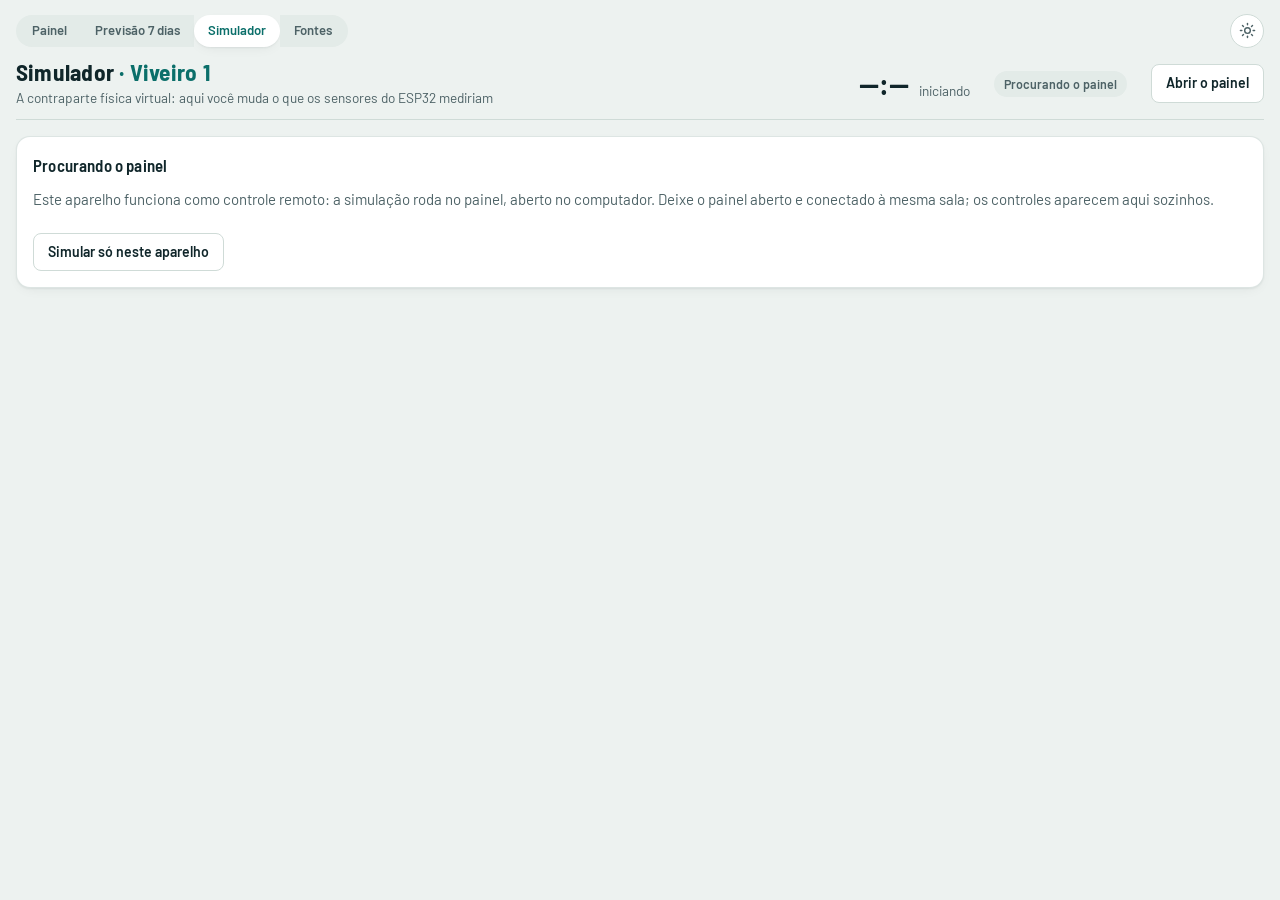
<file: simulador.html>
<!doctype html>
<html lang="pt-BR">
<head>
<meta charset="utf-8">
<meta name="viewport" content="width=device-width, initial-scale=1, viewport-fit=cover">
<title>Simulador do Viveiro</title>
<meta name="claude:viewport-fit-sides" content="cover">
<link rel="preconnect" href="https://fonts.googleapis.com"><link rel="preconnect" href="https://fonts.gstatic.com" crossorigin><link rel="stylesheet" href="https://fonts.googleapis.com/css2?family=Barlow:wght@400;500;600;700&family=Barlow+Semi+Condensed:wght@500;600;700&family=IBM+Plex+Mono:wght@400;500&display=swap">
<style>
/* Layout: faixa de status no topo, linha de leituras, grade de 12 colunas com o OD como peça central */
:root {
  --bg: #edf2f0; --surface: #ffffff; --surface-2: #e3ebe8; --ink: #10262a; --ink-2: #4d6266; --ink-3: #7a8d8f;
  --line: #cfdbd7; --accent: #0b6f6a; --accent-soft: #d3ebe7; --racao: #b97a12; --ar: #6b5fa6;
  --ok: #23845a; --ok-soft: #dcefe4; --warn: #b8700a; --warn-soft: #f8ead0; --crit: #bf3626; --crit-soft: #f7dcd7;
  --font-ui: "Barlow", "Segoe UI", system-ui, sans-serif;
  --font-num: "Barlow Semi Condensed", "Barlow", "Arial Narrow", system-ui, sans-serif;
  --font-mono: "IBM Plex Mono", ui-monospace, "SFMono-Regular", Menlo, Consolas, monospace;
  --r: 10px;
}
@media (prefers-color-scheme: dark) { :root:not([data-theme="light"]) {
  --bg: #0f1216; --surface: #171b21; --surface-2: #222830; --ink: #e7eaef; --ink-2: #a5aebb; --ink-3: #6f7a88;
  --line: #2c333d; --accent: #45b8ac; --accent-soft: #1b2f30; --racao: #e5a842; --ar: #a99be6;
  --ok: #4cc38a; --ok-soft: #16291f; --warn: #eaa53c; --warn-soft: #2f2513; --crit: #f0705e; --crit-soft: #351b1a; color-scheme: dark; } }
:root[data-theme="dark"] {
  --bg: #0f1216; --surface: #171b21; --surface-2: #222830; --ink: #e7eaef; --ink-2: #a5aebb; --ink-3: #6f7a88;
  --line: #2c333d; --accent: #45b8ac; --accent-soft: #1b2f30; --racao: #e5a842; --ar: #a99be6;
  --ok: #4cc38a; --ok-soft: #16291f; --warn: #eaa53c; --warn-soft: #2f2513; --crit: #f0705e; --crit-soft: #351b1a; color-scheme: dark; }

* { box-sizing: border-box; }
[hidden] { display: none !important; }
html, body { margin: 0; }
body { background: var(--bg); color: var(--ink); font-family: var(--font-ui); font-size: 15px; line-height: 1.45;
  padding-left: max(16px, env(safe-area-inset-left, 0px)); padding-right: max(16px, env(safe-area-inset-right, 0px)); padding-block: 0 32px; }
body::before { content: ""; position: fixed; inset: 0 0 auto; height: env(safe-area-inset-top, 0px); z-index: 10; background: var(--bg); }
h1, h2, h3 { font-family: var(--font-num); text-wrap: balance; margin: 0; letter-spacing: .01em; }
h2 { font-size: 1.05rem; font-weight: 600; }
.num { font-family: var(--font-num); font-variant-numeric: tabular-nums; }
.mono { font-family: var(--font-mono); font-size: .8rem; }
.rotulo { font-size: .72rem; text-transform: uppercase; letter-spacing: .08em; color: var(--ink-2); font-weight: 600; }
.sutil { color: var(--ink-2); }
button, select, input { font: inherit; color: inherit; }
button { cursor: pointer; }
:focus-visible { outline: 2px solid var(--accent); outline-offset: 2px; }
a { color: var(--accent); }
.wrap { max-width: 1380px; margin: 0 auto; }

/* barra de status */
.topo { position: sticky; top: env(safe-area-inset-top, 0px); z-index: 5; background: var(--bg); display: flex; flex-wrap: wrap; align-items: center; gap: 12px 24px; padding-block: 14px 12px; border-bottom: 1px solid var(--line); margin-bottom: 16px; }
.marca { display: flex; flex-direction: column; gap: 2px; min-width: 0; margin-right: auto; }
.marca h1 { font-size: 1.45rem; font-weight: 700; line-height: 1.1; }
.marca h1 span { color: var(--accent); }
.marca p { margin: 0; font-size: .85rem; color: var(--ink-2); }
.relogio { display: flex; align-items: baseline; gap: 10px; }
.relogio .hora { font-family: var(--font-num); font-size: 2rem; font-weight: 600; font-variant-numeric: tabular-nums; line-height: 1; }
.relogio .data { font-size: .85rem; color: var(--ink-2); }
.chips { display: flex; flex-wrap: wrap; gap: 6px; }
.chip { display: inline-flex; align-items: center; gap: 6px; padding: 4px 10px; border-radius: 999px; font-size: .78rem; font-weight: 600; background: var(--surface-2); color: var(--ink-2); white-space: nowrap; }
.chip::before { content: ""; width: 7px; height: 7px; border-radius: 50%; background: currentColor; }
.chip.ok { background: var(--ok-soft); color: var(--ok); } .chip.warn { background: var(--warn-soft); color: var(--warn); } .chip.crit { background: var(--crit-soft); color: var(--crit); }
.chip.neutro::before { display: none; }
.acoes-topo { display: flex; gap: 8px; flex-wrap: wrap; }
.btn { display: inline-flex; align-items: center; justify-content: center; gap: 6px; padding: 8px 14px; border-radius: 8px; border: 1px solid var(--line); background: var(--surface); font-weight: 600; font-size: .88rem; text-decoration: none; color: var(--ink); }
.btn:hover { border-color: var(--accent); }
.btn.primario { background: var(--accent); border-color: var(--accent); color: var(--surface); }
.btn.ativo { background: var(--accent-soft); border-color: var(--accent); color: var(--accent); }
.btn.perigo { border-color: var(--crit); color: var(--crit); }
.btn:disabled { opacity: .5; cursor: not-allowed; }

/* leituras */
.leituras { display: grid; grid-template-columns: repeat(auto-fit, minmax(170px, 1fr)); gap: 10px; margin-bottom: 14px; }
.tile { background: var(--surface); border: 1px solid var(--line); border-radius: var(--r); padding: 12px 14px 10px; display: grid; gap: 4px; position: relative; overflow: hidden; min-width: 0; }
.tile::after { content: ""; position: absolute; left: 0; top: 0; bottom: 0; width: 4px; background: var(--estado, transparent); }
.tile[data-estado="ok"] { --estado: var(--ok); } .tile[data-estado="atencao"] { --estado: var(--warn); } .tile[data-estado="critico"] { --estado: var(--crit); background: color-mix(in srgb, var(--crit-soft) 55%, var(--surface)); }
.tile .valor { font-family: var(--font-num); font-size: 2rem; font-weight: 600; line-height: 1; font-variant-numeric: tabular-nums; }
.tile .valor small { font-size: .9rem; font-weight: 500; color: var(--ink-2); margin-left: 3px; }
.tile .ref { font-size: .75rem; color: var(--ink-3); }
.tile canvas { width: 100%; height: 30px; display: block; }
.tile .linha2 { display: flex; justify-content: space-between; gap: 8px; font-size: .78rem; color: var(--ink-2); }

/* grade principal */
.grade { display: grid; grid-template-columns: repeat(12, minmax(0, 1fr)); gap: 14px; }
.card { background: var(--surface); border: 1px solid var(--line); border-radius: var(--r); padding: 16px; min-width: 0; display: flex; flex-direction: column; gap: 10px; }
.card header { display: flex; justify-content: space-between; align-items: baseline; gap: 10px; flex-wrap: wrap; }
.s8 { grid-column: span 8; } .s4 { grid-column: span 4; } .s6 { grid-column: span 6; } .s5 { grid-column: span 5; } .s7 { grid-column: span 7; } .s12 { grid-column: span 12; }
@media (max-width: 980px) { .s8, .s4, .s6, .s5, .s7 { grid-column: span 12; } }
.grafico { width: 100%; height: 260px; display: block; }
.grafico.baixo { height: 200px; }
.legenda { display: flex; flex-wrap: wrap; gap: 4px 14px; font-size: .78rem; color: var(--ink-2); }
.legenda i { display: inline-block; width: 16px; height: 3px; border-radius: 2px; vertical-align: middle; margin-right: 5px; background: var(--c); }
.legenda i.tr { background: repeating-linear-gradient(90deg, var(--c) 0 4px, transparent 4px 7px); }
.legenda i.bloco { height: 10px; opacity: .35; }
.resumo-od { display: grid; grid-template-columns: repeat(auto-fit, minmax(150px, 1fr)); gap: 10px; }
.kv { display: grid; gap: 2px; }
.kv b { font-family: var(--font-num); font-size: 1.25rem; font-weight: 600; font-variant-numeric: tabular-nums; }

/* aerador */
.aerador-estado { display: flex; align-items: center; gap: 14px; }
.helice { width: 54px; height: 54px; flex: none; color: var(--ink-3); }
.ligado .helice { color: var(--accent); animation: girar 1.2s linear infinite; }
@keyframes girar { to { transform: rotate(360deg); } }
@media (prefers-reduced-motion: reduce) { .ligado .helice { animation: none; } }
.aerador-estado .grande { font-family: var(--font-num); font-size: 1.8rem; font-weight: 700; line-height: 1; }
.botoes { display: grid; grid-template-columns: repeat(3, 1fr); gap: 6px; }
.recomendacao { background: var(--surface-2); border-radius: 8px; padding: 10px 12px; font-size: .9rem; }
.recomendacao strong { display: block; font-family: var(--font-num); font-size: 1.05rem; }

/* ração */
.racao-total { display: flex; align-items: baseline; gap: 12px; flex-wrap: wrap; }
.racao-total .grande { font-family: var(--font-num); font-size: 2.6rem; font-weight: 700; color: var(--racao); line-height: 1; font-variant-numeric: tabular-nums; }
.barra-comp { height: 8px; border-radius: 4px; background: var(--surface-2); position: relative; overflow: hidden; }
.barra-comp span { position: absolute; inset: 0 auto 0 0; background: var(--racao); border-radius: 4px; }
table { width: 100%; border-collapse: collapse; font-size: .88rem; }
th { text-align: left; font-size: .7rem; text-transform: uppercase; letter-spacing: .07em; color: var(--ink-2); font-weight: 600; padding: 6px 6px; border-bottom: 1px solid var(--line); }
td { padding: 7px 6px; border-bottom: 1px solid var(--line); font-variant-numeric: tabular-nums; }
tr:last-child td { border-bottom: 0; }
.tabela-rolagem { overflow-x: auto; }
.pill { display: inline-block; padding: 2px 8px; border-radius: 999px; font-size: .72rem; font-weight: 700; background: var(--surface-2); color: var(--ink-2); }
.pill.ok { background: var(--ok-soft); color: var(--ok); } .pill.warn { background: var(--warn-soft); color: var(--warn); } .pill.crit { background: var(--crit-soft); color: var(--crit); }

/* alertas */
.lista { display: grid; gap: 8px; margin: 0; padding: 0; list-style: none; }
.alerta { display: grid; grid-template-columns: auto 1fr; gap: 2px 10px; padding: 10px 12px; border-radius: 8px; background: var(--surface-2); }
.alerta .marcador { grid-row: span 2; width: 10px; height: 10px; border-radius: 50%; margin-top: 6px; background: var(--ink-3); }
.alerta.critico { background: var(--crit-soft); } .alerta.critico .marcador { background: var(--crit); }
.alerta.atencao { background: var(--warn-soft); } .alerta.atencao .marcador { background: var(--warn); }
.alerta b { font-size: .92rem; } .alerta span { font-size: .84rem; color: var(--ink-2); }
.vazio { color: var(--ink-2); font-size: .9rem; padding: 10px 12px; border: 1px dashed var(--line); border-radius: 8px; }
.log { list-style: none; margin: 0; padding: 0; display: grid; gap: 4px; max-height: 210px; overflow-y: auto; font-size: .84rem; }
.log li { display: grid; grid-template-columns: 52px 1fr; gap: 8px; }
.log li.sutil { display: block; }
.log time { color: var(--ink-3); font-family: var(--font-num); font-variant-numeric: tabular-nums; }

/* arquitetura */
.fluxo { display: flex; flex-wrap: wrap; gap: 8px; align-items: stretch; }
.fluxo div { flex: 1 1 160px; background: var(--surface-2); border-radius: 8px; padding: 10px 12px; font-size: .84rem; min-width: 0; }
.fluxo div b { display: block; font-family: var(--font-num); font-size: .98rem; }
.fluxo .seta { flex: 0 0 auto; background: none; padding: 0; align-self: center; color: var(--ink-3); font-size: 1.2rem; }
@media (max-width: 700px) { .fluxo .seta { display: none; } }

/* simulador */
.controles { display: grid; grid-template-columns: repeat(12, minmax(0, 1fr)); gap: 14px; }
.eventos { display: grid; grid-template-columns: repeat(auto-fit, minmax(210px, 1fr)); gap: 8px; }
.evento { text-align: left; padding: 10px 12px; border-radius: 8px; border: 1px solid var(--line); background: var(--surface); display: grid; gap: 2px; }
.evento:hover { border-color: var(--accent); background: var(--accent-soft); }
.evento b { font-family: var(--font-num); font-size: 1rem; }
.evento span { font-size: .8rem; color: var(--ink-2); }
.evento.ativo { border-color: var(--accent); background: var(--accent-soft); }
.slider { display: grid; grid-template-columns: 1fr auto; gap: 4px 10px; align-items: center; padding-block: 6px; border-bottom: 1px solid var(--line); }
.slider:last-child { border-bottom: 0; }
.slider label { font-weight: 600; font-size: .9rem; }
.slider output { font-family: var(--font-num); font-size: 1.2rem; font-weight: 600; font-variant-numeric: tabular-nums; text-align: right; }
.slider input[type=range] { grid-column: span 2; width: 100%; accent-color: var(--accent); }
.slider .opcoes { grid-column: span 2; display: flex; gap: 12px; flex-wrap: wrap; font-size: .8rem; color: var(--ink-2); }
.alternar { display: flex; align-items: center; justify-content: space-between; gap: 10px; padding-block: 8px; border-bottom: 1px solid var(--line); }
.alternar:last-child { border-bottom: 0; }
.alternar label { font-weight: 600; font-size: .9rem; }
.alternar small { display: block; font-weight: 400; color: var(--ink-2); font-size: .8rem; }
.troca { appearance: none; width: 44px; height: 24px; border-radius: 12px; background: var(--surface-2); border: 1px solid var(--line); position: relative; cursor: pointer; flex: none; }
.troca::after { content: ""; position: absolute; top: 2px; left: 2px; width: 18px; height: 18px; border-radius: 50%; background: var(--ink-3); transition: transform .15s; }
.troca:checked { background: var(--accent); border-color: var(--accent); }
.troca:checked::after { transform: translateX(20px); background: var(--surface); }
.velocidades { display: flex; flex-wrap: wrap; gap: 4px; }
.velocidades .btn { padding: 6px 10px; font-size: .8rem; }
.mensagens { font-family: var(--font-mono); font-size: .76rem; background: var(--surface-2); border-radius: 8px; padding: 10px; max-height: 260px; overflow: auto; white-space: pre; line-height: 1.55; }
.mensagens .top { color: var(--accent); }
.comp td:nth-child(2), .comp td:nth-child(3), .comp th:nth-child(2), .comp th:nth-child(3) { text-align: right; }
.melhor { color: var(--ok); font-weight: 700; }

/* gaveta do simulador interno */
.gaveta { position: fixed; inset: 0 0 0 auto; width: min(560px, 100%); background: var(--bg); border-left: 1px solid var(--line); z-index: 20; overflow-y: auto;
  padding: calc(16px + env(safe-area-inset-top, 0px)) max(16px, env(safe-area-inset-right, 0px)) calc(24px + env(safe-area-inset-bottom, 0px)) 16px; box-shadow: -12px 0 30px rgba(0,0,0,.18); }
.gaveta .controles > * { grid-column: span 12 !important; }
.gaveta-topo { display: flex; justify-content: space-between; align-items: center; gap: 10px; margin-bottom: 12px; }
.aviso { padding: 10px 14px; border-radius: 8px; background: var(--warn-soft); color: var(--ink); margin-bottom: 14px; display: flex; gap: 12px; align-items: center; flex-wrap: wrap; justify-content: space-between; }

.fonte-zona { margin: 0; font-size: .78rem; color: var(--ink-3); }
.fonte-zona b { color: var(--ink-2); font-weight: 600; }

/* navegação entre as páginas */
.abas { flex-basis: 100%; display: flex; flex-wrap: wrap; gap: 4px; margin-bottom: -4px; }
.abas a, .abas button { font-family: inherit; cursor: pointer; background: none; padding: 4px 10px; border-radius: 999px; font-size: .82rem; font-weight: 600; color: var(--ink-2); text-decoration: none; border: 1px solid transparent; }
.abas a:hover, .abas button:hover { color: var(--accent); border-color: var(--line); }
.abas a[aria-current="page"], .abas button[aria-current="page"] { background: var(--accent-soft); color: var(--accent); }
/* aba Previsão */
.dias { display: grid; grid-template-columns: repeat(7, minmax(0, 1fr)); gap: 10px; margin-bottom: 14px; }
@media (max-width: 980px) { .dias { grid-template-columns: repeat(auto-fill, minmax(140px, 1fr)); } }
.dia { background: var(--surface); border: 1px solid var(--line); border-radius: var(--r); padding: 10px 12px; display: grid; gap: 4px; position: relative; overflow: hidden; min-width: 0; }
.dia::after { content: ""; position: absolute; left: 0; right: 0; top: 0; height: 4px; background: var(--estado, transparent); }
.dia[data-estado="ok"] { --estado: var(--ok); } .dia[data-estado="atencao"] { --estado: var(--warn); } .dia[data-estado="critico"] { --estado: var(--crit); }
.dia .nome { font-weight: 700; font-size: .95rem; } .dia .nome small { font-weight: 500; color: var(--ink-2); margin-left: 4px; }
.dia .temps { font-family: var(--font-num); font-size: 1.35rem; font-weight: 600; font-variant-numeric: tabular-nums; }
.dia .temps small { font-size: .95rem; color: var(--ink-2); font-weight: 500; }
.dia .det { font-size: .76rem; color: var(--ink-2); display: grid; gap: 1px; }
.dia .agua { font-size: .8rem; font-weight: 600; }
table.consequencias td { vertical-align: top; }
table.consequencias ul { margin: 0; padding-left: 16px; display: grid; gap: 4px; }
table.consequencias li.critico::marker { color: var(--crit); } table.consequencias li.atencao::marker { color: var(--warn); }
.ref { color: var(--ink-3); font-size: .76rem; }
.limiar { color: var(--warn); font-size: .72rem; font-weight: 600; }
.resumo-semana { display: grid; gap: 12px; }
/* aba Fontes */
.biblio { margin: 0; padding-left: 20px; display: grid; gap: 8px; font-size: .86rem; }
.biblio a { color: var(--accent); word-break: break-all; }
.pill.info { background: var(--accent-soft); color: var(--accent); }
.tabela-rolagem { overflow-x: auto; }
.pill { white-space: nowrap; }
.barra-pv { display: flex; flex-wrap: wrap; align-items: center; justify-content: space-between; gap: 10px; margin-bottom: 14px; }
/* blocos de leitura com altura estável: o rodapé nunca quebra linha */
.tile .linha2 { white-space: nowrap; min-height: 1.3em; font-variant-numeric: tabular-nums; }
.tile .linha2 span { overflow: hidden; text-overflow: ellipsis; min-width: 0; }
.tile .linha2 span:first-child { flex: 0 1 auto; } .tile .linha2 span:last-child { flex: 0 1 auto; text-align: right; }
.tile .linha2 span:empty { display: none; }
.tile .rotulo { white-space: nowrap; overflow: hidden; text-overflow: ellipsis; }
.tile .valor { white-space: nowrap; }
.chip { white-space: nowrap; font-variant-numeric: tabular-nums; }

/* ---- refinamento visual: ícones Lucide, cartões com elevação, régua de zonas ---- */
:root { --r: 14px; --sombra: 0 1px 2px rgb(16 38 42 / .06), 0 4px 14px -6px rgb(16 38 42 / .10); }
@media (prefers-color-scheme: dark) { :root:not([data-theme="light"]) { --sombra: 0 1px 2px rgb(0 0 0 / .35), 0 6px 18px -8px rgb(0 0 0 / .5); } }
:root[data-theme="dark"] { --sombra: 0 1px 2px rgb(0 0 0 / .35), 0 6px 18px -8px rgb(0 0 0 / .5); }
.ic { width: 1.05em; height: 1.05em; flex: none; vertical-align: -0.16em; }
.card, .tile, .dia { box-shadow: var(--sombra); border-color: color-mix(in srgb, var(--line) 70%, transparent); }
.card h2 { display: inline-flex; align-items: center; gap: 8px; }
.card h2 .ic { color: var(--accent); width: 1.1em; height: 1.1em; padding: 5px; box-sizing: content-box; border-radius: 8px; background: var(--accent-soft); }
.tile .rotulo { display: flex; align-items: center; gap: 6px; }
.tile .rotulo .ic { color: var(--accent); }
.tile::after { width: 3px; }
.btn .ic { margin-right: 2px; }
.abas { gap: 0; margin-bottom: 0; }
.abas a, .abas button { display: inline-flex; align-items: center; gap: 6px; padding: 6px 14px; border: 0; border-radius: 0; background: var(--surface-2); }
.abas > :first-child { border-radius: 999px 0 0 999px; padding-left: 16px; } .abas > :last-child { border-radius: 0 999px 999px 0; padding-right: 16px; }
.abas a[aria-current="page"], .abas button[aria-current="page"] { border-radius: 999px; }
.abas a[aria-current="page"], .abas button[aria-current="page"] { background: var(--surface); color: var(--accent); box-shadow: var(--sombra); }
.regua-linha { display: flex; align-items: center; gap: 8px; min-height: 18px; }
.regua-linha .regua { flex: 1; }
.selo { font-size: .68rem; font-weight: 700; padding: 1px 8px; border-radius: 999px; background: var(--surface-2); color: var(--ink-2); white-space: nowrap; }
.selo:empty { visibility: hidden; }
.selo { min-width: 52px; text-align: center; }
.selo[data-nivel="ideal"] { background: var(--ok-soft); color: var(--ok); }
.selo[data-nivel="atencao"] { background: var(--warn-soft); color: var(--warn); }
.selo[data-nivel="critico"], .selo[data-nivel="morte"] { background: var(--crit-soft); color: var(--crit); }
.regua { position: relative; height: 5px; border-radius: 999px; opacity: .85; margin: 2px 0 1px; }
.regua b { position: absolute; top: 50%; width: 11px; height: 11px; border-radius: 50%; background: var(--surface); border: 2.5px solid var(--ink); transform: translate(-50%, -50%); transition: left .4s ease; }
.leituras { gap: 12px; }
.tile .valor { font-size: 2.1rem; }

/* linha das abas com o botão de tema */
.linha-abas { flex-basis: 100%; display: flex; align-items: center; justify-content: space-between; gap: 8px; }
.linha-abas .abas { flex-basis: auto; }
.bt-tema { display: inline-flex; align-items: center; justify-content: center; width: 34px; height: 34px; border-radius: 999px; border: 1px solid var(--line); background: var(--surface); color: var(--ink-2); padding: 0; }
.bt-tema:hover { color: var(--accent); border-color: var(--accent); }
.bt-tema .ic { width: 17px; height: 17px; }
.bt-tema .ic-lua { display: none; }
:root[data-theme="dark"] .bt-tema .ic-sol { display: none; } :root[data-theme="dark"] .bt-tema .ic-lua { display: inline; }
@media (prefers-color-scheme: dark) { :root:not([data-theme="light"]) .bt-tema .ic-sol { display: none; } :root:not([data-theme="light"]) .bt-tema .ic-lua { display: inline; } }

/* janela do QR code */
.modal { position: fixed; inset: 0; z-index: 50; background: rgb(0 0 0 / .45); display: grid; place-items: center; padding: 16px; }
.modal-caixa { background: var(--surface); color: var(--ink); border-radius: var(--r); box-shadow: var(--sombra); padding: 18px; width: min(420px, 100%); display: grid; gap: 12px; }
.modal-topo { display: flex; justify-content: space-between; align-items: center; gap: 10px; }
.modal-topo h2 { display: inline-flex; align-items: center; gap: 8px; }
.mc-qr { background: #fff; border-radius: 10px; padding: 10px; width: min(260px, 100%); margin: 0 auto; }
.mc-qr svg { display: block; width: 100%; height: auto; }
.mc-url { text-align: center; font-size: .95rem; word-break: break-all; margin: 0; color: var(--accent); }
.mc-config { display: grid; gap: 10px; }
.mc-config label { display: grid; gap: 4px; font-size: .8rem; color: var(--ink-2); font-weight: 600; }
.mc-config input { padding: 8px 10px; border-radius: 8px; border: 1px solid var(--line); background: var(--bg); font-size: .9rem; }
.mc-config details { display: grid; gap: 8px; font-size: .85rem; } .mc-config summary { cursor: pointer; color: var(--ink-2); }
.mc-config details[open] label { margin-top: 8px; }


/* clima de referência (INMET) na aba Previsão */
.clima-ref { width: 100%; border-collapse: collapse; font-size: .84rem; }
.clima-ref th, .clima-ref td { padding: .38rem .55rem; border-bottom: 1px solid var(--line); text-align: right; white-space: nowrap; }
.clima-ref th:first-child, .clima-ref td:first-child { text-align: left; }
.clima-ref th { color: var(--ink-2); font-weight: 600; font-size: .76rem; }
.clima-ref tr.atual td { background: color-mix(in srgb, var(--accent) 12%, transparent); }
.pv-comparacao { margin: 0 0 .7rem; font-size: .88rem; line-height: 1.5; }

.espera-painel p { margin: 0 0 .8rem; color: var(--ink-2); line-height: 1.5; }

/* janela do celular: nada pode alargar a caixa */
.modal-caixa > *, .mc-config > * { min-width: 0; }
.modal-caixa { max-height: calc(100dvh - 32px); overflow-y: auto; }
.mc-status { border-radius: 10px; padding: 10px 12px; font-size: .84rem; background: var(--surface-2); display: grid; gap: 6px; overflow-wrap: anywhere; }
.mc-status[data-estado="ok"] { background: var(--ok-soft); } .mc-status[data-estado="ok"] > b { color: var(--ok); }
.mc-status[data-estado="warn"] > b { color: var(--warn); }
.mc-status[data-estado="crit"] { background: var(--crit-soft); } .mc-status[data-estado="crit"] > b { color: var(--crit); }
.mc-status ul { list-style: none; margin: 0; padding: 0; display: grid; grid-template-columns: repeat(2, minmax(0, 1fr)); gap: 2px 12px; }
.mc-status li { display: flex; align-items: center; gap: 6px; color: var(--ink-2); }
.mc-status li span { margin-left: auto; font-size: .76rem; }
.mc-status li i { width: 8px; height: 8px; border-radius: 50%; background: var(--ink-3); flex: none; }
.mc-status li[data-ok="1"] i { background: var(--ok); } .mc-status li[data-ok="0"] i { background: var(--crit); }
.mc-dica { margin: 2px 0 0; color: var(--ink); line-height: 1.45; }

</style>
</head>
<body>
<div class="wrap">
  <header class="topo">
    <div class="linha-abas"><nav class="abas" aria-label="Páginas do protótipo"><a href="index.html">Painel</a><a href="previsao.html">Previsão 7 dias</a><a href="simulador.html" aria-current="page">Simulador</a><a href="fontes.html">Fontes</a></nav><button class="bt-tema" id="bt-tema" type="button" aria-label="Alternar tema claro e escuro" title="Tema claro / escuro"><span class="ic-sol"><svg class="ic" viewBox="0 0 24 24" fill="none" stroke="currentColor" stroke-width="2" stroke-linecap="round" stroke-linejoin="round" aria-hidden="true"><circle cx="12" cy="12" r="4" /> <path d="M12 2v2" /> <path d="M12 20v2" /> <path d="m4.93 4.93 1.41 1.41" /> <path d="m17.66 17.66 1.41 1.41" /> <path d="M2 12h2" /> <path d="M20 12h2" /> <path d="m6.34 17.66-1.41 1.41" /> <path d="m19.07 4.93-1.41 1.41" /></svg></span><span class="ic-lua"><svg class="ic" viewBox="0 0 24 24" fill="none" stroke="currentColor" stroke-width="2" stroke-linecap="round" stroke-linejoin="round" aria-hidden="true"><path d="M12 3a6 6 0 0 0 9 9 9 9 0 1 1-9-9Z" /></svg></span></button></div>
    <div class="marca">
      <h1>Simulador <span>· Viveiro 1</span></h1>
      <p>A contraparte física virtual: aqui você muda o que os sensores do ESP32 mediriam</p>
    </div>
    <div class="relogio"><span class="hora" id="hora">--:--</span><span class="data" id="data">iniciando</span></div>
    <div class="chips">
      <span class="chip" id="chip-painel">Painel</span>
      <span class="chip" id="chip-net">Internet</span>
      <span class="chip neutro" id="chip-vel"></span>
      <span class="chip" id="chip-rede" hidden></span>
    </div>
    <div class="acoes-topo"><a class="btn" href="index.html">Abrir o painel</a></div>
  </header>
  <div class="controles" id="controles"></div>
</div>

<script>window.MODO_GEMEO = "simulador";</script>
<script>
/* =====================================================================
   GÊMEO DIGITAL · VIVEIRO 1 · TILÁPIA-DO-NILO · GOIÂNIA (GO)
   Parte 1: contraparte física virtual (clima, água, peixes, dispositivo)
   e modelos do gêmeo (crescimento de Yi 1998, previsão híbrida de OD,
   ração do dia, aeração e alertas). Roda no navegador e também no Node
   (para testes), sem servidor e sem bibliotecas.
   ===================================================================== */
'use strict';

/* ---------------- utilidades ---------------- */
const clamp = (x, a, b) => Math.max(a, Math.min(b, x));
const H = 3600e3, MIN = 60e3, DIA = 24 * H;
function rng(seed) {                       // gerador pseudoaleatório reprodutível
  let s = seed >>> 0 || 1;
  return () => { s ^= s << 13; s >>>= 0; s ^= s >> 17; s ^= s << 5; s >>>= 0; return s / 4294967296; };
}
function gauss(r) { const u = Math.max(1e-9, r()), v = r(); return Math.sqrt(-2 * Math.log(u)) * Math.cos(2 * Math.PI * v); }
// O relógio simulado guarda a hora local de Goiânia codificada como UTC.
const horaDe = t => { const d = new Date(t); return d.getUTCHours() + d.getUTCMinutes() / 60; };
const mesDe = t => new Date(t).getUTCMonth();
const diaDoAno = t => { const d = new Date(t); return Math.floor((t - Date.UTC(d.getUTCFullYear(), 0, 1)) / DIA) + 1; };
const p2 = n => String(n).padStart(2, '0');
const fmtHora = t => { const d = new Date(t); return p2(d.getUTCHours()) + ':' + p2(d.getUTCMinutes()); };
const fmtData = t => { const d = new Date(t); return p2(d.getUTCDate()) + '/' + p2(d.getUTCMonth() + 1) + '/' + d.getUTCFullYear(); };
const MESES = ['jan', 'fev', 'mar', 'abr', 'mai', 'jun', 'jul', 'ago', 'set', 'out', 'nov', 'dez'];
const fmtDiaMes = t => { const d = new Date(t); return d.getUTCDate() + ' ' + MESES[d.getUTCMonth()]; };

/* ---------------- clima de Goiânia ----------------
   Estação automática A002 Goiânia (GO) do INMET, dados horários de 01/01/2023 a 31/12/2025 [inmet].
   Médias calculadas pelo protótipo a partir dos três arquivos anuais do Banco de Dados Meteorológicos
   (2023.zip, 2024.zip, 2025.zip). Horas sem leitura (-9999) foram ignoradas; 2025 tem falhas de
   junho a dezembro, então esses meses pesam mais 2023 e 2024. Hora local = UTC − 3.
   tmax/tmin = média das máximas/mínimas diárias; chuva = total médio do mês; pchuva = fração de dias
   com 1 mm ou mais; rad = radiação global média em MJ/m²/dia; anomDP = desvio-padrão da temperatura
   média diária em torno da média do mês; anomAR1 = correlação de um dia com o seguinte. */
const NORMAIS = {
  tmax: [31.1, 32.1, 31.9, 31.8, 30.7, 30.4, 31.1, 32.8, 36.1, 34.6, 33.0, 32.2],
  tmin: [20.5, 20.0, 20.4, 19.9, 16.0, 14.7, 13.4, 15.4, 19.1, 21.2, 20.9, 20.6],
  tmed: [24.3, 24.6, 24.8, 24.5, 22.5, 21.7, 21.6, 23.5, 27.1, 26.7, 25.6, 25.0],
  chuva: [267.6, 236.2, 153.5, 151.7, 28.0, 5.7, 0.0, 7.8, 20.8, 179.4, 299.5, 235.4],
  pchuva: [0.60, 0.61, 0.46, 0.37, 0.01, 0.01, 0.00, 0.04, 0.13, 0.42, 0.62, 0.66],
  ur: [76, 73, 73, 73, 64, 60, 52, 44, 42, 61, 69, 72],
  vento: [0.8, 0.8, 0.8, 0.8, 0.9, 0.8, 0.9, 1.1, 1.1, 0.9, 0.8, 0.8],
  pressao: [930.8, 931.8, 932.0, 931.8, 934.1, 935.3, 936.0, 934.5, 932.3, 930.8, 930.3, 930.4],
  rad: [18.6, 19.3, 17.1, 16.3, 16.0, 14.5, 15.3, 15.9, 19.2, 18.3, 19.1, 19.4],
  anomDP: [1.26, 1.40, 1.33, 1.02, 1.42, 1.07, 1.25, 2.01, 1.54, 2.22, 2.02, 1.49],
  anomAR1: 0.69,
  // ciclo médio de cada hora local (0 a 23 h), um vetor por mês
  hT: [
    [21.9, 21.6, 21.4, 21.2, 21.0, 20.9, 20.9, 21.8, 23.6, 25.3, 26.8, 27.8, 28.4, 28.8, 28.8, 28.2, 27.4, 26.5, 25.4, 24.1, 23.5, 23.1, 22.6, 22.3],
    [21.8, 21.5, 21.2, 21.0, 20.8, 20.6, 20.4, 21.2, 23.2, 25.5, 27.6, 29.0, 29.4, 29.7, 29.5, 29.2, 28.4, 27.8, 26.1, 24.7, 23.6, 22.9, 22.5, 22.1],
    [22.2, 21.9, 21.6, 21.3, 21.1, 20.9, 20.8, 21.5, 23.6, 25.9, 27.4, 28.7, 29.3, 29.7, 29.6, 29.3, 28.4, 27.3, 26.0, 24.7, 24.0, 23.5, 23.0, 22.5],
    [21.7, 21.4, 21.1, 20.9, 20.7, 20.5, 20.3, 20.7, 23.2, 25.6, 27.5, 28.9, 29.6, 29.9, 30.1, 29.6, 28.7, 27.1, 25.3, 24.2, 23.5, 22.9, 22.4, 22.0],
    [18.9, 18.4, 17.8, 17.4, 16.9, 16.6, 16.3, 16.7, 19.9, 23.3, 25.9, 27.6, 28.7, 29.3, 29.8, 29.6, 28.8, 27.0, 24.6, 23.2, 22.0, 21.1, 20.3, 19.5],
    [18.1, 17.5, 16.8, 16.5, 16.0, 15.6, 15.2, 15.4, 17.9, 22.1, 25.1, 27.2, 28.3, 28.9, 29.3, 29.4, 28.0, 26.6, 24.2, 22.5, 21.3, 20.4, 19.5, 18.7],
    [17.7, 17.0, 16.2, 15.6, 14.9, 14.4, 13.9, 14.0, 17.0, 21.4, 25.2, 27.4, 28.6, 29.5, 30.0, 30.2, 29.0, 27.5, 24.8, 23.2, 21.6, 20.5, 19.5, 18.6],
    [19.7, 18.9, 18.1, 17.4, 16.8, 16.3, 16.2, 16.9, 20.5, 24.1, 27.1, 29.1, 30.4, 31.3, 31.5, 31.4, 30.8, 29.4, 26.9, 25.1, 23.5, 22.4, 21.1, 20.4],
    [23.2, 22.4, 21.9, 21.1, 20.6, 20.2, 20.0, 21.2, 24.7, 28.6, 31.2, 32.9, 33.9, 34.3, 34.6, 34.4, 33.9, 32.3, 29.9, 28.1, 26.9, 25.8, 25.0, 24.1],
    [23.6, 23.2, 22.8, 22.5, 22.1, 21.8, 21.7, 23.3, 25.6, 27.9, 29.9, 31.1, 32.1, 32.5, 32.5, 32.0, 31.3, 30.1, 28.4, 27.0, 26.0, 25.2, 24.7, 24.1],
    [22.7, 22.4, 22.1, 21.8, 21.6, 21.4, 21.6, 23.1, 25.3, 27.3, 28.8, 29.9, 30.4, 30.8, 30.6, 30.4, 29.5, 28.3, 26.5, 25.2, 24.6, 23.9, 23.5, 23.1],
    [22.3, 21.9, 21.6, 21.4, 21.3, 21.1, 21.2, 22.4, 24.3, 26.3, 27.6, 28.8, 29.6, 29.9, 30.1, 29.6, 28.7, 28.0, 26.2, 24.8, 24.0, 23.3, 22.9, 22.5]
  ],
  hUR: [
    [87, 88, 89, 90, 90, 90, 91, 88, 80, 71, 65, 61, 58, 56, 56, 59, 62, 65, 69, 76, 79, 81, 83, 84],
    [86, 86, 88, 89, 90, 90, 91, 89, 81, 71, 62, 55, 52, 51, 51, 52, 55, 58, 65, 72, 77, 80, 82, 84],
    [84, 86, 87, 88, 89, 90, 90, 88, 79, 68, 62, 57, 54, 52, 52, 53, 57, 60, 66, 72, 75, 79, 81, 83],
    [86, 88, 89, 89, 90, 90, 90, 90, 80, 69, 61, 54, 51, 50, 48, 50, 53, 59, 67, 73, 77, 80, 82, 85],
    [80, 82, 84, 86, 87, 88, 88, 88, 76, 62, 53, 46, 41, 38, 36, 36, 37, 44, 53, 59, 65, 70, 73, 77],
    [74, 76, 79, 81, 83, 84, 85, 85, 77, 60, 48, 40, 36, 33, 31, 30, 33, 37, 46, 52, 58, 62, 67, 71],
    [66, 68, 72, 74, 77, 79, 81, 82, 72, 54, 41, 33, 29, 26, 25, 24, 25, 29, 36, 41, 48, 53, 58, 62],
    [54, 57, 61, 64, 67, 70, 70, 68, 57, 44, 35, 29, 26, 23, 22, 22, 22, 24, 29, 34, 38, 43, 47, 51],
    [50, 53, 56, 60, 62, 64, 65, 64, 50, 37, 30, 26, 23, 23, 22, 23, 23, 26, 30, 35, 37, 41, 45, 48],
    [72, 74, 76, 78, 80, 81, 81, 76, 66, 56, 49, 45, 42, 40, 40, 41, 44, 46, 51, 57, 61, 65, 68, 71],
    [80, 82, 83, 85, 86, 86, 87, 81, 71, 62, 56, 52, 49, 48, 48, 48, 51, 56, 63, 68, 72, 76, 78, 79],
    [84, 86, 87, 88, 89, 89, 89, 86, 76, 67, 61, 56, 52, 51, 51, 51, 55, 58, 65, 71, 75, 78, 81, 83]
  ],
  hV: [
    [0.3, 0.3, 0.2, 0.3, 0.3, 0.2, 0.2, 0.4, 0.8, 1.1, 1.3, 1.4, 1.5, 1.6, 1.5, 1.6, 1.4, 1.2, 0.8, 0.6, 0.5, 0.5, 0.4, 0.5],
    [0.4, 0.3, 0.3, 0.3, 0.4, 0.3, 0.4, 0.4, 0.8, 1.1, 1.4, 1.5, 1.7, 1.5, 1.4, 1.4, 1.4, 1.2, 1.0, 0.6, 0.6, 0.6, 0.6, 0.4],
    [0.4, 0.3, 0.3, 0.3, 0.3, 0.3, 0.3, 0.5, 0.8, 1.0, 1.3, 1.5, 1.6, 1.4, 1.5, 1.4, 1.2, 1.1, 0.7, 0.6, 0.4, 0.4, 0.5, 0.4],
    [0.3, 0.3, 0.3, 0.3, 0.3, 0.4, 0.4, 0.4, 0.7, 1.1, 1.3, 1.5, 1.4, 1.5, 1.4, 1.3, 1.3, 1.2, 0.9, 0.6, 0.5, 0.5, 0.4, 0.3],
    [0.4, 0.4, 0.3, 0.3, 0.4, 0.4, 0.4, 0.5, 0.8, 1.3, 1.8, 2.0, 1.8, 1.6, 1.6, 1.4, 1.3, 1.1, 0.6, 0.5, 0.4, 0.4, 0.5, 0.4],
    [0.5, 0.5, 0.4, 0.4, 0.4, 0.4, 0.4, 0.4, 0.6, 1.1, 1.7, 1.9, 1.7, 1.7, 1.5, 1.4, 1.2, 0.9, 0.6, 0.4, 0.5, 0.5, 0.5, 0.5],
    [0.5, 0.5, 0.5, 0.4, 0.4, 0.3, 0.4, 0.4, 0.6, 1.1, 1.8, 1.9, 1.9, 1.7, 1.6, 1.5, 1.3, 1.1, 0.5, 0.5, 0.5, 0.5, 0.6, 0.5],
    [0.7, 0.7, 0.6, 0.6, 0.6, 0.6, 0.6, 0.7, 1.0, 1.5, 1.8, 1.9, 1.9, 1.9, 1.7, 1.7, 1.6, 1.3, 0.8, 0.9, 0.8, 0.6, 0.7, 0.6],
    [0.4, 0.4, 0.4, 0.4, 0.5, 0.6, 0.6, 0.6, 1.0, 1.6, 1.8, 1.9, 1.9, 2.0, 2.0, 1.9, 1.7, 1.4, 1.0, 0.8, 0.7, 0.7, 0.6, 0.5],
    [0.5, 0.4, 0.4, 0.5, 0.4, 0.4, 0.4, 0.7, 1.0, 1.3, 1.5, 1.6, 1.5, 1.6, 1.6, 1.5, 1.5, 1.1, 0.9, 0.7, 0.7, 0.4, 0.5, 0.6],
    [0.4, 0.3, 0.3, 0.4, 0.3, 0.3, 0.3, 0.5, 0.8, 1.2, 1.4, 1.5, 1.5, 1.5, 1.6, 1.5, 1.5, 1.3, 1.0, 0.7, 0.7, 0.5, 0.5, 0.5],
    [0.4, 0.4, 0.2, 0.2, 0.3, 0.4, 0.3, 0.5, 0.9, 1.2, 1.4, 1.5, 1.5, 1.5, 1.5, 1.6, 1.3, 1.3, 0.9, 0.7, 0.6, 0.6, 0.5, 0.4]
  ],
  hP: [
    [931.6, 931.1, 930.6, 930.4, 930.3, 930.6, 931.1, 931.7, 932.2, 932.6, 932.6, 932.3, 931.6, 930.8, 930.0, 929.2, 928.7, 928.6, 928.9, 929.6, 930.3, 931.1, 931.7, 931.9],
    [932.5, 932.1, 931.7, 931.4, 931.4, 931.7, 932.0, 932.6, 933.2, 933.5, 933.5, 933.2, 932.7, 931.9, 931.0, 930.2, 929.6, 929.5, 929.8, 930.4, 931.2, 932.0, 932.7, 932.9],
    [932.6, 932.3, 931.9, 931.7, 931.6, 931.8, 932.2, 932.7, 933.4, 933.8, 933.8, 933.5, 932.9, 931.9, 931.0, 930.2, 929.9, 929.9, 930.2, 930.7, 931.4, 932.2, 932.7, 932.8],
    [932.4, 932.0, 931.7, 931.5, 931.4, 931.5, 932.0, 932.6, 933.2, 933.6, 933.7, 933.2, 932.4, 931.5, 930.6, 929.9, 929.7, 929.9, 930.3, 930.9, 931.5, 932.1, 932.4, 932.5],
    [934.5, 934.2, 933.8, 933.7, 933.6, 933.9, 934.4, 935.0, 935.6, 936.1, 936.0, 935.6, 934.8, 933.9, 933.0, 932.6, 932.5, 932.7, 933.0, 933.3, 933.9, 934.2, 934.6, 934.6],
    [935.7, 935.4, 935.1, 934.9, 934.9, 935.1, 935.5, 936.1, 936.9, 937.2, 937.1, 936.7, 935.9, 935.0, 934.1, 933.6, 933.5, 933.7, 934.1, 934.5, 935.0, 935.5, 935.7, 935.7],
    [936.5, 936.2, 935.8, 935.6, 935.5, 935.7, 936.2, 936.8, 937.5, 937.9, 938.0, 937.6, 936.8, 935.8, 934.9, 934.3, 934.2, 934.4, 934.8, 935.0, 935.7, 936.0, 936.5, 936.6],
    [935.1, 934.7, 934.4, 934.2, 934.2, 934.4, 935.0, 935.6, 936.1, 936.5, 936.5, 936.0, 935.1, 934.2, 933.2, 932.7, 932.5, 932.7, 933.1, 933.5, 934.1, 934.6, 934.9, 935.1],
    [932.9, 932.5, 932.0, 931.9, 931.9, 932.3, 933.1, 933.8, 934.3, 934.4, 934.3, 933.8, 932.9, 931.9, 930.9, 930.2, 930.0, 930.2, 930.6, 931.2, 931.8, 932.4, 932.8, 933.0],
    [931.3, 930.9, 930.4, 930.3, 930.4, 930.8, 931.3, 932.0, 932.6, 932.8, 932.7, 932.3, 931.4, 930.3, 929.3, 928.6, 928.3, 928.5, 929.1, 929.9, 930.6, 931.3, 931.8, 931.7],
    [930.9, 930.4, 929.9, 929.7, 929.9, 930.3, 930.8, 931.4, 931.9, 932.2, 932.0, 931.6, 930.9, 930.0, 929.0, 928.3, 928.0, 928.1, 928.6, 929.3, 930.2, 930.9, 931.3, 931.3],
    [930.9, 930.4, 930.0, 929.9, 930.0, 930.3, 930.9, 931.5, 931.9, 932.2, 932.2, 931.8, 931.1, 930.3, 929.4, 928.7, 928.2, 928.2, 928.6, 929.3, 930.1, 930.8, 931.3, 931.4]
  ],
  hChuva: [
    [15.9, 15.1, 4.5, 2.9, 1.1, 1.5, 3.7, 6.3, 5.2, 2.5, 10.6, 8.9, 10.8, 5.3, 8.9, 10.9, 21.9, 42.5, 17.7, 14.5, 11.2, 18.6, 19.1, 8.1],
    [10.2, 6.7, 5.4, 5.3, 5.0, 3.4, 1.8, 4.5, 2.0, 0.3, 0.3, 0.5, 0.6, 5.5, 18.7, 36.6, 23.2, 9.6, 3.5, 6.2, 31.4, 22.7, 16.9, 16.2],
    [1.8, 4.3, 4.7, 3.1, 14.4, 10.5, 1.8, 0.5, 2.0, 0.7, 6.1, 3.9, 8.8, 8.9, 9.2, 7.5, 23.0, 14.7, 3.7, 3.1, 3.5, 4.5, 5.4, 7.3],
    [0.7, 1.0, 1.8, 3.3, 8.7, 3.9, 4.5, 1.4, 2.9, 0.1, 0.4, 0.2, 0.7, 0.4, 13.7, 6.0, 10.9, 35.8, 14.5, 15.0, 7.7, 2.0, 6.1, 10.2],
    [0.0, 0.0, 0.0, 0.0, 0.1, 0.0, 0.1, 0.1, 0.0, 0.0, 0.0, 0.1, 0.0, 0.0, 0.0, 0.0, 0.0, 0.2, 21.8, 2.9, 0.2, 0.0, 0.0, 0.0],
    [1.9, 2.4, 0.1, 0.0, 3.0, 0.8, 0.3, 0.1, 0.0, 0.1, 0.0, 0.0, 0.0, 0.0, 0.1, 0.0, 0.0, 0.0, 0.0, 0.0, 0.0, 0.0, 0.0, 0.0],
    [0.0, 0.0, 0.0, 0.0, 0.0, 0.0, 0.0, 0.0, 0.0, 0.0, 0.0, 0.0, 0.0, 0.0, 0.0, 0.0, 0.0, 0.0, 0.0, 0.0, 0.0, 0.0, 0.0, 0.0],
    [0.0, 0.0, 0.0, 1.6, 0.2, 0.0, 0.0, 0.5, 0.0, 0.0, 0.0, 0.3, 0.1, 0.0, 0.0, 0.1, 0.1, 0.0, 0.0, 0.0, 0.0, 1.6, 2.0, 0.4],
    [0.1, 0.9, 0.1, 0.0, 1.6, 0.0, 0.2, 0.1, 0.4, 0.0, 0.1, 0.3, 0.1, 4.8, 2.4, 0.9, 0.7, 0.7, 4.2, 0.4, 0.0, 0.5, 0.1, 0.1],
    [8.3, 1.3, 4.1, 0.5, 14.9, 11.3, 3.3, 1.9, 0.6, 3.7, 3.0, 3.7, 11.2, 6.6, 4.1, 19.9, 16.4, 3.0, 7.5, 12.9, 17.7, 12.5, 3.5, 7.5],
    [19.9, 20.6, 14.4, 37.3, 6.5, 2.1, 4.9, 3.2, 0.8, 1.2, 1.7, 0.9, 1.6, 3.1, 1.6, 14.7, 22.9, 50.0, 36.3, 22.1, 11.0, 11.8, 4.6, 6.3],
    [2.1, 6.5, 11.0, 6.9, 13.1, 11.0, 8.7, 7.6, 6.0, 6.6, 4.2, 3.0, 2.8, 4.7, 4.9, 7.3, 25.1, 12.2, 23.9, 8.0, 13.6, 13.3, 15.1, 2.9]
  ],
  extremos: { tmax: 41.1, tmin: 6.2, chuvaDia: 91.2 },
  periodo: '2023–2025', estacao: 'A002 Goiânia'
};
// pressão média medida na estação (727 m de altitude), média dos 12 meses
const PRESSAO_LOCAL = NORMAIS.pressao.reduce((x, y) => x + y, 0) / 12;
// valor do ciclo horário no instante h (horas decimais), interpolando entre as horas
const cicloHora = (v, h) => { const i = Math.floor(h) % 24, f = h - Math.floor(h); return v[i] * (1 - f) + v[(i + 1) % 24] * f; };
// a média das horas suaviza os extremos; o formato do ciclo médio é esticado até a máxima e a mínima diárias médias
const cicloTemp = (m, h) => { const v = NORMAIS.hT[m], lo = Math.min(...v), hi = Math.max(...v); return NORMAIS.tmin[m] + (cicloHora(v, h) - lo) / (hi - lo) * (NORMAIS.tmax[m] - NORMAIS.tmin[m]); };
const LAT = -16.68 * Math.PI / 180;
function radiacaoCeuLimpo(t) {           // W/m², céu limpo, latitude de Goiânia
  const doy = diaDoAno(t), h = horaDe(t);
  const dec = 23.44 * Math.PI / 180 * Math.sin(2 * Math.PI * (284 + doy) / 365);
  const ang = (h - 12.2) * 15 * Math.PI / 180;
  const s = Math.sin(LAT) * Math.sin(dec) + Math.cos(LAT) * Math.cos(dec) * Math.cos(ang);
  return s > 0 ? 1080 * Math.pow(s, 1.2) : 0;
}

// razão média entre a radiação medida (INMET) e a de céu limpo, por mês: calibra a nebulosidade do simulador
const KT_MES = NORMAIS.rad.map((r, m) => {
  const t0 = Date.UTC(2025, m, 15); let cs = 0;
  for (let t = t0; t < t0 + DIA; t += 10 * MIN) cs += radiacaoCeuLimpo(t) * 600 / 1e6;
  return Math.min(0.95, r / cs);
});
class Clima {
  constructor(seed) { this.r = rng(seed); this.dia = -1; this.anom = 0; this.chuvoso = false; this.nuvemDia = 0.85; this.Ta = 24; this.UR = 70; this.rad = 0; this.chuva = 0; this.vento = 1; this.pressao = PRESSAO_LOCAL; this.nuvem = 0.85; this.ruidoVento = 0; }
  passo(t, ctl) {
    const m = mesDe(t), h = horaDe(t), dia = Math.floor(t / DIA);
    if (dia !== this.dia) {                // sorteios diários com as estatísticas do INMET A002 2023-2025
      this.dia = dia;
      // anomalia da média diária: AR(1) com o desvio-padrão e a autocorrelação medidos
      const rho = NORMAIS.anomAR1;
      this.anom = rho * this.anom + Math.sqrt(1 - rho * rho) * NORMAIS.anomDP[m] * gauss(this.r);
      const p = NORMAIS.pchuva[m];
      this.chuvoso = this.r() < p;
      // nebulosidade: média do mês igual à razão medida/céu limpo; dia de chuva com 65% dessa luz
      const kt = KT_MES[m], fSeco = p < 1 ? (1 - 0.65 * p) / (1 - p) : 1;
      this.nuvemDia = clamp(kt * (this.chuvoso ? 0.65 : fSeco) * (1 + 0.12 * gauss(this.r)), 0.1, 1);
      // hora de início da chuva sorteada pela distribuição horária da chuva no mês (linha h = chuva entre h-1 e h)
      const pesos = NORMAIS.hChuva[m], tot = pesos.reduce((x, y) => x + y, 0);
      let u = this.r() * tot, hh = 0; while (hh < 23 && u > pesos[hh]) { u -= pesos[hh]; hh++; }
      this.inicioChuva = (hh + 23) % 24 + this.r();
      this.mmDia = p > 0 ? NORMAIS.chuva[m] / (30.4 * p) : 0;
    }
    const dh = (h - this.inicioChuva + 24) % 24;
    const chovendoAgora = (ctl.chuvaForcada || (this.chuvoso && dh < 3));
    this.chuva = chovendoAgora ? (ctl.chuvaForcada ? 12 : this.mmDia / 3) : 0;
    this.nuvem = ctl.nuvemManual != null ? ctl.nuvemManual : (chovendoAgora ? 0.25 : this.nuvemDia);
    this.rad = radiacaoCeuLimpo(t) * this.nuvem;
    // ciclo horário médio do mês (INMET), mais a anomalia do dia; a chuva esfria o ar
    this.Ta = cicloTemp(m, h) + this.anom + ctl.deltaTempAr - (chovendoAgora ? 2.5 : 0);
    this.UR = clamp(cicloHora(NORMAIS.hUR[m], h) - 2.5 * this.anom + (chovendoAgora ? 20 : 0) - ctl.deltaTempAr * 1.2, 15, 100);
    this.ruidoVento = 0.9 * (this.ruidoVento || 0) + 0.1 * gauss(this.r);
    this.vento = Math.max(0, cicloHora(NORMAIS.hV[m], h) * (1 + 0.8 * this.ruidoVento) + ctl.ventoExtra + (chovendoAgora ? 2 : 0));
    this.pressao = cicloHora(NORMAIS.hP[m], h) - ctl.deltaTempAr * 0.3;
  }
}

/* ---------------- modelo de crescimento de Yi (1998) ----------------
   dW/dt = b(1-a)·h·τ(T)·δ(OD)·υ(NH3)·f·W^m − k(T)·W^n            [yi1998]
   Parâmetros conforme a tabela de Dampin et al. (2012), que cita a origem de cada um [dampin2012]. */
const YI = { h: 0.8, m: 0.67, n: 0.81, b: 0.62, a: 0.53, kmin: 0.00133, j: 0.0132, Tmin: 15, Topt: 33, Tmax: 41, DOcrit: 1.0, DOmin: 0.3, UIAcrit: 0.06, UIAmax: 1.4 };
function tau(T) {
  if (T <= YI.Tmin || T >= YI.Tmax) return 0;
  const x = T < YI.Topt ? (YI.Topt - T) / (YI.Topt - YI.Tmin) : (T - YI.Topt) / (YI.Tmax - YI.Topt);
  return Math.exp(-4.6 * Math.pow(x, 4));
}
const delta = od => od >= YI.DOcrit ? 1 : od <= YI.DOmin ? 0 : (od - YI.DOmin) / (YI.DOcrit - YI.DOmin);
const upsilon = u => u <= YI.UIAcrit ? 1 : u >= YI.UIAmax ? 0 : (YI.UIAmax - u) / (YI.UIAmax - YI.UIAcrit);
const kCatab = T => YI.kmin * Math.exp(YI.j * (T - YI.Tmin));
/* Yi (1998) foi feito para viveiros fertilizados (alimento natural). Para ração extrusada usamos um
   fator de equivalência E, derivado (não arbitrado) da conversão alimentar esperada da tabela SENAR
   (2019): CA 1,3 para peixes de 150–250 g com 3,0% do peso vivo/dia em água de 25–28 °C [senar2019].
   Resolve-se: ganho(W=200 g, T=26,5 °C, ração 3%) = ração / 1,3. */
const E_RACAO = (() => {
  const W = 200, T = 26.5, C = W * 0.030, CA = 1.3;
  return (C / CA + kCatab(T) * Math.pow(W, YI.n)) / (YI.b * (1 - YI.a) * C);
})();
// saciedade (g de ração/peixe/dia) = ração máxima de Yi convertida por E
const apetiteYi = (W, T, od, uia, alfa = 1) => alfa * YI.h * tau(T) * delta(od) * upsilon(uia) * Math.pow(W, YI.m) / E_RACAO;
// ganho diário (g/dia) dado o consumo de ração C (g/peixe/dia)
const ganhoYi = (W, T, C, alfa = 1) => YI.b * (1 - YI.a) * alfa * E_RACAO * C - kCatab(T) * Math.pow(W, YI.n);

/* ---------------- química da água ---------------- */
// saturação de O2 em água doce (mg/L), Benson e Krause (1984) [benson1984]; correção de pressão simplificada (proporcional)
function odSat(T, p = 1013.25) {
  const K = T + 273.15;
  const ln = -139.34411 + 1.575701e5 / K - 6.642308e7 / (K * K) + 1.2438e10 / (K * K * K) - 8.621949e11 / (K * K * K * K);
  return Math.exp(ln) * p / 1013.25;
}
// fração de amônia não ionizada: pKa = 0,09018 + 2729,92/T(K), Emerson et al. (1975) [emerson1975]
const fracNH3 = (T, pH) => 1 / (1 + Math.pow(10, 0.09018 + 2729.92 / (T + 273.15) - pH));

/* tabela de arraçoamento para viveiro escavado, SENAR (2019), Tabela 1 [senar2019]:
   [peso máximo da faixa (g), % do peso vivo/dia, refeições/dia, CA esperada] */
const TABELA_RACAO = [[5, 14.0, 5, 1.0], [10, 8.0, 4, 1.0], [20, 5.0, 3, 1.1], [50, 4.5, 3, 1.1], [150, 3.4, 3, 1.2], [250, 3.0, 3, 1.3],
  [400, 2.2, 2, 1.4], [600, 1.4, 2, 1.6], [800, 1.0, 2, 1.7], [Infinity, 0.8, 2, 1.8]];
const faixaTabela = W => TABELA_RACAO.find(([lim]) => W <= lim);
const pctTabela = W => faixaTabela(W)[1];
const refeicoesTabela = W => faixaTabela(W)[2];

/* consumo de O2 da tilápia-do-nilo (mg O2/kg/h) por peso e temperatura, Kim e Jo (1999) [kimjo1999];
   interpolação log-linear entre os pontos medidos (4, 40, 120, 400 g; 20, 25, 30 °C) */
const KJ = { W: [4, 40, 120, 400], T: [20, 25, 30], v: [[318.8, 435.2, 611.1], [214.9, 345.9, 538.4], [84.1, 151.5, 320.8], [69.4, 115.9, 236.0]] };
function consumoO2Tilapia(W, T) {
  const lw = Math.log(clamp(W, 4, 400));
  let i = 0; while (i < 2 && lw > Math.log(KJ.W[i + 1])) i++;
  const fw = (lw - Math.log(KJ.W[i])) / (Math.log(KJ.W[i + 1]) - Math.log(KJ.W[i]));
  const linha = KJ.T.map((_, k) => Math.log(KJ.v[i][k]) * (1 - fw) + Math.log(KJ.v[i + 1][k]) * fw);
  const Tc = clamp(T, 12, 34), k = Tc <= 25 ? 0 : 1;
  const ft = (Tc - KJ.T[k]) / 5;
  return Math.exp(linha[k] + (linha[k + 1] - linha[k]) * ft);
}
/* aerador de pás de 1 cv (0,75 kW) com eficiência padrão de 3,0 kg O2/kWh, no meio da faixa de
   2,7–3,4 kg O2/kWh de Tucker (2005) [tucker2005]: kLa = SOTR / (V · ODsat a 20 °C) */
const POTENCIA_AERADOR_KW = 0.75;

/* ---------------- viveiro (verdade simulada) ---------------- */
const VIVEIRO = { area: 1000, prof: 1.2, vol: 1200 };
const KLA_AERADOR = 3.0 * POTENCIA_AERADOR_KW * 1000 / (VIVEIRO.vol * odSat(20));   // ≈ 0,21 por hora
class Viveiro {
  constructor(nome, N, W, Tw) {
    Object.assign(this, { nome, N, N0: N, W, Tw, OD: 7, pH: 7.6, TAN: 0.4, carga: 10, intestino: 0, aerador: false, algas: 1 });
    this.ac = { racao: 0, consumida: 0, desperdicio: 0, horasAerador: 0, odMin: 99, mortos: 0, biomassa0: N * W / 1000 };
    this.ultimaBiometria = { t: 0, W };
  }
  get biomassa() { return this.N * this.W / 1000; }   // kg
  get uia() { return this.TAN * fracNH3(this.Tw, this.pH); }
  passo(dtMin, clima, ctl, verdade) {
    const dt = dtMin / 60;  // horas
    // temperatura da água: tende à temperatura do ar com atraso de ~10 h, de modo que a média diária
    // da água fica perto da média do ar (Rotta et al., 2023) [rotta2023]; o atraso é do simulador
    this.Tw += (clima.Ta - this.Tw) * dt / 10;
    const Tw = this.Tw, sat = odSat(Tw, clima.pressao);
    // balanço de oxigênio (mg/L/h): estrutura de Boyd et al. (1978) e Romaire e Boyd (1979) [boyd1978, romaire1979]:
    // fotossíntese ∝ radiação; respiração do plâncton e do fundo; respiração dos peixes; difusão; aerador.
    // Coeficientes de fotossíntese, respiração da água e difusão: calibrados no simulador (sem fonte).
    const P = 2.3 * this.algas * clima.rad / 1000 * Math.pow(1.036, Tw - 20);
    const Rw = (0.22 * Math.pow(1.07, Tw - 20)) * ctl.respExtra + 0.01 * this.carga;
    const cPeixe = consumoO2Tilapia(this.W, Tw) * clamp(this.OD / 2.5, 0, 1) * (1 + 0.6 * this.intestino / Math.max(1, this.W * 0.01));
    const Rf = this.biomassa / VIVEIRO.vol * cPeixe / 1000;
    const kSup = 0.03 + 0.015 * clima.vento;
    const aerando = this.aerador && !ctl.falhaAerador;
    const Aer = aerando ? KLA_AERADOR : 0;
    this.OD = clamp(this.OD + (P - Rw - Rf + (kSup + Aer) * (sat - this.OD)) * dt, 0, 25);
    if (aerando) this.ac.horasAerador += dt;
    // pH acompanha o CO2 (fotossíntese x respiração)
    const pHalvo = 7.4 + 0.9 * Math.log2(clamp(this.OD / sat, 0.3, 3));
    this.pH += (pHalvo - this.pH) * dt * 0.6;
    // digestão e crescimento (Yi 1998, com eficiência "real" diferente da literatura)
    const proc = this.intestino * Math.min(1, dt / 4);
    this.intestino -= proc;
    const T = Tw, uia = this.uia;
    const dW = verdade.alfa * YI.b * (1 - YI.a) * E_RACAO * proc - kCatab(T) * Math.pow(this.W, YI.n) * dt / 24;
    this.W = Math.max(1, this.W + dW);
    // nitrogênio amoniacal e carga orgânica
    const decomp = this.carga * 0.01 * dt;
    this.carga -= decomp;
    this.TAN = Math.max(0, this.TAN + decomp * 0.04 - this.TAN * 0.04 * dt * (0.8 + 0.5 * clima.rad / 800));
    // mortalidade por hipóxia, amônia e temperatura
    let mort = 0;
    // limiares: OD de 1,0–1,5 mg/L por algumas horas pode matar (Boyd, 2018a); abaixo de ~12 °C há risco de morte (Kubitza, 2011).
    // As taxas por hora são do simulador (sem fonte).
    if (this.OD < 1.0) mort += 0.03; else if (this.OD < 1.5) mort += 0.006;
    if (uia > 1.0) mort += 0.004;
    if (Tw <= 11) mort += 0.01;   // nobrega2020: mortalidade entre ~11 e 6 °C
    const mortos = this.N * mort * dt;
    this.N -= mortos; this.ac.mortos += mortos;
    this.ac.odMin = Math.min(this.ac.odMin, this.OD);
  }
  // uma refeição: os peixes comem até o apetite; o resto vira desperdício e carga orgânica
  alimentar(kg, fracaoDoDia, verdade) {
    if (kg <= 0) return { ofertado: 0, consumido: 0 };
    const comport = clamp((this.OD - 2.5) / 1.0, 0, 1);             // peixe com OD baixo come menos (SENAR: só alimentar com OD > 3); curva do simulador
    const apet = apetiteYi(this.W, this.Tw, this.OD, this.uia, verdade.alfa) * comport * fracaoDoDia * this.N / 1000 * 1.15;
    const cons = Math.min(kg, apet), desp = kg - cons;
    this.intestino += cons * 1000 / this.N;
    this.carga += (desp * 1.1 + cons * 0.25) * 1000 / VIVEIRO.vol;
    this.TAN += cons * 1000 * 0.03 / VIVEIRO.vol;
    Object.assign(this.ac, { racao: this.ac.racao + kg, consumida: this.ac.consumida + cons, desperdicio: this.ac.desperdicio + desp });
    return { ofertado: kg, consumido: cons };
  }
}

/* ---------------- cenários sazonais ---------------- */
const CENARIOS = {
  verao:   { nome: 'Verão chuvoso', detalhe: 'janeiro', inicio: Date.UTC(2027, 0, 12, 0), N: 4000, W: 110 },
  inverno: { nome: 'Inverno seco', detalhe: 'julho', inicio: Date.UTC(2027, 6, 8, 0), N: 4000, W: 110 },
  seca:    { nome: 'Fim da seca, calor', detalhe: 'setembro', inicio: Date.UTC(2027, 8, 14, 0), N: 4000, W: 110 }
};
const CONTROLES_PADRAO = () => ({ offsetOD: 0, deltaTempAr: 0, nuvemManual: null, chuvaForcada: false, ventoExtra: 0, respExtra: 1, falhaAerador: false, internet: true, manejo: 'gemeo', travas: {} });

/* ---------------- simulador: relógio, dois viveiros e o ESP32 virtual ----------------
   "principal" é o viveiro que o gêmeo acompanha e comanda.
   "sombra" recebe o mesmo clima com manejo tradicional, para comparação. */
const TOPICO = 'gemeo/viveiro1/';
const PREAQUECIMENTO_DIAS = 35;
class Simulador {
  constructor(cenario = 'verao', seed = 7) { this.reiniciar(cenario, seed); }
  reiniciar(cenario, seed = 7) {
    const c = CENARIOS[cenario];
    this.cenario = cenario; this.seed = seed;
    this.ctl = CONTROLES_PADRAO();
    this.clima = new Clima(seed);
    this.verdade = { alfa: 1.08 };                      // eficiência real do lote (o gêmeo não conhece)
    this.t = c.inicio - PREAQUECIMENTO_DIAS * DIA;
    const Tw0 = NORMAIS.tmed[mesDe(c.inicio)];
    this.v = new Viveiro('gemeo', c.N, c.W, Tw0);
    this.s = new Viveiro('tradicional', c.N, c.W, Tw0);
    this.historico = [];          // leituras a cada 10 min (o que o "banco" do gêmeo recebe)
    this.diario = [];             // resumo diário (médias), guardado por todo o ciclo
    this.acDia = null;
    this.biometrias = [];         // pesagens
    this.refeicoes = [];          // refeições do viveiro principal
    this.eventos = [];
    this.temporarios = [];        // efeitos de cenário com hora para acabar
    this.origemAerador = 'tradicional';
    this.modoAeracao = 'AUTO';
    this.ultimoComando = -Infinity; // último contato do gêmeo (tempo simulado)
    this.gemeoAtivo = false;       // há um painel do gêmeo conectado?
    this.planoRacao = null;
    this.r = rng(seed * 31 + 1);
    this.amostra = 0;
    // pré-aquecimento: 35 dias de histórico com manejo tradicional, para o painel abrir com dados
    const passoAntes = this.ctl.manejo; this.ctl.manejo = 'tradicional';
    this.preaquecendo = true;
    while (this.t < c.inicio) this.avancar(10);
    this.preaquecendo = false; this.ctl.manejo = passoAntes;
    this.v.ac = { racao: 0, consumida: 0, desperdicio: 0, horasAerador: 0, odMin: 99, mortos: 0, biomassa0: this.v.biomassa };
    this.s.ac = { racao: 0, consumida: 0, desperdicio: 0, horasAerador: 0, odMin: 99, mortos: 0, biomassa0: this.s.biomassa };
    this.inicioComparacao = this.t;
  }
  // leitura dos sensores com ruído (o que o ESP32 publicaria)
  leituras() {
    const r = this.r, v = this.v, c = this.clima, n = s => gauss(r) * s;
    const tr = this.ctl.travas;
    return {
      'agua/temperatura': +(tr.Tw ?? v.Tw + n(0.05)).toFixed(2),
      'agua/od': +Math.max(0, (tr.OD ?? v.OD + n(0.06)) + this.ctl.offsetOD).toFixed(2),
      'agua/ph': +(tr.pH ?? v.pH + n(0.02)).toFixed(2),
      'agua/amonia_total': +Math.max(0, tr.TAN ?? v.TAN + n(0.01)).toFixed(2),
      'clima/temperatura_ar': +(c.Ta + n(0.1)).toFixed(1),
      'clima/umidade': +c.UR.toFixed(0),
      'clima/radiacao': +c.rad.toFixed(0),
      'clima/chuva': +c.chuva.toFixed(1),
      'clima/vento': +c.vento.toFixed(1),
      'clima/pressao': +c.pressao.toFixed(1),
      'atuador/aerador': v.aerador ? 'LIGADO' : 'DESLIGADO',
      'atuador/aerador_origem': this.origemAerador.toUpperCase().replace(/ /g, '_'),
      'biomassa/quantidade': Math.round(v.N),
      'status': this.ctl.internet ? 'ONLINE' : 'OFFLINE'
    };
  }
  // aplica travas do apresentador no estado (o valor travado vira o estado real)
  aplicarTravas() {
    const tr = this.ctl.travas, v = this.v;
    if (tr.Tw != null) v.Tw = tr.Tw;
    if (tr.OD != null) v.OD = tr.OD;
    if (tr.pH != null) v.pH = tr.pH;
    if (tr.TAN != null) v.TAN = tr.TAN;
  }
  avancar(minutos) {
    const out = [];
    let resto = minutos;
    while (resto > 0) {
      const dt = Math.min(1, resto); resto -= dt;
      const t0 = this.t; this.t += dt * MIN;
      if (this.temporarios.length) this.expirarEfeitos();
      this.clima.passo(this.t, this.ctl);
      this.aplicarTravas();
      this.v.passo(dt, this.clima, this.ctl, this.verdade);
      this.s.passo(dt, this.clima, this.ctl, this.verdade);
      this.aplicarTravas();
      this.controleLocal(t0);
      this.manejoTradicional(t0);
      // biometria semanal às 07:00 (quinta-feira simulada) e amostragem do histórico a cada 10 min
      if (Math.floor(t0 / DIA) !== Math.floor(this.t / DIA)) this.virouDia();
      if (Math.floor(t0 / H) !== Math.floor(this.t / H) && Math.round(horaDe(this.t)) === 7 && new Date(this.t).getUTCDay() === 4) out.push(this.biometria());
      if (Math.floor(t0 / (10 * MIN)) !== Math.floor(this.t / (10 * MIN))) { const am = this.amostraHistorico(); this.historico.push(am); this.acumularDia(am); }
    }
    const limite = this.t - 3 * DIA;
    while (this.historico.length && this.historico[0].t < limite) this.historico.shift();
    return out;
  }
  amostraHistorico() {
    const L = this.leituras();
    return { t: this.t, Tw: L['agua/temperatura'], OD: L['agua/od'], pH: L['agua/ph'], TAN: L['agua/amonia_total'], Ta: L['clima/temperatura_ar'], UR: L['clima/umidade'], rad: L['clima/radiacao'], chuva: L['clima/chuva'], vento: L['clima/vento'], aer: this.v.aerador ? 1 : 0, online: this.ctl.internet ? 1 : 0 };
  }
  virouDia() {
    const a = this.acDia;
    if (a && a.n) this.diario.push({ t: a.t, Tw: +(a.Tw / a.n).toFixed(2), OD: +(a.OD / a.n).toFixed(2), ODmin: +a.ODmin.toFixed(2), Ta: +(a.Ta / a.n).toFixed(2) });
    this.acDia = { t: this.t, n: 0, Tw: 0, OD: 0, ODmin: 99, Ta: 0 };
  }
  acumularDia(am) {
    if (!this.acDia) this.acDia = { t: Math.floor(this.t / DIA) * DIA, n: 0, Tw: 0, OD: 0, ODmin: 99, Ta: 0 };
    const a = this.acDia; a.n++; a.Tw += am.Tw; a.OD += am.OD; a.Ta += am.Ta; a.ODmin = Math.min(a.ODmin, am.OD);
  }
  biometria() {
    const W = this.v.W * (1 + gauss(this.r) * 0.02);
    const b = { t: this.t, W: +W.toFixed(1), N: Math.round(this.v.N), Wsombra: +this.s.W.toFixed(1) };
    this.biometrias.push(b);
    this.v.ultimaBiometria = { t: this.t, W: b.W };
    this.s.ultimaBiometria = { t: this.t, W: this.s.W * (1 + gauss(this.r) * 0.03) };
    return { tipo: 'biometria', ...b };
  }
  // ESP32 virtual: sem o gêmeo (internet caída ou painel fechado) liga o aerador se OD < 3
  controleLocal(t0) {
    const gemeoPresente = this.ctl.internet && this.gemeoAtivo && (this.t - this.ultimoComando < 90 * MIN);
    const v = this.v;
    if (this.preaquecendo || (!gemeoPresente && this.ctl.manejo === 'gemeo') || this.ctl.manejo === 'tradicional') {
      if (this.ctl.manejo === 'tradicional' || this.preaquecendo) {
        // manejo tradicional: aerador ligado das 23h às 6h, mais o produtor ligando se o peixe boquejar
        const h = horaDe(this.t);
        const ligar = (h >= 23 || h < 6) || v.OD < 2;
        if (ligar !== v.aerador) { v.aerador = ligar; this.origemAerador = 'tradicional'; }
      } else {
        if (v.OD < 3 && !v.aerador) { v.aerador = true; this.origemAerador = 'fallback local'; this.registrar('Fallback local: OD abaixo de 3 mg/L sem contato com o gêmeo, aerador ligado'); }
        else if (v.OD > 5 && v.aerador) { v.aerador = false; this.origemAerador = 'fallback local'; this.registrar('Fallback local: OD acima de 5 mg/L, aerador desligado'); }
      }
    }
    // intertravamento de segurança do ESP32: OD abaixo de 2,5 mg/L liga o aerador em qualquer modo
    if (v.OD < 2.5 && !v.aerador) { v.aerador = true; this.origemAerador = 'seguranca local'; if (!this.preaquecendo) this.registrar('Segurança local: OD abaixo de 2,5 mg/L, aerador ligado'); }
    // sombra: sempre tradicional
    const h = horaDe(this.t), s = this.s;
    s.aerador = (h >= 23 || h < 6) || s.OD < 2;
  }
  // tratador seguindo a tabela: 2 refeições (8h e 16h) pelo peso da última biometria, sem ajuste
  manejoTradicional(t0) {
    const h0 = horaDe(t0), h1 = horaDe(this.t);
    const cruzou = hh => (h0 < hh && h1 >= hh) || (h1 < h0 && hh <= h1);
    for (const hh of [8, 16]) if (cruzou(hh)) {
      for (const viv of [this.s, this.v]) {
        if (viv === this.v && !this.preaquecendo && this.ctl.manejo === 'gemeo' && this.gemeoAtivo && this.ctl.internet) continue;
        const kg = viv.N * viv.ultimaBiometria.W * pctTabela(viv.ultimaBiometria.W) / 100 / 1000 / 2;
        const r = viv.alimentar(kg, 0.5, this.verdade);
        if (viv === this.v) this.refeicoes.push({ t: this.t, kg: +kg.toFixed(2), origem: 'tabela' });
      }
    }
  }
  // comando vindo do gêmeo (o que chegaria em gemeo/viveiro1/comando/...)
  comando(topico, valor) {
    if (!this.ctl.internet) return false;
    this.ultimoComando = this.t; this.gemeoAtivo = true;
    if (topico === 'servidor/status') return true;
    if (topico === 'comando/aerador') {
      const ligar = valor === 'LIGAR';
      if (ligar !== this.v.aerador) this.registrar('Comando do gêmeo: aerador ' + (ligar ? 'ligado' : 'desligado'));
      this.v.aerador = ligar; this.origemAerador = 'gemeo';
    } else if (topico === 'comando/racao' && this.ctl.manejo === 'gemeo') {
      const kg = +valor;
      const r = this.v.alimentar(kg, 1 / refeicoesTabela(this.v.W), this.verdade);   // fração do apetite do dia: uma das refeições da tabela
      this.refeicoes.push({ t: this.t, kg, origem: 'gemeo' });
      // a sombra já come pela tabela no manejoTradicional
    }
    return true;
  }
  // efeito temporário: muda um controle (ou o viveiro) e desfaz depois de "horas" simuladas
  efeito(chave, valor, horas, rotulo) {
    this.temporarios = this.temporarios.filter(e => { if (e.chave === chave) { this.setar(chave, e.normal); return false; } return true; });
    const normal = this.ler(chave);
    this.setar(chave, valor);
    if (horas) this.temporarios.push({ chave, normal, ate: this.t + horas * H, rotulo });
    if (rotulo) this.registrar(rotulo);
  }
  ler(chave) { const [o, k] = chave.split('.'); return o === 'v' ? this.v[k] : this.ctl[k]; }
  setar(chave, val) { const [o, k] = chave.split('.'); if (o === 'v') { this.v[k] = val; if (k === 'algas') this.s[k] = val; } else this.ctl[k] = val; }
  expirarEfeitos() {
    this.temporarios = this.temporarios.filter(e => { if (this.t >= e.ate) { this.setar(e.chave, e.normal); this.registrar('Fim do efeito: ' + (e.rotulo || e.chave)); return false; } return true; });
  }
  // previsão do tempo do mundo simulado: copia o estado e roda só o clima por N dias
  // (o sorteio diário é refeito, então a previsão não é igual ao que vai acontecer, como na vida real)
  previsaoClima(nDias = 7) {
    const c = Simulador.restaurar(this.snapshot());
    c.clima.r = rng((this.seed + 97) * 13 + Math.floor(this.t / DIA));
    const dias = [];
    const inicio = Math.floor(this.t / DIA) * DIA + DIA;
    while (c.t < inicio) { c.t += 10 * MIN; c.expirarEfeitos(); c.clima.passo(c.t, c.ctl); }
    for (let d = 0; d < nDias; d++) {
      const acc = { t: c.t, tmax: -99, tmin: 99, chuva: 0, rad: 0, vento: 0 };
      for (let k = 0; k < 144; k++) {
        c.t += 10 * MIN; c.expirarEfeitos(); c.clima.passo(c.t, c.ctl);
        acc.tmax = Math.max(acc.tmax, c.clima.Ta); acc.tmin = Math.min(acc.tmin, c.clima.Ta);
        acc.chuva += c.clima.chuva / 6; acc.rad += c.clima.rad * 600 / 1e6; acc.vento = Math.max(acc.vento, c.clima.vento);
      }
      dias.push({ t: acc.t, tmax: +acc.tmax.toFixed(1), tmin: +acc.tmin.toFixed(1), chuva: +acc.chuva.toFixed(1), rad: +acc.rad.toFixed(1), vento: +acc.vento.toFixed(1) });
    }
    return dias;
  }
  registrar(txt) { this.eventos.push({ t: this.t, txt }); if (this.eventos.length > 60) this.eventos.shift(); }
  comparacao() {
    const f = (v) => {
      const ganho = v.biomassa - v.ac.biomassa0;
      return { racao: v.ac.racao, desperdicio: v.ac.desperdicio, ganho, ca: ganho > 0.5 ? v.ac.racao / ganho : null, horasAerador: v.ac.horasAerador, odMin: v.ac.odMin, mortos: v.ac.mortos, W: v.W, N: v.N };
    };
    return { dias: (this.t - this.inicioComparacao) / DIA, gemeo: f(this.v), tradicional: f(this.s) };
  }
  snapshot() { return JSON.parse(JSON.stringify(this, (k, val) => (k === 'r' ? undefined : val))); }
  static restaurar(obj) {
    const s = Object.create(Simulador.prototype);
    Object.assign(s, obj);
    s.clima = Object.assign(Object.create(Clima.prototype), obj.clima); s.clima.r = rng(obj.seed + Math.floor(obj.t / DIA));
    s.v = Object.assign(Object.create(Viveiro.prototype), obj.v);
    s.s = Object.assign(Object.create(Viveiro.prototype), obj.s);
    s.r = rng(obj.seed * 31 + Math.floor(obj.t / MIN));
    return s;
  }
}

/* =====================================================================
   O GÊMEO DIGITAL (lado do servidor/painel): só enxerga as leituras,
   as biometrias e as refeições, nunca o estado interno do viveiro.
   ===================================================================== */

/* ---- previsão híbrida de OD ----
   Estrutura física: dOD/dt = P·(rad/1000)·1,036^(T−20) − R·1,07^(T−20) + k·(ODsat−OD) + kA·aer·(ODsat−OD)
   Parâmetros P, R, k, kA estimados dos dados das últimas 24 h (mínimos quadrados com prior). */
function resolver(A, b) {            // eliminação de Gauss
  const n = b.length, M = A.map((r, i) => [...r, b[i]]);
  for (let i = 0; i < n; i++) {
    let p = i; for (let k = i + 1; k < n; k++) if (Math.abs(M[k][i]) > Math.abs(M[p][i])) p = k;
    [M[i], M[p]] = [M[p], M[i]];
    if (Math.abs(M[i][i]) < 1e-12) return null;
    for (let k = i + 1; k < n; k++) { const f = M[k][i] / M[i][i]; for (let j = i; j <= n; j++) M[k][j] -= f * M[i][j]; }
  }
  const x = new Array(n).fill(0);
  for (let i = n - 1; i >= 0; i--) { let s = M[i][n]; for (let j = i + 1; j < n; j++) s -= M[i][j] * x[j]; x[i] = s / M[i][i]; }
  return x;
}
const PRIOR_OD = [2.4, 0.55, 0.05, 0.25];
function ajustarOD(hist) {
  const dados = hist.slice(-144);                // últimas 24 h
  const feats = (p) => { const sat = odSat(p.Tw); return [p.rad / 1000 * Math.pow(1.036, p.Tw - 20), -Math.pow(1.07, p.Tw - 20), sat - p.OD, p.aer * (sat - p.OD)]; };
  const n = 4, AtA = Array.from({ length: n }, () => new Array(n).fill(0)), Atb = new Array(n).fill(0);
  let usados = 0; const res = [];
  for (let i = 0; i + 1 < dados.length; i++) {
    const a = dados[i], b = dados[i + 1], dh = (b.t - a.t) / H;
    if (dh <= 0 || dh > 0.5 || !a.online || !b.online) continue;
    const y = (b.OD - a.OD) / dh, x = feats(a);
    for (let r = 0; r < n; r++) { Atb[r] += x[r] * y; for (let c = 0; c < n; c++) AtA[r][c] += x[r] * x[c]; }
    usados++;
  }
  const lam = [3, 6, 40, 20];                     // força do prior (regularização)
  for (let r = 0; r < n; r++) { AtA[r][r] += lam[r]; Atb[r] += lam[r] * PRIOR_OD[r]; }
  const th = resolver(AtA, Atb) || PRIOR_OD.slice();
  th[0] = clamp(th[0], 0.3, 6); th[1] = clamp(th[1], 0.05, 2.5); th[2] = clamp(th[2], 0, 0.3); th[3] = clamp(th[3], 0.02, 0.8);
  // erro do ajuste (mg/L/h)
  let se = 0, k = 0;
  for (let i = 0; i + 1 < dados.length; i++) {
    const a = dados[i], b = dados[i + 1], dh = (b.t - a.t) / H; if (dh <= 0 || dh > 0.5) continue;
    const x = feats(a), yhat = x.reduce((s, xi, j) => s + xi * th[j], 0);
    se += Math.pow((b.OD - a.OD) / dh - yhat, 2); k++;
  }
  return { theta: th, sigma: k ? Math.sqrt(se / k) : 0.3, amostras: usados };
}
// nebulosidade estimada: radiação medida / céu limpo nas horas de sol recentes
function estimarNuvem(hist) {
  let m = 0, c = 0;
  for (let i = hist.length - 1; i >= 0 && i > hist.length - 145; i--) { const cs = radiacaoCeuLimpo(hist[i].t); if (cs > 250) { m += hist[i].rad; c += cs; } }
  return c > 0 ? clamp(m / c, 0.15, 1) : 0.8;
}
function preverOD(hist, horas = 12, planoAerador = null) {
  if (hist.length < 12) return null;
  const aj = ajustarOD(hist), [P, R, k, kA] = aj.theta;
  const nuvem = estimarNuvem(hist);
  const ult = hist[hist.length - 1];
  // temperatura da água prevista: ciclo diário (harmônico de 24 h ajustado nas últimas 24 h, sem tendência) somado ao valor atual
  const ult24 = hist.slice(-144), w = 2 * Math.PI / DIA;
  const AtA = [[0, 0, 0, 0], [0, 0, 0, 0], [0, 0, 0, 0], [0, 0, 0, 0]], Atb = [0, 0, 0, 0];
  for (const a of ult24) { const x = [1, Math.sin(w * a.t), Math.cos(w * a.t), (a.t - ult.t) / DIA]; for (let r = 0; r < 4; r++) { Atb[r] += x[r] * a.Tw; for (let c = 0; c < 4; c++) AtA[r][c] += x[r] * x[c]; } }
  for (let r = 0; r < 4; r++) AtA[r][r] += 1e-3;
  const hc = ult24.length > 72 ? resolver(AtA, Atb) : null;
  const harm = tt => hc ? hc[1] * Math.sin(w * tt) + hc[2] * Math.cos(w * tt) : 0;
  const passo = 10 * MIN, pts = [];
  let od = ult.OD;
  for (let t = ult.t + passo; t <= ult.t + horas * H; t += passo) {
    // temperatura prevista: perfil de ontem deslocado pela diferença atual (persistência)
    const Tw = ult.Tw + harm(t) - harm(ult.t);
    const rad = radiacaoCeuLimpo(t) * nuvem;
    const sat = odSat(Tw);
    const aer = planoAerador ? planoAerador(t, od) : 0;
    const dOD = P * rad / 1000 * Math.pow(1.036, Tw - 20) - R * Math.pow(1.07, Tw - 20) + k * (sat - od) + kA * aer * (sat - od);
    od = clamp(od + dOD * passo / H, 0, 22);
    pts.push({ t, OD: od, Tw, aer, sd: 0.1 + aj.sigma * 0.25 * Math.sqrt((t - ult.t) / H) });
  }
  let min = pts[0];
  for (const p of pts) if (p.OD < min.OD) min = p;
  const cruza = lim => pts.find(p => p.OD < lim) || null;
  return { pts, min, abaixo3: cruza(3), abaixo4: cruza(4), ajuste: aj, nuvem };
}

/* ---- crescimento: Yi (1998) calibrado pelas biometrias (fator α) ---- */
function ambienteEm(hist, diario) {
  // devolve (t) → {Tw, OD}: usa a leitura de 10 min mais próxima; antes disso, a média do dia
  return (t) => {
    if (hist.length && t >= hist[0].t) {
      let lo = 0, hi = hist.length - 1; while (lo < hi) { const mid = (lo + hi) >> 1; if (hist[mid].t < t) lo = mid + 1; else hi = mid; }
      return hist[lo];
    }
    for (let i = diario.length - 1; i >= 0; i--) if (diario[i].t <= t) return diario[i];
    return diario[0] || { Tw: 26, OD: 6 };
  };
}
function simularPeso(W0, t0, t1, amb, refeicoes, N, alfa) {
  // integra o modelo de Yi com a temperatura e o OD medidos e a ração ofertada
  let W = W0; const passo = 3 * H;
  let iR = 0;
  while (iR < refeicoes.length && refeicoes[iR].t < t0) iR++;
  for (let t = t0; t < t1; t += passo) {
    const a = amb(t);
    let racaoG = 0; while (iR < refeicoes.length && refeicoes[iR].t < t + passo) { racaoG += refeicoes[iR].kg * 1000 / N; iR++; }
    const apet = apetiteYi(W, a.Tw, Math.max(a.OD, 1.2), 0.02, alfa) * 0.5;   // refeição ≈ meio dia de apetite
    const C = Math.min(racaoG, apet * 1.15);
    W = Math.max(1, W + YI.b * (1 - YI.a) * alfa * E_RACAO * C - kCatab(a.Tw) * Math.pow(W, YI.n) * passo / DIA);
  }
  return W;
}
function calibrarCrescimento(biometrias, amb, refeicoes, N) {
  // α: razão entre a eficiência real do lote e a da literatura, ajustada por mínimos quadrados
  if (biometrias.length < 2) return { alfa: 1, rmse: null, n: biometrias.length };
  let melhor = { alfa: 1, erro: Infinity };
  for (let a = 0.7; a <= 1.4001; a += 0.01) {
    let e = 0;
    for (let i = 1; i < biometrias.length; i++) {
      const W = simularPeso(biometrias[i - 1].W, biometrias[i - 1].t, biometrias[i].t, amb, refeicoes, N, a);
      e += Math.pow(W - biometrias[i].W, 2);
    }
    if (e < melhor.erro) melhor = { alfa: +a.toFixed(2), erro: e };
  }
  return { alfa: melhor.alfa, rmse: Math.sqrt(melhor.erro / (biometrias.length - 1)), n: biometrias.length };
}
// projeção até o abate com as médias do INMET A002 2023-2025 (água ≈ média do ar, Rotta et al. 2023, mais o desvio atual medido)
function projetarCrescimento(W0, t0, alfa, desvioAgua, alvo = 800, diasMax = 240) {
  const pts = [{ t: t0, W: W0 }]; let W = W0, t = t0, abate = null;
  for (let d = 1; d <= diasMax; d++) {
    t += DIA;
    const Tw = NORMAIS.tmed[mesDe(t)] + desvioAgua * Math.exp(-d / 10);
    const racao = W * pctTabela(W) / 100 * fatorRacaoGemeo(Tw);
    const C = Math.min(racao, apetiteYi(W, Tw, 6, 0.02, alfa));
    W = Math.max(1, W + ganhoYi(W, Tw, C, alfa));
    if (d % 3 === 0) pts.push({ t, W });
    if (!abate && W >= alvo) abate = { t, W };
    if (abate && d > (abate.t - t0) / DIA + 6) break;
  }
  return { pts, abate };
}

/* ---- prescrição de ração ----
   Base: tabela de % do peso vivo. Ajustes: temperatura da água prevista, OD previsto na hora
   de cada refeição e um teto pelo apetite estimado pelo modelo de Yi calibrado. */
// fator de temperatura da água, SENAR (2019), Tabela 3 [senar2019]
function fatorTemperatura(T) {
  if (T < 16) return 0; if (T < 20) return 0.6; if (T < 25) return 0.8; if (T < 30) return 1; if (T <= 32) return 0.8; return 0;
}
/* regra de ração do gêmeo: não alimentar abaixo de 16 °C nem acima de 32 °C (SENAR, 2019, Tabela 3);
   entre esses limites, a tabela inteira, limitada ao apetite do modelo de Yi calibrado pelas biometrias (α),
   que já cai com a temperatura. Avaliada no experimento de lotes comparativos (validacao/). */
function fatorRacaoGemeo(T) { return T < 16 || T > 32 ? 0 : 1; }
// oxigênio: só alimentar com OD > 3 mg/L (SENAR, 2019; Rotta et al., 2023)
function fatorOD(od) { return od > 3 ? 1 : 0; }
function prescreverRacao({ W, N, alfa, prevOD, TwMedio, t }) {
  const nRef = refeicoesTabela(W);
  const base = N * W * pctTabela(W) / 100 / 1000;                // kg/dia pela tabela
  const fT = fatorRacaoGemeo(TwMedio);
  const teto = apetiteYi(W, TwMedio, 6, 0.02, alfa) * N / 1000;   // saciedade pelo modelo de Yi
  const dia0 = Math.floor(t / DIA) * DIA;
  const candidatas = [8, 9.5, 11, 12.5, 14, 15.5, 17];
  const odEm = (tt) => { if (!prevOD) return 6; let m = null; for (const p of prevOD.pts) if (Math.abs(p.t - tt) <= 10 * MIN) { m = p; break; } return m ? m.OD : (prevOD.pts.length ? prevOD.pts[prevOD.pts.length - 1].OD : 6); };
  const opcoes = candidatas.map(h => { const tt = dia0 + h * H; return { h, t: tt, od: tt > t ? odEm(tt) : null }; });
  // escolhe as horas com mais oxigênio previsto, evitando a madrugada e o início da manhã
  const futuras = opcoes.filter(o => o.od != null);
  const escolhidas = (futuras.length >= nRef ? futuras : opcoes).slice().sort((a, b) => (b.od ?? 6) - (a.od ?? 6)).slice(0, nRef).sort((a, b) => a.h - b.h);
  const totalAlvo = Math.min(base * fT, teto);
  const refeicoes = escolhidas.map(o => { const fo = o.od == null ? 1 : fatorOD(o.od); return { h: o.h, t: o.t, od: o.od, fator: fo, kg: totalAlvo / nRef * fo }; });
  const total = refeicoes.reduce((s, r) => s + r.kg, 0);
  let motivo;
  const Tt = TwMedio.toFixed(1).replace('.', ',');
  if (fT === 0) motivo = TwMedio < 16 ? `Água prevista a ${Tt} °C, abaixo de 16 °C: não alimentar (SENAR, 2019).` : `Água prevista a ${Tt} °C, acima de 32 °C: não alimentar (SENAR, 2019).`;
  else if (totalAlvo < base * fT - 1e-6) motivo = 'Limitado pelo apetite estimado pelo modelo de crescimento (Yi, 1998).';
  else motivo = `Água prevista a ${Tt} °C: tabela cheia (SENAR, 2019); o apetite estimado do lote (Yi, 1998, α = ${String(alfa).replace('.', ',')}) está acima dela.`;
  if (refeicoes.some(r => r.fator < 1)) motivo += ' Refeições com OD previsto até 3 mg/L ficam suspensas.';
  return { nRef, base, fT, teto, alvo: totalAlvo, total, refeicoes, motivo, pct: total / (N * W / 1000) * 100 };
}

/* ---- decisão de aeração (modo automático do gêmeo) ----
   Ligar com OD < 4 mg/L ou com OD previsto < 4 mg/L (Francis-Floyd, 2003) [francis2003];
   manter até depois do amanhecer, quando a fotossíntese volta a produzir oxigênio (Tucker, 2005),
   e desligar com OD ≥ 5 mg/L, o ótimo indicado por Francis-Floyd (2003). */
function decidirAerador(estadoAtual, odAtual, prev, ultimaTroca, t) {
  const proxMin = prev ? Math.min(...prev.pts.slice(0, 9).map(p => p.OD)) : odAtual;   // próximos 90 min
  if (!estadoAtual && (odAtual < 4 || proxMin < 4)) return { ligar: true, motivo: odAtual < 4 ? `OD em ${odAtual.toFixed(1)} mg/L` : `OD previsto de ${proxMin.toFixed(1)} mg/L nos próximos 90 min` };
  if (estadoAtual && odAtual >= 5 && proxMin >= 5 && radiacaoCeuLimpo(t) > 150 && t - ultimaTroca > 40 * MIN) return { ligar: false, motivo: `OD em ${odAtual.toFixed(1)} mg/L com sol` };
  return null;
}

/* =====================================================================
   Zonas de qualidade da água para a tilápia-do-nilo (ideal / atenção /
   crítica / risco de morte). Usadas nos alertas, nos blocos de leitura e
   como faixas sombreadas nos gráficos. Fontes: parametros-verificados.md, seção 8.
   ===================================================================== */
const ZONAS = {
  temp: { nome: 'Temperatura da água', unid: '°C', fonte: 'Nobrega et al. (2020); Rotta et al. (2023); SENAR (2019)',
    faixas: [
      { de: -Infinity, ate: 11, nivel: 'morte', r: 'risco de morte', base: 'Mortalidade entre ~11 e 6 °C, conforme a linhagem (Nobrega et al., 2020)' },
      { de: 11, ate: 20, nivel: 'critico', r: 'crítica', base: 'Abaixo de ~20 °C a alimentação pode parar; os estudos dão 13 a 20 °C (Nobrega et al., 2020)' },
      { de: 20, ate: 26, nivel: 'atencao', r: 'atenção', base: 'Dentro do conforto (20 a 32 °C, Rotta et al., 2023), mas a 22 °C o consumo cai 40 a 50% (Nobrega et al., 2020)' },
      { de: 26, ate: 30, nivel: 'ideal', r: 'ideal', base: 'Faixa ideal da tilápia (Nobrega et al., 2020); 27 a 30 °C em Rotta et al. (2023)' },
      { de: 30, ate: 32, nivel: 'atencao', r: 'atenção', base: 'Ração a 80% entre 30 e 32 °C (SENAR, 2019)' },
      { de: 32, ate: Infinity, nivel: 'critico', r: 'crítica', base: 'Acima de 32 °C, não alimentar (SENAR, 2019)' }] },
  od: { nome: 'Oxigênio dissolvido', unid: 'mg/L', fonte: 'Tran-Duy et al. (2008); SENAR (2019); Yi (1998)',
    faixas: [
      { de: -Infinity, ate: 1, nivel: 'morte', r: 'risco de morte', base: 'Abaixo de 1,0 mg/L o crescimento da tilápia cai até zero em 0,3 mg/L (Yi, 1998; Dampin et al., 2012)' },
      { de: 1, ate: 3, nivel: 'critico', r: 'crítica', base: 'Não alimentar abaixo de 3 mg/L (SENAR, 2019; Rotta et al., 2023)' },
      { de: 3, ate: 5, nivel: 'atencao', r: 'atenção', base: 'Tilápias comeram e cresceram menos a 3,0 do que a 5,6 mg/L (Tran-Duy et al., 2008)' },
      { de: 5, ate: Infinity, nivel: 'ideal', r: 'ideal', base: 'A 5,6 mg/L, maior consumo e crescimento (Tran-Duy et al., 2008)' }] },
  ph: { nome: 'pH', unid: '', fonte: 'Rebouças et al. (2016); Mustapha e Atolagbe (2018); Boyd (2018b, geral)',
    faixas: [
      { de: -Infinity, ate: 5, nivel: 'critico', r: 'crítica', base: 'Em 14 dias, 22% de mortalidade a pH 5 e 44% a pH 4 em juvenis (Mustapha e Atolagbe, 2018)' },
      { de: 5, ate: 5.5, nivel: 'atencao', r: 'atenção', base: 'A pH 6 por 14 dias, 12% de mortalidade em juvenis (Mustapha e Atolagbe, 2018)' },
      { de: 5.5, ate: 9, nivel: 'ideal', r: 'ideal', base: 'Faixa adequada para a tilápia em água eutrófica (Rebouças et al., 2016)' },
      { de: 9, ate: 11, nivel: 'atencao', r: 'atenção', base: 'A pH 9,2, o menor peso final do estudo (Rebouças et al., 2016)' },
      { de: 11, ate: Infinity, nivel: 'critico', r: 'crítica', base: 'Sem dado da espécie; em geral os peixes morrem perto de pH 11 (Boyd, 2018b; geral)' }] },
  nh3: { nome: 'Amônia não ionizada (NH₃-N)', unid: 'mg/L', fonte: 'El-Shafai et al. (2004); Emerson et al. (1975)',
    faixas: [
      { de: -Infinity, ate: 0.07, nivel: 'ideal', r: 'ideal', base: 'Sem efeito no crescimento até 0,068 mg/L (El-Shafai et al., 2004)' },
      { de: 0.07, ate: 0.14, nivel: 'atencao', r: 'atenção', base: 'Limiar tóxico entre 0,07 e 0,14 mg/L; manter abaixo de 0,1 (El-Shafai et al., 2004)' },
      { de: 0.14, ate: Infinity, nivel: 'critico', r: 'crítica', base: 'A 0,144 mg/L, crescimento menor e CA 1,6 vez maior (El-Shafai et al., 2004)' }] },
};
const faixaZona = (k, v) => v == null || !ZONAS[k] ? null : ZONAS[k].faixas.find(f => v >= f.de && v < f.ate) || null;
const nivelZona = (k, v) => { const f = faixaZona(k, v); return f ? f.nivel : null; };

/* ---- alertas ---- */
function avaliarAlertas(L, prev, extras) {
  const a = [];
  const od = L.od, T = L.temperatura, ph = L.ph, uia = L.uia;
  if (!extras.online) a.push({ id: 'offline', nivel: 'critico', titulo: 'Dispositivo offline', texto: 'Sem leituras do viveiro. O ESP32 segue com o fallback local do aerador.' });
  const vir = (v, c) => v.toFixed(c).replace('.', ',');
  const alerta = (id, k, v, txt, titulos) => {
    const f = faixaZona(k, v); if (!f || f.nivel === 'ideal') return;
    a.push({ id, nivel: f.nivel === 'atencao' ? 'atencao' : 'critico', titulo: titulos[f.nivel] + ': ' + txt, texto: f.base + '.' });
  };
  if (od != null) {
    alerta('od', 'od', od, `${vir(od, 1)} mg/L`, { morte: 'OD com risco de morte', critico: 'OD crítico', atencao: 'OD abaixo do ideal' });
    if (od < 4 && a.length && a[a.length - 1].id === 'od') a[a.length - 1].texto += ' Aerar abaixo de 4 mg/L (Francis-Floyd, 2003; geral).';
  }
  if (prev && prev.abaixo4 && !(od < 4)) a.push({ id: 'prev', nivel: prev.abaixo3 ? 'atencao' : 'info', titulo: `OD abaixo de 4 mg/L previsto às ${fmtHora(prev.abaixo4.t)}`, texto: `Sem aeração, o OD chegaria a ${vir(prev.min.OD, 1)} mg/L às ${fmtHora(prev.min.t)}. Aerar antes (Francis-Floyd, 2003; geral).` });
  if (T != null) alerta('temp', 'temp', T, `${vir(T, 1)} °C`, { morte: 'Água fria com risco de morte', critico: T < 20 ? 'Água fria demais' : 'Água quente demais', atencao: T < 26 ? 'Água abaixo do ideal' : 'Água acima do ideal' });
  if (ph != null) alerta('ph', 'ph', ph, vir(ph, 2), { critico: 'pH crítico', atencao: 'pH fora da faixa ideal' });
  if (uia != null) alerta('nh3', 'nh3', uia, `${vir(uia, 3)} mg/L de NH₃-N`, { critico: 'Amônia tóxica alta', atencao: 'Amônia tóxica acima do ideal' });
  if (extras.divergencia) a.push({ id: 'div', nivel: 'atencao', titulo: 'Leitura fora do esperado', texto: extras.divergencia });
  if (extras.anomaliaAr != null && extras.anomaliaAr < -4) a.push({ id: 'frio', nivel: 'atencao', titulo: 'Frente fria', texto: `Ar ${Math.abs(extras.anomaliaAr).toFixed(1)} °C abaixo da média de ${MESES[extras.mes]} (INMET 2023–2025). A água esfria e a frente fria pode misturar a coluna d'água (Araújo et al., 2017).` });
  if (extras.falhaAerador) a.push({ id: 'aer', nivel: 'critico', titulo: 'Aerador sem efeito', texto: 'O aerador está ligado, mas o OD continua caindo. Verificar o equipamento.' });
  return a;
}

/* =====================================================================
   Consequências da previsão de 7 dias para o viveiro (aba Previsão)
   dias: [{ t, tmax, tmin, chuva (mm), rad (MJ/m²), vento (m/s) }]
   est:  { W, N, alfa, theta (parâmetros de OD do gêmeo), Tw0, OD0 }
   ===================================================================== */
function consequenciasSemana(dias, est) {
  const [P, R, k, kA] = est.theta || PRIOR_OD;
  const passo = 10 * MIN, horas = [];
  let Tw = est.Tw0 ?? (dias[0].tmax + dias[0].tmin) / 2, od = est.OD0 ?? 6, od2 = od, aer = false, W = est.W, N = est.N;
  const dOD = (od, Tw, rad, a) => P * rad / 1000 * Math.pow(1.036, Tw - 20) - R * Math.pow(1.07, Tw - 20) + (k + (a ? kA : 0)) * (odSat(Tw, PRESSAO_LOCAL) - od);
  const saida = [];
  dias.forEach((d, i) => {
    const t0 = d.t;
    let somaCS = 0; for (let t = t0; t < t0 + DIA; t += passo) somaCS += radiacaoCeuLimpo(t) * 600;
    const fRad = somaCS > 0 ? clamp(d.rad * 1e6 / somaCS, 0.05, 1.15) : 1;
    const meio = (d.tmax + d.tmin) / 2, amp = (d.tmax - d.tmin) / 2;
    let somaTw = 0, n = 0, hAer = 0, minCom = 99, estado18 = null, twMin = 99, twMax = -99;
    const refeicoesH = [8, 9.5, 11, 12.5, 14, 15.5, 17]; const odRef = {};
    for (let t = t0; t < t0 + DIA; t += passo) {
      const h = horaDe(t), Ta = meio + amp * Math.sin(2 * Math.PI * (h - 9) / 24), rad = radiacaoCeuLimpo(t) * fRad;
      Tw += (Ta - Tw) * (passo / H) / 10;                         // água → média do ar (Rotta et al., 2023)
      if (!aer && od < 4) aer = true; else if (aer && od >= 5 && rad > 150) aer = false;   // Francis-Floyd (2003); Tucker (2005)
      od = clamp(od + dOD(od, Tw, rad, aer) * passo / H, 0, 22); od2 = clamp(od2 + dOD(od2, Tw, rad, false) * passo / H, 0, 22);
      if (aer) hAer += passo / H;
      minCom = Math.min(minCom, od); somaTw += Tw; n++; twMin = Math.min(twMin, Tw); twMax = Math.max(twMax, Tw);
      for (const rh of refeicoesH) if (Math.abs(h - rh) < 0.09) odRef[rh] = od;
      if (Math.abs(h - 18) < 0.09) estado18 = { t, od, Tw };
      horas.push({ t, Ta, Tw, rad, od, odSem: od2, aer: aer ? 1 : 0 });
    }
    // noite seguinte sem aeração, a partir das 18 h (método de projeção noturna de Boyd et al., 1978)
    let semAer = null;
    if (estado18) {
      let o = estado18.od, w = estado18.Tw, min = { od: 99, t: 0 };
      const prox = dias[i + 1] || d, meio2 = (prox.tmax + prox.tmin) / 2, amp2 = (prox.tmax - prox.tmin) / 2;
      for (let t = estado18.t; t < estado18.t + 15 * H; t += passo) {
        const h = horaDe(t), dd = t >= t0 + DIA ? prox : d;
        const Ta = (dd === d ? meio : meio2) + (dd === d ? amp : amp2) * Math.sin(2 * Math.PI * (h - 9) / 24);
        const rad = radiacaoCeuLimpo(t) * fRad;
        w += (Ta - w) * (passo / H) / 10; o = clamp(o + dOD(o, w, rad, false) * passo / H, 0, 22);
        if (o < min.od) min = { od: o, t };
      }
      semAer = min;
    }
    const TwMed = somaTw / n, fT = fatorRacaoGemeo(TwMed);
    const base = N * W * pctTabela(W) / 100 / 1000;
    const sac = apetiteYi(W, TwMed, 6, 0.02, est.alfa) * N / 1000;
    const nRef = refeicoesTabela(W);
    const melhores = Object.entries(odRef).sort((a, b) => b[1] - a[1]).slice(0, nRef);
    const suspensas = melhores.filter(([, o]) => o <= 3).length;
    const racao = Math.min(base * fT, sac) * (1 - suspensas / nRef);
    const ganho = racao > 0 ? ganhoYi(W, TwMed, racao * 1000 / N, est.alfa) : -kCatab(TwMed) * Math.pow(W, YI.n);
    const flags = [];
    const zT = faixaZona('temp', TwMed);
    if (zT.nivel === 'morte') flags.push({ nivel: 'critico', txt: `Água a ${fmtNum(TwMed, 1)} °C: risco de morte por frio.`, refs: ['nobrega2020'] });
    else if (TwMed < 20) flags.push({ nivel: 'critico', txt: `Água a ${fmtNum(TwMed, 1)} °C, abaixo do conforto da tilápia: a alimentação pode parar; ${fT > 0 ? 'ração limitada ao apetite estimado do lote' : 'não alimentar'}.`, refs: ['nobrega2020', 'rotta2023', 'senar2019', 'yi1998'] });
    else if (TwMed < 26) flags.push({ nivel: 'atencao', txt: `Água a ${fmtNum(TwMed, 1)} °C, abaixo da faixa ideal (26 a 30 °C): menos apetite e crescimento; ração da tabela limitada ao apetite estimado do lote.`, refs: ['nobrega2020', 'senar2019', 'yi1998'] });
    else if (TwMed > 32) flags.push({ nivel: 'critico', txt: 'Água acima de 32 °C: não alimentar e vigiar o OD.', refs: ['senar2019', 'boyd2018a'] });
    else if (TwMed >= 30) flags.push({ nivel: 'atencao', txt: 'Água acima da faixa ideal: menos oxigênio dissolvido e mais consumo; ração limitada ao apetite estimado, antes do pico de calor.', refs: ['senar2019', 'nobrega2020', 'boyd2018a'] });
    if (semAer && semAer.od < 4) {
      const zo = faixaZona('od', semAer.od).nivel;
      flags.push({ nivel: zo === 'atencao' ? 'atencao' : 'critico', txt: `Sem aeração, o OD chegaria a ${fmtNum(semAer.od, 1)} mg/L às ${fmtHora(semAer.t)}${zo === 'morte' ? ', com risco de morte' : zo === 'critico' ? ', na zona crítica' : ''}: programar aeração noturna.`, refs: zo === 'morte' ? ['yi1998', 'francis2003', 'boyd1978'] : zo === 'critico' ? ['senar2019', 'francis2003', 'boyd1978'] : ['trandy2008', 'francis2003', 'boyd1978'] });
    }
    if (fRad < 0.5) flags.push({ nivel: 'atencao', txt: `Dia nublado (${Math.round(fRad * 100)}% da radiação de céu limpo): menos fotossíntese e OD mais baixo na noite seguinte.`, refs: ['romaire1979', 'tucker2005', 'boyd2018a'] });
    const ant = dias[i - 1];
    if (ant && (ant.tmax - d.tmax >= 5 || (d.chuva >= 20 && ant.tmax - d.tmax >= 3) || d.vento >= 8)) flags.push({ nivel: 'atencao', txt: 'Frente fria, chuva fria ou vento forte: a água se mistura e o OD e o pH podem cair. Deixar o aerador de prontidão.', refs: ['araujo2017', 'francis2003'], limiar: true });
    if (d.tmax >= 32 && d.vento < 3) flags.push({ nivel: 'info', txt: 'Dia quente e sem vento: a água tende a estratificar; uma frente fria depois pode misturá-la de uma vez.', refs: ['araujo2017'], limiar: true });
    saida.push({ ...d, fRad, TwMed, twMin, twMax, fT, base, racao, sac, suspensas, nRef, semAer, minCom, hAer, ganho, W, flags });
    W = Math.max(1, W + ganho);
  });
  return { dias: saida, horas };
}
const fmtNum = (x, d) => x.toFixed(d).replace('.', ',');

if (false) module.exports = { ZONAS, faixaZona, nivelZona, consequenciasSemana, ambienteEm, simularPeso, Simulador, CENARIOS, preverOD, ajustarOD, calibrarCrescimento, projetarCrescimento, prescreverRacao, decidirAerador, avaliarAlertas, apetiteYi, ganhoYi, tau, odSat, fracNH3, pctTabela, fatorTemperatura, fatorRacaoGemeo, NORMAIS, fmtHora, fmtData, horaDe, DIA, H, MIN };

/* =====================================================================
   Parte 2: o gêmeo digital em execução (o que o servidor faria).
   Recebe as mensagens do viveiro, guarda o histórico, roda os modelos
   e devolve comandos (aerador e ração) pelo mesmo contrato de tópicos.
   ===================================================================== */
class Gemeo {
  constructor(enviar) {
    this.enviar = enviar;           // enviar(topico, valor): publica um comando para o ESP32
    this.hist = []; this.diario = []; this.biometrias = []; this.refeicoes = [];
    this.L = {}; this.t = null; this.online = false; this.ultimaMsgReal = 0;
    this.modoAeracao = 'AUTO'; this.aerador = false; this.origemAerador = '';
    this.ultimaTroca = -Infinity;
    this.prev = null; this.prevAnterior = null; this.calib = { alfa: 1, rmse: null, n: 0 };
    this.plano = null; this.refeicoesFeitas = new Set();
    this.alertas = []; this.logAlertas = []; this.acoes = [];
    this.divergencia = null; this.divergenciaAte = 0;
    this.N = 4000; this.cenario = '';
  }
  sincronizar(m) {
    this.hist = m.historico.slice(); this.diario = (m.diario || []).slice(); this.biometrias = m.biometrias.slice(); this.refeicoes = m.refeicoes.slice();
    this.t = m.t; this.cenario = m.cenario; this.N = m.N;
    this.plano = null; this.refeicoesFeitas = new Set(); this.prev = null; this.prevAnterior = null;
    this.logAlertas = []; this.acoes = []; this.alertas = [];
    this.recalibrar();
  }
  receber(m) {
    this.ultimaMsgReal = Date.now();
    this.t = m.t; this.L = m.leituras; this.N = m.leituras['biomassa/quantidade'];
    this.online = m.leituras.status === 'ONLINE';
    this.aerador = m.leituras['atuador/aerador'] === 'LIGADO';
    this.origemAerador = m.leituras['atuador/aerador_origem'];
    for (const a of m.amostras || []) { this.verificarDivergencia(a); this.hist.push(a); }
    const lim = this.t - 3 * DIA; while (this.hist.length && this.hist[0].t < lim) this.hist.shift();
    for (const r of m.refeicoes || []) if (r.origem === 'tabela') this.refeicoes.push(r);
    for (const d of m.diario || []) this.diario.push(d);
    if (m.biometrias && m.biometrias.length) { this.biometrias.push(...m.biometrias); this.recalibrar(); this.plano = null; }
    if ((m.amostras || []).length) this.ciclo();
  }
  // compara a leitura com o que o modelo previu 10 min antes: salto grande sugere sensor ou evento
  verificarDivergencia(a) {
    const p = this.prev && this.prev.pts.find(x => Math.abs(x.t - a.t) < 5 * MIN);
    if (p && a.online) {
      const lim = Math.max(1.2, 5 * p.sd);
      if (Math.abs(a.OD - p.OD) > lim) { this.divergencia = `OD medido ${a.OD.toFixed(1)} mg/L, esperado ${p.OD.toFixed(1)} mg/L pelo modelo. Pode ser sensor descalibrado ou um evento no viveiro.`; this.divergenciaAte = a.t + 2 * H; this.registrarAcao(a.t, 'Leitura de OD fora do esperado pelo modelo'); }
    }
    if (a.t > this.divergenciaAte) this.divergencia = null;
  }
  recalibrar() {
    const bs = this.biometrias.slice(-6);
    // usa as biometrias mais recentes; o histórico de 10 min cobre só 3 dias, então completa com temperatura média
    this.calib = calibrarCrescimento(bs, ambienteEm(this.hist, this.diario), this.refeicoes, this.N);
  }
  get atual() {
    const L = this.L;
    const T = L['agua/temperatura'], ph = L['agua/ph'], tan = L['agua/amonia_total'];
    return { od: L['agua/od'], temperatura: T, ph, tan, uia: T != null ? tan * fracNH3(T, ph) : null };
  }
  pesoEstimado() {
    const b = this.biometrias[this.biometrias.length - 1];
    if (!b) return 110;
    return simularPeso(b.W, b.t, this.t, ambienteEm(this.hist, this.diario), this.refeicoes, this.N, this.calib.alfa);
  }
  ciclo() {
    if (!this.hist.length) return;
    const t = this.t, ult = this.hist[this.hist.length - 1];
    this.prevAnterior = this.prev;
    this.prev = preverOD(this.hist, 12);
    // plano de ração do dia: feito às 06:00 ou quando ainda não existe para o dia
    // plano de ração do dia: refeito a cada hora com a previsão mais nova (refeições já feitas ficam)
    const dia = Math.floor(t / DIA), hora = Math.floor(t / H);
    if (!this.plano || this.plano.dia !== dia || this.plano.hora !== hora) this.montarPlano();
    // refeições: no horário, recalcula a quantidade com o OD atual e envia o comando
    if (this.plano && this.online) for (const r of this.plano.refeicoes) {
      const chave = dia + ':' + r.h;
      if (t >= r.t && t < r.t + 45 * MIN && !this.refeicoesFeitas.has(chave)) {
        this.refeicoesFeitas.add(chave);
        const fo = fatorOD(this.atual.od);
        const kg = +(this.plano.alvo / this.plano.nRef * fo).toFixed(2);
        r.executado = kg; r.odReal = this.atual.od;
        if (kg > 0) { this.enviar('comando/racao', kg.toFixed(2)); this.refeicoes.push({ t, kg, origem: 'gemeo' }); }
        this.registrarAcao(t, kg > 0 ? `Refeição das ${fmtHora(r.t)}: ${kg.toFixed(1)} kg liberados` : `Refeição das ${fmtHora(r.t)} suspensa: OD em ${this.atual.od.toFixed(1)} mg/L`);
      }
    }
    // aeração automática
    if (this.modoAeracao === 'AUTO' && this.online) {
      const d = decidirAerador(this.aerador && this.origemAerador === 'GEMEO' ? true : this.aerador, this.atual.od, this.prev, this.ultimaTroca, t);
      if (d) { this.comandarAerador(d.ligar, d.motivo); }
      else if (this.origemAerador !== 'GEMEO' && this.t - this.ultimaTroca > 30 * MIN) {
        // retoma o controle depois de um fallback local, mantendo o estado atual
        this.enviar('comando/aerador', this.aerador ? 'LIGAR' : 'DESLIGAR'); this.ultimaTroca = t;
      }
    }
    // detecção de aerador com falha: ligado há 1 h e o OD continua caindo abaixo de 5
    const ultimaHora = this.hist.slice(-7);
    this.falhaAerador = ultimaHora.length === 7 && ultimaHora.every(a => a.aer) && ultimaHora[6].OD < ultimaHora[0].OD - 0.25 && ultimaHora[6].OD < 5;
    // anomalia do ar nas últimas 24 h em relação à normal do mês
    const dia24 = this.hist.slice(-144);
    const mediaAr = dia24.reduce((s, a) => s + a.Ta, 0) / Math.max(1, dia24.length);
    this.anomaliaAr = dia24.length > 100 ? mediaAr - NORMAIS.tmed[mesDe(t)] : null;
    this.atualizarAlertas();
  }
  montarPlano() {
    const W = this.pesoEstimado();
    const TwMedio = this.prev ? this.prev.pts.reduce((s, p) => s + p.Tw, 0) / this.prev.pts.length : (this.atual.temperatura ?? 26);
    const p = prescreverRacao({ W, N: this.N, alfa: this.calib.alfa, prevOD: this.prev, TwMedio, t: this.t });
    p.dia = Math.floor(this.t / DIA); p.hora = Math.floor(this.t / H); p.W = W; p.TwMedio = TwMedio;
    // mantém as refeições que já passaram: o que foi executado não muda
    const antigo = this.plano && this.plano.dia === p.dia ? this.plano : null;
    if (antigo) {
      const feitas = antigo.refeicoes.filter(r => r.executado != null || r.t <= this.t);
      const futuras = p.refeicoes.filter(r => r.t > this.t && !feitas.some(f => f.h === r.h)).slice(0, Math.max(0, p.nRef - feitas.length));
      p.refeicoes = [...feitas, ...futuras].sort((a, b) => a.h - b.h);
      p.total = p.refeicoes.reduce((s, r) => s + (r.executado ?? r.kg), 0);
      p.pct = p.total / (this.N * W / 1000) * 100;
    }
    this.plano = p;
  }
  comandarAerador(ligar, motivo, manual = false) {
    this.enviar('comando/aerador', ligar ? 'LIGAR' : 'DESLIGAR');
    this.aerador = ligar; this.origemAerador = 'GEMEO'; this.ultimaTroca = this.t;
    this.registrarAcao(this.t, `${manual ? 'Comando do operador' : 'Gêmeo'}: aerador ${ligar ? 'ligado' : 'desligado'}${motivo ? ' (' + motivo + ')' : ''}`);
  }
  registrarAcao(t, txt) { this.acoes.unshift({ t, txt }); if (this.acoes.length > 40) this.acoes.pop(); }
  atualizarAlertas() {
    const novos = avaliarAlertas(this.atual, this.prev, { online: this.online, divergencia: this.divergencia, anomaliaAr: this.anomaliaAr, mes: mesDe(this.t), falhaAerador: this.falhaAerador });
    const antes = new Map(this.alertas.map(a => [a.id, a]));
    for (const a of novos) { const o = antes.get(a.id); if (!o || o.nivel !== a.nivel) this.logAlertas.unshift({ t: this.t, ...a }); }
    if (this.logAlertas.length > 50) this.logAlertas.length = 50;
    this.alertas = novos;
  }
  // aeração prevista: quando o gêmeo planeja ligar nas próximas 12 h
  janelaAeracao() {
    if (!this.prev) return null;
    const p = this.prev.pts.find(x => x.OD < 4);
    return p ? { t: p.t, od: p.OD } : null;
  }
}
if (false) module.exports.Gemeo = Gemeo;

/* =====================================================================
   Fontes do projeto: referências e a origem de cada valor usado.
   Status: 'especie' = literatura sobre a tilápia-do-nilo;
           'geral'   = literatura sobre peixes de água quente ou viveiros em geral;
           'derivado'= calculado a partir de valores com fonte;
           'sem'     = escolha ou calibração do protótipo, sem fonte.
   ===================================================================== */
const REFS = {
  senar2019: { c: 'SENAR (2019)', t: 'SENAR. Piscicultura: alimentação. Coleção SENAR 263. Brasília: SENAR, 2019.', esp: true },
  nobrega2020: { c: 'Nobrega et al. (2020)', t: 'NOBREGA, R. O. et al. Improving winter production of Nile tilapia: what can be done? Aquaculture Reports, v. 18, 100453, 2020.', doi: '10.1016/j.aqrep.2020.100453', esp: true },
  rotta2023: { c: 'Rotta et al. (2023)', t: 'ROTTA, M. A. et al. Manejo de inverno para a piscicultura no Sul do Brasil. Porto Alegre: SEAPI/DDPA, 2023.', esp: true },
  trandy2008: { c: 'Tran-Duy et al. (2008)', t: 'TRAN-DUY, A.; SCHRAMA, J. W.; VAN DAM, A. A.; VERRETH, J. A. J. Effects of oxygen concentration and body weight on maximum feed intake, growth and hematological parameters of Nile tilapia, Oreochromis niloticus. Aquaculture, v. 275, n. 1–4, p. 152–162, 2008.', doi: '10.1016/j.aquaculture.2007.12.024', esp: true },
  reboucas2016: { c: 'Rebouças et al. (2016)', t: 'REBOUÇAS, V. T. et al. Reassessment of the suitable range of water pH for culture of Nile tilapia Oreochromis niloticus L. in eutrophic water. Acta Scientiarum. Animal Sciences, v. 38, n. 4, p. 361–368, 2016.', doi: '10.4025/actascianimsci.v38i4.32051', esp: true },
  mustapha2018: { c: 'Mustapha e Atolagbe (2018)', t: 'MUSTAPHA, M. K.; ATOLAGBE, S. D. Tolerance level of different life stages of Nile tilapia Oreochromis niloticus (Linnaeus, 1758) to low pH and acidified waters. The Journal of Basic and Applied Zoology, v. 79, 46, 2018.', doi: '10.1186/s41936-018-0061-3', esp: true },
  elshafai2004: { c: 'El-Shafai et al. (2004)', t: 'EL-SHAFAI, S. A. et al. Chronic ammonia toxicity to duckweed-fed tilapia (Oreochromis niloticus). Aquaculture, v. 232, n. 1–4, p. 117–127, 2004.', esp: true },
  kubitza2026: { c: 'Kubitza (2026)', t: 'KUBITZA, F. Water quality impacts on health and performance of fish and shrimp, Part 3: the nitrogenous compounds ammonia, nitrite and nitrate. Responsible Seafood Advocate, Global Seafood Alliance, 2026.', esp: true },
  yi1998: { c: 'Yi (1998)', t: 'YI, Y. A bioenergetics growth model for Nile tilapia (Oreochromis niloticus) based on limiting nutrients and fish standing crop in fertilized ponds. Aquacultural Engineering, v. 18, n. 3, p. 157–173, 1998.', doi: '10.1016/S0144-8609(98)00028-4', esp: true },
  dampin2012: { c: 'Dampin et al. (2012)', t: 'DAMPIN, N. et al. Fish growth model for Nile tilapia (Oreochromis niloticus) in wastewater oxidation pond, Thailand. Procedia Environmental Sciences, v. 13, p. 513–524, 2012.', doi: '10.1016/j.proenv.2012.01.042', esp: true },
  kimjo1999: { c: 'Kim e Jo (1999)', t: 'KIM, I.-B.; JO, J.-Y. Oxygen consumption in Nile tilapia, Oreochromis niloticus, in relation to body weight and water temperature. Journal of Aquaculture (Coreia), v. 12, n. 3, p. 247–254, 1999.', esp: true },
  francis2003: { c: 'Francis-Floyd (2003)', t: 'FRANCIS-FLOYD, R. Dissolved oxygen for fish production. FA27. University of Florida, IFAS Extension, 2003.', esp: false },
  boyd2018a: { c: 'Boyd (2018a)', t: 'BOYD, C. E. Dissolved oxygen dynamics. Responsible Seafood Advocate, Global Seafood Alliance, 20 ago. 2018.', esp: false },
  boyd2018b: { c: 'Boyd (2018b)', t: 'BOYD, C. E. Constantly changing pH unavoidable, completely normal. Responsible Seafood Advocate, Global Seafood Alliance, 23 jul. 2018.', esp: false },
  tucker2005: { c: 'Tucker (2005)', t: 'TUCKER, C. Pond aeration. SRAC Publication 3700. Southern Regional Aquaculture Center, 2005.', esp: false },
  boyd1978: { c: 'Boyd et al. (1978)', t: 'BOYD, C. E.; ROMAIRE, R. P.; JOHNSTON, E. Predicting early morning dissolved oxygen concentrations in channel catfish ponds. Transactions of the American Fisheries Society, v. 107, n. 3, p. 484–492, 1978.', doi: '10.1577/1548-8659(1978)107<484:PEMDOC>2.0.CO;2', esp: false },
  romaire1979: { c: 'Romaire e Boyd (1979)', t: 'ROMAIRE, R. P.; BOYD, C. E. Effects of solar radiation on the dynamics of dissolved oxygen in channel catfish ponds. Transactions of the American Fisheries Society, v. 108, n. 5, p. 473–478, 1979.', esp: false },
  araujo2017: { c: 'Araújo et al. (2017)', t: 'ARAÚJO, C. A. S. et al. Effects of atmospheric cold fronts on stratification and water quality of a tropical reservoir: implications for aquaculture. Aquaculture Environment Interactions, v. 9, p. 385–403, 2017.', doi: '10.3354/aei00240', esp: false },
  benson1984: { c: 'Benson e Krause (1984)', t: 'BENSON, B. B.; KRAUSE, D. The concentration and isotopic fractionation of oxygen dissolved in freshwater and seawater in equilibrium with the atmosphere. Limnology and Oceanography, v. 29, n. 3, p. 620–632, 1984.', doi: '10.4319/lo.1984.29.3.0620', esp: false },
  emerson1975: { c: 'Emerson et al. (1975)', t: 'EMERSON, K. et al. Aqueous ammonia equilibrium calculations: effect of pH and temperature. Journal of the Fisheries Research Board of Canada, v. 32, p. 2379–2383, 1975.', doi: '10.1139/f75-274', esp: false },
  inmet: { c: 'INMET (A002 Goiânia, 2023–2025)', t: 'INMET – Instituto Nacional de Meteorologia. Banco de Dados Meteorológicos: dados históricos horários da estação automática A002 Goiânia (GO), 01/01/2023 a 31/12/2025 (arquivos anuais 2023, 2024 e 2025). Médias, ciclos horários e desvios calculados pelo protótipo.', url: 'https://portal.inmet.gov.br/dadoshistoricos', esp: false },
  openmeteo: { c: 'Open-Meteo', t: 'OPEN-METEO. Weather Forecast API. Previsão diária para Goiânia (−16,68; −49,25).', url: 'https://open-meteo.com/en/docs', esp: false },
};
const citar = ks => ks.map(k => REFS[k] ? REFS[k].c : k).join('; ');

const ITENS_FONTES = [
  ['Faixas de temperatura da água (ideal 26 a 30 °C; crítica abaixo de 20 e acima de 32; risco de morte até 11)', 'zonas nos gráficos e alertas', ['nobrega2020', 'rotta2023', 'senar2019'], 'especie'],
  ['Faixas de oxigênio dissolvido (ideal 5 ou mais; atenção 3 a 5; crítica 1 a 3; risco de morte abaixo de 1)', 'zonas nos gráficos e alertas', ['trandy2008', 'senar2019', 'yi1998', 'dampin2012'], 'especie'],
  ['Faixas de pH (ideal 5,5 a 9,0; crítica abaixo de 5)', 'zonas nos gráficos e alertas', ['reboucas2016', 'mustapha2018'], 'especie'],
  ['Limite alcalino de pH (crítico a partir de 11)', 'sem dado da espécie', ['boyd2018b'], 'geral'],
  ['Faixas de amônia não ionizada (ideal abaixo de 0,07; crítica a partir de 0,14 mg/L de NH₃-N)', 'zonas nos gráficos e alertas', ['elshafai2004'], 'especie'],
  ['NH₃ até 0,05 mg/L para a tilápia (≈ 0,04 de NH₃-N, dentro da zona ideal)', 'apoio', ['kubitza2026'], 'especie'],
  ['Fração de amônia não ionizada pela temperatura e pelo pH', 'fórmula', ['emerson1975'], 'geral'],
  ['Ração por faixa de peso, refeições por dia e conversão esperada', 'SENAR, Tabela 1', ['senar2019'], 'especie'],
  ['Não alimentar com a água abaixo de 16 °C ou acima de 32 °C', 'SENAR, Tabela 3', ['senar2019'], 'especie'],
  ['Entre 16 e 32 °C, ração da tabela limitada ao apetite do modelo de Yi calibrado pelas biometrias (avaliada no simulador, com lotes comparativos)', 'regra do gêmeo', ['yi1998', 'senar2019'], 'derivado'],
  ['Só alimentar com OD acima de 3 mg/L', 'regra de ração', ['senar2019', 'rotta2023'], 'especie'],
  ['Aerar com OD medido ou previsto abaixo de 4 mg/L', 'regra do gêmeo', ['francis2003'], 'geral'],
  ['Desligar o aerador com OD de 5 mg/L ou mais e sol', 'regra do gêmeo', ['tucker2005', 'francis2003'], 'geral'],
  ['Fallback do ESP32: liga abaixo de 3 mg/L', 'regra local', ['boyd2018a'], 'geral'],
  ['Segurança do ESP32 em 2,5 mg/L e desligar o fallback em 5 mg/L', 'escolha do protótipo', [], 'sem'],
  ['Modelo de crescimento bioenergético e seus parâmetros (Tmin 15, Topt 33, Tmax 41 °C; DOcrit 1,0; UIAcrit 0,06; kmin 0,00133 etc.)', 'Yi, com a tabela de Dampin', ['yi1998', 'dampin2012'], 'especie'],
  ['Eficiência do alimento no modelo (E ≈ 2,70)', 'resolvida para dar CA 1,3 a 200 g e 26,5 °C', ['senar2019', 'yi1998'], 'derivado'],
  ['Fator de calibração α pelas biometrias', 'mínimos quadrados, limitado a 0,7–1,4', ['dampin2012'], 'derivado'],
  ['Consumo de oxigênio dos peixes por peso e temperatura', 'tabela interpolada', ['kimjo1999'], 'especie'],
  ['Estrutura do balanço de oxigênio (fotossíntese, respiração, troca com o ar, aerador) e projeção noturna', 'modelo do viveiro e da previsão', ['boyd1978', 'romaire1979'], 'geral'],
  ['Saturação de oxigênio pela temperatura e pela pressão', 'fórmula', ['benson1984'], 'geral'],
  ['Pressão atmosférica local (930 a 936 hPa conforme o mês, com o ciclo horário)', 'saturação de oxigênio e clima simulado', ['inmet'], 'geral'],
  ['Eficiência do aerador (3,0 kg O₂/kWh) e potência de 0,75 kW (1 cv)', 'kLa ≈ 0,21 por hora', ['tucker2005'], 'derivado'],
  ['Clima mensal de Goiânia (máxima, mínima, média, chuva, dias com chuva, umidade, vento, radiação)', 'médias da estação A002 de 2023 a 2025; tabela na aba Previsão', ['inmet'], 'geral'],
  ['Ciclo de cada hora do dia (temperatura, umidade, vento, pressão) e horário típico da chuva', 'clima simulado hora a hora', ['inmet'], 'geral'],
  ['Variação de um dia para o outro (desvio-padrão por mês e correlação de 0,69 entre dias seguidos)', 'sorteio das ondas de calor e de frio do simulador', ['inmet'], 'derivado'],
  ['Nebulosidade do simulador calibrada pela radiação medida (razão entre a radiação do INMET e a de céu limpo)', 'radiação do clima simulado', ['inmet'], 'derivado'],
  ['Temperatura média diária da água ≈ média do ar', 'aquecimento da água', ['rotta2023'], 'especie'],
  ['Previsão do tempo real de 7 dias', 'máxima, mínima, chuva, radiação e vento', ['openmeteo'], 'geral'],
  ['Frente fria mistura a água e baixa OD e pH', 'consequência na aba Previsão', ['araujo2017'], 'geral'],
  ['Dia nublado reduz o OD da noite seguinte', 'consequência na aba Previsão', ['romaire1979', 'tucker2005', 'boyd2018a'], 'geral'],
  ['Limiares de frente fria (queda de 5 °C na máxima, 20 mm de chuva, vento de 8 m/s) e de estratificação (32 °C e vento abaixo de 3 m/s)', 'limiar do protótipo', [], 'sem'],
  ['Coeficientes do viveiro simulado (fotossíntese 2,3; respiração da água 0,22 mg/L/h; θ 1,036 e 1,07; troca com o ar 0,03 + 0,015·vento)', 'calibração do simulador', [], 'sem'],
  ['Constante de tempo da água (≈ 10 h), duração de 3 h de cada chuva e efeito da chuva no ar (−2,5 °C, +20% de umidade)', 'calibração do simulador', [], 'sem'],
  ['pH e amônia total do viveiro simulado (pH ≈ 7,4 + 0,9·log₂ da saturação de OD)', 'calibração do simulador', [], 'sem'],
  ['Taxas de mortalidade do simulador (os limiares de OD 1,0 mg/L e 11 °C têm fonte)', 'calibração do simulador', ['yi1998', 'nobrega2020'], 'sem'],
  ['Lote de 4.000 peixes em 1.000 m², peso de abate de 800 g, biometria semanal', 'cenário da apresentação', [], 'sem'],
  ['Manejo tradicional de comparação (aerador das 23 h às 6 h, ração às 8 h e às 16 h)', 'cenário da apresentação', [], 'sem'],
];
const STATUS_FONTE = { especie: ['ok', 'Tilápia'], geral: ['info', 'Geral'], derivado: ['warn', 'Derivado'], sem: ['crit', 'Sem fonte'] };

/* =====================================================================
   Parte 3: interface. Duas abas do mesmo site:
   - Painel (o gêmeo digital): leituras, previsões, prescrição, comandos
   - Simulador (a contraparte física): onde o apresentador mexe nos valores
   As abas conversam por BroadcastChannel (com reserva em localStorage),
   no papel que o broker MQTT faria na arquitetura real.
   ===================================================================== */
const $ = (sel, raiz = document) => raiz.querySelector(sel);
const fmt = (x, d = 1) => x == null || Number.isNaN(x) ? '--' : Number(x).toLocaleString('pt-BR', { minimumFractionDigits: d, maximumFractionDigits: d });
const esc = s => String(s).replace(/[&<>"]/g, c => ({ '&': '&amp;', '<': '&lt;', '>': '&gt;', '"': '&quot;' }[c]));
const cor = nome => getComputedStyle(document.documentElement).getPropertyValue('--' + nome).trim();

/* ---------------- barramento entre abas (no lugar do broker MQTT) ---------------- */
// Canal das abas por MQTT. Duas formas:
//  - servidor local (servidor.py): broker na própria máquina, tópicos gemeo/viveiro1/...
//  - broker na internet (padrão: broker público da HiveMQ): tópicos gemeo/viveiro1/<sala>/..., com um código de sala aleatório
const BROKER_PADRAO = 'wss://broker.hivemq.com:8884/mqtt';
/* Brokers públicos usados juntos no modo automático: as duas pontas conectam em todos e publicam
   em todos, e as mensagens repetidas são descartadas pelo id. Basta um broker funcionar dos dois lados.
   (O HiveMQ público às vezes não responde ao CONNECT: "connack timeout"; redes de universidade costumam
   bloquear portas fora da 443.) */
const BROKERS_PUBLICOS = [
  // Eclipse usa a porta 443 (a mesma do HTTPS), que passa por redes que bloqueiam as portas 8084/8884/8081
  { nome: 'Eclipse', url: 'wss://mqtt.eclipseprojects.io:443/mqtt' },
  { nome: 'HiveMQ', url: 'wss://broker.hivemq.com:8884/mqtt' },
  { nome: 'EMQX', url: 'wss://broker.emqx.io:8084/mqtt' },
  { nome: 'Mosquitto', url: 'wss://test.mosquitto.org:8081/mqtt' },
];
const brokerAuto = url => !url || url === 'auto' || url === BROKER_PADRAO;
function carregarScript(src) { return new Promise((ok, erro) => { const s = document.createElement('script'); s.src = src; s.onload = ok; s.onerror = erro; document.head.appendChild(s); }); }
const codificar = o => btoa(unescape(encodeURIComponent(JSON.stringify(o)))).replace(/=+$/, '');
const decodificar = t => JSON.parse(decodeURIComponent(escape(atob(t))));
const novaSala = () => Array.from(crypto.getRandomValues(new Uint8Array(4)), b => 'abcdefghjkmnpqrstuvwxyz23456789'[b % 31]).join('');
class Barramento {
  constructor() {
    this.id = Math.random().toString(36).slice(2); this.vistos = new Set(); this.ouvintes = [];
    this.mqtt = null; this.clientes = []; this.mqttOk = false; this.info = null; this.cfg = null; this.modoRede = null; this.prefixo = TOPICO;
    this.fila = []; this.aoMudarRede = () => {}; this.aoConectar = []; this.ultEspelho = 0;
    try { this.bc = new BroadcastChannel('gemeo-viveiro1'); this.bc.onmessage = e => this.chegou(e.data); } catch (e) { this.bc = null; }
    window.addEventListener('storage', e => { if (e.key === 'gemeo-viveiro1' && e.newValue) { try { this.chegou(JSON.parse(e.newValue)); } catch (_) {} } });
    this.pronto = this.iniciarMqtt().catch(() => {}).then(() => { const f = this.fila; this.fila = null; if (this.mqttOk) for (const m of f) this.publicar(m); });
  }
  get topicoAbas() { return this.prefixo + '_abas'; }
  static configSalva() { try { return JSON.parse(localStorage.getItem('gemeo-mqtt')); } catch (_) { return null; } }
  async iniciarMqtt() {
    if (window.GEMEO_SERVIDOR && /^https?:$/.test(location.protocol)) {
      const ctl = new AbortController(); const to = setTimeout(() => ctl.abort(), 1500);
      let info; try { const r = await fetch('/api/info', { cache: 'no-store', signal: ctl.signal }); if (!r.ok) return; info = await r.json(); } catch (_) { return; } finally { clearTimeout(to); }
      if (!info || !info.gemeo) return;
      this.info = info; this.modoRede = 'local';
      return this.conectar((location.protocol === 'https:' ? 'wss://' : 'ws://') + location.host + '/mqtt', {}, TOPICO);
    }
    // configuração vinda do QR code (#mqtt=...) ou guardada neste navegador
    let cfg = null;
    const m = location.hash.match(/[#&]mqtt=([A-Za-z0-9+/_-]+)/);
    if (m) { try { cfg = decodificar(m[1]); localStorage.setItem('gemeo-mqtt', JSON.stringify(cfg)); } catch (_) {} history.replaceState(null, '', location.pathname + location.search); }
    if (!cfg) cfg = Barramento.configSalva();
    if (cfg && cfg.sala) return this.usarNuvem(cfg);
  }
  async usarNuvem(cfg) {
    this.cfg = cfg; this.modoRede = 'nuvem';
    try { localStorage.setItem('gemeo-mqtt', JSON.stringify(cfg)); } catch (_) {}
    const alvos = brokerAuto(cfg.url) ? (window.GEMEO_BROKERS_TESTE || BROKERS_PUBLICOS) : [{ nome: cfg.url.replace(/^wss?:\/\//, '').replace(/[:/].*$/, ''), url: cfg.url }];
    return this.conectar(alvos, cfg.usuario ? { username: cfg.usuario, password: cfg.senha || '' } : {}, TOPICO + cfg.sala + '/');
  }
  desligarNuvem() {
    try { localStorage.removeItem('gemeo-mqtt'); } catch (_) {}
    this.encerrarClientes();
    this.mqttOk = false; this.cfg = null; this.modoRede = null; this.prefixo = TOPICO; this.aoMudarRede();
  }
  encerrarClientes() { for (const k of this.clientes) { try { k.c.end(true); } catch (_) {} } this.clientes = []; this.mqtt = null; }
  // conecta em um ou mais brokers ao mesmo tempo; "pronto" quando o primeiro responde (ou depois de 15 s)
  async conectar(alvos, extra, prefixo) {
    if (typeof alvos === 'string') alvos = [{ nome: 'MQTT', url: alvos }];
    if (!window.mqtt) await carregarScript('mqtt.min.js');
    this.encerrarClientes();
    this.prefixo = prefixo; this.mqttOk = false; this.erroRede = null;
    const atualizar = () => {
      const ok = this.clientes.filter(k => k.ok);
      this.mqttOk = ok.length > 0; this.mqtt = ok.length ? ok[0].c : null;
      const erros = this.clientes.filter(k => !k.ok && k.erro);
      this.erroRede = this.mqttOk ? null : erros.length ? erros.map(k => `${k.nome}: ${k.erro}`).join('; ') : null;
      this.aoMudarRede();
    };
    await new Promise(pronto => {
      const fim = setTimeout(pronto, 15000);
      for (const alvo of alvos) {
        const k = { nome: alvo.nome, url: alvo.url, ok: false, erro: null };
        const c = window.mqtt.connect(alvo.url, { clientId: 'gemeo-' + this.id + '-' + Math.random().toString(36).slice(2, 6), protocolVersion: 4, reconnectPeriod: 3000, keepalive: 30, connectTimeout: 15000, clean: true, ...extra });
        k.c = c; this.clientes.push(k);
        c.on('connect', () => {
          k.ok = true; k.erro = null;
          c.subscribe(this.topicoAbas, { qos: 1 }, () => { for (const f of this.aoConectar) { try { f(); } catch (_) {} } });
          clearTimeout(fim); pronto(); atualizar();
        });
        c.on('error', e => { k.erro = (e && e.message) || 'erro'; atualizar(); });
        c.on('offline', () => { k.ok = false; atualizar(); });
        c.on('close', () => { if (k.ok) { k.ok = false; atualizar(); } else if (!k.erro) { k.erro = 'conexão recusada'; atualizar(); } });
        setTimeout(() => { if (!k.ok && !k.erro && this.clientes.includes(k)) { k.erro = 'sem resposta'; atualizar(); } }, 16000);
        c.on('message', (t, pl) => { if (t === this.topicoAbas) { try { this.chegou(JSON.parse(pl.toString())); } catch (_) {} } });
      }
    });
  }
  brokersOk() { return this.clientes.filter(k => k.ok).map(k => k.nome); }
  todosFalharam() { return !this.mqttOk && this.clientes.length > 0 && this.clientes.every(k => k.erro); }
  descricaoRede() { return !this.modoRede ? '' : this.modoRede === 'local' ? 'MQTT local' : `MQTT · sala ${this.cfg.sala}`; }
  textoBrokers() { const ok = this.brokersOk(); return ok.length ? ` (${ok.join(', ')})` : ''; }
  linkCelular() {
    const base = location.href.replace(/[#?].*$/, '').replace(/[^/]*$/, '');
    if (this.modoRede === 'local') return `http://${this.info.ips[0]}:${this.info.porta}/simulador.html`;
    return this.cfg ? base + 'simulador.html#mqtt=' + codificar(this.cfg) : '';
  }
  // ações do controle remoto vão com QoS 1 (entrega garantida); o resto é estado periódico, QoS 0
  publicar(m) { const txt = JSON.stringify(m); for (const k of this.clientes) if (k.ok) { try { k.c.publish(this.topicoAbas, txt, { qos: m.tipo === 'acao' ? 1 : 0 }); } catch (_) {} } }
  textoRede() { return this.mqttOk ? this.descricaoRede() + ' conectado' + this.textoBrokers() : this.erroRede ? this.descricaoRede() + ': sem conexão, tentando de novo' : this.descricaoRede() + ': conectando...'; }
  // espelha as leituras nos tópicos do contrato (…/agua/od etc.), para ver num cliente MQTT
  espelhar(leituras, t) {
    if (!this.mqttOk || !leituras || Date.now() - this.ultEspelho < 1000) return; this.ultEspelho = Date.now();
    for (const [k, v] of Object.entries(leituras)) this.mqtt.publish(this.prefixo + k, String(v), { retain: this.modoRede === 'local' });
    this.mqtt.publish(this.prefixo + 'simulacao/tempo', fmtData(t) + ' ' + fmtHora(t));
  }
  comandoContrato(topico, valor) { if (this.mqttOk && topico !== 'servidor/status') this.mqtt.publish(this.prefixo + topico, String(valor)); }
  on(fn) { this.ouvintes.push(fn); }
  enviar(m) {
    m.de = this.id; m.mid = this.id + ':' + Math.random().toString(36).slice(2);
    if (this.bc) { try { this.bc.postMessage(m); } catch (_) {} }
    try { localStorage.setItem('gemeo-viveiro1', JSON.stringify(m)); } catch (_) {}
    if (this.fila) this.fila.push(m); else if (this.mqttOk) this.publicar(m);
  }
  chegou(m) {
    if (!m || m.de === this.id || this.vistos.has(m.mid)) return;
    this.vistos.add(m.mid); if (this.vistos.size > 400) this.vistos = new Set([...this.vistos].slice(-200));
    for (const f of this.ouvintes) f(m);
  }
}

// quadro de status da conexão na janela do celular: uma linha por broker e, se nenhum responder, o que fazer
function statusRede(bus) {
  if (!bus.modoRede) return '';
  const titulo = bus.mqttOk ? `Conectado · sala ${esc(bus.cfg ? bus.cfg.sala : 'local')}` : bus.todosFalharam() ? 'Nenhum broker respondeu' : 'Conectando...';
  const itens = bus.clientes.map(k => `<li data-ok="${k.ok ? 1 : k.erro ? 0 : ''}"><i></i>${esc(k.nome)}<span>${k.ok ? 'conectado' : k.erro ? 'sem resposta' : 'tentando'}</span></li>`).join('');
  const dica = bus.todosFalharam() ? `<p class="mc-dica">A rede deste computador parece bloquear a conexão com os brokers (todos deram "${esc(bus.clientes[0].erro)}"). Ligue o computador no roteador do celular (dados móveis 4G) ou em outra rede e clique em <b>Desconectar e trocar de sala</b>. O site continua tentando sozinho.</p>` : '';
  return `<b>${titulo}</b>${itens ? `<ul>${itens}</ul>` : ''}${dica}`;
}

/* ---------------- motor: roda o simulador e monta as mensagens do ESP32 ---------------- */
const VELOCIDADES = [[1 / 60, 'Tempo real'], [1, '1 min/s'], [5, '5 min/s'], [15, '15 min/s'], [60, '1 h/s']];
class Motor {
  constructor(sim, vel = 5) { this.sim = sim; this.vel = vel; this.pausado = false; this.logMsgs = []; this.marcarEnviado(); }
  marcarEnviado() { const s = this.sim; this.ult = { t: s.t, bio: s.biometrias.length ? s.biometrias[s.biometrias.length - 1].t : 0, ref: s.t, dia: s.diario.length ? s.diario[s.diario.length - 1].t : 0 }; }
  avancar(segReais) { if (!this.pausado) this.sim.avancar(this.vel * segReais); }
  sync() {
    const s = this.sim; this.marcarEnviado();
    return { tipo: 'sync', t: s.t, cenario: s.cenario, N: Math.round(s.v.N), historico: s.historico, diario: s.diario, biometrias: s.biometrias, refeicoes: s.refeicoes.filter(r => r.origem === 'tabela'), vel: this.vel, pausado: this.pausado };
  }
  mensagem() {
    const s = this.sim, base = { tipo: 'tick', t: s.t, vel: this.vel, pausado: this.pausado, cenario: s.cenario };
    if (!s.ctl.internet) return { ...base, offline: true };
    const u = this.ult;
    const m = { ...base, leituras: s.leituras(),
      amostras: s.historico.filter(a => a.t > u.t),
      biometrias: s.biometrias.filter(b => b.t > u.bio),
      refeicoes: s.refeicoes.filter(r => r.t > u.ref && r.origem === 'tabela'),
      diario: s.diario.filter(d => d.t > u.dia) };
    this.marcarEnviado();
    // registro do que iria para o broker, no formato do contrato de tópicos
    const hora = fmtHora(s.t);
    for (const [k, v] of Object.entries(m.leituras)) this.logMsgs.push(`${hora}  ${TOPICO}${k}  ${v}`);
    for (const b of m.biometrias) this.logMsgs.push(`${hora}  ${TOPICO}biomassa/peso_medio  ${b.W}`);
    for (const r of m.refeicoes) this.logMsgs.push(`${hora}  ${TOPICO}manejo/racao_ofertada  ${r.kg}`);
    if (this.logMsgs.length > 160) this.logMsgs.splice(0, this.logMsgs.length - 160);
    return m;
  }
  comando(topico, valor) {
    const ok = this.sim.comando(topico, valor);
    if (topico !== 'servidor/status') this.logMsgs.push(`${fmtHora(this.sim.t)}  ← ${TOPICO}${topico}  ${valor}${ok ? '' : '  (não entregue: sem internet)'}`);
    return ok;
  }
}

/* ---------------- gráficos em canvas ---------------- */
function prepararCanvas(cv) {
  const r = cv.getBoundingClientRect(), dpr = window.devicePixelRatio || 1;
  const w = Math.max(10, Math.round(r.width)), h = Math.max(10, Math.round(r.height));
  if (cv.width !== w * dpr || cv.height !== h * dpr) { cv.width = w * dpr; cv.height = h * dpr; }
  const g = cv.getContext('2d'); g.setTransform(dpr, 0, 0, dpr, 0, 0); g.clearRect(0, 0, w, h);
  return { g, w, h };
}
function passoBonito(faixa, alvo) { const bruto = faixa / alvo, p = Math.pow(10, Math.floor(Math.log10(bruto))), n = bruto / p; return (n < 1.5 ? 1 : n < 3 ? 2 : n < 7 ? 5 : 10) * p; }
function grafico(cv, o) {
  const { g, w, h } = prepararCanvas(cv);
  const m = { l: 40, r: 12, t: 10, b: 24 };
  const X = t => m.l + (t - o.x0) / (o.x1 - o.x0) * (w - m.l - m.r);
  const Y = v => m.t + (1 - (v - o.y0) / (o.y1 - o.y0)) * (h - m.t - m.b);
  const linha = cor('line'), ink2 = cor('ink-2'), ink3 = cor('ink-3');
  g.font = '11px ' + getComputedStyle(document.body).fontFamily; g.textBaseline = 'middle';
  // faixas de fundo (ex.: aerador ligado, faixa ótima)
  for (const f of o.faixasX || []) { g.fillStyle = f.cor; g.globalAlpha = f.alfa ?? 0.14; g.fillRect(X(f.t0), m.t, Math.max(1, X(f.t1) - X(f.t0)), h - m.t - m.b); g.globalAlpha = 1; }
  for (const f of o.faixasY || []) {
    const ya = Y(Math.min(f.y1, o.y1)), yb = Y(Math.max(f.y0, o.y0)); if (yb - ya <= 0) continue;
    g.fillStyle = f.cor; g.globalAlpha = f.alfa ?? 0.1; g.fillRect(m.l, ya, w - m.l - m.r, yb - ya); g.globalAlpha = 1;
    if (f.r && yb - ya >= 14) { g.fillStyle = f.cor; g.globalAlpha = 0.85; g.textAlign = 'right'; g.textBaseline = 'top'; g.fillText(f.r, w - m.r - 4, ya + 2); g.globalAlpha = 1; g.textBaseline = 'middle'; }
  }
  // grade horizontal
  const py = passoBonito(o.y1 - o.y0, 5);
  g.strokeStyle = linha; g.lineWidth = 1; g.fillStyle = ink2; g.textAlign = 'right';
  for (let v = Math.ceil(o.y0 / py) * py; v <= o.y1 + 1e-9; v += py) { const y = Math.round(Y(v)) + 0.5; g.beginPath(); g.moveTo(m.l, y); g.lineTo(w - m.r, y); g.stroke(); g.fillText(fmt(v, o.casas ?? (py < 0.1 ? 2 : py < 1 ? 1 : 0)), m.l - 6, y); }
  // eixo do tempo
  g.textAlign = 'center'; g.textBaseline = 'top';
  for (const tk of o.ticksX(X)) { g.fillStyle = ink2; g.fillText(tk.r, tk.x, h - m.b + 6); g.strokeStyle = linha; g.beginPath(); g.moveTo(Math.round(tk.x) + 0.5, h - m.b); g.lineTo(Math.round(tk.x) + 0.5, h - m.b + 4); g.stroke(); }
  // limites horizontais rotulados
  for (const l of o.limites || []) {
    const y = Math.round(Y(l.y)) + 0.5; g.strokeStyle = l.cor; g.setLineDash([2, 3]); g.beginPath(); g.moveTo(m.l, y); g.lineTo(w - m.r, y); g.stroke(); g.setLineDash([]);
    g.fillStyle = l.cor; g.textAlign = l.dir ? 'right' : 'left'; g.textBaseline = 'bottom'; g.fillText(l.r, l.dir ? w - m.r - 4 : m.l + 4, y - 2);
  }
  // bandas de incerteza
  for (const b of o.bandas || []) {
    if (b.pts.length < 2) continue; g.fillStyle = b.cor; g.globalAlpha = 0.16; g.beginPath();
    b.pts.forEach((p, i) => i ? g.lineTo(X(p.t), Y(clamp(p.hi, o.y0, o.y1))) : g.moveTo(X(p.t), Y(clamp(p.hi, o.y0, o.y1))));
    for (let i = b.pts.length - 1; i >= 0; i--) g.lineTo(X(b.pts[i].t), Y(clamp(b.pts[i].lo, o.y0, o.y1)));
    g.closePath(); g.fill(); g.globalAlpha = 1;
  }
  // séries
  for (const s of o.series) {
    if (!s.pts.length) continue;
    g.strokeStyle = s.cor; g.lineWidth = s.larg || 2; g.setLineDash(s.tracejado ? [5, 4] : []); g.lineJoin = 'round';
    if (s.area) {
      g.fillStyle = s.cor; g.globalAlpha = 0.09; g.beginPath(); g.moveTo(X(s.pts[0].t), Y(o.y0));
      for (const p of s.pts) g.lineTo(X(p.t), Y(clamp(p.v, o.y0, o.y1))); g.lineTo(X(s.pts[s.pts.length - 1].t), Y(o.y0)); g.closePath(); g.fill(); g.globalAlpha = 1;
    }
    if (s.pontos) { g.fillStyle = s.cor; for (const p of s.pts) { g.beginPath(); g.arc(X(p.t), Y(p.v), 3.5, 0, 7); g.fill(); } continue; }
    g.beginPath(); let ant = null;
    for (const p of s.pts) { const x = X(p.t), y = Y(clamp(p.v, o.y0, o.y1)); if (ant && p.t - ant.t > (s.gap || Infinity)) g.moveTo(x, y); else if (!ant) g.moveTo(x, y); else g.lineTo(x, y); ant = p; }
    g.stroke(); g.setLineDash([]);
    if (s.ponta) { const p = s.pts[s.pts.length - 1]; g.fillStyle = s.cor; g.beginPath(); g.arc(X(p.t), Y(clamp(p.v, o.y0, o.y1)), 4, 0, 7); g.fill(); }
  }
  // linha de "agora"
  if (o.agora) { const x = Math.round(X(o.agora)) + 0.5; g.strokeStyle = ink3; g.lineWidth = 1; g.beginPath(); g.moveTo(x, m.t); g.lineTo(x, h - m.b); g.stroke(); g.fillStyle = ink2; g.textAlign = 'center'; g.textBaseline = 'top'; g.fillText('agora', x, m.t); }
  for (const mk of o.marcas || []) { g.fillStyle = mk.cor; g.beginPath(); g.arc(X(mk.t), Y(mk.v), 5, 0, 7); g.fill(); g.textAlign = 'center'; g.textBaseline = 'bottom'; g.fillText(mk.r, X(mk.t), Y(mk.v) - 7); }
}
const ticksHoras = (x0, x1, cada) => X => { const out = []; for (let t = Math.ceil(x0 / (cada * H)) * cada * H; t <= x1; t += cada * H) out.push({ x: X(t), r: fmtHora(t) === '00:00' ? fmtDiaMes(t) : fmtHora(t) }); return out; };
const faixaTexto = (f, u) => { const n = v => String(v).replace('.', ','); const uu = u ? ' ' + u : '';
  return f.de === -Infinity ? `abaixo de ${n(f.ate)}${uu}` : f.ate === Infinity ? `${n(f.de)}${uu} ou mais` : `${n(f.de)} a ${n(f.ate)}${uu}`; };
const ESCALA_REGUA = { temp: [8, 36], od: [0, 12], ph: [4, 11.5], nh3: [0, 0.2] };
const COR_ZONA = { ideal: ['ok', 0.09], atencao: ['warn', 0.11], critico: ['crit', 0.10], morte: ['crit', 0.24] };
const faixasDeZona = (k, rotulos = true) => ZONAS[k].faixas.map(f => ({ y0: f.de, y1: f.ate, cor: cor(COR_ZONA[f.nivel][0]), alfa: COR_ZONA[f.nivel][1], r: rotulos ? f.r : null }));
function sparkline(cv, pts, c, y0, y1, zona) {
  const { g, w, h } = prepararCanvas(cv); pts = pts.filter(v => v != null && isFinite(v)); if (pts.length < 2) return;
  let lo = y0 ?? Math.min(...pts), hi = y1 ?? Math.max(...pts); if (hi - lo < 1e-6) { hi += 1; lo -= 1; }
  const X = i => i / (pts.length - 1) * (w - 4) + 2, Y = v => 3 + (1 - (v - lo) / (hi - lo)) * (h - 6);
  if (zona) for (const f of faixasDeZona(zona, false)) { const ya = Math.max(0, Y(Math.min(f.y1, hi + (hi - lo)))), yb = Math.min(h, Y(Math.max(f.y0, lo - (hi - lo)))); if (yb > ya) { g.fillStyle = f.cor; g.globalAlpha = f.alfa * 1.6; g.fillRect(0, ya, w, yb - ya); g.globalAlpha = 1; } }
  g.strokeStyle = c; g.lineWidth = 1.5; g.beginPath(); pts.forEach((v, i) => i ? g.lineTo(X(i), Y(v)) : g.moveTo(X(i), Y(v))); g.stroke();
  g.fillStyle = c; g.beginPath(); g.arc(X(pts.length - 1), Y(pts[pts.length - 1]), 2.5, 0, 7); g.fill();
}

/* ---------------- controles do simulador (aba própria ou gaveta do painel) ---------------- */
const EVENTOS = [
  { id: 'algas', titulo: 'Colapso das algas', texto: 'A fotossíntese cai 70% por 24 h e a matéria orgânica sobe. O OD despenca na noite seguinte.', aplicar: s => { s.efeito('v.algas', 0.3, 24, 'Colapso das algas'); s.v.carga += 12; s.s.carga += 12; } },
  { id: 'frio', titulo: 'Onda de frio', texto: 'Ar 9 °C abaixo do normal por 3 dias. A água esfria, o apetite cai e o gêmeo corta a ração.', aplicar: s => s.efeito('ctl.deltaTempAr', -9, 72, 'Onda de frio') },
  { id: 'calor', titulo: 'Calor extremo', texto: 'Ar 6 °C acima do normal por 2 dias. Água quente segura menos oxigênio.', aplicar: s => s.efeito('ctl.deltaTempAr', 6, 48, 'Calor extremo') },
  { id: 'chuva', titulo: 'Dia nublado e chuvoso', texto: 'Céu fechado e chuva por 8 h. Pouca luz, pouca fotossíntese.', aplicar: s => { s.efeito('ctl.nuvemManual', 0.2, 8, 'Dia nublado e chuvoso'); s.efeito('ctl.chuvaForcada', true, 8); } },
  { id: 'amonia', titulo: 'Pico de amônia', texto: 'A amônia total sobe 2,5 mg/L, como depois de sobra de ração acumulada.', aplicar: s => { s.v.TAN += 2.5; s.s.TAN += 2.5; s.registrar('Pico de amônia'); } },
  { id: 'internet', titulo: 'Queda de internet', texto: 'O ESP32 fica 3 h sem conexão. O fallback local assume o aerador e os dados ficam guardados.', aplicar: s => s.efeito('ctl.internet', false, 3, 'Queda de internet') },
  { id: 'aerador', titulo: 'Falha do aerador', texto: 'Por 4 h o motor liga, mas não aera. O gêmeo percebe pelo OD que não sobe.', aplicar: s => s.efeito('ctl.falhaAerador', true, 4, 'Falha do aerador') },
  { id: 'sensor', titulo: 'Sonda de OD descalibrada', texto: 'Por 2 h a sonda lê 2,5 mg/L a menos. O gêmeo compara com o modelo e desconfia.', aplicar: s => s.efeito('ctl.offsetOD', -2.5, 2, 'Sonda de OD descalibrada') },
  { id: 'normal', titulo: 'Voltar ao normal', texto: 'Encerra os efeitos ativos e destrava os sensores.', aplicar: s => { const manejo = s.ctl.manejo; s.temporarios = []; s.ctl = CONTROLES_PADRAO(); s.ctl.manejo = manejo; s.v.algas = 1; s.s.algas = 1; s.registrar('Condições normais restauradas'); } }
];
const SENSORES = [
  { k: 'Tw', nome: 'Temperatura da água', un: '°C', min: 10, max: 38, passo: 0.1, d: 1 },
  { k: 'OD', nome: 'Oxigênio dissolvido', un: 'mg/L', min: 0, max: 20, passo: 0.1, d: 1 },
  { k: 'pH', nome: 'pH', un: '', min: 5, max: 10, passo: 0.05, d: 2 },
  { k: 'TAN', nome: 'Amônia total (NAT)', un: 'mg/L', min: 0, max: 6, passo: 0.05, d: 2 }
];
/* Cada mexida nos controles vira uma ação {a, ...}. Na aba dona da simulação a ação é aplicada direto;
   no celular (controle remoto) ela é enviada ao dono, que aplica e devolve o estado. As ações são
   absolutas (ex.: "pausado = true", não "inverter"), então repetir uma ação não muda o resultado. */
function aplicarAcao(motor, ac) {
  const s = motor.sim;
  switch (ac.a) {
    case 'vel': motor.vel = +ac.v; break;
    case 'pausa': motor.pausado = !!ac.v; break;
    case 'evento': { const e = EVENTOS.find(x => x.id === ac.id); if (e) e.aplicar(s); break; }
    case 'sensor': if (SENSORES.some(x => x.k === ac.k)) { s.v[ac.k] = +ac.v; if (ac.trava) s.ctl.travas[ac.k] = +ac.v; } break;
    case 'trava': if (ac.on) s.ctl.travas[ac.k] = +ac.v; else delete s.ctl.travas[ac.k]; break;
    case 'dta': s.ctl.deltaTempAr = +ac.v; break;
    case 'nuvem': s.ctl.nuvemManual = ac.v == null ? null : +ac.v; break;
    case 'vento': s.ctl.ventoExtra = +ac.v; break;
    case 'chuva': s.ctl.chuvaForcada = !!ac.on; break;
    case 'net': if (s.ctl.internet !== !!ac.on) { s.temporarios = s.temporarios.filter(t => t.chave !== 'ctl.internet'); s.ctl.internet = !!ac.on; s.registrar(ac.on ? 'Internet do ESP32 restabelecida' : 'Internet do ESP32 desligada'); } break;
    case 'falha': s.temporarios = s.temporarios.filter(t => t.chave !== 'ctl.falhaAerador'); s.ctl.falhaAerador = !!ac.on; break;
    case 'manejo': { const m = ac.on ? 'gemeo' : 'tradicional'; if (s.ctl.manejo !== m) { s.ctl.manejo = m; s.registrar(ac.on ? 'Viveiro passa a seguir o gêmeo' : 'Viveiro passa ao manejo tradicional'); } break; }
    case 'biometria': { const b = s.biometria(); s.registrar(`Biometria: peso médio ${fmt(b.W, 1)} g`); break; }
  }
}
// executor da aba dona: aplica a ação; "reiniciar" troca o motor (trocar(novoMotor))
function executorLocal(obterMotor, trocar, depois) {
  return ac => {
    if (ac.a === 'reiniciar') { if (CENARIOS[ac.cen]) trocar(new Motor(new Simulador(ac.cen), obterMotor().vel)); }
    else aplicarAcao(obterMotor(), ac);
    depois(ac);
  };
}
// estado compacto que o dono envia ao celular (só o que a tela de controles mostra)
function estadoRemoto(motor) {
  const s = motor.sim, v = s.v, c = s.clima;
  return { tipo: 'estado', t: s.t, cenario: s.cenario, vel: motor.vel, pausado: motor.pausado,
    v: { Tw: v.Tw, OD: v.OD, pH: v.pH, TAN: v.TAN, aerador: v.aerador, W: v.W, N: v.N },
    clima: { Ta: c.Ta, UR: c.UR, rad: c.rad, nuvem: c.nuvem }, ctl: s.ctl,
    temporarios: s.temporarios.map(e => ({ chave: e.chave, rotulo: e.rotulo })), eventos: s.eventos.slice(-12),
    biometrias: s.biometrias.slice(-1), origemAerador: s.origemAerador, comp: s.comparacao(), log: motor.logMsgs.slice(-40) };
}
// "motor" de leitura montado com o estado recebido, para reaproveitar atualizarControles no celular
function motorDeEstado(e) {
  return { vel: e.vel, pausado: e.pausado, logMsgs: e.log || [],
    sim: { t: e.t, cenario: e.cenario, v: e.v, clima: e.clima, ctl: e.ctl, temporarios: e.temporarios, eventos: e.eventos, biometrias: e.biometrias, origemAerador: e.origemAerador, comparacao: () => e.comp } };
}
// a aba dona atende os controles remotos: responde a quem procura, aplica as ações e manda o estado
function servirRemotos(bus, obterMotor, executar) {
  const remotos = new Map(); let ultEnvio = 0;
  const enviarEstado = (forcar) => {
    const agora = Date.now();
    for (const [id, visto] of remotos) if (agora - visto > 15000) remotos.delete(id);
    if (!remotos.size || !obterMotor() || (!forcar && agora - ultEnvio < 500)) return;
    ultEnvio = agora; bus.enviar(estadoRemoto(obterMotor()));
  };
  bus.on(m => {
    if (!obterMotor()) return;
    if (m.tipo === 'procurar-dono' || m.tipo === 'oi-remoto') { remotos.set(m.de, Date.now()); if (m.tipo === 'procurar-dono') bus.enviar({ tipo: 'dono', para: m.de }); enviarEstado(true); }
    else if (m.tipo === 'acao' && m.acao) { remotos.set(m.de, Date.now()); executar(m.acao); enviarEstado(true); }
  });
  return { enviarEstado, remotos };
}
function montarControles(raiz, obterMotor, executar) {
  raiz.innerHTML = `
  <section class="card s12">
    <header><h2>Tempo e cenário</h2><span class="sutil" id="c-relogio"></span></header>
    <div class="velocidades" id="c-vel">${VELOCIDADES.map(([v, r]) => `<button class="btn" data-vel="${v}">${r}</button>`).join('')}<button class="btn" id="c-pausa">Pausar</button></div>
    <div style="display:flex;gap:8px;flex-wrap:wrap;align-items:center">
      <label class="rotulo" for="c-cenario">Estação</label>
      <select id="c-cenario" class="btn">${Object.entries(CENARIOS).map(([k, c]) => `<option value="${k}">${c.nome} (${c.detalhe})</option>`).join('')}</select>
      <button class="btn" id="c-reiniciar">Reiniciar neste cenário</button>
    </div>
  </section>
  <section class="card s12">
    <header><h2>Cenários para a apresentação</h2><span class="sutil">Um clique dispara o evento no viveiro simulado</span></header>
    <div class="eventos">${EVENTOS.map(e => `<button class="evento" data-ev="${e.id}"><b>${e.titulo}</b><span>${e.texto}</span></button>`).join('')}</div>
  </section>
  <section class="card s6">
    <header><h2>Sensores do viveiro</h2><span class="sutil">Arraste para mudar; trave para segurar o valor</span></header>
    <div>${SENSORES.map(x => `<div class="slider"><label for="c-s-${x.k}">${x.nome}</label><output id="c-o-${x.k}">--</output>
      <input type="range" id="c-s-${x.k}" min="${x.min}" max="${x.max}" step="${x.passo}">
      <div class="opcoes"><label><input type="checkbox" id="c-t-${x.k}"> Travar neste valor</label><span>${x.un}</span></div></div>`).join('')}</div>
  </section>
  <section class="card s6">
    <header><h2>Clima</h2><span class="sutil" id="c-clima"></span></header>
    <div>
      <div class="slider"><label for="c-dta">Desvio da temperatura do ar</label><output id="c-o-dta">0 °C</output><input type="range" id="c-dta" min="-12" max="8" step="0.5"></div>
      <div class="slider"><label for="c-nuvem">Luz do sol (100% = céu limpo)</label><output id="c-o-nuvem">auto</output><input type="range" id="c-nuvem" min="0.1" max="1" step="0.05">
        <div class="opcoes"><label><input type="checkbox" id="c-nuvem-auto" checked> Automático pelo clima do dia</label></div></div>
      <div class="slider"><label for="c-vento">Vento extra</label><output id="c-o-vento">0 m/s</output><input type="range" id="c-vento" min="-2" max="8" step="0.5"></div>
      <div class="alternar"><label for="c-chuva">Chuva agora<small>Nuvens e queda de temperatura do ar</small></label><input type="checkbox" class="troca" id="c-chuva"></div>
    </div>
  </section>
  <section class="card s6">
    <header><h2>Dispositivo e manejo</h2><span class="sutil" id="c-aer"></span></header>
    <div>
      <div class="alternar"><label for="c-net">Internet do ESP32<small>Desligada, o painel fica sem dados e o ESP32 decide sozinho</small></label><input type="checkbox" class="troca" id="c-net"></div>
      <div class="alternar"><label for="c-falha">Aerador com defeito<small>Liga, mas não oxigena a água</small></label><input type="checkbox" class="troca" id="c-falha"></div>
      <div class="alternar"><label for="c-manejo">Viveiro seguindo o gêmeo<small>Desligado, o tratador usa a tabela fixa (8h e 16h)</small></label><input type="checkbox" class="troca" id="c-manejo"></div>
      <div class="alternar"><label>Biometria<small id="c-bio">Pesagem de amostra com a balança</small></label><button class="btn" id="c-biometria">Pesar agora</button></div>
    </div>
  </section>
  <section class="card s6">
    <header><h2>Gêmeo x manejo tradicional</h2><span class="sutil" id="c-comp-dias"></span></header>
    <p class="sutil" style="margin:0;font-size:.84rem">Um segundo viveiro, igual e sob o mesmo clima, segue a tabela fixa de ração e o aerador das 23h às 6h.</p>
    <div class="tabela-rolagem"><table class="comp"><thead><tr><th>Indicador</th><th>Gêmeo</th><th>Tradicional</th></tr></thead><tbody id="c-comp"></tbody></table></div>
  </section>
  <section class="card s12">
    <header><h2>Mensagens do ESP32</h2><span class="sutil">O que seria publicado no broker, tópico por tópico</span></header>
    <div class="mensagens" id="c-msgs"></div>
  </section>
  <section class="card s12">
    <header><h2>Eventos no viveiro</h2></header>
    <ul class="log" id="c-eventos"></ul>
  </section>`;
  const M = obterMotor, fazer = executar;
  raiz.querySelectorAll('[data-vel]').forEach(b => b.onclick = () => fazer({ a: 'vel', v: +b.dataset.vel }));
  $('#c-pausa', raiz).onclick = () => fazer({ a: 'pausa', v: !M().pausado });
  $('#c-reiniciar', raiz).onclick = () => fazer({ a: 'reiniciar', cen: $('#c-cenario', raiz).value });
  raiz.querySelectorAll('[data-ev]').forEach(b => b.onclick = () => fazer({ a: 'evento', id: b.dataset.ev }));
  // sliders: no máximo uma ação a cada 120 ms enquanto arrasta, e sempre a última ao soltar
  const limitado = (fn) => { let ult = 0, tmr = null; return (final) => { clearTimeout(tmr); const agora = Date.now(); if (final || agora - ult > 120) { ult = agora; fn(); } else tmr = setTimeout(() => { ult = Date.now(); fn(); }, 120); }; };
  for (const x of SENSORES) {
    const sl = $('#c-s-' + x.k, raiz), tr = $('#c-t-' + x.k, raiz);
    sl.addEventListener('pointerdown', () => sl.dataset.mexendo = '1');
    window.addEventListener('pointerup', () => delete sl.dataset.mexendo);
    const mandar = limitado(() => fazer({ a: 'sensor', k: x.k, v: +sl.value, trava: tr.checked }));
    sl.oninput = () => { $('#c-o-' + x.k, raiz).textContent = fmt(+sl.value, x.d) + ' ' + x.un; mandar(false); };
    sl.onchange = () => mandar(true);
    tr.onchange = () => fazer({ a: 'trava', k: x.k, on: tr.checked, v: +sl.value });
  }
  const dta = $('#c-dta', raiz), mDta = limitado(() => fazer({ a: 'dta', v: +dta.value }));
  dta.oninput = () => mDta(false); dta.onchange = () => mDta(true);
  const nv = $('#c-nuvem', raiz), na = $('#c-nuvem-auto', raiz), mNv = limitado(() => fazer({ a: 'nuvem', v: +nv.value }));
  nv.oninput = () => { na.checked = false; mNv(false); }; nv.onchange = () => mNv(true);
  na.onchange = () => fazer({ a: 'nuvem', v: na.checked ? null : +nv.value });
  const ve = $('#c-vento', raiz), mVe = limitado(() => fazer({ a: 'vento', v: +ve.value }));
  ve.oninput = () => mVe(false); ve.onchange = () => mVe(true);
  $('#c-chuva', raiz).onchange = e => fazer({ a: 'chuva', on: e.target.checked });
  $('#c-net', raiz).onchange = e => fazer({ a: 'net', on: e.target.checked });
  $('#c-falha', raiz).onchange = e => fazer({ a: 'falha', on: e.target.checked });
  $('#c-manejo', raiz).onchange = e => fazer({ a: 'manejo', on: e.target.checked });
  $('#c-biometria', raiz).onclick = () => fazer({ a: 'biometria' });
}
function atualizarControles(raiz, motor) {
  if (!raiz.firstElementChild) return;
  const s = motor.sim, v = s.v, c = s.clima;
  $('#c-relogio', raiz).textContent = `${fmtData(s.t)} · ${fmtHora(s.t)} · ${CENARIOS[s.cenario].nome}`;
  raiz.querySelectorAll('[data-vel]').forEach(b => b.classList.toggle('ativo', +b.dataset.vel === motor.vel && !motor.pausado));
  $('#c-pausa', raiz).textContent = motor.pausado ? 'Continuar' : 'Pausar'; $('#c-pausa', raiz).classList.toggle('ativo', motor.pausado);
  if (document.activeElement !== $('#c-cenario', raiz)) $('#c-cenario', raiz).value = s.cenario;
  const ativos = new Set(s.temporarios.map(e => e.rotulo).filter(Boolean));
  raiz.querySelectorAll('[data-ev]').forEach(b => { const e = EVENTOS.find(x => x.id === b.dataset.ev); b.classList.toggle('ativo', ativos.has(e.titulo)); });
  for (const x of SENSORES) {
    const sl = $('#c-s-' + x.k, raiz), tr = $('#c-t-' + x.k, raiz);
    const val = s.ctl.travas[x.k] ?? v[x.k];
    if (!sl.dataset.mexendo && document.activeElement !== sl) { sl.value = val; $('#c-o-' + x.k, raiz).textContent = fmt(val, x.d) + (x.un ? ' ' + x.un : ''); }
    tr.checked = s.ctl.travas[x.k] != null;
  }
  const dta = $('#c-dta', raiz); if (document.activeElement !== dta) dta.value = s.ctl.deltaTempAr;
  $('#c-o-dta', raiz).textContent = (s.ctl.deltaTempAr > 0 ? '+' : '') + fmt(s.ctl.deltaTempAr, 1) + ' °C';
  const na = $('#c-nuvem-auto', raiz), nv = $('#c-nuvem', raiz); na.checked = s.ctl.nuvemManual == null;
  if (document.activeElement !== nv) nv.value = s.ctl.nuvemManual ?? c.nuvem;
  $('#c-o-nuvem', raiz).textContent = Math.round((s.ctl.nuvemManual ?? c.nuvem) * 100) + '%' + (na.checked ? ' (auto)' : '');
  const ve = $('#c-vento', raiz); if (document.activeElement !== ve) ve.value = s.ctl.ventoExtra; $('#c-o-vento', raiz).textContent = fmt(s.ctl.ventoExtra, 1) + ' m/s';
  $('#c-chuva', raiz).checked = !!s.ctl.chuvaForcada;
  $('#c-clima', raiz).textContent = `Ar ${fmt(c.Ta, 1)} °C · ${Math.round(c.UR)}% · ${Math.round(c.rad)} W/m²`;
  $('#c-net', raiz).checked = s.ctl.internet; $('#c-falha', raiz).checked = !!s.ctl.falhaAerador; $('#c-manejo', raiz).checked = s.ctl.manejo === 'gemeo';
  const origem = { gemeo: 'pelo gêmeo', 'fallback local': 'pelo fallback local', 'seguranca local': 'pela segurança local', tradicional: 'pelo horário fixo' }[s.origemAerador] || '';
  $('#c-aer', raiz).textContent = `Aerador ${v.aerador ? 'ligado' : 'desligado'} ${origem}`;
  const ub = s.biometrias[s.biometrias.length - 1];
  $('#c-bio', raiz).textContent = `Peso real ${fmt(v.W, 1)} g · ${Math.round(v.N).toLocaleString('pt-BR')} peixes` + (ub ? ` · última pesagem ${fmtDiaMes(ub.t)}: ${fmt(ub.W, 1)} g` : '');
  // comparação
  const cp = s.comparacao(), G = cp.gemeo, T = cp.tradicional;
  $('#c-comp-dias', raiz).textContent = cp.dias < 0.05 ? 'começa agora' : `há ${fmt(cp.dias, 1)} dias simulados`;
  const linha = (nome, a, b, d, un, menorMelhor = true) => {
    const melhorA = a != null && b != null && Math.abs(a - b) > 1e-6 && (menorMelhor ? a < b : a > b);
    const melhorB = a != null && b != null && Math.abs(a - b) > 1e-6 && !melhorA;
    return `<tr><td>${nome}</td><td class="${melhorA ? 'melhor' : ''}">${a == null ? '--' : fmt(a, d) + un}</td><td class="${melhorB ? 'melhor' : ''}">${b == null ? '--' : fmt(b, d) + un}</td></tr>`;
  };
  $('#c-comp', raiz).innerHTML = linha('Ração ofertada', G.racao, T.racao, 1, ' kg') + linha('Ração desperdiçada', G.desperdicio, T.desperdicio, 1, ' kg')
    + linha('Ganho de biomassa', G.ganho, T.ganho, 1, ' kg', false) + linha('Conversão alimentar', G.ca, T.ca, 2, '')
    + linha('Aerador ligado', G.horasAerador, T.horasAerador, 1, ' h') + linha('OD mínimo', G.odMin > 90 ? null : G.odMin, T.odMin > 90 ? null : T.odMin, 1, ' mg/L', false)
    + linha('Peixes mortos', G.mortos, T.mortos, 0, '') + linha('Peso médio', G.W, T.W, 1, ' g', false);
  const msgs = $('#c-msgs', raiz), noFim = msgs.scrollTop + msgs.clientHeight >= msgs.scrollHeight - 30;
  msgs.innerHTML = motor.logMsgs.slice(-60).map(l => esc(l).replace(/(gemeo\/viveiro1\/\S+)/, '<span class="top">$1</span>')).join('\n');
  if (noFim) msgs.scrollTop = msgs.scrollHeight;
  $('#c-eventos', raiz).innerHTML = s.eventos.slice(-12).reverse().map(e => `<li><time>${fmtHora(e.t)}</time><span>${esc(e.txt)}</span></li>`).join('') || '<li class="sutil">Nenhum evento ainda.</li>';
}

/* ---------------- painel do gêmeo ---------------- */
const ORIGEM = { GEMEO: 'Gêmeo digital', FALLBACK_LOCAL: 'Fallback local do ESP32', SEGURANCA_LOCAL: 'Segurança local do ESP32', TRADICIONAL: 'Horário fixo do tratador' };
function iniciarPainel() {
  const bus = new Barramento();
  const est = { modo: 'procurando', motor: null, ultimoTick: 0, vel: 5, pausado: false, ticks: 0, offlineDesde: null };
  const enviar = (topico, valor) => {
    bus.comandoContrato(topico, valor);
    if (est.modo === 'interno') est.motor.comando(topico, valor);
    else bus.enviar({ tipo: 'comando', topico, valor });
  };
  const gemeo = new Gemeo(enviar);
  window.__gemeo = gemeo; window.__est = est; window.__bus = bus;
  const gav = $('#gaveta'), ctlInt = $('#controles-internos');

  function iniciarInterno(snapshot) {
    const sim = snapshot ? Simulador.restaurar(snapshot.estado) : new Simulador(gemeo.cenario || 'verao');
    est.motor = new Motor(sim, snapshot ? snapshot.vel : est.vel); est.modo = 'interno';
    gemeo.sincronizar(est.motor.sync()); sim.gemeoAtivo = true; sim.ultimoComando = sim.t;
    montarControles(ctlInt, () => est.motor, est.executar);
    render();
  }
  // ações dos controles (gaveta desta aba ou celular): só valem quando a simulação roda aqui
  est.executar = executorLocal(() => est.motor, novo => { est.motor = novo; gemeo.sincronizar(novo.sync()); novo.sim.gemeoAtivo = true; }, () => passo(0));
  // o painel é o único dono da simulação: o celular só manda ações e recebe o estado
  const remoto = servirRemotos(bus, () => est.modo === 'interno' ? est.motor : null, ac => { if (est.modo === 'interno') est.executar(ac); });
  est.remotos = remoto.remotos;
  function passo(seg) {
    if (est.modo !== 'interno') return;
    est.motor.avancar(seg);
    const m = est.motor.mensagem();
    bus.espelhar(m.leituras, m.t);
    tratar(m);
    atualizarControles(ctlInt, est.motor);
    remoto.enviarEstado(false);
  }
  function tratar(m) {
    if (est.modo === 'interno' && !m.offline) bus.enviar({ ...m, tipo: 'tick-espelho' });
    est.ultimoTick = Date.now(); est.vel = m.vel; est.pausado = m.pausado;
    if (m.offline) { gemeo.t = m.t; gemeo.online = false; if (!est.offlineDesde) est.offlineDesde = m.t; gemeo.atualizarAlertas(); }
    else { est.offlineDesde = null; gemeo.receber(m); }
    if (++est.ticks % 4 === 0) enviar('servidor/status', 'ONLINE');
    if (pv) pv.tick(m.t);
    render();
  }
  bus.on(m => {
    if (m.tipo === 'sync') { if (est.modo === 'interno' || (m.para && m.para !== bus.id)) return; est.modo = 'externo'; est.fonte = m.de; gemeo.sincronizar(m); est.ultimoTick = Date.now(); render(); }
    else if (m.tipo === 'tick') {
      if (est.modo === 'interno') return;
      // segue um único simulador: ticks de outra origem são ignorados enquanto a fonte atual estiver viva
      if (est.modo === 'externo' && est.fonte && m.de !== est.fonte) { if (Date.now() - est.ultimoTick > 5000) { est.fonte = null; est.modo = 'procurando'; bus.enviar({ tipo: 'pedir-sync' }); } return; }
      if (est.modo !== 'externo') { est.modo = 'externo'; bus.enviar({ tipo: 'pedir-sync' }); return; }
      tratar(m);
    }
    else if (m.tipo === 'tchau' && est.modo === 'externo' && m.de === est.fonte) { est.ultimoTick = 0; render(); }
    else if (m.tipo === 'pedir-sync' && est.modo === 'interno') bus.enviar({ ...est.motor.sync(), para: m.de });
    else if (m.tipo === 'pedir-previsao' && est.modo === 'interno') bus.enviar({ tipo: 'previsao', para: m.de, t: est.motor.sim.t, cenario: est.motor.sim.cenario, dias: est.motor.sim.previsaoClima(7) });
  });
  bus.pronto.then(() => { bus.enviar({ tipo: 'pedir-sync' }); setTimeout(() => { if (est.modo === 'procurando') iniciarInterno(); }, 900); });
  setInterval(() => passo(0.25), 250);
  setInterval(() => { if (est.modo === 'externo' && Date.now() - est.ultimoTick > 4000) render(); }, 1000);

  // controle pelo celular: servidor local (servidor.py) ou broker MQTT na internet com código de sala
  let emIframe0 = false; try { emIframe0 = window.self !== window.top; } catch (_) { emIframe0 = true; }
  $('#bt-celular').hidden = emIframe0;
  bus.aoMudarRede = () => { render(); if (!$('#modal-celular').hidden) mostrarCelular(); };
  async function mostrarCelular() {
    $('#modal-celular').hidden = false;
    const hospedado = /^https?:$/.test(location.protocol);
    $('#mc-config').hidden = !!bus.modoRede || !hospedado; $('#mc-conectado').hidden = !bus.modoRede;
    $('#mc-arquivo').hidden = hospedado || !!bus.modoRede;
    $('#mc-estado').innerHTML = statusRede(bus);
    $('#mc-estado').dataset.estado = bus.mqttOk ? 'ok' : bus.todosFalharam() ? 'crit' : 'warn';
    $('#bt-mc-desligar').hidden = bus.modoRede !== 'nuvem';
    if (!bus.modoRede) return;
    const url = bus.linkCelular();
    try { if (!window.qrcode) await carregarScript('qrcode.js'); const q = qrcode(0, 'L'); q.addData(url); q.make(); $('#mc-qr').innerHTML = q.createSvgTag({ cellSize: 6, margin: 2, scalable: true }); } catch (_) { $('#mc-qr').textContent = ''; }
    $('#mc-url').textContent = bus.modoRede === 'local' ? url : url.split('#')[0];
    const outros = bus.modoRede === 'local' ? bus.info.ips.slice(1).map(ip => `http://${ip}:${bus.info.porta}/simulador.html`) : [];
    $('#mc-outros').textContent = outros.length ? 'Se não abrir, tente: ' + outros.join(' · ') : '';
  }
  $('#bt-celular').onclick = () => mostrarCelular();
  $('#bt-mc-conectar').onclick = async () => {
    const cfg = { url: $('#mc-broker').value.trim() || 'auto', sala: novaSala() };
    const u = $('#mc-usuario').value.trim(); if (u) { cfg.usuario = u; cfg.senha = $('#mc-senha').value; }
    bus.usarNuvem(cfg); mostrarCelular();
  };
  $('#bt-mc-desligar').onclick = () => { bus.desligarNuvem(); mostrarCelular(); };
  $('#bt-fechar-celular').onclick = () => { $('#modal-celular').hidden = true; };
  $('#modal-celular').onclick = e => { if (e.target.id === 'modal-celular') $('#modal-celular').hidden = true; };

  // abas internas: Painel, Previsão 7 dias e Fontes na mesma página
  let vista = 'painel';
  const pv = iniciarPrevisao({ bus, gemeo, visivel: () => vista === 'previsao', simDireto: () => est.modo === 'interno' ? est.motor.sim.previsaoClima(7) : null });
  iniciarFontes();
  function mostrar(v) {
    vista = v;
    document.querySelectorAll('.abas [data-vista]').forEach(b => { if (b.dataset.vista === v) b.setAttribute('aria-current', 'page'); else b.removeAttribute('aria-current'); });
    ['painel', 'previsao', 'fontes'].forEach(k => { $('#vista-' + k).hidden = k !== v; });
    window.scrollTo(0, 0);
    if (v === 'previsao') pv.abrir(); else if (v === 'painel') render();
  }
  document.querySelectorAll('.abas [data-vista]').forEach(b => b.onclick = () => mostrar(b.dataset.vista));
  // dentro da versão publicada (iframe), abrir outra aba levaria ao navegador externo: usa a gaveta de controles
  let emIframe = false; try { emIframe = window.self !== window.top; } catch (_) { emIframe = true; }
  if (emIframe) $('#bt-abrir-sim').hidden = true;
  window.__mostrar = mostrar;

  // botões
  $('#bt-ligar').onclick = () => { gemeo.modoAeracao = 'MANUAL'; gemeo.comandarAerador(true, null, true); render(); };
  $('#bt-desligar').onclick = () => { gemeo.modoAeracao = 'MANUAL'; gemeo.comandarAerador(false, null, true); render(); };
  $('#bt-auto').onclick = () => { gemeo.modoAeracao = 'AUTO'; gemeo.registrarAcao(gemeo.t, 'Aeração devolvida ao modo automático'); gemeo.ciclo(); render(); };
  $('#bt-controles').onclick = () => { if (est.modo === 'interno') gav.hidden = !gav.hidden; };
  $('#bt-fechar-gaveta').onclick = () => gav.hidden = true;
  $('#bt-rodar-aqui').onclick = () => iniciarInterno();
  window.addEventListener('resize', () => render());
  const mq = window.matchMedia('(prefers-color-scheme: dark)'); if (mq.addEventListener) mq.addEventListener('change', () => render());

  function estadoValor(k, v) {
    const n = nivelZona(k, v);
    return n == null ? '' : n === 'ideal' ? 'ok' : n === 'atencao' ? 'atencao' : 'critico';
  }
  document.querySelectorAll('.fonte-zona[data-zona]').forEach(el => { const z = ZONAS[el.dataset.zona]; el.innerHTML = `<b>Zonas para a tilápia-do-nilo:</b> ${z.faixas.map(f => `${f.r} ${faixaTexto(f, z.unid)}`).join(' · ')}. Fontes: ${z.fonte}.`; });
  function render() {
    const g = gemeo, L = g.L, a = g.atual, t = g.t;
    if (t == null) return;
    const semSinal = est.modo === 'externo' && Date.now() - est.ultimoTick > 4000;
    // topo
    $('#hora').textContent = fmtHora(t); $('#data').textContent = fmtData(t) + ' · ' + (CENARIOS[g.cenario] ? CENARIOS[g.cenario].nome : '');
    const online = g.online && !semSinal;
    $('#chip-disp').className = 'chip ' + (online ? 'ok' : 'crit');
    $('#chip-disp').textContent = online ? 'ESP32 online' : semSinal ? 'Simulador parado' : 'ESP32 offline';
    $('#chip-fonte').textContent = est.modo === 'interno' ? 'Simulação nesta aba' + (est.remotos && est.remotos.size ? ' · celular conectado' : '') : est.modo === 'externo' ? (bus.mqttOk ? 'Simulador via ' + bus.descricaoRede() : 'Simulador em outra aba') : 'Procurando simulador';
    $('#chip-aer').className = 'chip ' + (g.modoAeracao === 'AUTO' ? 'ok' : 'warn');
    $('#chip-aer').textContent = 'Aeração ' + (g.modoAeracao === 'AUTO' ? 'automática' : 'manual');
    $('#chip-vel').textContent = est.pausado ? 'Pausado' : (VELOCIDADES.find(v => v[0] === est.vel) || [0, ''])[1];
    $('#bt-controles').hidden = est.modo !== 'interno';
    $('#aviso-parado').hidden = !semSinal;
    $('#aviso-offline').hidden = !(est.offlineDesde && !semSinal);
    if (est.offlineDesde) $('#aviso-offline-txt').textContent = `Sem dados do ESP32 desde ${fmtHora(est.offlineDesde)}. O dispositivo segue com o fallback local e guarda as leituras para enviar quando voltar.`;

    // leituras
    const h24 = g.hist.filter(x => x.t > t - DIA);
    const tile = (id, estado, valor, sub, serie, c, zona) => {
      const el = $('#' + id); el.dataset.estado = estado || '';
      $('.valor', el).innerHTML = valor; $('.linha2 span:last-child', el).textContent = sub; $('.linha2 span:last-child', el).title = sub;
      sparkline($('canvas', el), serie, cor(c));
      const rg = $('.regua', el);
      if (rg && zona) {
        const [lo, hi] = ESCALA_REGUA[zona], pos = v => clamp((v - lo) / (hi - lo) * 100, 0, 100);
        if (!rg.dataset.pronto) {
          const corN = { ideal: 'var(--ok)', atencao: 'var(--warn)', critico: 'var(--crit)', morte: 'var(--crit)' };
          rg.style.background = 'linear-gradient(90deg,' + ZONAS[zona].faixas.map(f => `${corN[f.nivel]} ${pos(f.de)}% ${pos(f.ate)}%`).join(',') + ')';
          rg.title = ZONAS[zona].faixas.map(f => `${f.r}: ${faixaTexto(f, ZONAS[zona].unid)}`).join(' · '); rg.dataset.pronto = 1;
        }
        const val = valorZona[zona]; $('b', rg).style.left = val == null ? '-20px' : pos(val) + '%';
        const fz = faixaZona(zona, val); const se = $('.selo', el); se.textContent = fz ? fz.r : ''; se.dataset.nivel = fz ? fz.nivel : '';
      }
    };
    const valorZona = { temp: a.temperatura, od: a.od, ph: a.ph, nh3: a.uia };
    const peso = g.pesoEstimado(), biomassa = peso * g.N / 1000;
    tile('t-temp', estadoValor('temp', a.temperatura), `${fmt(a.temperatura, 1)}<small>°C</small>`, tendencia(h24, 'Tw', 1, '°C/h'), h24.map(x => x.Tw), 'accent', 'temp');
    tile('t-od', estadoValor('od', a.od), `${fmt(a.od, 1)}<small>mg/L</small>`, `sat. ${fmt(a.temperatura != null ? a.od / odSat(a.temperatura) * 100 : null, 0)}%`, h24.map(x => x.OD), 'accent', 'od');
    tile('t-ph', estadoValor('ph', a.ph), `${fmt(a.ph, 2)}`, tendencia(h24, 'pH', 2, '/h'), h24.map(x => x.pH), 'accent', 'ph');
    tile('t-nh3', estadoValor('nh3', a.uia), `${fmt(a.uia, 3)}<small>mg/L</small>`, `NAT ${fmt(a.tan, 2)} mg/L`, h24.map(x => x.TAN * fracNH3(x.Tw, x.pH)), 'accent', 'nh3');
    tile('t-ar', '', `${fmt(L['clima/temperatura_ar'], 1)}<small>°C</small>`, `UR ${fmt(L['clima/umidade'], 0)}% · vento ${fmt(L['clima/vento'], 1)} m/s`, h24.map(x => x.Ta), 'ar');
    tile('t-sol', '', `${fmt(L['clima/radiacao'], 0)}<small>W/m²</small>`, L['clima/chuva'] > 0 ? `chuva ${fmt(L['clima/chuva'], 1)} mm/h` : `pressão ${fmt(L['clima/pressao'], 0)} hPa`, h24.map(x => x.rad), 'racao');
    tile('t-peixe', '', `${fmt(peso, 0)}<small>g</small>`, `${fmt(biomassa, 0)} kg · ${(g.N || 0).toLocaleString('pt-BR')} peixes`, g.biometrias.map(b => b.W), 'racao');

    // OD: medido, previsto sem aeração e previsto com o plano do gêmeo
    const x0 = t - DIA, x1 = t + 12 * H;
    const prev = g.prev;
    let comPlano = null;
    if (prev) { let lig = g.aerador; comPlano = preverOD(g.hist, 12, (tt, od) => { if (od < 4) lig = true; else if (od >= 5 && radiacaoCeuLimpo(tt) > 150) lig = false; return lig ? 1 : 0; }); }
    const serieOD = h24.map(x => ({ t: x.t, v: x.OD }));
    const faixasAer = []; let ini = null;
    for (const x of h24) { if (x.aer && ini == null) ini = x.t; if (!x.aer && ini != null) { faixasAer.push({ t0: ini, t1: x.t, cor: cor('accent'), alfa: 0.12 }); ini = null; } }
    if (ini != null) faixasAer.push({ t0: ini, t1: t, cor: cor('accent'), alfa: 0.12 });
    const yMax = Math.max(10, ...serieOD.map(p => p.v), ...(prev ? prev.pts.map(p => p.OD + p.sd) : [])) + 0.5;
    const series = [{ pts: serieOD, cor: cor('accent'), larg: 2.2, area: true, ponta: true, gap: 40 * MIN }];
    if (prev) series.push({ pts: prev.pts.map(p => ({ t: p.t, v: p.OD })), cor: cor('crit'), tracejado: true, larg: 1.8 });
    if (comPlano) series.push({ pts: comPlano.pts.map(p => ({ t: p.t, v: p.OD })), cor: cor('accent'), tracejado: true, larg: 1.8 });
    grafico($('#g-od'), { x0, x1, y0: 0, y1: Math.ceil(yMax), agora: t, ticksX: ticksHoras(x0, x1, 6), faixasX: faixasAer,
      faixasY: faixasDeZona('od'), limites: [{ y: 4, cor: cor('ink-2'), r: 'aerar abaixo de 4 mg/L (Francis-Floyd, 2003)' }],
      bandas: prev ? [{ pts: prev.pts.map(p => ({ t: p.t, lo: p.OD - p.sd, hi: p.OD + p.sd })), cor: cor('crit') }] : [], series,
      marcas: prev && prev.min.OD < 4 ? [{ t: prev.min.t, v: prev.min.OD, cor: cor('crit'), r: fmt(prev.min.OD, 1) }] : [] });
    if (prev) {
      const [P, R, k, kA] = prev.ajuste.theta;
      $('#od-min').textContent = `${fmt(prev.min.OD, 1)} mg/L às ${fmtHora(prev.min.t)}`;
      $('#od-plano').textContent = comPlano ? `${fmt(comPlano.min.OD, 1)} mg/L` : '--';
      $('#od-cruza').textContent = prev.abaixo3 ? fmtHora(prev.abaixo3.t) : 'não cruza em 12 h';
      $('#od-modelo').textContent = `Fotossíntese ${fmt(P, 2)} · respiração ${fmt(R, 2)} mg/L/h · aerador ${fmt(kA, 2)}/h · ${prev.ajuste.amostras} pontos`;
    }

    // aerador
    const box = $('#aerador');
    box.classList.toggle('ligado', g.aerador);
    $('#aer-estado').textContent = g.aerador ? 'LIGADO' : 'DESLIGADO';
    $('#aer-origem').textContent = 'Comando: ' + (ORIGEM[g.origemAerador] || '--');
    ['#bt-ligar', '#bt-desligar', '#bt-auto'].forEach(s => $(s).classList.remove('ativo'));
    if (g.modoAeracao === 'AUTO') $('#bt-auto').classList.add('ativo'); else $(g.aerador ? '#bt-ligar' : '#bt-desligar').classList.add('ativo');
    ['#bt-ligar', '#bt-desligar', '#bt-auto'].forEach(s => $(s).disabled = !online);
    const jan = g.janelaAeracao();
    let rec;
    if (!online) rec = '<strong>Sem conexão com o ESP32</strong>Os comandos não chegam ao viveiro. O fallback local liga o aerador se o OD cair abaixo de 3 mg/L.';
    else if (g.aerador) rec = `<strong>Manter ligado</strong>Desligar depois do amanhecer, com o OD acima de 5 mg/L (Tucker, 2005; Francis-Floyd, 2003).`;
    else if (jan) rec = `<strong>Ligar por volta das ${fmtHora(jan.t - 20 * MIN)}</strong>Sem aeração, o OD chega a ${fmt(prev.min.OD, 1)} mg/L às ${fmtHora(prev.min.t)}. Regra: aerar quando o OD previsto fica abaixo de 4 mg/L (Francis-Floyd, 2003).`;
    else rec = '<strong>Sem necessidade nas próximas 12 h</strong>O OD previsto fica acima de 4 mg/L.';
    $('#aer-rec').innerHTML = rec;
    const hoje = g.hist.filter(x => x.t >= Math.floor(t / DIA) * DIA);
    const hAer = hoje.filter(x => x.aer).length / 6;
    $('#aer-horas').textContent = `${fmt(hAer, 1)} h hoje · ${fmt(hAer * 0.75, 1)} kWh (aerador de 1 cv)`;

    // ração
    const p = g.plano;
    if (p) {
      $('#rac-total').textContent = fmt(p.total, 1);
      $('#rac-pct').textContent = `${fmt(p.pct, 2)}% do peso vivo`;
      const dif = p.base > 0 ? (p.total / p.base - 1) * 100 : 0;
      $('#rac-base').textContent = `Tabela fixa: ${fmt(p.base, 1)} kg (${dif <= 0 ? '' : '+'}${fmt(dif, 0)}%)`;
      $('#rac-barra').style.width = clamp(p.base > 0 ? p.total / p.base * 100 : 0, 0, 100) + '%';
      $('#rac-motivo').textContent = p.motivo;
      $('#rac-ref').innerHTML = p.refeicoes.map(r => {
        let sit;
        if (r.executado != null) sit = r.executado > 0 ? `<span class="pill ok">liberada ${fmt(r.executado, 1)} kg</span>` : '<span class="pill crit">suspensa</span>';
        else if (t > r.t + 45 * MIN) sit = '<span class="pill">não executada</span>';
        else sit = r.fator < 1 ? `<span class="pill warn">reduzida ${Math.round(r.fator * 100)}%</span>` : '<span class="pill">programada</span>';
        return `<tr><td class="num">${fmtHora(r.t)}</td><td class="num">${fmt(r.kg, 1)} kg</td><td class="num">${r.od == null ? '--' : fmt(r.od, 1) + ' mg/L'}</td><td>${sit}</td></tr>`;
      }).join('');
      $('#rac-calib').textContent = `Peso médio estimado ${fmt(p.W, 0)} g · água prevista ${fmt(p.TwMedio, 1)} °C · modelo de crescimento calibrado com α = ${fmt(g.calib.alfa, 2)} (${g.calib.n} biometrias${g.calib.rmse != null ? `, erro ${fmt(g.calib.rmse, 1)} g` : ''})`;
    }

    // temperatura
    const sT = h24.map(x => ({ t: x.t, v: x.Tw })), sA = h24.map(x => ({ t: x.t, v: x.Ta }));
    const prT = prev ? prev.pts.map(q => ({ t: q.t, v: q.Tw })) : [];
    const todosT = [...sT, ...sA, ...prT].map(q => q.v);
    const ty0 = Math.floor(Math.min(14, ...todosT) - 1), ty1 = Math.ceil(Math.max(33, ...todosT) + 1);
    grafico($('#g-temp'), { x0, x1, y0: ty0, y1: ty1, agora: t, ticksX: ticksHoras(x0, x1, 6), faixasY: faixasDeZona('temp'),
      series: [{ pts: sA, cor: cor('ar'), larg: 1.5, gap: 40 * MIN }, { pts: sT, cor: cor('accent'), larg: 2.2, ponta: true, gap: 40 * MIN }, { pts: prT, cor: cor('accent'), tracejado: true, larg: 1.6 }] });

    // pH e amônia, com as zonas da espécie
    const sPH = h24.map(x => ({ t: x.t, v: x.pH })), sN = h24.map(x => ({ t: x.t, v: x.TAN * fracNH3(x.Tw, x.pH) }));
    const phv = sPH.map(q => q.v);
    grafico($('#g-ph'), { x0, x1: t + 2 * H, y0: Math.min(4.5, Math.floor(Math.min(...phv, 9))), y1: Math.max(10, Math.ceil(Math.max(...phv, 5))), agora: t, ticksX: ticksHoras(x0, t, 6), faixasY: faixasDeZona('ph'),
      series: [{ pts: sPH, cor: cor('accent'), larg: 2.2, ponta: true, gap: 40 * MIN }] });
    const nMax = Math.max(0.2, ...sN.map(q => q.v)) * 1.1;
    grafico($('#g-nh3'), { x0, x1: t + 2 * H, y0: 0, y1: Math.ceil(nMax * 20) / 20, agora: t, ticksX: ticksHoras(x0, t, 6), faixasY: faixasDeZona('nh3'), casas: 2,
      series: [{ pts: sN, cor: cor('accent'), larg: 2.2, ponta: true, gap: 40 * MIN }] });

    // crescimento
    if (g.biometrias.length) {
      const b0 = g.biometrias[0], amb = ambienteEm(g.hist, g.diario);
      const ajuste = []; let W = b0.W;
      for (let tt = b0.t; tt <= t; tt += DIA) { ajuste.push({ t: tt, v: W }); W = simularPeso(W, tt, Math.min(t, tt + DIA), amb, g.refeicoes, g.N, g.calib.alfa); }
      ajuste.push({ t, v: peso });
      const desvio = (a.temperatura ?? 26) - NORMAIS.tmed[mesDe(t)];
      const proj = projetarCrescimento(peso, t, g.calib.alfa, desvio, 800, 300);
      const fim = proj.abate ? proj.abate.t + 5 * DIA : t + 120 * DIA;
      const ys = [...g.biometrias.map(b => b.W), ...proj.pts.map(q => q.W)];
      const cx0 = b0.t - 2 * DIA;
      grafico($('#g-cresc'), { x0: cx0, x1: fim, y0: 0, y1: Math.ceil((Math.max(850, ...ys)) / 100) * 100, agora: t,
        ticksX: X => { const out = []; const d = new Date(cx0); let tt = Date.UTC(d.getUTCFullYear(), d.getUTCMonth() + 1, 1); while (tt < fim) { out.push({ x: X(tt), r: MESES[mesDe(tt)] }); tt = Date.UTC(new Date(tt).getUTCFullYear(), new Date(tt).getUTCMonth() + 1, 1); } return out; },
        limites: [{ y: 800, cor: cor('ink-3'), r: 'peso de abate escolhido: 800 g', dir: 1 }],
        series: [{ pts: ajuste, cor: cor('racao'), larg: 2 }, { pts: proj.pts.map(q => ({ t: q.t, v: q.W })), cor: cor('racao'), tracejado: true, larg: 1.8 }, { pts: g.biometrias.map(b => ({ t: b.t, v: b.W })), cor: cor('ink'), pontos: true }] });
      $('#cr-abate').textContent = proj.abate ? `${fmtData(proj.abate.t)} · em ${Math.round((proj.abate.t - t) / DIA)} dias` : 'acima de 300 dias';
      $('#cr-ganho').textContent = g.biometrias.length > 1 ? `${fmt((g.biometrias[g.biometrias.length - 1].W - g.biometrias[g.biometrias.length - 2].W) / ((g.biometrias[g.biometrias.length - 1].t - g.biometrias[g.biometrias.length - 2].t) / DIA), 1)} g/dia` : '--';
      $('#cr-alfa').textContent = fmt(g.calib.alfa, 2);
    }

    // alertas e ações
    $('#alertas').innerHTML = g.alertas.length ? g.alertas.map(x => `<li class="alerta ${x.nivel}"><i class="marcador"></i><b>${esc(x.titulo)}</b><span>${esc(x.texto)}</span></li>`).join('') : '<li class="vazio">Nenhum alerta ativo. Todas as variáveis dentro das faixas de referência.</li>';
    $('#n-alertas').textContent = g.alertas.length ? `${g.alertas.length} ativo${g.alertas.length > 1 ? 's' : ''}` : 'tudo certo';
    $('#n-alertas').className = 'pill ' + (g.alertas.some(x => x.nivel === 'critico') ? 'crit' : g.alertas.length ? 'warn' : 'ok');
    $('#acoes').innerHTML = g.acoes.slice(0, 14).map(x => `<li><time>${fmtHora(x.t)}</time><span>${esc(x.txt)}</span></li>`).join('') || '<li class="sutil">O gêmeo ainda não agiu nesta sessão.</li>';
  }
}
function tendencia(h, k, d, un) {
  if (h.length < 7) return '';
  const v = (h[h.length - 1][k] - h[h.length - 7][k]);
  return (v > 0 ? '▲ ' : v < 0 ? '▼ ' : '') + fmt(Math.abs(v), d) + ' ' + un;
}

/* ---------------- aba do simulador ---------------- */
function iniciarSimulador() {
  const bus = new Barramento();
  // papel desta página: 'procurando' → 'remoto' (o painel simula, aqui só se controla) ou 'dono' (sem painel: simula aqui)
  let papel = 'procurando', motor = null, ultimoContatoPainel = 0, ultEstado = 0, estado = null, seguraAte = 0, loop = null;
  const raiz = $('#controles');
  window.__simPg = () => ({ papel, motor, estado });
  const nuvem = () => bus.modoRede === 'nuvem';

  // ---- modo dono: a simulação roda nesta página (sem painel aberto)
  const executarDono = executorLocal(() => motor, novo => { motor = novo; bus.enviar(motor.sync()); }, () => { atualizarControles(raiz, motor); atualizarTopo(); });
  const servico = servirRemotos(bus, () => papel === 'dono' ? motor : null, ac => executarDono(ac));
  function virarDono(sim, vel) {
    if (papel === 'dono') return;
    papel = 'dono'; motor = new Motor(sim, vel);
    montarControles(raiz, () => motor, executarDono);
    bus.enviar(motor.sync());
    loop = setInterval(() => { motor.avancar(0.25); const m = motor.mensagem(); bus.enviar(m); bus.espelhar(m.leituras, m.t); atualizarControles(raiz, motor); atualizarTopo(); servico.enviarEstado(false); }, 250);
  }

  // ---- modo remoto: o painel é o dono; cada mexida vira uma ação enviada a ele
  function virarRemoto() {
    if (papel === 'remoto') return;
    papel = 'remoto';
    montarControles(raiz, () => motorDeEstado(estado), ac => { seguraAte = Date.now() + 700; bus.enviar({ tipo: 'acao', acao: ac }); });
    if (estado) desenharRemoto();
  }
  function desenharRemoto() { if (Date.now() >= seguraAte) atualizarControles(raiz, motorDeEstado(estado)); atualizarTopo(); }

  function esperando() {
    if (papel !== 'procurando') return;
    raiz.innerHTML = `<section class="card s12 espera-painel"><header><h2>Procurando o painel${nuvem() ? ` na sala ${esc(bus.cfg.sala)}` : ''}</h2></header>
      <p>Este aparelho funciona como controle remoto: a simulação roda no painel, aberto no computador. Deixe o painel aberto e conectado à mesma sala; os controles aparecem aqui sozinhos.</p>
      <div class="acoes-topo"><button class="btn" id="bt-sim-aqui">Simular só neste aparelho</button></div></section>`;
    $('#bt-sim-aqui').onclick = () => virarDono(new Simulador('verao'), 5);
  }
  function atualizarTopo() {
    const fonte = papel === 'dono' ? motor : papel === 'remoto' && estado ? motorDeEstado(estado) : null;
    const painelOk = papel === 'remoto' ? Date.now() - ultEstado < 5000 : Date.now() - ultimoContatoPainel < 4000;
    const chP = $('#chip-painel');
    chP.className = 'chip ' + (painelOk ? 'ok' : papel === 'procurando' ? 'neutro' : 'warn');
    chP.textContent = papel === 'remoto' ? (painelOk ? 'Controlando o painel' : 'Painel sem resposta') : papel === 'procurando' ? 'Procurando o painel' : painelOk ? 'Painel conectado' : 'Painel não aberto';
    if (!fonte) { $('#chip-net').hidden = true; $('#chip-vel').hidden = true; return; }
    const s = fonte.sim; $('#chip-net').hidden = false; $('#chip-vel').hidden = false;
    $('#hora').textContent = fmtHora(s.t); $('#data').textContent = fmtData(s.t) + ' · ' + CENARIOS[s.cenario].nome;
    $('#chip-net').className = 'chip ' + (s.ctl.internet ? 'ok' : 'crit'); $('#chip-net').textContent = s.ctl.internet ? 'Internet ok' : 'Sem internet';
    $('#chip-vel').textContent = fonte.pausado ? 'Pausado' : (VELOCIDADES.find(v => v[0] === fonte.vel) || [0, ''])[1];
  }

  bus.on(m => {
    if (m.para && m.para !== bus.id) return;
    if ((m.tipo === 'dono' || m.tipo === 'estado') && papel !== 'dono') {
      ultEstado = Date.now();
      if (m.tipo === 'estado') { estado = m; virarRemoto(); desenharRemoto(); }
      return;
    }
    if (papel !== 'dono') return;
    if (m.tipo === 'pedir-sync') { bus.enviar({ ...motor.sync(), para: m.de }); if (!m.previsao) ultimoContatoPainel = Date.now(); }
    else if (m.tipo === 'pedir-previsao') bus.enviar({ tipo: 'previsao', para: m.de, t: motor.sim.t, cenario: motor.sim.cenario, dias: motor.sim.previsaoClima(7) });
    else if (m.tipo === 'comando') { ultimoContatoPainel = Date.now(); motor.comando(m.topico, m.valor); }
  });
  window.addEventListener('beforeunload', () => bus.enviar({ tipo: 'tchau' }));
  const procurar = () => { if (papel !== 'dono') bus.enviar({ tipo: papel === 'remoto' ? 'oi-remoto' : 'procurar-dono' }); };
  bus.aoConectar.push(procurar);           // a cada (re)conexão com o broker, procura o painel de novo
  bus.pronto.then(() => {
    esperando(); procurar(); atualizarRede(); atualizarTopo();
    // sem sala na nuvem e sem painel nesta máquina, a página simula sozinha (como antes)
    setTimeout(() => { if (papel === 'procurando' && !nuvem()) virarDono(new Simulador('verao'), 5); }, 1200);
  });
  setInterval(procurar, 3000);
  setInterval(() => { if (papel !== 'dono') atualizarTopo(); }, 1000);
  bus.aoMudarRede = () => atualizarRede();
  function atualizarRede() { const ch = $('#chip-rede'); if (!ch) return; ch.hidden = !bus.modoRede; ch.className = 'chip ' + (bus.mqttOk ? 'ok' : bus.erroRede ? 'crit' : 'neutro'); ch.textContent = bus.textoRede(); }
}

/* ---------------- aba Previsão de 7 dias ---------------- */
const OPEN_METEO = 'https://api.open-meteo.com/v1/forecast?latitude=-16.68&longitude=-49.25&daily=temperature_2m_max,temperature_2m_min,precipitation_sum,shortwave_radiation_sum,wind_speed_10m_max&timezone=America%2FSao_Paulo&forecast_days=7&wind_speed_unit=ms';
const DIAS_SEMANA = ['dom', 'seg', 'ter', 'qua', 'qui', 'sex', 'sáb'];
const refsTxt = ks => `<span class="ref">(${esc(citar(ks))})</span>`;
async function buscarOpenMeteo() {
  const ctl = new AbortController(); const to = setTimeout(() => ctl.abort(), 8000);
  try {
    const r = await fetch(OPEN_METEO, { signal: ctl.signal }); if (!r.ok) throw new Error('HTTP ' + r.status);
    const j = await r.json(), d = j.daily;
    return d.time.map((dia, i) => { const [y, mo, da] = dia.split('-').map(Number);
      return { t: Date.UTC(y, mo - 1, da), tmax: d.temperature_2m_max[i], tmin: d.temperature_2m_min[i], chuva: d.precipitation_sum[i] ?? 0, rad: d.shortwave_radiation_sum[i], vento: d.wind_speed_10m_max[i] }; })
      .filter(x => x.tmax != null && x.tmin != null && x.rad != null);
  } finally { clearTimeout(to); }
}
function iniciarPrevisao(ctx = null) {   // ctx: aba embutida no painel ({ bus, gemeo, simDireto, visivel })
  const bus = ctx ? ctx.bus : new Barramento();
  const gemeo = ctx ? ctx.gemeo : new Gemeo(() => {});
  const st = { fonte: 'real', dias: null, origemSim: ctx ? 'aba' : null, local: null, diaSim: null, iniciado: false, falhaReal: null, sincronizado: !!ctx };
  window.__pv = st; window.__gemeoPv = gemeo;
  document.querySelectorAll('.fonte-zona[data-zona]').forEach(el => { const z = ZONAS[el.dataset.zona]; el.innerHTML = `<b>Zonas para a tilápia-do-nilo:</b> ${z.faixas.map(f => `${f.r} ${faixaTexto(f, z.unid)}`).join(' · ')}. Fontes: ${z.fonte}.`; });

  function viveiroLocal() {   // nenhuma aba do viveiro aberta: roda um viveiro simulado só nesta página
    const sim = new Simulador('verao'), motor = new Motor(sim);
    gemeo.sincronizar(motor.sync()); motor.avancar(0.01); gemeo.receber(motor.mensagem());
    st.local = sim; st.sincronizado = true; st.origemSim = 'local';
  }
  bus.on(m => {
    if (m.para && m.para !== bus.id) return;
    if (ctx && m.tipo !== 'previsao') return;
    if (m.tipo === 'sync') { gemeo.sincronizar(m); st.sincronizado = true; st.origemSim = 'aba'; }
    else if ((m.tipo === 'tick' || m.tipo === 'tick-espelho') && !m.offline && st.sincronizado && st.origemSim === 'aba') {
      gemeo.receber(m);
      const d = Math.floor(m.t / DIA);
      if (st.fonte === 'sim' && st.diaSim != null && d !== st.diaSim) bus.enviar({ tipo: 'pedir-previsao' });
    }
    else if (m.tipo === 'previsao' && m.para === bus.id && st.fonte === 'sim') { st.dias = m.dias; st.diaSim = Math.floor(m.t / DIA); st.origemSim = 'aba'; desenhar(); }
  });
  function pedirSim() {
    st.dias = null;
    if (st.origemSim === 'local') { st.dias = st.local.previsaoClima(7); desenhar(); return; }
    const direto = ctx && ctx.simDireto();
    if (direto) { st.dias = direto; st.origemSim = 'aba'; st.diaSim = Math.floor(gemeo.t / DIA); desenhar(); return; }
    bus.enviar({ tipo: 'pedir-previsao' });
    setTimeout(() => { if (st.fonte === 'sim' && !st.dias) { if (!st.local) viveiroLocal(); st.origemSim = 'local'; st.dias = st.local.previsaoClima(7); desenhar(); } }, 1000);
  }
  async function usarReal() {
    st.fonte = 'real'; st.dias = null; marcarBotoes(); desenhar();
    try { st.dias = await buscarOpenMeteo(); st.falhaReal = null; if (st.dias.length < 2) throw new Error('resposta incompleta'); }
    catch (e) { st.falhaReal = e.name === 'AbortError' ? 'tempo esgotado' : (e.message || 'bloqueado'); st.fonte = 'sim'; marcarBotoes(); pedirSim(); return; }
    desenhar();
  }
  function marcarBotoes() { $('#pv-real').classList.toggle('ativo', st.fonte === 'real'); $('#pv-sim').classList.toggle('ativo', st.fonte === 'sim'); }
  $('#pv-real').onclick = () => usarReal();
  $('#pv-sim').onclick = () => { st.fonte = 'sim'; st.falhaReal = null; marcarBotoes(); pedirSim(); };

  function estado() {
    const a = gemeo.atual; let theta = null;
    try { if (gemeo.hist.length > 20) theta = preverOD(gemeo.hist, 1).ajuste.theta; } catch (_) {}
    return { W: gemeo.pesoEstimado(), N: gemeo.N || 4000, alfa: gemeo.calib.alfa || 1, theta,
      Tw0: st.fonte === 'sim' ? a.temperatura : null, OD0: st.fonte === 'sim' ? a.od : null };
  }
  function desenhar() {
    if (ctx && !ctx.visivel()) return;
    marcarBotoes();
    const real = st.fonte === 'real';
    $('#pv-chip-fonte').textContent = !st.dias ? 'Carregando previsão' : real ? 'Previsão real · Open-Meteo' : st.origemSim === 'aba' ? 'Clima simulado · da simulação aberta' : 'Clima simulado · viveiro desta página';
    $('#pv-chip-fonte').className = 'chip ' + (st.dias ? (real ? 'ok' : 'neutro') : 'neutro');
    const av = $('#pv-aviso');
    av.hidden = !st.falhaReal;
    if (st.falhaReal) $('#pv-aviso-txt').textContent = `Não foi possível buscar a previsão real (${st.falhaReal}). Isso acontece sem internet ou quando a página roda num ambiente que bloqueia sites externos; aberto pelos arquivos locais do site, com internet, ele busca normalmente. Mostrando o clima simulado.`;
    if (!st.dias) return;
    if (!st.sincronizado) { setTimeout(desenhar, 400); return; }
    const est = estado();
    $('#pv-chip-lote').textContent = `Lote: ${fmt(est.W, 0)} g · ${(est.N).toLocaleString('pt-BR')} peixes · α ${fmt(est.alfa, 2)}`;
    const r = consequenciasSemana(st.dias, est);
    const nivelDia = d => d.flags.some(f => f.nivel === 'critico') ? 'critico' : d.flags.some(f => f.nivel === 'atencao') ? 'atencao' : 'ok';
    // cartões dos dias
    $('#pv-dias').innerHTML = r.dias.map(d => {
      const z = faixaZona('temp', d.TwMed);
      return `<div class="dia" data-estado="${nivelDia(d)}"><span class="nome">${DIAS_SEMANA[new Date(d.t).getUTCDay()]}<small>${fmtDiaMes(d.t)}</small></span>
        <span class="temps">${fmt(d.tmax, 0)}°<small> / ${fmt(d.tmin, 0)}°</small></span>
        <span class="det"><span>chuva ${fmt(d.chuva, 1)} mm</span><span>sol ${fmt(d.rad, 1)} MJ/m² (${Math.round(d.fRad * 100)}%)</span><span>vento até ${fmt(d.vento, 1)} m/s</span></span>
        <span class="agua">água ≈ ${fmt(d.TwMed, 1)} °C · <span style="color:var(--${z.nivel === 'ideal' ? 'ok' : z.nivel === 'atencao' ? 'warn' : 'crit'})">${z.r}</span></span></div>`;
    }).join('');
    // gráficos
    const H0 = r.horas, x0 = H0[0].t, x1 = H0[H0.length - 1].t;
    const ticks = X => r.dias.map(d => ({ x: X(d.t + 12 * H), r: `${DIAS_SEMANA[new Date(d.t).getUTCDay()]} ${fmtDiaMes(d.t)}` }));
    const sep = r.dias.slice(1).map(d => ({ t0: d.t, t1: d.t + 6 * MIN, cor: cor('line'), alfa: 1 }));
    const vals = H0.flatMap(h => [h.Ta, h.Tw]);
    grafico($('#pv-g-temp'), { x0, x1, y0: Math.floor(Math.min(14, ...vals) - 1), y1: Math.ceil(Math.max(34, ...vals) + 1), ticksX: ticks, faixasX: sep, faixasY: faixasDeZona('temp'),
      series: [{ pts: H0.map(h => ({ t: h.t, v: h.Ta })), cor: cor('ar'), larg: 1.4 }, { pts: H0.map(h => ({ t: h.t, v: h.Tw })), cor: cor('accent'), larg: 2.4 }] });
    const aerF = []; let ini = null;
    for (const h of H0) { if (h.aer && ini == null) ini = h.t; if (!h.aer && ini != null) { aerF.push({ t0: ini, t1: h.t, cor: cor('accent'), alfa: 0.13 }); ini = null; } }
    if (ini != null) aerF.push({ t0: ini, t1: x1, cor: cor('accent'), alfa: 0.13 });
    const odMax = Math.max(10, ...H0.map(h => Math.max(h.od, h.odSem))) + 0.5;
    grafico($('#pv-g-od'), { x0, x1, y0: 0, y1: Math.ceil(odMax), ticksX: ticks, faixasX: [...sep, ...aerF], faixasY: faixasDeZona('od'),
      limites: [{ y: 4, cor: cor('ink-2'), r: 'aerar abaixo de 4 mg/L (Francis-Floyd, 2003)' }],
      series: [{ pts: H0.map(h => ({ t: h.t, v: h.odSem })), cor: cor('crit'), tracejado: true, larg: 1.8 }, { pts: H0.map(h => ({ t: h.t, v: h.od })), cor: cor('accent'), larg: 2.2 }] });
    // tabela
    $('#pv-tab').innerHTML = r.dias.map(d => {
      const zo = d.semAer ? faixaZona('od', d.semAer.od) : null;
      const itens = d.flags.length ? d.flags.map(f => `<li class="${f.nivel}">${esc(f.txt)} ${refsTxt(f.refs)}${f.limiar ? ' <span class="limiar">limiar do protótipo</span>' : ''}</li>`).join('') : `<li>Água e oxigênio dentro das faixas ideais. Ração normal da tabela ${refsTxt(['senar2019'])}</li>`;
      return `<tr><td><b>${DIAS_SEMANA[new Date(d.t).getUTCDay()]}</b> ${fmtDiaMes(d.t)}</td>
        <td class="num">${fmt(d.twMin, 1)}–${fmt(d.twMax, 1)} °C</td>
        <td class="num">${d.semAer ? `${fmt(d.semAer.od, 1)} mg/L <span class="pill ${zo.nivel === 'ideal' ? 'ok' : zo.nivel === 'atencao' ? 'warn' : 'crit'}">${zo.r}</span>` : '--'}</td>
        <td class="num">${fmt(d.hAer, 1)} h</td>
        <td class="num">${fmt(d.racao, 1)} kg${d.suspensas ? `<br><span class="sutil" style="font-size:.76rem">${d.suspensas} refeição(ões) suspensa(s)</span>` : ''}</td>
        <td><ul>${itens}</ul></td></tr>`;
    }).join('');
    // resumo
    const soma = k => r.dias.reduce((s, d) => s + d[k], 0);
    const racao = soma('racao'), base = soma('base'), hAer = soma('hAer'), ganhoKg = r.dias.reduce((s, d) => s + d.ganho * est.N / 1000, 0);
    const Wfim = r.dias[r.dias.length - 1].W + r.dias[r.dias.length - 1].ganho;
    const crit = r.dias.filter(d => nivelDia(d) === 'critico').length, aten = r.dias.filter(d => nivelDia(d) === 'atencao').length;
    const piorOD = r.dias.filter(d => d.semAer).reduce((p, d) => !p || d.semAer.od < p.semAer.od ? d : p, null);
    $('#pv-resumo').innerHTML = `
      <div class="kv"><span class="rotulo">Ração prevista na semana</span><b>${fmt(racao, 0)} kg</b><span class="sutil" style="font-size:.8rem">tabela sem ajuste: ${fmt(base, 0)} kg ${refsTxt(['senar2019'])}</span></div>
      <div class="kv"><span class="rotulo">Aerador</span><b>${fmt(hAer, 0)} h · ${fmt(hAer * POTENCIA_AERADOR_KW, 0)} kWh</b><span class="sutil" style="font-size:.8rem">regra: ligar abaixo de 4 mg/L, desligar com 5 mg/L e sol ${refsTxt(['francis2003', 'tucker2005'])}</span></div>
      <div class="kv"><span class="rotulo">Noite mais arriscada sem aeração</span><b>${piorOD ? `${DIAS_SEMANA[new Date(piorOD.t).getUTCDay()]} ${fmtDiaMes(piorOD.t)} · ${fmt(piorOD.semAer.od, 1)} mg/L` : '--'}</b></div>
      <div class="kv"><span class="rotulo">Crescimento esperado</span><b>${fmt(est.W, 0)} → ${fmt(Wfim, 0)} g</b><span class="sutil" style="font-size:.8rem">≈ ${fmt(ganhoKg, 0)} kg de biomassa ${refsTxt(['yi1998', 'dampin2012'])}</span></div>
      <div class="kv"><span class="rotulo">Dias com alerta</span><b>${crit} crítico${crit === 1 ? '' : 's'} · ${aten} de atenção</b></div>`;
    // clima de referência (INMET A002, 2023-2025) e comparação da semana com o mês
    const mRef = mesDe(r.dias[0].t), nD = r.dias.length;
    const media = k => r.dias.reduce((s, d) => s + d[k], 0) / nD;
    const dTx = media('tmax') - NORMAIS.tmax[mRef], dTn = media('tmin') - NORMAIS.tmin[mRef];
    const chuvaSem = soma('chuva'), chuvaEsp = NORMAIS.chuva[mRef] / 30.4 * nD;
    const sinal = x => (x >= 0 ? '+' : '−') + fmt(Math.abs(x), 1);
    $('#pv-ref-semana').innerHTML = `<b>Semana prevista contra a referência de ${MESES[mRef]}:</b> máximas ${sinal(dTx)} °C e mínimas ${sinal(dTn)} °C em relação à média; chuva de ${fmt(chuvaSem, 0)} mm, contra ${fmt(chuvaEsp, 0)} mm esperados em ${nD} dias. ${Math.abs(dTx) > 2 * NORMAIS.anomDP[mRef] ? 'A semana foge bastante do normal do mês (mais de 2 desvios-padrão).' : 'Dentro da variação comum do mês.'} ${refsTxt(['inmet'])}`;
    $('#pv-ref').innerHTML = MESES.map((nome, m) => `<tr${m === mRef ? ' class="atual"' : ''}><td><b>${nome}</b></td><td class="num">${fmt(NORMAIS.tmax[m], 1)} °C</td><td class="num">${fmt(NORMAIS.tmin[m], 1)} °C</td><td class="num">${fmt(NORMAIS.tmed[m], 1)} °C</td><td class="num">± ${fmt(NORMAIS.anomDP[m], 1)} °C</td><td class="num">${fmt(NORMAIS.chuva[m], 0)} mm</td><td class="num">${Math.round(NORMAIS.pchuva[m] * 100)}%</td><td class="num">${fmt(NORMAIS.ur[m], 0)}%</td><td class="num">${fmt(NORMAIS.vento[m], 1)} m/s</td><td class="num">${fmt(NORMAIS.rad[m], 1)} MJ/m²</td><td class="num">${fmt(NORMAIS.pressao[m], 0)} hPa</td></tr>`).join('');
    $('#pv-ref-nota').textContent = `Calculado pelo protótipo com os dados horários de ${NORMAIS.estacao} de 2023 a 2025 (hora local = UTC − 3). Máxima e mínima são médias das máximas e mínimas de cada dia; "dias com chuva" conta dias com 1 mm ou mais; "variação diária" é o desvio-padrão da temperatura média de um dia em torno da média do mês. 2025 tem falhas na estação de junho a dezembro. Extremos do período: ${fmt(NORMAIS.extremos.tmax, 1)} °C, ${fmt(NORMAIS.extremos.tmin, 1)} °C e ${fmt(NORMAIS.extremos.chuvaDia, 0)} mm num só dia. Vento medido a 10 m. O clima simulado usa estes números e o ciclo médio de cada hora.`;
    $('#pv-metodo').innerHTML = `Como é calculado: a água segue a média do ar ${refsTxt(['rotta2023'])}; o OD vem do balanço de oxigênio ${refsTxt(['boyd1978', 'romaire1979'])} com os parâmetros que o gêmeo ajustou nas últimas 24 h${est.theta ? '' : ' (sem dados ainda: valores iniciais)'} e a radiação prevista; a ração usa a tabela ${refsTxt(['senar2019'])} limitada ao apetite do modelo de Yi calibrado ${refsTxt(['yi1998'])}, sem alimentar abaixo de 16 °C nem acima de 32 °C; o lote vem das biometrias do viveiro.`;
  }
  window.addEventListener('resize', () => st.dias && desenhar());
  const api = {
    abrir() { if (!st.iniciado) { st.iniciado = true; usarReal(); } else desenhar(); },
    tick(t) { const d = Math.floor(t / DIA); if (st.iniciado && st.fonte === 'sim' && st.diaSim != null && d !== st.diaSim) { st.diaSim = d; pedirSim(); } },
  };
  if (!ctx) { bus.pronto.then(() => { bus.enviar({ tipo: 'pedir-sync', previsao: true }); setTimeout(() => { if (!st.sincronizado) viveiroLocal(); }, 1000); }); api.abrir(); }
  return api;
}

/* ---------------- aba Fontes ---------------- */
function iniciarFontes() {
  const nivelPill = { ideal: 'ok', atencao: 'warn', critico: 'crit', morte: 'crit' };
  $('#ft-zonas').innerHTML = Object.values(ZONAS).map(z => z.faixas.map((f, i) => `<tr>${i === 0 ? `<td rowspan="${z.faixas.length}"><b>${esc(z.nome)}</b></td>` : ''}<td><span class="pill ${nivelPill[f.nivel]}">${f.r}</span></td><td class="num">${faixaTexto(f, z.unid)}</td><td>${esc(f.base)}</td></tr>`).join('')).join('');
  $('#ft-leg').innerHTML = Object.entries(STATUS_FONTE).map(([k, [c, r]]) => `<span><span class="pill ${c}">${r}</span> ${{ especie: 'literatura sobre a tilápia', geral: 'literatura geral (peixes de água quente, viveiros, química)', derivado: 'calculado de valores com fonte', sem: 'escolha ou calibração do protótipo' }[k]}</span>`).join('');
  $('#ft-itens').innerHTML = ITENS_FONTES.map(([item, uso, refs, stt]) => `<tr><td>${esc(item)}</td><td class="sutil">${esc(uso)}</td><td>${refs.length ? esc(citar(refs)) : stt === 'sem' ? '<span class="sutil">sem fonte</span>' : '<span class="sutil">fórmula padrão</span>'}</td><td><span class="pill ${STATUS_FONTE[stt][0]}">${STATUS_FONTE[stt][1]}</span></td></tr>`).join('');
  const conta = k => ITENS_FONTES.filter(x => x[3] === k).length;
  $('#ft-conta').textContent = `${ITENS_FONTES.length} itens: ${conta('especie')} com fonte sobre a tilápia, ${conta('geral')} com fonte geral, ${conta('derivado')} derivados e ${conta('sem')} sem fonte (escolhas da simulação, marcadas como tal).`;
  $('#ft-refs').innerHTML = Object.values(REFS).sort((a, b) => a.t.localeCompare(b.t, 'pt')).map(r => `<li>${esc(r.t)}${r.doi ? ` DOI: <a href="https://doi.org/${encodeURI(r.doi)}" target="_blank" rel="noopener">${esc(r.doi)}</a>.` : ''}${r.url ? ` <a href="${r.url}" target="_blank" rel="noopener">${esc(r.url)}</a>` : ''}${r.esp ? ' <span class="pill ok">Tilápia</span>' : ''}</li>`).join('');
}

/* ---------------- tema claro / escuro (lembrado neste navegador) ---------------- */
function aplicarTema(t) { if (t) document.documentElement.dataset.theme = t; else delete document.documentElement.dataset.theme; }
try { aplicarTema(localStorage.getItem('gemeo-tema')); } catch (_) {}
function ligarBotaoTema() {
  const b = document.getElementById('bt-tema'); if (!b) return;
  b.onclick = () => {
    const atual = document.documentElement.dataset.theme || (matchMedia('(prefers-color-scheme: dark)').matches ? 'dark' : 'light');
    const novo = atual === 'dark' ? 'light' : 'dark'; aplicarTema(novo);
    try { localStorage.setItem('gemeo-tema', novo); } catch (_) {}
    window.dispatchEvent(new Event('resize'));   // redesenha os gráficos com as cores novas
  };
}

/* ---------------- início ---------------- */
document.addEventListener('DOMContentLoaded', () => {
  ligarBotaoTema();
  const modo = window.MODO_GEMEO || (location.hash === '#simulador' ? 'simulador' : 'painel');
  if (modo === 'simulador') iniciarSimulador(); else if (modo === 'previsao') iniciarPrevisao(); else if (modo === 'fontes') iniciarFontes(); else iniciarPainel();
});

</script>
</body>
</html>
</file>
